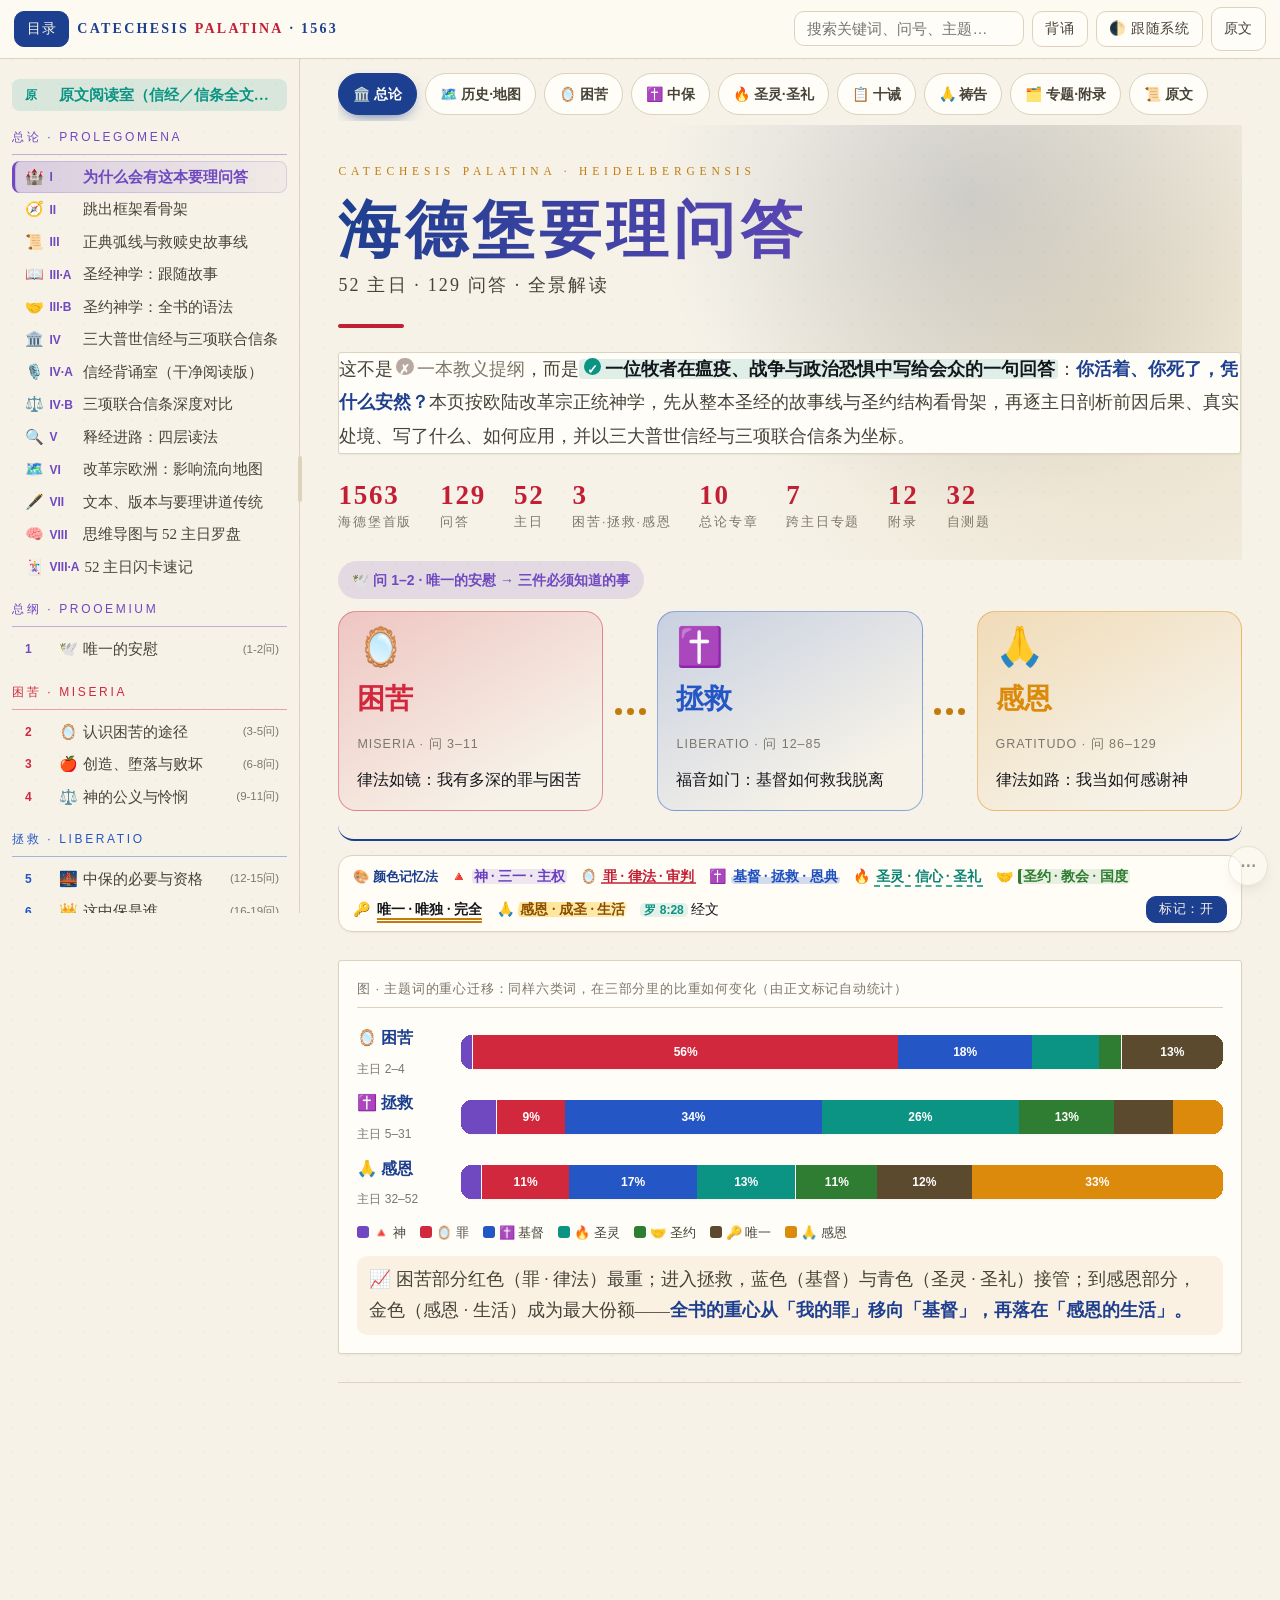
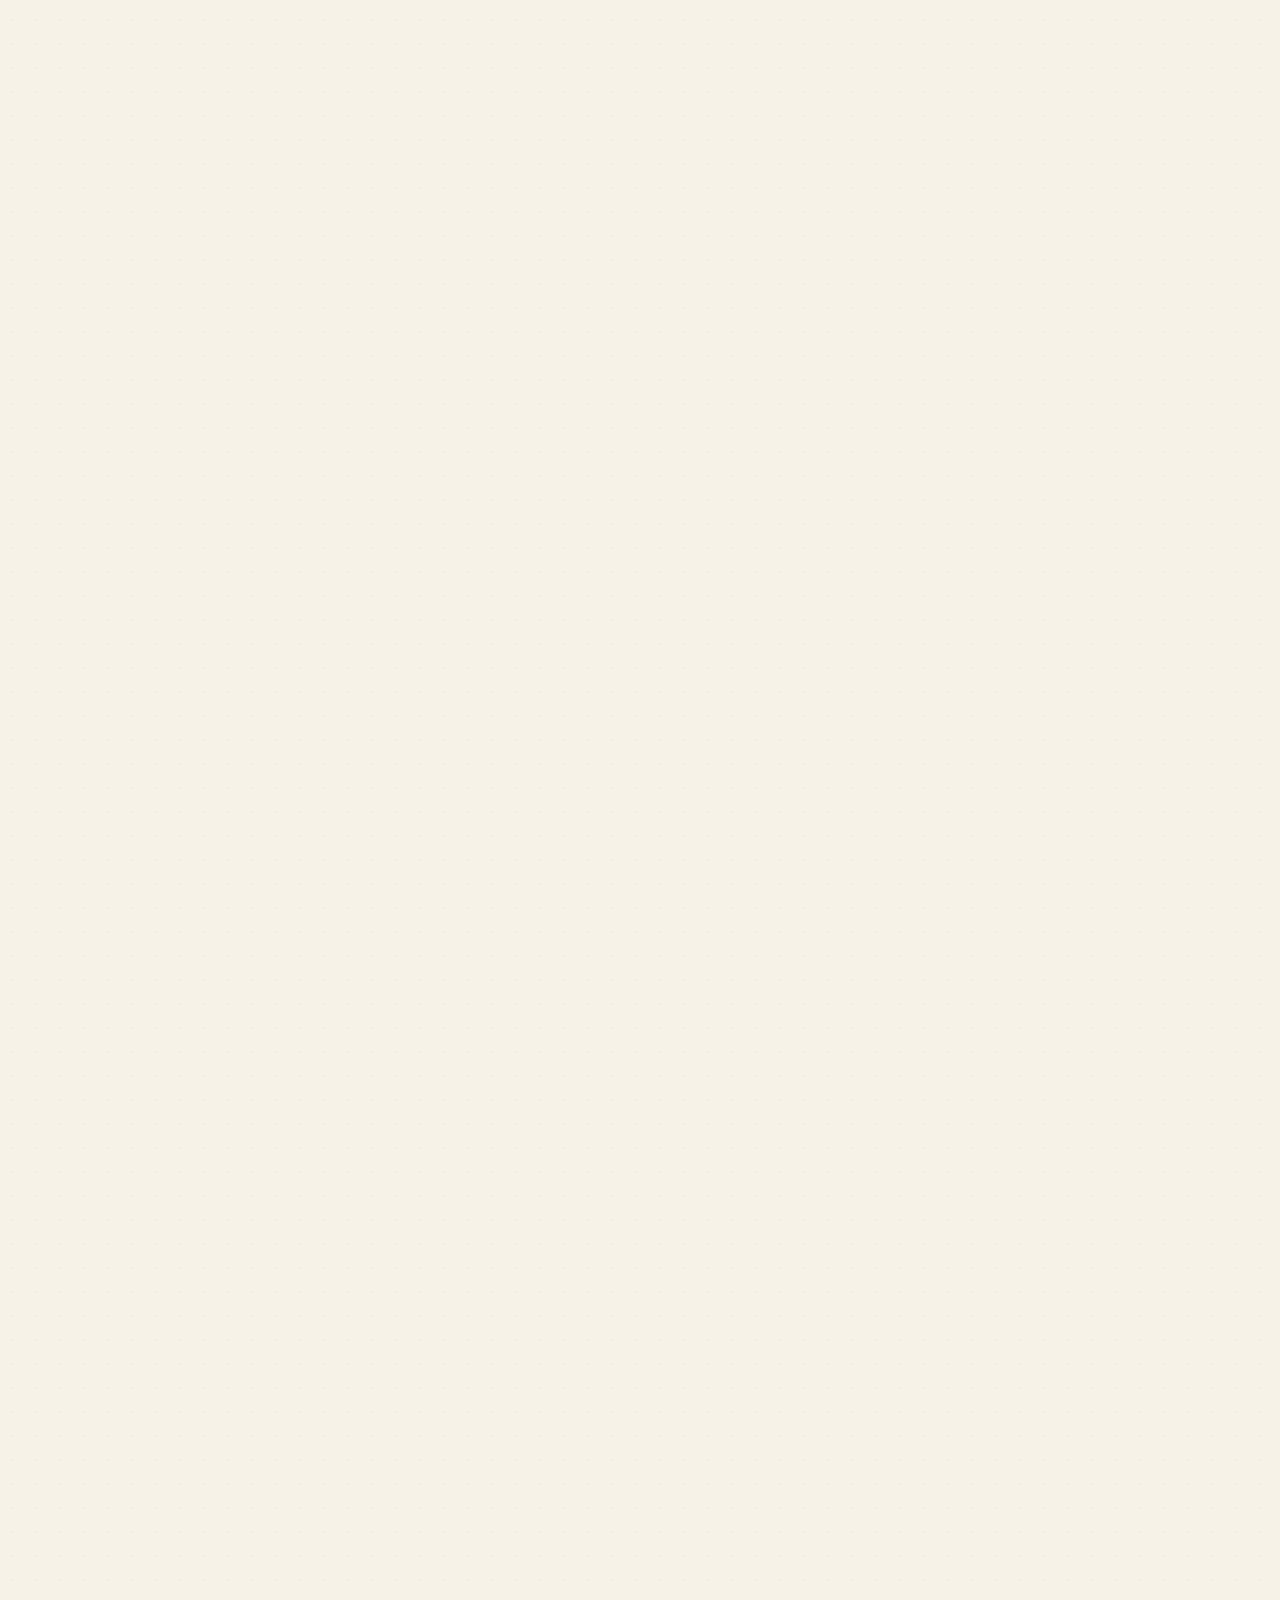
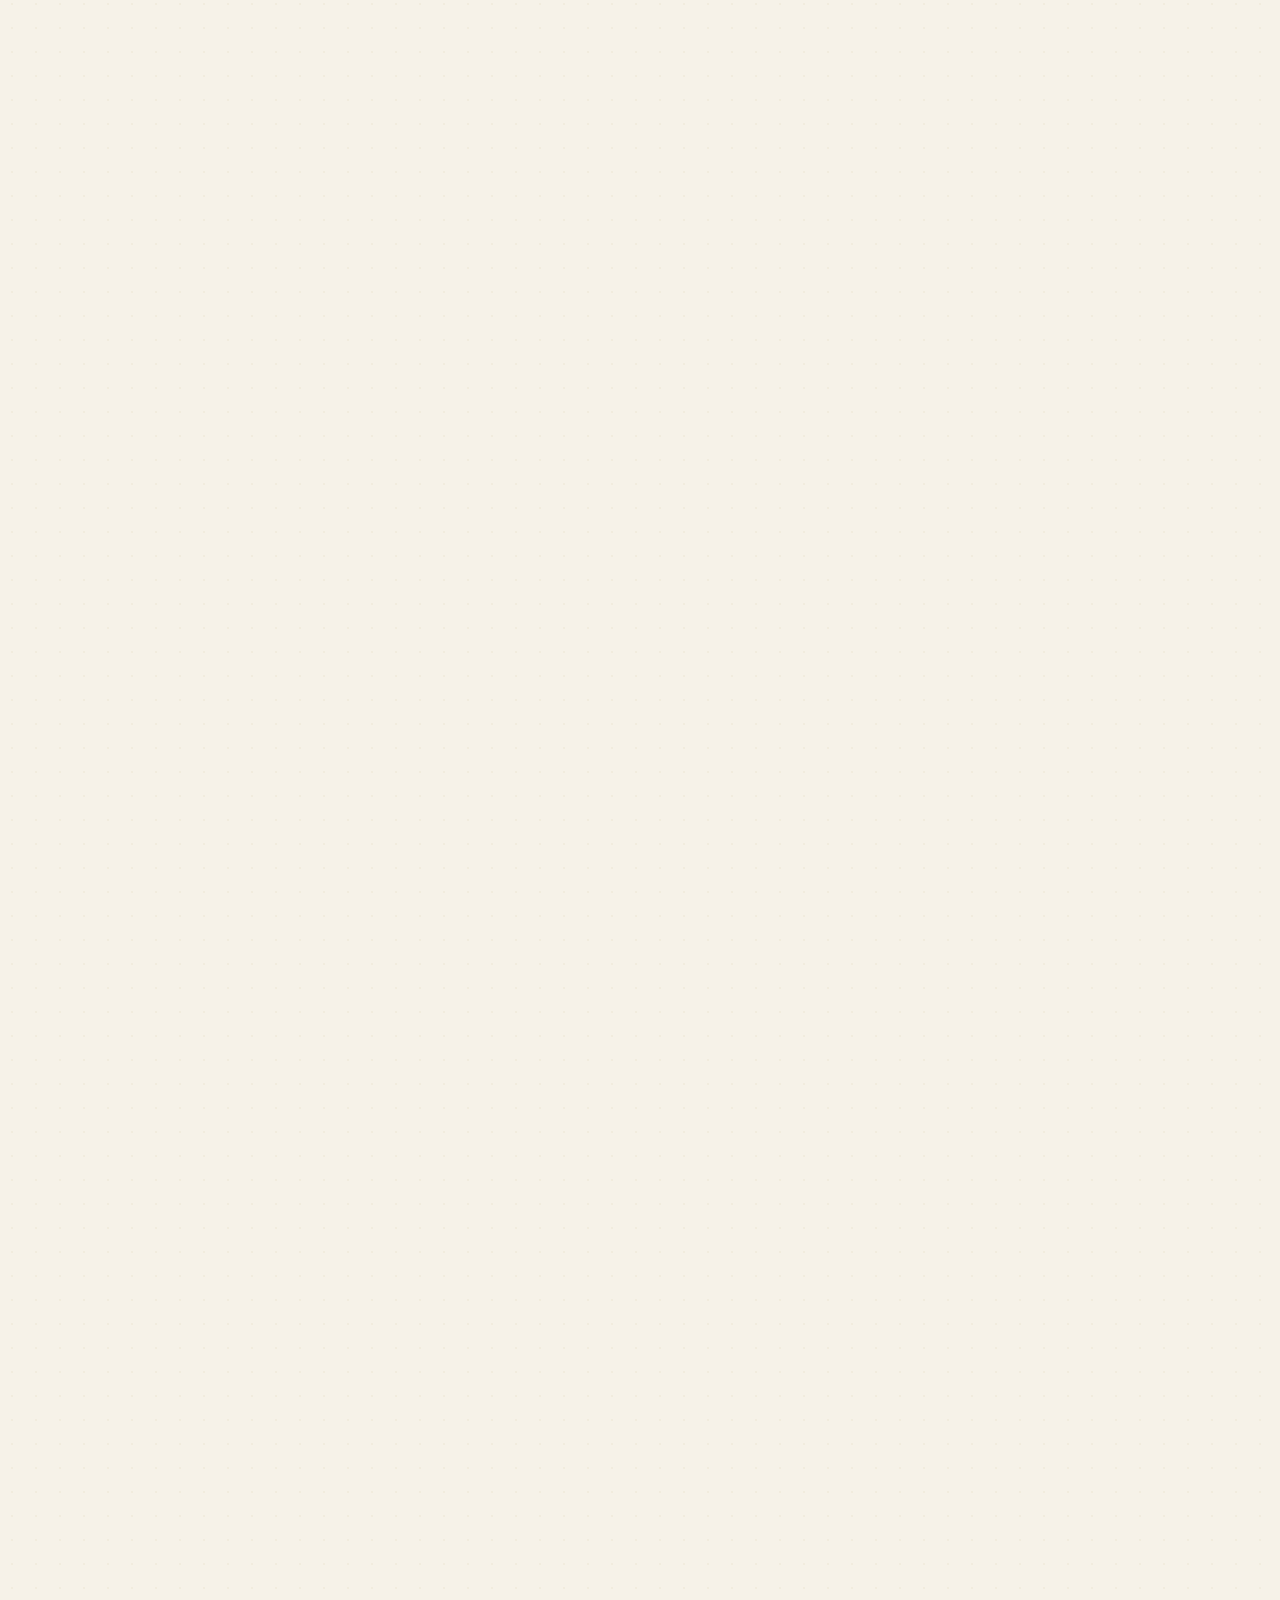
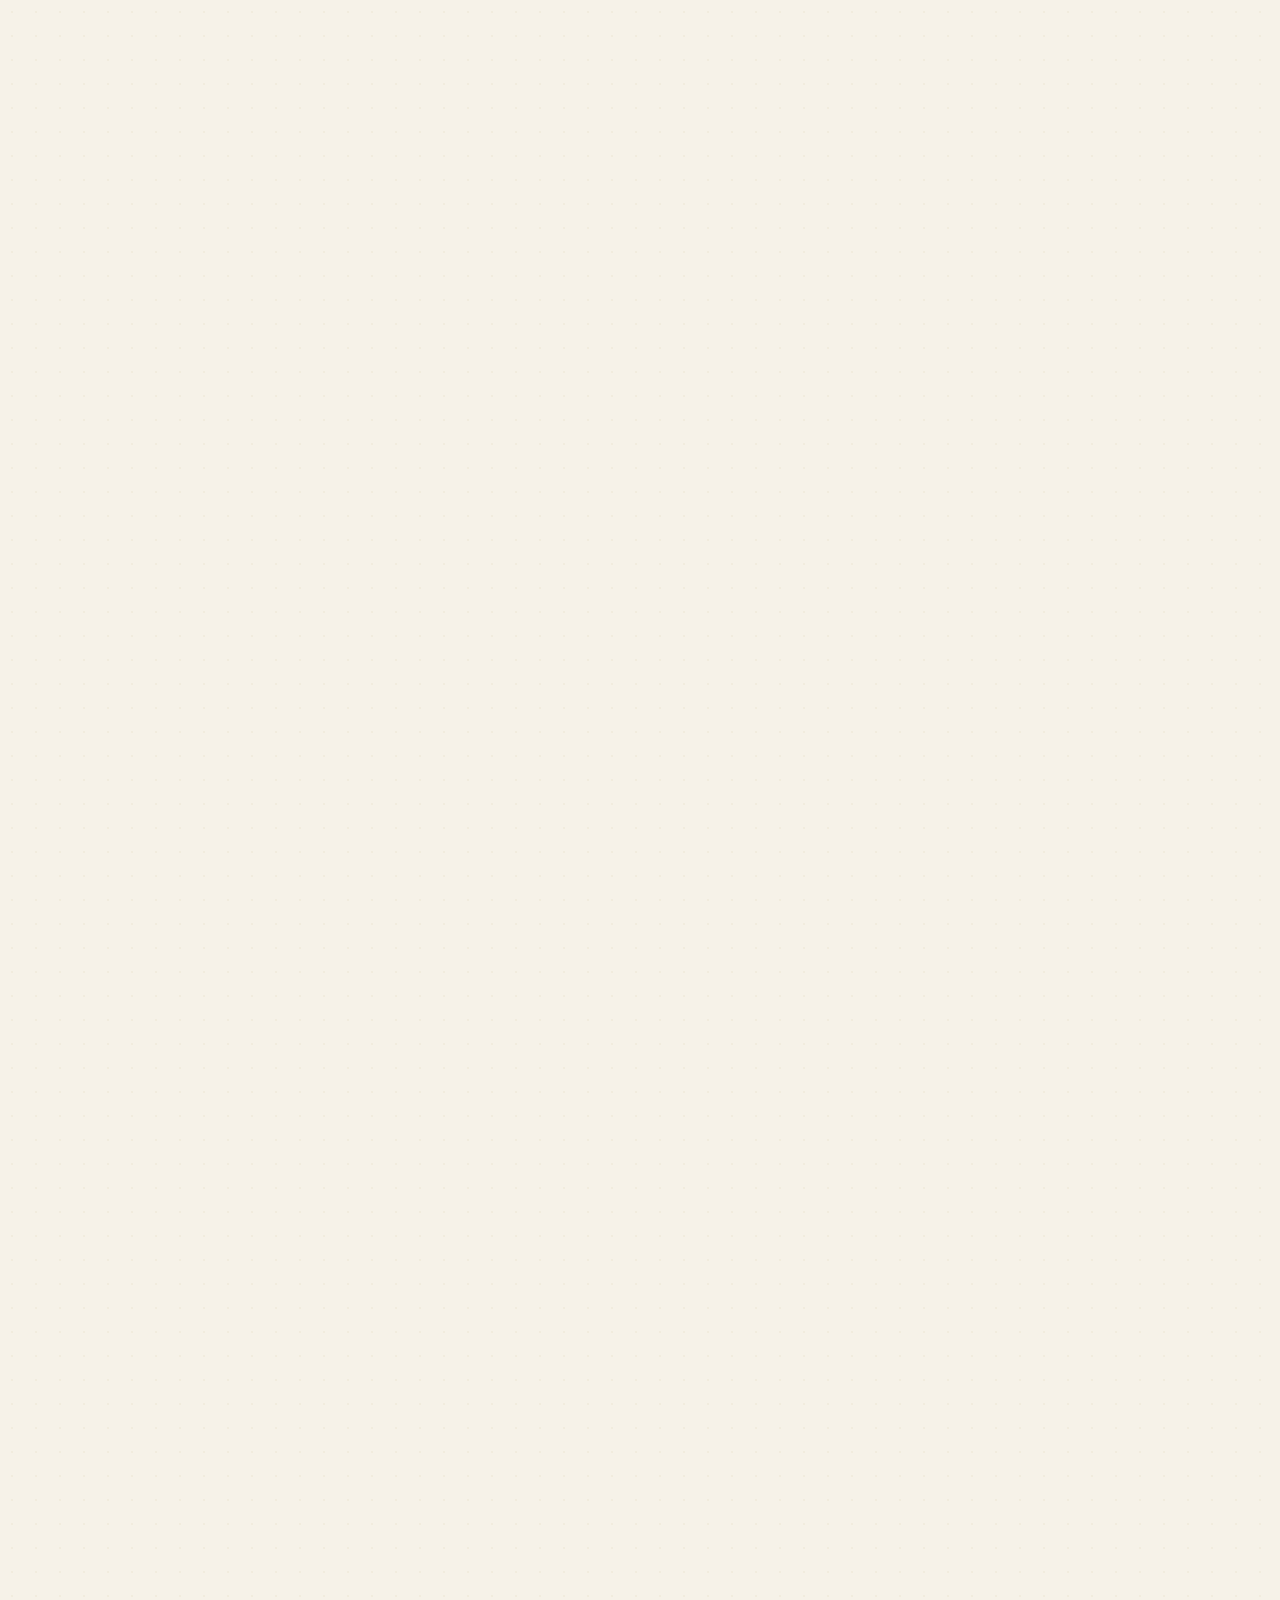
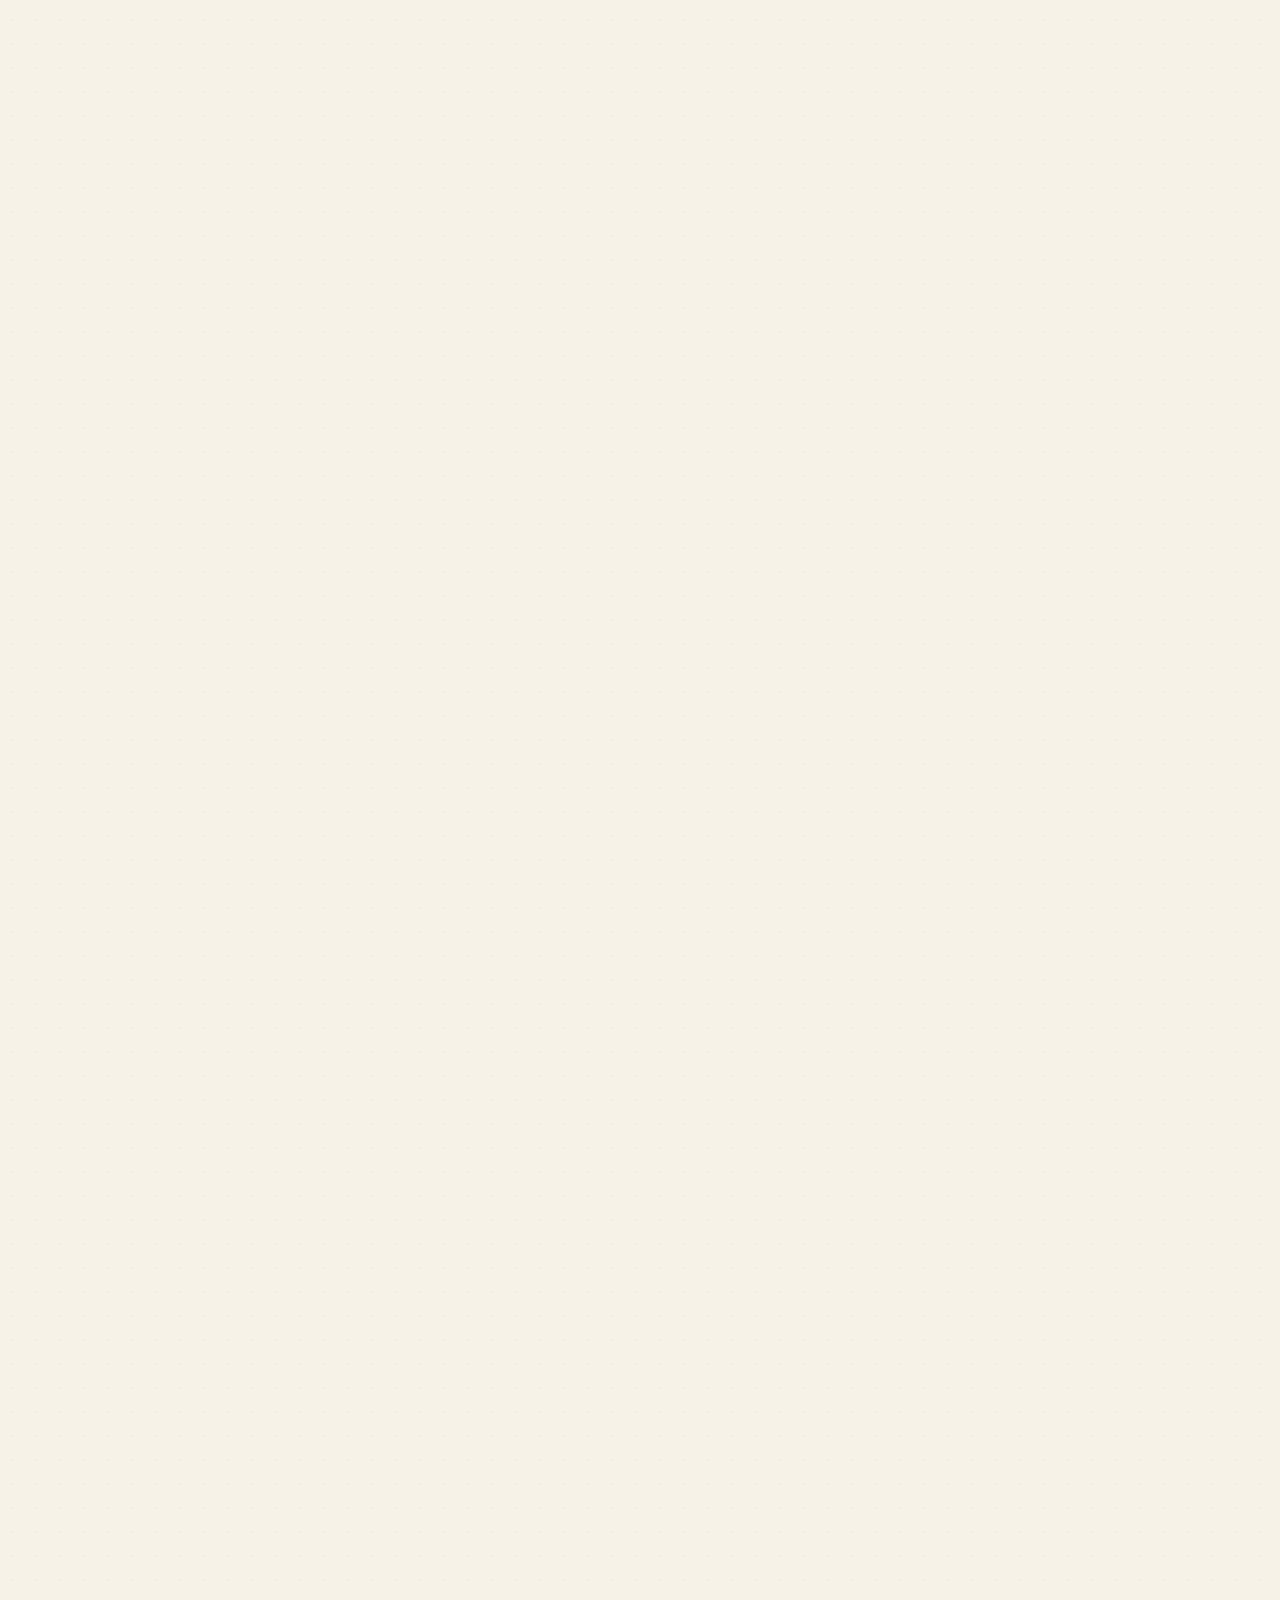
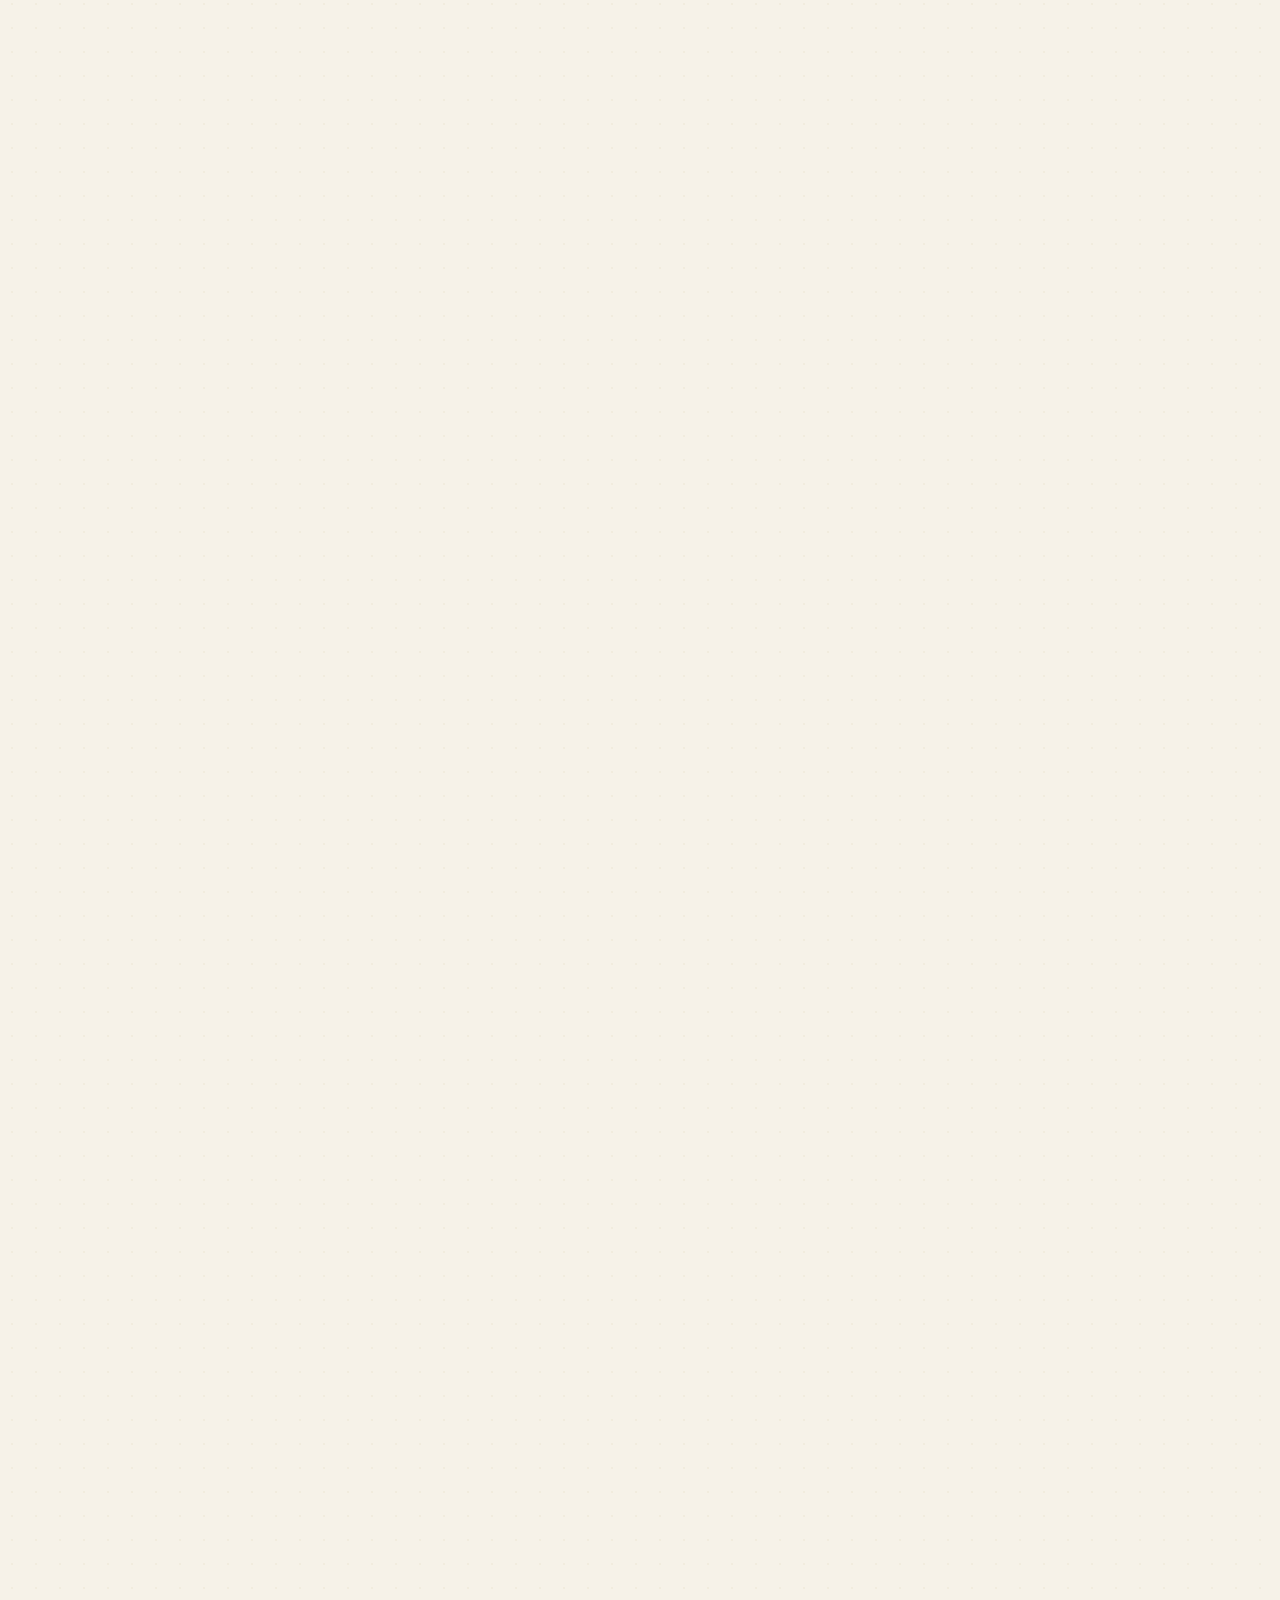
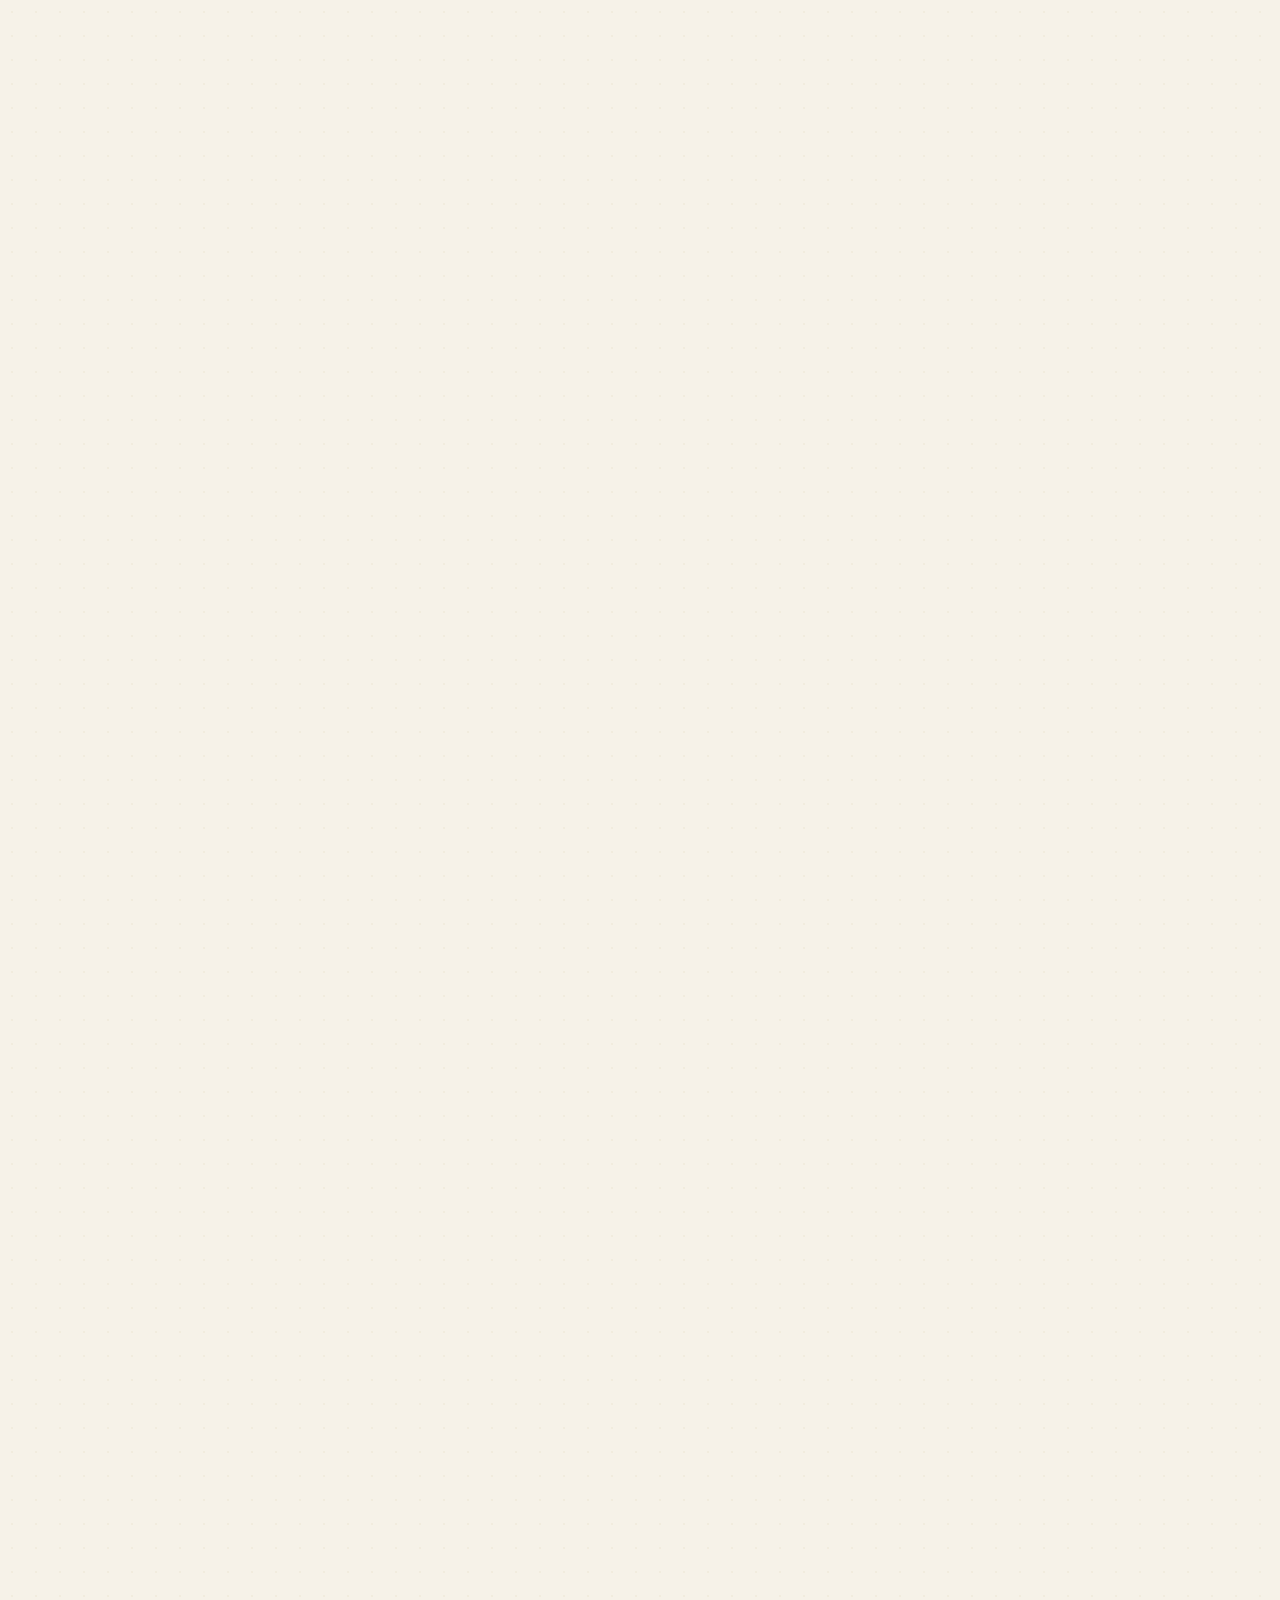
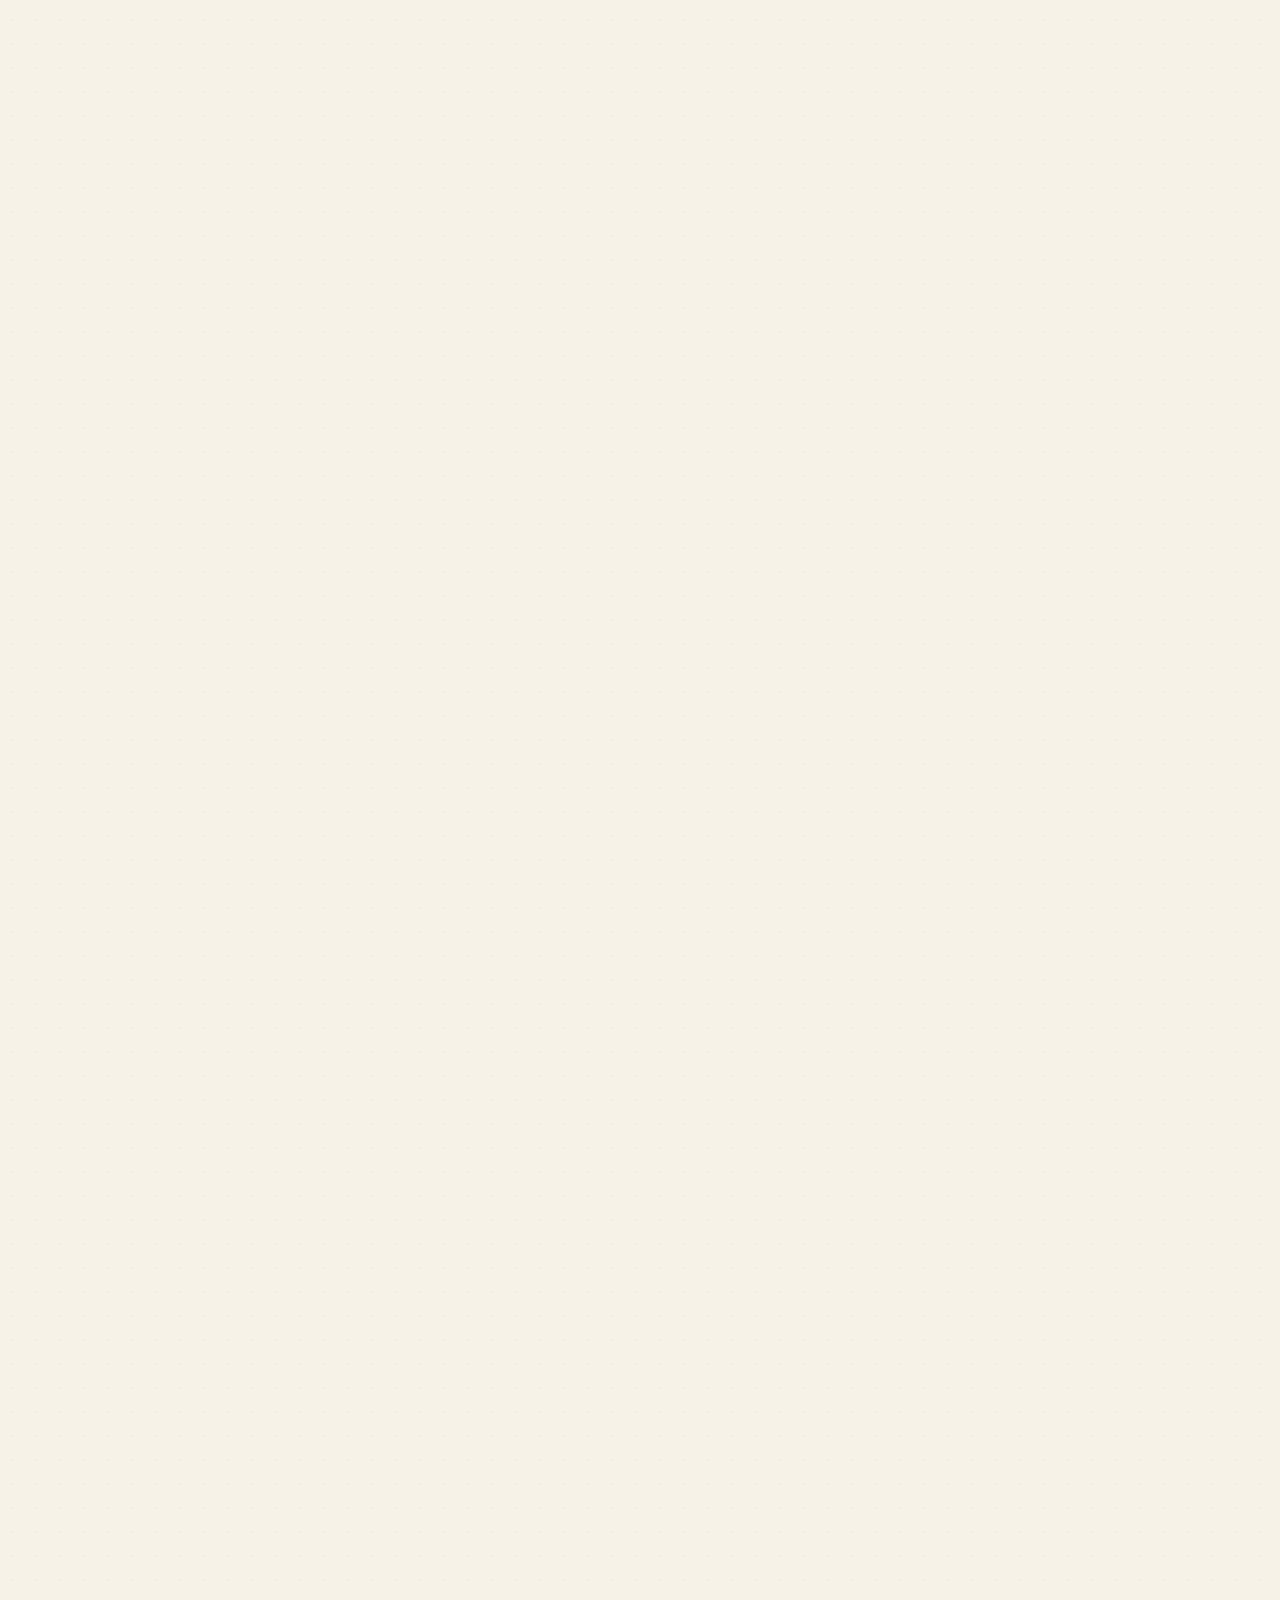
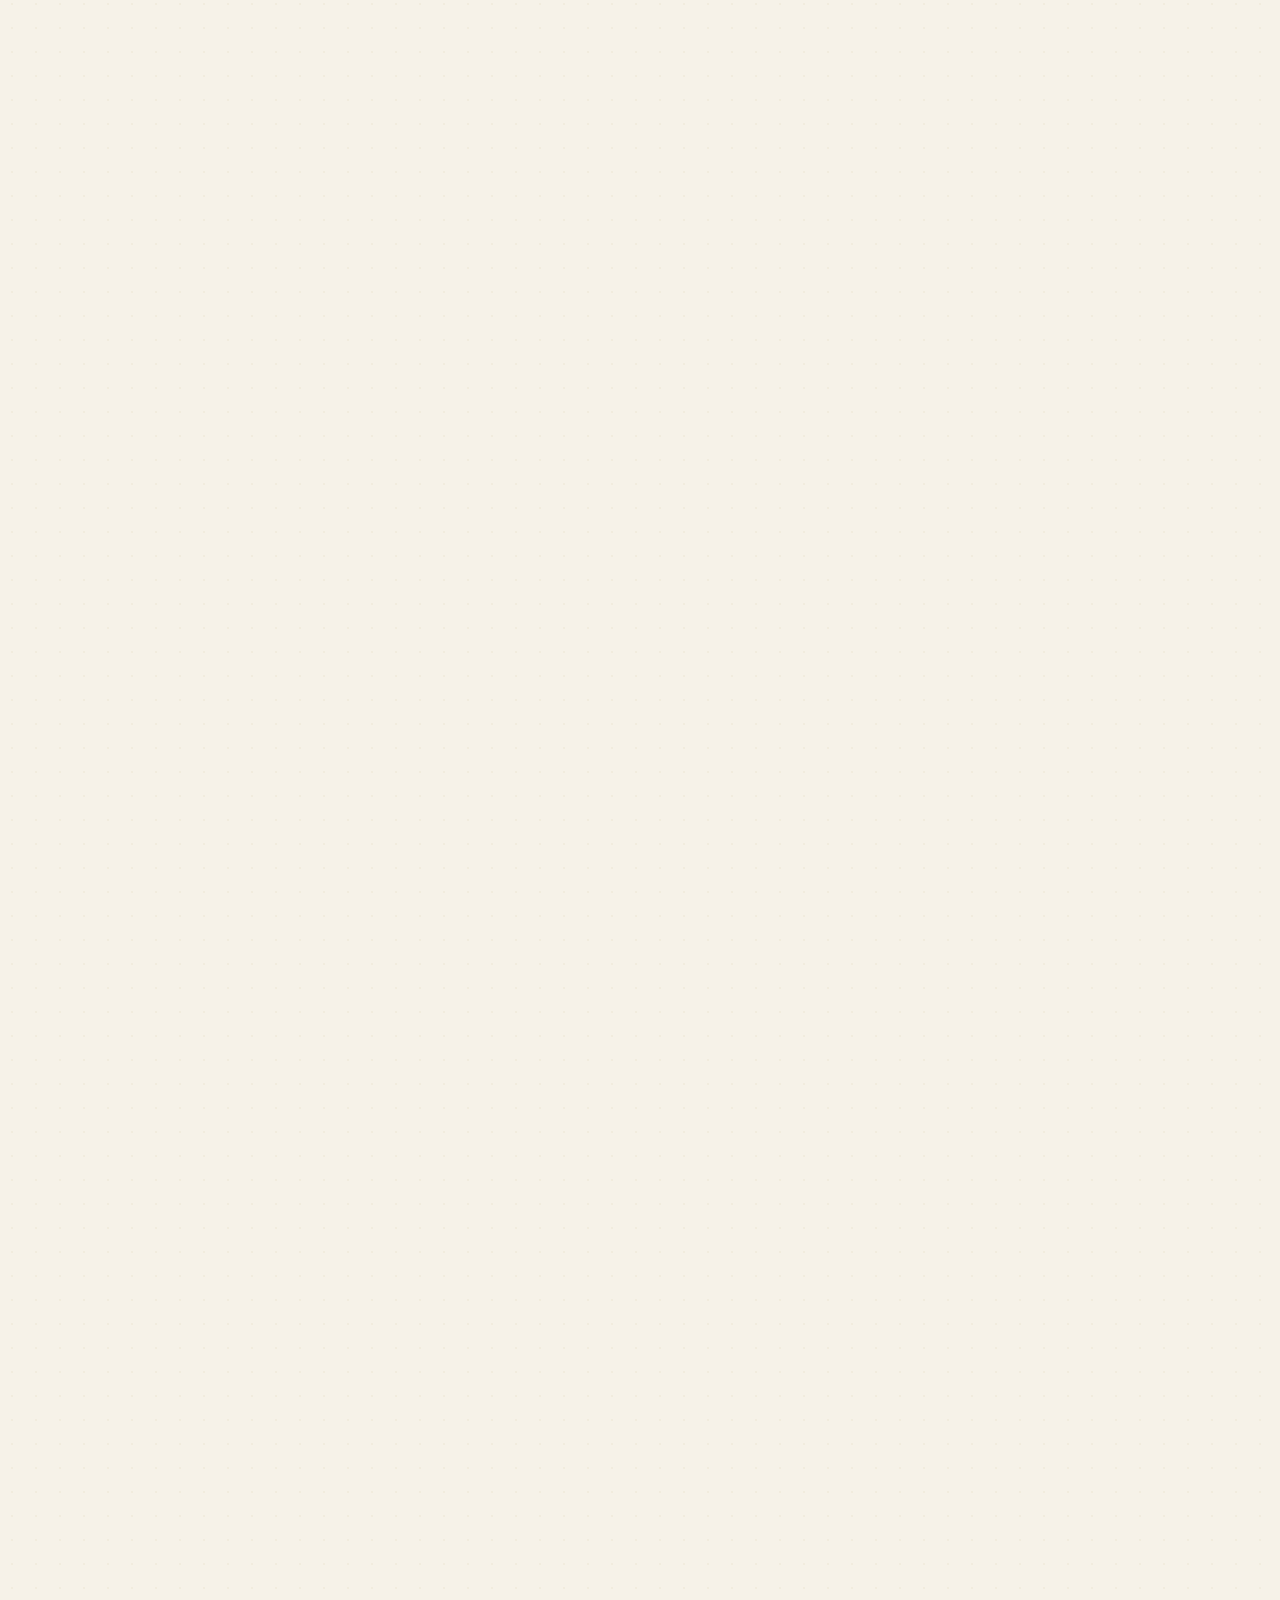
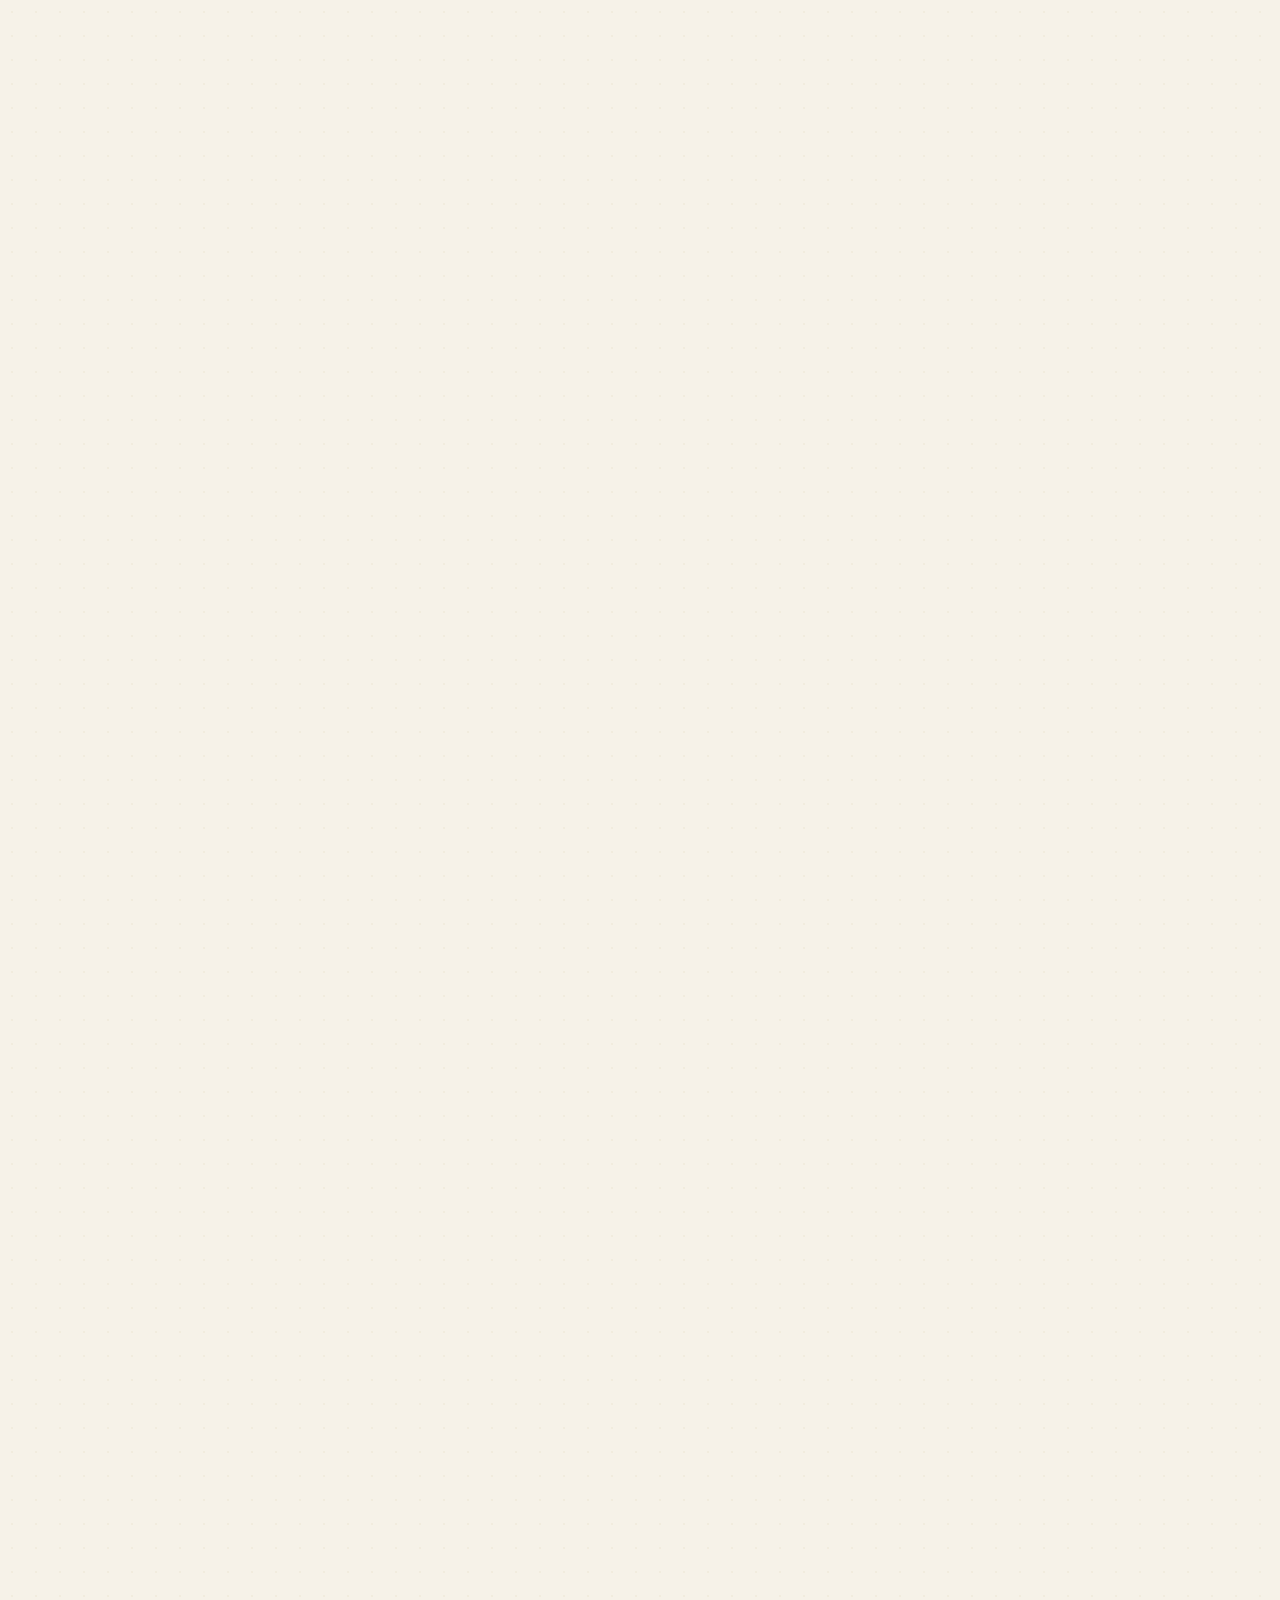
<file: index.html>
<!DOCTYPE html><html lang="zh-Hans"><head><meta charset="utf-8"><meta name="viewport" content="width=device-width,initial-scale=1,viewport-fit=cover"><meta name="theme-color" content="#1F3864"><title>总论 · 圣经全景与历史 · 海德堡要理问答 52 主日</title><meta name="description" content="海德堡要理问答 129 问 52 主日全景解读：时间线、救赎史故事线、圣经神学、圣约神学、三大普世信经与三项联合信条、地图、思维导图、流程图与背诵系统。"><link rel="icon" href="data:image/svg+xml,%3Csvg xmlns=%27http://www.w3.org/2000/svg%27 viewBox=%270 0 32 32%27%3E%3Crect width=%2732%27 height=%2732%27 fill=%27%231F3864%27/%3E%3Ctext x=%2716%27 y=%2723%27 font-size=%2720%27 text-anchor=%27middle%27 fill=%27%23F6F2E8%27%3EH%3C/text%3E%3C/svg%3E"><script>if("IntersectionObserver" in window)document.documentElement.classList.add("io")</script><link rel="stylesheet" href="assets/site.css"><script type="speculationrules">{"prerender": [{"where": {"href_matches": "/*"}, "eagerness": "moderate"}], "prefetch": [{"urls": ["history.html", "p1-misery.html", "p2-christ.html", "p3-spirit.html", "p4-law.html", "p5-prayer.html", "topics.html", "texts.html"], "eagerness": "eager"}]}</script></head><body><svg width="0" height="0" style="position:absolute" aria-hidden="true"><symbol id="i-book" viewBox="0 0 24 24" fill="none" stroke="currentColor" stroke-width="1.8" stroke-linecap="round" stroke-linejoin="round"><path d="M4 4h7a3 3 0 0 1 3 3v13a2 2 0 0 0-2-2H4z"/><path d="M20 4h-6a3 3 0 0 0-3 3v13a2 2 0 0 1 2-2h7z"/></symbol><symbol id="i-cross" viewBox="0 0 24 24" fill="none" stroke="currentColor" stroke-width="1.8" stroke-linecap="round" stroke-linejoin="round"><path d="M12 2v20M5 8h14"/></symbol><symbol id="i-core" viewBox="0 0 24 24" fill="none" stroke="currentColor" stroke-width="1.8" stroke-linecap="round" stroke-linejoin="round"><circle cx="12" cy="12" r="9"/><circle cx="12" cy="12" r="4"/><circle cx="12" cy="12" r="1" fill="currentColor"/></symbol><symbol id="i-flow" viewBox="0 0 24 24" fill="none" stroke="currentColor" stroke-width="1.8" stroke-linecap="round" stroke-linejoin="round"><path d="M5 12h14M13 6l6 6-6 6"/></symbol><symbol id="i-scroll" viewBox="0 0 24 24" fill="none" stroke="currentColor" stroke-width="1.8" stroke-linecap="round" stroke-linejoin="round"><path d="M8 3h11v15a3 3 0 0 1-3 3H6a3 3 0 0 1-3-3V6h5"/><path d="M8 3v13"/></symbol><symbol id="i-lang" viewBox="0 0 24 24" fill="none" stroke="currentColor" stroke-width="1.8" stroke-linecap="round" stroke-linejoin="round"><path d="M4 5h9M8.5 3v2M6 5c1 4 4 7 7 8M11 5c-1 4-4 7-7 8"/><path d="M14 21l4-9 4 9M15.5 18h5"/></symbol><symbol id="i-globe" viewBox="0 0 24 24" fill="none" stroke="currentColor" stroke-width="1.8" stroke-linecap="round" stroke-linejoin="round"><circle cx="12" cy="12" r="9"/><path d="M3 12h18M12 3a14 14 0 0 1 0 18M12 3a14 14 0 0 0 0 18"/></symbol><symbol id="i-brain" viewBox="0 0 24 24" fill="none" stroke="currentColor" stroke-width="1.8" stroke-linecap="round" stroke-linejoin="round"><path d="M9 4a3 3 0 0 0-3 3 3 3 0 0 0-2 5 3 3 0 0 0 2 5 3 3 0 0 0 3 3h1V4z"/><path d="M15 4a3 3 0 0 1 3 3 3 3 0 0 1 2 5 3 3 0 0 1-2 5 3 3 0 0 1-3 3h-1V4z"/></symbol><symbol id="i-arc" viewBox="0 0 24 24" fill="none" stroke="currentColor" stroke-width="1.8" stroke-linecap="round" stroke-linejoin="round"><path d="M3 18c4-12 14-12 18 0"/><circle cx="3" cy="18" r="1.5"/><circle cx="21" cy="18" r="1.5"/></symbol><symbol id="i-eye" viewBox="0 0 24 24" fill="none" stroke="currentColor" stroke-width="1.8" stroke-linecap="round" stroke-linejoin="round"><path d="M2 12s4-7 10-7 10 7 10 7-4 7-10 7S2 12 2 12z"/><circle cx="12" cy="12" r="3"/></symbol><symbol id="i-link" viewBox="0 0 24 24" fill="none" stroke="currentColor" stroke-width="1.8" stroke-linecap="round" stroke-linejoin="round"><path d="M10 14a4 4 0 0 0 6 0l3-3a4 4 0 0 0-6-6l-1 1"/><path d="M14 10a4 4 0 0 0-6 0l-3 3a4 4 0 0 0 6 6l1-1"/></symbol><symbol id="i-alert" viewBox="0 0 24 24" fill="none" stroke="currentColor" stroke-width="1.8" stroke-linecap="round" stroke-linejoin="round"><path d="M12 3l10 18H2z"/><path d="M12 10v5M12 18v.5"/></symbol><symbol id="i-key" viewBox="0 0 24 24" fill="none" stroke="currentColor" stroke-width="1.8" stroke-linecap="round" stroke-linejoin="round"><circle cx="8" cy="15" r="4"/><path d="M11 12l9-9M17 6l3 3"/></symbol><symbol id="i-map" viewBox="0 0 24 24" fill="none" stroke="currentColor" stroke-width="1.8" stroke-linecap="round" stroke-linejoin="round"><path d="M12 21s-7-6-7-12a7 7 0 0 1 14 0c0 6-7 12-7 12z"/><circle cx="12" cy="9" r="2.5"/></symbol><symbol id="i-clock" viewBox="0 0 24 24" fill="none" stroke="currentColor" stroke-width="1.8" stroke-linecap="round" stroke-linejoin="round"><circle cx="12" cy="12" r="9"/><path d="M12 7v5l3 2"/></symbol><symbol id="i-mic" viewBox="0 0 24 24" fill="none" stroke="currentColor" stroke-width="1.8" stroke-linecap="round" stroke-linejoin="round"><rect x="9" y="3" width="6" height="11" rx="3"/><path d="M5 11a7 7 0 0 0 14 0M12 18v3"/></symbol><symbol id="i-layers" viewBox="0 0 24 24" fill="none" stroke="currentColor" stroke-width="1.8" stroke-linecap="round" stroke-linejoin="round"><path d="M12 3l9 5-9 5-9-5z"/><path d="M3 13l9 5 9-5"/></symbol><symbol id="i-chev" viewBox="0 0 24 24" fill="none" stroke="currentColor" stroke-width="1.8" stroke-linecap="round" stroke-linejoin="round"><path d="M6 9l6 6 6-6"/></symbol></svg><div id="prog"></div><div class="topbar"><div class="tb"><button class="btn on" id="tocBtn" title="显示／隐藏目录">目录</button><div class="brand">CATECHESIS <b>PALATINA</b> · 1563</div><div class="sp"></div><div class="tbs"><input id="q" type="search" placeholder="搜索关键词、问号、主题…" aria-label="搜索"></div><button class="btn" id="drillBtn" title="遮盖答案，点按逐问自测">背诵</button><button class="btn" id="themeBtn" title="明／暗／跟随系统">主题</button><a class="btn" href="texts.html" title="信经与信条全文（ccifellowship.org 原文）">原文</a></div></div><div class="scrim"></div><div class="shell"><nav class="side"><div class="toc"><a class="toc-src" href="texts.html"><span class="no">原</span>原文阅读室（信经／信条全文）↗</a><div class="toc-h">总论 · PROLEGOMENA</div><a href="#intro-why"><span class="emo">🏰</span><span class="no">I</span>为什么会有这本要理问答</a><a href="#intro-frame"><span class="emo">🧭</span><span class="no">II</span>跳出框架看骨架</a><a href="#intro-canon"><span class="emo">📜</span><span class="no">III</span>正典弧线与救赎史故事线</a><a href="#bt-canon"><span class="emo">📖</span><span class="no">III·A</span>圣经神学：跟随故事</a><a href="#bt-cov"><span class="emo">🤝</span><span class="no">III·B</span>圣约神学：全书的语法</a><a href="#intro-compare"><span class="emo">🏛️</span><span class="no">IV</span>三大普世信经与三项联合信条</a><a href="#creed-reader"><span class="emo">🎙️</span><span class="no">IV·A</span>信经背诵室（干净阅读版）</a><a href="#forms-cmp"><span class="emo">⚖️</span><span class="no">IV·B</span>三项联合信条深度对比</a><a href="#intro-method"><span class="emo">🔍</span><span class="no">V</span>释经进路：四层读法</a><a href="#intro-map"><span class="emo">🗺️</span><span class="no">VI</span>改革宗欧洲：影响流向地图</a><a href="#intro-text"><span class="emo">🖋️</span><span class="no">VII</span>文本、版本与要理讲道传统</a><a href="#compass"><span class="emo">🧠</span><span class="no">VIII</span>思维导图与 52 主日罗盘</a><a href="#flash"><span class="emo">🃏</span><span class="no">VIII·A</span>52 主日闪卡速记</a><div class="toc-h">总纲 · PROOEMIUM</div><a href="p1-misery.html#ld1" data-n="1"><span class="no">1</span><span class="emo">🕊️</span>唯一的安慰<span class="qr">(1-2问)</span></a><div class="toc-h">困苦 · MISERIA</div><a href="p1-misery.html#ld2" data-n="2"><span class="no">2</span><span class="emo">🪞</span>认识困苦的途径<span class="qr">(3-5问)</span></a><a href="p1-misery.html#ld3" data-n="3"><span class="no">3</span><span class="emo">🍎</span>创造、堕落与败坏<span class="qr">(6-8问)</span></a><a href="p1-misery.html#ld4" data-n="4"><span class="no">4</span><span class="emo">⚖️</span>神的公义与怜悯<span class="qr">(9-11问)</span></a><div class="toc-h">拯救 · LIBERATIO</div><a href="p2-christ.html#ld5" data-n="5"><span class="no">5</span><span class="emo">🌉</span>中保的必要与资格<span class="qr">(12-15问)</span></a><a href="p2-christ.html#ld6" data-n="6"><span class="no">6</span><span class="emo">👑</span>这中保是谁<span class="qr">(16-19问)</span></a><a href="p2-christ.html#ld7" data-n="7"><span class="no">7</span><span class="emo">🔑</span>真信心与使徒信经<span class="qr">(20-23问)</span></a><a href="p2-christ.html#ld8" data-n="8"><span class="no">8</span><span class="emo">🔺</span>三位一体<span class="qr">(24-25问)</span></a><a href="p2-christ.html#ld9" data-n="9"><span class="no">9</span><span class="emo">🌍</span>圣父与创造<span class="qr">(26问)</span></a><a href="p2-christ.html#ld10" data-n="10"><span class="no">10</span><span class="emo">🌧️</span>神的护理<span class="qr">(27-28问)</span></a><a href="p2-christ.html#ld11" data-n="11"><span class="no">11</span><span class="emo">✝️</span>耶稣这名<span class="qr">(29-30问)</span></a><a href="p2-christ.html#ld12" data-n="12"><span class="no">12</span><span class="emo">🫒</span>基督三职与信徒的受膏<span class="qr">(31-32问)</span></a><a href="p2-christ.html#ld13" data-n="13"><span class="no">13</span><span class="emo">👶</span>独生子与我们的主<span class="qr">(33-34问)</span></a><a href="p2-christ.html#ld14" data-n="14"><span class="no">14</span><span class="emo">🌟</span>道成肉身<span class="qr">(35-36问)</span></a><a href="p2-christ.html#ld15" data-n="15"><span class="no">15</span><span class="emo">🩸</span>受苦、彼拉多与十字架<span class="qr">(37-39问)</span></a><a href="p2-christ.html#ld16" data-n="16"><span class="no">16</span><span class="emo">⚰️</span>死、埋葬与降在阴间<span class="qr">(40-44问)</span></a><a href="p2-christ.html#ld17" data-n="17"><span class="no">17</span><span class="emo">🌅</span>复活<span class="qr">(45问)</span></a><a href="p2-christ.html#ld18" data-n="18"><span class="no">18</span><span class="emo">☁️</span>升天与「加尔文之外」<span class="qr">(46-49问)</span></a><a href="p2-christ.html#ld19" data-n="19"><span class="no">19</span><span class="emo">⚖️</span>坐在右边与再来审判<span class="qr">(50-52问)</span></a><a href="p3-spirit.html#ld20" data-n="20"><span class="no">20</span><span class="emo">🔥</span>圣灵<span class="qr">(53问)</span></a><a href="p3-spirit.html#ld21" data-n="21"><span class="no">21</span><span class="emo">⛪</span>教会、相通与赦罪<span class="qr">(54-56问)</span></a><a href="p3-spirit.html#ld22" data-n="22"><span class="no">22</span><span class="emo">🌱</span>身体复活与永生<span class="qr">(57-58问)</span></a><a href="p3-spirit.html#ld23" data-n="23"><span class="no">23</span><span class="emo">🧥</span>因信称义<span class="qr">(59-61问)</span></a><a href="p3-spirit.html#ld24" data-n="24"><span class="no">24</span><span class="emo">🍇</span>善行与功德<span class="qr">(62-64问)</span></a><a href="p3-spirit.html#ld25" data-n="25"><span class="no">25</span><span class="emo">📖</span>圣道、圣礼与信心的来源<span class="qr">(65-68问)</span></a><a href="p3-spirit.html#ld26" data-n="26"><span class="no">26</span><span class="emo">💧</span>洗礼<span class="qr">(69-71问)</span></a><a href="p3-spirit.html#ld27" data-n="27"><span class="no">27</span><span class="emo">👪</span>婴儿洗<span class="qr">(72-74问)</span></a><a href="p3-spirit.html#ld28" data-n="28"><span class="no">28</span><span class="emo">🍞</span>圣餐<span class="qr">(75-77问)</span></a><a href="p3-spirit.html#ld29" data-n="29"><span class="no">29</span><span class="emo">🍷</span>反变质说<span class="qr">(78-79问)</span></a><a href="p3-spirit.html#ld30" data-n="30"><span class="no">30</span><span class="emo">🚫</span>弥撒、圣餐的界限<span class="qr">(80-82问)</span></a><a href="p3-spirit.html#ld31" data-n="31"><span class="no">31</span><span class="emo">🗝️</span>天国的钥匙<span class="qr">(83-85问)</span></a><div class="toc-h">感恩 · GRATITUDO</div><a href="p4-law.html#ld32" data-n="32"><span class="no">32</span><span class="emo">🌳</span>我们为何仍要行善<span class="qr">(86-87问)</span></a><a href="p4-law.html#ld33" data-n="33"><span class="no">33</span><span class="emo">🔄</span>真悔改与善行的定义<span class="qr">(88-91问)</span></a><a href="p4-law.html#ld34" data-n="34"><span class="no">34</span><span class="emo">1️⃣</span>十诫与第一诫<span class="qr">(92-95问)</span></a><a href="p4-law.html#ld35" data-n="35"><span class="no">35</span><span class="emo">🖼️</span>第二诫：敬拜的方式<span class="qr">(96-98问)</span></a><a href="p4-law.html#ld36" data-n="36"><span class="no">36</span><span class="emo">🗣️</span>第三诫：神的名<span class="qr">(99-100问)</span></a><a href="p4-law.html#ld37" data-n="37"><span class="no">37</span><span class="emo">✋</span>合乎圣经的起誓<span class="qr">(101-102问)</span></a><a href="p4-law.html#ld38" data-n="38"><span class="no">38</span><span class="emo">🕯️</span>第四诫：安息日与主日<span class="qr">(103问)</span></a><a href="p4-law.html#ld39" data-n="39"><span class="no">39</span><span class="emo">👨‍👩‍👧</span>第五诫：权柄<span class="qr">(104问)</span></a><a href="p4-law.html#ld40" data-n="40"><span class="no">40</span><span class="emo">🛡️</span>第六诫：生命<span class="qr">(105-107问)</span></a><a href="p4-law.html#ld41" data-n="41"><span class="no">41</span><span class="emo">💍</span>第七诫：贞洁<span class="qr">(108-109问)</span></a><a href="p4-law.html#ld42" data-n="42"><span class="no">42</span><span class="emo">🤲</span>第八诫：财产<span class="qr">(110-111问)</span></a><a href="p4-law.html#ld43" data-n="43"><span class="no">43</span><span class="emo">🗨️</span>第九诫：真理<span class="qr">(112问)</span></a><a href="p4-law.html#ld44" data-n="44"><span class="no">44</span><span class="emo">❤️</span>第十诫与律法的严格<span class="qr">(113-115问)</span></a><a href="p5-prayer.html#ld45" data-n="45"><span class="no">45</span><span class="emo">🙏</span>祷告的必要与要素<span class="qr">(116-119问)</span></a><a href="p5-prayer.html#ld46" data-n="46"><span class="no">46</span><span class="emo">👨‍👦</span>我们在天上的父<span class="qr">(120-121问)</span></a><a href="p5-prayer.html#ld47" data-n="47"><span class="no">47</span><span class="emo">✨</span>第一求：尊名为圣<span class="qr">(122问)</span></a><a href="p5-prayer.html#ld48" data-n="48"><span class="no">48</span><span class="emo">🏰</span>第二求：愿你的国降临<span class="qr">(123问)</span></a><a href="p5-prayer.html#ld49" data-n="49"><span class="no">49</span><span class="emo">🎯</span>第三求：愿你的旨意成就<span class="qr">(124问)</span></a><a href="p5-prayer.html#ld50" data-n="50"><span class="no">50</span><span class="emo">🥖</span>第四求：日用的饮食<span class="qr">(125问)</span></a><a href="p5-prayer.html#ld51" data-n="51"><span class="no">51</span><span class="emo">🧾</span>第五求：免我们的债<span class="qr">(126问)</span></a><a href="p5-prayer.html#ld52" data-n="52"><span class="no">52</span><span class="emo">🗡️</span>第六求、颂赞与阿们<span class="qr">(127-129问)</span></a><div class="toc-h">历史 · 地图 · 文化</div><a href="history.html#hist-intro"><span class="no">史</span>一部要理诞生的现场</a><a href="history.html#hist-map"><span class="no">图</span>互动时间线 × 真实地图</a><a href="history.html#hist-rhine"><span class="no">河</span>莱茵走廊示意图</a><a href="history.html#hist-world"><span class="no">世</span>全球传播地图</a><a href="history.html#hist-culture"><span class="no">文</span>文化区域对照</a><div class="toc-h">跨主日专题 · TOPICA</div><a href="topics.html#tp-assurance"><span class="no">一</span>确据</a><a href="topics.html#tp-chalcedon"><span class="no">二</span>基督论的四条边界</a><a href="topics.html#tp-supper"><span class="no">三</span>圣餐论战一百年</a><a href="topics.html#tp-lawgospel"><span class="no">四</span>律法与福音</a><a href="topics.html#tp-election"><span class="no">五</span>预定论</a><a href="topics.html#tp-worship"><span class="no">六</span>敬拜的规范原则</a><a href="topics.html#tp-german"><span class="no">七</span>德文钥词六则</a><div class="toc-h">结语 · CONCLUSIO</div><a href="topics.html#closure"><span class="emo">♾️</span><span class="no">·</span>三重闭环</a><div class="toc-h">附录 · APPENDIX</div><a href="topics.html#ap-munus"><span class="emo">👑</span><span class="no">A</span>基督三职</a><a href="topics.html#ap-ordo"><span class="emo">⛓️</span><span class="no">B</span>救恩次序与动态链</a><a href="topics.html#ap-sac"><span class="emo">🍞</span><span class="no">C</span>圣餐四立场</a><a href="topics.html#ap-dec"><span class="emo">📋</span><span class="no">D</span>十诫总表</a><a href="topics.html#ap-lp"><span class="emo">🙏</span><span class="no">E</span>主祷文六求</a><a href="topics.html#ap-keys"><span class="emo">🗝️</span><span class="no">F</span>教会纪律流程</a><a href="topics.html#ap-opp"><span class="emo">🛡️</span><span class="no">G</span>对手立场总表</a><a href="topics.html#ap-lex"><span class="emo">🔤</span><span class="no">H</span>原文钥词汇编</a><a href="topics.html#ap-index"><span class="emo">🗂️</span><span class="no">I</span>52 主日速查索引</a><a href="topics.html#ap-pair"><span class="emo">🔗</span><span class="no">J</span>成对记忆与人生处境</a><a href="topics.html#ap-memo"><span class="emo">💡</span><span class="no">K</span>背诵方案 · 口诀 · 数字锚点</a><a href="topics.html#ap-quiz"><span class="emo">✅</span><span class="no">L</span>32 题交互自测</a></div></nav><main class="main"><nav class="pstrip" aria-label="分页"><a href="index.html" class="cur" aria-current="page">🏛️ 总论</a><a href="history.html">🗺️ 历史·地图</a><a href="p1-misery.html">🪞 困苦</a><a href="p2-christ.html">✝️ 中保</a><a href="p3-spirit.html">🔥 圣灵·圣礼</a><a href="p4-law.html">📋 十诫</a><a href="p5-prayer.html">🙏 祷告</a><a href="topics.html">🗂️ 专题·附录</a><a href="texts.html">📜 原文</a></nav><header class="hero"><div class="lat">CATECHESIS PALATINA · HEIDELBERGENSIS</div><h1>海德堡要理问答</h1><div class="zh">52 主日 · 129 问答 · 全景解读</div><div class="rl"></div><p class="ld">这不是<span class="vs-no">一本教义提纲</span>，而是<span class="vs-yes">一位牧者在瘟疫、战争与政治恐惧中写给会众的一句回答</span>：<strong>你活着、你死了，凭什么安然？</strong>本页按欧陆改革宗正统神学，先从整本圣经的故事线与圣约结构看骨架，再逐主日剖析前因后果、真实处境、写了什么、如何应用，并以三大普世信经与三项联合信条为坐标。</p><div class="stats"><div><b>1563</b>海德堡首版</div><div><b>129</b>问答</div><div><b>52</b>主日</div><div><b>3</b>困苦·拯救·感恩</div><div><b>10</b>总论专章</div><div><b>7</b>跨主日专题</div><div><b>12</b>附录</div><div><b>32</b>自测题</div></div><div class="act3wrap"><div class="a3top">🕊️ 问 1–2 · 唯一的安慰 → 三件必须知道的事</div><div class="act3row"><div class="act3 misery" style="animation-delay:0.00s"><div class="a3e">🪞</div><b>困苦</b><i>MISERIA · 问 3–11</i><p>律法如镜：我有多深的罪与困苦</p></div><div class="a3arrow" aria-hidden="true"><span></span><span></span><span></span></div><div class="act3 deliver" style="animation-delay:0.18s"><div class="a3e">✝️</div><b>拯救</b><i>LIBERATIO · 问 12–85</i><p>福音如门：基督如何救我脱离</p></div><div class="a3arrow" aria-hidden="true"><span></span><span></span><span></span></div><div class="act3 gratitude" style="animation-delay:0.36s"><div class="a3e">🙏</div><b>感恩</b><i>GRATITUDO · 问 86–129</i><p>律法如路：我当如何感谢神</p></div></div></div></header><div class="mklegend glass" id="mkLegend"><b>🎨 颜色记忆法</b><span class="mkl">🔺 <mark class="mk mk-god">神 · 三一 · 主权</mark></span><span class="mkl">🪞 <mark class="mk mk-sin">罪 · 律法 · 审判</mark></span><span class="mkl">✝️ <mark class="mk mk-chr">基督 · 拯救 · 恩典</mark></span><span class="mkl">🔥 <mark class="mk mk-spi">圣灵 · 信心 · 圣礼</mark></span><span class="mkl">🤝 <mark class="mk mk-cov">圣约 · 教会 · 国度</mark></span><span class="mkl">🔑 <mark class="mk mk-key">唯一 · 唯独 · 完全</mark></span><span class="mkl">🙏 <mark class="mk mk-gra">感恩 · 成圣 · 生活</mark></span><span class="mkl"><span class="mk-v">罗 8:28</span> 经文</span><button class="btn" id="mkBtn" type="button">标记：开</button></div><figure class="fig7 msfig"><figcaption>图 · 主题词的重心迁移：同样六类词，在三部分里的比重如何变化（由正文标记自动统计）</figcaption><div class="msrow"><b>🪞 困苦</b><em>主日 2–4</em><div class="msbar"><i class="ms-mk-god" style="flex-grow:1" title="神 · 三一 · 主权 1"><span></span></i><i class="ms-mk-sin" style="flex-grow:38" title="罪 · 律法 · 审判 38"><span>56%</span></i><i class="ms-mk-chr" style="flex-grow:12" title="基督 · 拯救 · 恩典 12"><span>18%</span></i><i class="ms-mk-spi" style="flex-grow:6" title="圣灵 · 信心 · 圣礼 6"><span></span></i><i class="ms-mk-cov" style="flex-grow:2" title="圣约 · 教会 · 国度 2"><span></span></i><i class="ms-mk-key" style="flex-grow:9" title="唯一 · 唯独 · 完全 9"><span>13%</span></i></div></div><div class="msrow"><b>✝️ 拯救</b><em>主日 5–31</em><div class="msbar"><i class="ms-mk-god" style="flex-grow:39" title="神 · 三一 · 主权 39"><span></span></i><i class="ms-mk-sin" style="flex-grow:76" title="罪 · 律法 · 审判 76"><span>9%</span></i><i class="ms-mk-chr" style="flex-grow:285" title="基督 · 拯救 · 恩典 285"><span>34%</span></i><i class="ms-mk-spi" style="flex-grow:218" title="圣灵 · 信心 · 圣礼 218"><span>26%</span></i><i class="ms-mk-cov" style="flex-grow:106" title="圣约 · 教会 · 国度 106"><span>13%</span></i><i class="ms-mk-key" style="flex-grow:65" title="唯一 · 唯独 · 完全 65"><span></span></i><i class="ms-mk-gra" style="flex-grow:55" title="感恩 · 成圣 · 生活 55"><span></span></i></div></div><div class="msrow"><b>🙏 感恩</b><em>主日 32–52</em><div class="msbar"><i class="ms-mk-god" style="flex-grow:11" title="神 · 三一 · 主权 11"><span></span></i><i class="ms-mk-sin" style="flex-grow:47" title="罪 · 律法 · 审判 47"><span>11%</span></i><i class="ms-mk-chr" style="flex-grow:69" title="基督 · 拯救 · 恩典 69"><span>17%</span></i><i class="ms-mk-spi" style="flex-grow:53" title="圣灵 · 信心 · 圣礼 53"><span>13%</span></i><i class="ms-mk-cov" style="flex-grow:44" title="圣约 · 教会 · 国度 44"><span>11%</span></i><i class="ms-mk-key" style="flex-grow:51" title="唯一 · 唯独 · 完全 51"><span>12%</span></i><i class="ms-mk-gra" style="flex-grow:135" title="感恩 · 成圣 · 生活 135"><span>33%</span></i></div></div><div class="msleg"><span><i class="ms-mk-god"></i>🔺 神</span><span><i class="ms-mk-sin"></i>🪞 罪</span><span><i class="ms-mk-chr"></i>✝️ 基督</span><span><i class="ms-mk-spi"></i>🔥 圣灵</span><span><i class="ms-mk-cov"></i>🤝 圣约</span><span><i class="ms-mk-key"></i>🔑 唯一</span><span><i class="ms-mk-gra"></i>🙏 感恩</span></div><p class="fnote7">📈 困苦部分红色（罪 · 律法）最重；进入拯救，蓝色（基督）与青色（圣灵 · 圣礼）接管；到感恩部分，金色（感恩 · 生活）成为最大份额——<b>全书的重心从「我的罪」移向「基督」，再落在「感恩的生活」。</b></p></figure><div id="sNote" class="lead hidden" style="margin-top:20px"></div><section class="sec introsec" id="intro-why"><div class="eyebrow">总论 I</div><h2><span class="h2e">🏰</span>为什么会有这本要理问答</h2><p class="lead">《海德堡要理问答》不是<span class="vs-no">书斋里的神学纲要</span>，而是<span class="vs-yes">一场政治—</span><mark class="mk mk-cov">教会</mark>—牧养三重危机中被逼出来的信仰陈述。不了解它的处境，就读不懂它为什么这样开口。</p><div class="blk"><h3>真实背景：一个夹缝中的选侯国</h3><p>1555 年《奥格斯堡和约》确立「教随国定」（cuius regio, eius religio），但和约只承认罗马<mark class="mk mk-cov">教会</mark>与《奥格斯堡信条》路德宗两方，改革宗（加尔文派）在帝国法律上并无生存权。普法尔茨选侯腓特烈三世（Frederick III, 1515–1576）转向改革宗立场，等于把整个选侯国置于帝国法庭的威胁之下。要理问答因此必须同时做三件事：牧养会众、教育儿童、并向帝国议会证明「我们所信的仍是大公、正统、合乎圣经的信仰」。</p></div><div class="blk"><h3>直接导火索：圣餐之争</h3><p>1559–1560 年，海德堡神学家赫斯胡斯（Tilemann Heshusius，路德宗）与克莱布茨（Wilhelm Klebitz，改革宗）在<mark class="mk mk-spi">圣餐</mark>论上公开冲突，甚至在分饼时当众抢夺圣器。腓特烈三世罢免双方，请加尔文与墨兰顿仲裁，随后决定为全国订立统一的要理教材。这就是为什么第 76–82 问的圣餐部分写得如此精细、如此有战斗性。</p></div><div class="blk"><h3>执笔者与文体</h3><p>主要执笔者为乌尔西努（Zacharias Ursinus, 1534–1583，墨兰顿的学生，负责神学骨架与《大要理》《小要理》底稿）与俄利维亚努（Caspar Olevianus, 1536–1587，加尔文的学生，日内瓦背景，长于文体与<mark class="mk mk-cov">圣约</mark>架构），由海德堡神学院与<mark class="mk mk-cov">教会</mark>同工集体审订，腓特烈三世亲自作序。1563 年 1 月出版，同年即出三版；第二版加入著名的第 80 问（论弥撒），第三版将其措辞加重。</p></div><div class="blk"><h3>三重目标</h3><p>① 教理教育——儿童与初信者的要道；② 讲道用书——1563 年《普法尔茨<mark class="mk mk-cov">教会</mark>规程》规定主日下午须按 52 主日轮讲一遍，故有「主日」之名，这是欧陆改革宗「要理讲道」（catechismuspreek）传统的源头；③ 信仰告白——对内合一，对外护教。一书三用，这是它与《比利时信条》（告白性）、《多特信经》（裁决性）分工的原因。</p></div><figure class=""><figcaption>图 · 时间线：从九十五条到合一三信条（红点为直接促成海德堡的三个节点）</figcaption><div class="tl-row"><div class="tl-yr">1517</div><div class="tl-body"><div class="tl-t">路德张贴九十五条</div><div class="tl-d">宗教改革开端</div></div></div><div class="tl-row"><div class="tl-yr">1536</div><div class="tl-body"><div class="tl-t">加尔文《<mark class="mk mk-chr">基督</mark>教要义》初版</div><div class="tl-d">改革宗神学系统化</div></div></div><div class="tl-row"><div class="tl-yr">1555</div><div class="tl-body"><div class="tl-t">奥格斯堡和约</div><div class="tl-d">教随国定；改革宗不在受保护之列</div></div></div><div class="tl-row"><div class="tl-yr">1559</div><div class="tl-body"><div class="tl-t">腓特烈三世继任普法尔茨选侯</div><div class="tl-d">选侯国转向改革宗</div></div></div><div class="tl-row key"><div class="tl-yr">1560</div><div class="tl-body"><div class="tl-t">海德堡<mark class="mk mk-spi">圣餐</mark>之争</div><div class="tl-d">赫斯胡斯 vs 克莱布茨，直接促成编写</div></div></div><div class="tl-row"><div class="tl-yr">1561</div><div class="tl-body"><div class="tl-t">《比利时信条》</div><div class="tl-d">低地国家改革宗告白</div></div></div><div class="tl-row"><div class="tl-yr">1562</div><div class="tl-body"><div class="tl-t">乌尔西努《大要理》《小要理》</div><div class="tl-d">海德堡的直接底稿</div></div></div><div class="tl-row key"><div class="tl-yr">1563</div><div class="tl-body"><div class="tl-t">《海德堡要理问答》出版</div><div class="tl-d">1 月首版；同年三版，加入第 80 问</div></div></div><div class="tl-row"><div class="tl-yr">1566</div><div class="tl-body"><div class="tl-t">奥格斯堡帝国议会</div><div class="tl-d">腓特烈三世为信仰辩护而未被<mark class="mk mk-sin">定罪</mark></div></div></div><div class="tl-row"><div class="tl-yr">1568</div><div class="tl-body"><div class="tl-t">威塞尔会议</div><div class="tl-d">低地<mark class="mk mk-cov">教会</mark>采纳为教理标准</div></div></div><div class="tl-row key"><div class="tl-yr">1618–19</div><div class="tl-body"><div class="tl-t">多特总会</div><div class="tl-d">正式确立为合一三信条之一，逐句审订无误</div></div></div><div class="tl-row"><div class="tl-yr">1647</div><div class="tl-body"><div class="tl-t">威斯敏斯特标准</div><div class="tl-d">英语世界平行的改革宗标准</div></div></div></figure></section><section class="sec introsec" id="intro-frame"><div class="eyebrow">总论 II</div><h2><span class="h2e">🧭</span>跳出框架看骨架：三重结构与三重回环</h2><p class="lead">全书 129 问答只有一个骨架：罗马<span class="mk-v">书 7:24–25</span> 的呼喊与回答。<mark class="mk mk-sin">困苦</mark>—拯救—<mark class="mk mk-gra">感恩</mark>不是<span class="vs-no">三个话题</span>，而是<span class="vs-yes">同一个人在救恩中的三个时刻</span>。</p><div class="blk"><h3>Miseria — Liberatio — Gratitudo</h3><p>第 2 问自陈全书纲目：① 我的罪与<mark class="mk mk-sin">困苦</mark>有多大（问 3–11，<mark class="mk mk-sin">律法</mark>之镜）；② 我如何从一切罪与困苦中得救（问 12–85，信经与<mark class="mk mk-spi">圣礼</mark>）；③ 我当如何为这拯救<mark class="mk mk-gra">感谢</mark>神（问 86–129，<mark class="mk mk-gra">十诫</mark>与主祷文）。注意比例：困苦 9 问，拯救 74 问，<mark class="mk mk-gra">感恩</mark> 44 问——福音占绝对篇幅，律法在首尾各出现一次，功用却<mark class="mk mk-key">完全</mark>不同。</p></div><div class="blk"><h3>律法的两次出现 = 律法的两种用途</h3><p>问 3–4 的<mark class="mk mk-sin">律法</mark>是 usus elenchticus（第二用途，<mark class="mk mk-sin">定罪</mark>之镜），叫人认识<mark class="mk mk-sin">困苦</mark>；问 92–115 的同一部<mark class="mk mk-gra">十诫</mark>却是 tertius usus legis（第三用途，<mark class="mk mk-gra">感恩</mark>之规），叫已得救者知道如何活。这是改革宗与路德宗最深的分歧点之一，也是本书结构本身在做神学论证：律法的位置决定了福音的性质。</p></div><div class="blk"><h3>三重闭环</h3><p>每一主日都同时运行三个回环：① <mark class="mk mk-chr">救赎</mark>历史—<mark class="mk mk-cov">圣约</mark>之环（应许—成全—末世成全）；② 正典故事弧—创造/<mark class="mk mk-sin">堕落</mark>/救赎/新创造之环；③ 罪—恩—感之环（Miseria–Redemptio–Gratitudo）。读任何一问若只解出教义命题而未接回这三环，就仍停在片段。</p></div><div class="blk"><h3>以第一人称写作</h3><p>全书用「我」「我的」发问作答（Was ist dein einiger Trost?），不是「<mark class="mk mk-cov">教会</mark>教导什么」而是「你<mark class="mk mk-key">唯一</mark>的<mark class="mk mk-spi">安慰</mark>是什么」。这在 16 世纪要理书中极为罕见——《特伦特要理问答》是给神父的手册，《罗马教理》是客观陈述。海德堡把客观真理写成主观占有，正是改革宗「<mark class="mk mk-spi">信心</mark>即 fiducia（信靠）」教义的文体化身。</p></div><figure class="fig7"><figcaption>图 · 三重结构与篇幅比例：律法定罪仅占 7%，福音与感恩占 93%</figcaption><div class="tr-quote"><span>罗 7:24</span>「我真是苦啊！谁能救我脱离这取死的身体呢？」<b>→</b><span>罗 7:25</span>「感谢神，靠着我们的主耶稣基督就能脱离了。」</div><div class="tr-bar"><div class="tr-seg misery" style="--w:0;flex-grow:9;--i:0"><span>7%</span></div><div class="tr-seg deliver" style="--w:0;flex-grow:74;--i:1"><span>57%</span></div><div class="tr-seg gratitude" style="--w:0;flex-grow:44;--i:2"><span>34%</span></div></div><div class="tr-cards"><div class="tr-card misery" style="--i:0"><em>🪞</em><b>困苦</b><i>MISERIA</i><p>9 问 · 主日 2–4 · 问 3–11</p></div><div class="tr-card deliver" style="--i:1"><em>✝️</em><b>拯救</b><i>LIBERATIO</i><p>74 问 · 主日 5–31 · 问 12–85</p></div><div class="tr-card gratitude" style="--i:2"><em>🙏</em><b>感恩</b><i>GRATITUDO</i><p>44 问 · 主日 32–52 · 问 86–129</p></div></div><p class="fnote7">⚖️ <mark class="mk mk-gra">十诫</mark>在首（问 3–5）作<b><mark class="mk mk-sin">定罪</mark>之镜</b>，在尾（问 92–115）作<b><mark class="mk mk-gra">感恩</mark>之规</b>——同一部<mark class="mk mk-sin">律法</mark>，位置决定性质。</p></figure></section><section class="sec introsec" id="intro-canon"><div class="eyebrow">总论 III</div><h2><span class="h2e">📜</span>从整本圣经看：正典弧线上的海德堡</h2><p class="lead">要理问答不是<span class="vs-no">从教义体系出发</span>，而是<span class="vs-yes">从圣经故事的走向出发</span>。把 52 主日放回创造—<mark class="mk mk-sin">堕落</mark>—<mark class="mk mk-chr">救赎</mark>—新创造的弧线上，它的每一步都落在故事的某个关节。</p><div class="blk"><h3>创造（问 6, 26）</h3><p>神照自己形像造人「有真理的仁义和圣洁」（<span class="mk-v">弗 4:24</span>；<span class="mk-v">西 3:10</span>）——问 6 直接引这两处，说明《海德堡》的人论从新造回望原造：我们知道原初的形像是什么，是因为在<mark class="mk mk-chr">基督</mark>里已经看见它被恢复。这是典型的改革宗末世论式人论。</p></div><div class="blk"><h3>堕落（问 7–11）</h3><p><mark class="mk mk-sin">堕落</mark>不是本体的<mark class="mk mk-sin">败坏</mark>（人仍是人），而是关系与倾向的全面败坏（totale verdorvenheid）。问 8「除非借神的灵<mark class="mk mk-spi">重生</mark>」——败坏的深度由重生的必要来度量，这是《多特信经》<span class="ord o3">第三</span>、四项教义的胚胎。</p></div><div class="blk"><h3>救赎（问 12–85）</h3><p>以使徒信经为纲，走完<mark class="mk mk-god">三位一体</mark>的<mark class="mk mk-chr">救赎</mark>工作。<mark class="mk mk-chr">基督</mark>的<mark class="mk mk-gra">顺服</mark>分主动与被动（obedientia activa et passiva），职分分先知、祭司、君王（munus triplex），状态分降卑与升高。整个第二部分其实是一部浓缩的基督论—救赎论—<mark class="mk mk-cov">教会</mark>论—<mark class="mk mk-spi">圣礼</mark>论。</p></div><div class="blk"><h3>新创造（问 52, 57, 58, 123, 128）</h3><p>末世不是附录：问 52 以<mark class="mk mk-chr">基督</mark>再来为「我在一切患难逼迫中，昂首等候」的<mark class="mk mk-spi">安慰</mark>；问 58 说今生已经开始感受「<mark class="mk mk-key">永远</mark>喜乐的开端」；问 123 求<mark class="mk mk-cov">国度</mark>降临直到「神成为万有中的主」。海德堡的伦理是末世论伦理——<mark class="mk mk-gra">感恩</mark>之所以可能，是因为结局已定。</p></div><figure class=""><figcaption>图 · 救赎历史故事线：八幕圣经剧与海德堡的落点</figcaption><div class="acts"><div class="act a1"><div class="act-n">第一幕</div><div class="act-t">创造</div><div class="act-r">创 1–2</div><div class="act-g">照形像造人，有真理的仁义与圣洁</div><div class="act-h">问 6, 26</div></div><div class="act a2"><div class="act-n">第二幕</div><div class="act-t"><mark class="mk mk-sin">堕落</mark></div><div class="act-r">创 3</div><div class="act-g">悖逆、<mark class="mk mk-sin">咒诅</mark>、被逐；同时听见第一个福音</div><div class="act-h">问 7–11, 19</div></div><div class="act a3"><div class="act-n">第三幕</div><div class="act-t">应许</div><div class="act-r">创 12–50</div><div class="act-g">亚伯拉罕之约：后裔、地土、万国之福</div><div class="act-h">问 19, 74</div></div><div class="act a4"><div class="act-n">第四幕</div><div class="act-t">出埃及与<mark class="mk mk-sin">律法</mark></div><div class="act-r">出 1–40</div><div class="act-g">先<mark class="mk mk-chr">救赎</mark>，后颁律；会幕中神与人同住</div><div class="act-h">问 92, 103</div></div><div class="act a5"><div class="act-n">第五幕</div><div class="act-t">王国与先知</div><div class="act-r">撒下 7；耶 31</div><div class="act-g"><mark class="mk mk-key">永远</mark>的国位；新约的应许：<mark class="mk mk-sin">律法</mark>写在心上</div><div class="act-h">问 31, 56</div></div><div class="act a6"><div class="act-n">第六幕</div><div class="act-t">成全</div><div class="act-r">路 1–约 20</div><div class="act-g"><mark class="mk mk-chr">道成肉身</mark>、受苦、<mark class="mk mk-chr">复活</mark>、<mark class="mk mk-chr">升天</mark></div><div class="act-h">问 35–49</div></div><div class="act a7"><div class="act-n">第七幕</div><div class="act-t"><mark class="mk mk-cov">教会</mark></div><div class="act-r">徒 2–启 3</div><div class="act-g"><mark class="mk mk-spi">圣灵</mark>浇灌，从万民中召聚保守的会众</div><div class="act-h">问 53–85</div></div><div class="act a8"><div class="act-n">第八幕</div><div class="act-t">新创造</div><div class="act-r">启 21–22</div><div class="act-g">神与人同住，成为万有中的主</div><div class="act-h">问 52, 57–58, 123</div></div></div><p class="fnote">海德堡只在第一、二、六、七、八幕直接发言，第三至五幕则以「福音自乐园即开始、藉族长先知传扬、以献祭礼仪预表」一句总括（问 19）——这是它对旧约最重要的一句表态：旧约不是<mark class="mk mk-sin">律法</mark>的时代，而是同一福音的早期施行。</p></figure><figure class="fig7"><figcaption>图 · 降卑与升高：信经的基督论段落在海德堡中的曲线（主日 14–19）</figcaption><div class="zbox para-svg"><svg viewBox="0 34 960 346" class="svg7 para7" role="img" aria-label="基督降卑与升高曲线"><defs><linearGradient id="pg" x1="0" x2="1"><stop offset="0" stop-color="var(--misery)"/><stop offset=".55" stop-color="var(--deliver)"/><stop offset="1" stop-color="var(--gratitude)"/></linearGradient></defs><rect x="0" y="40" width="960" height="60" class="band up"/><rect x="0" y="270" width="960" height="60" class="band dn"/><text class="ax7" x="16" y="76">⬆ 升高</text><text class="ax7 s" x="16" y="94">exaltatio</text><text class="ax7" x="16" y="306">⬇ 降卑</text><text class="ax7 s" x="16" y="324">humiliatio</text><path class="pline" d="M150 93 C193 93 193 156 236 156 C278 156 278 189 321 189 C364 189 364 231 407 231 C449 231 449 277 492 277 C535 277 535 290 578 290 C621 290 621 227 663 227 C706 227 706 151 749 151 C792 151 792 101 834 101 C877 101 877 80 920 80 "/><rect class="ldband" x="124" y="346" width="52" height="24" rx="12"/><text class="ldl" x="150" y="363" text-anchor="middle">主日 14</text><rect class="ldband" x="210" y="346" width="223" height="24" rx="12"/><text class="ldl" x="321" y="363" text-anchor="middle">主日 15</text><rect class="ldband" x="466" y="346" width="138" height="24" rx="12"/><text class="ldl" x="535" y="363" text-anchor="middle">主日 16</text><rect class="ldband" x="637" y="346" width="52" height="24" rx="12"/><text class="ldl" x="663" y="363" text-anchor="middle">主日 17</text><rect class="ldband" x="723" y="346" width="52" height="24" rx="12"/><text class="ldl" x="749" y="363" text-anchor="middle">主日 18</text><rect class="ldband" x="808" y="346" width="138" height="24" rx="12"/><text class="ldl" x="877" y="363" text-anchor="middle">主日 19</text><circle class="pn" cx="150" cy="93" r="7" style="--i:0"/><text class="pl" x="150" y="75" text-anchor="middle" style="--i:0">道成肉身</text><circle class="pn" cx="236" cy="156" r="7" style="--i:1"/><text class="pl" x="236" y="138" text-anchor="middle" style="--i:1">受苦</text><circle class="pn" cx="321" cy="189" r="7" style="--i:2"/><text class="pl" x="321" y="221" text-anchor="middle" style="--i:2">被定罪</text><circle class="pn" cx="407" cy="231" r="7" style="--i:3"/><text class="pl" x="407" y="263" text-anchor="middle" style="--i:3">十架咒诅</text><circle class="pn" cx="492" cy="277" r="7" style="--i:4"/><text class="pl" x="492" y="309" text-anchor="middle" style="--i:4">死与埋葬</text><circle class="pn" cx="578" cy="290" r="7" style="--i:5"/><text class="pl" x="578" y="322" text-anchor="middle" style="--i:5">地狱之苦</text><circle class="pn" cx="663" cy="227" r="7" style="--i:6"/><text class="pl" x="663" y="259" text-anchor="middle" style="--i:6">复活</text><circle class="pn" cx="749" cy="151" r="7" style="--i:7"/><text class="pl" x="749" y="133" text-anchor="middle" style="--i:7">升天</text><circle class="pn" cx="834" cy="101" r="7" style="--i:8"/><text class="pl" x="834" y="83" text-anchor="middle" style="--i:8">坐右边</text><circle class="pn" cx="920" cy="80" r="7" style="--i:9"/><text class="pl" x="920" y="62" text-anchor="middle" style="--i:9">再来审判</text></svg><button class="zbtn" type="button">⤢ 放大</button></div><div class="para-port"><svg viewBox="0 0 360 600" class="svg7 para7p" role="img" aria-label="基督降卑与升高曲线（竖版）"><defs><linearGradient id="pgp" x1="0" y1="0" x2="0" y2="1"><stop offset="0" stop-color="#D2283E"/><stop offset=".55" stop-color="#2457C5"/><stop offset="1" stop-color="#DB8A0B"/></linearGradient></defs><rect x="44" y="14" width="80" height="30" rx="15" class="pbadge up"/><text class="ax7p" x="84" y="34" text-anchor="middle">⬆ 升高</text><rect x="246" y="14" width="80" height="30" rx="15" class="pbadge dn"/><text class="ax7p" x="286" y="34" text-anchor="middle">⬇ 降卑</text><line x1="70" y1="52" x2="300" y2="52" class="grat"/><path class="pline2" d="M84 70 C84 95 153 95 153 120 C153 145 190 145 190 170 C190 195 236 195 236 220 C236 245 286 245 286 270 C286 295 300 295 300 320 C300 345 231 345 231 370 C231 395 148 395 148 420 C148 445 93 445 93 470 C93 495 70 495 70 520 " stroke="url(#pgp)"/><text class="ldl" x="8" y="75">主日14</text><circle class="pn2" cx="84" cy="70" r="7"/><text class="pl2" x="98" y="76">道成肉身</text><text class="ldl" x="8" y="125">主日15</text><circle class="pn2" cx="153" cy="120" r="7"/><text class="pl2" x="167" y="126">受苦</text><circle class="pn2" cx="190" cy="170" r="7"/><text class="pl2" x="204" y="176">被定罪</text><circle class="pn2" cx="236" cy="220" r="7"/><text class="pl2" x="222" y="226" text-anchor="end">十架咒诅</text><text class="ldl" x="8" y="275">主日16</text><circle class="pn2" cx="286" cy="270" r="7"/><text class="pl2" x="272" y="276" text-anchor="end">死与埋葬</text><circle class="pn2" cx="300" cy="320" r="7"/><text class="pl2" x="286" y="326" text-anchor="end">地狱之苦</text><text class="ldl" x="8" y="375">主日17</text><circle class="pn2" cx="231" cy="370" r="7"/><text class="pl2" x="217" y="376" text-anchor="end">复活</text><text class="ldl" x="8" y="425">主日18</text><circle class="pn2" cx="148" cy="420" r="7"/><text class="pl2" x="162" y="426">升天</text><text class="ldl" x="8" y="475">主日19</text><circle class="pn2" cx="93" cy="470" r="7"/><text class="pl2" x="107" y="476">坐右边</text><circle class="pn2" cx="70" cy="520" r="7"/><text class="pl2" x="84" y="526">再来审判</text></svg></div><p class="fnote7">📉 从<mark class="mk mk-chr">道成肉身</mark>一路下降到「<mark class="mk mk-sin">地狱</mark>之苦」（问 44：<mark class="mk mk-chr">十架</mark>上灵魂的极度痛苦），再从<mark class="mk mk-chr">复活</mark>一路升到再来<mark class="mk mk-sin">审判</mark>——<span class="mk-v">腓 2:6–11</span> 的形状。</p></figure><figure class="fig7"><figcaption>图 · 52 主日的问答密度分布：哪几处海德堡说得最多</figcaption><div class="zbox"><svg viewBox="0 0 900 230" class="svg7" role="img" aria-label="每主日问答数量分布"><line class="grat" x1="46" y1="168" x2="880" y2="168"/><text class="g7" x="34" y="173" text-anchor="end">1</text><line class="grat" x1="46" y1="136" x2="880" y2="136"/><text class="g7" x="34" y="141" text-anchor="end">2</text><line class="grat" x1="46" y1="104" x2="880" y2="104"/><text class="g7" x="34" y="109" text-anchor="end">3</text><line class="grat" x1="46" y1="72" x2="880" y2="72"/><text class="g7" x="34" y="77" text-anchor="end">4</text><line class="grat" x1="46" y1="40" x2="880" y2="40"/><text class="g7" x="34" y="45" text-anchor="end">5</text><rect class="qb7 prologue" x="50.0" y="136.0" width="12.8" height="64.0" rx="3" style="--i:0"><title>主日 1 · 唯一的安慰 · 2 问</title></rect><text class="g7" x="56.9" y="222" text-anchor="middle">1</text><rect class="qb7 misery" x="65.8" y="104.0" width="12.8" height="96.0" rx="3" style="--i:1"><title>主日 2 · 认识困苦的途径 · 3 问</title></rect><rect class="qb7 misery" x="81.5" y="104.0" width="12.8" height="96.0" rx="3" style="--i:2"><title>主日 3 · 创造、堕落与败坏 · 3 问</title></rect><rect class="qb7 misery" x="97.3" y="104.0" width="12.8" height="96.0" rx="3" style="--i:3"><title>主日 4 · 神的公义与怜悯 · 3 问</title></rect><rect class="qb7 deliver" x="113.1" y="72.0" width="12.8" height="128.0" rx="3" style="--i:4"><title>主日 5 · 中保的必要与资格 · 4 问</title></rect><text class="g7" x="120.0" y="222" text-anchor="middle">5</text><rect class="qb7 deliver" x="128.8" y="72.0" width="12.8" height="128.0" rx="3" style="--i:5"><title>主日 6 · 这中保是谁 · 4 问</title></rect><rect class="qb7 deliver" x="144.6" y="72.0" width="12.8" height="128.0" rx="3" style="--i:6"><title>主日 7 · 真信心与使徒信经 · 4 问</title></rect><rect class="qb7 deliver" x="160.4" y="136.0" width="12.8" height="64.0" rx="3" style="--i:7"><title>主日 8 · 三位一体 · 2 问</title></rect><rect class="qb7 deliver" x="176.2" y="168.0" width="12.8" height="32.0" rx="3" style="--i:8"><title>主日 9 · 圣父与创造 · 1 问</title></rect><rect class="qb7 deliver" x="191.9" y="136.0" width="12.8" height="64.0" rx="3" style="--i:9"><title>主日 10 · 神的护理 · 2 问</title></rect><text class="g7" x="198.8" y="222" text-anchor="middle">10</text><rect class="qb7 deliver" x="207.7" y="136.0" width="12.8" height="64.0" rx="3" style="--i:10"><title>主日 11 · 耶稣这名 · 2 问</title></rect><rect class="qb7 deliver" x="223.5" y="136.0" width="12.8" height="64.0" rx="3" style="--i:11"><title>主日 12 · 基督三职与信徒的受膏 · 2 问</title></rect><rect class="qb7 deliver" x="239.2" y="136.0" width="12.8" height="64.0" rx="3" style="--i:12"><title>主日 13 · 独生子与我们的主 · 2 问</title></rect><rect class="qb7 deliver" x="255.0" y="136.0" width="12.8" height="64.0" rx="3" style="--i:13"><title>主日 14 · 道成肉身 · 2 问</title></rect><rect class="qb7 deliver" x="270.8" y="104.0" width="12.8" height="96.0" rx="3" style="--i:14"><title>主日 15 · 受苦、彼拉多与十字架 · 3 问</title></rect><text class="g7" x="277.7" y="222" text-anchor="middle">15</text><rect class="qb7 deliver" x="286.5" y="40.0" width="12.8" height="160.0" rx="3" style="--i:15"><title>主日 16 · 死、埋葬与降在阴间 · 5 问</title></rect><rect class="qb7 deliver" x="302.3" y="168.0" width="12.8" height="32.0" rx="3" style="--i:16"><title>主日 17 · 复活 · 1 问</title></rect><rect class="qb7 deliver" x="318.1" y="72.0" width="12.8" height="128.0" rx="3" style="--i:17"><title>主日 18 · 升天与「加尔文之外」 · 4 问</title></rect><rect class="qb7 deliver" x="333.8" y="104.0" width="12.8" height="96.0" rx="3" style="--i:18"><title>主日 19 · 坐在右边与再来审判 · 3 问</title></rect><rect class="qb7 deliver" x="349.6" y="168.0" width="12.8" height="32.0" rx="3" style="--i:19"><title>主日 20 · 圣灵 · 1 问</title></rect><text class="g7" x="356.5" y="222" text-anchor="middle">20</text><rect class="qb7 deliver" x="365.4" y="104.0" width="12.8" height="96.0" rx="3" style="--i:20"><title>主日 21 · 教会、相通与赦罪 · 3 问</title></rect><rect class="qb7 deliver" x="381.2" y="136.0" width="12.8" height="64.0" rx="3" style="--i:21"><title>主日 22 · 身体复活与永生 · 2 问</title></rect><rect class="qb7 deliver" x="396.9" y="104.0" width="12.8" height="96.0" rx="3" style="--i:22"><title>主日 23 · 因信称义 · 3 问</title></rect><rect class="qb7 deliver" x="412.7" y="104.0" width="12.8" height="96.0" rx="3" style="--i:23"><title>主日 24 · 善行与功德 · 3 问</title></rect><rect class="qb7 deliver" x="428.5" y="72.0" width="12.8" height="128.0" rx="3" style="--i:24"><title>主日 25 · 圣道、圣礼与信心的来源 · 4 问</title></rect><text class="g7" x="435.3" y="222" text-anchor="middle">25</text><rect class="qb7 deliver" x="444.2" y="104.0" width="12.8" height="96.0" rx="3" style="--i:25"><title>主日 26 · 洗礼 · 3 问</title></rect><rect class="qb7 deliver" x="460.0" y="104.0" width="12.8" height="96.0" rx="3" style="--i:26"><title>主日 27 · 婴儿洗 · 3 问</title></rect><rect class="qb7 deliver" x="475.8" y="104.0" width="12.8" height="96.0" rx="3" style="--i:27"><title>主日 28 · 圣餐 · 3 问</title></rect><rect class="qb7 deliver" x="491.5" y="136.0" width="12.8" height="64.0" rx="3" style="--i:28"><title>主日 29 · 反变质说 · 2 问</title></rect><rect class="qb7 deliver" x="507.3" y="104.0" width="12.8" height="96.0" rx="3" style="--i:29"><title>主日 30 · 弥撒、圣餐的界限 · 3 问</title></rect><text class="g7" x="514.2" y="222" text-anchor="middle">30</text><rect class="qb7 deliver" x="523.1" y="104.0" width="12.8" height="96.0" rx="3" style="--i:30"><title>主日 31 · 天国的钥匙 · 3 问</title></rect><rect class="qb7 gratitude" x="538.8" y="136.0" width="12.8" height="64.0" rx="3" style="--i:31"><title>主日 32 · 我们为何仍要行善 · 2 问</title></rect><rect class="qb7 gratitude" x="554.6" y="72.0" width="12.8" height="128.0" rx="3" style="--i:32"><title>主日 33 · 真悔改与善行的定义 · 4 问</title></rect><rect class="qb7 gratitude" x="570.4" y="72.0" width="12.8" height="128.0" rx="3" style="--i:33"><title>主日 34 · 十诫与第一诫 · 4 问</title></rect><rect class="qb7 gratitude" x="586.2" y="104.0" width="12.8" height="96.0" rx="3" style="--i:34"><title>主日 35 · 第二诫：敬拜的方式 · 3 问</title></rect><text class="g7" x="593.0" y="222" text-anchor="middle">35</text><rect class="qb7 gratitude" x="601.9" y="136.0" width="12.8" height="64.0" rx="3" style="--i:35"><title>主日 36 · 第三诫：神的名 · 2 问</title></rect><rect class="qb7 gratitude" x="617.7" y="136.0" width="12.8" height="64.0" rx="3" style="--i:36"><title>主日 37 · 合乎圣经的起誓 · 2 问</title></rect><rect class="qb7 gratitude" x="633.5" y="168.0" width="12.8" height="32.0" rx="3" style="--i:37"><title>主日 38 · 第四诫：安息日与主日 · 1 问</title></rect><rect class="qb7 gratitude" x="649.2" y="168.0" width="12.8" height="32.0" rx="3" style="--i:38"><title>主日 39 · 第五诫：权柄 · 1 问</title></rect><rect class="qb7 gratitude" x="665.0" y="104.0" width="12.8" height="96.0" rx="3" style="--i:39"><title>主日 40 · 第六诫：生命 · 3 问</title></rect><text class="g7" x="671.9" y="222" text-anchor="middle">40</text><rect class="qb7 gratitude" x="680.8" y="136.0" width="12.8" height="64.0" rx="3" style="--i:40"><title>主日 41 · 第七诫：贞洁 · 2 问</title></rect><rect class="qb7 gratitude" x="696.5" y="136.0" width="12.8" height="64.0" rx="3" style="--i:41"><title>主日 42 · 第八诫：财产 · 2 问</title></rect><rect class="qb7 gratitude" x="712.3" y="168.0" width="12.8" height="32.0" rx="3" style="--i:42"><title>主日 43 · 第九诫：真理 · 1 问</title></rect><rect class="qb7 gratitude" x="728.1" y="104.0" width="12.8" height="96.0" rx="3" style="--i:43"><title>主日 44 · 第十诫与律法的严格 · 3 问</title></rect><rect class="qb7 gratitude" x="743.8" y="72.0" width="12.8" height="128.0" rx="3" style="--i:44"><title>主日 45 · 祷告的必要与要素 · 4 问</title></rect><text class="g7" x="750.7" y="222" text-anchor="middle">45</text><rect class="qb7 gratitude" x="759.6" y="136.0" width="12.8" height="64.0" rx="3" style="--i:45"><title>主日 46 · 我们在天上的父 · 2 问</title></rect><rect class="qb7 gratitude" x="775.4" y="168.0" width="12.8" height="32.0" rx="3" style="--i:46"><title>主日 47 · 第一求：尊名为圣 · 1 问</title></rect><rect class="qb7 gratitude" x="791.2" y="168.0" width="12.8" height="32.0" rx="3" style="--i:47"><title>主日 48 · 第二求：愿你的国降临 · 1 问</title></rect><rect class="qb7 gratitude" x="806.9" y="168.0" width="12.8" height="32.0" rx="3" style="--i:48"><title>主日 49 · 第三求：愿你的旨意成就 · 1 问</title></rect><rect class="qb7 gratitude" x="822.7" y="168.0" width="12.8" height="32.0" rx="3" style="--i:49"><title>主日 50 · 第四求：日用的饮食 · 1 问</title></rect><text class="g7" x="829.6" y="222" text-anchor="middle">50</text><rect class="qb7 gratitude" x="838.5" y="168.0" width="12.8" height="32.0" rx="3" style="--i:50"><title>主日 51 · 第五求：免我们的债 · 1 问</title></rect><rect class="qb7 gratitude" x="854.2" y="104.0" width="12.8" height="96.0" rx="3" style="--i:51"><title>主日 52 · 第六求、颂赞与阿们 · 3 问</title></rect></svg><button class="zbtn" type="button" aria-label="全屏查看">⤢ 放大</button></div><p class="fnote7">📊 <mark class="mk mk-key">唯一</mark>的五问峰值在<b>主日 16</b>（死、埋葬、降在阴间）；四问的八处集中在<mark class="mk mk-chr">中保</mark>、<mark class="mk mk-spi">信心</mark>、<mark class="mk mk-chr">升天</mark>、<mark class="mk mk-spi">圣礼</mark>、<mark class="mk mk-gra">悔改</mark>、第一诫与<mark class="mk mk-gra">祷告</mark>——<b>海德堡说得最多的地方，正是历史上争得最凶的地方。</b></p></figure></section><section class="sec introsec" id="bt-canon"><div class="eyebrow">总论 III·A</div><h2><span class="h2e">📖</span>圣经神学：不是证明经文，而是跟随故事</h2><p class="lead">要理问答脚注里的经文不是零散的引证清单。把它们按正典顺序排开，会看见一条完整的故事线——而海德堡的每一个教义判断，都是在这条线上的某个位置作出的。</p><div class="blk"><h3>三种读经方式的区别</h3><p>证明经文式（proof-texting）：把经文当作命题的支撑，取其字面而不问语境。系统神学式：按题目归类，追求逻辑的完整。圣经神学式：跟随<mark class="mk mk-chr">救赎</mark>历史的推进，问「此刻神已启示到哪一步」。海德堡表面上是第二种，骨子里是第三种——问 19 的四阶段启示（乐园、族长先知、献祭礼仪、独生子）就是一份圣经神学的纲要，全书其余部分皆在其内展开。</p></div><div class="blk"><h3>预表的规矩</h3><p>预表解经不是随意的寓意。改革宗对它有三条约束：① 必须有新约明文或清楚的结构对应作依据；② 预表指向<mark class="mk mk-chr">基督</mark>与祂的工作，不指向读者自己的境遇；③ 实体必大于预表，且使预表止息（<span class="mk-v">来 10:9</span>「除去在先的，为要立定在后的」）。问 19「以献祭与<mark class="mk mk-sin">律法</mark>的礼仪预表」一语，既为预表解经提供了信条依据，也划下了这三条边界。</p></div><div class="blk"><h3>旧约不是律法的时代</h3><p>这是海德堡最重要也最常被忽略的一句表态：福音「神自己起初在乐园中就已启示」（问 19）。旧约信徒与新约信徒同属一个<mark class="mk mk-cov">教会</mark>（问 54「从世界之初直到末了」）、同有一位<mark class="mk mk-chr">中保</mark>、同凭一种<mark class="mk mk-spi">信心</mark>得救。差别只在启示的清晰度与记号的形态，不在救恩的方式。取消这一点，婴儿洗（问 74）与整个<mark class="mk mk-cov">圣约</mark>结构都会随之塌陷。</p></div><div class="blk"><h3>末世已经侵入现在</h3><p>问 58 说永生的喜乐「如今心里已经感受到开端」；问 103 说今生就开始那<mark class="mk mk-key">永远</mark>的<mark class="mk mk-gra">安息</mark>；问 32 说信徒「在永世与<mark class="mk mk-chr">基督</mark>一同掌权」。这种「已然—未然」的张力，使海德堡的伦理成为末世论伦理：<mark class="mk mk-gra">感恩</mark>之所以可能，不是<span class="vs-no">因为处境已经改善</span>，而是<span class="vs-yes">因为结局已经确定</span>。</p></div><figure class=""><figcaption>表 · 预表链条：旧约的影子与新约的实体（含改革宗对预表解经的三条约束）</figcaption><div class="tw"><table><thead><tr><th>预表（旧约）</th><th>实体（新约）</th><th>中间的经文枢纽</th><th>海德堡出处</th><th>关键区别</th></tr></thead><tbody><tr><td>亚当：全人类的元首</td><td><mark class="mk mk-chr">基督</mark>：第二亚当</td><td><span class="mk-v">罗 5:12–19</span>；<span class="mk-v">林前 15:22</span>, 45</td><td>问 7, 16, 60</td><td>亚当带来<mark class="mk mk-sin">定罪</mark>，<mark class="mk mk-chr">基督</mark>带来<mark class="mk mk-chr">称义</mark>；结构相同，方向相反</td></tr><tr><td>逾越节羔羊</td><td>神的羔羊，一次献上</td><td>出 12；<span class="mk-v">约 1:29</span>；<span class="mk-v">林前 5:7</span></td><td>问 37, 40, 80</td><td>羔羊年年宰杀，<mark class="mk mk-chr">基督</mark>一次<mark class="mk mk-key">永远</mark>（<span class="mk-v">来 10:10</span>）</td></tr><tr><td>出埃及：脱离为奴之家</td><td>从罪与<mark class="mk mk-sin">魔鬼</mark>权势下被赎</td><td><span class="mk-v">出 6:6</span>；<span class="mk-v">西 1:13</span></td><td>问 1, 34, 92</td><td>前者赎出身体，后者赎出身体与灵魂</td></tr><tr><td>会幕与圣殿：神与人同住</td><td><mark class="mk mk-chr">道成肉身</mark>，支搭帐幕在人间</td><td><span class="mk-v">出 40:34</span>；<span class="mk-v">约 1:14</span>；<span class="mk-v">启 21:3</span></td><td>问 35, 47</td><td>前者神的荣耀充满建筑，后者充满一个位格</td></tr><tr><td>大祭司进入至圣所</td><td><mark class="mk mk-chr">基督</mark>带着人性进入天上的圣所</td><td>利 16；<span class="mk-v">来 9:11–12</span>, 24</td><td>问 31, 46, 49</td><td>前者年年进入，后者一次进入并常在其中代求</td></tr><tr><td>大卫的国位</td><td><mark class="mk mk-key">永远</mark>作王，以圣道<mark class="mk mk-spi">圣灵</mark>治理</td><td><span class="mk-v">撒下 7:12–16</span>；<span class="mk-v">路 1:32–33</span></td><td>问 31, 50, 123</td><td>前者<mark class="mk mk-cov">国度</mark>有疆界，后者「父藉祂治理万有」</td></tr><tr><td>割礼：<mark class="mk mk-cov">圣约</mark>的记号</td><td><mark class="mk mk-spi">洗礼</mark>：<mark class="mk mk-cov">圣约</mark>的记号</td><td><span class="mk-v">创 17:11</span>；<span class="mk-v">罗 4:11</span>；<span class="mk-v">西 2:11–13</span></td><td>问 74</td><td>记号更换，<mark class="mk mk-cov">圣约</mark>不变；故婴孩仍属其中</td></tr><tr><td>吗哪：逐日从天而降</td><td><mark class="mk mk-chr">基督</mark>：从天上降下的真粮</td><td>出 16；<span class="mk-v">约 6:32–35</span></td><td>问 76, 125</td><td>前者养身体一日，后者养灵魂得永生</td></tr><tr><td><mark class="mk mk-gra">安息</mark>日：停止工作</td><td>在<mark class="mk mk-chr">基督</mark>里的<mark class="mk mk-gra">安息</mark>，今生已开始</td><td><span class="mk-v">创 2:2</span>；<span class="mk-v">来 4:9–11</span></td><td>问 103</td><td>前者停下手中之工，后者停下自义之工</td></tr><tr><td>先知、祭司、君王三职分立</td><td>弥赛亚一身兼三职</td><td><span class="mk-v">亚 6:13</span>；<span class="mk-v">赛 61:1</span></td><td>问 31–32</td><td>旧约三职分散且短暂，<mark class="mk mk-chr">基督</mark>一人兼之且<mark class="mk mk-key">永远</mark></td></tr><tr><td>旷野受试探失败的以色列</td><td>旷野胜过试探的<mark class="mk mk-chr">基督</mark></td><td>申 8；<span class="mk-v">太 4:1–11</span></td><td>问 127</td><td>前者四十年跌倒，后者四十日得胜</td></tr><tr><td>先知书：淫乱的妻与信实的丈夫</td><td><mark class="mk mk-chr">基督</mark>与<mark class="mk mk-cov">教会</mark>的婚约</td><td>何 1–3；结 16；<span class="mk-v">弗 5:25–32</span></td><td>问 41, 76</td><td>背约的严重性由婚约的性质决定</td></tr></tbody></table></div></figure><figure class=""><figcaption>表 · 六条正典主题在圣经故事中的推进，与海德堡的落点</figcaption><div class="tw"><table><thead><tr><th>正典主题</th><th>创造</th><th><mark class="mk mk-sin">堕落</mark>后</th><th>以色列</th><th><mark class="mk mk-chr">基督</mark></th><th><mark class="mk mk-cov">教会</mark></th><th>新创造</th><th>海德堡</th></tr></thead><tbody><tr><td>归属</td><td>「神看着一切所造的都甚好」</td><td>人想归自己所有</td><td>「你们要归我作<mark class="mk mk-cov">子民</mark>」</td><td>「我不属自己，乃属<mark class="mk mk-chr">基督</mark>」</td><td>「你们不是自己的人」</td><td>「他们要作祂的<mark class="mk mk-cov">子民</mark>」</td><td>问 1, 34</td></tr><tr><td>形像</td><td>有真理的仁义与圣洁</td><td>形像<mark class="mk mk-sin">败坏</mark>但未除去</td><td><mark class="mk mk-sin">律法</mark>要求反映神的圣洁</td><td><mark class="mk mk-chr">基督</mark>是神本体的真像</td><td>按祂形像被更新</td><td>与祂荣耀的身体相似</td><td>问 6, 86, 57</td></tr><tr><td>同在</td><td>神在园中行走</td><td>被逐出园外</td><td>会幕与圣殿</td><td><mark class="mk mk-chr">道成肉身</mark>住在我们中间</td><td><mark class="mk mk-spi">圣灵</mark>内住</td><td>神与人同住</td><td>问 35, 53, 58</td></tr><tr><td><mark class="mk mk-gra">安息</mark></td><td>第七日<mark class="mk mk-gra">安息</mark></td><td>终身劳苦</td><td><mark class="mk mk-gra">安息</mark>日与安息年</td><td>「我就使你们得<mark class="mk mk-gra">安息</mark>」</td><td>今生开始<mark class="mk mk-key">永远</mark>的<mark class="mk mk-gra">安息</mark></td><td>不再有<mark class="mk mk-sin">咒诅</mark></td><td>问 103, 58</td></tr><tr><td>言语</td><td>神说，就有了</td><td>蛇说：神岂是真说</td><td><mark class="mk mk-sin">律法</mark>与先知的话</td><td>道成了肉身</td><td>信道是从听道来的</td><td>「看哪，我将一切都更新了」</td><td>问 19, 65, 98</td></tr><tr><td><mark class="mk mk-sin">审判</mark></td><td>若吃必定死</td><td>洪水与巴别</td><td><mark class="mk mk-sin">律法</mark>的<mark class="mk mk-sin">咒诅</mark></td><td>祂替我们成了<mark class="mk mk-sin">咒诅</mark></td><td><mark class="mk mk-sin">审判</mark>从神的家起首</td><td>白色大宝座</td><td>问 39, 52, 87</td></tr></tbody></table></div></figure></section><section class="sec introsec" id="bt-cov"><div class="eyebrow">总论 III·B</div><h2><span class="h2e">🤝</span>圣约神学：全书的语法</h2><p class="lead">海德堡没有一问以「<mark class="mk mk-cov">圣约</mark>」为标题，圣约却是它的语法。所有权（问 1）、收养（问 33）、婴儿洗（问 74）、<mark class="mk mk-cov">教会</mark>自世界之初的召聚（问 54）、「我的神与我的父」（问 26）——离开圣约结构，这些句子都无法成立。</p><div class="blk"><h3>三重结构：救赎之约、行为之约、恩典之约</h3><p><mark class="mk mk-chr">救赎</mark>之约（pactum salutis）是永恒中父与子的约定：父赐下<mark class="mk mk-cov">选民</mark>，子担负救赎，<mark class="mk mk-spi">圣灵</mark>施行（<span class="mk-v">约 17:4–6</span>）。<mark class="mk mk-sin">行为之约</mark>以亚当为全人类的元首，条件是<mark class="mk mk-gra">顺服</mark>，违背则死（<span class="mk-v">创 2:17</span>）。<mark class="mk mk-cov">恩典之约</mark>自<span class="mk-v">创 3:15</span> 设立，以<mark class="mk mk-chr">基督</mark>为选民的元首，祂既满足行为之约的要求，又承担其<mark class="mk mk-sin">咒诅</mark>。问 12–19 的整个推论——必须偿付、我不能、受造之物不能、故须真人真神——只有在这三重结构中才是必然的，否则就只是一段关于基督位格的描述。</p></div><div class="blk"><h3>一个实质，多种施行</h3><p>亚伯拉罕、摩西、大卫、新约不是<span class="vs-no">四个不同的约</span>，而是<span class="vs-yes">同一</span><mark class="mk mk-cov">恩典之约</mark>的四种施行方式。记号会更换（割礼→<mark class="mk mk-spi">洗礼</mark>，逾越节→<mark class="mk mk-spi">圣餐</mark>），清晰度会递增，实质始终为一。这正是问 19 与问 74 的共同前提，也是改革宗与时代论、与重洗派的根本分歧所在。</p></div><div class="blk"><h3>圣约与拣选：不可混同，也不可对立</h3><p><mark class="mk mk-god">拣选</mark>是永恒中隐秘的根据，<mark class="mk mk-cov">圣约</mark>是历史中可见的施行。问 54 说<mark class="mk mk-cov">教会</mark>是被拣选的会众（根据），问 74 说婴孩属于圣约（施行）。把二者混同，会得出「凡受洗者必得救」；把二者对立，会得出「圣约无实质意义」。改革宗的路径是：以圣约的应许养育，以生命的果子察验，以神的拣选为最终的<mark class="mk mk-spi">安慰</mark>（问 1, 86）。</p></div><div class="blk"><h3>圣约公式的第一人称化</h3><p>「我要作你的神，你要作我的<mark class="mk mk-cov">子民</mark>」——<span class="mk-v">创 17:7</span>、<span class="mk-v">出 6:7</span>、<span class="mk-v">耶 31:33</span>、<span class="mk-v">结 36:28</span>、<span class="mk-v">启 21:3</span>，这一句在正典中出现二十余次，是圣经最稳定的主题句。海德堡把它改写成第一人称：「祂成了我的神与我的父」（问 26）、「我属我信实的救主<mark class="mk mk-chr">耶稣基督</mark>」（问 1）。整本要理问答，可以读作这一句<mark class="mk mk-cov">圣约</mark>公式的 129 次展开。</p></div><figure class=""><figcaption>图 · 圣约神学结构：海德堡没有一问以「圣约」为题，圣约却是它的语法</figcaption><div class="zbox"><svg viewBox="0 0 900 470" class="svgfig" role="img" aria-label="圣约神学结构图"><rect class="cbox c0" x="300" y="16" width="300" height="58" rx="4"/><text class="cbox-t" x="450" y="40" text-anchor="middle">救赎之约 pactum salutis</text><text class="cbox-s" x="450" y="60" text-anchor="middle">永恒中父与子的约定（约 17:4–6；诗 110）</text><path class="carrow" d="M450 74 L450 106"/><rect class="cbox c1" x="70" y="106" width="320" height="58" rx="4"/><text class="cbox-t" x="230" y="130" text-anchor="middle">行为之约 foedus operum</text><text class="cbox-s" x="230" y="150" text-anchor="middle">亚当为全人类的元首（创 2:17；罗 5:12）</text><rect class="cbox c2" x="510" y="106" width="320" height="58" rx="4"/><text class="cbox-t" x="670" y="130" text-anchor="middle">恩典之约 foedus gratiae</text><text class="cbox-s" x="670" y="150" text-anchor="middle">基督为选民的元首（创 3:15；罗 5:18–19）</text><path class="carrow" d="M450 74 L230 100 M450 74 L670 100"/><text class="clab" x="250" y="188">违背 → 咒诅、死、全然败坏（问 7–11）</text><text class="clab" x="560" y="188">成全 → 主动顺服与被动顺服（问 37, 60）</text><path class="carrow dash" d="M230 196 Q450 226 660 200"/><text class="clab mid" x="450" y="232" text-anchor="middle">第二亚当承担第一亚当所欠（林前 15:22, 45）</text><rect class="cbox c3" x="90" y="266" width="172" height="62" rx="4"/><text class="cbox-t" x="176" y="290" text-anchor="middle">亚伯拉罕</text><text class="cbox-s" x="176" y="310" text-anchor="middle">创 17 · 割礼</text><rect class="cbox c3" x="280" y="266" width="172" height="62" rx="4"/><text class="cbox-t" x="366" y="290" text-anchor="middle">摩西</text><text class="cbox-s" x="366" y="310" text-anchor="middle">出 19–24 · 逾越节</text><path class="carrow" d="M262 297 L278 297"/><rect class="cbox c3" x="470" y="266" width="172" height="62" rx="4"/><text class="cbox-t" x="556" y="290" text-anchor="middle">大卫</text><text class="cbox-s" x="556" y="310" text-anchor="middle">撒下 7 · 王权</text><path class="carrow" d="M452 297 L468 297"/><rect class="cbox c3" x="660" y="266" width="172" height="62" rx="4"/><text class="cbox-t" x="746" y="290" text-anchor="middle">新约</text><text class="cbox-s" x="746" y="310" text-anchor="middle">耶 31 · 洗礼／圣餐</text><path class="carrow" d="M642 297 L658 297"/><text class="clab mid" x="450" y="356" text-anchor="middle">一个实质（substantia），多种施行（administrationes）——同一位中保、同一种信心、同一份产业</text><path class="carrow" d="M450 366 L450 396"/><rect class="cbox c4" x="280" y="396" width="340" height="58" rx="4"/><text class="cbox-t" x="450" y="420" text-anchor="middle">圣约公式</text><text class="cbox-s" x="450" y="440" text-anchor="middle">「我要作你的神，你要作我的子民」→ 问 26「我的神与我的父」</text></svg><button class="zbtn" type="button">⤢ 放大</button></div></figure><figure class=""><figcaption>表 · 恩典之约的施行阶段：一约，多种施行</figcaption><div class="tw"><table><thead><tr><th>阶段</th><th>代表经文</th><th><mark class="mk mk-chr">中保</mark>的启示方式</th><th>记号</th><th>海德堡出处</th></tr></thead><tbody><tr><td>原始福音</td><td><span class="mk-v">创 3:15</span></td><td>女人的后裔（应许）</td><td>（无）</td><td>问 19</td></tr><tr><td>亚伯拉罕</td><td><span class="mk-v">创 17:7</span></td><td>后裔与万国之福</td><td>割礼</td><td>问 74</td></tr><tr><td>摩西</td><td>出 19–24</td><td>献祭与礼仪的预表</td><td>逾越节、赎罪日</td><td>问 19、问 67</td></tr><tr><td>大卫</td><td>撒下 7</td><td><mark class="mk mk-key">永远</mark>的国位</td><td>（王权）</td><td>问 31</td></tr><tr><td>先知</td><td><span class="mk-v">耶 31:31–34</span></td><td>新约的应许：<mark class="mk mk-sin">律法</mark>写在心上</td><td>（应许本身）</td><td>问 56、问 115</td></tr><tr><td>成全</td><td><span class="mk-v">加 4:4</span>；<span class="mk-v">来 1:1–2</span></td><td>独生子亲自成就</td><td><mark class="mk mk-spi">洗礼</mark>、<mark class="mk mk-spi">圣餐</mark></td><td>问 19、问 68</td></tr><tr><td>终局</td><td><span class="mk-v">启 21:3</span></td><td>神与人同住</td><td>（记号止息）</td><td>问 52、问 58、问 123</td></tr></tbody></table></div></figure></section><section class="sec introsec" id="intro-compare"><div class="eyebrow">总论 IV</div><h2><span class="h2e">🏛️</span>在信条家族中的位置：三大普世信经与三项联合信条</h2><p class="lead">欧陆改革宗以「合一三信条」（Drie Formulieren van Enigheid）为准则：《比利时信条》《海德堡要理问答》《多特信经》。三者分工明确，不可互相<mark class="mk mk-chr">替代</mark>。</p><figure class=""><figcaption>图 · 三层权威地基：争论之前，先问「这是哪一层的分歧」</figcaption><div class="zbox"><svg viewBox="0 0 900 320" class="svgfig" role="img" aria-label="三层权威地基图"><rect class="fl f1" x="40" y="240" width="820" height="60" rx="3"/><text class="fl-t" x="450" y="266" text-anchor="middle">三大普世信经 · 使徒信经／尼西亚信经／亚他那修信经</text><text class="fl-s" x="450" y="286" text-anchor="middle">全体正统教会共有——三一与基督论的边界</text><rect class="fl f2" x="110" y="160" width="680" height="60" rx="3"/><text class="fl-t" x="450" y="186" text-anchor="middle">三项联合信条 · 比利时信条／海德堡要理问答／多特信经</text><text class="fl-s" x="450" y="206" text-anchor="middle">欧陆改革宗共有——恩典教义与教会实践</text><rect class="fl f3" x="190" y="80" width="520" height="60" rx="3"/><text class="fl-t" x="450" y="106" text-anchor="middle">地方教会的章程、礼拜规程与教理讲道</text><text class="fl-s" x="450" y="126" text-anchor="middle">在此二层之上建造</text><text class="fl-n" x="450" y="42" text-anchor="middle">norma normata（被规范的规范）——之上唯有圣经：norma normans</text><line class="axis" x1="40" y1="56" x2="860" y2="56"/></svg><p class="fnote"><mark class="mk mk-god">三一</mark>论的分歧动摇第一层，是正统与异端之别；<mark class="mk mk-spi">圣餐</mark>或婴儿洗的分歧属第二层，是宗派之别；礼拜次序与讲道安排属第三层，是自由与智慧之事。把第三层的分歧当作第一层来争，是<mark class="mk mk-cov">教会</mark>冲突最常见的病源。</p><button class="zbtn" type="button">⤢ 放大</button></div></figure><div class="eyebrow" style="margin-top:28px">三大普世信经 · SYMBOLA OECUMENICA</div><div class="cards"><div class="card"><div class="lt">SYMBOLUM APOSTOLICUM</div><h3>使徒信经</h3><div class="dt">约 2–8 世纪定型</div><dl><dt>来历与处境</dt><dd>并非十二使徒各写一句，而是古罗马<mark class="mk mk-cov">教会</mark><mark class="mk mk-spi">洗礼</mark>时的问答式认信（Old Roman Creed，约 2 世纪）逐步定型，最终文本约在 8 世纪的高卢地区成形。它是西方教会洗礼与教理教育的基本骨架。</dd><dt>体裁</dt><dd><mark class="mk mk-spi">洗礼</mark>认信。第一人称单数「我信」，三段式，按父—子—灵排列，简短到可以站在水边背诵。</dd><dt>最值得记住的一处</dt><dd class="kq">「我信……罪得赦免」——问 56 对这一句的解释，把赦免同时扩及行为之罪与「我一生必须与之争战的<mark class="mk mk-sin">败坏</mark>本性」。</dd><dt>与海德堡的关系</dt><dd>海德堡把它整段收入问 23，并以问 26–58 共 26 问逐句注解——全书第二部分的骨架<mark class="mk mk-key">完全</mark>由它支配。换言之，海德堡的<mark class="mk mk-chr">救赎</mark>论不是<span class="vs-no">自创的体系</span>，而是<span class="vs-yes">使徒信经的展开</span>。</dd><dt>须说明的一点</dt><dd>「祂降在阴间」一句在改革宗被解为<mark class="mk mk-chr">十架</mark>上所受的<mark class="mk mk-sin">地狱</mark>之苦（问 44），不是<mark class="mk mk-chr">升天</mark>前的空间行程。</dd></dl></div><div class="card"><div class="lt">SYMBOLUM NICAENO-CONSTANTINOPOLITANUM</div><h3>尼西亚信经</h3><div class="dt">325 / 381</div><dl><dt>来历与处境</dt><dd>325 年尼西亚会议为回应亚流「子是受造之首」而立，确认圣子与父同质（ὁμοούσιος）；381 年君士坦丁堡会议补足<mark class="mk mk-spi">圣灵</mark>段落，确认圣灵「与父子同受敬拜、同受尊荣」。和子句（filioque）为西方<mark class="mk mk-cov">教会</mark>后加，是 1054 年东西分裂的教义焦点之一。</dd><dt>体裁</dt><dd>会议裁定的教义边界。第一人称复数「我们信」，措辞精确到一个字母之差（homoousios / homoiousios）。</dd><dt>最值得记住的一处</dt><dd class="kq">「出于神而为神，出于光而为光，出于真神而为真神；受生而非被造，与父同质。」</dd><dt>与海德堡的关系</dt><dd>海德堡不引其全文，却<mark class="mk mk-key">完全</mark>站在它的结论上：问 25 说三位「乃是独一、真实、<mark class="mk mk-key">永远</mark>的神」；问 33 以「永恒的、本性的儿子」排除一切把<mark class="mk mk-chr">基督</mark>视为受造或职分性称号的读法。没有尼西亚，问 17（为何<mark class="mk mk-chr">中保</mark>必须是真神）的整个论证便无处安放。</dd><dt>须说明的一点</dt><dd>加尔文的 autotheos（子就其神性而言是自有的）并非否认永恒受生，而是强调子的神性不是从父领受的次等神性。</dd></dl></div><div class="card"><div class="lt">SYMBOLUM QUICUNQUE</div><h3>亚他那修信经</h3><div class="dt">约 5–6 世纪</div><dl><dt>来历与处境</dt><dd>非亚他那修所作（他不通拉丁文、东方<mark class="mk mk-cov">教会</mark>长期不知此信经、文体与其著作不合、所对应的是西方后期的争论）。一般认为出于南高卢，用以对抗亚流派蛮族与聂斯托利／欧迪奇两端。</dd><dt>体裁</dt><dd>44 条对句，为唱诵与背诵而写。首尾各有一段<mark class="mk mk-sin">咒诅</mark>条款（damnatory clauses）。</dd><dt>最值得记住的一处</dt><dd class="kq">「不混乱位格，不分割实质」；「如同理性的魂与肉身合为一人，照样，神与人合为一位<mark class="mk mk-chr">基督</mark>」。</dd><dt>与海德堡的关系</dt><dd>海德堡的二性一位表述（问 35）、神性与人性不可混淆的坚持（问 47–48）、以及问 25 对<mark class="mk mk-god">三一</mark>的简洁陈述，其边界全部来自这份信经所守住的迦克墩式分寸。</dd><dt>须说明的一点</dt><dd><mark class="mk mk-sin">咒诅</mark>条款在今日常引起不安。改革宗的通行解释是：它所<mark class="mk mk-sin">定罪</mark>的是坚持错误的立场，而非无知者；且其严厉恰恰说明<mark class="mk mk-god">三一</mark>与<mark class="mk mk-chr">基督</mark>论不是<span class="vs-no">思辨</span>，而是<span class="vs-yes">救恩之所系（参问 17）</span>。</dd></dl></div></div><div class="eyebrow" style="margin-top:28px">三项联合信条 · DRIE FORMULIEREN VAN ENIGHEID</div><div class="cards"><div class="card"><div class="lt">CONFESSIO BELGICA</div><h3>比利时信条</h3><div class="dt">1561　·　归多·德·布雷（Guido de Brès）</div><dl><dt>来历与处境</dt><dd>低地国家在西班牙统治下遭受逼迫。德·布雷写成此信条，1561 年夜里投入图尔奈城墙内，附信向当局说明：改革宗信徒不是叛乱的重洗派，乃是守法的<mark class="mk mk-chr">基督</mark>徒，愿为信仰受苦而非举兵。1567 年他本人被绞死。这份文件是用命写的。</dd><dt>体裁</dt><dd>37 条客观告白，第一人称复数「我们信」。体裁近于《法兰西信条》（1559）。</dd><dt>最值得记住的一处</dt><dd class="kq">第 29 条：真<mark class="mk mk-cov">教会</mark>的三个记号——纯正地传讲福音、按<mark class="mk mk-chr">基督</mark>设立施行<mark class="mk mk-spi">圣礼</mark>、施行教会纪律。海德堡的问 83–85 正是第三个记号的展开。</dd><dt>与海德堡的关系</dt><dd>分工明确：比利时信条回答「<mark class="mk mk-cov">教会</mark>公开相信什么」，海德堡回答「我个人如何得着这信仰的益处」。前者是对外的立场书，后者是对内的教理书。多特总会同时审订二者，正因它们互补而不重叠。</dd><dt>须说明的一点</dt><dd>第 36 条论政府职责，1905 年荷兰<mark class="mk mk-cov">教会</mark>、1910 年北美教会先后修订，删去要求政府剪除偶像崇拜的措辞。</dd></dl></div><div class="card"><div class="lt">CATECHESIS PALATINA</div><h3>海德堡要理问答</h3><div class="dt">1563　·　乌尔西努与俄利维亚努</div><dl><dt>来历与处境</dt><dd>普法尔茨选侯腓特烈三世转向改革宗，在帝国法律上并无生存权；加之 1560 年海德堡<mark class="mk mk-spi">圣餐</mark>之争，遂下令编订统一的教理教材，既教育会众，也向帝国议会证明其信仰的大公与正统。</dd><dt>体裁</dt><dd>129 问答，第一人称单数，为儿童、为讲台、为议会而写，一书三用。</dd><dt>最值得记住的一处</dt><dd class="kq">问 1：「我无论生或死，身体灵魂都不属自己，乃属我信实的救主<mark class="mk mk-chr">耶稣基督</mark>。」</dd><dt>与海德堡的关系</dt><dd>本书自身</dd><dt>须说明的一点</dt><dd>1566 年奥格斯堡帝国议会上，腓特烈三世以此书为据为自己辩护而未被<mark class="mk mk-sin">定罪</mark>，改革宗因此在实际上取得了生存空间。</dd></dl></div><div class="card"><div class="lt">CANONES SYNODI DORDRECHTANAE</div><h3>多特信经</h3><div class="dt">1618–19　·　多特总会（含八国代表）</div><dl><dt>来历与处境</dt><dd>阿民念的门徒于 1610 年上《抗辩书》五条，动摇<mark class="mk mk-god">拣选</mark>、代赎范围、<mark class="mk mk-key">全然</mark><mark class="mk mk-sin">败坏</mark>、<mark class="mk mk-chr">恩典</mark>的有效性与坚忍。多特总会历 154 次会议作出裁决。此会亦审订了《比利时信条》与《海德堡要理问答》，宣告二者与神的话<mark class="mk mk-key">完全</mark>相符——三项联合信条的格局自此确立。</dd><dt>体裁</dt><dd>五项教义（Vijf Artikelen），每项先正面陈述（Articuli），后逐条斥妄（Rejectio Errorum）。判词体裁。</dd><dt>最值得记住的一处</dt><dd class="kq">「确定的<mark class="mk mk-chr">救赎</mark>」而非 limited；「有效的<mark class="mk mk-chr">恩典</mark>」而非 irresistible（多特全文并无 irresistible 一词）；遗弃的动词全部是消极的：越过、留在、不赐、任凭。</dd><dt>与海德堡的关系</dt><dd>多特是海德堡的护栏：海德堡问 1 的「保守」、问 54 的「<mark class="mk mk-god">拣选</mark>、召聚、保护、保守」、问 127 的「直到最终得着<mark class="mk mk-key">完全</mark>的胜利」，在多特第一与第五项教义中被系统化地展开与防守。反过来，多特的措辞是判决性的，海德堡的措辞是牧养性的——欧陆改革宗真正用来背诵的，始终是海德堡。</dd><dt>须说明的一点</dt><dd>多特同时砍掉两头：既<mark class="mk mk-sin">定罪</mark>阿民念主义，也以第二项教义第 5 条与第三／四项第 8 条堵死超级加尔文主义（否认普遍恩召的诚实性）。</dd></dl></div></div><figure class=""><figcaption>图 · 使徒信经十二条目与海德堡主日的逐条对应：第二部分的骨架完全由信经支配</figcaption><div class="zbox"><svg viewBox="0 0 900 516" class="svgfig" role="img" aria-label="使徒信经条目与海德堡主日的对应"><text class="cm-h" x="30" y="30">使徒信经 · 十二条目</text><text class="cm-h" x="700" y="30">海德堡 · 主日／问</text><text class="cm-a" x="30" y="65">我信上帝，全能的父，创造天地的主</text><circle class="cm-n l" cx="560" cy="60" r="4"/><circle class="cm-n r" cx="676" cy="60" r="4"/><path class="cm-l" d="M560 60 C610 60 626 60 676 60"/><text class="cm-b" x="700" y="65">主日 9–10　<tspan class="cm-q">问 26–28</tspan></text><text class="cm-a" x="30" y="103">我信我主耶稣基督，上帝的独生子</text><circle class="cm-n l" cx="560" cy="98" r="4"/><circle class="cm-n r" cx="676" cy="98" r="4"/><path class="cm-l" d="M560 98 C610 98 626 98 676 98"/><text class="cm-b" x="700" y="103">主日 11–13　<tspan class="cm-q">问 29–34</tspan></text><text class="cm-a" x="30" y="141">因圣灵感孕，由童贞女马利亚所生</text><circle class="cm-n l" cx="560" cy="136" r="4"/><circle class="cm-n r" cx="676" cy="136" r="4"/><path class="cm-l" d="M560 136 C610 136 626 136 676 136"/><text class="cm-b" x="700" y="141">主日 14　<tspan class="cm-q">问 35–36</tspan></text><text class="cm-a" x="30" y="179">在本丢彼拉多手下受难，被钉十架，受死，埋葬</text><circle class="cm-n l" cx="560" cy="174" r="4"/><circle class="cm-n r" cx="676" cy="174" r="4"/><path class="cm-l" d="M560 174 C610 174 626 174 676 174"/><text class="cm-b" x="700" y="179">主日 15–16　<tspan class="cm-q">问 37–43</tspan></text><text class="cm-a" x="30" y="217">祂降在阴间</text><circle class="cm-n l" cx="560" cy="212" r="4"/><circle class="cm-n r" cx="676" cy="212" r="4"/><path class="cm-l" d="M560 212 C610 212 626 212 676 212"/><text class="cm-b" x="700" y="217">主日 16　<tspan class="cm-q">问 44</tspan></text><text class="cm-a" x="30" y="255">第三天从死里复活</text><circle class="cm-n l" cx="560" cy="250" r="4"/><circle class="cm-n r" cx="676" cy="250" r="4"/><path class="cm-l" d="M560 250 C610 250 626 250 676 250"/><text class="cm-b" x="700" y="255">主日 17　<tspan class="cm-q">问 45</tspan></text><text class="cm-a" x="30" y="293">升天，坐在全能父上帝的右边</text><circle class="cm-n l" cx="560" cy="288" r="4"/><circle class="cm-n r" cx="676" cy="288" r="4"/><path class="cm-l" d="M560 288 C610 288 626 288 676 288"/><text class="cm-b" x="700" y="293">主日 18–19　<tspan class="cm-q">问 46–51</tspan></text><text class="cm-a" x="30" y="331">将来必从那里降临，审判活人死人</text><circle class="cm-n l" cx="560" cy="326" r="4"/><circle class="cm-n r" cx="676" cy="326" r="4"/><path class="cm-l" d="M560 326 C610 326 626 326 676 326"/><text class="cm-b" x="700" y="331">主日 19　<tspan class="cm-q">问 52</tspan></text><text class="cm-a" x="30" y="369">我信圣灵</text><circle class="cm-n l" cx="560" cy="364" r="4"/><circle class="cm-n r" cx="676" cy="364" r="4"/><path class="cm-l" d="M560 364 C610 364 626 364 676 364"/><text class="cm-b" x="700" y="369">主日 20　<tspan class="cm-q">问 53</tspan></text><text class="cm-a" x="30" y="407">我信圣而公之教会，圣徒相通</text><circle class="cm-n l" cx="560" cy="402" r="4"/><circle class="cm-n r" cx="676" cy="402" r="4"/><path class="cm-l" d="M560 402 C610 402 626 402 676 402"/><text class="cm-b" x="700" y="407">主日 21　<tspan class="cm-q">问 54–55</tspan></text><text class="cm-a" x="30" y="445">我信罪得赦免</text><circle class="cm-n l" cx="560" cy="440" r="4"/><circle class="cm-n r" cx="676" cy="440" r="4"/><path class="cm-l" d="M560 440 C610 440 626 440 676 440"/><text class="cm-b" x="700" y="445">主日 21, 23　<tspan class="cm-q">问 56, 59–61</tspan></text><text class="cm-a" x="30" y="483">身体复活，并且永生</text><circle class="cm-n l" cx="560" cy="478" r="4"/><circle class="cm-n r" cx="676" cy="478" r="4"/><path class="cm-l" d="M560 478 C610 478 626 478 676 478"/><text class="cm-b" x="700" y="483">主日 22　<tspan class="cm-q">问 57–58</tspan></text><line class="axis" x1="560" y1="46" x2="560" y2="492"/></svg><button class="zbtn" type="button">⤢ 放大</button></div></figure><figure class=""><figcaption>表 · 三段同构：使徒信经的骨架如何贯穿海德堡、比利时信条与多特信经</figcaption><div class="tw"><table><thead><tr><th>段落</th><th>使徒信经</th><th>海德堡</th><th>比利时信条</th><th>多特信经</th></tr></thead><tbody><tr><td><mark class="mk mk-god">圣父</mark>与创造</td><td>我信上帝，<mark class="mk mk-god">全能</mark>的父，创造天地的主</td><td>主日 9–10（问 26–28）</td><td>第 12–13 条</td><td>第一项教义（<mark class="mk mk-god">拣选</mark>出于父）</td></tr><tr><td>圣子与<mark class="mk mk-chr">救赎</mark></td><td>我信我主<mark class="mk mk-chr">耶稣基督</mark>……</td><td>主日 11–19（问 29–52）</td><td>第 17–21 条</td><td>第二项教义（<mark class="mk mk-chr">基督</mark>之死的果效）</td></tr><tr><td><mark class="mk mk-spi">圣灵</mark>与<mark class="mk mk-gra">成圣</mark></td><td>我信<mark class="mk mk-spi">圣灵</mark>……</td><td>主日 20（问 53）</td><td>第 11 条</td><td>第三／四项教义（<mark class="mk mk-spi">重生</mark>与有效<mark class="mk mk-chr">恩典</mark>）</td></tr><tr><td><mark class="mk mk-cov">教会</mark>与相通</td><td>圣而公之<mark class="mk mk-cov">教会</mark>，<mark class="mk mk-cov">圣徒相通</mark></td><td>主日 21（问 54–55）</td><td>第 27–29 条</td><td>第一项教义 7–11 条</td></tr><tr><td>赦罪</td><td>我信罪得赦免</td><td>主日 21, 23（问 56, 59–61）</td><td>第 22–23 条</td><td>第二项教义 7–8 条</td></tr><tr><td><mark class="mk mk-chr">复活</mark>与永生</td><td>身体<mark class="mk mk-chr">复活</mark>，永生</td><td>主日 22（问 57–58）</td><td>第 37 条</td><td>第五项教义（坚忍至终）</td></tr></tbody></table></div></figure><figure class=""><figcaption>表 · 家族气质对照：六份文件各自在回答什么问题</figcaption><div class="tw"><table><thead><tr><th>文件</th><th>语气</th><th>读者</th><th>检验的问题</th></tr></thead><tbody><tr><td>使徒信经</td><td>认信</td><td>受洗者</td><td>你所归入的是谁？</td></tr><tr><td>尼西亚信经</td><td>界定</td><td>全<mark class="mk mk-cov">教会</mark></td><td>子与父是同质还是类似？</td></tr><tr><td>亚他那修信经</td><td>警戒</td><td>诵读的会众</td><td>你守住的是大公信仰还是它的赝品？</td></tr><tr><td>比利时信条</td><td>申辩</td><td>当局与外界</td><td>我们所信的是否合乎圣经、是否安分守法？</td></tr><tr><td>海德堡要理问答</td><td>牧养</td><td>会众与儿女</td><td>你生与死<mark class="mk mk-key">唯一</mark>的<mark class="mk mk-spi">安慰</mark>是什么？</td></tr><tr><td>多特信经</td><td>裁决</td><td>争论的双方</td><td><mark class="mk mk-chr">恩典</mark>是充分的供应待人批准，还是有效的达成？</td></tr></tbody></table></div></figure><figure class=""><figcaption>表 · 改革宗信条家族分工</figcaption><div class="tw"><table><thead><tr><th>信条</th><th>年份</th><th>文体与功能</th><th>面对的对手</th><th>在<mark class="mk mk-cov">教会</mark>中的用法</th></tr></thead><tbody><tr><td>比利时信条 (BC)</td><td>1561</td><td>37 条客观告白，第一人称复数「我们信」</td><td>罗马<mark class="mk mk-cov">教会</mark>与重洗派</td><td>教义准则、按牧签署</td></tr><tr><td>海德堡要理问答 (HC)</td><td>1563</td><td>129 问答，第一人称单数「我的<mark class="mk mk-spi">安慰</mark>」</td><td>罗马弥撒论、路德宗<mark class="mk mk-spi">圣餐</mark>论、重洗派</td><td>教理教育 + 主日下午要理讲道</td></tr><tr><td>多特信经 (CoD)</td><td>1619</td><td>五项教义，正面陈述＋斥妄</td><td>阿民念主义抗辩派</td><td>护卫<mark class="mk mk-chr">恩典</mark>教义的裁决文件</td></tr><tr><td>威斯敏斯特标准 (WCF/LC/SC)</td><td>1647</td><td>信条＋大小要理问答</td><td>罗马<mark class="mk mk-cov">教会</mark>、阿民念主义、<mark class="mk mk-sin">律法</mark>主义</td><td>英语长老宗的完整标准</td></tr></tbody></table></div></figure></section><section class="sec introsec" id="creed-reader"><div class="eyebrow">总论 IV·A</div><h2><span class="h2e">🎙️</span>信经背诵室：三大普世信经干净阅读版</h2><p class="lead">去掉一切注释，只留经文般的句子。分段着色标出<mark class="mk mk-god">三一</mark>结构；开启「逐句遮盖」即可逐句自测背诵。</p><div class="reader glass"><div class="rbar"><button class="rtab on" data-r="rd-apostles">使徒信经</button><button class="rtab" data-r="rd-nicene">尼西亚信经</button><button class="rtab" data-r="rd-athan">亚他那修信经</button><span class="sp"></span><button class="btn" id="rHide">逐句遮盖</button><button class="btn" id="rSize">字号</button><a class="btn" href="texts.html#creeds">全文页 ↗</a></div><article class="rpane on" id="rd-apostles"><header><h3>使徒信经</h3><div class="rlat">Symbolum Apostolicum</div><p class="rintro">这一信经被称为《使徒信经》，并不是<span class="vs-no">因为它是使徒写的</span>，而是<span class="vs-yes">因为它是对使徒教导所作的总结</span>。它的阐述“简洁明了、层次优美、严肃庄重，适于敬拜”。今天的《使徒信经》是以公元400年左右罗马教会所使用的信经为基础的，而后者的启用可以再往前追溯二百年。它是当时罗马帝国中西方教会所用信经的典型代表。</p></header><p class="rl" style="--c:var(--deliver)">我信神，全能的父，创造天地的主。</p><p class="rl" style="--c:var(--deliver)">我信我主耶稣基督，神的独生子；</p><p class="rl" style="--c:var(--deliver)">因圣灵感孕，从童贞女马利亚所生；</p><p class="rl" style="--c:var(--deliver)">在本丢·彼拉多手下受难，被钉在十字架上，受死，被埋葬，降在阴间；</p><p class="rl" style="--c:var(--deliver)">第三天从死里复活；</p><p class="rl" style="--c:var(--deliver)">他升天，坐在全能父神的右边；</p><p class="rl" style="--c:var(--deliver)">将来必从那里降临，审判活人死人。</p><p class="rl" style="--c:var(--deliver)">我信圣灵。</p><p class="rl" style="--c:var(--deliver)">我相信圣而公之教会，我相信圣徒相通；</p><p class="rl" style="--c:var(--deliver)">我相信罪得赦免；</p><p class="rl" style="--c:var(--deliver)">我相信身体复活；</p><p class="rl" style="--c:var(--deliver)">我相信永生。阿们！</p></article><article class="rpane" id="rd-nicene"><header><h3>尼西亚信经</h3><div class="rlat">Symbolum Nicaeno-Constantinopolitanum · 381</div><p class="rintro">《尼西亚信经》又称《尼西亚-君士坦丁堡信经》，它是早期基督教会的正统信仰告白，旨在驳斥某些异端，尤其是亚流主义。这些异端质疑神的三位一体，否定基督的神性，后来在尼西亚会议上（公元325年）受到了驳斥。但正式采纳《尼西亚信经》不是<span class="vs-no">在尼西亚会议上</span>，而是<span class="vs-yes">在后来的君士坦丁堡会议（公元381年）上</span>。君士坦丁堡会议将尼西亚会议的各项简明决议合并到它的信经中，并扩充了有关圣灵的内容。《尼西亚信经》是当时罗马帝国中东方教会所用信经的典型代表。东西方教会都推崇这一信经，尽管双方在其中一点上有着重要的不同：西方教会在这信经中说“圣灵从父和子而出”，而东方教会至今都否认圣灵从子而出。</p></header><p class="rl" style="--c:var(--teal)">我们信独一的神，全能的父，创造天地及其中可见不可见之万物的主。</p><p class="rl" style="--c:var(--teal)">我们信独一主耶稣基督，神的独生子，在万世以前为父所生；</p><p class="rl" style="--c:var(--teal)">出于神且是神，出于光且是光，出于真神且是真神；</p><p class="rl" style="--c:var(--teal)">受生却非被造，与父同质；</p><p class="rl" style="--c:var(--teal)">万物都是藉着他造的。</p><p class="rl" style="--c:var(--teal)">为了拯救我们，他从天上降世为人，即藉着从圣灵感孕的童女马利亚道成肉身。 他为了我们，在本丢·彼拉多手下被钉十字架；</p><p class="rl" style="--c:var(--teal)">受难、被埋葬；</p><p class="rl" style="--c:var(--teal)">照着圣经所说，他在第三天复活，并升天、坐在父的右边；</p><p class="rl" style="--c:var(--teal)">将来必在荣耀中再来，审判活人死人；</p><p class="rl" style="--c:var(--teal)">他的国没有穷尽。</p><p class="rl" style="--c:var(--teal)">我们信圣灵，赐生命的主，他从父和子而出，与父和子同受敬拜和尊崇；</p><p class="rl" style="--c:var(--teal)">他曾藉众先知说话。</p><p class="rl" style="--c:var(--teal)">我们相信世上只有一个圣而公之使徒性教会；</p><p class="rl" style="--c:var(--teal)">我们承认印证了罪得赦免的独一洗礼；</p><p class="rl" style="--c:var(--teal)">我们盼望从死里复活，以及完全被更新的世界的到来。阿们！</p></article><article class="rpane" id="rd-athan"><header><h3>亚他那修信经</h3><div class="rlat">Symbolum Quicunque</div><p class="rintro">《亚他那修信经》是以亚他那修（公元293-373年）的名字命名的，他以正统教义驳回了亚流对三位一体教义的攻击。虽然亚他那修不是该信经的作者，以他的名字命名其实并不合适，但这一名字还是被保留了下来，因为17世纪以前，人们普遍认为这是他写的。这一信经又称“Quicunque”，它是原拉丁文版信经的第一个词。撇开信经的开头和结尾，《亚他那修信经》可以分为两个部分：第一部分包括第3-28点，它阐述的是三位一体的正统教义，第二部分包括第29-43点，它阐述了有关基督的教义，尤其是基督的神人二性。信经的第二部分是以奥古斯丁（公元354-430年）的教导为基础的。《亚他那修信经》最早出现于6世纪上半叶，作者不祥。它源于西方教会，东正教对它并不认可。</p></header><p class="rl" style="--c:var(--misery)">1) 所有渴慕得救的人都必须持守大公信仰胜过其他一切。</p><p class="rl" style="--c:var(--misery)">2) 人若不信此信仰中的任何一条，都必永远沉沦。</p><p class="rl" style="--c:var(--misery)">3) 大公信仰是，我们敬拜一体三位又三位一体的神，</p><p class="rl" style="--c:var(--misery)">4) 其位格不紊，其本质不分，</p><p class="rl" style="--c:var(--misery)">5) 因为父是一位，子是一位，圣灵又是一位；</p><p class="rl" style="--c:var(--misery)">6) 但父、子、圣灵同是一位神，三个位格同荣耀，其威严也同永恒。</p><p class="rl" style="--c:var(--misery)">7) 父如何，子就如何，圣灵也如何。</p><p class="rl" style="--c:var(--misery)">8) 父非受造，子非受造，圣灵也非受造。</p><p class="rl" style="--c:var(--misery)">9) 父无限，子无限，圣灵也无限。</p><p class="rl" style="--c:var(--misery)">10) 父永恒，子永恒，圣灵也永恒。</p><p class="rl" style="--c:var(--misery)">11) 父、子、圣灵非三位永恒者，乃一位永恒者；</p><p class="rl" style="--c:var(--misery)">12) 非三位非受造者，乃一位非受造者；非三位无限者，乃一位无限者。</p><p class="rl" style="--c:var(--misery)">13) 同样，父全能，子全能，圣灵也全能；</p><p class="rl" style="--c:var(--misery)">14) 父、子、圣灵非三位全能者，乃一位全能者。</p><p class="rl" style="--c:var(--misery)">15) 因此，父是神，子是神，圣灵也是神；</p><p class="rl" style="--c:var(--misery)">16) 但父、子、圣灵非三位神，乃一位神。</p><p class="rl" style="--c:var(--misery)">17) 因此，父是主，子是主，圣灵也是主；</p><p class="rl" style="--c:var(--misery)">18) 但父、子、圣灵非三位主，乃一位主。</p><p class="rl" style="--c:var(--misery)">19) 正如按照基督教真理我们必须承认每一位都既是神又是主一样，</p><p class="rl" style="--c:var(--misery)">20) 按照大公信仰，我们不可说他们是三位神、三位主。</p><p class="rl" style="--c:var(--misery)">21) 父是自有的，既非受造，也非受生。</p><p class="rl" style="--c:var(--misery)">22) 子独出于父，非受造，乃是受生。</p><p class="rl" style="--c:var(--misery)">23) 圣灵从父和子而出，非受造，也非受生。</p><p class="rl" style="--c:var(--misery)">24) 因此，只有一位父，非三位父；只有一位子，非三位子；只有一位圣灵，非三位圣灵。</p><p class="rl" style="--c:var(--misery)">25) 父、子、圣灵无先后、无尊卑，</p><p class="rl" style="--c:var(--misery)">26) 同永恒，是平等的三个位格。</p><p class="rl" style="--c:var(--misery)">27) 因此如前所述，在凡事上，一体三位又三位一体的神须同受敬拜。</p><p class="rl" style="--c:var(--misery)">28) 渴慕得救的人必须如此思想三位一体的神。</p><p class="rl" style="--c:var(--misery)">29) 同时，要得永远的救赎，就须信道成肉身的主耶稣基督。</p><p class="rl" style="--c:var(--misery)">30) 纯正的信仰就是我们相信并宣告我们的主耶稣基督，神的独生子，既是神又是人。</p><p class="rl" style="--c:var(--misery)">31) 他是神，与父同质，受生于未有世界以先；他又是人，与其母同质，生于这世界。</p><p class="rl" style="--c:var(--misery)">32) 他既是完全的神，又是具有人的灵魂和肉体的完全的人；</p><p class="rl" style="--c:var(--misery)">33) 以其神性，他与父同等，以其人性，他低于父。</p><p class="rl" style="--c:var(--misery)">34) 尽管既是神又是人，基督仍是一位，而非两位。</p><p class="rl" style="--c:var(--misery)">35) 他是一位，并非因他的神性变为人性，乃是在神性中取了人性；</p><p class="rl" style="--c:var(--misery)">36) 他是一位，并非因两质相混，乃是因神人二性合于一个位格。</p><p class="rl" style="--c:var(--misery)">37) 正如人是灵与肉的合一体一样，基督是神与人的合一体。</p><p class="rl" style="--c:var(--misery)">38) 基督为救我们而受难，降在阴间，又从死里复活，</p><p class="rl" style="--c:var(--misery)">39) 升天，坐在父的右边，将来必从那里降临，审判活人死人；</p><p class="rl" style="--c:var(--misery)">40) 他降临时，所有死人都必身体复活，供认所行的一切事；</p><p class="rl" style="--c:var(--misery)">41) 行善者必得永生，作恶者必入永火。</p><p class="rl" style="--c:var(--misery)">42) 这是大公信仰。人若非坚定不移地相信，就不能得救。阿们!</p></article><p class="rnote">信经正文一字不差引自 <a href="https://ccifellowship.org/books/book-of-praise/creeds" target="_blank" rel="noopener">ccifellowship.org · 信经</a>，仅按分号／条号分行以便背诵。点「逐句遮盖」后轻点每句可显示或再遮盖。</p></div></section><section class="sec introsec" id="forms-cmp"><div class="eyebrow">总论 IV·B</div><h2><span class="h2e">⚖️</span>三项联合信条深度对比：为什么需要三份</h2><p class="lead">比利时信条、海德堡要理问答、多特信经：三个地点、三场危机、三种文体，最终在多特被一同采纳为「合一三信条」。</p><div class="fstats"><a class="fst" href="texts.html#bc" style="--c:var(--deliver)"><svg class="ic" aria-hidden="true"><use href="#i-book"/></svg><b>比利时信条</b><span>1561 · 37 条</span><em>认信 · 系统</em></a><a class="fst" href="texts.html#hc" style="--c:var(--gratitude)"><svg class="ic" aria-hidden="true"><use href="#i-mic"/></svg><b>海德堡要理问答</b><span>1563 · 129 问 / 52 主日</span><em>教导 · 安慰</em></a><a class="fst" href="texts.html#cod" style="--c:var(--misery)"><svg class="ic" aria-hidden="true"><use href="#i-alert"/></svg><b>多特信经</b><span>1619 · 4 项教义 · 59 条 + 驳谬</span><em>辩护 · 恩典</em></a></div><figure class=""><figcaption>图 · 三项联合信条：时间与地点（1561 → 1619）</figcaption><div class="zbox"><svg viewBox="0 0 720 150" class="ftl" role="img" aria-label="三项联合信条时间与地理"><line x1="40" y1="75" x2="680" y2="75" stroke="var(--rule)" stroke-width="2"/><g class="pop" style="animation-delay:0.0s"><circle cx="90" cy="75" r="11" fill="var(--deliver)"/><text x="90" y="45" text-anchor="middle" class="t1">1561</text><text x="90" y="112" text-anchor="middle" class="t2">比利时信条</text><text x="90" y="132" text-anchor="middle" class="t3">图尔奈</text></g><g class="pop" style="animation-delay:0.3s"><circle cx="250" cy="75" r="11" fill="var(--gratitude)"/><text x="250" y="45" text-anchor="middle" class="t1">1563</text><text x="250" y="112" text-anchor="middle" class="t2">海德堡要理问答</text><text x="250" y="132" text-anchor="middle" class="t3">海德堡</text></g><g class="pop" style="animation-delay:0.7s"><circle cx="420" cy="75" r="11" fill="var(--muted)"/><text x="420" y="45" text-anchor="middle" class="t1">1610</text><text x="420" y="112" text-anchor="middle" class="t2">抗辩派五条</text><text x="420" y="132" text-anchor="middle" class="t3">豪达</text></g><g class="pop" style="animation-delay:1.0s"><circle cx="610" cy="75" r="11" fill="var(--misery)"/><text x="610" y="45" text-anchor="middle" class="t1">1618–19</text><text x="610" y="112" text-anchor="middle" class="t2">多特信经 · 合一三信条</text><text x="610" y="132" text-anchor="middle" class="t3">多特勒支</text></g></svg><button class="zbtn" type="button">⤢ 放大</button></div></figure><div class="triad"><div class="tri" style="--c:var(--gratitude)"><b>心</b><span>海德堡</span><em><mark class="mk mk-spi">安慰</mark> · 敬虔</em></div><div class="tri" style="--c:var(--deliver)"><b>口</b><span>比利时信条</span><em>认信 · <mark class="mk mk-cov">教会</mark></em></div><div class="tri" style="--c:var(--misery)"><b>思</b><span>多特信经</span><em>辨明 · <mark class="mk mk-chr">恩典</mark></em></div></div><figure class=""><figcaption>表 · 三项联合信条深度对比</figcaption><div class="tw"><table><thead><tr><th>维度</th><th>海德堡要理问答 1563</th><th>比利时信条 1561</th><th>多特信经 1619</th></tr></thead><tbody><tr><td>地理</td><td>普法尔茨 · 海德堡（神圣罗马帝国）</td><td>南尼德兰 · 图尔奈（西班牙治下）</td><td>北尼德兰 · 多特勒支（联省共和国）</td></tr><tr><td>作者</td><td>乌尔西努、俄利维亚努等神学委员会</td><td>圭多·德·布雷斯（1567 殉道）</td><td>国际总会：荷兰与八国代表</td></tr><tr><td>处境</td><td>路德宗—加尔文派<mark class="mk mk-spi">圣餐</mark>之争；选侯须统一教导</td><td>腓力二世逼迫；向国王证明改革宗非叛乱派</td><td>抗辩派五条（1610）动摇<mark class="mk mk-chr">恩典</mark>教义</td></tr><tr><td>体裁</td><td>129 问答 · 第一人称「我」</td><td>37 条 · 第一人称复数「我们」</td><td>五要点 59 条正面教义 + 34 条驳谬</td></tr><tr><td>对象</td><td>孩童、会众、讲台（52 主日轮讲）</td><td>君王与世人（护教 · 公开认信）</td><td>牧者、神学家（教义裁定）</td></tr><tr><td>气质</td><td>牧养 · 温暖 · <mark class="mk mk-spi">安慰</mark></td><td>认信 · 系统 · 勇敢</td><td>精确 · 论辩 · 谦卑而坚定</td></tr><tr><td>核心问题</td><td>我生死<mark class="mk mk-key">唯一</mark>的<mark class="mk mk-spi">安慰</mark>是什么？</td><td><mark class="mk mk-cov">教会</mark>公认信什么？如何辨认真教会？</td><td><mark class="mk mk-chr">恩典</mark>是否真是<mark class="mk mk-god">主权</mark>的、有效的？</td></tr><tr><td>结构</td><td><mark class="mk mk-sin">困苦</mark> → 拯救 → <mark class="mk mk-gra">感恩</mark></td><td>神 → 创造与<mark class="mk mk-sin">堕落</mark> → <mark class="mk mk-chr">基督</mark> → 救恩 → <mark class="mk mk-cov">教会</mark> → 末事</td><td><mark class="mk mk-god">拣选</mark> → 赎罪 → <mark class="mk mk-sin">败坏</mark>与<mark class="mk mk-gra">归正</mark> → 坚忍</td></tr><tr><td>独特贡献</td><td>把教义变成可背诵、可<mark class="mk mk-gra">祷告</mark>的<mark class="mk mk-spi">安慰</mark></td><td>最完整的改革宗<mark class="mk mk-cov">教会</mark>论与圣经论</td><td>TULIP 的正式<mark class="mk mk-cov">教会</mark>表述；<mark class="mk mk-spi">安慰</mark>受试探的良心</td></tr></tbody></table></div></figure><div class="eyebrow" style="margin-top:22px">为什么是三份，而不是一份？</div><div class="bento"><div class="tile"><div class="tl"><svg class="ic" aria-hidden="true"><use href="#i-core"/></svg><span>功能分工</span></div><p>一份教导（要理问答）、一份宣告（信条）、一份裁定（信经）。<mark class="mk mk-cov">教会</mark>需要儿童课本、公开告白和教义判决书，三种文体无法合一。</p></div><div class="tile"><div class="tl"><svg class="ic" aria-hidden="true"><use href="#i-core"/></svg><span>处境分工</span></div><p>三份文件分别回应三个真实危机：<mark class="mk mk-spi">圣餐</mark>之争、政治逼迫、<mark class="mk mk-chr">恩典</mark>之争。每一次危机都迫使<mark class="mk mk-cov">教会</mark>在一个新的点上把信仰说清楚。</p></div><div class="tile"><div class="tl"><svg class="ic" aria-hidden="true"><use href="#i-core"/></svg><span>受众分工</span></div><p>海德堡对着会众的心，比利时信条对着君王与世人，多特对着牧者与神学院。同一真理，三个讲台。</p></div><div class="tile"><div class="tl"><svg class="ic" aria-hidden="true"><use href="#i-core"/></svg><span>合一而非重复</span></div><p>1618–19 年多特总会把三份文件一起采纳为「合一三信条」：不是<span class="vs-no">三套体系</span>，而是<span class="vs-yes">一个信仰的三个面向——心、口、思</span>。</p></div></div><figure class="fig"><figcaption>图 · 信条互参热力图：52 主日的「信条互参」引用了比利时信条哪几条、多特信经哪几项（颜色越深引用越多；悬停看主日，点按读原文）</figcaption><div class="hmh" style="--c:var(--deliver)">比利时信条 · 37 条</div><div class="hm" style="--c:var(--deliver)"><a href="texts.html#bc1" class="" style="--a:0.25"><span><b>1</b><br><i>只有一位</i></span><span class="tip">主日 47</span></a><a href="texts.html#bc2" class="" style="--a:0.00"><span><b>2</b><br><i>神启示自</i></span><span class="tip">未直接引用</span></a><a href="texts.html#bc3" class="" style="--a:0.00"><span><b>3</b><br><i>圣经</i></span><span class="tip">未直接引用</span></a><a href="texts.html#bc4" class="" style="--a:0.00"><span><b>4</b><br><i>圣经正典</i></span><span class="tip">未直接引用</span></a><a href="texts.html#bc5" class="" style="--a:0.00"><span><b>5</b><br><i>圣经的权</i></span><span class="tip">未直接引用</span></a><a href="texts.html#bc6" class="" style="--a:0.00"><span><b>6</b><br><i>圣经正典</i></span><span class="tip">未直接引用</span></a><a href="texts.html#bc7" class="" style="--a:0.25"><span><b>7</b><br><i>圣经的充</i></span><span class="tip">主日 35</span></a><a href="texts.html#bc8" class="" style="--a:0.25"><span><b>8</b><br><i>神的三位</i></span><span class="tip">主日 8</span></a><a href="texts.html#bc9" class="" style="--a:0.25"><span><b>9</b><br><i>三位一体</i></span><span class="tip">主日 8</span></a><a href="texts.html#bc10" class="" style="--a:0.37"><span><b>10</b><br><i>耶稣基督</i></span><span class="tip">主日 8、13</span></a><a href="texts.html#bc11" class="" style="--a:0.37"><span><b>11</b><br><i>圣灵是永</i></span><span class="tip">主日 8、20</span></a><a href="texts.html#bc12" class="" style="--a:0.25"><span><b>12</b><br><i>万物被造</i></span><span class="tip">主日 9</span></a><a href="texts.html#bc13" class="hot" style="--a:0.62"><span><b>13</b><br><i>神的护理</i></span><span class="tip">主日 9、10、49、50</span></a><a href="texts.html#bc14" class="" style="--a:0.37"><span><b>14</b><br><i>人的被造</i></span><span class="tip">主日 2、3</span></a><a href="texts.html#bc15" class="" style="--a:0.00"><span><b>15</b><br><i>原罪</i></span><span class="tip">未直接引用</span></a><a href="texts.html#bc16" class="" style="--a:0.00"><span><b>16</b><br><i>神的拣选</i></span><span class="tip">未直接引用</span></a><a href="texts.html#bc17" class="" style="--a:0.25"><span><b>17</b><br><i>对堕落之</i></span><span class="tip">主日 6</span></a><a href="texts.html#bc18" class="" style="--a:0.25"><span><b>18</b><br><i>耶稣基督</i></span><span class="tip">主日 14</span></a><a href="texts.html#bc19" class="" style="--a:0.50"><span><b>19</b><br><i>基督位格</i></span><span class="tip">主日 14、17、18</span></a><a href="texts.html#bc20" class="hot" style="--a:0.75"><span><b>20</b><br><i>神在基督</i></span><span class="tip">主日 4、5、15、16、17</span></a><a href="texts.html#bc21" class="hot" style="--a:0.75"><span><b>21</b><br><i>我们大祭</i></span><span class="tip">主日 5、11、12、15、16</span></a><a href="texts.html#bc22" class="" style="--a:0.50"><span><b>22</b><br><i>因信基督</i></span><span class="tip">主日 7、11、23</span></a><a href="texts.html#bc23" class="" style="--a:0.50"><span><b>23</b><br><i>我们在神</i></span><span class="tip">主日 7、23、51</span></a><a href="texts.html#bc24" class="hot" style="--a:0.62"><span><b>24</b><br><i>我们的成</i></span><span class="tip">主日 24、32、33、44</span></a><a href="texts.html#bc25" class="" style="--a:0.37"><span><b>25</b><br><i>基督成全</i></span><span class="tip">主日 34、44</span></a><a href="texts.html#bc26" class="hot" style="--a:0.75"><span><b>26</b><br><i>基督的代</i></span><span class="tip">主日 1、19、45、46、52</span></a><a href="texts.html#bc27" class="" style="--a:0.37"><span><b>27</b><br><i>圣而公之</i></span><span class="tip">主日 21、48</span></a><a href="texts.html#bc28" class="" style="--a:0.25"><span><b>28</b><br><i>加入教会</i></span><span class="tip">主日 21</span></a><a href="texts.html#bc29" class="" style="--a:0.50"><span><b>29</b><br><i>真假教会</i></span><span class="tip">主日 21、30、31</span></a><a href="texts.html#bc30" class="" style="--a:0.25"><span><b>30</b><br><i>教会的管</i></span><span class="tip">主日 38</span></a><a href="texts.html#bc31" class="" style="--a:0.00"><span><b>31</b><br><i>教会圣职</i></span><span class="tip">未直接引用</span></a><a href="texts.html#bc32" class="" style="--a:0.00"><span><b>32</b><br><i>教会规章</i></span><span class="tip">未直接引用</span></a><a href="texts.html#bc33" class="" style="--a:0.25"><span><b>33</b><br><i>圣礼</i></span><span class="tip">主日 25</span></a><a href="texts.html#bc34" class="" style="--a:0.37"><span><b>34</b><br><i>圣洗礼</i></span><span class="tip">主日 26、27</span></a><a href="texts.html#bc35" class="" style="--a:0.37"><span><b>35</b><br><i>圣餐</i></span><span class="tip">主日 28、29</span></a><a href="texts.html#bc36" class="hot" style="--a:1.00"><span><b>36</b><br><i>政府治理</i></span><span class="tip">主日 36、37、39、40、41、42、43</span></a><a href="texts.html#bc37" class="" style="--a:0.25"><span><b>37</b><br><i>末日审判</i></span><span class="tip">主日 22</span></a></div><div class="hmh" style="--c:var(--misery)">多特信经 · 四项教义</div><div class="hm cod" style="--c:var(--misery);grid-template-columns:repeat(4,1fr)"><a href="texts.html#cod1" class="hot" style="--a:1.00"><span><b>一</b><br><i>项教义</i></span><span class="tip">主日 1、7、10、19、21、27</span></a><a href="texts.html#cod2" class="hot" style="--a:0.85"><span><b>二</b><br><i>项教义</i></span><span class="tip">主日 4、5、6、15、23</span></a><a href="texts.html#cod3" class="" style="--a:0.56"><span><b>三四</b><br><i>项教义</i></span><span class="tip">主日 2、3、20</span></a><a href="texts.html#cod4" class="hot" style="--a:1.00"><span><b>五</b><br><i>项教义</i></span><span class="tip">主日 24、32、33、44、51、52</span></a></div><div class="hmleg" style="--c:var(--deliver)">少<span></span>多</div></figure></section><section class="sec introsec" id="intro-method"><div class="eyebrow">总论 V</div><h2><span class="h2e">🔍</span>释经进路：先宏观，后微观</h2><p class="lead">读要理问答最常见的失误，是把它当成 129 条彼此独立的教义条目来查。它其实是一条论证，每一问都在前一问的结论上站立。以下是本页所用的四层读法。</p><div class="blk"><h3>第一层｜正典整体：这一问站在圣经故事的哪一段</h3><p>先问：它涉及创造、<mark class="mk mk-sin">堕落</mark>、<mark class="mk mk-chr">救赎</mark>还是新创造？例如问 6 论神的形像，其证据取自<span class="mk-v">弗 4:24</span> 与<span class="mk-v">西 3:10</span>——即从「新人」回望「原人」。这一层若略过，人论就会退化为哲学人类学。</p></div><div class="blk"><h3>第二层｜神学核心：它与哪一条主线相连</h3><p>三条主线贯穿全书：<mark class="mk mk-cov">圣约</mark>（神与祂<mark class="mk mk-cov">子民</mark>的关系）、<mark class="mk mk-chr">中保</mark>（<mark class="mk mk-chr">基督</mark>的位格与工作）、<mark class="mk mk-spi">圣灵</mark>的应用（使基督所成的归于我）。任何一问都可追问：它落在哪一条上？问 74 的婴儿洗属圣约线，问 76 的<mark class="mk mk-spi">圣餐</mark>属应用线，两者的论证方式因此<mark class="mk mk-key">完全</mark>不同。</p></div><div class="blk"><h3>第三层｜历史处境：它在反对什么、护卫什么</h3><p>海德堡的每一处措辞加重，背后几乎都有一个具体的对手：问 30 对罗马的圣徒<mark class="mk mk-chr">中保</mark>，问 47–48 对路德宗的属性相通，问 74 对重洗派，问 80 对特伦特的弥撒论，问 101 对拒绝起誓的激进派。找到对手，就找到了措辞的理由。</p></div><div class="blk"><h3>第四层｜文本细读：动词、限定词、语气</h3><p>海德堡的重量常在小词上：问 30 的「<mark class="mk mk-key">完全</mark>的救主」、问 60 的两个「如同」、问 61 的「不是因为我<mark class="mk mk-spi">信心</mark>的价值」、问 103 的「特别在<mark class="mk mk-gra">安息</mark>日」（而非「<mark class="mk mk-key">唯独</mark>」）、问 104 的「一切美善的教训」、问 114 的「微小的开端」、问 129 的「比我所感觉到的更加<mark class="mk mk-key">确实</mark>」。删掉这些限定词，教义立刻走样。</p></div><figure class=""><figcaption>表 · 律法的三重用途：同一部律法，三种功用</figcaption><div class="tw"><table><thead><tr><th>用途</th><th>拉丁名</th><th>作用对象</th><th>功能</th><th>海德堡出处</th></tr></thead><tbody><tr><td>第一用途</td><td>usus politicus</td><td>全社会</td><td>以刑罚约束外在的恶，维持公共秩序</td><td>问 105（政府佩剑）、问 104</td></tr><tr><td>第二用途</td><td>usus elenchticus</td><td>一切人（含信徒）</td><td>作镜子显明罪，使人绝于自义而奔向<mark class="mk mk-chr">基督</mark></td><td>问 3–5、问 113–114、问 115 第一理由</td></tr><tr><td>第三用途</td><td>tertius usus legis</td><td>已蒙<mark class="mk mk-chr">救赎</mark>者</td><td>作<mark class="mk mk-gra">感恩</mark>的规范，指示如何以生活谢恩</td><td>问 91、问 92–115、问 115 第二理由</td></tr></tbody></table></div></figure></section><section class="sec introsec" id="intro-map"><div class="eyebrow">总论 VI</div><h2><span class="h2e">🗺️</span>改革宗欧洲：海德堡在影响网络中的位置</h2><p class="lead">《海德堡要理问答》不是在真空中写成的。它上承维滕堡的墨兰顿、日内瓦的加尔文与苏黎世的布灵格，下启埃姆登、多特勒支与德布勒森。把这些城市按真实经纬度摆在一张图上，宗教改革的人物流向、文献流向与政治压力便一目了然。</p><figure class="fig7"><figcaption>图 · 改革宗欧洲：海德堡在影响网络中的位置（按真实经纬度定位；虚线为人物与文献流向）</figcaption><div class="zbox"><svg viewBox="0 0 900 585" class="svg7 map7" role="img" aria-label="十六世纪改革宗欧洲影响流向示意图"><line x1="84" y1="20" x2="84" y2="560" class="grat"/><text x="84" y="576" class="g7" text-anchor="middle">-5°E</text><line x1="219" y1="20" x2="219" y2="560" class="grat"/><text x="219" y="576" class="g7" text-anchor="middle">0°E</text><line x1="354" y1="20" x2="354" y2="560" class="grat"/><text x="354" y="576" class="g7" text-anchor="middle">5°E</text><line x1="489" y1="20" x2="489" y2="560" class="grat"/><text x="489" y="576" class="g7" text-anchor="middle">10°E</text><line x1="624" y1="20" x2="624" y2="560" class="grat"/><text x="624" y="576" class="g7" text-anchor="middle">15°E</text><line x1="759" y1="20" x2="759" y2="560" class="grat"/><text x="759" y="576" class="g7" text-anchor="middle">20°E</text><line x1="24" y1="491" x2="876" y2="491" class="grat"/><text x="4" y="495" class="g7">42°N</text><line x1="24" y1="401" x2="876" y2="401" class="grat"/><text x="4" y="405" class="g7">45°N</text><line x1="24" y1="311" x2="876" y2="311" class="grat"/><text x="4" y="315" class="g7">48°N</text><line x1="24" y1="221" x2="876" y2="221" class="grat"/><text x="4" y="225" class="g7">51°N</text><line x1="24" y1="131" x2="876" y2="131" class="grat"/><text x="4" y="135" class="g7">54°N</text><line x1="24" y1="41" x2="876" y2="41" class="grat"/><text x="4" y="45" class="g7">57°N</text><rect class="region" x="380" y="138" width="300" height="190" rx="28"/><text class="rg7" x="600" y="156" text-anchor="middle">神圣罗马帝国</text><rect class="region" x="294" y="156" width="120" height="76" rx="28"/><text class="rg7" x="354" y="224" text-anchor="middle">低地</text><rect class="region" x="376" y="315" width="118" height="58" rx="28"/><text class="rg7" x="435" y="365" text-anchor="middle">瑞士</text><rect class="region" x="94" y="78" width="132" height="130" rx="28"/><text class="rg7" x="160" y="96" text-anchor="middle">不列颠</text><rect class="region" x="203" y="260" width="150" height="150" rx="28"/><text class="rg7" x="278" y="339" text-anchor="middle">法兰西</text><rect class="region" x="714" y="298" width="118" height="62" rx="28"/><text class="rg7" x="772" y="352" text-anchor="middle">匈牙利</text><rect class="region" x="484" y="356" width="108" height="150" rx="28"/><text class="rg7" x="538" y="435" text-anchor="middle">意大利</text><path class="flow7" d="M561 195 Q481 194 454 269"/><path class="flow7" d="M385 365 Q382 290 454 269"/><path class="flow7" d="M450 330 Q406 296 454 269"/><path class="flow7" d="M454 269 Q477 195 414 150"/><path class="flow7" d="M414 150 Q353 135 345 197"/><path class="flow7" d="M454 269 Q636 251 803 325"/><path class="flow7" d="M338 214 Q299 188 345 197"/><circle class="cn7" cx="561" cy="195" r="7"/><text class="cnum" x="561" y="198" text-anchor="middle">1</text><text class="cl7" x="573" y="199" text-anchor="start">维滕堡</text><circle class="cn7" cx="450" cy="330" r="7"/><text class="cnum" x="450" y="333" text-anchor="middle">2</text><text class="cl7" x="462" y="346" text-anchor="start">苏黎世</text><circle class="cn7" cx="385" cy="365" r="7"/><text class="cnum" x="385" y="368" text-anchor="middle">3</text><text class="cl7" x="373" y="369" text-anchor="end">日内瓦</text><circle class="cn7" cx="428" cy="294" r="7"/><text class="cnum" x="428" y="297" text-anchor="middle">4</text><text class="cl7" x="416" y="290" text-anchor="end">斯特拉斯堡</text><circle class="cn7" cx="424" cy="324" r="7"/><text class="cnum" x="424" y="328" text-anchor="middle">5</text><text class="cl7" x="412" y="342" text-anchor="end">巴塞尔</text><circle class="pulse" cx="454" cy="269" r="9"/><circle class="cn7 key" cx="454" cy="269" r="9"/><text class="cnum" x="454" y="272" text-anchor="middle">6</text><text class="cl7 key" x="468" y="265" text-anchor="start">海德堡</text><circle class="cn7" cx="414" cy="150" r="7"/><text class="cnum" x="414" y="153" text-anchor="middle">7</text><text class="cl7" x="426" y="146" text-anchor="start">埃姆登</text><circle class="cn7" cx="345" cy="197" r="7"/><text class="cnum" x="345" y="200" text-anchor="middle">8</text><text class="cl7" x="333" y="189" text-anchor="end">多特勒支</text><circle class="cn7" cx="338" cy="214" r="7"/><text class="cnum" x="338" y="218" text-anchor="middle">9</text><text class="cl7" x="326" y="228" text-anchor="end">安特卫普</text><circle class="cn7" cx="215" cy="206" r="7"/><text class="cnum" x="215" y="210" text-anchor="middle">10</text><text class="cl7" x="203" y="210" text-anchor="end">威斯敏斯特</text><circle class="cn7" cx="133" cy="72" r="7"/><text class="cnum" x="133" y="76" text-anchor="middle">11</text><text class="cl7" x="145" y="76" text-anchor="start">爱丁堡</text><circle class="cn7" cx="803" cy="325" r="7"/><text class="cnum" x="803" y="329" text-anchor="middle">12</text><text class="cl7" x="791" y="315" text-anchor="end">德布勒森</text><circle class="cn7" cx="519" cy="369" r="7"/><text class="cnum" x="519" y="372" text-anchor="middle">13</text><text class="cl7" x="531" y="373" text-anchor="start">特伦特</text><circle class="cn7" cx="556" cy="494" r="7"/><text class="cnum" x="556" y="498" text-anchor="middle">14</text><text class="cl7" x="568" y="498" text-anchor="start">罗马</text></svg><button class="zbtn" type="button">⤢ 放大</button></div><div class="mapleg"><ol class="mlc"><li><b>1</b><span>维滕堡</span><em>1517 九十五条</em></li><li><b>2</b><span>苏黎世</span><em>慈运理／布灵格</em></li><li><b>3</b><span>日内瓦</span><em>加尔文；俄利维亚努受学</em></li><li><b>4</b><span>斯特拉斯堡</span><em>布塞珥；加尔文流寓</em></li><li><b>5</b><span>巴塞尔</span><em>厄科兰帕迪乌斯；印刷中心</em></li><li class="key"><b>6</b><span>海德堡</span><em>1563 要理问答</em></li><li><b>7</b><span>埃姆登</span><em>1571 会议：低地教会母会</em></li><li><b>8</b><span>多特勒支</span><em>1618–19 多特总会</em></li><li><b>9</b><span>安特卫普</span><em>1561 比利时信条投书</em></li><li><b>10</b><span>威斯敏斯特</span><em>1643–49 威敏标准</em></li><li><b>11</b><span>爱丁堡</span><em>诺克斯；苏格兰长老宗</em></li><li><b>12</b><span>德布勒森</span><em>匈牙利改革宗采纳 HC</em></li><li><b>13</b><span>特伦特</span><em>1545–63 特伦特会议</em></li><li><b>14</b><span>罗马</span><em>教廷</em></li></ol><div class="mlf"><b>➰ 流向</b><ul><li>墨兰顿 → 乌尔西努</li><li>加尔文 → 俄利维亚努</li><li>布灵格的支持</li><li>1563 → 低地</li><li>1571 → 1618</li><li>1567 匈牙利采纳</li><li>比利时信条并列审订</li></ul></div></div></figure><div class="blk"><h3>三条上游</h3><p>① 维滕堡—墨兰顿：乌尔西努是墨兰顿的学生，海德堡的条理、温和的语气与教育取向由此而来。② 日内瓦—加尔文：俄利维亚努曾在日内瓦受学，<mark class="mk mk-cov">圣约</mark>架构、<mark class="mk mk-spi">圣灵</mark>论与文体的锋利由此而来。③ 苏黎世—布灵格：在<mark class="mk mk-spi">圣餐</mark>论上提供了《第二瑞士信条》一系的支持，使海德堡的表述不至被视为孤立。</p></div><div class="blk"><h3>三条下游</h3><p>① 低地国家：1563 年经埃姆登流入，1568 年威塞尔会议采纳，1618–19 年多特总会正式列为合一三信条之一。② 匈牙利与特兰西瓦尼亚：1567 年德布勒森总会采纳，至今仍是匈牙利改革宗<mark class="mk mk-cov">教会</mark>的标准。③ 北美与南非：随荷兰移民与差会传出，成为今日全球改革宗教会共用的教理教材。</p></div><div class="blk"><h3>压力来源</h3><p>特伦特（1545–63）在南，其第二十二会期确立弥撒为真实献祭，直接促成第 80 问的加入与加重；帝国议会在东，1566 年奥格斯堡会议上腓特烈三世以此书自辩而未被<mark class="mk mk-sin">定罪</mark>；西班牙军队在西北，低地的改革宗信徒正为同一信仰付出生命。</p></div></section><section class="sec introsec" id="intro-text"><div class="eyebrow">总论 VII</div><h2><span class="h2e">🖋️</span>文本、版本与要理讲道传统</h2><p class="lead">这本书的形态本身就是神学：它为讲台而编，为儿童而写，为帝国议会而辩。三种用途塑造了它的每一个句子。</p><div class="blk"><h3>三个版本（1563 年内）</h3><p>第一版 1563 年 1 月；第二版加入第 80 问（论弥撒），因特伦特会议第二十二会期于 1562 年 9 月正式确立弥撒为真实的赎罪祭；第三版（同年，收入《普法尔茨<mark class="mk mk-cov">教会</mark>规程》）将第 80 问措辞加重，并加上问答编号与经文旁注。今日通行本以第三版为准。</p></div><div class="blk"><h3>德文与拉丁文</h3><p>德文本面向会众，语气亲切、句式绵长；拉丁文本（同年出版）面向学界与帝国议会，术语精确。二者并非译本关系，而是同一内容的两种语域。若某处中译费解，回看拉丁本常能厘清（如问 60 的 imputare、问 78 的 sacramentaliter）。</p></div><div class="blk"><h3>52 主日的由来</h3><p>分为 52 主日不是<span class="vs-no">原稿的结构</span>，而是<span class="vs-yes">《普法尔茨</span><mark class="mk mk-cov">教会</mark>规程》为主日下午的要理讲道所作的划分。这是欧陆改革宗 catechismuspreek（要理讲道）传统的起点：一年讲完一轮，会众一生反复听闻同一条论证——这正是它能被整代人背下来的原因。</p></div><div class="blk"><h3>多特总会的审订</h3><p>1618–19 年多特总会逐问审阅，宣告其与神的话<mark class="mk mk-key">完全</mark>相符，与《比利时信条》《多特信经》并列为合一三信条。此后荷兰、德国、匈牙利、南非以至北美的改革宗<mark class="mk mk-cov">教会</mark>皆以之为教理标准，其影响远超一部地方要理书。</p></div></section><section class="sec introsec" id="compass"><div class="eyebrow">总论 VIII</div><h2><span class="h2e">🧠</span>思维导图与 52 主日罗盘</h2><p class="lead">一年一轮，一主日一问答——这是 1563 年《普法尔茨<mark class="mk mk-cov">教会</mark>规程》的原始设计，也是欧陆改革宗要理讲道传统的起点。下图先给出全书的语义结构，再给出可点按跳转的进度罗盘。</p><figure class="fig"><figcaption>图 · 129 问的比例：拯救占过半，感恩占三分之一，困苦只占 7%——先知罪，但重心在恩典与感恩</figcaption><div class="dwrap"><svg viewBox="0 0 200 200" class="donut" role="img" aria-label="129 问按四部分分布"><g transform="rotate(-90 100 100)"><circle r="70" cx="100" cy="100" fill="none" stroke="var(--prologue)" stroke-width="30" stroke-dasharray="6.8 433.0" stroke-dashoffset="0.0" class="dseg" style="animation-delay:0.00s"/><circle r="70" cx="100" cy="100" fill="none" stroke="var(--misery)" stroke-width="30" stroke-dasharray="30.7 409.1" stroke-dashoffset="-6.8" class="dseg" style="animation-delay:0.25s"/><circle r="70" cx="100" cy="100" fill="none" stroke="var(--deliver)" stroke-width="30" stroke-dasharray="252.3 187.5" stroke-dashoffset="-37.5" class="dseg" style="animation-delay:0.50s"/><circle r="70" cx="100" cy="100" fill="none" stroke="var(--gratitude)" stroke-width="30" stroke-dasharray="150.0 289.8" stroke-dashoffset="-289.8" class="dseg" style="animation-delay:0.75s"/></g><text x="100" y="96" text-anchor="middle" class="dn1">129</text><text x="100" y="118" text-anchor="middle" class="dn2">问 · 52 主日</text></svg><div class="dleg"><div class="dl" style="--c:var(--prologue)"><b>2</b><span>总纲</span><em>2 问 · 1 主日 · 2%</em></div><div class="dl" style="--c:var(--misery)"><b>9</b><span><mark class="mk mk-sin">困苦</mark></span><em>9 问 · 3 主日 · 7%</em></div><div class="dl" style="--c:var(--deliver)"><b>74</b><span>拯救</span><em>74 问 · 27 主日 · 57%</em></div><div class="dl" style="--c:var(--gratitude)"><b>44</b><span><mark class="mk mk-gra">感恩</mark></span><em>44 问 · 21 主日 · 34%</em></div></div></div></figure><figure class=""><figcaption>图 · 52 主日思维导图：三大分支、十六个语义簇（点按任一主日直接跳转）</figcaption><div class="mm"><div class="mm-root"><b>海德堡要理问答</b><span>129 问 · 52 主日 · 3 部分 · 16 个语义簇</span></div><div class="mm-br prologue"><div class="mm-bh"><b>总纲</b><i>PROOEMIUM</i><em>1 簇 · 1 主日</em></div><div class="mm-cls"><div class="mm-cl"><div class="mm-cn">总纲</div><div class="mm-chips"><a class="chip" href="p1-misery.html#ld1"><b>1</b>唯一的安慰</a></div></div></div></div><div class="mm-br misery"><div class="mm-bh"><b><mark class="mk mk-sin">困苦</mark></b><i>MISERIA</i><em>1 簇 · 3 主日</em></div><div class="mm-cls"><div class="mm-cl"><div class="mm-cn"><mark class="mk mk-sin">律法</mark>之镜</div><div class="mm-chips"><a class="chip" href="p1-misery.html#ld2"><b>2</b>认识困苦</a><a class="chip" href="p1-misery.html#ld3"><b>3</b>创造与堕落</a><a class="chip" href="p1-misery.html#ld4"><b>4</b>公义与怜悯</a></div></div></div></div><div class="mm-br deliver"><div class="mm-bh"><b>拯救</b><i>LIBERATIO</i><em>10 簇 · 27 主日</em></div><div class="mm-cls"><div class="mm-cl"><div class="mm-cn"><mark class="mk mk-chr">中保</mark></div><div class="mm-chips"><a class="chip" href="p2-christ.html#ld5"><b>5</b>必要与资格</a><a class="chip" href="p2-christ.html#ld6"><b>6</b>这中保是谁</a></div></div><div class="mm-cl"><div class="mm-cn"><mark class="mk mk-spi">信心</mark>·<mark class="mk mk-god">三一</mark></div><div class="mm-chips"><a class="chip" href="p2-christ.html#ld7"><b>7</b>真信心</a><a class="chip" href="p2-christ.html#ld8"><b>8</b>三位一体</a></div></div><div class="mm-cl"><div class="mm-cn"><mark class="mk mk-god">圣父</mark>·<mark class="mk mk-god">护理</mark></div><div class="mm-chips"><a class="chip" href="p2-christ.html#ld9"><b>9</b>创造之父</a><a class="chip" href="p2-christ.html#ld10"><b>10</b>护理</a></div></div><div class="mm-cl"><div class="mm-cn">圣子·名号</div><div class="mm-chips"><a class="chip" href="p2-christ.html#ld11"><b>11</b>耶稣</a><a class="chip" href="p2-christ.html#ld12"><b>12</b>基督三职</a><a class="chip" href="p2-christ.html#ld13"><b>13</b>独生子与主</a></div></div><div class="mm-cl"><div class="mm-cn">降卑</div><div class="mm-chips"><a class="chip" href="p2-christ.html#ld14"><b>14</b>道成肉身</a><a class="chip" href="p2-christ.html#ld15"><b>15</b>受苦</a><a class="chip" href="p2-christ.html#ld16"><b>16</b>死与阴间</a></div></div><div class="mm-cl"><div class="mm-cn">升高</div><div class="mm-chips"><a class="chip" href="p2-christ.html#ld17"><b>17</b>复活</a><a class="chip" href="p2-christ.html#ld18"><b>18</b>升天</a><a class="chip" href="p2-christ.html#ld19"><b>19</b>右边与再来</a></div></div><div class="mm-cl"><div class="mm-cn"><mark class="mk mk-spi">圣灵</mark>·<mark class="mk mk-cov">教会</mark></div><div class="mm-chips"><a class="chip" href="p3-spirit.html#ld20"><b>20</b>圣灵</a><a class="chip" href="p3-spirit.html#ld21"><b>21</b>教会</a><a class="chip" href="p3-spirit.html#ld22"><b>22</b>复活永生</a></div></div><div class="mm-cl"><div class="mm-cn"><mark class="mk mk-chr">称义</mark></div><div class="mm-chips"><a class="chip" href="p3-spirit.html#ld23"><b>23</b>因信称义</a><a class="chip" href="p3-spirit.html#ld24"><b>24</b>善行与功德</a></div></div><div class="mm-cl"><div class="mm-cn"><mark class="mk mk-spi">圣礼</mark></div><div class="mm-chips"><a class="chip" href="p3-spirit.html#ld25"><b>25</b>圣道圣礼</a><a class="chip" href="p3-spirit.html#ld26"><b>26</b>洗礼</a><a class="chip" href="p3-spirit.html#ld27"><b>27</b>婴儿洗</a><a class="chip" href="p3-spirit.html#ld28"><b>28</b>圣餐</a><a class="chip" href="p3-spirit.html#ld29"><b>29</b>反变质</a><a class="chip" href="p3-spirit.html#ld30"><b>30</b>弥撒与纪律</a></div></div><div class="mm-cl"><div class="mm-cn"><mark class="mk mk-cov">钥匙</mark></div><div class="mm-chips"><a class="chip" href="p3-spirit.html#ld31"><b>31</b>天国钥匙</a></div></div></div></div><div class="mm-br gratitude"><div class="mm-bh"><b><mark class="mk mk-gra">感恩</mark></b><i>GRATITUDO</i><em>3 簇 · 21 主日</em></div><div class="mm-cls"><div class="mm-cl"><div class="mm-cn"><mark class="mk mk-gra">感恩</mark>之因</div><div class="mm-chips"><a class="chip" href="p4-law.html#ld32"><b>32</b>为何行善</a><a class="chip" href="p4-law.html#ld33"><b>33</b>真悔改</a></div></div><div class="mm-cl"><div class="mm-cn"><mark class="mk mk-gra">十诫</mark></div><div class="mm-chips"><a class="chip" href="p4-law.html#ld34"><b>34</b>第一诫</a><a class="chip" href="p4-law.html#ld35"><b>35</b>第二诫</a><a class="chip" href="p4-law.html#ld36"><b>36</b>第三诫</a><a class="chip" href="p4-law.html#ld37"><b>37</b>起誓</a><a class="chip" href="p4-law.html#ld38"><b>38</b>第四诫</a><a class="chip" href="p4-law.html#ld39"><b>39</b>第五诫</a><a class="chip" href="p4-law.html#ld40"><b>40</b>第六诫</a><a class="chip" href="p4-law.html#ld41"><b>41</b>第七诫</a><a class="chip" href="p4-law.html#ld42"><b>42</b>第八诫</a><a class="chip" href="p4-law.html#ld43"><b>43</b>第九诫</a><a class="chip" href="p4-law.html#ld44"><b>44</b>第十诫</a></div></div><div class="mm-cl"><div class="mm-cn"><mark class="mk mk-gra">祷告</mark></div><div class="mm-chips"><a class="chip" href="p5-prayer.html#ld45"><b>45</b>祷告要素</a><a class="chip" href="p5-prayer.html#ld46"><b>46</b>天父</a><a class="chip" href="p5-prayer.html#ld47"><b>47</b>第一求</a><a class="chip" href="p5-prayer.html#ld48"><b>48</b>第二求</a><a class="chip" href="p5-prayer.html#ld49"><b>49</b>第三求</a><a class="chip" href="p5-prayer.html#ld50"><b>50</b>第四求</a><a class="chip" href="p5-prayer.html#ld51"><b>51</b>第五求</a><a class="chip" href="p5-prayer.html#ld52"><b>52</b>第六求与阿们</a></div></div></div></div></div><p class="fnote">注意「拯救」一支独占十簇：从<mark class="mk mk-chr">中保</mark>的必要一路走到<mark class="mk mk-cov">天国的钥匙</mark>，<mark class="mk mk-key">完全</mark>按使徒信经的次序展开。这一支的长度本身就是海德堡的神学宣告——认识罪只需一簇，认识<mark class="mk mk-chr">基督</mark>需要十簇。</p></figure><figure class="fig"><figcaption>图 · 52 句重点记忆墙（每主日一句本质核心；颜色＝困苦／拯救／感恩，点按跳转）</figcaption><div class="mwall"><a class="mw prologue" href="p1-misery.html#ld1"><span class="mwe">🕊️</span><span class="mwn">1</span><b>唯一的安慰</b><i>基督教的起点不是「神存在吗」，而是「我属谁」——救恩首先是所有权的转移。</i><u>→ 遇事先问「我属谁」，不先问「我感觉如何」。</u></a><a class="mw misery" href="p1-misery.html#ld2"><span class="mwe">🪞</span><span class="mwn">2</span><b>认识困苦的途径</b><i>律法在此不是通往救恩的道路，而是照出困苦的镜子——问题的答案不在律法里，但问题只能由律法提出。</i><u>→ 每日以神的律法照镜，不以别人作比较的尺。</u></a><a class="mw misery" href="p1-misery.html#ld3"><span class="mwe">🍎</span><span class="mwn">3</span><b>创造、堕落与败坏</b><i>神的形像用「真理的仁义与圣洁」来定义——所以形像的失落是关系与义的失落，人仍是人，却是废墟中的人。</i><u>→ 停止「我本性还好」的自我辩护，承认败坏之深。</u></a><a class="mw misery" href="p1-misery.html#ld4"><span class="mwe">⚖️</span><span class="mwn">4</span><b>神的公义与怜悯</b><i>神的怜悯不能以牺牲公义的方式施行——这一句是全书通向十字架的门轴。</i><u>→ 不拿神的慈爱抵消祂的公义，十字架两者都成全。</u></a><a class="mw deliver" href="p2-christ.html#ld5"><span class="mwe">🌉</span><span class="mwn">5</span><b>中保的必要与资格</b><i>中保的位格不是抽象教义，而是从公义的算式中被逼出来的唯一解。</i><u>→ 放弃一切自我补偿的宗教努力，只寻求合格的中保。</u></a><a class="mw deliver" href="p2-christ.html#ld6"><span class="mwe">👑</span><span class="mwn">6</span><b>这中保是谁</b><i>福音不是新约才有的新闻，而是从乐园门口就开始宣讲、贯穿整本圣经的同一个应许。</i><u>→ 在痛苦中仰望真神真人的基督，不另找第二个中保。</u></a><a class="mw deliver" href="p2-christ.html#ld7"><span class="mwe">🔑</span><span class="mwn">7</span><b>真信心与使徒信经</b><i>信心的定义里有「我自己也」（mihi quoque）三个字——救恩由普遍真理变为个人占有，全在这三个字。</i><u>→ 信心要有内容：能逐句用使徒信经说出你信什么。</u></a><a class="mw deliver" href="p2-christ.html#ld8"><span class="mwe">🔺</span><span class="mwn">8</span><b>三位一体</b><i>三位一体不是从哲学推出的，而是从神在救赎中的自我启示读出的——救恩的结构就是神本体的启示。</i><u>→ 敬拜与祷告都要三一：向父、借子、靠圣灵。</u></a><a class="mw deliver" href="p2-christ.html#ld9"><span class="mwe">🌍</span><span class="mwn">9</span><b>圣父与创造</b><i>「创造天地的主」在这里的结论不是宇宙论，而是「祂是我的父」——教义的终点是儿子名分。</i><u>→ 物质世界是父的作品，劳动与享受都可献为敬拜。</u></a><a class="mw deliver" href="p2-christ.html#ld10"><span class="mwe">🌧️</span><span class="mwn">10</span><b>神的护理</b><i>护理教义的功用不是解释苦难的原因，而是保证苦难的来源与去向——从父的手中来，向父的爱里去。</i><u>→ 在疾病、贫穷与失败中说：没有一样是偶然。</u></a><a class="mw deliver" href="p2-christ.html#ld11"><span class="mwe">✝️</span><span class="mwn">11</span><b>耶稣这名</b><i>「完全的救主」是一个不容分割的概念——凡在基督之外再加任何一分，就已在逻辑上否认了祂的完全。</i><u>→ 不在圣徒、功德或自己里面寻找救恩的另一部分。</u></a><a class="mw deliver" href="p2-christ.html#ld12"><span class="mwe">🫒</span><span class="mwn">12</span><b>基督三职与信徒的受膏</b><i>三职不是基督的三种角色，而是教会存在形态的模板——信徒的受膏是基督受膏的分享。</i><u>→ 以先知、祭司、君王的身份活着：认信、献己、争战。</u></a><a class="mw deliver" href="p2-christ.html#ld13"><span class="mwe">👶</span><span class="mwn">13</span><b>独生子与我们的主</b><i>祂的儿子名分是本性的，我们的是恩典的——这一区分保证了收养的真实，也保证了神性的独一。</i><u>→ 称呼基督为「主」，就让祂主宰钱包、时间与身体。</u></a><a class="mw deliver" href="p2-christ.html#ld14"><span class="mwe">🌟</span><span class="mwn">14</span><b>道成肉身</b><i>道成肉身不是神变成人，而是神的儿子取了人性——位格不变，本性加增。</i><u>→ 基督取了真人性：你的软弱祂体恤，你的身体有尊贵。</u></a><a class="mw deliver" href="p2-christ.html#ld15"><span class="mwe">🩸</span><span class="mwn">15</span><b>受苦、彼拉多与十字架</b><i>祂一生都在受苦，末了担当忿怒；祂受的是司法性的定罪，不是命运的悲剧。</i><u>→ 被冤枉时记得：无罪者在审判官前被定罪，为了你。</u></a><a class="mw deliver" href="p2-christ.html#ld16"><span class="mwe">⚰️</span><span class="mwn">16</span><b>死、埋葬与降在阴间</b><i>「降在阴间」不是空间的旅程，而是十字架上所受的地狱之苦——改革宗以此把信经的这一句读回各各他。</i><u>→ 面对死亡不再惧怕：它已从刑罚变成进入永生的门。</u></a><a class="mw deliver" href="p2-christ.html#ld17"><span class="mwe">🌅</span><span class="mwn">17</span><b>复活</b><i>复活的三重益处正好对应称义、成圣、得荣——救恩次序的全景压缩在一问之内。</i><u>→ 复活给今天三样东西：称义、新生命、身体复活的凭据。</u></a><a class="mw deliver" href="p2-christ.html#ld18"><span class="mwe">☁️</span><span class="mwn">18</span><b>升天与「加尔文之外」</b><i>祂的人性真在天上，祂的神性从未离开——这两句同时为真，圣餐论的整个格局由此决定。</i><u>→ 心思向上：我们的肉身已在天上，祂的灵在我们里面。</u></a><a class="mw deliver" href="p2-christ.html#ld19"><span class="mwe">⚖️</span><span class="mwn">19</span><b>坐在右边与再来审判</b><i>审判者就是替我受审的那一位——末日对信徒不是恐惧的来源，而是安慰的来源。</i><u>→ 审判日不是威胁而是盼望：审判官就是替你受审者。</u></a><a class="mw deliver" href="p3-spirit.html#ld20"><span class="mwe">🔥</span><span class="mwn">20</span><b>圣灵</b><i>圣灵论只用一问，却完成两件事：确认神性，落实个人的领受（「祂也赐给我」）。</i><u>→ 确据与成圣都是圣灵的工作，不靠情绪也不靠意志。</u></a><a class="mw deliver" href="p3-spirit.html#ld21"><span class="mwe">⛪</span><span class="mwn">21</span><b>教会、相通与赦罪</b><i>教会在此不是机构，而是从创世到末世被拣选、召聚、保守的一群人——「我也是其中一员」是这一问的高潮。</i><u>→ 委身于一间有纯正讲道、圣礼与劝惩的地方教会。</u></a><a class="mw deliver" href="p3-spirit.html#ld22"><span class="mwe">🌱</span><span class="mwn">22</span><b>身体复活与永生</b><i>永生不是死后才开始的东西——「如今心里已经感受到开端」，末世已经侵入现在。</i><u>→ 今天的盼望有身体、有大地：照此看待疾病与环境。</u></a><a class="mw deliver" href="p3-spirit.html#ld23"><span class="mwe">🧥</span><span class="mwn">23</span><b>因信称义</b><i>「如同我从未犯过罪，如同我亲自成就了基督所成就的一切顺服」——两个 als（如同）分别对应赦罪与归义，被动顺服与主动顺服。</i><u>→ 每天回到唯独信心：神看我如同从未犯罪。</u></a><a class="mw deliver" href="p3-spirit.html#ld24"><span class="mwe">🍇</span><span class="mwn">24</span><b>善行与功德</b><i>问 64 是全书的转轴：它预先回答了「白白称义是否导致放纵」，并以此把读者送入第三部分。</i><u>→ 行善出于感恩，不为记账；赏赐也是恩典。</u></a><a class="mw deliver" href="p3-spirit.html#ld25"><span class="mwe">📖</span><span class="mwn">25</span><b>圣道、圣礼与信心的来源</b><i>圣礼不加添新的救恩，只把同一个应许以另一种感官形式印证——它是「可见的道」（verbum visibile，奥古斯丁）。</i><u>→ 珍惜主日的讲道与圣礼：圣灵借此生发并坚固信心。</u></a><a class="mw deliver" href="p3-spirit.html#ld26"><span class="mwe">💧</span><span class="mwn">26</span><b>洗礼</b><i>洗礼的确实性不建立在仪式的效力上，而建立在设立时所附的应许上——是神的话使水成为圣礼。</i><u>→ 犯罪后记住受洗之名：洗净是真实的，回到基督。</u></a><a class="mw deliver" href="p3-spirit.html#ld27"><span class="mwe">👪</span><span class="mwn">27</span><b>婴儿洗</b><i>婴儿洗的论据不是「婴孩有信心」，而是「圣约的应许临到你和你的儿女」——问题的重心在圣约，不在个体的意识。</i><u>→ 以圣约家庭养育儿女：教导、祷告、带他们进教会。</u></a><a class="mw deliver" href="p3-spirit.html#ld28"><span class="mwe">🍞</span><span class="mwn">28</span><b>圣餐</b><i>「虽然基督在天上、我们在地上」——这半句决定了改革宗圣餐论的全部形状：真实的联合，藉圣灵，不藉空间的下降。</i><u>→ 领餐时向上举心：基督真实临在，借圣灵喂养你。</u></a><a class="mw deliver" href="p3-spirit.html#ld29"><span class="mwe">🍷</span><span class="mwn">29</span><b>反变质说</b><i>「按照圣礼的说法与性质，它被称为基督的身体」——圣经使用一种独特的转喻（metonymia sacramentalis），把所表之事的名称加给记号。</i><u>→ 不把饼当成神，也不把圣餐当成空记号。</u></a><a class="mw deliver" href="p3-spirit.html#ld30"><span class="mwe">🚫</span><span class="mwn">30</span><b>弥撒、圣餐的界限</b><i>第 80 问是全书唯一使用「可咒诅」（vermaledeite）的地方——它不是情绪，而是从「一次献上」（ἐφάπαξ）的逻辑推出的必然结论。</i><u>→ 领餐前自省悔改，教会也要守护圣餐的圣洁。</u></a><a class="mw deliver" href="p3-spirit.html#ld31"><span class="mwe">🗝️</span><span class="mwn">31</span><b>天国的钥匙</b><i>钥匙有两把：讲台与劝惩。它们不是两种权柄，而是同一福音的宣告在群体中的两种形式。</i><u>→ 接受教会的劝诫为爱的钥匙，而不是冒犯。</u></a><a class="mw gratitude" href="p4-law.html#ld32"><span class="mwe">🌳</span><span class="mwn">32</span><b>我们为何仍要行善</b><i>善行的四个理由：感恩、荣耀神、确据、见证——没有一个是「为了得救」，也没有一个使善行可有可无。</i><u>→ 善行是信心的果子与见证，也是邻舍得益处的路。</u></a><a class="mw gratitude" href="p4-law.html#ld33"><span class="mwe">🔄</span><span class="mwn">33</span><b>真悔改与善行的定义</b><i>悔改不是一次的转身，而是终身的双重节奏：治死与复活——它是洗礼（问 43、70）在日常生活中的实现。</i><u>→ 悔改是一生的动作：治死旧我，活出新我。</u></a><a class="mw gratitude" href="p4-law.html#ld34"><span class="mwe">1️⃣</span><span class="mwn">34</span><b>十诫与第一诫</b><i>偶像的定义不在材料，而在信靠的方向——凡在真神之外另有所倚靠的，即是偶像，无论它是否有形。</i><u>→ 察验心中何物占据神的位置：钱、名、人、安全感。</u></a><a class="mw gratitude" href="p4-law.html#ld35"><span class="mwe">🖼️</span><span class="mwn">35</span><b>第二诫：敬拜的方式</b><i>敬拜的方式不由人的虔诚决定，而由神的吩咐决定——这就是改革宗的敬拜规范原则（regulative principle）。</i><u>→ 敬拜照神所吩咐的方式，不按自己的创意与口味。</u></a><a class="mw gratitude" href="p4-law.html#ld36"><span class="mwe">🗣️</span><span class="mwn">36</span><b>第三诫：神的名</b><i>神的名就是神的自我启示——妄称祂的名，不是语言失当，而是对祂位格的轻慢。</i><u>→ 说话、玩笑、网络发言都不轻慢神的名。</u></a><a class="mw gratitude" href="p4-law.html#ld37"><span class="mwe">✋</span><span class="mwn">37</span><b>合乎圣经的起誓</b><i>太 5:34「什么誓都不可起」所禁的是日常轻率的赌咒，不是法庭与圣约中庄严的呼求——释经的处境化在此至关重要。</i><u>→ 起誓只在必要且合法时，平日说话诚实如誓。</u></a><a class="mw gratitude" href="p4-law.html#ld38"><span class="mwe">🕯️</span><span class="mwn">38</span><b>第四诫：安息日与主日</b><i>第四诫在海德堡有两层：外在的制度（圣职、学校、聚会、施舍）与内在的实质（终身离弃恶行，进入永远的安息）。</i><u>→ 主日停下工作，进入敬拜；把它当作永远安息的预尝。</u></a><a class="mw gratitude" href="p4-law.html#ld39"><span class="mwe">👨‍👩‍👧</span><span class="mwn">39</span><b>第五诫：权柄</b><i>权柄的正当性来自「神乐意藉他们的手治理我们」——顺服的对象是神所设立的职分，而非人的完美。</i><u>→ 顺服父母与上司，同时为他们祷告并宽容其软弱。</u></a><a class="mw gratitude" href="p4-law.html#ld40"><span class="mwe">🛡️</span><span class="mwn">40</span><b>第六诫：生命</b><i>第六诫的正面要求比其否定要求宽阔得多：不杀人只是底线，爱仇敌才是诫命的实质。</i><u>→ 治死怒气、仇恨与报复：心中的恨就是杀人的根。</u></a><a class="mw gratitude" href="p4-law.html#ld41"><span class="mwe">💍</span><span class="mwn">41</span><b>第七诫：贞洁</b><i>贞洁不是禁欲，而是身体作为圣灵之殿的正当使用——婚姻与独身同为贞洁的两种形式。</i><u>→ 身体是圣灵的殿：远离色情，持守婚约。</u></a><a class="mw gratitude" href="p4-law.html#ld42"><span class="mwe">🤲</span><span class="mwn">42</span><b>第八诫：财产</b><i>偷窃的定义不以合法性为界，而以邻舍的益处为界——「看似合法的手段」这一短语，把整个经济伦理提升到心的层面。</i><u>→ 诚实工作，慷慨施予：私有财产是管家职分。</u></a><a class="mw gratitude" href="p4-law.html#ld43"><span class="mwe">🗨️</span><span class="mwn">43</span><b>第九诫：真理</b><i>第九诫保护的不是抽象的真实性，而是邻舍的名誉——真理与爱在此被绑在一起。</i><u>→ 不传话、不贴标签，替邻舍的名誉说公道话。</u></a><a class="mw gratitude" href="p4-law.html#ld44"><span class="mwe">❤️</span><span class="mwn">44</span><b>第十诫与律法的严格</b><i>问 115 是全书对律法功用最完整的陈述——律法在感恩部分仍继续定罪，也继续驱使人祈求恩典与更新。</i><u>→ 最小的贪念也是罪：在知足中学会感恩。</u></a><a class="mw gratitude" href="p5-prayer.html#ld45"><span class="mwe">🙏</span><span class="mwn">45</span><b>祷告的必要与要素</b><i>祷告被定义为「感恩中最主要的部分」——它不在律法之后作附录，而是感恩生活的核心行动。</i><u>→ 祷告是感恩生活最主要的部分，每日定时开口。</u></a><a class="mw gratitude" href="p5-prayer.html#ld46"><span class="mwe">👨‍👦</span><span class="mwn">46</span><b>我们在天上的父</b><i>「父」给我们亲近的胆量，「在天上」给我们敬畏与能力的保证——两者缺一，祷告必偏。</i><u>→ 开口称「父」：孩子般信靠，不像雇工般讨价。</u></a><a class="mw gratitude" href="p5-prayer.html#ld47"><span class="mwe">✨</span><span class="mwn">47</span><b>第一求：尊名为圣</b><i>第一求的次序即是全部祷告的次序：神的名先于我的需要，认识神先于事奉神。</i><u>→ 所求所行先问：这能否使神的名被尊为圣？</u></a><a class="mw gratitude" href="p5-prayer.html#ld48"><span class="mwe">🏰</span><span class="mwn">48</span><b>第二求：愿你的国降临</b><i>国度的降临有三个层面：在我里面（治理）、在教会中（增长）、在世界与仇敌之上（毁坏与成就）——由内向外，直到万有。</i><u>→ 为讲道、宣教与世界各地的教会代祷。</u></a><a class="mw gratitude" href="p5-prayer.html#ld49"><span class="mwe">🎯</span><span class="mwn">49</span><b>第三求：愿你的旨意成就</b><i>顺服的样板是天使——不是被迫的服从，而是甘心、迅速、按职分的事奉。</i><u>→ 把「我要」换成「愿你的旨意」，从小决定开始。</u></a><a class="mw gratitude" href="p5-prayer.html#ld50"><span class="mwe">🥖</span><span class="mwn">50</span><b>第四求：日用的饮食</b><i>求饼的目的不只是得饼，而是从饼认出赐饼者——这一求的终点是「不再信靠受造之物，唯独信靠你」。</i><u>→ 日用的饮食也要求：承认一切供应都从神手而来。</u></a><a class="mw gratitude" href="p5-prayer.html#ld51"><span class="mwe">🧾</span><span class="mwn">51</span><b>第五求：免我们的债</b><i>「如同」不是条件，而是凭据——饶恕邻舍不是换取赦免的代价，而是已蒙赦免的证明。</i><u>→ 向神求赦免时，同时饶恕得罪你的人。</u></a><a class="mw gratitude" href="p5-prayer.html#ld52"><span class="mwe">🗡️</span><span class="mwn">52</span><b>第六求、颂赞与阿们</b><i>最后一问以「比我所感觉到的更加确实」收尾——全书从「唯一的安慰」开始，到「确实无疑」结束，首尾都是确据。</i><u>→ 在试探中求神扶持，并以「阿们」确信祂必垂听。</u></a></div></figure><figure class=""><figcaption>图 · 52 主日全景罗盘（点按跳转；勾选「已背熟」后变金色，已背 <b id="doneCount">0</b> / 52）</figcaption><div class="grid52"><a class="g52 prologue" data-n="1" href="p1-misery.html#ld1" title="主日1 · 唯一的安慰">1</a><a class="g52 misery" data-n="2" href="p1-misery.html#ld2" title="主日2 · 认识困苦的途径">2</a><a class="g52 misery" data-n="3" href="p1-misery.html#ld3" title="主日3 · 创造、堕落与败坏">3</a><a class="g52 misery" data-n="4" href="p1-misery.html#ld4" title="主日4 · 神的公义与怜悯">4</a><a class="g52 deliver" data-n="5" href="p2-christ.html#ld5" title="主日5 · 中保的必要与资格">5</a><a class="g52 deliver" data-n="6" href="p2-christ.html#ld6" title="主日6 · 这中保是谁">6</a><a class="g52 deliver" data-n="7" href="p2-christ.html#ld7" title="主日7 · 真信心与使徒信经">7</a><a class="g52 deliver" data-n="8" href="p2-christ.html#ld8" title="主日8 · 三位一体">8</a><a class="g52 deliver" data-n="9" href="p2-christ.html#ld9" title="主日9 · 圣父与创造">9</a><a class="g52 deliver" data-n="10" href="p2-christ.html#ld10" title="主日10 · 神的护理">10</a><a class="g52 deliver" data-n="11" href="p2-christ.html#ld11" title="主日11 · 耶稣这名">11</a><a class="g52 deliver" data-n="12" href="p2-christ.html#ld12" title="主日12 · 基督三职与信徒的受膏">12</a><a class="g52 deliver" data-n="13" href="p2-christ.html#ld13" title="主日13 · 独生子与我们的主">13</a><a class="g52 deliver" data-n="14" href="p2-christ.html#ld14" title="主日14 · 道成肉身">14</a><a class="g52 deliver" data-n="15" href="p2-christ.html#ld15" title="主日15 · 受苦、彼拉多与十字架">15</a><a class="g52 deliver" data-n="16" href="p2-christ.html#ld16" title="主日16 · 死、埋葬与降在阴间">16</a><a class="g52 deliver" data-n="17" href="p2-christ.html#ld17" title="主日17 · 复活">17</a><a class="g52 deliver" data-n="18" href="p2-christ.html#ld18" title="主日18 · 升天与「加尔文之外」">18</a><a class="g52 deliver" data-n="19" href="p2-christ.html#ld19" title="主日19 · 坐在右边与再来审判">19</a><a class="g52 deliver" data-n="20" href="p3-spirit.html#ld20" title="主日20 · 圣灵">20</a><a class="g52 deliver" data-n="21" href="p3-spirit.html#ld21" title="主日21 · 教会、相通与赦罪">21</a><a class="g52 deliver" data-n="22" href="p3-spirit.html#ld22" title="主日22 · 身体复活与永生">22</a><a class="g52 deliver" data-n="23" href="p3-spirit.html#ld23" title="主日23 · 因信称义">23</a><a class="g52 deliver" data-n="24" href="p3-spirit.html#ld24" title="主日24 · 善行与功德">24</a><a class="g52 deliver" data-n="25" href="p3-spirit.html#ld25" title="主日25 · 圣道、圣礼与信心的来源">25</a><a class="g52 deliver" data-n="26" href="p3-spirit.html#ld26" title="主日26 · 洗礼">26</a><a class="g52 deliver" data-n="27" href="p3-spirit.html#ld27" title="主日27 · 婴儿洗">27</a><a class="g52 deliver" data-n="28" href="p3-spirit.html#ld28" title="主日28 · 圣餐">28</a><a class="g52 deliver" data-n="29" href="p3-spirit.html#ld29" title="主日29 · 反变质说">29</a><a class="g52 deliver" data-n="30" href="p3-spirit.html#ld30" title="主日30 · 弥撒、圣餐的界限">30</a><a class="g52 deliver" data-n="31" href="p3-spirit.html#ld31" title="主日31 · 天国的钥匙">31</a><a class="g52 gratitude" data-n="32" href="p4-law.html#ld32" title="主日32 · 我们为何仍要行善">32</a><a class="g52 gratitude" data-n="33" href="p4-law.html#ld33" title="主日33 · 真悔改与善行的定义">33</a><a class="g52 gratitude" data-n="34" href="p4-law.html#ld34" title="主日34 · 十诫与第一诫">34</a><a class="g52 gratitude" data-n="35" href="p4-law.html#ld35" title="主日35 · 第二诫：敬拜的方式">35</a><a class="g52 gratitude" data-n="36" href="p4-law.html#ld36" title="主日36 · 第三诫：神的名">36</a><a class="g52 gratitude" data-n="37" href="p4-law.html#ld37" title="主日37 · 合乎圣经的起誓">37</a><a class="g52 gratitude" data-n="38" href="p4-law.html#ld38" title="主日38 · 第四诫：安息日与主日">38</a><a class="g52 gratitude" data-n="39" href="p4-law.html#ld39" title="主日39 · 第五诫：权柄">39</a><a class="g52 gratitude" data-n="40" href="p4-law.html#ld40" title="主日40 · 第六诫：生命">40</a><a class="g52 gratitude" data-n="41" href="p4-law.html#ld41" title="主日41 · 第七诫：贞洁">41</a><a class="g52 gratitude" data-n="42" href="p4-law.html#ld42" title="主日42 · 第八诫：财产">42</a><a class="g52 gratitude" data-n="43" href="p4-law.html#ld43" title="主日43 · 第九诫：真理">43</a><a class="g52 gratitude" data-n="44" href="p4-law.html#ld44" title="主日44 · 第十诫与律法的严格">44</a><a class="g52 gratitude" data-n="45" href="p5-prayer.html#ld45" title="主日45 · 祷告的必要与要素">45</a><a class="g52 gratitude" data-n="46" href="p5-prayer.html#ld46" title="主日46 · 我们在天上的父">46</a><a class="g52 gratitude" data-n="47" href="p5-prayer.html#ld47" title="主日47 · 第一求：尊名为圣">47</a><a class="g52 gratitude" data-n="48" href="p5-prayer.html#ld48" title="主日48 · 第二求：愿你的国降临">48</a><a class="g52 gratitude" data-n="49" href="p5-prayer.html#ld49" title="主日49 · 第三求：愿你的旨意成就">49</a><a class="g52 gratitude" data-n="50" href="p5-prayer.html#ld50" title="主日50 · 第四求：日用的饮食">50</a><a class="g52 gratitude" data-n="51" href="p5-prayer.html#ld51" title="主日51 · 第五求：免我们的债">51</a><a class="g52 gratitude" data-n="52" href="p5-prayer.html#ld52" title="主日52 · 第六求、颂赞与阿们">52</a></div><div class="legend"><span><i style="background:var(--prologue)"></i>总纲</span><span><i style="background:var(--misery)"></i><mark class="mk mk-sin">困苦</mark></span><span><i style="background:var(--deliver)"></i>拯救</span><span><i style="background:var(--gratitude)"></i><mark class="mk mk-gra">感恩</mark></span><span><i style="background:var(--brass)"></i>已背熟</span></div></figure></section><section class="sec introsec" id="flash"><div class="eyebrow">总论 VIII·A</div><h2><span class="h2e">🃏</span>52 主日闪卡速记</h2><p class="lead">正面只给图标与题目，先自己说出本质核心，再翻面核对「重点 · 记忆<mark class="mk mk-cov">钥匙</mark> · 今日应用」。勾选过「已背熟」的主日在下方进度条显示为金色，可只练未背熟的。</p><div class="fc-wrap glass" id="fc"><div class="fc-bar"><button class="btn" data-f="prev" aria-label="上一张">←</button><span class="fc-pos"><b id="fcN">1</b> / <span id="fcT">52</span></span><button class="btn" data-f="next" aria-label="下一张">→</button><button class="btn" data-f="rand">🎲 随机</button><button class="btn" data-f="todo">只练未背熟</button><span class="fc-hint">点卡片或按空格翻面 · ←→ 切换</span></div><div class="fc-stage"><div class="fc-card" id="fcCard" tabindex="0" role="button" aria-label="翻面"><div class="fc-face fc-front"><div class="fc-emo" id="fcE"></div><div class="fc-no" id="fcNo"></div><div class="fc-title" id="fcTi"></div><div class="fc-q" id="fcQ"></div><div class="fc-ask">它的本质核心是什么？</div></div><div class="fc-face fc-back"><div class="fc-row k"><span>重点</span><p id="fcC"></p></div><div class="fc-row m"><span>记忆钥匙</span><p id="fcM"></p></div><div class="fc-row a"><span>今日应用</span><p id="fcA"></p></div><a class="fc-go" id="fcGo" href="p1-misery.html#ld1">读本主日全文 →</a></div></div></div><div class="fc-dots" id="fcDots"></div></div><script type="application/json" id="fcData">[{"n": 1, "e": "🕊️", "t": "唯一的安慰", "p": "总纲", "k": "prologue", "q": "问 1–2", "c": "基督教的起点不是「神存在吗」，而是「我属谁」——救恩首先是所有权的转移。", "m": "三问＝三部分。答 1 记三动词：偿付—救脱—保守；再加两果效：确知—乐意。", "a": "遇事先问「我属谁」，不先问「我感觉如何」。"}, {"n": 2, "e": "🪞", "t": "认识困苦的途径", "p": "困苦", "k": "misery", "q": "问 3–5", "c": "律法在此不是通往救恩的道路，而是照出困苦的镜子——问题的答案不在律法里，但问题只能由律法提出。", "m": "三步：从何知（律法）—要求何（爱神爱人）—能否行（不能，本性倾向恨）。", "a": "每日以神的律法照镜，不以别人作比较的尺。"}, {"n": 3, "e": "🍎", "t": "创造、堕落与败坏", "p": "困苦", "k": "misery", "q": "问 6–8", "c": "神的形像用「真理的仁义与圣洁」来定义——所以形像的失落是关系与义的失落，人仍是人，却是废墟中的人。", "m": "6 造—7 堕—8 坏。形像四目的：识、爱、乐、荣。第 8 问只有两个字是重点：「重生」。", "a": "停止「我本性还好」的自我辩护，承认败坏之深。"}, {"n": 4, "e": "⚖️", "t": "神的公义与怜悯", "p": "困苦", "k": "misery", "q": "问 9–11", "c": "神的怜悯不能以牺牲公义的方式施行——这一句是全书通向十字架的门轴。", "m": "9 人有责—10 必受罚—11 义不可废。一句记忆：至高尊荣的冒犯，需至高的刑罚。", "a": "不拿神的慈爱抵消祂的公义，十字架两者都成全。"}, {"n": 5, "e": "🌉", "t": "中保的必要与资格", "p": "拯救", "k": "deliver", "q": "问 12–15", "c": "中保的位格不是抽象教义，而是从公义的算式中被逼出来的唯一解。", "m": "12 必付—13 我不能—14 他不能—15 真人真神。四步逼出一个人。", "a": "放弃一切自我补偿的宗教努力，只寻求合格的中保。"}, {"n": 6, "e": "👑", "t": "这中保是谁", "p": "拯救", "k": "deliver", "q": "问 16–19", "c": "福音不是新约才有的新闻，而是从乐园门口就开始宣讲、贯穿整本圣经的同一个应许。", "m": "16 真人（同性）—17 真神（能力）—18 是谁（耶稣基督）—19 何以知（福音：园、先知、礼仪、爱子）。", "a": "在痛苦中仰望真神真人的基督，不另找第二个中保。"}, {"n": 7, "e": "🔑", "t": "真信心与使徒信经", "p": "拯救", "k": "deliver", "q": "问 20–23", "c": "信心的定义里有「我自己也」（mihi quoque）三个字——救恩由普遍真理变为个人占有，全在这三个字。", "m": "信心 = 确知的知识 + 坚定的信靠；关键三字「我自己也」。", "a": "信心要有内容：能逐句用使徒信经说出你信什么。"}, {"n": 8, "e": "🔺", "t": "三位一体", "p": "拯救", "k": "deliver", "q": "问 24–25", "c": "三位一体不是从哲学推出的，而是从神在救赎中的自我启示读出的——救恩的结构就是神本体的启示。", "m": "三段：父—造，子—赎，灵—圣。一句理由：因为神在圣道中如此启示自己。", "a": "敬拜与祷告都要三一：向父、借子、靠圣灵。"}, {"n": 9, "e": "🌍", "t": "圣父与创造", "p": "拯救", "k": "deliver", "q": "问 26", "c": "「创造天地的主」在这里的结论不是宇宙论，而是「祂是我的父」——教义的终点是儿子名分。", "m": "造—托—治—父。安慰双柱：全能（能）＋信实（愿）。", "a": "物质世界是父的作品，劳动与享受都可献为敬拜。"}, {"n": 10, "e": "🌧️", "t": "神的护理", "p": "拯救", "k": "deliver", "q": "问 27–28", "c": "护理教义的功用不是解释苦难的原因，而是保证苦难的来源与去向——从父的手中来，向父的爱里去。", "m": "27 定义：托住＋治理，无一偶然。28 三益：忍耐、感恩、盼望。", "a": "在疾病、贫穷与失败中说：没有一样是偶然。"}, {"n": 11, "e": "✝️", "t": "耶稣这名", "p": "拯救", "k": "deliver", "q": "问 29–30", "c": "「完全的救主」是一个不容分割的概念——凡在基督之外再加任何一分，就已在逻辑上否认了祂的完全。", "m": "29 名＝救；30 二难：或祂不全，或你不需再加。", "a": "不在圣徒、功德或自己里面寻找救恩的另一部分。"}, {"n": 12, "e": "🫒", "t": "基督三职与信徒的受膏", "p": "拯救", "k": "deliver", "q": "问 31–32", "c": "三职不是基督的三种角色，而是教会存在形态的模板——信徒的受膏是基督受膏的分享。", "m": "三职：先知—启示；祭司—献祭与代求；君王—治理与保守。信徒对应：认名—献己—争战掌权。", "a": "以先知、祭司、君王的身份活着：认信、献己、争战。"}, {"n": 13, "e": "👶", "t": "独生子与我们的主", "p": "拯救", "k": "deliver", "q": "问 33–34", "c": "祂的儿子名分是本性的，我们的是恩典的——这一区分保证了收养的真实，也保证了神性的独一。", "m": "33 本性之子 vs 恩典之子；34 主 = 用血买回，身体灵魂全归祂。", "a": "称呼基督为「主」，就让祂主宰钱包、时间与身体。"}, {"n": 14, "e": "🌟", "t": "道成肉身", "p": "拯救", "k": "deliver", "q": "问 35–36", "c": "道成肉身不是神变成人，而是神的儿子取了人性——位格不变，本性加增。", "m": "35 取真人性、大卫后裔、无罪；36 益处：以祂的圣洁遮盖我的原罪。", "a": "基督取了真人性：你的软弱祂体恤，你的身体有尊贵。"}, {"n": 15, "e": "🩸", "t": "受苦、彼拉多与十字架", "p": "拯救", "k": "deliver", "q": "问 37–39", "c": "祂一生都在受苦，末了担当忿怒；祂受的是司法性的定罪，不是命运的悲剧。", "m": "37 担当忿怒（全生／末了）—38 被定罪以免我受审—39 十架＝担咒诅。", "a": "被冤枉时记得：无罪者在审判官前被定罪，为了你。"}, {"n": 16, "e": "⚰️", "t": "死、埋葬与降在阴间", "p": "拯救", "k": "deliver", "q": "问 40–44", "c": "「降在阴间」不是空间的旅程，而是十字架上所受的地狱之苦——改革宗以此把信经的这一句读回各各他。", "m": "40 必死—41 真死—42 我死改性—43 老我同钉—44 地狱之苦已代受。", "a": "面对死亡不再惧怕：它已从刑罚变成进入永生的门。"}, {"n": 17, "e": "🌅", "t": "复活", "p": "拯救", "k": "deliver", "q": "问 45", "c": "复活的三重益处正好对应称义、成圣、得荣——救恩次序的全景压缩在一问之内。", "m": "复活三益：得义（称义）—新生（成圣）—必复活（得荣）。", "a": "复活给今天三样东西：称义、新生命、身体复活的凭据。"}, {"n": 18, "e": "☁️", "t": "升天与「加尔文之外」", "p": "拯救", "k": "deliver", "q": "问 46–49", "c": "祂的人性真在天上，祂的神性从未离开——这两句同时为真，圣餐论的整个格局由此决定。", "m": "46 真升天—47 人性不在地、神性从未离—48 超越又内在（extra Calvinisticum）—49 三益：代求、确据、圣灵。", "a": "心思向上：我们的肉身已在天上，祂的灵在我们里面。"}, {"n": 19, "e": "⚖️", "t": "坐在右边与再来审判", "p": "拯救", "k": "deliver", "q": "问 50–52", "c": "审判者就是替我受审的那一位——末日对信徒不是恐惧的来源，而是安慰的来源。", "m": "50 元首治理—51 恩赐＋保护—52 审判者＝我的代赎者，故昂首等候。", "a": "审判日不是威胁而是盼望：审判官就是替你受审者。"}, {"n": 20, "e": "🔥", "t": "圣灵", "p": "拯救", "k": "deliver", "q": "问 53", "c": "圣灵论只用一问，却完成两件事：确认神性，落实个人的领受（「祂也赐给我」）。", "m": "53 两句：真神＋赐给我（有分于基督、安慰、永住）。", "a": "确据与成圣都是圣灵的工作，不靠情绪也不靠意志。"}, {"n": 21, "e": "⛪", "t": "教会、相通与赦罪", "p": "拯救", "k": "deliver", "q": "问 54–56", "c": "教会在此不是机构，而是从创世到末世被拣选、召聚、保守的一群人——「我也是其中一员」是这一问的高潮。", "m": "54 四动词：拣选、召聚、保护、保守；关键句「我也是其中一员」。55 双向：领受＋付出。56 赦行为与赦本性。", "a": "委身于一间有纯正讲道、圣礼与劝惩的地方教会。"}, {"n": 22, "e": "🌱", "t": "身体复活与永生", "p": "拯救", "k": "deliver", "q": "问 57–58", "c": "永生不是死后才开始的东西——「如今心里已经感受到开端」，末世已经侵入现在。", "m": "57 灵魂立即被接＋身体将来复活；58 永生＝现在的开端＋将来的完全。", "a": "今天的盼望有身体、有大地：照此看待疾病与环境。"}, {"n": 23, "e": "🧥", "t": "因信称义", "p": "拯救", "k": "deliver", "q": "问 59–61", "c": "「如同我从未犯过罪，如同我亲自成就了基督所成就的一切顺服」——两个 als（如同）分别对应赦罪与归义，被动顺服与主动顺服。", "m": "两个「如同」：如同从未犯罪（赦免）＋如同亲自守全（归义）。信心是手，不是价。", "a": "每天回到唯独信心：神看我如同从未犯罪。"}, {"n": 24, "e": "🍇", "t": "善行与功德", "p": "拯救", "k": "deliver", "q": "问 62–64", "c": "问 64 是全书的转轴：它预先回答了「白白称义是否导致放纵」，并以此把读者送入第三部分。", "m": "62 不完全→不能称义；63 赏赐出于恩典；64 接枝必结果——不会放纵。", "a": "行善出于感恩，不为记账；赏赐也是恩典。"}, {"n": 25, "e": "📖", "t": "圣道、圣礼与信心的来源", "p": "拯救", "k": "deliver", "q": "问 65–68", "c": "圣礼不加添新的救恩，只把同一个应许以另一种感官形式印证——它是「可见的道」（verbum visibile，奥古斯丁）。", "m": "65 信心：圣灵作成（道）＋坚固（礼）；66 记号＋印证；68 唯二：洗礼、圣餐。", "a": "珍惜主日的讲道与圣礼：圣灵借此生发并坚固信心。"}, {"n": 26, "e": "💧", "t": "洗礼", "p": "拯救", "k": "deliver", "q": "问 69–71", "c": "洗礼的确实性不建立在仪式的效力上，而建立在设立时所附的应许上——是神的话使水成为圣礼。", "m": "69 类比：水洗身体／血灵洗灵魂；70 血＝赦罪、灵＝成圣；71 根据在设立的话。", "a": "犯罪后记住受洗之名：洗净是真实的，回到基督。"}, {"n": 27, "e": "👪", "t": "婴儿洗", "p": "拯救", "k": "deliver", "q": "问 72–74", "c": "婴儿洗的论据不是「婴孩有信心」，而是「圣约的应许临到你和你的儿女」——问题的重心在圣约，不在个体的意识。", "m": "72 水不洗罪—73 为何仍这样说（教导＋保证）—74 婴孩当受洗：同属圣约，洗礼取代割礼。", "a": "以圣约家庭养育儿女：教导、祷告、带他们进教会。"}, {"n": 28, "e": "🍞", "t": "圣餐", "p": "拯救", "k": "deliver", "q": "问 75–77", "c": "「虽然基督在天上、我们在地上」——这半句决定了改革宗圣餐论的全部形状：真实的联合，藉圣灵，不藉空间的下降。", "m": "75 双重类比（看／领）；76 不但功劳，更是联合，藉圣灵；77 根据：设立之言＋林前 10:16。", "a": "领餐时向上举心：基督真实临在，借圣灵喂养你。"}, {"n": 29, "e": "🍷", "t": "反变质说", "p": "拯救", "k": "deliver", "q": "问 78–79", "c": "「按照圣礼的说法与性质，它被称为基督的身体」——圣经使用一种独特的转喻（metonymia sacramentalis），把所表之事的名称加给记号。", "m": "78 水不变血→饼不变体；79 圣礼式转喻：以记号名称所表之事；不但教导，更是保证。", "a": "不把饼当成神，也不把圣餐当成空记号。"}, {"n": 30, "e": "🚫", "t": "弥撒、圣餐的界限", "p": "拯救", "k": "deliver", "q": "问 80–82", "c": "第 80 问是全书唯一使用「可咒诅」（vermaledeite）的地方——它不是情绪，而是从「一次献上」（ἐφάπαξ）的逻辑推出的必然结论。", "m": "80 两争点：一次献上／人性在天。81 三标记：忧伤、相信、渴望更新。82 纪律：护圣约、护会众、寻悔改。", "a": "领餐前自省悔改，教会也要守护圣餐的圣洁。"}, {"n": 31, "e": "🗝️", "t": "天国的钥匙", "p": "拯救", "k": "deliver", "q": "问 83–85", "c": "钥匙有两把：讲台与劝惩。它们不是两种权柄，而是同一福音的宣告在群体中的两种形式。", "m": "两钥匙：讲道（宣告开／关）＋纪律（劝—告—禁—逐—复）。目的：悔改与恢复。", "a": "接受教会的劝诫为爱的钥匙，而不是冒犯。"}, {"n": 32, "e": "🌳", "t": "我们为何仍要行善", "p": "感恩", "k": "gratitude", "q": "问 86–87", "c": "善行的四个理由：感恩、荣耀神、确据、见证——没有一个是「为了得救」，也没有一个使善行可有可无。", "m": "行善四因：感恩、荣耀神、确据、见证。87：不悔改者不能承受神的国。", "a": "善行是信心的果子与见证，也是邻舍得益处的路。"}, {"n": 33, "e": "🔄", "t": "真悔改与善行的定义", "p": "感恩", "k": "gratitude", "q": "问 88–91", "c": "悔改不是一次的转身，而是终身的双重节奏：治死与复活——它是洗礼（问 43、70）在日常生活中的实现。", "m": "88 两面：老我死／新我活。89 忧伤恨罪。90 喜乐乐行。91 三判准：信心、律法、荣耀。", "a": "悔改是一生的动作：治死旧我，活出新我。"}, {"n": 34, "e": "1️⃣", "t": "十诫与第一诫", "p": "感恩", "k": "gratitude", "q": "问 92–95", "c": "偶像的定义不在材料，而在信靠的方向——凡在真神之外另有所倚靠的，即是偶像，无论它是否有形。", "m": "93 分法 4+6。94 逃避（偶像、邪术、迷信、求告圣徒）＋归向（识、靠、望、爱、畏、尊）。95 偶像＝真神之外的信靠对象。", "a": "察验心中何物占据神的位置：钱、名、人、安全感。"}, {"n": 35, "e": "🖼️", "t": "第二诫：敬拜的方式", "p": "感恩", "k": "gratitude", "q": "问 96–98", "c": "敬拜的方式不由人的虔诚决定，而由神的吩咐决定——这就是改革宗的敬拜规范原则（regulative principle）。", "m": "96 不描绘＋不自创方式；97 界线在敬拜用途；98 不用哑巴的像，要活泼的道。", "a": "敬拜照神所吩咐的方式，不按自己的创意与口味。"}, {"n": 36, "e": "🗣️", "t": "第三诫：神的名", "p": "感恩", "k": "gratitude", "q": "问 99–100", "c": "神的名就是神的自我启示——妄称祂的名，不是语言失当，而是对祂位格的轻慢。", "m": "99 禁：咒诅、假誓、滥用、沉默共谋；命：敬畏尊崇，言行荣神。100 亵渎为至重之罪。", "a": "说话、玩笑、网络发言都不轻慢神的名。"}, {"n": 37, "e": "✋", "t": "合乎圣经的起誓", "p": "感恩", "k": "gratitude", "q": "问 101–102", "c": "太 5:34「什么誓都不可起」所禁的是日常轻率的赌咒，不是法庭与圣约中庄严的呼求——释经的处境化在此至关重要。", "m": "101 可起誓：政府要求／维护真理，有经文与圣徒先例。102 只可指神起誓——鉴察、作证、惩罚。", "a": "起誓只在必要且合法时，平日说话诚实如誓。"}, {"n": 38, "e": "🕯️", "t": "第四诫：安息日与主日", "p": "感恩", "k": "gratitude", "q": "问 103", "c": "第四诫在海德堡有两层：外在的制度（圣职、学校、聚会、施舍）与内在的实质（终身离弃恶行，进入永远的安息）。", "m": "103 两层：外（职分、学校、聚会四事、施舍）＋内（终身离恶，今生开始永远的安息）。", "a": "主日停下工作，进入敬拜；把它当作永远安息的预尝。"}, {"n": 39, "e": "👨‍👩‍👧", "t": "第五诫：权柄", "p": "感恩", "k": "gratitude", "q": "问 104", "c": "权柄的正当性来自「神乐意藉他们的手治理我们」——顺服的对象是神所设立的职分，而非人的完美。", "m": "敬重、爱、忠诚＋顺服美善的教训管教＋忍耐软弱；因神藉他们的手治理。", "a": "顺服父母与上司，同时为他们祷告并宽容其软弱。"}, {"n": 40, "e": "🛡️", "t": "第六诫：生命", "p": "感恩", "k": "gratitude", "q": "问 105–107", "c": "第六诫的正面要求比其否定要求宽阔得多：不杀人只是底线，爱仇敌才是诫命的实质。", "m": "105 四层级（念、言、色、行）＋不伤己＋政府佩剑；106 根源＝嫉恨怒仇；107 正面：爱如己、待仇敌以善。", "a": "治死怒气、仇恨与报复：心中的恨就是杀人的根。"}, {"n": 41, "e": "💍", "t": "第七诫：贞洁", "p": "感恩", "k": "gratitude", "q": "问 108–109", "c": "贞洁不是禁欲，而是身体作为圣灵之殿的正当使用——婚姻与独身同为贞洁的两种形式。", "m": "108 婚姻与独身皆当贞洁；109 身体灵魂皆圣灵的殿——禁行为、举止、言语、意念、情欲及一切诱因。", "a": "身体是圣灵的殿：远离色情，持守婚约。"}, {"n": 42, "e": "🤲", "t": "第八诫：财产", "p": "感恩", "k": "gratitude", "q": "问 110–111", "c": "偷窃的定义不以合法性为界，而以邻舍的益处为界——「看似合法的手段」这一短语，把整个经济伦理提升到心的层面。", "m": "110 禁：暴力、诡计、假秤、欺诈、重利、贪婪、浪费；111 命：促进邻舍益处、忠心作工、周济穷人。", "a": "诚实工作，慷慨施予：私有财产是管家职分。"}, {"n": 43, "e": "🗨️", "t": "第九诫：真理", "p": "感恩", "k": "gratitude", "q": "问 112", "c": "第九诫保护的不是抽象的真实性，而是邻舍的名誉——真理与爱在此被绑在一起。", "m": "禁：假见证、歪曲、毁谤、未听先判、一切谎言（魔鬼的作为）；命：爱真理、说真话、护名誉。", "a": "不传话、不贴标签，替邻舍的名誉说公道话。"}, {"n": 44, "e": "❤️", "t": "第十诫与律法的严格", "p": "感恩", "k": "gratitude", "q": "问 113–115", "c": "问 115 是全书对律法功用最完整的陈述——律法在感恩部分仍继续定罪，也继续驱使人祈求恩典与更新。", "m": "113 连意念也不可；114 只有微小开端，却照一切诫命；115 两目的：更知罪切慕基督＋不住求恩得更新。", "a": "最小的贪念也是罪：在知足中学会感恩。"}, {"n": 45, "e": "🙏", "t": "祷告的必要与要素", "p": "感恩", "k": "gratitude", "q": "问 116–119", "c": "祷告被定义为「感恩中最主要的部分」——它不在律法之后作附录，而是感恩生活的核心行动。", "m": "116 祷告＝感恩之首；117 三条件：向真神求所命之事／认识困苦而谦卑／因基督必蒙垂听；118 主祷文含一切所需。", "a": "祷告是感恩生活最主要的部分，每日定时开口。"}, {"n": 46, "e": "👨‍👦", "t": "我们在天上的父", "p": "感恩", "k": "gratitude", "q": "问 120–121", "c": "「父」给我们亲近的胆量，「在天上」给我们敬畏与能力的保证——两者缺一，祷告必偏。", "m": "120 父＝敬畏＋信靠的根基（何况的论证）；121 在天上＝去除属地想象＋期待全能供应。", "a": "开口称「父」：孩子般信靠，不像雇工般讨价。"}, {"n": 47, "e": "✨", "t": "第一求：尊名为圣", "p": "感恩", "k": "gratitude", "q": "问 122", "c": "第一求的次序即是全部祷告的次序：神的名先于我的需要，认识神先于事奉神。", "m": "先认识—后尊崇（六属性）—再求生活荣耀祂的名。对应第三诫。", "a": "所求所行先问：这能否使神的名被尊为圣？"}, {"n": 48, "e": "🏰", "t": "第二求：愿你的国降临", "p": "感恩", "k": "gratitude", "q": "问 123", "c": "国度的降临有三个层面：在我里面（治理）、在教会中（增长）、在世界与仇敌之上（毁坏与成就）——由内向外，直到万有。", "m": "三层：治理我—增长教会—毁坏仇敌；终点：神成为万有中的主。", "a": "为讲道、宣教与世界各地的教会代祷。"}, {"n": 49, "e": "🎯", "t": "第三求：愿你的旨意成就", "p": "感恩", "k": "gratitude", "q": "问 124", "c": "顺服的样板是天使——不是被迫的服从，而是甘心、迅速、按职分的事奉。", "m": "舍己＋无怨顺服＋各尽本分，如同天使。", "a": "把「我要」换成「愿你的旨意」，从小决定开始。"}, {"n": 50, "e": "🥖", "t": "第四求：日用的饮食", "p": "感恩", "k": "gratitude", "q": "问 125", "c": "求饼的目的不只是得饼，而是从饼认出赐饼者——这一求的终点是「不再信靠受造之物，唯独信靠你」。", "m": "求身体所需→认定神是泉源→无祂赐福则劳苦无益→唯独信靠祂（不靠受造物）。", "a": "日用的饮食也要求：承认一切供应都从神手而来。"}, {"n": 51, "e": "🧾", "t": "第五求：免我们的债", "p": "感恩", "k": "gratitude", "q": "问 126", "c": "「如同」不是条件，而是凭据——饶恕邻舍不是换取赦免的代价，而是已蒙赦免的证明。", "m": "因基督宝血，不将过犯与败坏归我；饶恕邻舍＝恩典的凭据（非条件）。", "a": "向神求赦免时，同时饶恕得罪你的人。"}, {"n": 52, "e": "🗡️", "t": "第六求、颂赞与阿们", "p": "感恩", "k": "gratitude", "q": "问 127–129", "c": "最后一问以「比我所感觉到的更加确实」收尾——全书从「唯一的安慰」开始，到「确实无疑」结束，首尾都是确据。", "m": "127 三敌（魔鬼、世界、肉体）＋圣灵扶持至完全得胜；128 王：愿意＋能够，荣耀归祂；129 阿们＝比我的感觉更确实。", "a": "在试探中求神扶持，并以「阿们」确信祂必垂听。"}]</script></section><nav class="pnav"><span></span><a class="nx" href="history.html"><small>下一页 →</small><span>🗺️</span><b>历史 · 地图 · 文化</b></a></nav><div class="foot">《海德堡要理问答》1563 年首版，普法尔茨选侯腓特烈三世颁行，乌尔西努与俄利维亚努主笔，1619 年多特总会审订，列为欧陆改革宗「合一三信条」之一。<br>本页三大信经与三项联合信条正文一字不差引自 <a href="https://ccifellowship.org">ccifellowship.org</a>（全文见<a href="texts.html">原文阅读室</a>）；解读部分依欧陆改革宗正统神学立场撰写，供讲道预备、要理教育与个人背诵之用。<br>BC＝比利时信条　CoD＝多特信经　WCF＝威斯敏斯特信条　WSC/WLC＝威斯敏斯特小／大要理问答<br><br>SOLI DEO GLORIA<span class="vstamp">v13 · 2026-10-23</span></div></main></div><button id="tocOpen">目录</button><button id="toTop" aria-label="回到顶部">↑</button><div class="fab" id="fab"><div class="fset"><a href="index.html" data-tip="主页" aria-label="主页">⌂</a><button type="button" data-f="back" data-tip="返回" aria-label="返回">←</button><button type="button" data-f="fwd" data-tip="前进" aria-label="前进">→</button><button type="button" data-f="top" data-tip="到顶部" aria-label="到顶部">⤒</button><button type="button" data-f="bot" data-tip="到底部" aria-label="到底部">⤓</button></div><button type="button" class="fmain" data-f="tog" data-tip="导航" aria-label="展开导航">⋯</button></div><script src="assets/site.js" defer></script></body></html>
</file>
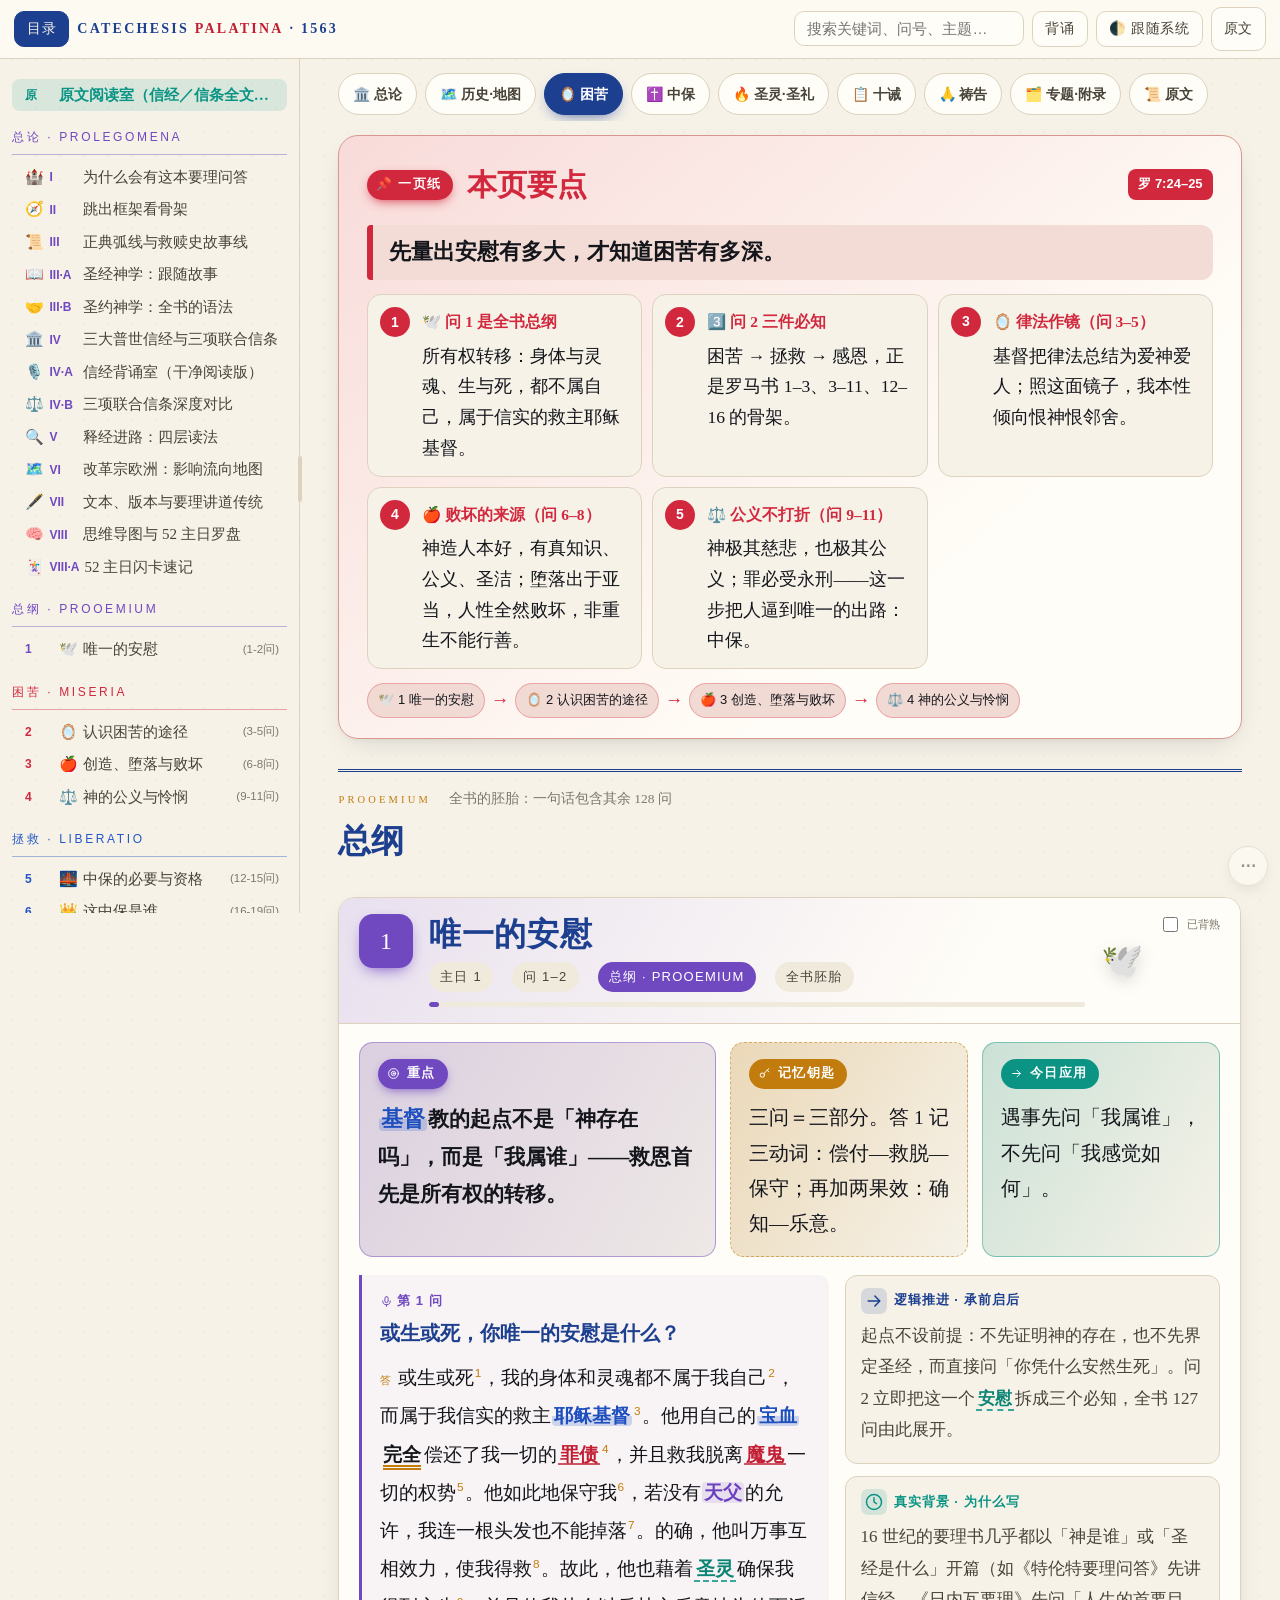
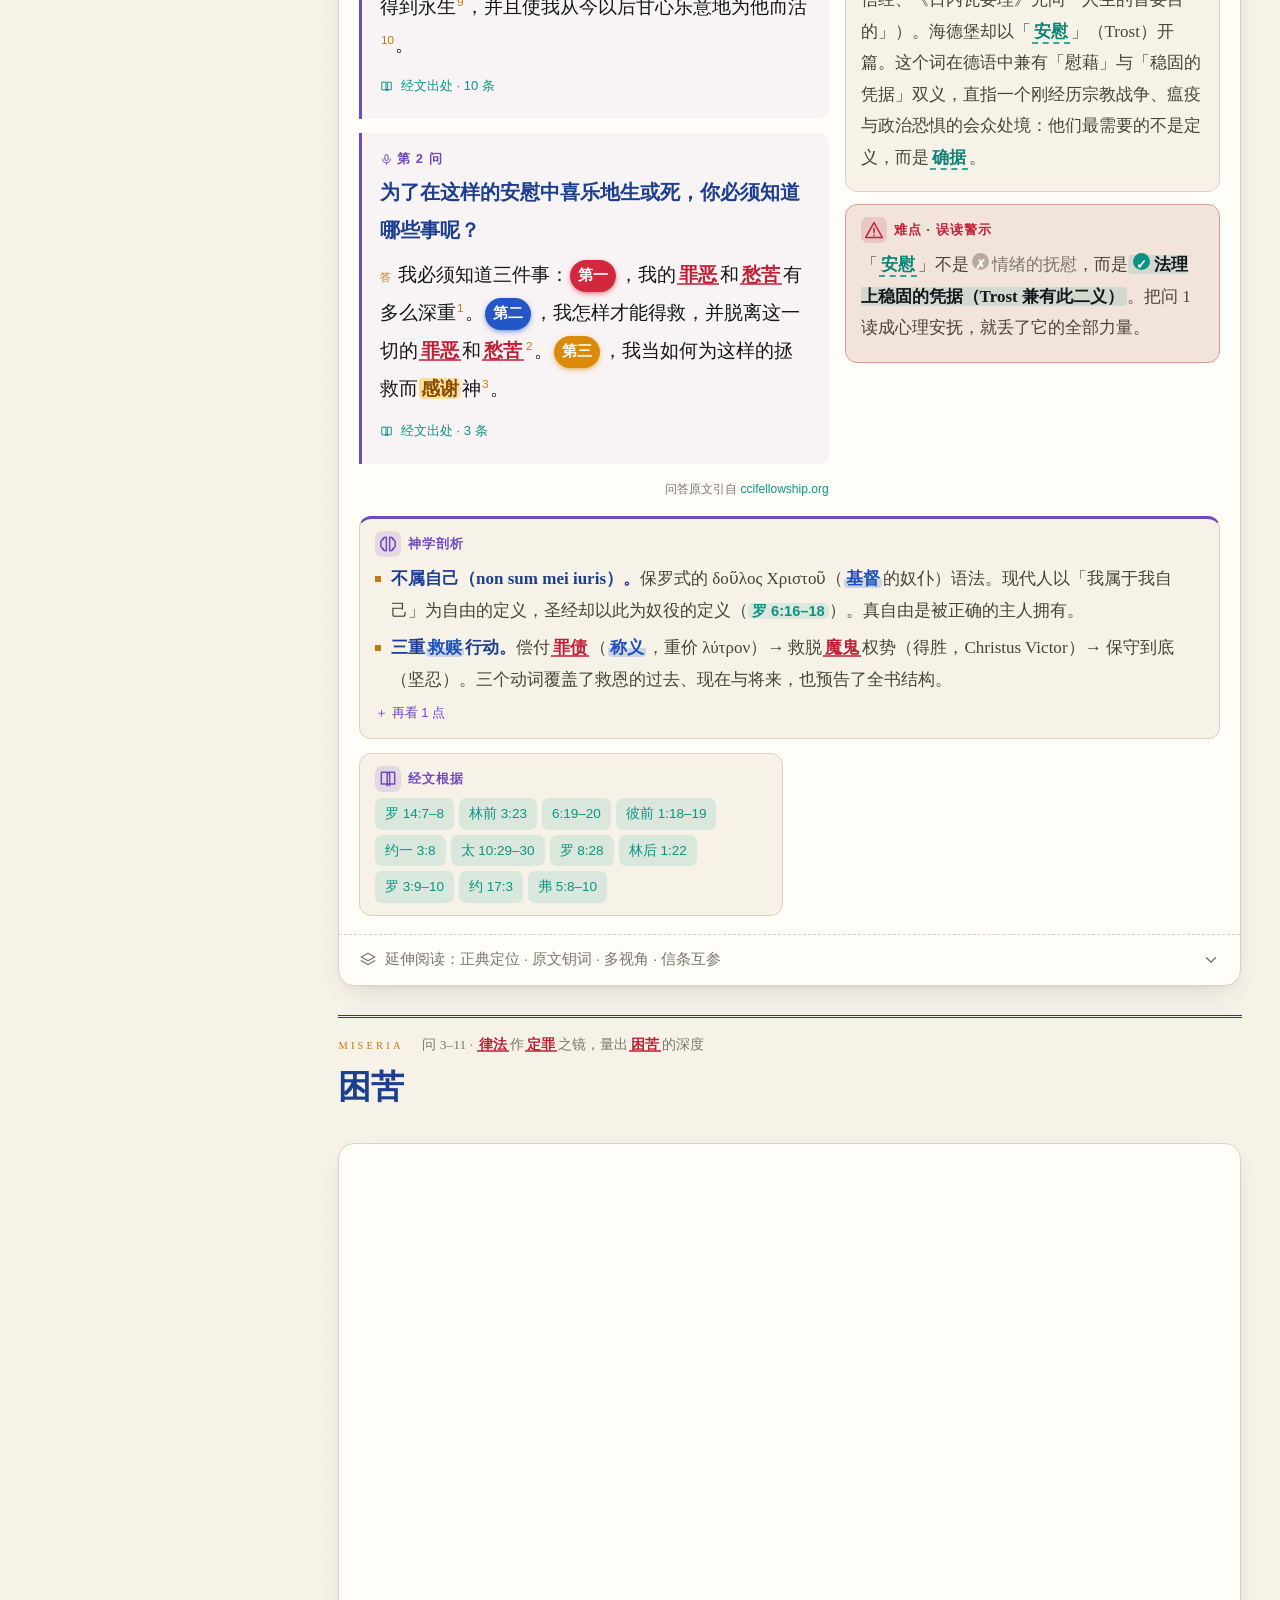
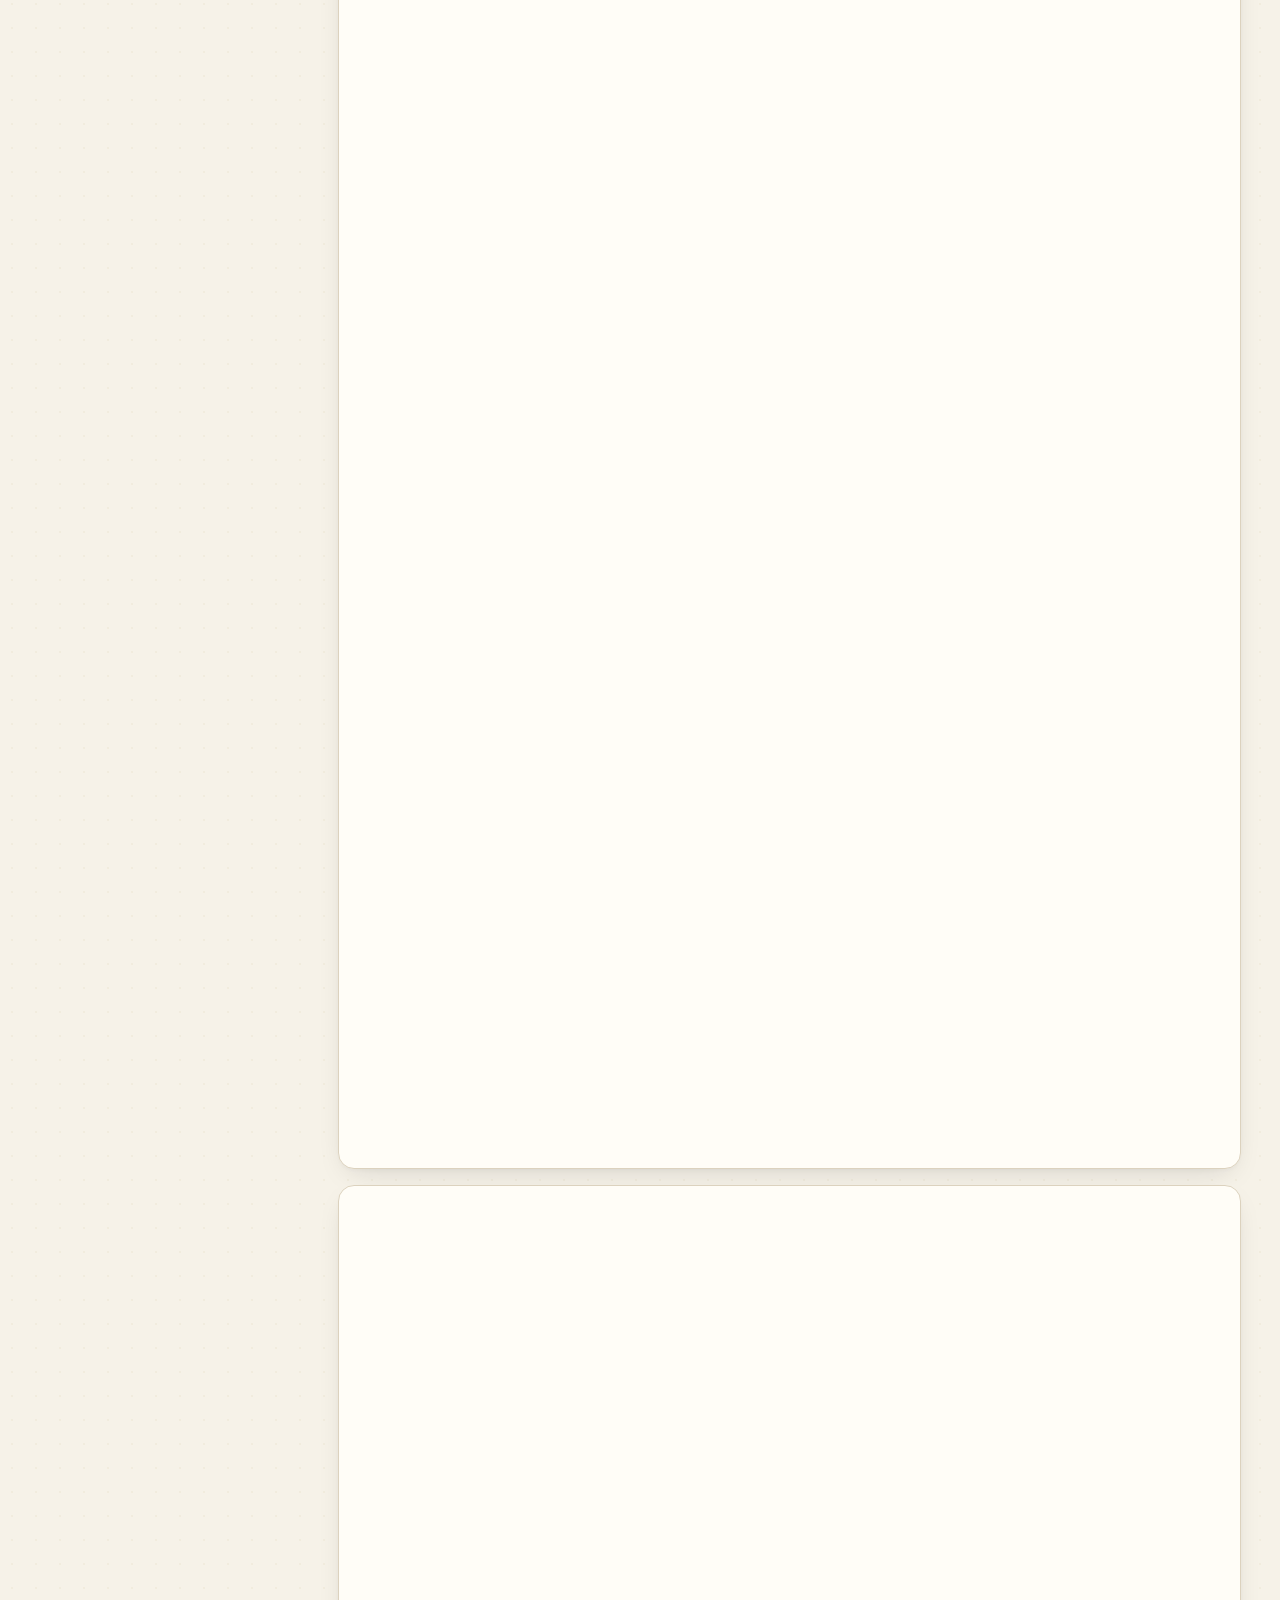
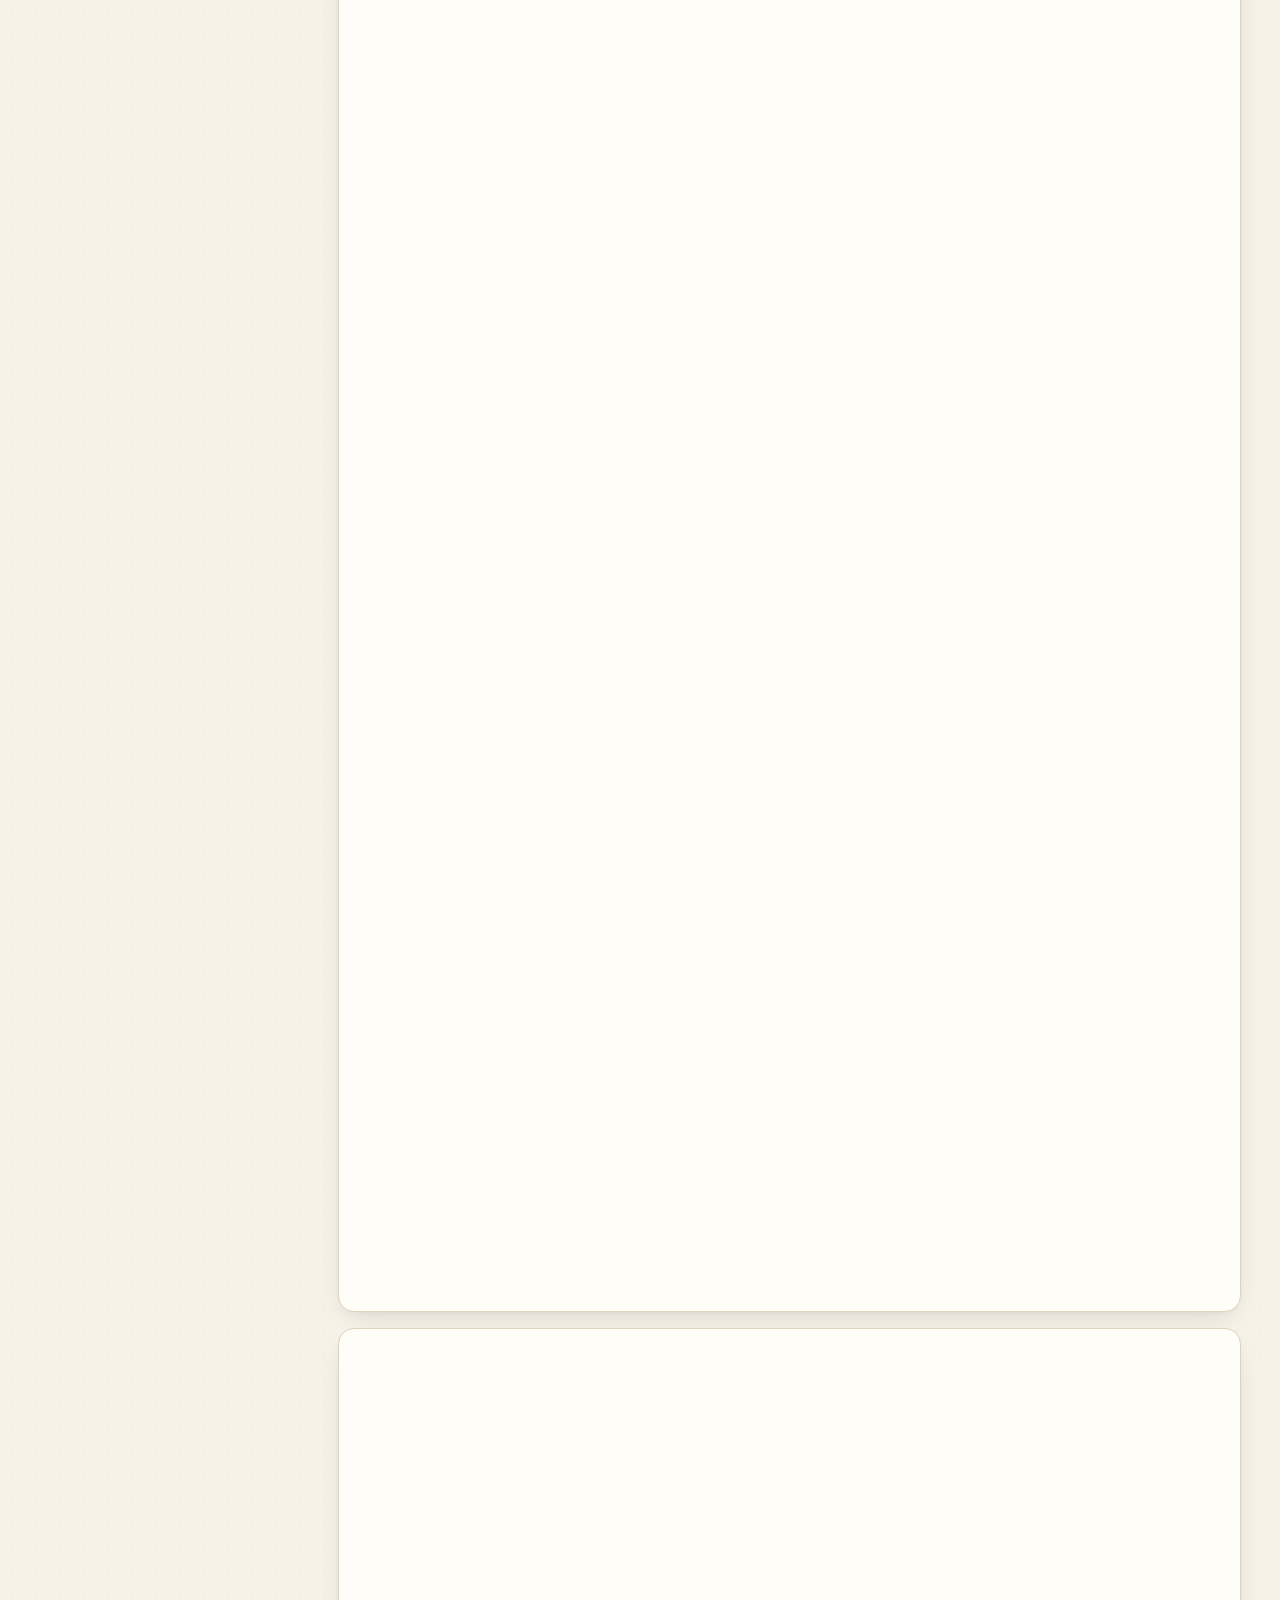
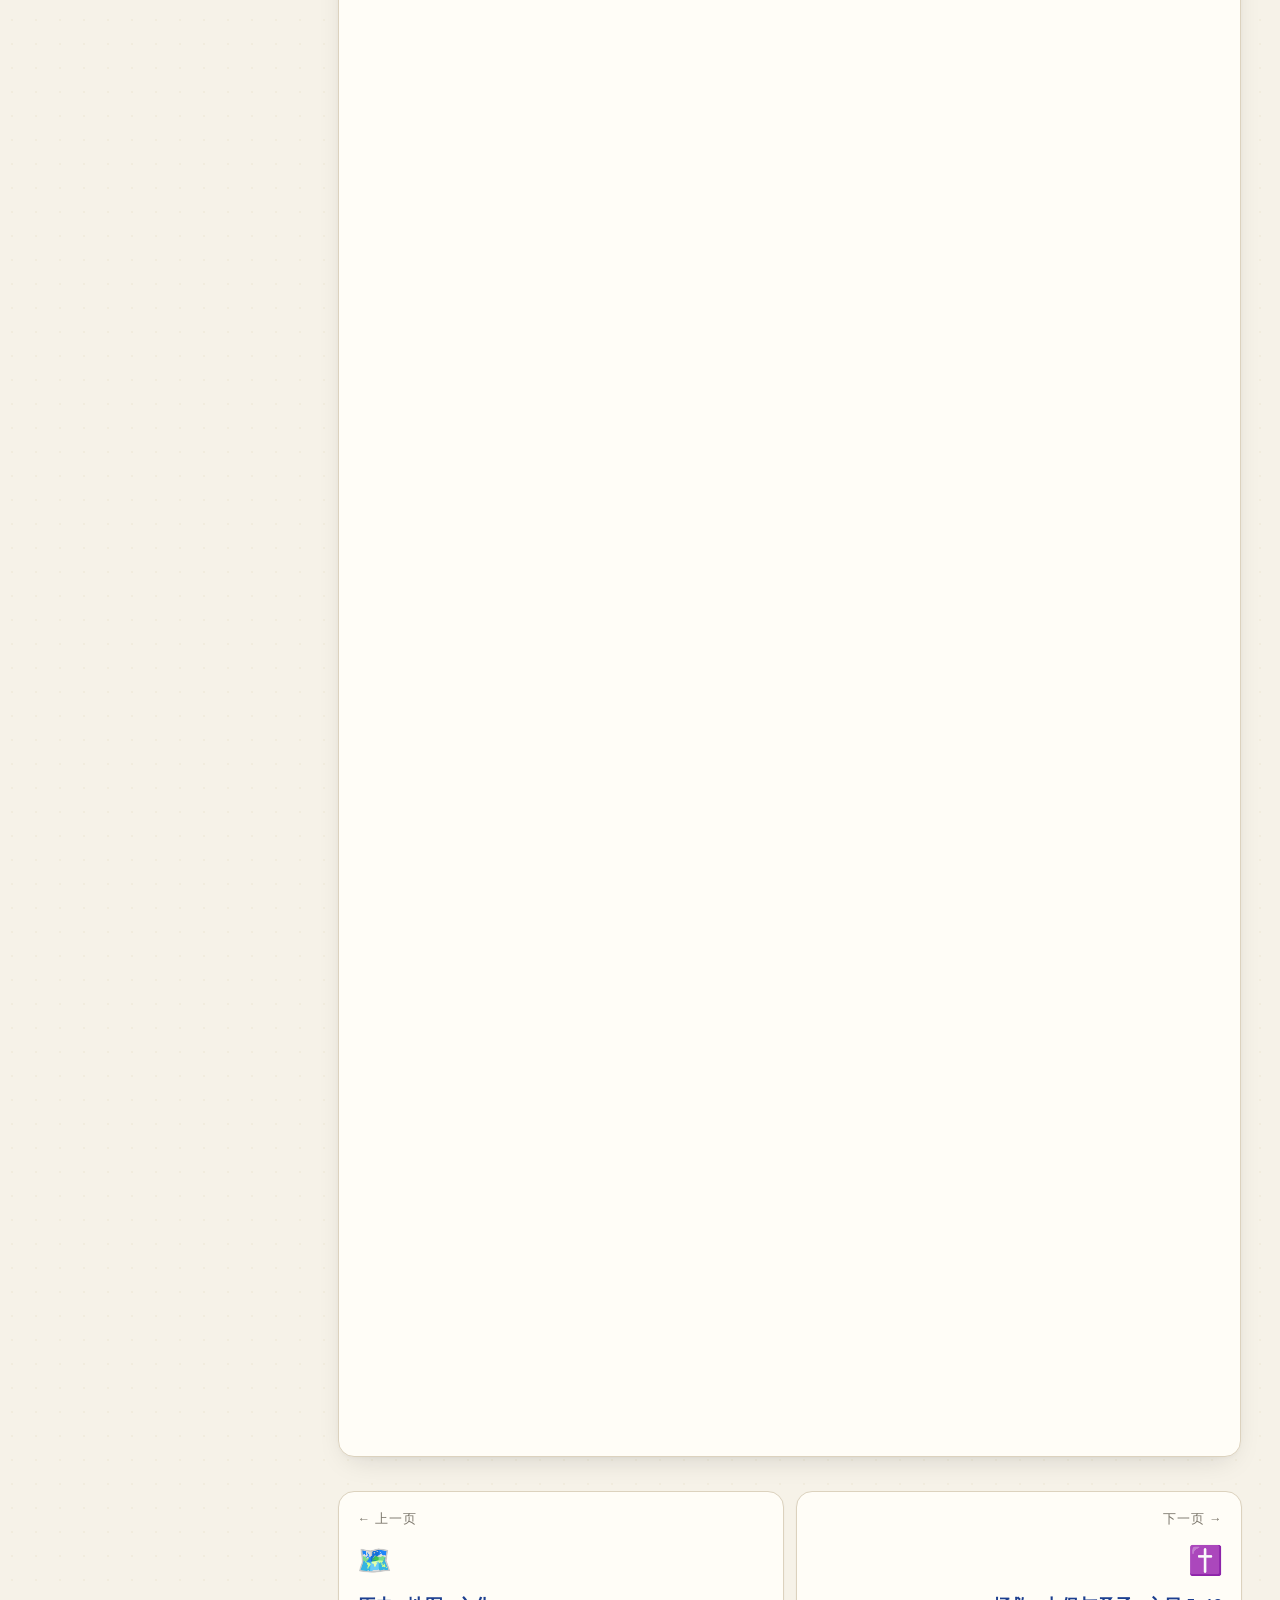
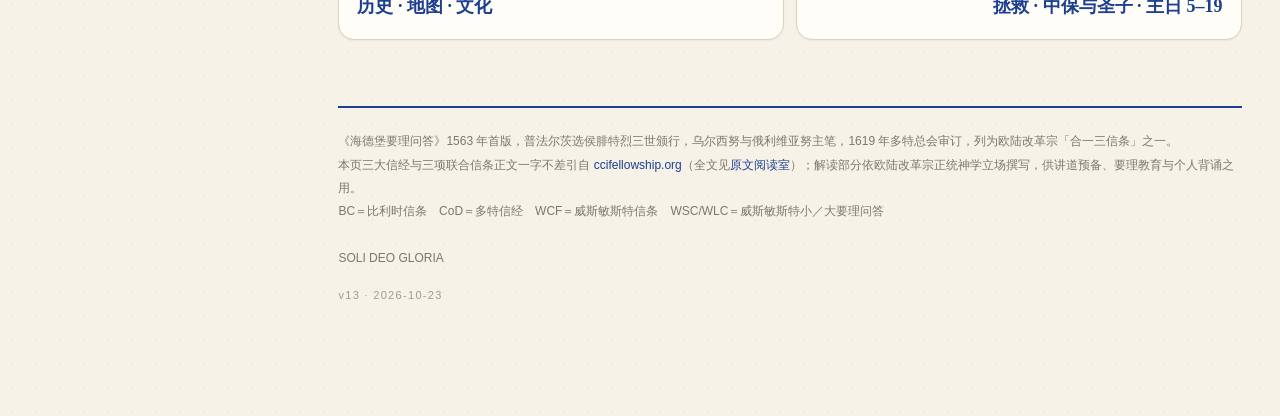
<file: p1-misery.html>
<!DOCTYPE html><html lang="zh-Hans"><head><meta charset="utf-8"><meta name="viewport" content="width=device-width,initial-scale=1,viewport-fit=cover"><meta name="theme-color" content="#1F3864"><title>总纲与困苦 · 主日 1–4 · 海德堡要理问答 52 主日</title><meta name="description" content="海德堡要理问答 129 问 52 主日全景解读：时间线、救赎史故事线、圣经神学、圣约神学、三大普世信经与三项联合信条、地图、思维导图、流程图与背诵系统。"><link rel="icon" href="data:image/svg+xml,%3Csvg xmlns=%27http://www.w3.org/2000/svg%27 viewBox=%270 0 32 32%27%3E%3Crect width=%2732%27 height=%2732%27 fill=%27%231F3864%27/%3E%3Ctext x=%2716%27 y=%2723%27 font-size=%2720%27 text-anchor=%27middle%27 fill=%27%23F6F2E8%27%3EH%3C/text%3E%3C/svg%3E"><script>if("IntersectionObserver" in window)document.documentElement.classList.add("io")</script><link rel="stylesheet" href="assets/site.css"><script type="speculationrules">{"prerender": [{"where": {"href_matches": "/*"}, "eagerness": "moderate"}], "prefetch": [{"urls": ["index.html", "history.html", "p2-christ.html", "p3-spirit.html", "p4-law.html", "p5-prayer.html", "topics.html", "texts.html"], "eagerness": "eager"}]}</script></head><body><svg width="0" height="0" style="position:absolute" aria-hidden="true"><symbol id="i-book" viewBox="0 0 24 24" fill="none" stroke="currentColor" stroke-width="1.8" stroke-linecap="round" stroke-linejoin="round"><path d="M4 4h7a3 3 0 0 1 3 3v13a2 2 0 0 0-2-2H4z"/><path d="M20 4h-6a3 3 0 0 0-3 3v13a2 2 0 0 1 2-2h7z"/></symbol><symbol id="i-cross" viewBox="0 0 24 24" fill="none" stroke="currentColor" stroke-width="1.8" stroke-linecap="round" stroke-linejoin="round"><path d="M12 2v20M5 8h14"/></symbol><symbol id="i-core" viewBox="0 0 24 24" fill="none" stroke="currentColor" stroke-width="1.8" stroke-linecap="round" stroke-linejoin="round"><circle cx="12" cy="12" r="9"/><circle cx="12" cy="12" r="4"/><circle cx="12" cy="12" r="1" fill="currentColor"/></symbol><symbol id="i-flow" viewBox="0 0 24 24" fill="none" stroke="currentColor" stroke-width="1.8" stroke-linecap="round" stroke-linejoin="round"><path d="M5 12h14M13 6l6 6-6 6"/></symbol><symbol id="i-scroll" viewBox="0 0 24 24" fill="none" stroke="currentColor" stroke-width="1.8" stroke-linecap="round" stroke-linejoin="round"><path d="M8 3h11v15a3 3 0 0 1-3 3H6a3 3 0 0 1-3-3V6h5"/><path d="M8 3v13"/></symbol><symbol id="i-lang" viewBox="0 0 24 24" fill="none" stroke="currentColor" stroke-width="1.8" stroke-linecap="round" stroke-linejoin="round"><path d="M4 5h9M8.5 3v2M6 5c1 4 4 7 7 8M11 5c-1 4-4 7-7 8"/><path d="M14 21l4-9 4 9M15.5 18h5"/></symbol><symbol id="i-globe" viewBox="0 0 24 24" fill="none" stroke="currentColor" stroke-width="1.8" stroke-linecap="round" stroke-linejoin="round"><circle cx="12" cy="12" r="9"/><path d="M3 12h18M12 3a14 14 0 0 1 0 18M12 3a14 14 0 0 0 0 18"/></symbol><symbol id="i-brain" viewBox="0 0 24 24" fill="none" stroke="currentColor" stroke-width="1.8" stroke-linecap="round" stroke-linejoin="round"><path d="M9 4a3 3 0 0 0-3 3 3 3 0 0 0-2 5 3 3 0 0 0 2 5 3 3 0 0 0 3 3h1V4z"/><path d="M15 4a3 3 0 0 1 3 3 3 3 0 0 1 2 5 3 3 0 0 1-2 5 3 3 0 0 1-3 3h-1V4z"/></symbol><symbol id="i-arc" viewBox="0 0 24 24" fill="none" stroke="currentColor" stroke-width="1.8" stroke-linecap="round" stroke-linejoin="round"><path d="M3 18c4-12 14-12 18 0"/><circle cx="3" cy="18" r="1.5"/><circle cx="21" cy="18" r="1.5"/></symbol><symbol id="i-eye" viewBox="0 0 24 24" fill="none" stroke="currentColor" stroke-width="1.8" stroke-linecap="round" stroke-linejoin="round"><path d="M2 12s4-7 10-7 10 7 10 7-4 7-10 7S2 12 2 12z"/><circle cx="12" cy="12" r="3"/></symbol><symbol id="i-link" viewBox="0 0 24 24" fill="none" stroke="currentColor" stroke-width="1.8" stroke-linecap="round" stroke-linejoin="round"><path d="M10 14a4 4 0 0 0 6 0l3-3a4 4 0 0 0-6-6l-1 1"/><path d="M14 10a4 4 0 0 0-6 0l-3 3a4 4 0 0 0 6 6l1-1"/></symbol><symbol id="i-alert" viewBox="0 0 24 24" fill="none" stroke="currentColor" stroke-width="1.8" stroke-linecap="round" stroke-linejoin="round"><path d="M12 3l10 18H2z"/><path d="M12 10v5M12 18v.5"/></symbol><symbol id="i-key" viewBox="0 0 24 24" fill="none" stroke="currentColor" stroke-width="1.8" stroke-linecap="round" stroke-linejoin="round"><circle cx="8" cy="15" r="4"/><path d="M11 12l9-9M17 6l3 3"/></symbol><symbol id="i-map" viewBox="0 0 24 24" fill="none" stroke="currentColor" stroke-width="1.8" stroke-linecap="round" stroke-linejoin="round"><path d="M12 21s-7-6-7-12a7 7 0 0 1 14 0c0 6-7 12-7 12z"/><circle cx="12" cy="9" r="2.5"/></symbol><symbol id="i-clock" viewBox="0 0 24 24" fill="none" stroke="currentColor" stroke-width="1.8" stroke-linecap="round" stroke-linejoin="round"><circle cx="12" cy="12" r="9"/><path d="M12 7v5l3 2"/></symbol><symbol id="i-mic" viewBox="0 0 24 24" fill="none" stroke="currentColor" stroke-width="1.8" stroke-linecap="round" stroke-linejoin="round"><rect x="9" y="3" width="6" height="11" rx="3"/><path d="M5 11a7 7 0 0 0 14 0M12 18v3"/></symbol><symbol id="i-layers" viewBox="0 0 24 24" fill="none" stroke="currentColor" stroke-width="1.8" stroke-linecap="round" stroke-linejoin="round"><path d="M12 3l9 5-9 5-9-5z"/><path d="M3 13l9 5 9-5"/></symbol><symbol id="i-chev" viewBox="0 0 24 24" fill="none" stroke="currentColor" stroke-width="1.8" stroke-linecap="round" stroke-linejoin="round"><path d="M6 9l6 6 6-6"/></symbol></svg><div id="prog"></div><div class="topbar"><div class="tb"><button class="btn on" id="tocBtn" title="显示／隐藏目录">目录</button><div class="brand">CATECHESIS <b>PALATINA</b> · 1563</div><div class="sp"></div><div class="tbs"><input id="q" type="search" placeholder="搜索关键词、问号、主题…" aria-label="搜索"></div><button class="btn" id="drillBtn" title="遮盖答案，点按逐问自测">背诵</button><button class="btn" id="themeBtn" title="明／暗／跟随系统">主题</button><a class="btn" href="texts.html" title="信经与信条全文（ccifellowship.org 原文）">原文</a></div></div><div class="scrim"></div><div class="shell"><nav class="side"><div class="toc"><a class="toc-src" href="texts.html"><span class="no">原</span>原文阅读室（信经／信条全文）↗</a><div class="toc-h">总论 · PROLEGOMENA</div><a href="index.html#intro-why"><span class="emo">🏰</span><span class="no">I</span>为什么会有这本要理问答</a><a href="index.html#intro-frame"><span class="emo">🧭</span><span class="no">II</span>跳出框架看骨架</a><a href="index.html#intro-canon"><span class="emo">📜</span><span class="no">III</span>正典弧线与救赎史故事线</a><a href="index.html#bt-canon"><span class="emo">📖</span><span class="no">III·A</span>圣经神学：跟随故事</a><a href="index.html#bt-cov"><span class="emo">🤝</span><span class="no">III·B</span>圣约神学：全书的语法</a><a href="index.html#intro-compare"><span class="emo">🏛️</span><span class="no">IV</span>三大普世信经与三项联合信条</a><a href="index.html#creed-reader"><span class="emo">🎙️</span><span class="no">IV·A</span>信经背诵室（干净阅读版）</a><a href="index.html#forms-cmp"><span class="emo">⚖️</span><span class="no">IV·B</span>三项联合信条深度对比</a><a href="index.html#intro-method"><span class="emo">🔍</span><span class="no">V</span>释经进路：四层读法</a><a href="index.html#intro-map"><span class="emo">🗺️</span><span class="no">VI</span>改革宗欧洲：影响流向地图</a><a href="index.html#intro-text"><span class="emo">🖋️</span><span class="no">VII</span>文本、版本与要理讲道传统</a><a href="index.html#compass"><span class="emo">🧠</span><span class="no">VIII</span>思维导图与 52 主日罗盘</a><a href="index.html#flash"><span class="emo">🃏</span><span class="no">VIII·A</span>52 主日闪卡速记</a><div class="toc-h">总纲 · PROOEMIUM</div><a href="#ld1" data-n="1"><span class="no">1</span><span class="emo">🕊️</span>唯一的安慰<span class="qr">(1-2问)</span></a><div class="toc-h">困苦 · MISERIA</div><a href="#ld2" data-n="2"><span class="no">2</span><span class="emo">🪞</span>认识困苦的途径<span class="qr">(3-5问)</span></a><a href="#ld3" data-n="3"><span class="no">3</span><span class="emo">🍎</span>创造、堕落与败坏<span class="qr">(6-8问)</span></a><a href="#ld4" data-n="4"><span class="no">4</span><span class="emo">⚖️</span>神的公义与怜悯<span class="qr">(9-11问)</span></a><div class="toc-h">拯救 · LIBERATIO</div><a href="p2-christ.html#ld5" data-n="5"><span class="no">5</span><span class="emo">🌉</span>中保的必要与资格<span class="qr">(12-15问)</span></a><a href="p2-christ.html#ld6" data-n="6"><span class="no">6</span><span class="emo">👑</span>这中保是谁<span class="qr">(16-19问)</span></a><a href="p2-christ.html#ld7" data-n="7"><span class="no">7</span><span class="emo">🔑</span>真信心与使徒信经<span class="qr">(20-23问)</span></a><a href="p2-christ.html#ld8" data-n="8"><span class="no">8</span><span class="emo">🔺</span>三位一体<span class="qr">(24-25问)</span></a><a href="p2-christ.html#ld9" data-n="9"><span class="no">9</span><span class="emo">🌍</span>圣父与创造<span class="qr">(26问)</span></a><a href="p2-christ.html#ld10" data-n="10"><span class="no">10</span><span class="emo">🌧️</span>神的护理<span class="qr">(27-28问)</span></a><a href="p2-christ.html#ld11" data-n="11"><span class="no">11</span><span class="emo">✝️</span>耶稣这名<span class="qr">(29-30问)</span></a><a href="p2-christ.html#ld12" data-n="12"><span class="no">12</span><span class="emo">🫒</span>基督三职与信徒的受膏<span class="qr">(31-32问)</span></a><a href="p2-christ.html#ld13" data-n="13"><span class="no">13</span><span class="emo">👶</span>独生子与我们的主<span class="qr">(33-34问)</span></a><a href="p2-christ.html#ld14" data-n="14"><span class="no">14</span><span class="emo">🌟</span>道成肉身<span class="qr">(35-36问)</span></a><a href="p2-christ.html#ld15" data-n="15"><span class="no">15</span><span class="emo">🩸</span>受苦、彼拉多与十字架<span class="qr">(37-39问)</span></a><a href="p2-christ.html#ld16" data-n="16"><span class="no">16</span><span class="emo">⚰️</span>死、埋葬与降在阴间<span class="qr">(40-44问)</span></a><a href="p2-christ.html#ld17" data-n="17"><span class="no">17</span><span class="emo">🌅</span>复活<span class="qr">(45问)</span></a><a href="p2-christ.html#ld18" data-n="18"><span class="no">18</span><span class="emo">☁️</span>升天与「加尔文之外」<span class="qr">(46-49问)</span></a><a href="p2-christ.html#ld19" data-n="19"><span class="no">19</span><span class="emo">⚖️</span>坐在右边与再来审判<span class="qr">(50-52问)</span></a><a href="p3-spirit.html#ld20" data-n="20"><span class="no">20</span><span class="emo">🔥</span>圣灵<span class="qr">(53问)</span></a><a href="p3-spirit.html#ld21" data-n="21"><span class="no">21</span><span class="emo">⛪</span>教会、相通与赦罪<span class="qr">(54-56问)</span></a><a href="p3-spirit.html#ld22" data-n="22"><span class="no">22</span><span class="emo">🌱</span>身体复活与永生<span class="qr">(57-58问)</span></a><a href="p3-spirit.html#ld23" data-n="23"><span class="no">23</span><span class="emo">🧥</span>因信称义<span class="qr">(59-61问)</span></a><a href="p3-spirit.html#ld24" data-n="24"><span class="no">24</span><span class="emo">🍇</span>善行与功德<span class="qr">(62-64问)</span></a><a href="p3-spirit.html#ld25" data-n="25"><span class="no">25</span><span class="emo">📖</span>圣道、圣礼与信心的来源<span class="qr">(65-68问)</span></a><a href="p3-spirit.html#ld26" data-n="26"><span class="no">26</span><span class="emo">💧</span>洗礼<span class="qr">(69-71问)</span></a><a href="p3-spirit.html#ld27" data-n="27"><span class="no">27</span><span class="emo">👪</span>婴儿洗<span class="qr">(72-74问)</span></a><a href="p3-spirit.html#ld28" data-n="28"><span class="no">28</span><span class="emo">🍞</span>圣餐<span class="qr">(75-77问)</span></a><a href="p3-spirit.html#ld29" data-n="29"><span class="no">29</span><span class="emo">🍷</span>反变质说<span class="qr">(78-79问)</span></a><a href="p3-spirit.html#ld30" data-n="30"><span class="no">30</span><span class="emo">🚫</span>弥撒、圣餐的界限<span class="qr">(80-82问)</span></a><a href="p3-spirit.html#ld31" data-n="31"><span class="no">31</span><span class="emo">🗝️</span>天国的钥匙<span class="qr">(83-85问)</span></a><div class="toc-h">感恩 · GRATITUDO</div><a href="p4-law.html#ld32" data-n="32"><span class="no">32</span><span class="emo">🌳</span>我们为何仍要行善<span class="qr">(86-87问)</span></a><a href="p4-law.html#ld33" data-n="33"><span class="no">33</span><span class="emo">🔄</span>真悔改与善行的定义<span class="qr">(88-91问)</span></a><a href="p4-law.html#ld34" data-n="34"><span class="no">34</span><span class="emo">1️⃣</span>十诫与第一诫<span class="qr">(92-95问)</span></a><a href="p4-law.html#ld35" data-n="35"><span class="no">35</span><span class="emo">🖼️</span>第二诫：敬拜的方式<span class="qr">(96-98问)</span></a><a href="p4-law.html#ld36" data-n="36"><span class="no">36</span><span class="emo">🗣️</span>第三诫：神的名<span class="qr">(99-100问)</span></a><a href="p4-law.html#ld37" data-n="37"><span class="no">37</span><span class="emo">✋</span>合乎圣经的起誓<span class="qr">(101-102问)</span></a><a href="p4-law.html#ld38" data-n="38"><span class="no">38</span><span class="emo">🕯️</span>第四诫：安息日与主日<span class="qr">(103问)</span></a><a href="p4-law.html#ld39" data-n="39"><span class="no">39</span><span class="emo">👨‍👩‍👧</span>第五诫：权柄<span class="qr">(104问)</span></a><a href="p4-law.html#ld40" data-n="40"><span class="no">40</span><span class="emo">🛡️</span>第六诫：生命<span class="qr">(105-107问)</span></a><a href="p4-law.html#ld41" data-n="41"><span class="no">41</span><span class="emo">💍</span>第七诫：贞洁<span class="qr">(108-109问)</span></a><a href="p4-law.html#ld42" data-n="42"><span class="no">42</span><span class="emo">🤲</span>第八诫：财产<span class="qr">(110-111问)</span></a><a href="p4-law.html#ld43" data-n="43"><span class="no">43</span><span class="emo">🗨️</span>第九诫：真理<span class="qr">(112问)</span></a><a href="p4-law.html#ld44" data-n="44"><span class="no">44</span><span class="emo">❤️</span>第十诫与律法的严格<span class="qr">(113-115问)</span></a><a href="p5-prayer.html#ld45" data-n="45"><span class="no">45</span><span class="emo">🙏</span>祷告的必要与要素<span class="qr">(116-119问)</span></a><a href="p5-prayer.html#ld46" data-n="46"><span class="no">46</span><span class="emo">👨‍👦</span>我们在天上的父<span class="qr">(120-121问)</span></a><a href="p5-prayer.html#ld47" data-n="47"><span class="no">47</span><span class="emo">✨</span>第一求：尊名为圣<span class="qr">(122问)</span></a><a href="p5-prayer.html#ld48" data-n="48"><span class="no">48</span><span class="emo">🏰</span>第二求：愿你的国降临<span class="qr">(123问)</span></a><a href="p5-prayer.html#ld49" data-n="49"><span class="no">49</span><span class="emo">🎯</span>第三求：愿你的旨意成就<span class="qr">(124问)</span></a><a href="p5-prayer.html#ld50" data-n="50"><span class="no">50</span><span class="emo">🥖</span>第四求：日用的饮食<span class="qr">(125问)</span></a><a href="p5-prayer.html#ld51" data-n="51"><span class="no">51</span><span class="emo">🧾</span>第五求：免我们的债<span class="qr">(126问)</span></a><a href="p5-prayer.html#ld52" data-n="52"><span class="no">52</span><span class="emo">🗡️</span>第六求、颂赞与阿们<span class="qr">(127-129问)</span></a><div class="toc-h">历史 · 地图 · 文化</div><a href="history.html#hist-intro"><span class="no">史</span>一部要理诞生的现场</a><a href="history.html#hist-map"><span class="no">图</span>互动时间线 × 真实地图</a><a href="history.html#hist-rhine"><span class="no">河</span>莱茵走廊示意图</a><a href="history.html#hist-world"><span class="no">世</span>全球传播地图</a><a href="history.html#hist-culture"><span class="no">文</span>文化区域对照</a><div class="toc-h">跨主日专题 · TOPICA</div><a href="topics.html#tp-assurance"><span class="no">一</span>确据</a><a href="topics.html#tp-chalcedon"><span class="no">二</span>基督论的四条边界</a><a href="topics.html#tp-supper"><span class="no">三</span>圣餐论战一百年</a><a href="topics.html#tp-lawgospel"><span class="no">四</span>律法与福音</a><a href="topics.html#tp-election"><span class="no">五</span>预定论</a><a href="topics.html#tp-worship"><span class="no">六</span>敬拜的规范原则</a><a href="topics.html#tp-german"><span class="no">七</span>德文钥词六则</a><div class="toc-h">结语 · CONCLUSIO</div><a href="topics.html#closure"><span class="emo">♾️</span><span class="no">·</span>三重闭环</a><div class="toc-h">附录 · APPENDIX</div><a href="topics.html#ap-munus"><span class="emo">👑</span><span class="no">A</span>基督三职</a><a href="topics.html#ap-ordo"><span class="emo">⛓️</span><span class="no">B</span>救恩次序与动态链</a><a href="topics.html#ap-sac"><span class="emo">🍞</span><span class="no">C</span>圣餐四立场</a><a href="topics.html#ap-dec"><span class="emo">📋</span><span class="no">D</span>十诫总表</a><a href="topics.html#ap-lp"><span class="emo">🙏</span><span class="no">E</span>主祷文六求</a><a href="topics.html#ap-keys"><span class="emo">🗝️</span><span class="no">F</span>教会纪律流程</a><a href="topics.html#ap-opp"><span class="emo">🛡️</span><span class="no">G</span>对手立场总表</a><a href="topics.html#ap-lex"><span class="emo">🔤</span><span class="no">H</span>原文钥词汇编</a><a href="topics.html#ap-index"><span class="emo">🗂️</span><span class="no">I</span>52 主日速查索引</a><a href="topics.html#ap-pair"><span class="emo">🔗</span><span class="no">J</span>成对记忆与人生处境</a><a href="topics.html#ap-memo"><span class="emo">💡</span><span class="no">K</span>背诵方案 · 口诀 · 数字锚点</a><a href="topics.html#ap-quiz"><span class="emo">✅</span><span class="no">L</span>32 题交互自测</a></div></nav><main class="main"><nav class="pstrip" aria-label="分页"><a href="index.html">🏛️ 总论</a><a href="history.html">🗺️ 历史·地图</a><a href="p1-misery.html" class="cur" aria-current="page">🪞 困苦</a><a href="p2-christ.html">✝️ 中保</a><a href="p3-spirit.html">🔥 圣灵·圣礼</a><a href="p4-law.html">📋 十诫</a><a href="p5-prayer.html">🙏 祷告</a><a href="topics.html">🗂️ 专题·附录</a><a href="texts.html">📜 原文</a></nav><div id="sNote" class="lead hidden"></div><section class="onepage misery" id="onepage"><div class="op-h"><span class="badge b-key">📌 一页纸</span><h2>本页要点</h2><span class="op-verse">罗 7:24–25</span></div><div class="op-thesis">先量出安慰有多大，才知道困苦有多深。</div><div class="op-pts"><div class="op-pt" style="--i:0"><b><em>🕊️</em>问 1 是全书总纲</b><p>所有权转移：身体与灵魂、生与死，都不属自己，属于信实的救主耶稣基督。</p></div><div class="op-pt" style="--i:1"><b><em>3️⃣</em>问 2 三件必知</b><p>困苦 → 拯救 → 感恩，正是罗马书 1–3、3–11、12–16 的骨架。</p></div><div class="op-pt" style="--i:2"><b><em>🪞</em>律法作镜（问 3–5）</b><p>基督把律法总结为爱神爱人；照这面镜子，我本性倾向恨神恨邻舍。</p></div><div class="op-pt" style="--i:3"><b><em>🍎</em>败坏的来源（问 6–8）</b><p>神造人本好，有真知识、公义、圣洁；堕落出于亚当，人性全然败坏，非重生不能行善。</p></div><div class="op-pt" style="--i:4"><b><em>⚖️</em>公义不打折（问 9–11）</b><p>神极其慈悲，也极其公义；罪必受永刑——这一步把人逼到唯一的出路：中保。</p></div></div><div class="op-chain"><a href="#ld1">🕊️ 1 唯一的安慰</a><i>→</i><a href="#ld2">🪞 2 认识困苦的途径</a><i>→</i><a href="#ld3">🍎 3 创造、堕落与败坏</a><i>→</i><a href="#ld4">⚖️ 4 神的公义与怜悯</a></div></section><div class="part-div"><div><div class="n">PROOEMIUM</div><h2>总纲</h2></div><div class="zh">全书的胚胎：一句话包含其余 128 问</div></div><section class="ld v2 v3 prologue rv" id="ld1" data-n="1">
<div class="ld-h"><div class="ld-no">1</div><div class="ld-ht"><h3>唯一的安慰</h3>
<div class="ld-meta"><span>主日 1</span><span>问 1–2</span><span class="pp">总纲 · PROOEMIUM</span><span>全书胚胎</span></div>
<div class="qpos" title="在 129 问中的位置"><i style="left:0.00%;width:1.55%"></i></div></div>
<div class="ld-emo" aria-hidden="true">🕊️</div><label class="chk"><input type="checkbox" data-n="1">已背熟</label></div>
<div class="keyline"><div class="kb kb-core"><span class="badge b-key"><svg class="ic s" aria-hidden="true"><use href="#i-core"/></svg>重点</span><p><mark class="mk mk-chr">基督</mark>教的起点不是「神存在吗」，而是「我属谁」——救恩首先是所有权的转移。</p></div>
<div class="kb kb-memo"><span class="badge b-memo"><svg class="ic s" aria-hidden="true"><use href="#i-key"/></svg>记忆钥匙</span><p>三问＝三部分。答 1 记三动词：偿付—救脱—保守；再加两果效：确知—乐意。</p></div>
<div class="kb kb-app"><span class="badge b-app"><svg class="ic s" aria-hidden="true"><use href="#i-flow"/></svg>今日应用</span><p>遇事先问「我属谁」，不先问「我感觉如何」。</p></div></div>
<div class="ld-g">
 <div class="ld-main"><div class="qa"><div class="qn"><svg class="ic s" aria-hidden="true"><use href="#i-mic"/></svg>第 1 问</div><div class="q">或生或死，你唯一的安慰是什么？</div><p class="a">或生或死<sup>1</sup>，我的身体和灵魂都不属于我自己<sup>2</sup>，而属于我信实的救主<mark class="mk mk-chr">耶稣基督</mark><sup>3</sup>。他用自己的<mark class="mk mk-chr">宝血</mark><mark class="mk mk-key">完全</mark>偿还了我一切的<mark class="mk mk-sin">罪债</mark><sup>4</sup>，并且救我脱离<mark class="mk mk-sin">魔鬼</mark>一切的权势<sup>5</sup>。他如此地保守我<sup>6</sup>，若没有<mark class="mk mk-god">天父</mark>的允许，我连一根头发也不能掉落<sup>7</sup>。的确，他叫万事互相效力，使我得救<sup>8</sup>。故此，他也藉着<mark class="mk mk-spi">圣灵</mark>确保我得到永生<sup>9</sup>，并且使我从今以后甘心乐意地为他而活<sup>10</sup>。</p><details class="refs"><summary><svg class="ic s" aria-hidden="true"><use href="#i-book"/></svg>经文出处 · 10 条</summary><ol><li>罗14:7-9</li><li>林前6:19-20</li><li>林前3:23； 多2:14</li><li>彼前1:18-19； 约壹1:7；2:2</li><li>约8:34-36； 来2:14-15； 约壹3:8</li><li>约6:39-40，10:27-30； 帖后3:3； 彼前1:5</li><li>太10:29-31； 路21:16-18</li><li>罗8:28</li><li>罗8:15-16； 林后1:21-22；5:5； 弗1:13-14</li><li>罗8:14</li></ol></details></div><div class="qa"><div class="qn"><svg class="ic s" aria-hidden="true"><use href="#i-mic"/></svg>第 2 问</div><div class="q">为了在这样的安慰中喜乐地生或死，你必须知道哪些事呢？</div><p class="a">我必须知道三件事：<span class="ord o1">第一</span>，我的<mark class="mk mk-sin">罪恶</mark>和<mark class="mk mk-sin">愁苦</mark>有多么深重<sup>1</sup>。<span class="ord o2">第二</span>，我怎样才能得救，并脱离这一切的<mark class="mk mk-sin">罪恶</mark>和<mark class="mk mk-sin">愁苦</mark><sup>2</sup>。<span class="ord o3">第三</span>，我当如何为这样的拯救而<mark class="mk mk-gra">感谢</mark>神<sup>3</sup>。</p><details class="refs"><summary><svg class="ic s" aria-hidden="true"><use href="#i-book"/></svg>经文出处 · 3 条</summary><ol><li>罗3:9-10； 约壹1:10</li><li>约17:3； 徒4:12；10:43</li><li>太5:16； 罗6:13； 弗5:8-10； 彼前2:9-10</li></ol></details></div><div class="srcnote">问答原文引自 <a href="https://ccifellowship.org/books/book-of-praise/confessions/heidelberg-catechism" target="_blank" rel="noopener">ccifellowship.org</a></div></div>
 <div class="ld-side">
  <div class="tile t-logic"><div class="tl"><svg class="ic" aria-hidden="true"><use href="#i-flow"/></svg><span>逻辑推进 · 承前启后</span></div><p>起点不设前提：不先证明神的存在，也不先界定圣经，而直接问「你凭什么安然生死」。问 2 立即把这一个<mark class="mk mk-spi">安慰</mark>拆成三个必知，全书 127 问由此展开。</p></div>
  <div class="tile t-ctx"><div class="tl"><svg class="ic" aria-hidden="true"><use href="#i-clock"/></svg><span>真实背景 · 为什么写</span></div><p>16 世纪的要理书几乎都以「神是谁」或「圣经是什么」开篇（如《特伦特要理问答》先讲信经、《日内瓦要理》先问「人生的首要目的」）。海德堡却以「<mark class="mk mk-spi">安慰</mark>」（Trost）开篇。这个词在德语中兼有「慰藉」与「稳固的凭据」双义，直指一个刚经历宗教战争、瘟疫与政治恐惧的会众处境：他们最需要的不是定义，而是<mark class="mk mk-spi">确据</mark>。</p></div>
  <div class="tile t-warn"><div class="tl"><svg class="ic" aria-hidden="true"><use href="#i-alert"/></svg><span>难点 · 误读警示</span></div><p>「<mark class="mk mk-spi">安慰</mark>」不是<span class="vs-no">情绪的抚慰</span>，而是<span class="vs-yes">法理上稳固的凭据（Trost 兼有此二义）</span>。把问 1 读成心理安抚，就丢了它的全部力量。</p></div>
 </div>
</div>
<div class="ld-g3">
 <div class="tile wide t-ana"><div class="tl"><svg class="ic" aria-hidden="true"><use href="#i-brain"/></svg><span>神学剖析</span></div><p class="pt"><b>不属自己（non sum mei iuris）。</b>保罗式的 δοῦλος Χριστοῦ（<mark class="mk mk-chr">基督</mark>的奴仆）语法。现代人以「我属于我自己」为自由的定义，圣经却以此为奴役的定义（<span class="mk-v">罗 6:16–18</span>）。真自由是被正确的主人拥有。</p><p class="pt"><b>三重<mark class="mk mk-chr">救赎</mark>行动。</b>偿付<mark class="mk mk-sin">罪债</mark>（<mark class="mk mk-chr">称义</mark>，重价 λύτρον）→ 救脱<mark class="mk mk-sin">魔鬼</mark>权势（得胜，Christus Victor）→ 保守到底（坚忍）。三个动词覆盖了救恩的过去、现在与将来，也预告了全书结构。</p><details class="ana-more"><summary>＋ 再看 1 点</summary><p class="pt"><b><mark class="mk mk-spi">圣灵</mark>作证与甘心。</b>「借<mark class="mk mk-spi">圣灵</mark>使我确知」＝救恩的主观<mark class="mk mk-spi">确据</mark>；「甘心乐意为祂而活」＝第三部分<mark class="mk mk-gra">感恩</mark>的伏笔。确据不导致放纵，而生出乐意——这是改革宗伦理的根。</p></details></div>
 <div class="tile "><div class="tl"><svg class="ic" aria-hidden="true"><use href="#i-book"/></svg><span>经文根据</span></div><div class="vchips"><span class="vchip">罗 14:7–8</span><span class="vchip">林前 3:23</span><span class="vchip">6:19–20</span><span class="vchip">彼前 1:18–19</span><span class="vchip">约一 3:8</span><span class="vchip">太 10:29–30</span><span class="vchip">罗 8:28</span><span class="vchip">林后 1:22</span><span class="vchip">罗 3:9–10</span><span class="vchip">约 17:3</span><span class="vchip">弗 5:8–10</span></div></div>
</div>
<details class="deep"><summary><svg class="ic" aria-hidden="true"><use href="#i-layers"/></svg><span>延伸阅读：正典定位 · 原文钥词 · 多视角 · 信条互参</span><svg class="ic chev" aria-hidden="true"><use href="#i-chev"/></svg></summary>
<div class="ld-g3">
 <div class="tile "><div class="tl"><svg class="ic" aria-hidden="true"><use href="#i-arc"/></svg><span>正典定位</span></div><p>从创世记的「你是属我的」（<span class="mk-v">创 17:7</span> <mark class="mk mk-cov">圣约</mark>公式）到启示录「他们要作祂的<mark class="mk mk-cov">子民</mark>」（<span class="mk-v">启 21:3</span>），整本圣经的主线是归属。问 1 把这条主线压缩成第一人称告白。</p></div>
 <div class="tile "><div class="tl"><svg class="ic" aria-hidden="true"><use href="#i-lang"/></svg><span>原文钥词</span></div><div class="terms"><div class="term"><span class="gk">παράκλησις</span><span class="tgloss"><i>paraklēsis</i>安慰／扶助——同源词即圣灵的称号 παράκλητος，安慰有位格</span></div><div class="term"><span class="gk">λύτρον</span><span class="tgloss"><i>lytron</i>赎价（太 20:28）——「完全偿付」的原文背景</span></div></div></div>
 <div class="tile wide"><div class="tl"><svg class="ic" aria-hidden="true"><use href="#i-eye"/></svg><span>多视角对照</span></div><p class="pt"><b>对照罗马天主教。</b>特伦特要求信徒不可确知自己得救（Trent, Sess. VI, ch.9, can.13–16）；海德堡开篇即以「确知」为常态。这是宗教改革<mark class="mk mk-spi">确据</mark>论的宣言。</p><p class="pt"><b>牧养视角。</b>注意问题的措辞是「生与死」——不是「你相信什么」，而是「你临终时靠什么」。这是一份为病榻与坟墓预备的要理。</p><p class="pt"><b>末世视角。</b>「万事互相效力」（<span class="mk-v">罗 8:28</span>）在原文语境中紧接<mark class="mk mk-god">预定</mark>的金链（<span class="mk-v">罗 8:29–30</span>）；<mark class="mk mk-spi">安慰</mark>的根基是永恒的<mark class="mk mk-god">拣选</mark>，不是眼前的顺境。</p></div>
 <div class="tile "><div class="tl"><svg class="ic" aria-hidden="true"><use href="#i-link"/></svg><span>信条互参</span></div><p class="cf"><a class="cfa bc" href="texts.html#bc26" title="比利时信条原文">BC 26</a>；<a class="cfa cod" href="texts.html#cod1" title="多特信经原文">CoD I</a>.12–13, V.9–11；WCF 18.1–3；WSC 1</p></div>
</div></details></section><div class="part-div"><div><div class="n">MISERIA</div><h2>困苦</h2></div><div class="zh">问 3–11 · <mark class="mk mk-sin">律法</mark>作<mark class="mk mk-sin">定罪</mark>之镜，量出<mark class="mk mk-sin">困苦</mark>的深度</div></div><section class="ld v2 v3 misery rv" id="ld2" data-n="2">
<div class="ld-h"><div class="ld-no">2</div><div class="ld-ht"><h3>认识困苦的途径</h3>
<div class="ld-meta"><span>主日 2</span><span>问 3–5</span><span class="pp">困苦 · MISERIA</span><span>律法之镜</span></div>
<div class="qpos" title="在 129 问中的位置"><i style="left:1.55%;width:2.33%"></i></div></div>
<div class="ld-emo" aria-hidden="true">🪞</div><label class="chk"><input type="checkbox" data-n="2">已背熟</label></div>
<div class="keyline"><div class="kb kb-core"><span class="badge b-key"><svg class="ic s" aria-hidden="true"><use href="#i-core"/></svg>重点</span><p><mark class="mk mk-sin">律法</mark>在此不是<span class="vs-no">通往救恩的道路</span>，而是<span class="vs-yes">照出</span><mark class="mk mk-sin">困苦</mark>的镜子——问题的答案不在律法里，但问题只能由律法提出。</p></div>
<div class="kb kb-memo"><span class="badge b-memo"><svg class="ic s" aria-hidden="true"><use href="#i-key"/></svg>记忆钥匙</span><p>三步：从何知（<mark class="mk mk-sin">律法</mark>）—要求何（爱神爱人）—能否行（不能，本性倾向恨）。</p></div>
<div class="kb kb-app"><span class="badge b-app"><svg class="ic s" aria-hidden="true"><use href="#i-flow"/></svg>今日应用</span><p>每日以神的<mark class="mk mk-sin">律法</mark>照镜，不以别人作比较的尺。</p></div></div>
<div class="ld-g">
 <div class="ld-main"><div class="qa"><div class="qn"><svg class="ic s" aria-hidden="true"><use href="#i-mic"/></svg>第 3 问</div><div class="q">你从何处得知你的罪恶和愁苦呢？</div><p class="a">从神的<mark class="mk mk-sin">律法</mark><sup>1</sup>。</p><details class="refs"><summary><svg class="ic s" aria-hidden="true"><use href="#i-book"/></svg>经文出处 · 1 条</summary><ol><li>罗3:20；7:7-25</li></ol></details></div><div class="qa"><div class="qn"><svg class="ic s" aria-hidden="true"><use href="#i-mic"/></svg>第 4 问</div><div class="q">神的律法对我们有什么要求呢？</div><p class="a"><mark class="mk mk-chr">基督</mark>就此在马太福音第22章中概括地教导我们：“你要尽心、尽性、尽意，爱主你的神<sup>1</sup>。这是诫命中的第一，且是最大的。其次也相仿，就是要爱人如己<sup>2</sup>。这两条诫命是<mark class="mk mk-sin">律法</mark>和先知一切道理的总纲。”</p><details class="refs"><summary><svg class="ic s" aria-hidden="true"><use href="#i-book"/></svg>经文出处 · 2 条</summary><ol><li>申6:5</li><li>利19:18</li></ol></details></div><div class="qa"><div class="qn"><svg class="ic s" aria-hidden="true"><use href="#i-mic"/></svg>第 5 问</div><div class="q">你能完全遵守这些诫命吗？</div><p class="a">不能<sup>1</sup>，因为我的本性是倾向于憎恨神和我的邻舍的<sup>2</sup>。</p><details class="refs"><summary><svg class="ic s" aria-hidden="true"><use href="#i-book"/></svg>经文出处 · 2 条</summary><ol><li>罗3:10,23； 约壹1:8,10</li><li>创6:5；8:21； 耶17:9； 罗7:23；8:7； 弗2:3； 多3:3</li></ol></details></div><div class="srcnote">问答原文引自 <a href="https://ccifellowship.org/books/book-of-praise/confessions/heidelberg-catechism" target="_blank" rel="noopener">ccifellowship.org</a></div></div>
 <div class="ld-side">
  <div class="tile t-logic"><div class="tl"><svg class="ic" aria-hidden="true"><use href="#i-flow"/></svg><span>逻辑推进 · 承前启后</span></div><p>承问 2 的第一必知。方法上先立标准（<mark class="mk mk-sin">律法</mark>）再验能力（不能），使自义在起点即崩塌，为问 12 的「必须有人代付」备好前提。</p></div>
  <div class="tile t-ctx"><div class="tl"><svg class="ic" aria-hidden="true"><use href="#i-clock"/></svg><span>真实背景 · 为什么写</span></div><p>针对两类对手：一是罗马<mark class="mk mk-cov">教会</mark>的功德体系（守<mark class="mk mk-sin">律法</mark>可积功德），二是当时的道德乐观主义。海德堡的策略是先抬高律法的标准（爱的总纲，而非行为清单），使一切自义在起点即崩塌。</p></div>
  <div class="tile t-warn"><div class="tl"><svg class="ic" aria-hidden="true"><use href="#i-alert"/></svg><span>难点 · 误读警示</span></div><p>不可读成「<mark class="mk mk-sin">律法</mark>是救恩的备选途径而人恰好失败」。律法从未被设计为救恩之路（<span class="mk-v">加 3:21</span>），它的功用自始即是显明。</p></div>
 </div>
</div>
<div class="ld-g3">
 <div class="tile wide t-ana"><div class="tl"><svg class="ic" aria-hidden="true"><use href="#i-brain"/></svg><span>神学剖析</span></div><p class="pt"><b>以爱的总纲代替行为清单。</b>若<mark class="mk mk-sin">律法</mark>只是外在条文，人尚可自欺；一旦律法被定义为「尽心尽性的爱」，则无人能站立。这是登山宝训的解经进路（<span class="mk-v">太 5:21–28</span>）。</p><p class="pt"><b>「倾向」（geneigt / propensus）。</b>问 5 不说「我偶尔犯罪」，而说「我本性倾向恨」。这是<mark class="mk mk-sin">原罪</mark>论的核心：罪首先是本性的方向，其次才是行为的数量。</p><details class="ana-more"><summary>＋ 再看 1 点</summary><p class="pt"><b><mark class="mk mk-sin">困苦</mark>（ellende / miseria）。</b>德文 Elend 原意为「被逐出本土、流亡在外」。人的<mark class="mk mk-sin">困苦</mark>不只是有罪，更是被逐离伊甸、离乡背井（<span class="mk-v">创 3:24</span>）。</p></details></div>
 <div class="tile "><div class="tl"><svg class="ic" aria-hidden="true"><use href="#i-book"/></svg><span>经文根据</span></div><div class="vchips"><span class="vchip">罗 3:20</span><span class="vchip">7:7</span><span class="vchip">太 22:37–40</span><span class="vchip">申 6:5</span><span class="vchip">利 19:18</span><span class="vchip">罗 3:10–12</span><span class="vchip">多 3:3</span></div></div>
</div>
<details class="deep"><summary><svg class="ic" aria-hidden="true"><use href="#i-layers"/></svg><span>延伸阅读：正典定位 · 原文钥词 · 多视角 · 信条互参</span><svg class="ic chev" aria-hidden="true"><use href="#i-chev"/></svg></summary>
<div class="ld-g3">
 <div class="tile "><div class="tl"><svg class="ic" aria-hidden="true"><use href="#i-arc"/></svg><span>正典定位</span></div><p><mark class="mk mk-sin">律法</mark>在西奈山颁布，其目的不是使以色列成为义人，而是「叫过犯显多」（<span class="mk-v">罗 5:20</span>），把人逼向应许（<span class="mk-v">加 3:19–24</span>）。海德堡<mark class="mk mk-key">完全</mark>依循加拉太书的<mark class="mk mk-chr">救赎</mark>历史逻辑。</p></div>
 <div class="tile "><div class="tl"><svg class="ic" aria-hidden="true"><use href="#i-lang"/></svg><span>原文钥词</span></div><div class="terms"><div class="term"><span class="hb">תּוֹרָה</span><span class="tgloss"><i>torah</i>训诲／律法——不只是禁令，更是圣约中的教导</span></div><div class="term"><span class="gk">ἐπίγνωσις ἁμαρτίας</span><span class="tgloss"><i>epignōsis hamartias</i>罪的知识（罗 3:20）——律法的产物是认识，不是义</span></div></div></div>
 <div class="tile wide"><div class="tl"><svg class="ic" aria-hidden="true"><use href="#i-eye"/></svg><span>多视角对照</span></div><p class="pt"><b>对照路德宗。</b>二者同意<mark class="mk mk-sin">律法</mark>的第二用途（<mark class="mk mk-sin">定罪</mark>）。分歧在于律法是否还有第三用途；海德堡在问 115 给出明确的「是」。</p><p class="pt"><b>护教视角。</b>「你能<mark class="mk mk-key">完全</mark>遵守吗」是全书<mark class="mk mk-key">唯一</mark>一个要求读者自我裁决的问题。要理问答在此把<mark class="mk mk-sin">审判</mark>交到读者手中。</p><p class="pt"><b>牧养视角。</b>不先讲罪，<mark class="mk mk-chr">恩典</mark>必被误听为宽容。<mark class="mk mk-sin">困苦</mark>只用 9 问，却是其余 120 问能被听懂的前提。</p></div>
 <div class="tile "><div class="tl"><svg class="ic" aria-hidden="true"><use href="#i-link"/></svg><span>信条互参</span></div><p class="cf"><a class="cfa bc" href="texts.html#bc14" title="比利时信条原文">BC 14</a>；<a class="cfa cod" href="texts.html#cod3" title="多特信经原文">CoD III/IV</a>.1–5；WCF 19.6；WSC 40–42</p></div>
</div></details></section><section class="ld v2 v3 misery rv" id="ld3" data-n="3">
<div class="ld-h"><div class="ld-no">3</div><div class="ld-ht"><h3>创造、堕落与败坏</h3>
<div class="ld-meta"><span>主日 3</span><span>问 6–8</span><span class="pp">困苦 · MISERIA</span><span>人论根基</span></div>
<div class="qpos" title="在 129 问中的位置"><i style="left:3.88%;width:2.33%"></i></div></div>
<div class="ld-emo" aria-hidden="true">🍎</div><label class="chk"><input type="checkbox" data-n="3">已背熟</label></div>
<div class="keyline"><div class="kb kb-core"><span class="badge b-key"><svg class="ic s" aria-hidden="true"><use href="#i-core"/></svg>重点</span><p>神的形像用「真理的仁义与圣洁」来定义——所以形像的失落是关系与义的失落，人仍是人，却是废墟中的人。</p></div>
<div class="kb kb-memo"><span class="badge b-memo"><svg class="ic s" aria-hidden="true"><use href="#i-key"/></svg>记忆钥匙</span><p>6 造—7 堕—8 坏。形像四目的：识、爱、乐、荣。第 8 问只有两个字是重点：「<mark class="mk mk-spi">重生</mark>」。</p></div>
<div class="kb kb-app"><span class="badge b-app"><svg class="ic s" aria-hidden="true"><use href="#i-flow"/></svg>今日应用</span><p>停止「我本性还好」的自我辩护，承认<mark class="mk mk-sin">败坏</mark>之深。</p></div></div>
<div class="ld-g">
 <div class="ld-main"><div class="qa"><div class="qn"><svg class="ic s" aria-hidden="true"><use href="#i-mic"/></svg>第 6 问</div><div class="q">神原本就把人造得如此邪恶和悖逆吗？</div><p class="a">不是。恰恰相反，神将人造得甚好<sup>1</sup>，且是按照他自己形像造的<sup>2</sup>，换言之，人有公义和真实的圣洁<sup>3</sup>；目的是要人能正确地认识他的创造者神<sup>4</sup>，衷心地爱他，与他同住在<mark class="mk mk-key">永远</mark>的福乐中，并赞美和荣耀他<sup>5</sup>。</p><details class="refs"><summary><svg class="ic s" aria-hidden="true"><use href="#i-book"/></svg>经文出处 · 5 条</summary><ol><li>创1:31</li><li>创1:26-27</li><li>弗4:24</li><li>西3:10</li><li>诗8</li></ol></details></div><div class="qa"><div class="qn"><svg class="ic s" aria-hidden="true"><use href="#i-mic"/></svg>第 7 问</div><div class="q">那么，败坏的人性从何而来呢？</div><p class="a">从我们的始祖亚当和夏娃在伊甸园中的悖逆和<mark class="mk mk-sin">堕落</mark>而来<sup>1</sup>。人性因始祖的悖逆和<mark class="mk mk-sin">堕落</mark>而变得<mark class="mk mk-sin">败坏</mark><sup>2</sup>，以至于我们都在罪中成孕而生<sup>3</sup>。</p><details class="refs"><summary><svg class="ic s" aria-hidden="true"><use href="#i-book"/></svg>经文出处 · 3 条</summary><ol><li>创3</li><li>罗5:12,18-19</li><li>诗51:5</li></ol></details></div><div class="qa"><div class="qn"><svg class="ic s" aria-hidden="true"><use href="#i-mic"/></svg>第 8 问</div><div class="q">我们是否如此败坏，以致完全没有能力行任何的善，反倒倾向于诸般的恶呢？</div><p class="a">是的<sup>1</sup>。除非神的灵使我们<mark class="mk mk-spi">重生</mark><sup>2</sup>。</p><details class="refs"><summary><svg class="ic s" aria-hidden="true"><use href="#i-book"/></svg>经文出处 · 2 条</summary><ol><li>创6:5；8:21； 伯14:4； 赛53:6</li><li>约3:3-5</li></ol></details></div><div class="srcnote">问答原文引自 <a href="https://ccifellowship.org/books/book-of-praise/confessions/heidelberg-catechism" target="_blank" rel="noopener">ccifellowship.org</a></div></div>
 <div class="ld-side">
  <div class="tile t-logic"><div class="tl"><svg class="ic" aria-hidden="true"><use href="#i-flow"/></svg><span>逻辑推进 · 承前启后</span></div><p>承问 5 的「本性倾向恨」，追问其来源：不是神造之如此（6），乃是<mark class="mk mk-sin">堕落</mark>所致（7），且其深度须以<mark class="mk mk-spi">重生</mark>为度量（8）。</p></div>
  <div class="tile t-ctx"><div class="tl"><svg class="ic" aria-hidden="true"><use href="#i-clock"/></svg><span>真实背景 · 为什么写</span></div><p>1560 年代正逢反<mark class="mk mk-god">三一</mark>论者与人文主义乐观人论抬头。海德堡以<span class="mk-v">弗 4:24</span>、<span class="mk-v">西 3:10</span> 定义形像，等于宣告：我们能知道原初形像的内容，唯因在<mark class="mk mk-chr">基督</mark>里已见其恢复。</p></div>
  <div class="tile t-warn"><div class="tl"><svg class="ic" aria-hidden="true"><use href="#i-alert"/></svg><span>难点 · 误读警示</span></div><p>「<mark class="mk mk-key">全然</mark><mark class="mk mk-sin">败坏</mark>」不等于「一切人都同等邪恶」或「人无残余的良知与文化能力」。它指的是败坏的范围遍及全人，不是程度上的极恶。</p></div>
 </div>
</div>
<div class="ld-g3">
 <div class="tile wide t-ana"><div class="tl"><svg class="ic" aria-hidden="true"><use href="#i-brain"/></svg><span>神学剖析</span></div><p class="pt"><b>形像的四重目的。</b>真认识神—衷心爱祂—与祂同享福乐—颂赞荣耀祂。认识、爱、交通、荣耀：这四项在问 1 与问 129 处再度出现，形成全书首尾闭环。</p><p class="pt"><b><mark class="mk mk-sin">原罪</mark>的传递。</b>问 7 用「本性<mark class="mk mk-sin">败坏</mark>」而非「模仿」，斩断伯拉纠主义；<span class="mk-v">罗 5:12</span> 的联盟元首论（亚当—<mark class="mk mk-chr">基督</mark>）是背后的<mark class="mk mk-cov">圣约</mark>结构。</p><details class="ana-more"><summary>＋ 再看 1 点</summary><p class="pt"><b><mark class="mk mk-key">全然</mark><mark class="mk mk-sin">败坏</mark>的度量。</b>问 8 的「除非…<mark class="mk mk-spi">重生</mark>」是关键从句：<mark class="mk mk-sin">败坏</mark>的彻底性由重生的必要性反证。这正是《多特信经》<span class="ord o3">第三</span>、四项教义的种子。</p></details></div>
 <div class="tile "><div class="tl"><svg class="ic" aria-hidden="true"><use href="#i-book"/></svg><span>经文根据</span></div><div class="vchips"><span class="vchip">创 1:26–27</span><span class="vchip">弗 4:24</span><span class="vchip">西 3:10</span><span class="vchip">创 3</span><span class="vchip">罗 5:12, 18–19</span><span class="vchip">诗 51:5</span><span class="vchip">约 3:3–5</span><span class="vchip">创 6:5</span><span class="vchip">赛 53:6</span></div></div>
</div>
<details class="deep"><summary><svg class="ic" aria-hidden="true"><use href="#i-layers"/></svg><span>延伸阅读：正典定位 · 原文钥词 · 多视角 · 信条互参</span><svg class="ic chev" aria-hidden="true"><use href="#i-chev"/></svg></summary>
<div class="ld-g3">
 <div class="tile "><div class="tl"><svg class="ic" aria-hidden="true"><use href="#i-arc"/></svg><span>正典定位</span></div><p>创 1 的「甚好」与创 3 的「你在哪里」之间的断裂，决定了整本圣经的走向；而<span class="mk-v">弗 4:24</span> 的新人正是创 1 形像的末世恢复。</p></div>
 <div class="tile "><div class="tl"><svg class="ic" aria-hidden="true"><use href="#i-lang"/></svg><span>原文钥词</span></div><div class="terms"><div class="term"><span class="hb">צֶלֶם</span><span class="tgloss"><i>tselem</i>形像——雕像般的代表性存在，人是神在地上的代表</span></div><div class="term"><span class="hb">דְּמוּת</span><span class="tgloss"><i>demuth</i>样式——与 tselem 互补，强调相似而非等同</span></div><div class="term"><span class="gk">ἀνακαινόω</span><span class="tgloss"><i>anakainoō</i>更新（西 3:10）——形像的恢复用同一词根</span></div></div></div>
 <div class="tile wide"><div class="tl"><svg class="ic" aria-hidden="true"><use href="#i-eye"/></svg><span>多视角对照</span></div><p class="pt"><b>对照重洗派/伯拉纠。</b>若人仍有自由行善之力，<mark class="mk mk-chr">恩典</mark>即为辅助而非再造。海德堡把恩典定位为「<mark class="mk mk-spi">重生</mark>」，即新的存在，而非道德修补。</p><p class="pt"><b>哲学视角。</b>本体未毁、方向全坏——这一区分使改革宗既不落入摩尼教（物质本恶），也不落入乐观主义。</p><p class="pt"><b>牧养视角。</b>问 6 先说「神造人本为良善」，才说<mark class="mk mk-sin">堕落</mark>。神学次序必须是善在先，恶为寄生；否则会把罪归给神。</p></div>
 <div class="tile "><div class="tl"><svg class="ic" aria-hidden="true"><use href="#i-link"/></svg><span>信条互参</span></div><p class="cf"><a class="cfa bc" href="texts.html#bc14" title="比利时信条原文">BC 14</a>；<a class="cfa cod" href="texts.html#cod3" title="多特信经原文">CoD III/IV</a>.1–4；WCF 4.2, 6.1–6；WSC 10, 13, 18</p></div>
</div></details></section><section class="ld v2 v3 misery rv" id="ld4" data-n="4">
<div class="ld-h"><div class="ld-no">4</div><div class="ld-ht"><h3>神的公义与怜悯</h3>
<div class="ld-meta"><span>主日 4</span><span>问 9–11</span><span class="pp">困苦 · MISERIA</span><span>神义论</span></div>
<div class="qpos" title="在 129 问中的位置"><i style="left:6.20%;width:2.33%"></i></div></div>
<div class="ld-emo" aria-hidden="true">⚖️</div><label class="chk"><input type="checkbox" data-n="4">已背熟</label></div>
<div class="keyline"><div class="kb kb-core"><span class="badge b-key"><svg class="ic s" aria-hidden="true"><use href="#i-core"/></svg>重点</span><p>神的怜悯不能以牺牲公义的方式施行——这一句是全书通向<mark class="mk mk-chr">十字架</mark>的门轴。</p></div>
<div class="kb kb-memo"><span class="badge b-memo"><svg class="ic s" aria-hidden="true"><use href="#i-key"/></svg>记忆钥匙</span><p>9 人有责—10 必受罚—11 义不可废。一句记忆：至高尊荣的冒犯，需至高的刑罚。</p></div>
<div class="kb kb-app"><span class="badge b-app"><svg class="ic s" aria-hidden="true"><use href="#i-flow"/></svg>今日应用</span><p>不拿神的慈爱抵消祂的公义，<mark class="mk mk-chr">十字架</mark>两者都成全。</p></div></div>
<div class="ld-g">
 <div class="ld-main"><div class="qa"><div class="qn"><svg class="ic s" aria-hidden="true"><use href="#i-mic"/></svg>第 9 问</div><div class="q">神在律法中要求人做他们所做不到的事，这岂不是不公平吗？</div><p class="a">并非如此！因为神造的人本来有能力遵行<mark class="mk mk-sin">律法</mark><sup>1</sup>，但人因受了<mark class="mk mk-sin">魔鬼</mark>的引诱<sup>2</sup>，自甘悖逆<sup>3</sup>，强夺了神赐给他们以及他们所有后裔遵行<mark class="mk mk-sin">律法</mark>的能力<sup>4</sup>。</p><details class="refs"><summary><svg class="ic s" aria-hidden="true"><use href="#i-book"/></svg>经文出处 · 4 条</summary><ol><li>创1:31</li><li>创3:13； 约8:44； 提前2:13-14</li><li>创3:6</li><li>罗5:12,18-19</li></ol></details></div><div class="qa"><div class="qn"><svg class="ic s" aria-hidden="true"><use href="#i-mic"/></svg>第 10 问</div><div class="q">神会任凭这种悖逆和反叛不受惩罚吗?</div><p class="a">当然不会。神极其恨恶我们的<mark class="mk mk-sin">原罪</mark>和实际的罪，所以神要在今生和永恒中，以公义的<mark class="mk mk-sin">审判</mark>来刑罚这些罪<sup>1</sup>，正如神所宣告的<sup>2</sup>：“凡不常照<mark class="mk mk-sin">律法</mark>书上所记一切之事去行的，就被<mark class="mk mk-sin">咒诅</mark>。”（<span class="mk-v">加3:10</span>）</p><details class="refs"><summary><svg class="ic s" aria-hidden="true"><use href="#i-book"/></svg>经文出处 · 2 条</summary><ol><li>出34:7； 诗5:4-6；7:11； 鸿1:2； 罗1:18；5:12； 弗 5:6； 来9:27</li><li>申27:26</li></ol></details></div><div class="qa"><div class="qn"><svg class="ic s" aria-hidden="true"><use href="#i-mic"/></svg>第 11 问</div><div class="q">但是，神不也是慈爱的吗？</div><p class="a">神<mark class="mk mk-key">确实</mark>是慈爱的<sup>1</sup>，但同时他也是公义的<sup>2</sup>。按着他的公义，凡干犯他至高威严的罪都必须受到最严厉的刑罚，就是身体和灵魂都要受永刑<sup>3</sup>。</p><details class="refs"><summary><svg class="ic s" aria-hidden="true"><use href="#i-book"/></svg>经文出处 · 3 条</summary><ol><li>出20:6；34:6-7； 诗103:8-9</li><li>出20:5；34:7； 申7:9-11； 诗5:4-6； 来10:30-31</li><li>太25:45-46</li></ol></details></div><div class="srcnote">问答原文引自 <a href="https://ccifellowship.org/books/book-of-praise/confessions/heidelberg-catechism" target="_blank" rel="noopener">ccifellowship.org</a></div></div>
 <div class="ld-side">
  <div class="tile t-logic"><div class="tl"><svg class="ic" aria-hidden="true"><use href="#i-flow"/></svg><span>逻辑推进 · 承前启后</span></div><p>人既有责（9）、罪既必罚（10）、公义既不可废（11），则<mark class="mk mk-key">唯一</mark>出路是有人代付——问 12 的「所以」直接从此推出。</p></div>
  <div class="tile t-ctx"><div class="tl"><svg class="ic" aria-hidden="true"><use href="#i-clock"/></svg><span>真实背景 · 为什么写</span></div><p>这是全书<mark class="mk mk-key">唯一</mark>一处正面处理神义论质疑（「神岂不是不义吗」）。文体上模仿罗马书 3 与 9 章的假想论敌（διατριβή 对话体），显示乌尔西努熟悉保罗的辩论修辞。</p></div>
  <div class="tile t-warn"><div class="tl"><svg class="ic" aria-hidden="true"><use href="#i-alert"/></svg><span>难点 · 误读警示</span></div><p>不可把公义与怜悯读成神内部的两种冲突倾向。神的属性单纯不可分，故<mark class="mk mk-chr">十字架</mark>不是<span class="vs-no">慈爱战胜公义</span>，而是<span class="vs-yes">二者同时得着满足</span>。</p></div>
 </div>
</div>
<div class="ld-g3">
 <div class="tile wide t-ana"><div class="tl"><svg class="ic" aria-hidden="true"><use href="#i-brain"/></svg><span>神学剖析</span></div><p class="pt"><b>责任的定位。</b>问 9 用「神造人时使他能够」堵住了「无能即无责」的推论。人的无能是自招的（non posse non peccare 是<mark class="mk mk-sin">堕落</mark>后的状态，不是受造时的状态）。</p><p class="pt"><b>罪的度量以对象计。</b>问 11 的关键逻辑：刑罚的轻重取决于被冒犯者的尊荣。得罪无限尊荣的神，故需无限的刑罚。这正是安瑟伦《神为何成为人》的论证结构，被改革宗吸收。</p><details class="ana-more"><summary>＋ 再看 1 点</summary><p class="pt"><b>公义与怜悯并非对立属性。</b>神的属性单纯（simplicitas Dei），不可分割地兼有二者。故<mark class="mk mk-chr">十字架</mark>不是<span class="vs-no">怜悯战胜公义</span>，而是<span class="vs-yes">二者在一处得着满足（</span><span class="mk-v">罗 3:26</span>）。</p></details></div>
 <div class="tile "><div class="tl"><svg class="ic" aria-hidden="true"><use href="#i-book"/></svg><span>经文根据</span></div><div class="vchips"><span class="vchip">弗 4:24</span><span class="vchip">创 3:13</span><span class="vchip">罗 5:12</span><span class="vchip">出 34:7</span><span class="vchip">诗 5:5</span><span class="vchip">鸿 1:2</span><span class="vchip">申 27:26</span><span class="vchip">加 3:10</span><span class="vchip">出 34:6–7</span><span class="vchip">来 10:31</span></div></div>
</div>
<details class="deep"><summary><svg class="ic" aria-hidden="true"><use href="#i-layers"/></svg><span>延伸阅读：正典定位 · 原文钥词 · 多视角 · 信条互参</span><svg class="ic chev" aria-hidden="true"><use href="#i-chev"/></svg></summary>
<div class="ld-g3">
 <div class="tile "><div class="tl"><svg class="ic" aria-hidden="true"><use href="#i-arc"/></svg><span>正典定位</span></div><p><span class="mk-v">出 34:6–7</span> 的自我启示——「有怜悯…万不以有罪的为无罪」——同一句话包含两半。整本圣经在等待一个能同时成全这两半的事件，那就是各各他。</p></div>
 <div class="tile "><div class="tl"><svg class="ic" aria-hidden="true"><use href="#i-lang"/></svg><span>原文钥词</span></div><div class="terms"><div class="term"><span class="hb">חֶסֶד וֶאֱמֶת</span><span class="tgloss"><i>chesed we'emeth</i>慈爱与信实（出 34:6）——与「万不以有罪的为无罪」同出一口</span></div><div class="term"><span class="gk">ἐπικατάρατος</span><span class="tgloss"><i>epikataratos</i>被咒诅的（加 3:10 引申 27:26 LXX）</span></div></div></div>
 <div class="tile wide"><div class="tl"><svg class="ic" aria-hidden="true"><use href="#i-eye"/></svg><span>多视角对照</span></div><p class="pt"><b>对照现代情感神学。</b>把神化约为「爱」而取消忿怒，实则取消了<mark class="mk mk-chr">十字架</mark>的必要性。问 11 是对廉价<mark class="mk mk-chr">恩典</mark>最古老的反驳。</p><p class="pt"><b>逻辑视角。</b>第 12 问的「所以…」正是从此处推出的：既然必须有满足，就必须问谁能满足。<mark class="mk mk-sin">困苦</mark>部分在此把读者交给拯救部分。</p><p class="pt"><b>牧养视角。</b>对良心受责的人，问 11 是压力；但正因压力真实，问 18 的答案才是真<mark class="mk mk-spi">安慰</mark>。</p></div>
 <div class="tile "><div class="tl"><svg class="ic" aria-hidden="true"><use href="#i-link"/></svg><span>信条互参</span></div><p class="cf"><a class="cfa bc" href="texts.html#bc20" title="比利时信条原文">BC 20</a>；<a class="cfa cod" href="texts.html#cod2" title="多特信经原文">CoD II</a>.1；WCF 2.1, 6.6；WSC 19, 84</p></div>
</div></details></section><nav class="pnav"><a class="pv" href="history.html"><small>← 上一页</small><span>🗺️</span><b>历史 · 地图 · 文化</b></a><a class="nx" href="p2-christ.html"><small>下一页 →</small><span>✝️</span><b>拯救 · 中保与圣子 · 主日 5–19</b></a></nav><div class="foot">《海德堡要理问答》1563 年首版，普法尔茨选侯腓特烈三世颁行，乌尔西努与俄利维亚努主笔，1619 年多特总会审订，列为欧陆改革宗「合一三信条」之一。<br>本页三大信经与三项联合信条正文一字不差引自 <a href="https://ccifellowship.org">ccifellowship.org</a>（全文见<a href="texts.html">原文阅读室</a>）；解读部分依欧陆改革宗正统神学立场撰写，供讲道预备、要理教育与个人背诵之用。<br>BC＝比利时信条　CoD＝多特信经　WCF＝威斯敏斯特信条　WSC/WLC＝威斯敏斯特小／大要理问答<br><br>SOLI DEO GLORIA<span class="vstamp">v13 · 2026-10-23</span></div></main></div><button id="tocOpen">目录</button><button id="toTop" aria-label="回到顶部">↑</button><div class="fab" id="fab"><div class="fset"><a href="index.html" data-tip="主页" aria-label="主页">⌂</a><button type="button" data-f="back" data-tip="返回" aria-label="返回">←</button><button type="button" data-f="fwd" data-tip="前进" aria-label="前进">→</button><button type="button" data-f="top" data-tip="到顶部" aria-label="到顶部">⤒</button><button type="button" data-f="bot" data-tip="到底部" aria-label="到底部">⤓</button></div><button type="button" class="fmain" data-f="tog" data-tip="导航" aria-label="展开导航">⋯</button></div><script src="assets/site.js" defer></script></body></html>
</file>
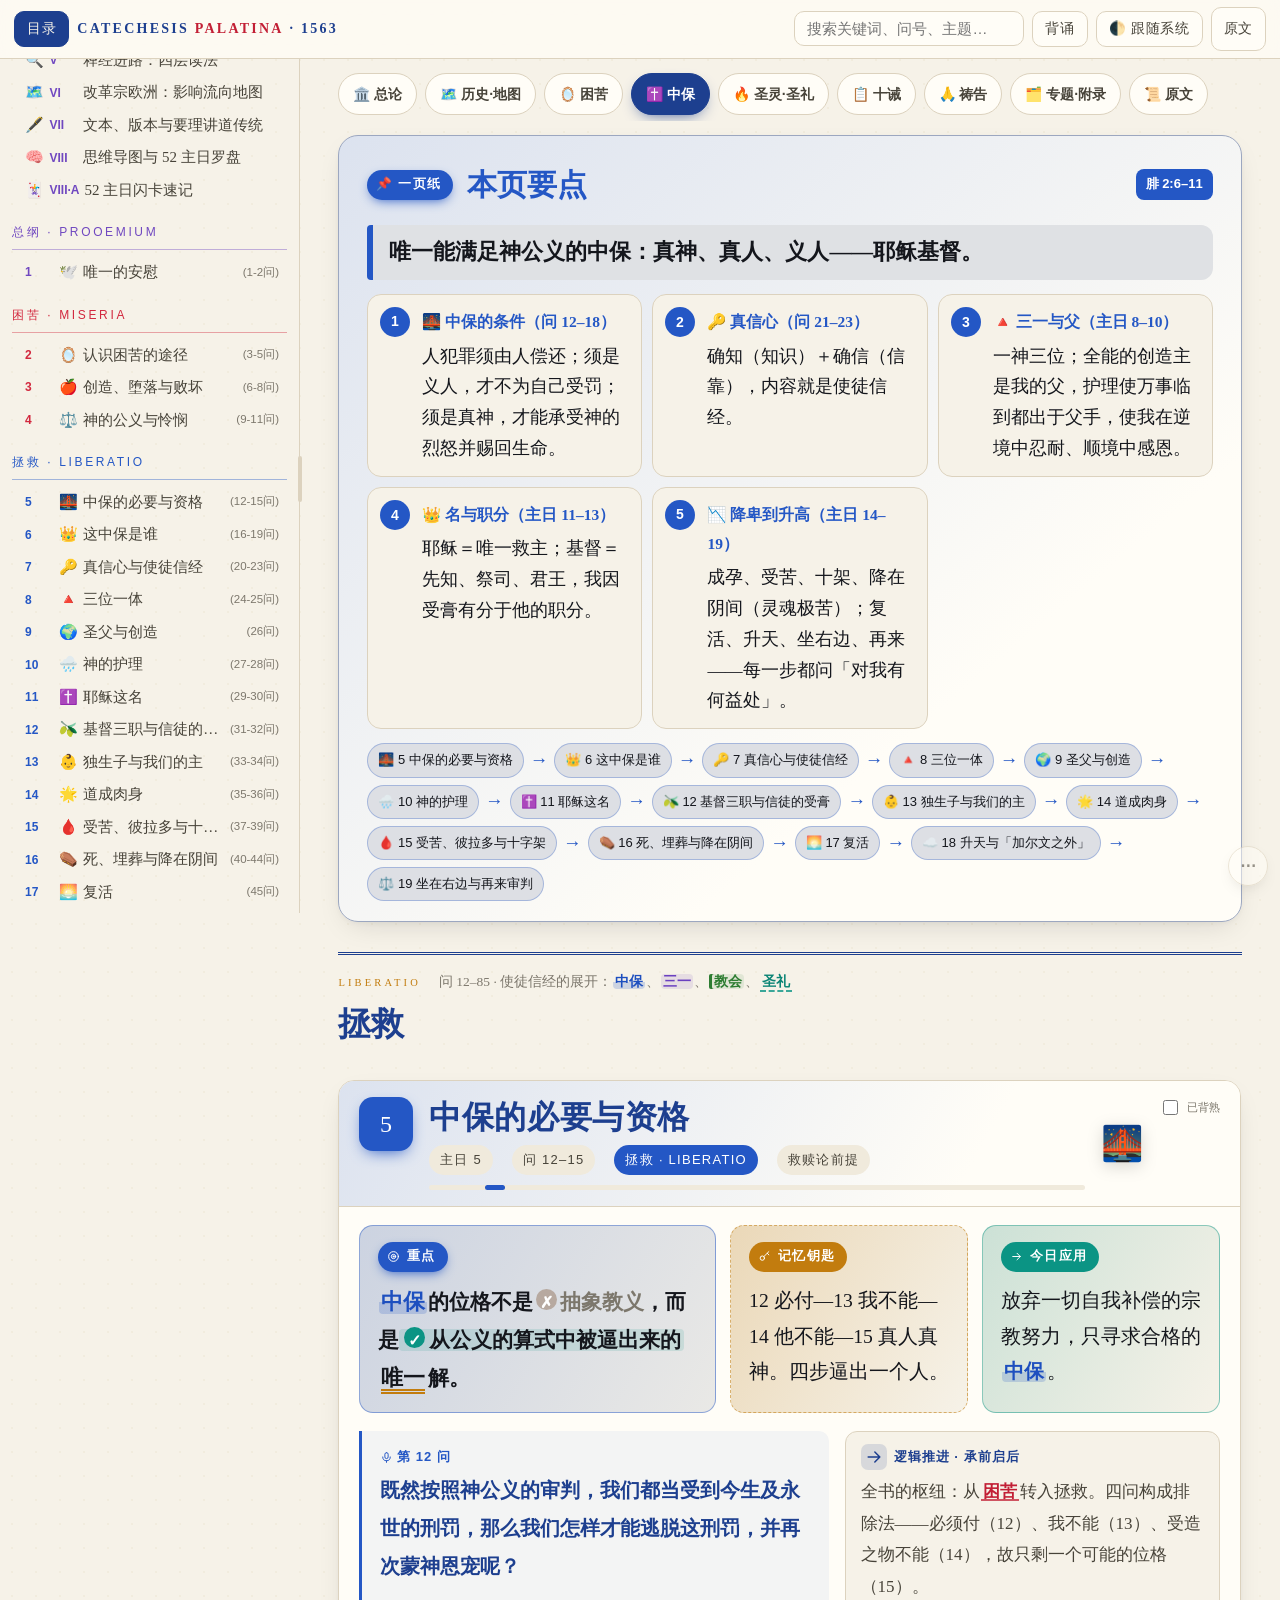
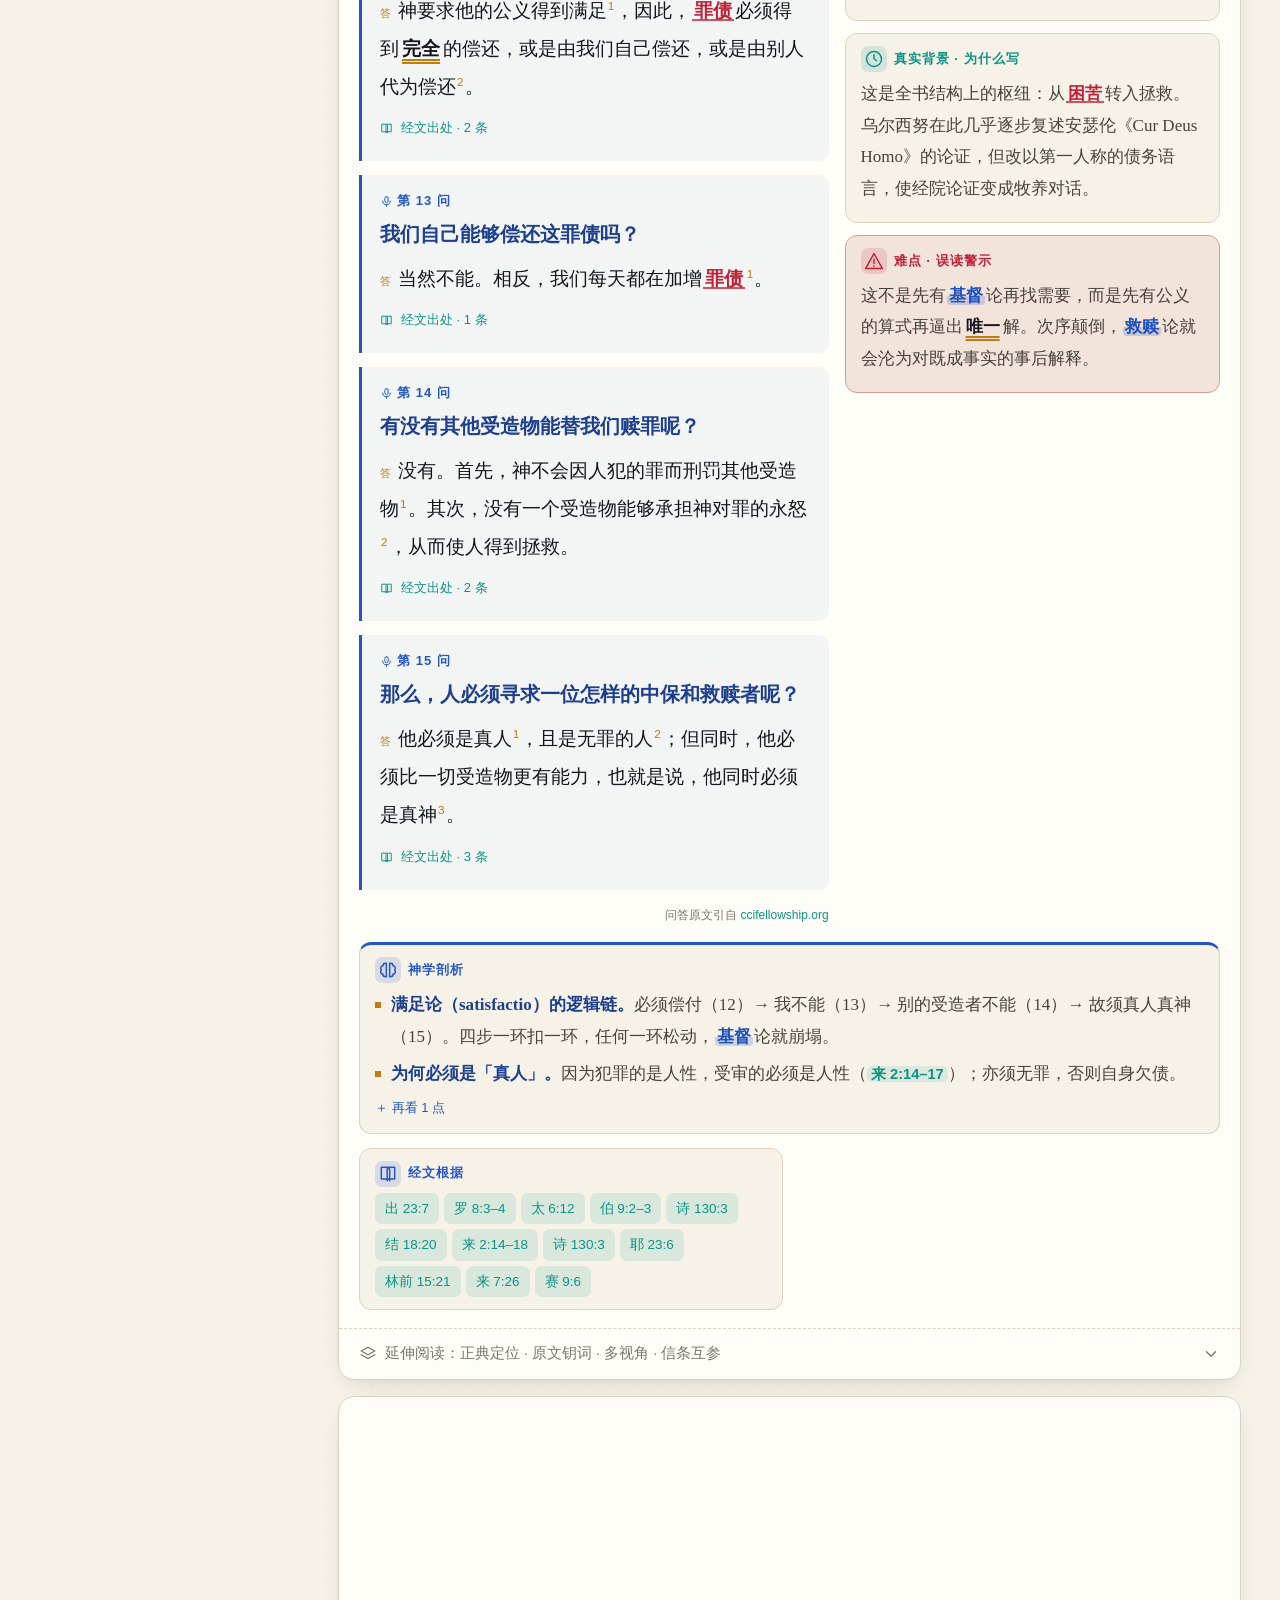
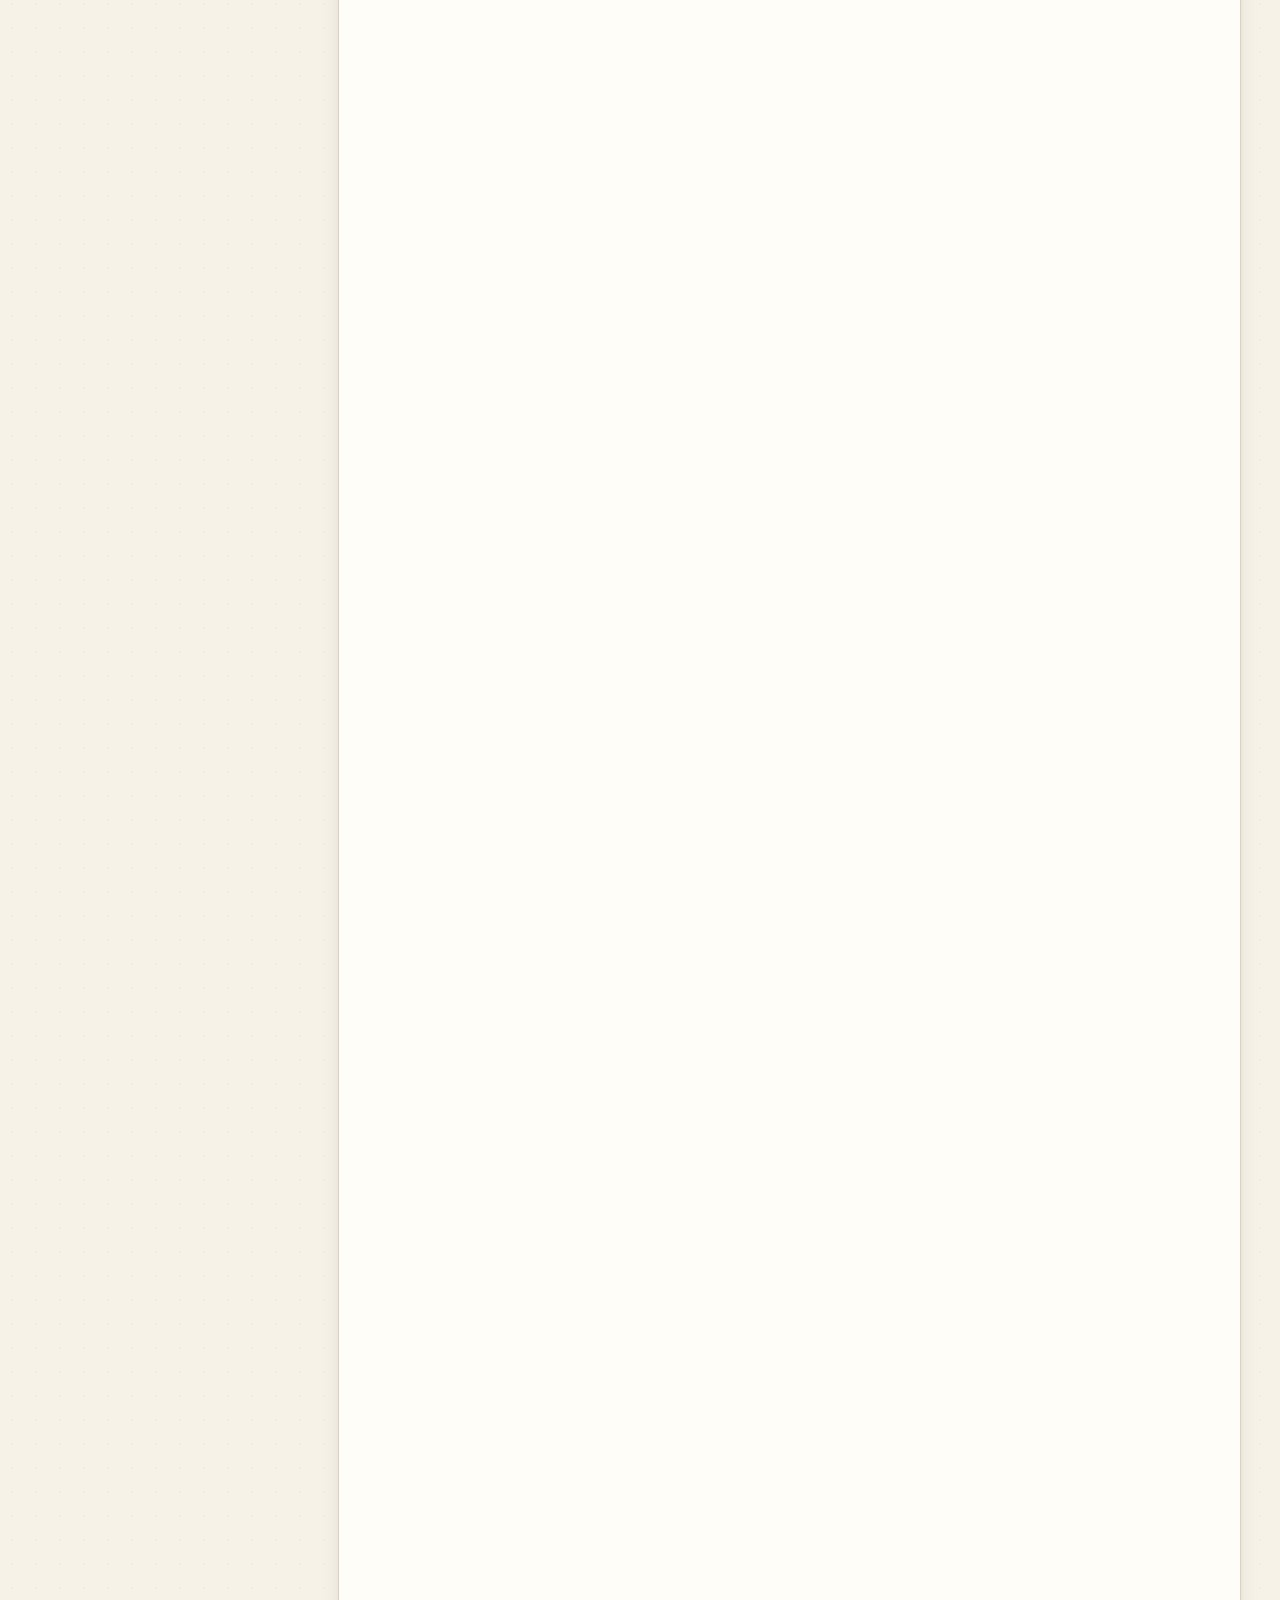
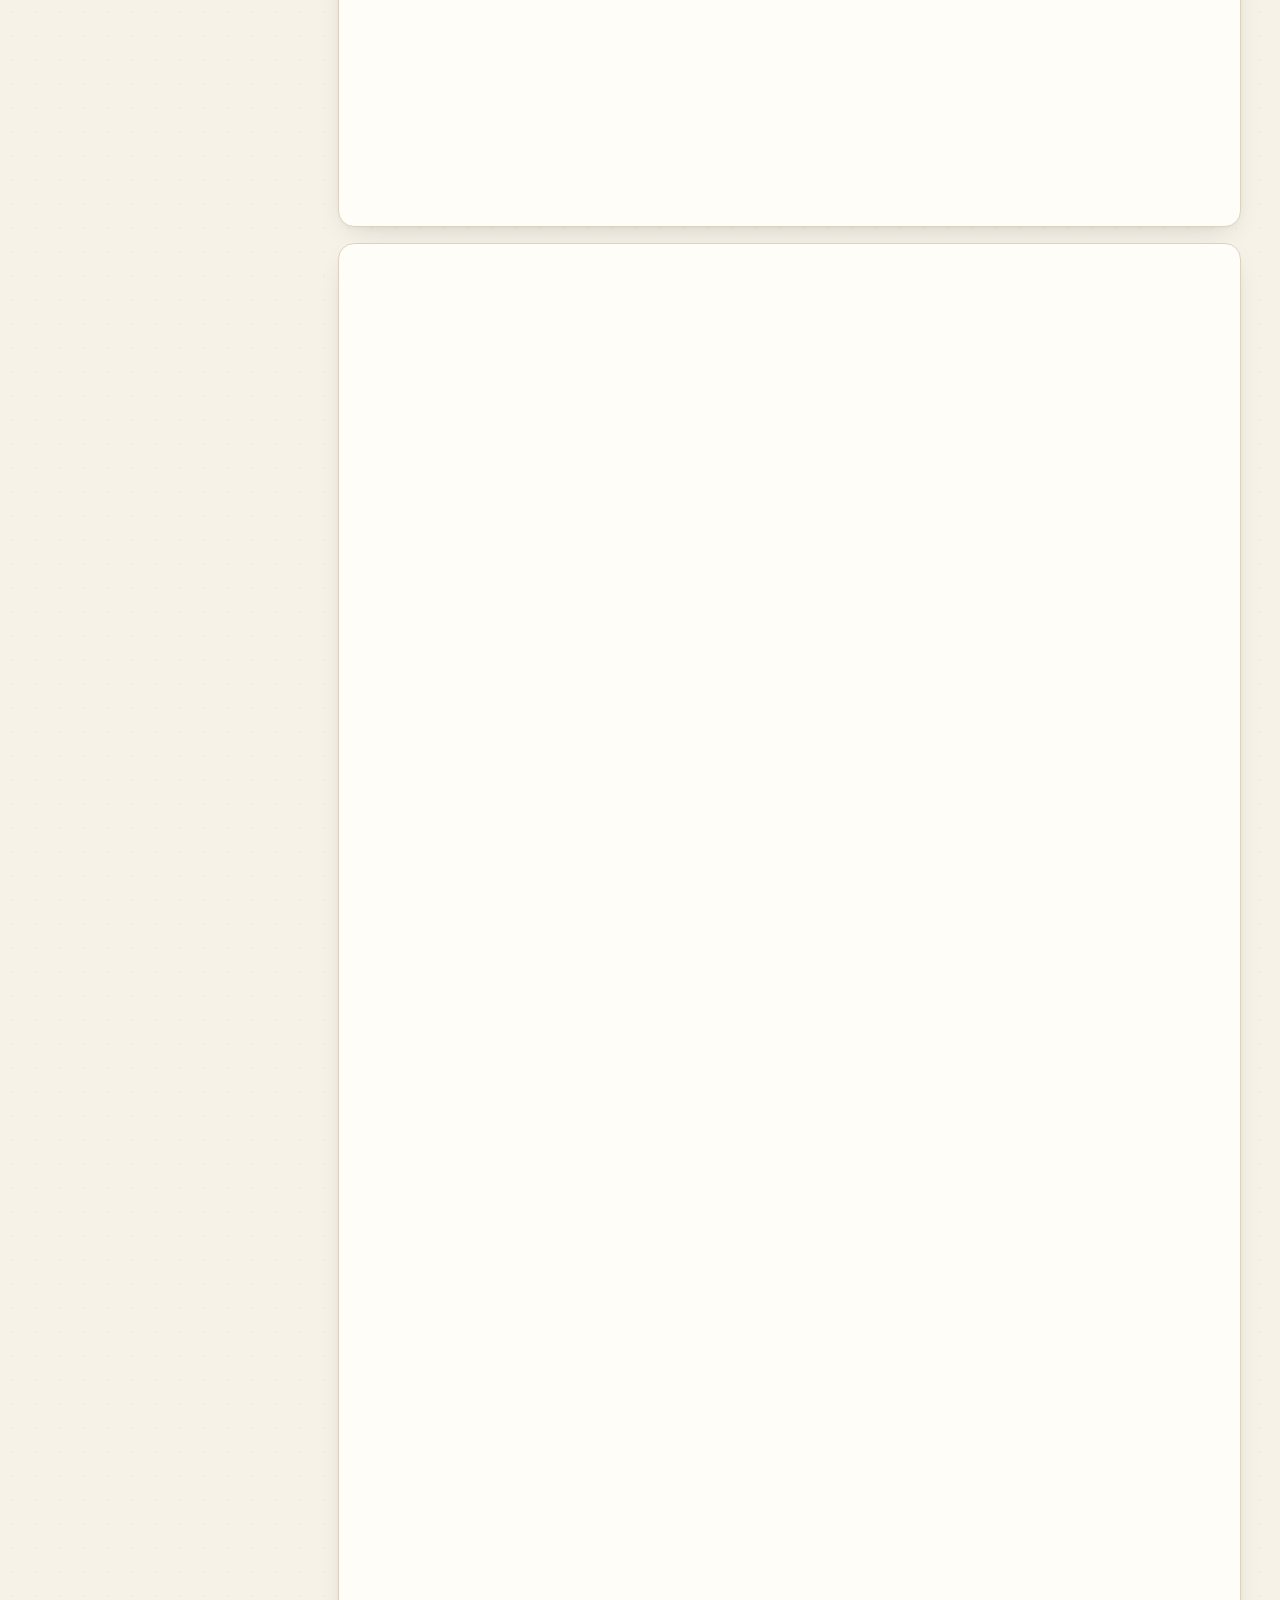
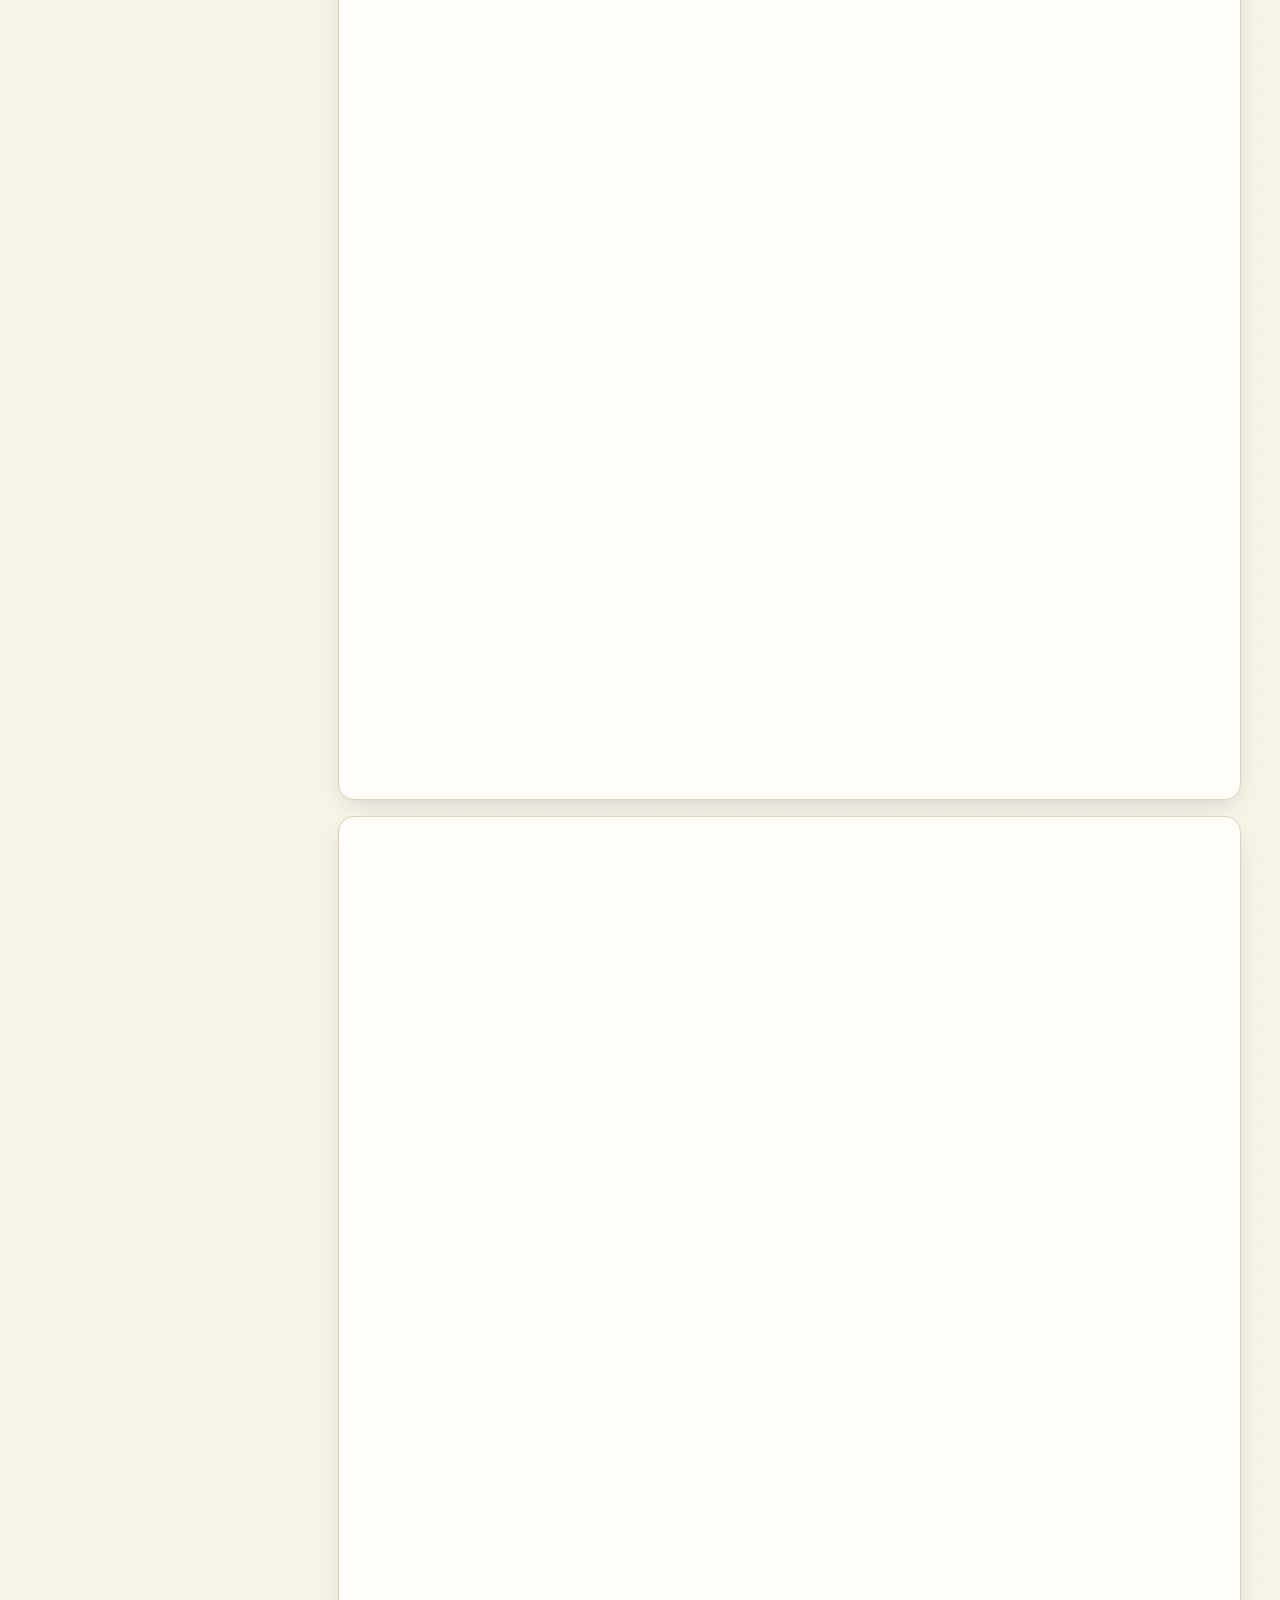
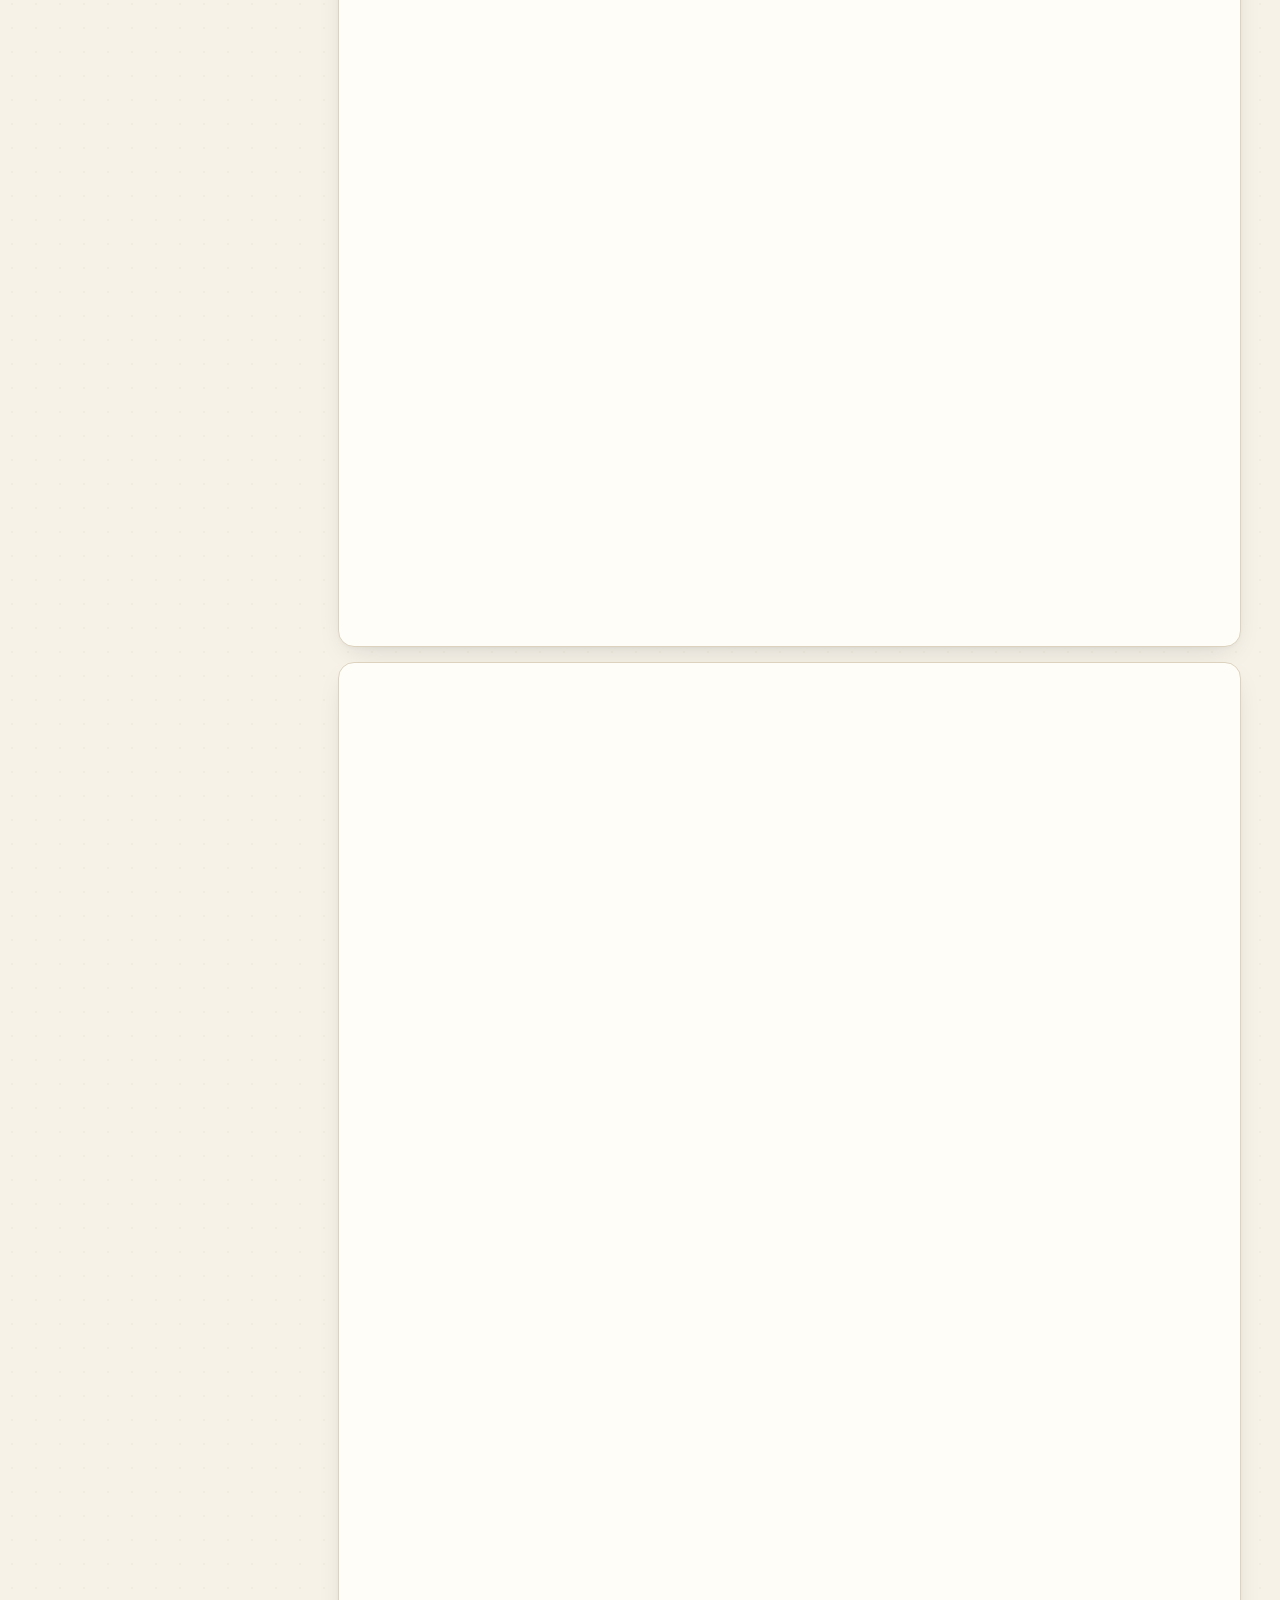
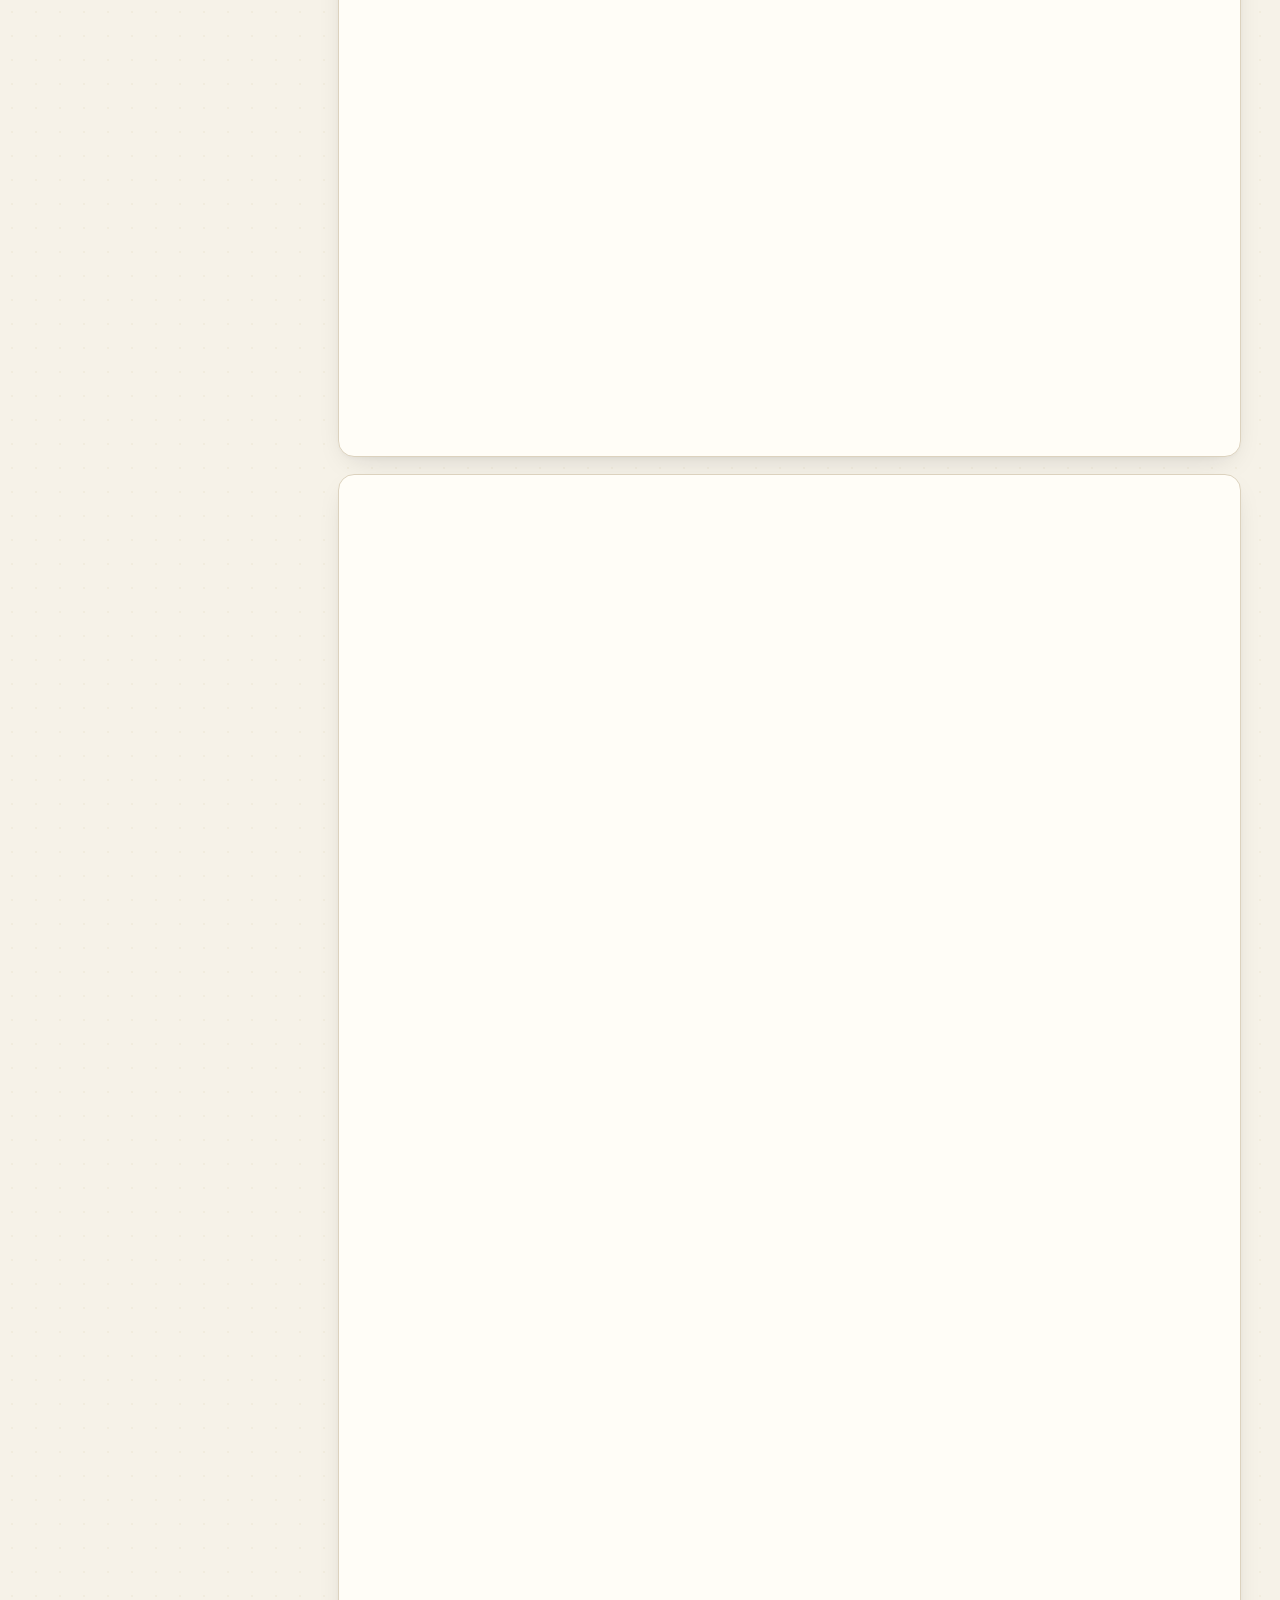
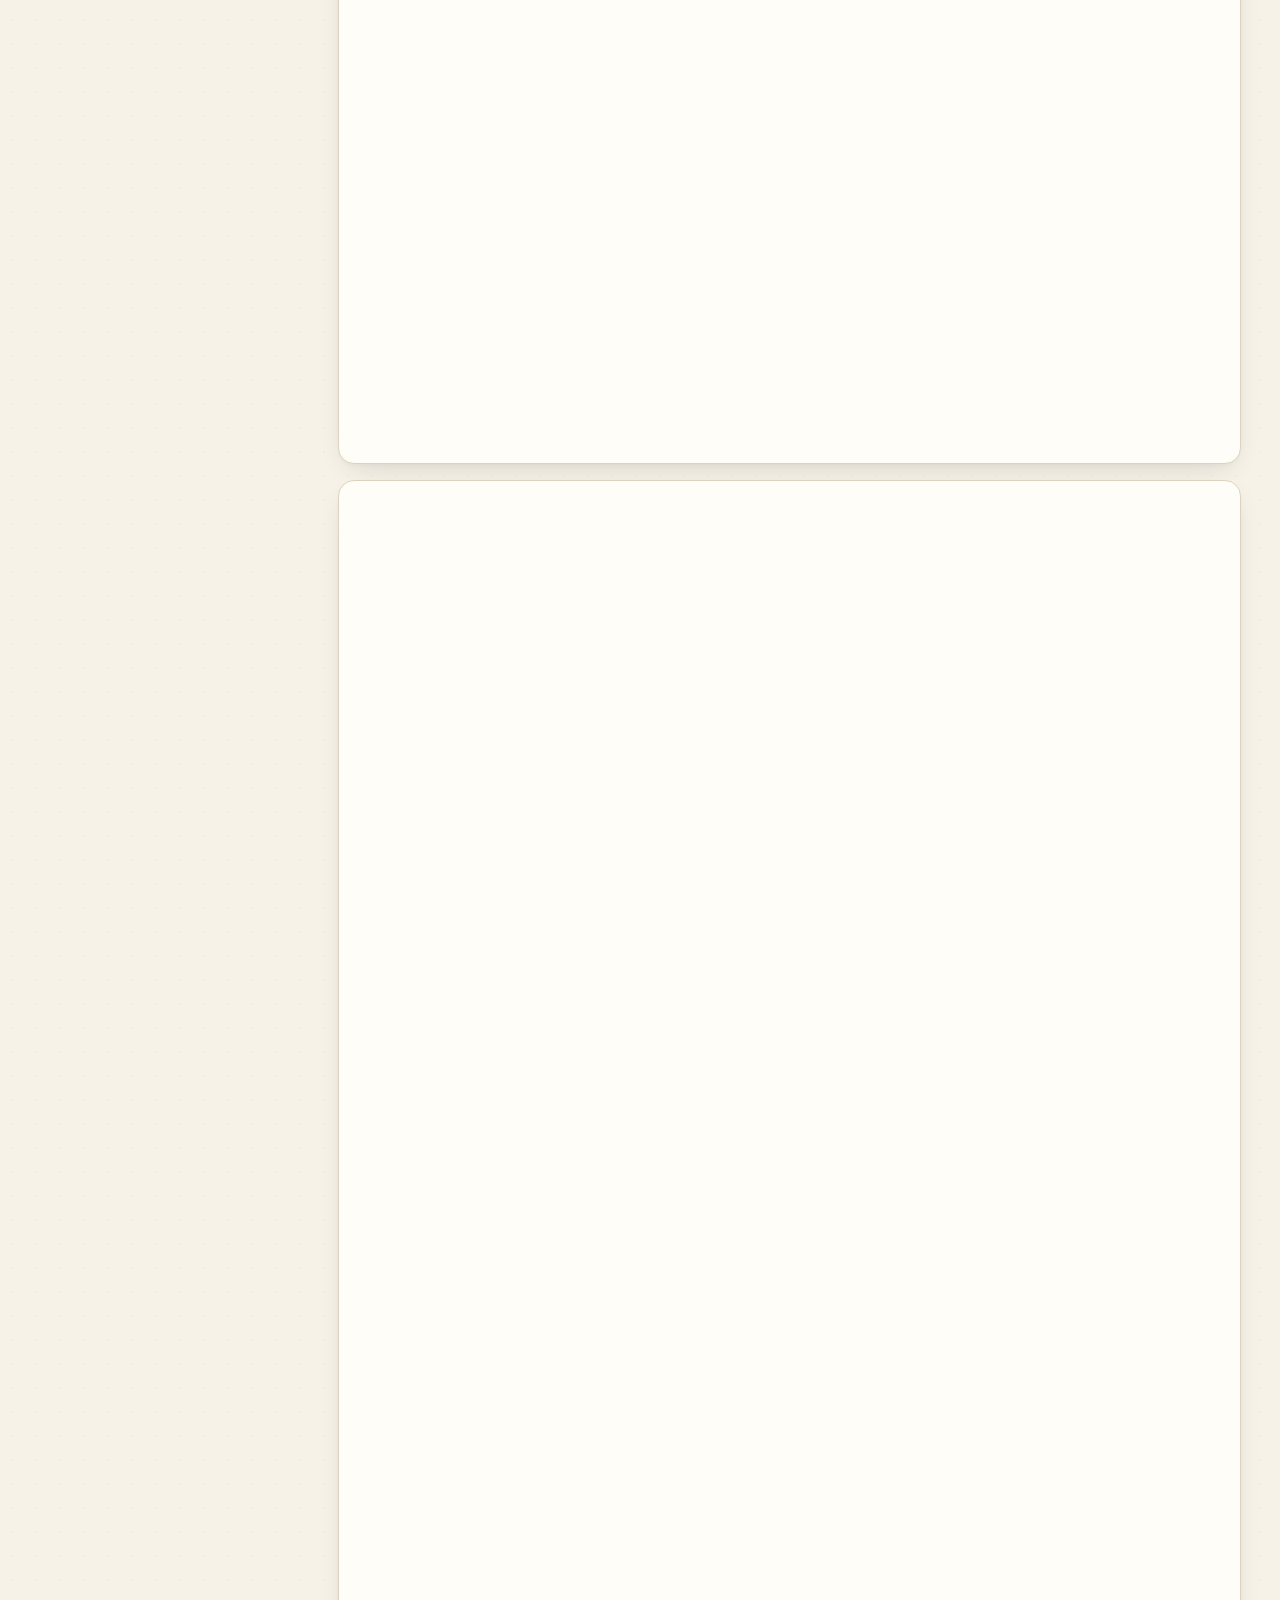
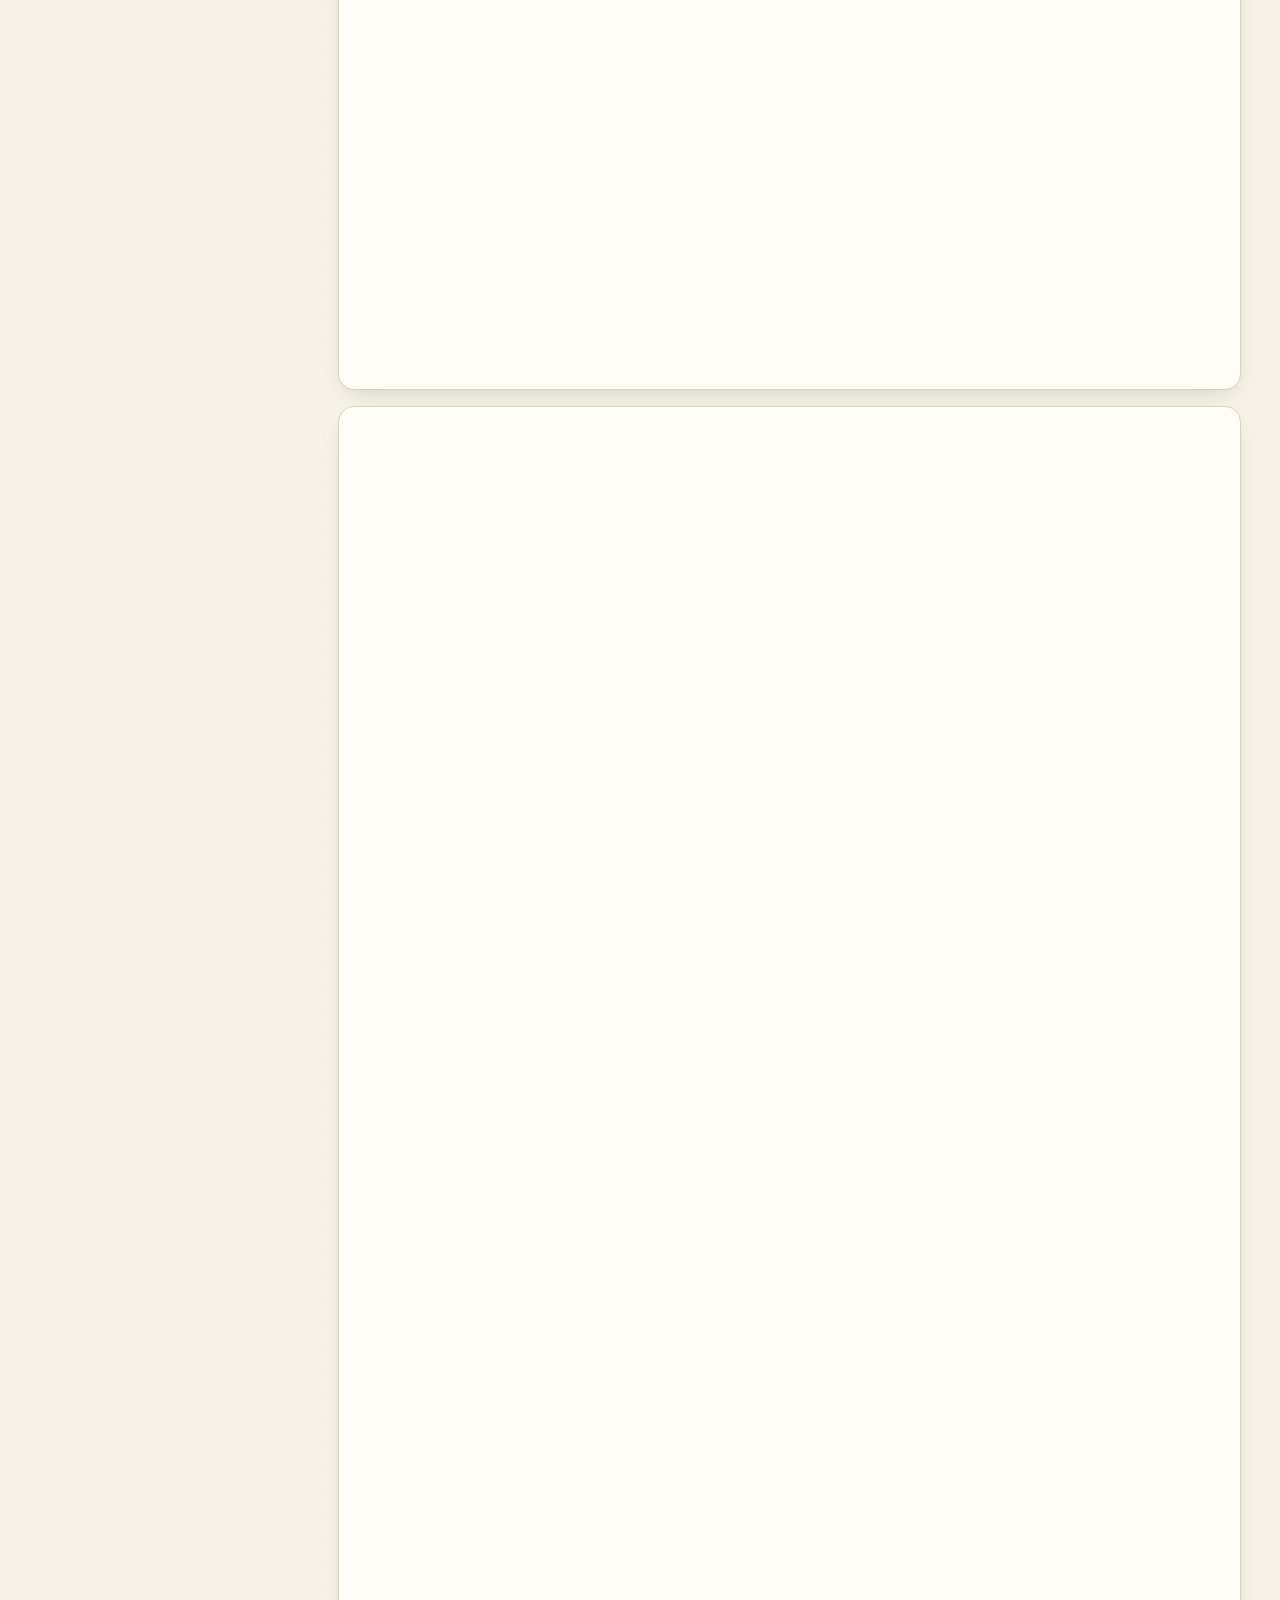
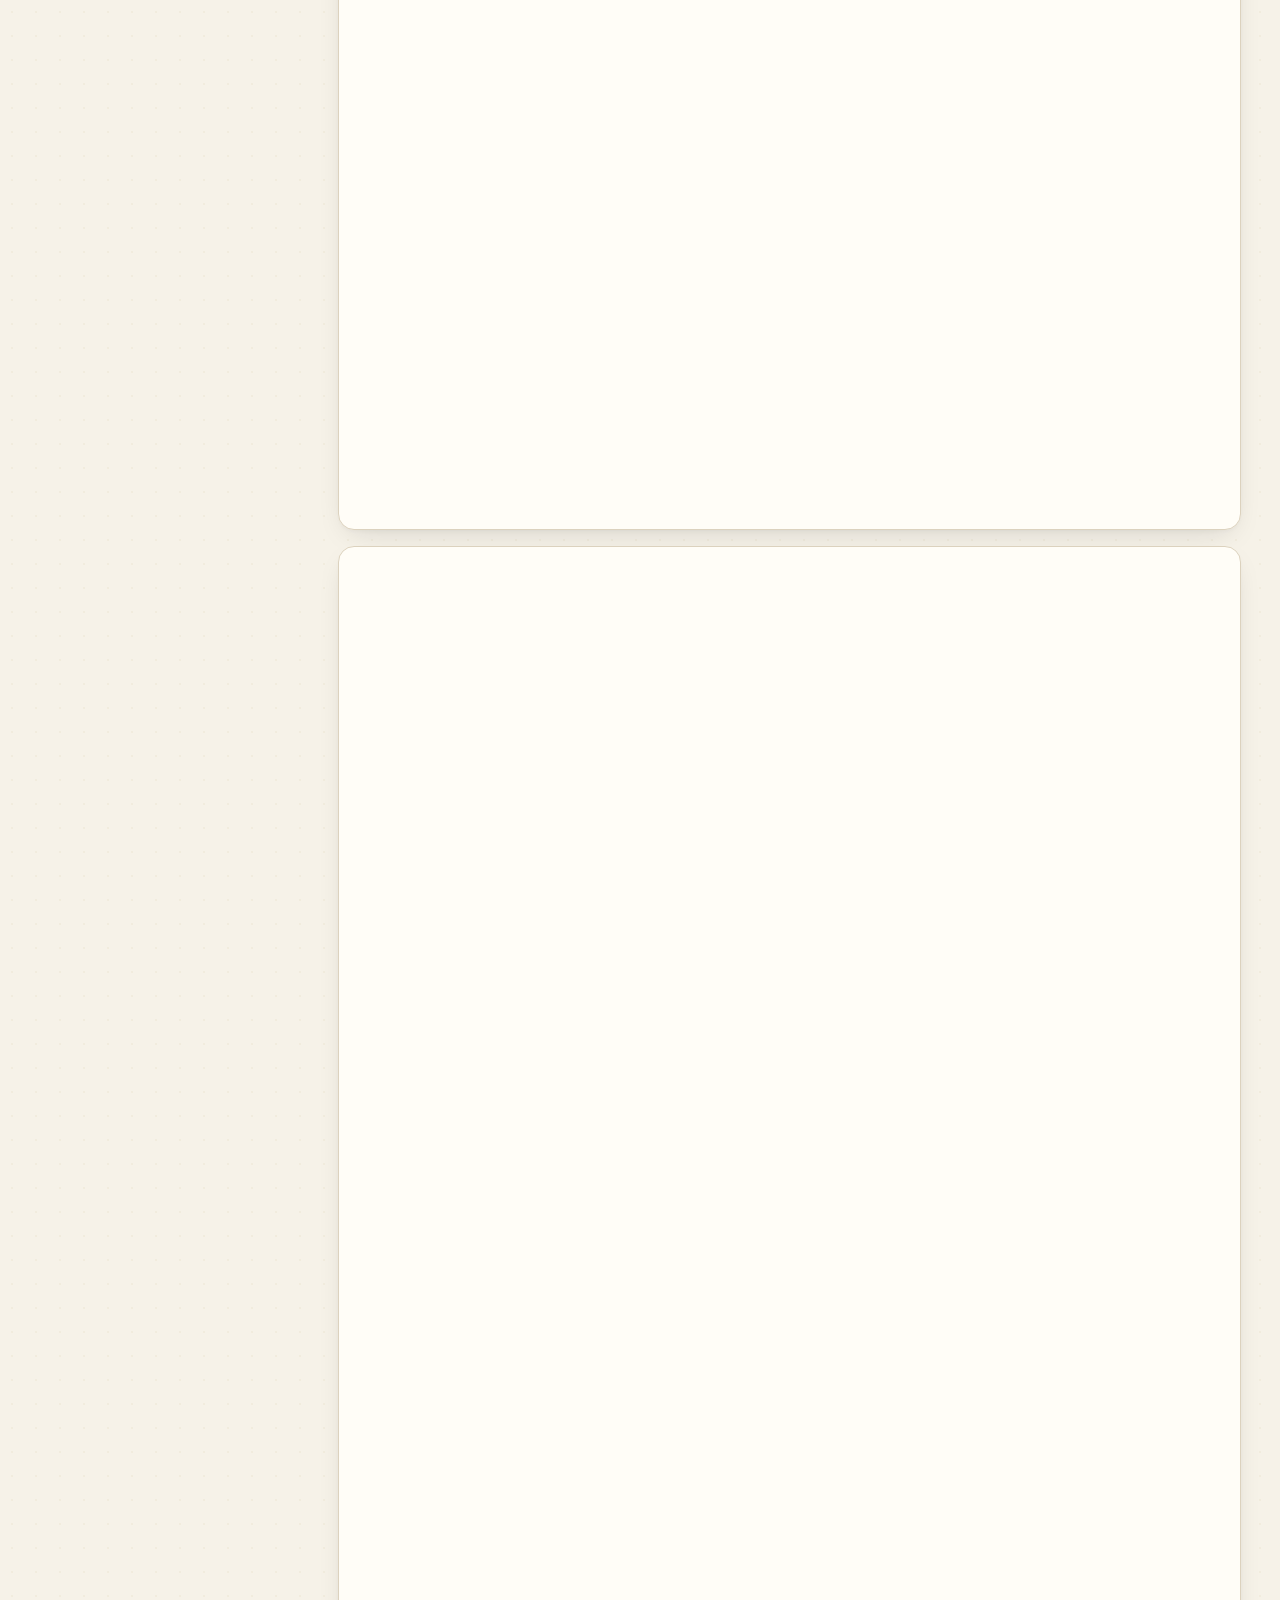
<file: p2-christ.html>
<!DOCTYPE html><html lang="zh-Hans"><head><meta charset="utf-8"><meta name="viewport" content="width=device-width,initial-scale=1,viewport-fit=cover"><meta name="theme-color" content="#1F3864"><title>拯救 · 中保与圣子 · 主日 5–19 · 海德堡要理问答 52 主日</title><meta name="description" content="海德堡要理问答 129 问 52 主日全景解读：时间线、救赎史故事线、圣经神学、圣约神学、三大普世信经与三项联合信条、地图、思维导图、流程图与背诵系统。"><link rel="icon" href="data:image/svg+xml,%3Csvg xmlns=%27http://www.w3.org/2000/svg%27 viewBox=%270 0 32 32%27%3E%3Crect width=%2732%27 height=%2732%27 fill=%27%231F3864%27/%3E%3Ctext x=%2716%27 y=%2723%27 font-size=%2720%27 text-anchor=%27middle%27 fill=%27%23F6F2E8%27%3EH%3C/text%3E%3C/svg%3E"><script>if("IntersectionObserver" in window)document.documentElement.classList.add("io")</script><link rel="stylesheet" href="assets/site.css"><script type="speculationrules">{"prerender": [{"where": {"href_matches": "/*"}, "eagerness": "moderate"}], "prefetch": [{"urls": ["index.html", "history.html", "p1-misery.html", "p3-spirit.html", "p4-law.html", "p5-prayer.html", "topics.html", "texts.html"], "eagerness": "eager"}]}</script></head><body><svg width="0" height="0" style="position:absolute" aria-hidden="true"><symbol id="i-book" viewBox="0 0 24 24" fill="none" stroke="currentColor" stroke-width="1.8" stroke-linecap="round" stroke-linejoin="round"><path d="M4 4h7a3 3 0 0 1 3 3v13a2 2 0 0 0-2-2H4z"/><path d="M20 4h-6a3 3 0 0 0-3 3v13a2 2 0 0 1 2-2h7z"/></symbol><symbol id="i-cross" viewBox="0 0 24 24" fill="none" stroke="currentColor" stroke-width="1.8" stroke-linecap="round" stroke-linejoin="round"><path d="M12 2v20M5 8h14"/></symbol><symbol id="i-core" viewBox="0 0 24 24" fill="none" stroke="currentColor" stroke-width="1.8" stroke-linecap="round" stroke-linejoin="round"><circle cx="12" cy="12" r="9"/><circle cx="12" cy="12" r="4"/><circle cx="12" cy="12" r="1" fill="currentColor"/></symbol><symbol id="i-flow" viewBox="0 0 24 24" fill="none" stroke="currentColor" stroke-width="1.8" stroke-linecap="round" stroke-linejoin="round"><path d="M5 12h14M13 6l6 6-6 6"/></symbol><symbol id="i-scroll" viewBox="0 0 24 24" fill="none" stroke="currentColor" stroke-width="1.8" stroke-linecap="round" stroke-linejoin="round"><path d="M8 3h11v15a3 3 0 0 1-3 3H6a3 3 0 0 1-3-3V6h5"/><path d="M8 3v13"/></symbol><symbol id="i-lang" viewBox="0 0 24 24" fill="none" stroke="currentColor" stroke-width="1.8" stroke-linecap="round" stroke-linejoin="round"><path d="M4 5h9M8.5 3v2M6 5c1 4 4 7 7 8M11 5c-1 4-4 7-7 8"/><path d="M14 21l4-9 4 9M15.5 18h5"/></symbol><symbol id="i-globe" viewBox="0 0 24 24" fill="none" stroke="currentColor" stroke-width="1.8" stroke-linecap="round" stroke-linejoin="round"><circle cx="12" cy="12" r="9"/><path d="M3 12h18M12 3a14 14 0 0 1 0 18M12 3a14 14 0 0 0 0 18"/></symbol><symbol id="i-brain" viewBox="0 0 24 24" fill="none" stroke="currentColor" stroke-width="1.8" stroke-linecap="round" stroke-linejoin="round"><path d="M9 4a3 3 0 0 0-3 3 3 3 0 0 0-2 5 3 3 0 0 0 2 5 3 3 0 0 0 3 3h1V4z"/><path d="M15 4a3 3 0 0 1 3 3 3 3 0 0 1 2 5 3 3 0 0 1-2 5 3 3 0 0 1-3 3h-1V4z"/></symbol><symbol id="i-arc" viewBox="0 0 24 24" fill="none" stroke="currentColor" stroke-width="1.8" stroke-linecap="round" stroke-linejoin="round"><path d="M3 18c4-12 14-12 18 0"/><circle cx="3" cy="18" r="1.5"/><circle cx="21" cy="18" r="1.5"/></symbol><symbol id="i-eye" viewBox="0 0 24 24" fill="none" stroke="currentColor" stroke-width="1.8" stroke-linecap="round" stroke-linejoin="round"><path d="M2 12s4-7 10-7 10 7 10 7-4 7-10 7S2 12 2 12z"/><circle cx="12" cy="12" r="3"/></symbol><symbol id="i-link" viewBox="0 0 24 24" fill="none" stroke="currentColor" stroke-width="1.8" stroke-linecap="round" stroke-linejoin="round"><path d="M10 14a4 4 0 0 0 6 0l3-3a4 4 0 0 0-6-6l-1 1"/><path d="M14 10a4 4 0 0 0-6 0l-3 3a4 4 0 0 0 6 6l1-1"/></symbol><symbol id="i-alert" viewBox="0 0 24 24" fill="none" stroke="currentColor" stroke-width="1.8" stroke-linecap="round" stroke-linejoin="round"><path d="M12 3l10 18H2z"/><path d="M12 10v5M12 18v.5"/></symbol><symbol id="i-key" viewBox="0 0 24 24" fill="none" stroke="currentColor" stroke-width="1.8" stroke-linecap="round" stroke-linejoin="round"><circle cx="8" cy="15" r="4"/><path d="M11 12l9-9M17 6l3 3"/></symbol><symbol id="i-map" viewBox="0 0 24 24" fill="none" stroke="currentColor" stroke-width="1.8" stroke-linecap="round" stroke-linejoin="round"><path d="M12 21s-7-6-7-12a7 7 0 0 1 14 0c0 6-7 12-7 12z"/><circle cx="12" cy="9" r="2.5"/></symbol><symbol id="i-clock" viewBox="0 0 24 24" fill="none" stroke="currentColor" stroke-width="1.8" stroke-linecap="round" stroke-linejoin="round"><circle cx="12" cy="12" r="9"/><path d="M12 7v5l3 2"/></symbol><symbol id="i-mic" viewBox="0 0 24 24" fill="none" stroke="currentColor" stroke-width="1.8" stroke-linecap="round" stroke-linejoin="round"><rect x="9" y="3" width="6" height="11" rx="3"/><path d="M5 11a7 7 0 0 0 14 0M12 18v3"/></symbol><symbol id="i-layers" viewBox="0 0 24 24" fill="none" stroke="currentColor" stroke-width="1.8" stroke-linecap="round" stroke-linejoin="round"><path d="M12 3l9 5-9 5-9-5z"/><path d="M3 13l9 5 9-5"/></symbol><symbol id="i-chev" viewBox="0 0 24 24" fill="none" stroke="currentColor" stroke-width="1.8" stroke-linecap="round" stroke-linejoin="round"><path d="M6 9l6 6 6-6"/></symbol></svg><div id="prog"></div><div class="topbar"><div class="tb"><button class="btn on" id="tocBtn" title="显示／隐藏目录">目录</button><div class="brand">CATECHESIS <b>PALATINA</b> · 1563</div><div class="sp"></div><div class="tbs"><input id="q" type="search" placeholder="搜索关键词、问号、主题…" aria-label="搜索"></div><button class="btn" id="drillBtn" title="遮盖答案，点按逐问自测">背诵</button><button class="btn" id="themeBtn" title="明／暗／跟随系统">主题</button><a class="btn" href="texts.html" title="信经与信条全文（ccifellowship.org 原文）">原文</a></div></div><div class="scrim"></div><div class="shell"><nav class="side"><div class="toc"><a class="toc-src" href="texts.html"><span class="no">原</span>原文阅读室（信经／信条全文）↗</a><div class="toc-h">总论 · PROLEGOMENA</div><a href="index.html#intro-why"><span class="emo">🏰</span><span class="no">I</span>为什么会有这本要理问答</a><a href="index.html#intro-frame"><span class="emo">🧭</span><span class="no">II</span>跳出框架看骨架</a><a href="index.html#intro-canon"><span class="emo">📜</span><span class="no">III</span>正典弧线与救赎史故事线</a><a href="index.html#bt-canon"><span class="emo">📖</span><span class="no">III·A</span>圣经神学：跟随故事</a><a href="index.html#bt-cov"><span class="emo">🤝</span><span class="no">III·B</span>圣约神学：全书的语法</a><a href="index.html#intro-compare"><span class="emo">🏛️</span><span class="no">IV</span>三大普世信经与三项联合信条</a><a href="index.html#creed-reader"><span class="emo">🎙️</span><span class="no">IV·A</span>信经背诵室（干净阅读版）</a><a href="index.html#forms-cmp"><span class="emo">⚖️</span><span class="no">IV·B</span>三项联合信条深度对比</a><a href="index.html#intro-method"><span class="emo">🔍</span><span class="no">V</span>释经进路：四层读法</a><a href="index.html#intro-map"><span class="emo">🗺️</span><span class="no">VI</span>改革宗欧洲：影响流向地图</a><a href="index.html#intro-text"><span class="emo">🖋️</span><span class="no">VII</span>文本、版本与要理讲道传统</a><a href="index.html#compass"><span class="emo">🧠</span><span class="no">VIII</span>思维导图与 52 主日罗盘</a><a href="index.html#flash"><span class="emo">🃏</span><span class="no">VIII·A</span>52 主日闪卡速记</a><div class="toc-h">总纲 · PROOEMIUM</div><a href="p1-misery.html#ld1" data-n="1"><span class="no">1</span><span class="emo">🕊️</span>唯一的安慰<span class="qr">(1-2问)</span></a><div class="toc-h">困苦 · MISERIA</div><a href="p1-misery.html#ld2" data-n="2"><span class="no">2</span><span class="emo">🪞</span>认识困苦的途径<span class="qr">(3-5问)</span></a><a href="p1-misery.html#ld3" data-n="3"><span class="no">3</span><span class="emo">🍎</span>创造、堕落与败坏<span class="qr">(6-8问)</span></a><a href="p1-misery.html#ld4" data-n="4"><span class="no">4</span><span class="emo">⚖️</span>神的公义与怜悯<span class="qr">(9-11问)</span></a><div class="toc-h">拯救 · LIBERATIO</div><a href="#ld5" data-n="5"><span class="no">5</span><span class="emo">🌉</span>中保的必要与资格<span class="qr">(12-15问)</span></a><a href="#ld6" data-n="6"><span class="no">6</span><span class="emo">👑</span>这中保是谁<span class="qr">(16-19问)</span></a><a href="#ld7" data-n="7"><span class="no">7</span><span class="emo">🔑</span>真信心与使徒信经<span class="qr">(20-23问)</span></a><a href="#ld8" data-n="8"><span class="no">8</span><span class="emo">🔺</span>三位一体<span class="qr">(24-25问)</span></a><a href="#ld9" data-n="9"><span class="no">9</span><span class="emo">🌍</span>圣父与创造<span class="qr">(26问)</span></a><a href="#ld10" data-n="10"><span class="no">10</span><span class="emo">🌧️</span>神的护理<span class="qr">(27-28问)</span></a><a href="#ld11" data-n="11"><span class="no">11</span><span class="emo">✝️</span>耶稣这名<span class="qr">(29-30问)</span></a><a href="#ld12" data-n="12"><span class="no">12</span><span class="emo">🫒</span>基督三职与信徒的受膏<span class="qr">(31-32问)</span></a><a href="#ld13" data-n="13"><span class="no">13</span><span class="emo">👶</span>独生子与我们的主<span class="qr">(33-34问)</span></a><a href="#ld14" data-n="14"><span class="no">14</span><span class="emo">🌟</span>道成肉身<span class="qr">(35-36问)</span></a><a href="#ld15" data-n="15"><span class="no">15</span><span class="emo">🩸</span>受苦、彼拉多与十字架<span class="qr">(37-39问)</span></a><a href="#ld16" data-n="16"><span class="no">16</span><span class="emo">⚰️</span>死、埋葬与降在阴间<span class="qr">(40-44问)</span></a><a href="#ld17" data-n="17"><span class="no">17</span><span class="emo">🌅</span>复活<span class="qr">(45问)</span></a><a href="#ld18" data-n="18"><span class="no">18</span><span class="emo">☁️</span>升天与「加尔文之外」<span class="qr">(46-49问)</span></a><a href="#ld19" data-n="19"><span class="no">19</span><span class="emo">⚖️</span>坐在右边与再来审判<span class="qr">(50-52问)</span></a><a href="p3-spirit.html#ld20" data-n="20"><span class="no">20</span><span class="emo">🔥</span>圣灵<span class="qr">(53问)</span></a><a href="p3-spirit.html#ld21" data-n="21"><span class="no">21</span><span class="emo">⛪</span>教会、相通与赦罪<span class="qr">(54-56问)</span></a><a href="p3-spirit.html#ld22" data-n="22"><span class="no">22</span><span class="emo">🌱</span>身体复活与永生<span class="qr">(57-58问)</span></a><a href="p3-spirit.html#ld23" data-n="23"><span class="no">23</span><span class="emo">🧥</span>因信称义<span class="qr">(59-61问)</span></a><a href="p3-spirit.html#ld24" data-n="24"><span class="no">24</span><span class="emo">🍇</span>善行与功德<span class="qr">(62-64问)</span></a><a href="p3-spirit.html#ld25" data-n="25"><span class="no">25</span><span class="emo">📖</span>圣道、圣礼与信心的来源<span class="qr">(65-68问)</span></a><a href="p3-spirit.html#ld26" data-n="26"><span class="no">26</span><span class="emo">💧</span>洗礼<span class="qr">(69-71问)</span></a><a href="p3-spirit.html#ld27" data-n="27"><span class="no">27</span><span class="emo">👪</span>婴儿洗<span class="qr">(72-74问)</span></a><a href="p3-spirit.html#ld28" data-n="28"><span class="no">28</span><span class="emo">🍞</span>圣餐<span class="qr">(75-77问)</span></a><a href="p3-spirit.html#ld29" data-n="29"><span class="no">29</span><span class="emo">🍷</span>反变质说<span class="qr">(78-79问)</span></a><a href="p3-spirit.html#ld30" data-n="30"><span class="no">30</span><span class="emo">🚫</span>弥撒、圣餐的界限<span class="qr">(80-82问)</span></a><a href="p3-spirit.html#ld31" data-n="31"><span class="no">31</span><span class="emo">🗝️</span>天国的钥匙<span class="qr">(83-85问)</span></a><div class="toc-h">感恩 · GRATITUDO</div><a href="p4-law.html#ld32" data-n="32"><span class="no">32</span><span class="emo">🌳</span>我们为何仍要行善<span class="qr">(86-87问)</span></a><a href="p4-law.html#ld33" data-n="33"><span class="no">33</span><span class="emo">🔄</span>真悔改与善行的定义<span class="qr">(88-91问)</span></a><a href="p4-law.html#ld34" data-n="34"><span class="no">34</span><span class="emo">1️⃣</span>十诫与第一诫<span class="qr">(92-95问)</span></a><a href="p4-law.html#ld35" data-n="35"><span class="no">35</span><span class="emo">🖼️</span>第二诫：敬拜的方式<span class="qr">(96-98问)</span></a><a href="p4-law.html#ld36" data-n="36"><span class="no">36</span><span class="emo">🗣️</span>第三诫：神的名<span class="qr">(99-100问)</span></a><a href="p4-law.html#ld37" data-n="37"><span class="no">37</span><span class="emo">✋</span>合乎圣经的起誓<span class="qr">(101-102问)</span></a><a href="p4-law.html#ld38" data-n="38"><span class="no">38</span><span class="emo">🕯️</span>第四诫：安息日与主日<span class="qr">(103问)</span></a><a href="p4-law.html#ld39" data-n="39"><span class="no">39</span><span class="emo">👨‍👩‍👧</span>第五诫：权柄<span class="qr">(104问)</span></a><a href="p4-law.html#ld40" data-n="40"><span class="no">40</span><span class="emo">🛡️</span>第六诫：生命<span class="qr">(105-107问)</span></a><a href="p4-law.html#ld41" data-n="41"><span class="no">41</span><span class="emo">💍</span>第七诫：贞洁<span class="qr">(108-109问)</span></a><a href="p4-law.html#ld42" data-n="42"><span class="no">42</span><span class="emo">🤲</span>第八诫：财产<span class="qr">(110-111问)</span></a><a href="p4-law.html#ld43" data-n="43"><span class="no">43</span><span class="emo">🗨️</span>第九诫：真理<span class="qr">(112问)</span></a><a href="p4-law.html#ld44" data-n="44"><span class="no">44</span><span class="emo">❤️</span>第十诫与律法的严格<span class="qr">(113-115问)</span></a><a href="p5-prayer.html#ld45" data-n="45"><span class="no">45</span><span class="emo">🙏</span>祷告的必要与要素<span class="qr">(116-119问)</span></a><a href="p5-prayer.html#ld46" data-n="46"><span class="no">46</span><span class="emo">👨‍👦</span>我们在天上的父<span class="qr">(120-121问)</span></a><a href="p5-prayer.html#ld47" data-n="47"><span class="no">47</span><span class="emo">✨</span>第一求：尊名为圣<span class="qr">(122问)</span></a><a href="p5-prayer.html#ld48" data-n="48"><span class="no">48</span><span class="emo">🏰</span>第二求：愿你的国降临<span class="qr">(123问)</span></a><a href="p5-prayer.html#ld49" data-n="49"><span class="no">49</span><span class="emo">🎯</span>第三求：愿你的旨意成就<span class="qr">(124问)</span></a><a href="p5-prayer.html#ld50" data-n="50"><span class="no">50</span><span class="emo">🥖</span>第四求：日用的饮食<span class="qr">(125问)</span></a><a href="p5-prayer.html#ld51" data-n="51"><span class="no">51</span><span class="emo">🧾</span>第五求：免我们的债<span class="qr">(126问)</span></a><a href="p5-prayer.html#ld52" data-n="52"><span class="no">52</span><span class="emo">🗡️</span>第六求、颂赞与阿们<span class="qr">(127-129问)</span></a><div class="toc-h">历史 · 地图 · 文化</div><a href="history.html#hist-intro"><span class="no">史</span>一部要理诞生的现场</a><a href="history.html#hist-map"><span class="no">图</span>互动时间线 × 真实地图</a><a href="history.html#hist-rhine"><span class="no">河</span>莱茵走廊示意图</a><a href="history.html#hist-world"><span class="no">世</span>全球传播地图</a><a href="history.html#hist-culture"><span class="no">文</span>文化区域对照</a><div class="toc-h">跨主日专题 · TOPICA</div><a href="topics.html#tp-assurance"><span class="no">一</span>确据</a><a href="topics.html#tp-chalcedon"><span class="no">二</span>基督论的四条边界</a><a href="topics.html#tp-supper"><span class="no">三</span>圣餐论战一百年</a><a href="topics.html#tp-lawgospel"><span class="no">四</span>律法与福音</a><a href="topics.html#tp-election"><span class="no">五</span>预定论</a><a href="topics.html#tp-worship"><span class="no">六</span>敬拜的规范原则</a><a href="topics.html#tp-german"><span class="no">七</span>德文钥词六则</a><div class="toc-h">结语 · CONCLUSIO</div><a href="topics.html#closure"><span class="emo">♾️</span><span class="no">·</span>三重闭环</a><div class="toc-h">附录 · APPENDIX</div><a href="topics.html#ap-munus"><span class="emo">👑</span><span class="no">A</span>基督三职</a><a href="topics.html#ap-ordo"><span class="emo">⛓️</span><span class="no">B</span>救恩次序与动态链</a><a href="topics.html#ap-sac"><span class="emo">🍞</span><span class="no">C</span>圣餐四立场</a><a href="topics.html#ap-dec"><span class="emo">📋</span><span class="no">D</span>十诫总表</a><a href="topics.html#ap-lp"><span class="emo">🙏</span><span class="no">E</span>主祷文六求</a><a href="topics.html#ap-keys"><span class="emo">🗝️</span><span class="no">F</span>教会纪律流程</a><a href="topics.html#ap-opp"><span class="emo">🛡️</span><span class="no">G</span>对手立场总表</a><a href="topics.html#ap-lex"><span class="emo">🔤</span><span class="no">H</span>原文钥词汇编</a><a href="topics.html#ap-index"><span class="emo">🗂️</span><span class="no">I</span>52 主日速查索引</a><a href="topics.html#ap-pair"><span class="emo">🔗</span><span class="no">J</span>成对记忆与人生处境</a><a href="topics.html#ap-memo"><span class="emo">💡</span><span class="no">K</span>背诵方案 · 口诀 · 数字锚点</a><a href="topics.html#ap-quiz"><span class="emo">✅</span><span class="no">L</span>32 题交互自测</a></div></nav><main class="main"><nav class="pstrip" aria-label="分页"><a href="index.html">🏛️ 总论</a><a href="history.html">🗺️ 历史·地图</a><a href="p1-misery.html">🪞 困苦</a><a href="p2-christ.html" class="cur" aria-current="page">✝️ 中保</a><a href="p3-spirit.html">🔥 圣灵·圣礼</a><a href="p4-law.html">📋 十诫</a><a href="p5-prayer.html">🙏 祷告</a><a href="topics.html">🗂️ 专题·附录</a><a href="texts.html">📜 原文</a></nav><div id="sNote" class="lead hidden"></div><section class="onepage deliver" id="onepage"><div class="op-h"><span class="badge b-key">📌 一页纸</span><h2>本页要点</h2><span class="op-verse">腓 2:6–11</span></div><div class="op-thesis">唯一能满足神公义的中保：真神、真人、义人——耶稣基督。</div><div class="op-pts"><div class="op-pt" style="--i:0"><b><em>🌉</em>中保的条件（问 12–18）</b><p>人犯罪须由人偿还；须是义人，才不为自己受罚；须是真神，才能承受神的烈怒并赐回生命。</p></div><div class="op-pt" style="--i:1"><b><em>🔑</em>真信心（问 21–23）</b><p>确知（知识）＋确信（信靠），内容就是使徒信经。</p></div><div class="op-pt" style="--i:2"><b><em>🔺</em>三一与父（主日 8–10）</b><p>一神三位；全能的创造主是我的父，护理使万事临到都出于父手，使我在逆境中忍耐、顺境中感恩。</p></div><div class="op-pt" style="--i:3"><b><em>👑</em>名与职分（主日 11–13）</b><p>耶稣＝唯一救主；基督＝先知、祭司、君王，我因受膏有分于他的职分。</p></div><div class="op-pt" style="--i:4"><b><em>📉</em>降卑到升高（主日 14–19）</b><p>成孕、受苦、十架、降在阴间（灵魂极苦）；复活、升天、坐右边、再来——每一步都问「对我有何益处」。</p></div></div><div class="op-chain"><a href="#ld5">🌉 5 中保的必要与资格</a><i>→</i><a href="#ld6">👑 6 这中保是谁</a><i>→</i><a href="#ld7">🔑 7 真信心与使徒信经</a><i>→</i><a href="#ld8">🔺 8 三位一体</a><i>→</i><a href="#ld9">🌍 9 圣父与创造</a><i>→</i><a href="#ld10">🌧️ 10 神的护理</a><i>→</i><a href="#ld11">✝️ 11 耶稣这名</a><i>→</i><a href="#ld12">🫒 12 基督三职与信徒的受膏</a><i>→</i><a href="#ld13">👶 13 独生子与我们的主</a><i>→</i><a href="#ld14">🌟 14 道成肉身</a><i>→</i><a href="#ld15">🩸 15 受苦、彼拉多与十字架</a><i>→</i><a href="#ld16">⚰️ 16 死、埋葬与降在阴间</a><i>→</i><a href="#ld17">🌅 17 复活</a><i>→</i><a href="#ld18">☁️ 18 升天与「加尔文之外」</a><i>→</i><a href="#ld19">⚖️ 19 坐在右边与再来审判</a></div></section><div class="part-div"><div><div class="n">LIBERATIO</div><h2>拯救</h2></div><div class="zh">问 12–85 · 使徒信经的展开：<mark class="mk mk-chr">中保</mark>、<mark class="mk mk-god">三一</mark>、<mark class="mk mk-cov">教会</mark>、<mark class="mk mk-spi">圣礼</mark></div></div><section class="ld v2 v3 deliver rv" id="ld5" data-n="5">
<div class="ld-h"><div class="ld-no">5</div><div class="ld-ht"><h3>中保的必要与资格</h3>
<div class="ld-meta"><span>主日 5</span><span>问 12–15</span><span class="pp">拯救 · LIBERATIO</span><span>救赎论前提</span></div>
<div class="qpos" title="在 129 问中的位置"><i style="left:8.53%;width:3.10%"></i></div></div>
<div class="ld-emo" aria-hidden="true">🌉</div><label class="chk"><input type="checkbox" data-n="5">已背熟</label></div>
<div class="keyline"><div class="kb kb-core"><span class="badge b-key"><svg class="ic s" aria-hidden="true"><use href="#i-core"/></svg>重点</span><p><mark class="mk mk-chr">中保</mark>的位格不是<span class="vs-no">抽象教义</span>，而是<span class="vs-yes">从公义的算式中被逼出来的</span><mark class="mk mk-key">唯一</mark>解。</p></div>
<div class="kb kb-memo"><span class="badge b-memo"><svg class="ic s" aria-hidden="true"><use href="#i-key"/></svg>记忆钥匙</span><p>12 必付—13 我不能—14 他不能—15 真人真神。四步逼出一个人。</p></div>
<div class="kb kb-app"><span class="badge b-app"><svg class="ic s" aria-hidden="true"><use href="#i-flow"/></svg>今日应用</span><p>放弃一切自我补偿的宗教努力，只寻求合格的<mark class="mk mk-chr">中保</mark>。</p></div></div>
<div class="ld-g">
 <div class="ld-main"><div class="qa"><div class="qn"><svg class="ic s" aria-hidden="true"><use href="#i-mic"/></svg>第 12 问</div><div class="q">既然按照神公义的审判，我们都当受到今生及永世的刑罚，那么我们怎样才能逃脱这刑罚，并再次蒙神恩宠呢？</div><p class="a">神要求他的公义得到满足<sup>1</sup>，因此，<mark class="mk mk-sin">罪债</mark>必须得到<mark class="mk mk-key">完全</mark>的偿还，或是由我们自己偿还，或是由别人代为偿还<sup>2</sup>。</p><details class="refs"><summary><svg class="ic s" aria-hidden="true"><use href="#i-book"/></svg>经文出处 · 2 条</summary><ol><li>出20:5；23:7； 罗2:1-11</li><li>赛53:11； 罗8:3-4</li></ol></details></div><div class="qa"><div class="qn"><svg class="ic s" aria-hidden="true"><use href="#i-mic"/></svg>第 13 问</div><div class="q">我们自己能够偿还这罪债吗？</div><p class="a">当然不能。相反，我们每天都在加增<mark class="mk mk-sin">罪债</mark><sup>1</sup>。</p><details class="refs"><summary><svg class="ic s" aria-hidden="true"><use href="#i-book"/></svg>经文出处 · 1 条</summary><ol><li>诗130:3； 太6:12； 罗2:4-5</li></ol></details></div><div class="qa"><div class="qn"><svg class="ic s" aria-hidden="true"><use href="#i-mic"/></svg>第 14 问</div><div class="q">有没有其他受造物能替我们赎罪呢？</div><p class="a">没有。首先，神不会因人犯的罪而刑罚其他受造物<sup>1</sup>。其次，没有一个受造物能够承担神对罪的永怒<sup>2</sup>，从而使人得到拯救。</p><details class="refs"><summary><svg class="ic s" aria-hidden="true"><use href="#i-book"/></svg>经文出处 · 2 条</summary><ol><li>结18:4,20； 来2:14-18</li><li>诗130:3； 鸿1:6</li></ol></details></div><div class="qa"><div class="qn"><svg class="ic s" aria-hidden="true"><use href="#i-mic"/></svg>第 15 问</div><div class="q">那么，人必须寻求一位怎样的中保和救赎者呢？</div><p class="a">他必须是真人<sup>1</sup>，且是无罪的人<sup>2</sup>；但同时，他必须比一切受造物更有能力，也就是说，他同时必须是真神<sup>3</sup>。</p><details class="refs"><summary><svg class="ic s" aria-hidden="true"><use href="#i-book"/></svg>经文出处 · 3 条</summary><ol><li>林前15:21； 来2:17</li><li>赛53:9； 林后5:21； 来7:26</li><li>赛7:14；9:6；耶23:6； 约1:1； 罗8:3-4</li></ol></details></div><div class="srcnote">问答原文引自 <a href="https://ccifellowship.org/books/book-of-praise/confessions/heidelberg-catechism" target="_blank" rel="noopener">ccifellowship.org</a></div></div>
 <div class="ld-side">
  <div class="tile t-logic"><div class="tl"><svg class="ic" aria-hidden="true"><use href="#i-flow"/></svg><span>逻辑推进 · 承前启后</span></div><p>全书的枢纽：从<mark class="mk mk-sin">困苦</mark>转入拯救。四问构成排除法——必须付（12）、我不能（13）、受造之物不能（14），故只剩一个可能的位格（15）。</p></div>
  <div class="tile t-ctx"><div class="tl"><svg class="ic" aria-hidden="true"><use href="#i-clock"/></svg><span>真实背景 · 为什么写</span></div><p>这是全书结构上的枢纽：从<mark class="mk mk-sin">困苦</mark>转入拯救。乌尔西努在此几乎逐步复述安瑟伦《Cur Deus Homo》的论证，但改以第一人称的债务语言，使经院论证变成牧养对话。</p></div>
  <div class="tile t-warn"><div class="tl"><svg class="ic" aria-hidden="true"><use href="#i-alert"/></svg><span>难点 · 误读警示</span></div><p>这不是先有<mark class="mk mk-chr">基督</mark>论再找需要，而是先有公义的算式再逼出<mark class="mk mk-key">唯一</mark>解。次序颠倒，<mark class="mk mk-chr">救赎</mark>论就会沦为对既成事实的事后解释。</p></div>
 </div>
</div>
<div class="ld-g3">
 <div class="tile wide t-ana"><div class="tl"><svg class="ic" aria-hidden="true"><use href="#i-brain"/></svg><span>神学剖析</span></div><p class="pt"><b>满足论（satisfactio）的逻辑链。</b>必须偿付（12）→ 我不能（13）→ 别的受造者不能（14）→ 故须真人真神（15）。四步一环扣一环，任何一环松动，<mark class="mk mk-chr">基督</mark>论就崩塌。</p><p class="pt"><b>为何必须是「真人」。</b>因为犯罪的是人性，受审的必须是人性（<span class="mk-v">来 2:14–17</span>）；亦须无罪，否则自身欠债。</p><details class="ana-more"><summary>＋ 再看 1 点</summary><p class="pt"><b>为何必须是「真神」。</b>唯有神性能承受无限忿怒而不被毁灭，并能使有限的受苦具有无限的价值。位格的联合（unio personalis）使这两者合一而不混乱。</p></details></div>
 <div class="tile "><div class="tl"><svg class="ic" aria-hidden="true"><use href="#i-book"/></svg><span>经文根据</span></div><div class="vchips"><span class="vchip">出 23:7</span><span class="vchip">罗 8:3–4</span><span class="vchip">太 6:12</span><span class="vchip">伯 9:2–3</span><span class="vchip">诗 130:3</span><span class="vchip">结 18:20</span><span class="vchip">来 2:14–18</span><span class="vchip">诗 130:3</span><span class="vchip">耶 23:6</span><span class="vchip">林前 15:21</span><span class="vchip">来 7:26</span><span class="vchip">赛 9:6</span></div></div>
</div>
<details class="deep"><summary><svg class="ic" aria-hidden="true"><use href="#i-layers"/></svg><span>延伸阅读：正典定位 · 原文钥词 · 多视角 · 信条互参</span><svg class="ic chev" aria-hidden="true"><use href="#i-chev"/></svg></summary>
<div class="ld-g3">
 <div class="tile "><div class="tl"><svg class="ic" aria-hidden="true"><use href="#i-arc"/></svg><span>正典定位</span></div><p>从利未记的赎罪祭（受造之物的血只能预表）到以赛亚 53 的仆人，再到希伯来书「公牛山羊的血断不能除罪」（<span class="mk-v">来 10:4</span>），整本圣经在排除一切不合格的<mark class="mk mk-chr">中保</mark>。</p></div>
 <div class="tile "><div class="tl"><svg class="ic" aria-hidden="true"><use href="#i-lang"/></svg><span>原文钥词</span></div><div class="terms"><div class="term"><span class="gk">μεσίτης</span><span class="tgloss"><i>mesitēs</i>中保（提前 2:5）——立于两方之间并使双方和好者</span></div><div class="term"><span class="hb">כֹּפֶר</span><span class="tgloss"><i>kopher</i>赎价／遮盖——出 21:30、伯 33:24，与 kippur（赎罪）同根</span></div></div></div>
 <div class="tile wide"><div class="tl"><svg class="ic" aria-hidden="true"><use href="#i-eye"/></svg><span>多视角对照</span></div><p class="pt"><b>对照苏西尼派。</b>苏西尼主义否认满足论，主张神可径直赦免。海德堡的回答在问 11：那将使神的公义成为可有可无。</p><p class="pt"><b>法理视角。</b>债务—偿付—代付的语言取自罗马法与商业契约，是当时会众最能理解的日常隐喻。</p><p class="pt"><b>敬拜视角。</b>问 14「神不会因人的罪去惩罚别的受造之物」——这一句同时废除了一切以动物、金钱、苦行代赎的宗教想象。</p></div>
 <div class="tile "><div class="tl"><svg class="ic" aria-hidden="true"><use href="#i-link"/></svg><span>信条互参</span></div><p class="cf"><a class="cfa bc" href="texts.html#bc20" title="比利时信条原文">BC 20</a>–21；<a class="cfa cod" href="texts.html#cod2" title="多特信经原文">CoD II</a>.1–4；WCF 8.1–3；WSC 21</p></div>
</div></details></section><section class="ld v2 v3 deliver rv" id="ld6" data-n="6">
<div class="ld-h"><div class="ld-no">6</div><div class="ld-ht"><h3>这中保是谁</h3>
<div class="ld-meta"><span>主日 6</span><span>问 16–19</span><span class="pp">拯救 · LIBERATIO</span><span>基督论核心</span></div>
<div class="qpos" title="在 129 问中的位置"><i style="left:11.63%;width:3.10%"></i></div></div>
<div class="ld-emo" aria-hidden="true">👑</div><label class="chk"><input type="checkbox" data-n="6">已背熟</label></div>
<div class="keyline"><div class="kb kb-core"><span class="badge b-key"><svg class="ic s" aria-hidden="true"><use href="#i-core"/></svg>重点</span><p>福音不是<span class="vs-no">新约才有的新闻</span>，而是<span class="vs-yes">从乐园门口就开始宣讲、贯穿整本圣经的同一个应许</span>。</p></div>
<div class="kb kb-memo"><span class="badge b-memo"><svg class="ic s" aria-hidden="true"><use href="#i-key"/></svg>记忆钥匙</span><p>16 真人（同性）—17 真神（能力）—18 是谁（<mark class="mk mk-chr">耶稣基督</mark>）—19 何以知（福音：园、先知、礼仪、爱子）。</p></div>
<div class="kb kb-app"><span class="badge b-app"><svg class="ic s" aria-hidden="true"><use href="#i-flow"/></svg>今日应用</span><p>在痛苦中仰望真神真人的<mark class="mk mk-chr">基督</mark>，不另找第二个<mark class="mk mk-chr">中保</mark>。</p></div></div>
<div class="ld-g">
 <div class="ld-main"><div class="qa"><div class="qn"><svg class="ic s" aria-hidden="true"><use href="#i-mic"/></svg>第 16 问</div><div class="q">为什么他必须是真人，且是无罪的人？</div><p class="a">他必须是真人，因为按着神公义的要求，人犯罪，必须由人来偿还<mark class="mk mk-sin">罪债</mark><sup>1</sup>；他必须是无罪的人，因为罪人不能为他人偿还<mark class="mk mk-sin">罪债</mark><sup>2</sup>。</p><details class="refs"><summary><svg class="ic s" aria-hidden="true"><use href="#i-book"/></svg>经文出处 · 2 条</summary><ol><li>罗5:12,15； 林前15:21； 来2:14-16</li><li>来7:26-27； 彼前3:18</li></ol></details></div><div class="qa"><div class="qn"><svg class="ic s" aria-hidden="true"><use href="#i-mic"/></svg>第 17 问</div><div class="q">为什么他必须同时是真神呢？</div><p class="a">他必须是真神，才能藉着他神性的大能<sup>1</sup>，在他的人性中担当起神的忿怒<sup>2</sup>，并使我们重获他为我们赢得的公义和生命<sup>3</sup>。</p><details class="refs"><summary><svg class="ic s" aria-hidden="true"><use href="#i-book"/></svg>经文出处 · 3 条</summary><ol><li>赛9:6</li><li>申4:24； 鸿1:6； 诗130:3</li><li>赛53:5,11； 约3:16； 林后5:21</li></ol></details></div><div class="qa"><div class="qn"><svg class="ic s" aria-hidden="true"><use href="#i-mic"/></svg>第 18 问</div><div class="q">那么，谁是那位中保，既是真神，同时又是真实而无罪的人呢？</div><p class="a">就是我们的主<mark class="mk mk-chr">耶稣基督</mark><sup>1</sup>，神使“他成为我们的智慧、公义、圣洁、<mark class="mk mk-chr">救赎</mark>”（<span class="mk-v">林前1:30</span>）。</p><details class="refs"><summary><svg class="ic s" aria-hidden="true"><use href="#i-book"/></svg>经文出处 · 1 条</summary><ol><li>太1:21-23； 路2:11； 提前2:5；3:16</li></ol></details></div><div class="qa"><div class="qn"><svg class="ic s" aria-hidden="true"><use href="#i-mic"/></svg>第 19 问</div><div class="q">你从哪里得知这事呢？</div><p class="a">从神圣的福音中得知。这福音是神首先在伊甸园里亲自启示<sup>1</sup>，后来由族长<sup>2</sup>和众先知<sup>3</sup>宣告，并由<mark class="mk mk-sin">律法</mark>中所论及的献祭和其他礼仪来预表<sup>4</sup>，最后藉着他的独生子来成就的<sup>5</sup>。</p><details class="refs"><summary><svg class="ic s" aria-hidden="true"><use href="#i-book"/></svg>经文出处 · 5 条</summary><ol><li>创3:15</li><li>创12:3；22:18；49:10</li><li>赛53； 耶23:5-6； 弥7:18-20； 徒10:43； 来1:1</li><li>利1:7； 约5:46； 来10:1-10</li><li>罗10:4； 加4:4-5； 西2:17</li></ol></details></div><div class="srcnote">问答原文引自 <a href="https://ccifellowship.org/books/book-of-praise/confessions/heidelberg-catechism" target="_blank" rel="noopener">ccifellowship.org</a></div></div>
 <div class="ld-side">
  <div class="tile t-logic"><div class="tl"><svg class="ic" aria-hidden="true"><use href="#i-flow"/></svg><span>逻辑推进 · 承前启后</span></div><p>接问 15 的资格清单，指认其人（18），再追问知识来源（19）。问 19 把答案的根据从<mark class="mk mk-cov">教会</mark>权柄转到福音，为第二部分全部的圣经论证定调。</p></div>
  <div class="tile t-ctx"><div class="tl"><svg class="ic" aria-hidden="true"><use href="#i-clock"/></svg><span>真实背景 · 为什么写</span></div><p>问 19 是全书最重要的圣经神学陈述。它把「福音」定义为一条从<span class="mk-v">创 3:15</span> 延伸到<mark class="mk mk-chr">基督</mark>的连续启示线，直接对抗两种错误：把旧约当作纯<mark class="mk mk-sin">律法</mark>书（马吉安倾向），以及把新约当作与旧约无关的新宗教。</p></div>
  <div class="tile t-warn"><div class="tl"><svg class="ic" aria-hidden="true"><use href="#i-alert"/></svg><span>难点 · 误读警示</span></div><p>「福音自乐园即开始」不可被稀释为「旧约也有<mark class="mk mk-chr">恩典</mark>的例子」。海德堡的主张更强：旧约与新约是同一个福音的不同施行阶段。</p></div>
 </div>
</div>
<div class="ld-g3">
 <div class="tile wide t-ana"><div class="tl"><svg class="ic" aria-hidden="true"><use href="#i-brain"/></svg><span>神学剖析</span></div><p class="pt"><b>原始福音（protoevangelium）。</b><span class="mk-v">创 3:15</span> 被定为福音的第一次宣讲。这使<mark class="mk mk-chr">救赎</mark>历史的起点不在西奈，而在伊甸的<mark class="mk mk-sin">审判</mark>之中——<mark class="mk mk-sin">咒诅</mark>的话语里已藏着应许。</p><p class="pt"><b>四阶段启示。</b>乐园（应许）→ 族长与先知（宣讲）→ 献祭与礼仪（预表）→ 独生子（成全）。这是改革宗<mark class="mk mk-cov">圣约</mark>神学「一约多administration」的雏形。</p><details class="ana-more"><summary>＋ 再看 1 点</summary><p class="pt"><b>「被赐给我们」（datus est nobis）。</b>问 18 的动词是被动的：<mark class="mk mk-chr">中保</mark>不是<span class="vs-no">人类寻得的</span>，而是<span class="vs-yes">神赐下的</span>。救恩的主动权全在神。</p></details></div>
 <div class="tile "><div class="tl"><svg class="ic" aria-hidden="true"><use href="#i-book"/></svg><span>经文根据</span></div><div class="vchips"><span class="vchip">罗 5:15</span><span class="vchip">来 7:26–27</span><span class="vchip">赛 53:11</span><span class="vchip">诗 130:3</span><span class="vchip">约一 1:2</span><span class="vchip">林前 1:30</span><span class="vchip">创 3:15</span><span class="vchip">罗 1:2</span><span class="vchip">来 1:1</span><span class="vchip">徒 10:43</span><span class="vchip">来 10:1</span><span class="vchip">罗 10:4</span></div></div>
</div>
<details class="deep"><summary><svg class="ic" aria-hidden="true"><use href="#i-layers"/></svg><span>延伸阅读：正典定位 · 原文钥词 · 多视角 · 信条互参</span><svg class="ic chev" aria-hidden="true"><use href="#i-chev"/></svg></summary>
<div class="ld-g3">
 <div class="tile "><div class="tl"><svg class="ic" aria-hidden="true"><use href="#i-arc"/></svg><span>正典定位</span></div><p>从<span class="mk-v">创 3:15</span> 的女人后裔，到亚伯拉罕之约的万国之福，到大卫之约的<mark class="mk mk-key">永远</mark>国位，到耶利米的新约，全部在<mark class="mk mk-chr">基督</mark>里聚焦（<span class="mk-v">林后 1:20</span>）。问 19 就是这条弧线的目录。</p></div>
 <div class="tile "><div class="tl"><svg class="ic" aria-hidden="true"><use href="#i-lang"/></svg><span>原文钥词</span></div><div class="terms"><div class="term"><span class="hb">זֶרַע</span><span class="tgloss"><i>zera</i>后裔（创 3:15）——单数集合名词，加 3:16 据此解为基督</span></div><div class="term"><span class="gk">τύπος</span><span class="tgloss"><i>typos</i>预表（罗 5:14）——预表解经的圣经用词</span></div></div></div>
 <div class="tile wide"><div class="tl"><svg class="ic" aria-hidden="true"><use href="#i-eye"/></svg><span>多视角对照</span></div><p class="pt"><b>对照罗马天主教。</b>问 19 的知识来源是「福音」，不是<mark class="mk mk-cov">教会</mark>传统。这是形式原则（sola Scriptura）在要理问答中的落点。</p><p class="pt"><b>释经学视角。</b>「以献祭与礼仪预表」为预表解经（typologia）提供了信条依据，同时约束它：预表须指向<mark class="mk mk-chr">基督</mark>，不可任意寓意化。</p><p class="pt"><b>宣教视角。</b>若福音自乐园即开始，则宣讲福音是延续一场已进行数千年的宣告，而非发明新道理。</p></div>
 <div class="tile "><div class="tl"><svg class="ic" aria-hidden="true"><use href="#i-link"/></svg><span>信条互参</span></div><p class="cf"><a class="cfa bc" href="texts.html#bc17" title="比利时信条原文">BC 17</a>, 19；<a class="cfa cod" href="texts.html#cod2" title="多特信经原文">CoD II</a>.5；WCF 7.5–6, 8.2；WSC 20–22</p></div>
</div></details></section><section class="ld v2 v3 deliver rv" id="ld7" data-n="7">
<div class="ld-h"><div class="ld-no">7</div><div class="ld-ht"><h3>真信心与使徒信经</h3>
<div class="ld-meta"><span>主日 7</span><span>问 20–23</span><span class="pp">拯救 · LIBERATIO</span><span>信心论</span></div>
<div class="qpos" title="在 129 问中的位置"><i style="left:14.73%;width:3.10%"></i></div></div>
<div class="ld-emo" aria-hidden="true">🔑</div><label class="chk"><input type="checkbox" data-n="7">已背熟</label></div>
<div class="keyline"><div class="kb kb-core"><span class="badge b-key"><svg class="ic s" aria-hidden="true"><use href="#i-core"/></svg>重点</span><p><mark class="mk mk-spi">信心</mark>的定义里有「我自己也」（mihi quoque）三个字——救恩由普遍真理变为个人占有，全在这三个字。</p></div>
<div class="kb kb-memo"><span class="badge b-memo"><svg class="ic s" aria-hidden="true"><use href="#i-key"/></svg>记忆钥匙</span><p><mark class="mk mk-spi">信心</mark> = 确知的知识 + 坚定的信靠；关键三字「我自己也」。</p></div>
<div class="kb kb-app"><span class="badge b-app"><svg class="ic s" aria-hidden="true"><use href="#i-flow"/></svg>今日应用</span><p><mark class="mk mk-spi">信心</mark>要有内容：能逐句用使徒信经说出你信什么。</p></div></div>
<div class="ld-g">
 <div class="ld-main"><div class="qa"><div class="qn"><svg class="ic s" aria-hidden="true"><use href="#i-mic"/></svg>第 20 问</div><div class="q">因着亚当，众人都灭亡了。那么是否藉着基督，众人都得救了呢？</div><p class="a">不是。只有那些凭<mark class="mk mk-spi">真信心</mark>连于<mark class="mk mk-chr">基督</mark>，并接受他一切恩惠的人才会得救<sup>1</sup>。</p><details class="refs"><summary><svg class="ic s" aria-hidden="true"><use href="#i-book"/></svg>经文出处 · 1 条</summary><ol><li>太7:14； 约1:12；3:16,18,36； 罗11:16-21</li></ol></details></div><div class="qa"><div class="qn"><svg class="ic s" aria-hidden="true"><use href="#i-mic"/></svg>第 21 问</div><div class="q">什么是真信心？</div><p class="a"><mark class="mk mk-spi">真信心</mark>是一种确知，藉此我认定神在圣经中向我们启示的一切皆为真理<sup>1</sup>；同时，<mark class="mk mk-spi">真信心</mark>也是一种确信<sup>2</sup>，坚信神<mark class="mk mk-key">完全</mark>是出于他的<mark class="mk mk-chr">恩典</mark>，且单单因着<mark class="mk mk-chr">基督</mark>的功劳<sup>3</sup>，把赦罪之恩<sup>4</sup>、<mark class="mk mk-key">永远</mark>的公义和<mark class="mk mk-chr">救赎</mark>，不仅赐给其他信徒，也赐给了我<sup>5</sup>。这<mark class="mk mk-spi">信心</mark>是<mark class="mk mk-spi">圣灵</mark>藉着福音在我心中做成的<sup>6</sup>。</p><details class="refs"><summary><svg class="ic s" aria-hidden="true"><use href="#i-book"/></svg>经文出处 · 6 条</summary><ol><li>约17:3,17； 来11:1-3； 雅2:19</li><li>罗4:18-21；5:1；10:10； 来4:16</li><li>罗3:20-26； 加2:16； 弗2:8-10</li><li>罗1:17； 来10:10</li><li>加2:20</li><li>徒16:14； 罗1:16；10:17； 林前1:21</li></ol></details></div><div class="qa"><div class="qn"><svg class="ic s" aria-hidden="true"><use href="#i-mic"/></svg>第 22 问</div><div class="q">那么，基督徒必须相信什么？</div><p class="a"><mark class="mk mk-chr">基督</mark>徒必须相信福音的一切应许<sup>1</sup>，也就是《使徒信经》总结并教导的内容。</p><details class="refs"><summary><svg class="ic s" aria-hidden="true"><use href="#i-book"/></svg>经文出处 · 1 条</summary><ol><li>太28:19； 约20:30-31</li></ol></details></div><div class="qa"><div class="qn"><svg class="ic s" aria-hidden="true"><use href="#i-mic"/></svg>第 23 问</div><div class="q">这一信经包括哪些内容？</div><p class="a">我信神，<mark class="mk mk-god">全能</mark>的父，创造天地的主。我信我主<mark class="mk mk-chr">耶稣基督</mark>，神的独生子；因<mark class="mk mk-spi">圣灵</mark>感孕，从童贞女马利亚所生；在本丢·彼拉多手下受难，被钉在<mark class="mk mk-chr">十字架</mark>上，受死，被埋葬，降在阴间；第三天从死里<mark class="mk mk-chr">复活</mark>；他<mark class="mk mk-chr">升天</mark>，坐在全能父神的右边；将来必从那里降临，<mark class="mk mk-sin">审判</mark>活人死人。我信圣灵。我相信圣而公之<mark class="mk mk-cov">教会</mark>，我相信<mark class="mk mk-cov">圣徒相通</mark>；我相信罪得赦免；我相信身体复活；我相信永生。阿们！</p></div><div class="srcnote">问答原文引自 <a href="https://ccifellowship.org/books/book-of-praise/confessions/heidelberg-catechism" target="_blank" rel="noopener">ccifellowship.org</a></div></div>
 <div class="ld-side">
  <div class="tile t-logic"><div class="tl"><svg class="ic" aria-hidden="true"><use href="#i-flow"/></svg><span>逻辑推进 · 承前启后</span></div><p>救恩既已备妥（18），随即划界：并非所有人自动得救（20），其领受方式是<mark class="mk mk-spi">信心</mark>（21），信心的内容是信经（22–23）。第 8–22 主日整段是问 23 的注解。</p></div>
  <div class="tile t-ctx"><div class="tl"><svg class="ic" aria-hidden="true"><use href="#i-clock"/></svg><span>真实背景 · 为什么写</span></div><p>针对罗马<mark class="mk mk-cov">教会</mark>将<mark class="mk mk-spi">信心</mark>定义为 fides implicita（默从教会所信）与 assensus（理智赞同）。海德堡加入 fiducia（心的信靠），并明言其作者是<mark class="mk mk-spi">圣灵</mark>，其工具是福音。</p></div>
  <div class="tile t-warn"><div class="tl"><svg class="ic" aria-hidden="true"><use href="#i-alert"/></svg><span>难点 · 误读警示</span></div><p>三要素（知识—赞同—信靠）不是<span class="vs-no">三个阶段可分别持有</span>，而是<span class="vs-yes">同一</span><mark class="mk mk-spi">信心</mark>的三个不可分的面。缺信靠者非「信心较弱」，乃根本不是得救之信。</p></div>
 </div>
</div>
<div class="ld-g3">
 <div class="tile wide t-ana"><div class="tl"><svg class="ic" aria-hidden="true"><use href="#i-brain"/></svg><span>神学剖析</span></div><p class="pt"><b><mark class="mk mk-spi">信心</mark>三要素。</b>notitia（知识）—assensus（赞同）—fiducia（信靠）。前二者<mark class="mk mk-sin">魔鬼</mark>也有（<span class="mk-v">雅 2:19</span>），唯第三者是得救之信。</p><p class="pt"><b><mark class="mk mk-spi">信心</mark>的来源不在人。</b>「<mark class="mk mk-spi">圣灵</mark>借福音在我心里作成」——<mark class="mk mk-spi">信心</mark>是果效，不是条件；这防止了把信心变成新的功德。</p><details class="ana-more"><summary>＋ 再看 1 点</summary><p class="pt"><b><mark class="mk mk-spi">信心</mark>的对象是<mark class="mk mk-chr">基督</mark>的功劳。</b>不是我<mark class="mk mk-spi">信心</mark>的强度，而是我信心所抓住的对象。软弱的手抓住坚固的绳，仍然得救。</p></details></div>
 <div class="tile "><div class="tl"><svg class="ic" aria-hidden="true"><use href="#i-book"/></svg><span>经文根据</span></div><div class="vchips"><span class="vchip">太 7:14</span><span class="vchip">可 16:16</span><span class="vchip">约 1:12</span><span class="vchip">来 11:1–3</span><span class="vchip">雅 2:19</span><span class="vchip">罗 4:16–21</span><span class="vchip">10:10</span><span class="vchip">弗 2:8–10</span><span class="vchip">加 2:16</span><span class="vchip">约 20:31</span></div></div>
</div>
<details class="deep"><summary><svg class="ic" aria-hidden="true"><use href="#i-layers"/></svg><span>延伸阅读：正典定位 · 原文钥词 · 多视角 · 信条互参</span><svg class="ic chev" aria-hidden="true"><use href="#i-chev"/></svg></summary>
<div class="ld-g3">
 <div class="tile "><div class="tl"><svg class="ic" aria-hidden="true"><use href="#i-arc"/></svg><span>正典定位</span></div><p>亚伯拉罕「信神，这就算为他的义」（<span class="mk-v">创 15:6</span>）被罗 4 与加 3 立为整本圣经的<mark class="mk mk-spi">信心</mark>范式；信经则是<mark class="mk mk-cov">教会</mark>对这一信心内容的历代摘要。</p></div>
 <div class="tile "><div class="tl"><svg class="ic" aria-hidden="true"><use href="#i-lang"/></svg><span>原文钥词</span></div><div class="terms"><div class="term"><span class="gk">πίστις</span><span class="tgloss"><i>pistis</i>信心／信实——兼含「所信之事」与「信靠之举」</span></div><div class="term"><span class="gk">ὑπόστασις</span><span class="tgloss"><i>hypostasis</i>实底（来 11:1）——立于其下的支撑，非主观感受</span></div><div class="term"><span class="gk">πληροφορία</span><span class="tgloss"><i>plērophoria</i>确信——与 fiducia 相应的新约语汇</span></div></div></div>
 <div class="tile wide"><div class="tl"><svg class="ic" aria-hidden="true"><use href="#i-eye"/></svg><span>多视角对照</span></div><p class="pt"><b>对照罗马天主教。</b>特伦特第六会期把<mark class="mk mk-spi">信心</mark>与爱德混为<mark class="mk mk-chr">称义</mark>之因；海德堡在问 21 严格区分：信心得着义，爱心随之而出（问 86）。</p><p class="pt"><b>大公视角。</b>采用使徒信经，表明改革宗自认是大公<mark class="mk mk-cov">教会</mark>的继承者，而非新宗派。这在帝国议会的政治处境中至关重要。</p><p class="pt"><b>牧养视角。</b>问 20 先设界（不是所有人）——救恩不是自动的普世主义；但问 21 立即把界内的门开到「我自己也」。</p></div>
 <div class="tile "><div class="tl"><svg class="ic" aria-hidden="true"><use href="#i-link"/></svg><span>信条互参</span></div><p class="cf"><a class="cfa bc" href="texts.html#bc22" title="比利时信条原文">BC 22</a>–23；<a class="cfa cod" href="texts.html#cod1" title="多特信经原文">CoD I</a>.7, V.9–13；WCF 14.1–3；WSC 86</p></div>
</div></details></section><section class="ld v2 v3 deliver rv" id="ld8" data-n="8">
<div class="ld-h"><div class="ld-no">8</div><div class="ld-ht"><h3>三位一体</h3>
<div class="ld-meta"><span>主日 8</span><span>问 24–25</span><span class="pp">拯救 · LIBERATIO</span><span>神论</span></div>
<div class="qpos" title="在 129 问中的位置"><i style="left:17.83%;width:1.55%"></i></div></div>
<div class="ld-emo" aria-hidden="true">🔺</div><label class="chk"><input type="checkbox" data-n="8">已背熟</label></div>
<div class="keyline"><div class="kb kb-core"><span class="badge b-key"><svg class="ic s" aria-hidden="true"><use href="#i-core"/></svg>重点</span><p><mark class="mk mk-god">三位一体</mark>不是<span class="vs-no">从哲学推出的</span>，而是<span class="vs-yes">从神在</span><mark class="mk mk-chr">救赎</mark>中的自我启示读出的——救恩的结构就是神本体的启示。</p></div>
<div class="kb kb-memo"><span class="badge b-memo"><svg class="ic s" aria-hidden="true"><use href="#i-key"/></svg>记忆钥匙</span><p>三段：父—造，子—赎，灵—圣。一句理由：因为神在圣道中如此启示自己。</p></div>
<div class="kb kb-app"><span class="badge b-app"><svg class="ic s" aria-hidden="true"><use href="#i-flow"/></svg>今日应用</span><p>敬拜与<mark class="mk mk-gra">祷告</mark>都要<mark class="mk mk-god">三一</mark>：向父、借子、靠<mark class="mk mk-spi">圣灵</mark>。</p></div></div>
<div class="ld-g">
 <div class="ld-main"><div class="qa"><div class="qn"><svg class="ic s" aria-hidden="true"><use href="#i-mic"/></svg>第 24 问</div><div class="q">这一信经是怎样划分的呢？</div><p class="a">分为三部分：第一部分论及父神和我们的受造；第二部分论及子神和我们的得赎；第三部分论及<mark class="mk mk-spi">圣灵</mark>和我们的<mark class="mk mk-gra">成圣</mark>。</p></div><div class="qa"><div class="qn"><svg class="ic s" aria-hidden="true"><use href="#i-mic"/></svg>第 25 问</div><div class="q">既然神只有一位1，那么你为什么说有三位，即圣父、圣子和圣灵呢？</div><p class="a">因为神在圣经里就是这样启示他自己的<sup>2</sup>，这三个不同的位格乃是独一、真实、永在的神。</p><details class="refs"><summary><svg class="ic s" aria-hidden="true"><use href="#i-book"/></svg>经文出处 · 2 条</summary><ol><li>申6:4； 赛44:6；45:5； 林前8:4,6</li><li>创1:2-3； 赛61:1；63:8-10； 太3:16-17；28:18-19；路4:18；约14:26；15:26； 林后13:14； 加4:6； 多3:5-6</li></ol></details></div><div class="srcnote">问答原文引自 <a href="https://ccifellowship.org/books/book-of-praise/confessions/heidelberg-catechism" target="_blank" rel="noopener">ccifellowship.org</a></div></div>
 <div class="ld-side">
  <div class="tile t-logic"><div class="tl"><svg class="ic" aria-hidden="true"><use href="#i-flow"/></svg><span>逻辑推进 · 承前启后</span></div><p>信经既分三段（24），必须解释三段何以仍是一神（25）；此后主日 9–22 按父、子、灵三段逐条展开，结构<mark class="mk mk-key">完全</mark>受信经支配。</p></div>
  <div class="tile t-ctx"><div class="tl"><svg class="ic" aria-hidden="true"><use href="#i-clock"/></svg><span>真实背景 · 为什么写</span></div><p>1553 年塞尔维特（Servetus）在日内瓦被处死，1560 年代意大利反<mark class="mk mk-god">三一</mark>论者（Blandrata、Gentile）在东欧活跃。问 25 的「因为神在祂的圣道中如此启示自己」是<mark class="mk mk-key">唯一</mark>给出的理由——认识论上拒绝一切思辨的三一论。</p></div>
  <div class="tile t-warn"><div class="tl"><svg class="ic" aria-hidden="true"><use href="#i-alert"/></svg><span>难点 · 误读警示</span></div><p>信经三段的分法是教学归属（appropriatio），不是工作分工。父不单独创造，子不单独<mark class="mk mk-chr">救赎</mark>，灵不单独<mark class="mk mk-gra">成圣</mark>。</p></div>
 </div>
</div>
<div class="ld-g3">
 <div class="tile wide t-ana"><div class="tl"><svg class="ic" aria-hidden="true"><use href="#i-brain"/></svg><span>神学剖析</span></div><p class="pt"><b>以<mark class="mk mk-chr">救赎</mark>经世划分本体。</b>24 问按「受造—<mark class="mk mk-chr">救赎</mark>—<mark class="mk mk-gra">成圣</mark>」分配三位，是 opera Trinitatis ad extra（<mark class="mk mk-god">三一</mark>对外的工作）的appropriatio（专属归属）法：三位共作一切外在工作，但按位格特性归属之。</p><p class="pt"><b>不可分割（indivisa）。</b>父不单独创造，子不单独<mark class="mk mk-chr">救赎</mark>；创造中有道与灵（<span class="mk-v">创 1:2</span>；<span class="mk-v">约 1:3</span>），救赎中有父的差遣与灵的施行。信经的分段是教学法，不是分工表。</p><details class="ana-more"><summary>＋ 再看 1 点</summary><p class="pt"><b>认识论的边界。</b>问 25 不解释「如何三而一」，只说「神如此启示」。改革宗的<mark class="mk mk-god">三一</mark>论以启示为界，拒绝以类比穷尽奥秘。</p></details></div>
 <div class="tile "><div class="tl"><svg class="ic" aria-hidden="true"><use href="#i-book"/></svg><span>经文根据</span></div><div class="vchips"><span class="vchip">申 6:4</span><span class="vchip">赛 61:1</span><span class="vchip">诗 110:1</span><span class="vchip">太 3:16–17</span><span class="vchip">28:19</span><span class="vchip">林后 13:14</span><span class="vchip">约一 5:7</span><span class="vchip">加 4:6</span></div></div>
</div>
<details class="deep"><summary><svg class="ic" aria-hidden="true"><use href="#i-layers"/></svg><span>延伸阅读：正典定位 · 原文钥词 · 多视角 · 信条互参</span><svg class="ic chev" aria-hidden="true"><use href="#i-chev"/></svg></summary>
<div class="ld-g3">
 <div class="tile "><div class="tl"><svg class="ic" aria-hidden="true"><use href="#i-arc"/></svg><span>正典定位</span></div><p>从<span class="mk-v">创 1:26</span> 的「我们」，到主的受洗时三位同显（<span class="mk-v">太 3:16–17</span>），到大使命的「奉父子<mark class="mk mk-spi">圣灵</mark>的名」（单数「名」配三个位格），启示是渐进而一致的。</p></div>
 <div class="tile "><div class="tl"><svg class="ic" aria-hidden="true"><use href="#i-lang"/></svg><span>原文钥词</span></div><div class="terms"><div class="term"><span class="gk">ὁμοούσιος</span><span class="tgloss"><i>homoousios</i>同质（尼西亚 325）——非同类，乃同一本质</span></div><div class="term"><span class="hb">אֱלֹהִים</span><span class="tgloss"><i>'Elohim</i>神——复数形式配单数动词，创 1:1 的语法张力</span></div><div class="term"><span class="gk">ὄνομα</span><span class="tgloss"><i>onoma</i>名（太 28:19）——单数「名」统辖三个位格</span></div></div></div>
 <div class="tile wide"><div class="tl"><svg class="ic" aria-hidden="true"><use href="#i-eye"/></svg><span>多视角对照</span></div><p class="pt"><b>对照反<mark class="mk mk-god">三一</mark>论。</b>若<mark class="mk mk-chr">基督</mark>非真神，则问 17 的<mark class="mk mk-chr">救赎</mark>逻辑立即崩塌；<mark class="mk mk-god">三一</mark>论不是<span class="vs-no">附加教义</span>，而是<span class="vs-yes">救恩论的承重墙</span>。</p><p class="pt"><b>敬拜视角。</b><mark class="mk mk-god">三位一体</mark>决定了敬拜的形状：因<mark class="mk mk-spi">圣灵</mark>、藉圣子、向<mark class="mk mk-god">圣父</mark>（<span class="mk-v">弗 2:18</span>）。这是改革宗礼拜的内在结构。</p><p class="pt"><b>护教视角。</b>问 24–25 只用两问处理最大的奥秘，正显示要理问答的克制：奥秘当敬拜，不当解剖。</p></div>
 <div class="tile "><div class="tl"><svg class="ic" aria-hidden="true"><use href="#i-link"/></svg><span>信条互参</span></div><p class="cf"><a class="cfa bc" href="texts.html#bc8" title="比利时信条原文">BC 8</a>–11；WCF 2.3；WSC 6</p></div>
</div></details></section><section class="ld v2 v3 deliver rv" id="ld9" data-n="9">
<div class="ld-h"><div class="ld-no">9</div><div class="ld-ht"><h3>圣父与创造</h3>
<div class="ld-meta"><span>主日 9</span><span>问 26</span><span class="pp">拯救 · LIBERATIO</span><span>护理之父</span></div>
<div class="qpos" title="在 129 问中的位置"><i style="left:19.38%;width:1.20%"></i></div></div>
<div class="ld-emo" aria-hidden="true">🌍</div><label class="chk"><input type="checkbox" data-n="9">已背熟</label></div>
<div class="keyline"><div class="kb kb-core"><span class="badge b-key"><svg class="ic s" aria-hidden="true"><use href="#i-core"/></svg>重点</span><p>「创造天地的主」在这里的结论不是宇宙论，而是「祂是我的父」——教义的终点是儿子名分。</p></div>
<div class="kb kb-memo"><span class="badge b-memo"><svg class="ic s" aria-hidden="true"><use href="#i-key"/></svg>记忆钥匙</span><p>造—托—治—父。<mark class="mk mk-spi">安慰</mark>双柱：<mark class="mk mk-god">全能</mark>（能）＋信实（愿）。</p></div>
<div class="kb kb-app"><span class="badge b-app"><svg class="ic s" aria-hidden="true"><use href="#i-flow"/></svg>今日应用</span><p>物质世界是父的作品，劳动与享受都可献为敬拜。</p></div></div>
<div class="ld-g">
 <div class="ld-main"><div class="qa"><div class="qn"><svg class="ic s" aria-hidden="true"><use href="#i-mic"/></svg>第 26 问</div><div class="q">当你宣告“我信神，全能的父，创造天地的主”时，你相信什么？</div><p class="a">我相信我主<mark class="mk mk-chr">耶稣基督</mark>永在的父也是我的神、我的父。虽然他有大能从无有中创造了天地并其中的万有<sup>1</sup>，又以他永恒的计划和<mark class="mk mk-god">护理</mark>托住并管理着这一切<sup>2</sup>，但他因他儿子<mark class="mk mk-chr">基督</mark>的缘故作了我的神和<mark class="mk mk-god">天父</mark><sup>3</sup>。我毫无疑惑、<mark class="mk mk-key">完全</mark>相信他必供应我身体和灵魂一切的需要<sup>4</sup>；此外，在我经过今生的流泪谷时，无论他给予我什么样的逆境，他都会使之变为于我有益<sup>5</sup>。他之所以能如此行，乃因他是<mark class="mk mk-god">全能</mark>的神<sup>6</sup>；他也乐意如此行，因他是我信实的<mark class="mk mk-god">天父</mark><sup>7</sup>。</p><details class="refs"><summary><svg class="ic s" aria-hidden="true"><use href="#i-book"/></svg>经文出处 · 7 条</summary><ol><li>创1；2； 出20:11； 伯38-39； 诗33:6； 赛44:24； 徒4:24；14:15</li><li>诗104:27-30； 太6:30；10:29； 弗1:11</li><li>约1:12-13； 罗8:15-16； 加4:4-7； 弗1:5</li><li>诗55:22； 太6:25-26； 路12:22-31</li><li>罗8:28</li><li>创18:14； 罗8:31-39</li><li>太6:32-33；7:9-11</li></ol></details></div><div class="srcnote">问答原文引自 <a href="https://ccifellowship.org/books/book-of-praise/confessions/heidelberg-catechism" target="_blank" rel="noopener">ccifellowship.org</a></div></div>
 <div class="ld-side">
  <div class="tile t-logic"><div class="tl"><svg class="ic" aria-hidden="true"><use href="#i-flow"/></svg><span>逻辑推进 · 承前启后</span></div><p>进入信经第一段。先立神论（创造与<mark class="mk mk-god">护理</mark>），再以「因祂儿子的缘故成了我的父」把神论收束于救恩论；问 27–28 随即把护理具体化。</p></div>
  <div class="tile t-ctx"><div class="tl"><svg class="ic" aria-hidden="true"><use href="#i-clock"/></svg><span>真实背景 · 为什么写</span></div><p>这是全书最长的单问之一。腓特烈三世的选侯国正面临帝国的军事威胁，会众读到「无论祂加给我什么灾祸」时，所指的是极具体的战争、瘟疫与流亡。</p></div>
  <div class="tile t-warn"><div class="tl"><svg class="ic" aria-hidden="true"><use href="#i-alert"/></svg><span>难点 · 误读警示</span></div><p>次序不可倒转：不是<span class="vs-no">先有普遍的父性再推出救恩</span>，而是<span class="vs-yes">先在</span><mark class="mk mk-chr">基督</mark>里被收养，才有权称祂为父（<span class="mk-v">约 1:12</span>）。</p></div>
 </div>
</div>
<div class="ld-g3">
 <div class="tile wide t-ana"><div class="tl"><svg class="ic" aria-hidden="true"><use href="#i-brain"/></svg><span>神学剖析</span></div><p class="pt"><b>次序：永恒的父 → 创造者 → 我的父。</b>先说祂是<mark class="mk mk-chr">基督</mark>永恒的父，再说创造，最后说「因祂儿子的缘故成了我的父」。父性先于创造性，收养以基督为中介——这是彻底的以基督为中心的神论。</p><p class="pt"><b>能力＋意愿的双重保证。</b>「祂是<mark class="mk mk-god">全能</mark>的神，能够如此行；也是信实的父，愿意如此行。」<mark class="mk mk-spi">安慰</mark>须有两条腿：若只有能力而无慈爱则可怖，若只有慈爱而无能力则无用。</p><details class="ana-more"><summary>＋ 再看 1 点</summary><p class="pt"><b>从无造有（ex nihilo）。</b>排除了物质永恒论与流溢论；受造界既非神的一部分，亦非偶然，故一切遭遇都在祂治理之下。</p></details></div>
 <div class="tile "><div class="tl"><svg class="ic" aria-hidden="true"><use href="#i-book"/></svg><span>经文根据</span></div><div class="vchips"><span class="vchip">创 1–2</span><span class="vchip">诗 33:6</span><span class="vchip">西 1:16–17</span><span class="vchip">来 1:3</span><span class="vchip">诗 104</span><span class="vchip">约 1:12</span><span class="vchip">罗 8:15</span><span class="vchip">加 4:5–7</span><span class="vchip">弗 1:5</span><span class="vchip">罗 8:28</span><span class="vchip">太 6:25–26</span><span class="vchip">罗 10:12</span></div></div>
</div>
<details class="deep"><summary><svg class="ic" aria-hidden="true"><use href="#i-layers"/></svg><span>延伸阅读：正典定位 · 原文钥词 · 多视角 · 信条互参</span><svg class="ic chev" aria-hidden="true"><use href="#i-chev"/></svg></summary>
<div class="ld-g3">
 <div class="tile "><div class="tl"><svg class="ic" aria-hidden="true"><use href="#i-arc"/></svg><span>正典定位</span></div><p>创 1 的创造之工，在诗 104 中成为持续的<mark class="mk mk-god">护理</mark>，在罗 8 中成为儿子名分的舞台，最终在启 21 中成为新天新地。创造之父与<mark class="mk mk-chr">救赎</mark>之父是同一位。</p></div>
 <div class="tile "><div class="tl"><svg class="ic" aria-hidden="true"><use href="#i-lang"/></svg><span>原文钥词</span></div><div class="terms"><div class="term"><span class="gk">πατήρ</span><span class="tgloss"><i>patēr</i>父——先是子的永恒之父，后才是我们收养的父</span></div><div class="term"><span class="gk">συνέστηκεν</span><span class="tgloss"><i>synestēken</i>被联结、得以维系（西 1:17）——现在完成式，持续状态</span></div></div></div>
 <div class="tile wide"><div class="tl"><svg class="ic" aria-hidden="true"><use href="#i-eye"/></svg><span>多视角对照</span></div><p class="pt"><b>对照自然神论。</b>神不是造完即退的钟表匠：「托住并治理」（sustinet et gubernat）是现在时态的持续动作。</p><p class="pt"><b>受苦视角。</b>要理问答不说灾祸不会临到，而说灾祸必被转化。这不是乐观主义，是<mark class="mk mk-chr">十架</mark>神学。</p><p class="pt"><b><mark class="mk mk-cov">圣约</mark>视角。</b>「我的神与我的父」正是<mark class="mk mk-cov">圣约</mark>公式（<span class="mk-v">创 17:7</span>；<span class="mk-v">耶 31:33</span>；<span class="mk-v">启 21:3</span>）的第一人称形式。</p></div>
 <div class="tile "><div class="tl"><svg class="ic" aria-hidden="true"><use href="#i-link"/></svg><span>信条互参</span></div><p class="cf"><a class="cfa bc" href="texts.html#bc12" title="比利时信条原文">BC 12</a>–13；WCF 4–5；WSC 9, 11</p></div>
</div></details></section><section class="ld v2 v3 deliver rv" id="ld10" data-n="10">
<div class="ld-h"><div class="ld-no">10</div><div class="ld-ht"><h3>神的护理</h3>
<div class="ld-meta"><span>主日 10</span><span>问 27–28</span><span class="pp">拯救 · LIBERATIO</span><span>providentia</span></div>
<div class="qpos" title="在 129 问中的位置"><i style="left:20.16%;width:1.55%"></i></div></div>
<div class="ld-emo" aria-hidden="true">🌧️</div><label class="chk"><input type="checkbox" data-n="10">已背熟</label></div>
<div class="keyline"><div class="kb kb-core"><span class="badge b-key"><svg class="ic s" aria-hidden="true"><use href="#i-core"/></svg>重点</span><p><mark class="mk mk-god">护理</mark>教义的功用不是<span class="vs-no">解释苦难的原因</span>，而是<span class="vs-yes">保证苦难的来源与去向——从父的手中来</span>，向父的爱里去。</p></div>
<div class="kb kb-memo"><span class="badge b-memo"><svg class="ic s" aria-hidden="true"><use href="#i-key"/></svg>记忆钥匙</span><p>27 定义：托住＋治理，无一偶然。28 三益：忍耐、<mark class="mk mk-gra">感恩</mark>、盼望。</p></div>
<div class="kb kb-app"><span class="badge b-app"><svg class="ic s" aria-hidden="true"><use href="#i-flow"/></svg>今日应用</span><p>在疾病、贫穷与失败中说：没有一样是偶然。</p></div></div>
<div class="ld-g">
 <div class="ld-main"><div class="qa"><div class="qn"><svg class="ic s" aria-hidden="true"><use href="#i-mic"/></svg>第 27 问</div><div class="q">你如何理解“神的护理”？</div><p class="a">神的<mark class="mk mk-god">护理</mark>是指神藉着他<mark class="mk mk-god">全能</mark>、永在的能力<sup>1</sup>，仍然托住天地万有，如同他用手托住一般<sup>2</sup>；他也管理着这一切——不论一草一木、雨水干旱、丰年荒年、日用饮食、健康疾病、富足贫穷<sup>3</sup>，所临到我们的一切，皆非出于偶然<sup>4</sup>，乃是出于<mark class="mk mk-god">天父</mark>大能的手<sup>5</sup>。</p><details class="refs"><summary><svg class="ic s" aria-hidden="true"><use href="#i-book"/></svg>经文出处 · 5 条</summary><ol><li>耶23:23-24； 徒17:24-28</li><li>来1:3</li><li>耶5:24； 徒14:15-17； 约9:3； 箴22:2</li><li>箴16:33</li><li>太10:29</li></ol></details></div><div class="qa"><div class="qn"><svg class="ic s" aria-hidden="true"><use href="#i-mic"/></svg>第 28 问</div><div class="q">知道神创造万有并且仍护理、托住万有对我们有何益处呢？</div><p class="a">这让我们可以在逆境中忍耐<sup>1</sup>，在顺境中<mark class="mk mk-gra">感恩</mark><sup>2</sup>；对于未来，我们可以深信这位信实的父神，任何受造之物都不能叫我们与神的爱隔绝<sup>3</sup>，因万有都在他的手中；若不是出于神的旨意，万有都不能转动<sup>4</sup>。</p><details class="refs"><summary><svg class="ic s" aria-hidden="true"><use href="#i-book"/></svg>经文出处 · 4 条</summary><ol><li>伯1:21-22； 诗39:10； 雅1:3</li><li>申8:10； 帖前5:18</li><li>诗55:22； 罗5:3-5；8:38-39</li><li>伯1:12；2:6； 箴21:1； 徒17:24-28</li></ol></details></div><div class="srcnote">问答原文引自 <a href="https://ccifellowship.org/books/book-of-praise/confessions/heidelberg-catechism" target="_blank" rel="noopener">ccifellowship.org</a></div></div>
 <div class="ld-side">
  <div class="tile t-logic"><div class="tl"><svg class="ic" aria-hidden="true"><use href="#i-flow"/></svg><span>逻辑推进 · 承前启后</span></div><p>承问 26 的「托住并治理」，先给定义（27），再问功用（28）。功用的三项（忍耐、<mark class="mk mk-gra">感恩</mark>、盼望）即是<mark class="mk mk-god">护理</mark>教义的正确检验。</p></div>
  <div class="tile t-ctx"><div class="tl"><svg class="ic" aria-hidden="true"><use href="#i-clock"/></svg><span>真实背景 · 为什么写</span></div><p>16 世纪民间盛行占星、命运（Fortuna）与巫术。问 27 逐一列举日常事物（叶、草、雨、旱、病、贫），是有意夺回被「偶然」殖民的生活领域。</p></div>
  <div class="tile t-warn"><div class="tl"><svg class="ic" aria-hidden="true"><use href="#i-alert"/></svg><span>难点 · 误读警示</span></div><p><mark class="mk mk-god">护理</mark>不使次因失效。神的<mark class="mk mk-god">主权</mark>与人的责任并存（concursus），故<mark class="mk mk-gra">祷告</mark>、劳作、医疗、防备皆非多余，反是护理施行的方式。</p></div>
 </div>
</div>
<div class="ld-g3">
 <div class="tile wide t-ana"><div class="tl"><svg class="ic" aria-hidden="true"><use href="#i-brain"/></svg><span>神学剖析</span></div><p class="pt"><b>否定「偶然」（zufall / fortuna）。</b>不是<span class="vs-no">说事件没有次因</span>，而是<span class="vs-yes">说没有一个次因逃出神的治理</span>。改革宗同时肯定第一因的绝对与第二因的真实（concursus）。</p><p class="pt"><b>「如同用手一般」。</b>强调的是亲密而非机械。<mark class="mk mk-god">护理</mark>不是<span class="vs-no">冷酷的宿命</span>，而是<span class="vs-yes">父的手</span>。</p><details class="ana-more"><summary>＋ 再看 1 点</summary><p class="pt"><b>三重益处（问 28）。</b>患难中忍耐—顺境中<mark class="mk mk-gra">感恩</mark>—将来有盼望。<mark class="mk mk-god">护理</mark>教义的检验标准是它是否生出这三样；若生出宿命的冷漠，则必是误解。</p></details></div>
 <div class="tile "><div class="tl"><svg class="ic" aria-hidden="true"><use href="#i-book"/></svg><span>经文根据</span></div><div class="vchips"><span class="vchip">徒 17:25–28</span><span class="vchip">来 1:3</span><span class="vchip">耶 5:24</span><span class="vchip">徒 14:17</span><span class="vchip">约 9:3</span><span class="vchip">箴 22:2</span><span class="vchip">太 10:29</span><span class="vchip">箴 16:33</span><span class="vchip">罗 5:3–5</span><span class="vchip">帖前 5:18</span><span class="vchip">罗 8:38–39</span><span class="vchip">伯 1:12</span></div></div>
</div>
<details class="deep"><summary><svg class="ic" aria-hidden="true"><use href="#i-layers"/></svg><span>延伸阅读：正典定位 · 原文钥词 · 多视角 · 信条互参</span><svg class="ic chev" aria-hidden="true"><use href="#i-chev"/></svg></summary>
<div class="ld-g3">
 <div class="tile "><div class="tl"><svg class="ic" aria-hidden="true"><use href="#i-arc"/></svg><span>正典定位</span></div><p>约瑟对弟兄说「你们的意思是要害我，神的意思原是好的」（<span class="mk-v">创 50:20</span>）是<mark class="mk mk-god">护理</mark>论的正典范式；使徒行<span class="mk-v">传 2:23</span> 把这一句用在<mark class="mk mk-chr">十字架</mark>上——最大的<mark class="mk mk-sin">罪恶</mark>同时是最深的护理。</p></div>
 <div class="tile "><div class="tl"><svg class="ic" aria-hidden="true"><use href="#i-lang"/></svg><span>原文钥词</span></div><div class="terms"><div class="term"><span class="gk">πρόνοια</span><span class="tgloss"><i>pronoia</i>护理——预先的看顾，非被动的默许</span></div><div class="term"><span class="gk">συνεργεῖ</span><span class="tgloss"><i>synergei</i>互相效力（罗 8:28）——现在时，持续进行</span></div><div class="term"><span class="hb">גּוֹרָל</span><span class="tgloss"><i>goral</i>签（箴 16:33）——连最随机之事亦由耶和华定</span></div></div></div>
 <div class="tile wide"><div class="tl"><svg class="ic" aria-hidden="true"><use href="#i-eye"/></svg><span>多视角对照</span></div><p class="pt"><b>对照斯多亚主义。</b>斯多亚的<mark class="mk mk-gra">顺服</mark>是对无位格必然性的屈从；海德堡的顺服是对有位格之父的信靠。表面相似，内核相反。</p><p class="pt"><b>苦难神学。</b>要理问答不回答「为什么是我」，只回答「从谁而来」。它把神义论问题转化为信靠问题。</p><p class="pt"><b>伦理视角。</b>若万事在神手中，则忧虑（太 6）与操纵（占卜）同为不信的两种形态。</p></div>
 <div class="tile "><div class="tl"><svg class="ic" aria-hidden="true"><use href="#i-link"/></svg><span>信条互参</span></div><p class="cf"><a class="cfa bc" href="texts.html#bc13" title="比利时信条原文">BC 13</a>；<a class="cfa cod" href="texts.html#cod1" title="多特信经原文">CoD I</a>.6；WCF 5.1–7；WSC 11</p></div>
</div></details></section><section class="ld v2 v3 deliver rv" id="ld11" data-n="11">
<div class="ld-h"><div class="ld-no">11</div><div class="ld-ht"><h3>耶稣这名</h3>
<div class="ld-meta"><span>主日 11</span><span>问 29–30</span><span class="pp">拯救 · LIBERATIO</span><span>solus Christus</span></div>
<div class="qpos" title="在 129 问中的位置"><i style="left:21.71%;width:1.55%"></i></div></div>
<div class="ld-emo" aria-hidden="true">✝️</div><label class="chk"><input type="checkbox" data-n="11">已背熟</label></div>
<div class="keyline"><div class="kb kb-core"><span class="badge b-key"><svg class="ic s" aria-hidden="true"><use href="#i-core"/></svg>重点</span><p>「<mark class="mk mk-key">完全</mark>的救主」是一个不容分割的概念——凡在<mark class="mk mk-chr">基督</mark>之外再加任何一分，就已在逻辑上否认了祂的完全。</p></div>
<div class="kb kb-memo"><span class="badge b-memo"><svg class="ic s" aria-hidden="true"><use href="#i-key"/></svg>记忆钥匙</span><p>29 名＝救；30 二难：或祂不全，或你不需再加。</p></div>
<div class="kb kb-app"><span class="badge b-app"><svg class="ic s" aria-hidden="true"><use href="#i-flow"/></svg>今日应用</span><p>不在圣徒、功德或自己里面寻找救恩的另一部分。</p></div></div>
<div class="ld-g">
 <div class="ld-main"><div class="qa"><div class="qn"><svg class="ic s" aria-hidden="true"><use href="#i-mic"/></svg>第 29 问</div><div class="q">为什么神的儿子被称为“耶稣”，即救主呢？</div><p class="a">因为他把我们从一切的罪中拯救出来<sup>1</sup>，又因为除他以外别无拯救<sup>2</sup>。</p><details class="refs"><summary><svg class="ic s" aria-hidden="true"><use href="#i-book"/></svg>经文出处 · 2 条</summary><ol><li>太1:21； 来7:25</li><li>赛43:11； 约15:4-5； 徒4:11-12； 提前2:5</li></ol></details></div><div class="qa"><div class="qn"><svg class="ic s" aria-hidden="true"><use href="#i-mic"/></svg>第 30 问</div><div class="q">那些从圣徒身上、从自身或从别处寻找拯救或福乐的人，也信独一的救主耶稣吗？</div><p class="a">他们不信。虽然，在言语上，他们指着耶稣夸口，但实际上却否认独一的救主耶稣<sup>1</sup>。然而，耶稣是不是一位<mark class="mk mk-key">完全</mark>的救主，二者之一必是真理：要么耶稣不是一位完全的救主，要么凡凭<mark class="mk mk-spi">真信心</mark>接受这位救主的人，就必定在他里面得着<mark class="mk mk-chr">救赎</mark>所必需的一切<sup>2</sup>。</p><details class="refs"><summary><svg class="ic s" aria-hidden="true"><use href="#i-book"/></svg>经文出处 · 2 条</summary><ol><li>林前1:12-13； 加5:4</li><li>西1:19-20；2:10； 约壹1:7</li></ol></details></div><div class="srcnote">问答原文引自 <a href="https://ccifellowship.org/books/book-of-praise/confessions/heidelberg-catechism" target="_blank" rel="noopener">ccifellowship.org</a></div></div>
 <div class="ld-side">
  <div class="tile t-logic"><div class="tl"><svg class="ic" aria-hidden="true"><use href="#i-flow"/></svg><span>逻辑推进 · 承前启后</span></div><p>信经第二段开始。先解「耶稣」之名（29），随即推出排他性结论（30）；此结论将在问 80 论弥撒时再次被引用执行。</p></div>
  <div class="tile t-ctx"><div class="tl"><svg class="ic" aria-hidden="true"><use href="#i-clock"/></svg><span>真实背景 · 为什么写</span></div><p>直指罗马<mark class="mk mk-cov">教会</mark>的圣徒代求、功德库、赎罪券与善功补赎体系。问 30 用的是一个严密的二难推理（dilemma），这是当时神学论辩的标准武器。</p></div>
  <div class="tile t-warn"><div class="tl"><svg class="ic" aria-hidden="true"><use href="#i-alert"/></svg><span>难点 · 误读警示</span></div><p>问 30 不是<span class="vs-no">判定个别信徒的永恒命运</span>，而是<span class="vs-yes">揭示一个立场的内在矛盾</span>：凡在<mark class="mk mk-chr">基督</mark>之外另有倚靠者，其立场已否认祂的<mark class="mk mk-key">完全</mark>。</p></div>
 </div>
</div>
<div class="ld-g3">
 <div class="tile wide t-ana"><div class="tl"><svg class="ic" aria-hidden="true"><use href="#i-brain"/></svg><span>神学剖析</span></div><p class="pt"><b>名的意义即使命。</b>יֵשׁוּעַ（Yeshua）＝「耶和华拯救」。<span class="mk-v">太 1:21</span> 的解释性从句「因祂要将自己的百姓从<mark class="mk mk-sin">罪恶</mark>里救出来」是这一问的直接注脚。</p><p class="pt"><b>加法即减法。</b>任何补充性的<mark class="mk mk-chr">中保</mark>、功德或仪式，都在宣告<mark class="mk mk-chr">基督</mark>的工作不足。宗教改革的 solus 不是<span class="vs-no">排他的傲慢</span>，而是<span class="vs-yes">逻辑的必然</span>。</p><details class="ana-more"><summary>＋ 再看 1 点</summary><p class="pt"><b>以<mark class="mk mk-spi">真信心</mark>接受。</b>问 30 的对比不在「信多信少」，而在「信谁」。<mark class="mk mk-spi">真信心</mark>的标记之一，就是不再寻求第二个来源。</p></details></div>
 <div class="tile "><div class="tl"><svg class="ic" aria-hidden="true"><use href="#i-book"/></svg><span>经文根据</span></div><div class="vchips"><span class="vchip">太 1:21</span><span class="vchip">来 7:25</span><span class="vchip">徒 4:12</span><span class="vchip">约 1:16</span><span class="vchip">西 1:19–20</span><span class="vchip">2:10</span><span class="vchip">林前 1:13, 30</span><span class="vchip">加 5:4</span></div></div>
</div>
<details class="deep"><summary><svg class="ic" aria-hidden="true"><use href="#i-layers"/></svg><span>延伸阅读：正典定位 · 原文钥词 · 多视角 · 信条互参</span><svg class="ic chev" aria-hidden="true"><use href="#i-chev"/></svg></summary>
<div class="ld-g3">
 <div class="tile "><div class="tl"><svg class="ic" aria-hidden="true"><use href="#i-arc"/></svg><span>正典定位</span></div><p>从旧约中神屡次宣告「除我以外再没有救主」（<span class="mk-v">赛 43:11</span>；<span class="mk-v">何 13:4</span>），到彼得在公会前的「除祂以外别无拯救」（<span class="mk-v">徒 4:12</span>），独一性是圣经一贯的排他宣告。</p></div>
 <div class="tile "><div class="tl"><svg class="ic" aria-hidden="true"><use href="#i-lang"/></svg><span>原文钥词</span></div><div class="terms"><div class="term"><span class="hb">יְשׁוּעַ</span><span class="tgloss"><i>Yeshua'</i>耶稣——「耶和华拯救」，太 1:21 的解释性从句即其注脚</span></div><div class="term"><span class="gk">σωτήρ</span><span class="tgloss"><i>sōtēr</i>救主——当时亦为罗马皇帝尊号，宣告具政治锋芒</span></div></div></div>
 <div class="tile wide"><div class="tl"><svg class="ic" aria-hidden="true"><use href="#i-eye"/></svg><span>多视角对照</span></div><p class="pt"><b>对照圣徒论。</b>改革宗不否认圣徒的榜样与<mark class="mk mk-cov">教会</mark>的相通（问 55），只否认他们在救恩上的<mark class="mk mk-chr">中保</mark>功能。</p><p class="pt"><b>现代应用。</b>「在自己身上寻求救恩」直接切中自我实现式的宗教；问 30 的批判不只对准 16 世纪。</p><p class="pt"><b>逻辑视角。</b>二难推理的锋利处在于：它不指控对方的动机，只揭示其立场的内在矛盾。</p></div>
 <div class="tile "><div class="tl"><svg class="ic" aria-hidden="true"><use href="#i-link"/></svg><span>信条互参</span></div><p class="cf"><a class="cfa bc" href="texts.html#bc21" title="比利时信条原文">BC 21</a>–22, 26；WCF 8.5, 11.1；WSC 21</p></div>
</div></details></section><section class="ld v2 v3 deliver rv" id="ld12" data-n="12">
<div class="ld-h"><div class="ld-no">12</div><div class="ld-ht"><h3>基督三职与信徒的受膏</h3>
<div class="ld-meta"><span>主日 12</span><span>问 31–32</span><span class="pp">拯救 · LIBERATIO</span><span>munus triplex</span></div>
<div class="qpos" title="在 129 问中的位置"><i style="left:23.26%;width:1.55%"></i></div></div>
<div class="ld-emo" aria-hidden="true">🫒</div><label class="chk"><input type="checkbox" data-n="12">已背熟</label></div>
<div class="keyline"><div class="kb kb-core"><span class="badge b-key"><svg class="ic s" aria-hidden="true"><use href="#i-core"/></svg>重点</span><p>三职不是<mark class="mk mk-chr">基督</mark>的三种角色，而是<mark class="mk mk-cov">教会</mark>存在形态的模板——信徒的受膏是基督受膏的分享。</p></div>
<div class="kb kb-memo"><span class="badge b-memo"><svg class="ic s" aria-hidden="true"><use href="#i-key"/></svg>记忆钥匙</span><p>三职：先知—启示；祭司—献祭与代求；君王—治理与保守。信徒对应：认名—献己—争战掌权。</p></div>
<div class="kb kb-app"><span class="badge b-app"><svg class="ic s" aria-hidden="true"><use href="#i-flow"/></svg>今日应用</span><p>以先知、祭司、君王的身份活着：认信、献己、争战。</p></div></div>
<div class="ld-g">
 <div class="ld-main"><div class="qa"><div class="qn"><svg class="ic s" aria-hidden="true"><use href="#i-mic"/></svg>第 31 问</div><div class="q">为什么称他为“基督”，即受膏者呢？</div><p class="a">因为他被父神所立，又被<mark class="mk mk-spi">圣灵</mark>所膏<sup>1</sup>，作我们的大先知和教师<sup>2</sup>，向我们<mark class="mk mk-key">完全</mark>启示神在我们的救恩上<mark class="mk mk-god">预定</mark>的奥秘计划和旨意<sup>3</sup>；他是我们<mark class="mk mk-key">唯一</mark>的大祭司<sup>4</sup>，藉着他一次献上的身体<mark class="mk mk-chr">救赎</mark>了我们<sup>5</sup>，又在父神面前不住地为我们代求<sup>6</sup>；他是我们<mark class="mk mk-key">永远</mark>的君王<sup>7</sup>，用他的话语和<mark class="mk mk-spi">圣灵</mark>统管我们，护卫并保守我们不失去他为我们获得的救恩<sup>8</sup>。</p><details class="refs"><summary><svg class="ic s" aria-hidden="true"><use href="#i-book"/></svg>经文出处 · 8 条</summary><ol><li>诗45:7（来1:9）； 赛61:1（路4:18）； 路3:21-22</li><li>申18:15（徒3:22）</li><li>约1:18；15:15</li><li>诗110:4（来7:17）</li><li>来9:12；10:11-14</li><li>罗8:34； 来9:24； 约壹2:1</li><li>亚9:9（太21:5）； 路1:33</li><li>太28:18-20； 约10:28； 启12:10-11</li></ol></details></div><div class="qa"><div class="qn"><svg class="ic s" aria-hidden="true"><use href="#i-mic"/></svg>第 32 问</div><div class="q">为什么你被称为基督徒呢？</div><p class="a">因为藉着信，我成为<mark class="mk mk-chr">基督</mark>肢体的一部分<sup>1</sup>，从而在他的受膏上有份<sup>2</sup>，以至于我作为先知宣告他的名<sup>3</sup>；作为祭司把自己献给他，当作<mark class="mk mk-gra">感恩</mark>的活祭<sup>4</sup>；又作为君王，用自由和无亏的良心在今生与罪和<mark class="mk mk-sin">魔鬼</mark>争战<sup>5</sup>，并且从此以后，与他一同作王，<mark class="mk mk-key">永远</mark>统治万物<sup>6</sup>。</p><details class="refs"><summary><svg class="ic s" aria-hidden="true"><use href="#i-book"/></svg>经文出处 · 6 条</summary><ol><li>林前12:12-27</li><li>珥2:28（徒2:17）； 约壹2:27</li><li>太10:32； 罗10:9-10； 来13:15</li><li>罗12:1； 彼前2:5,9</li><li>加5:16-17； 弗6:11； 提前1:18-19</li><li>太25:34； 提后2:12</li></ol></details></div><div class="srcnote">问答原文引自 <a href="https://ccifellowship.org/books/book-of-praise/confessions/heidelberg-catechism" target="_blank" rel="noopener">ccifellowship.org</a></div></div>
 <div class="ld-side">
  <div class="tile t-logic"><div class="tl"><svg class="ic" aria-hidden="true"><use href="#i-flow"/></svg><span>逻辑推进 · 承前启后</span></div><p>解「<mark class="mk mk-chr">基督</mark>」之名（31），立即推出信徒的名分（32）。这是全书第一次把基督论直接转为<mark class="mk mk-cov">教会</mark>论与伦理，为第三部分预备。</p></div>
  <div class="tile t-ctx"><div class="tl"><svg class="ic" aria-hidden="true"><use href="#i-clock"/></svg><span>真实背景 · 为什么写</span></div><p>「<mark class="mk mk-chr">基督</mark>」（Χριστός）＝ מָשִׁיחַ（受膏者）。旧约中受膏的正是先知、祭司、君王三种职分。加尔文在《要义》II.15 系统化此说，海德堡是其最简洁的信条化表达。</p></div>
  <div class="tile t-warn"><div class="tl"><svg class="ic" aria-hidden="true"><use href="#i-alert"/></svg><span>难点 · 误读警示</span></div><p>信徒的三职是「有分于祂的受膏」，不是自立的职权。以万民皆祭司废除<mark class="mk mk-cov">教会</mark>职分，是把分享读成取代。</p></div>
 </div>
</div>
<div class="ld-g3">
 <div class="tile wide t-ana"><div class="tl"><svg class="ic" aria-hidden="true"><use href="#i-brain"/></svg><span>神学剖析</span></div><p class="pt"><b>三职对应三重困境。</b>无知 → 先知（启示）；罪疚 → 祭司（赎罪与代求）；捆绑 → 君王（治理与保守）。人的三重<mark class="mk mk-sin">困苦</mark>由<mark class="mk mk-chr">基督</mark>的三重职分对应解决。</p><p class="pt"><b>一次献上与常常代求。</b>来 10 的 ἐφάπαξ（一次<mark class="mk mk-key">永远</mark>）排除弥撒的重复献祭；<span class="mk-v">罗 8:34</span> 的现在时代求则保证祂工作的持续。二者不冲突：献祭已完成，代求在继续。</p><details class="ana-more"><summary>＋ 再看 1 点</summary><p class="pt"><b>信徒三职。</b>承认（先知）—献己为祭（祭司）—争战与掌权（君王）。万民皆祭司在此得到信条形式，并同时被约束：它是「有分于祂的受膏」，不是自立门户。</p></details></div>
 <div class="tile "><div class="tl"><svg class="ic" aria-hidden="true"><use href="#i-book"/></svg><span>经文根据</span></div><div class="vchips"><span class="vchip">诗 45:7</span><span class="vchip">来 1:9</span><span class="vchip">申 18:15</span><span class="vchip">约 1:18</span><span class="vchip">15:15</span><span class="vchip">诗 110:4</span><span class="vchip">来 10:12–14</span><span class="vchip">罗 8:34</span><span class="vchip">亚 9:9</span><span class="vchip">太 28:18</span><span class="vchip">启 1:6</span><span class="vchip">罗 12:1</span><span class="vchip">提前 1:18–19</span><span class="vchip">启 5:10</span></div></div>
</div>
<details class="deep"><summary><svg class="ic" aria-hidden="true"><use href="#i-layers"/></svg><span>延伸阅读：正典定位 · 原文钥词 · 多视角 · 信条互参</span><svg class="ic chev" aria-hidden="true"><use href="#i-chev"/></svg></summary>
<div class="ld-g3">
 <div class="tile "><div class="tl"><svg class="ic" aria-hidden="true"><use href="#i-arc"/></svg><span>正典定位</span></div><p>旧约三职分散于摩西/以利亚、亚伦、大卫；在弥赛亚身上合一（<span class="mk-v">亚 6:13</span>「他必在位上作祭司」）；再在<mark class="mk mk-cov">教会</mark>中分享（<span class="mk-v">彼前 2:9</span>「有君尊的祭司」）。</p></div>
 <div class="tile "><div class="tl"><svg class="ic" aria-hidden="true"><use href="#i-lang"/></svg><span>原文钥词</span></div><div class="terms"><div class="term"><span class="hb">מָשִׁיחַ</span><span class="tgloss"><i>mashiach</i>受膏者——旧约中受膏者正是先知、祭司、君王</span></div><div class="term"><span class="gk">Χριστός</span><span class="tgloss"><i>Christos</i>基督——mashiach 的希腊对译</span></div><div class="term"><span class="gk">ἔχρισεν</span><span class="tgloss"><i>echrisen</i>膏了（路 4:18 引赛 61:1）</span></div></div></div>
 <div class="tile wide"><div class="tl"><svg class="ic" aria-hidden="true"><use href="#i-eye"/></svg><span>多视角对照</span></div><p class="pt"><b><mark class="mk mk-cov">教会</mark>论视角。</b>三职观使<mark class="mk mk-cov">教会</mark>既非纯粹的听众（先知职），亦非纯粹的祭司阶层（祭司职），而是全体受膏者的团契。</p><p class="pt"><b>对照罗马圣品制。</b>若全体信徒有分于祭司职，则圣品与平信徒的本体区分被取消，只余职分（office）的区分。</p><p class="pt"><b>末世视角。</b>「在永世与<mark class="mk mk-chr">基督</mark>一同掌权」——问 32 的动词从今生延伸到永世，<mark class="mk mk-gra">感恩</mark>的生活有末世的兑现。</p></div>
 <div class="tile "><div class="tl"><svg class="ic" aria-hidden="true"><use href="#i-link"/></svg><span>信条互参</span></div><p class="cf"><a class="cfa bc" href="texts.html#bc21" title="比利时信条原文">BC 21</a>, 26；WCF 8.1；WSC 23–26</p></div>
</div></details></section><section class="ld v2 v3 deliver rv" id="ld13" data-n="13">
<div class="ld-h"><div class="ld-no">13</div><div class="ld-ht"><h3>独生子与我们的主</h3>
<div class="ld-meta"><span>主日 13</span><span>问 33–34</span><span class="pp">拯救 · LIBERATIO</span><span>名分与主权</span></div>
<div class="qpos" title="在 129 问中的位置"><i style="left:24.81%;width:1.55%"></i></div></div>
<div class="ld-emo" aria-hidden="true">👶</div><label class="chk"><input type="checkbox" data-n="13">已背熟</label></div>
<div class="keyline"><div class="kb kb-core"><span class="badge b-key"><svg class="ic s" aria-hidden="true"><use href="#i-core"/></svg>重点</span><p>祂的儿子名分是本性的，我们的是<mark class="mk mk-chr">恩典</mark>的——这一区分保证了收养的真实，也保证了神性的独一。</p></div>
<div class="kb kb-memo"><span class="badge b-memo"><svg class="ic s" aria-hidden="true"><use href="#i-key"/></svg>记忆钥匙</span><p>33 本性之子 vs <mark class="mk mk-chr">恩典</mark>之子；34 主 = 用血买回，身体灵魂全归祂。</p></div>
<div class="kb kb-app"><span class="badge b-app"><svg class="ic s" aria-hidden="true"><use href="#i-flow"/></svg>今日应用</span><p>称呼<mark class="mk mk-chr">基督</mark>为「主」，就让祂主宰钱包、时间与身体。</p></div></div>
<div class="ld-g">
 <div class="ld-main"><div class="qa"><div class="qn"><svg class="ic s" aria-hidden="true"><use href="#i-mic"/></svg>第 33 问</div><div class="q">既然我们也是神的儿女，为什么基督还被称为神的独生子呢？</div><p class="a">因为唯有<mark class="mk mk-chr">基督</mark>是神永恒的、本来的儿子<sup>1</sup>；而我们是因着<mark class="mk mk-chr">基督</mark>，靠着<mark class="mk mk-chr">恩典</mark>，蒙神收纳，成为他的儿女的<sup>2</sup>。</p><details class="refs"><summary><svg class="ic s" aria-hidden="true"><use href="#i-book"/></svg>经文出处 · 2 条</summary><ol><li>约1:1-3,14,18； 3:16； 罗8:32； 来1； 约壹4:9</li><li>约1:12； 罗8:14-17； 加4:6； 弗1:5-6</li></ol></details></div><div class="qa"><div class="qn"><svg class="ic s" aria-hidden="true"><use href="#i-mic"/></svg>第 34 问</div><div class="q">你为什么称他为“我们的主”呢？</div><p class="a">因为他不是<span class="vs-no">用金银</span>，而是<span class="vs-yes">用他的</span><mark class="mk mk-chr">宝血</mark><sup>1</sup>买赎了我们，使我们的身体和灵魂<sup>2</sup>脱离罪的捆绑；他又将我们从撒但一切的权势中解救出来，使我们作他自己的产业<sup>3</sup>。</p><details class="refs"><summary><svg class="ic s" aria-hidden="true"><use href="#i-book"/></svg>经文出处 · 3 条</summary><ol><li>彼前1:18-19</li><li>林前6:20； 提前2:5-6</li><li>西1:13-14； 来2:14-15</li></ol></details></div><div class="srcnote">问答原文引自 <a href="https://ccifellowship.org/books/book-of-praise/confessions/heidelberg-catechism" target="_blank" rel="noopener">ccifellowship.org</a></div></div>
 <div class="ld-side">
  <div class="tile t-logic"><div class="tl"><svg class="ic" aria-hidden="true"><use href="#i-flow"/></svg><span>逻辑推进 · 承前启后</span></div><p>结束「<mark class="mk mk-chr">耶稣基督</mark>」的名号解释：祂是本性之子（33），我们是被赎的产业（34）。问 34 的「归祂自己所有」回应问 1 的「不属自己」，第二部分的暗线在此闭合一次。</p></div>
  <div class="tile t-ctx"><div class="tl"><svg class="ic" aria-hidden="true"><use href="#i-clock"/></svg><span>真实背景 · 为什么写</span></div><p>针对当时反<mark class="mk mk-god">三一</mark>论者把「神的儿子」解为道德或职分意义上的称号。问 33 用「永恒的、本性的」（ewig, natürlich）明确尼西亚立场：受生而非受造。</p></div>
  <div class="tile t-warn"><div class="tl"><svg class="ic" aria-hidden="true"><use href="#i-alert"/></svg><span>难点 · 误读警示</span></div><p>本性之子与<mark class="mk mk-chr">恩典</mark>之子的区分不可抹平。抹平的一端是把<mark class="mk mk-chr">基督</mark>降为最高的受造者，另一端是把信徒神化。</p></div>
 </div>
</div>
<div class="ld-g3">
 <div class="tile wide t-ana"><div class="tl"><svg class="ic" aria-hidden="true"><use href="#i-brain"/></svg><span>神学剖析</span></div><p class="pt"><b>filius naturalis vs filii adoptivi。</b>本性之子与嗣子。前者与父同质（ὁμοούσιος），后者因<mark class="mk mk-chr">恩典</mark>被算入。若混淆二者，则或是把<mark class="mk mk-chr">基督</mark>降格，或是把信徒神化。</p><p class="pt"><b>「主」的定义是赎买。</b>问 34 不以权势定义<mark class="mk mk-god">主权</mark>，而以代价定义。祂作主的凭据是<mark class="mk mk-chr">十字架</mark>（<span class="mk-v">腓 2:8–11</span>）。</p><details class="ana-more"><summary>＋ 再看 1 点</summary><p class="pt"><b>身体与灵魂。</b>再次出现问 1 的整全人观。<mark class="mk mk-chr">救赎</mark>的范围包括身体，故<mark class="mk mk-chr">复活</mark>（问 57）是必然的结论，禁欲主义式的属灵化则被排除。</p></details></div>
 <div class="tile "><div class="tl"><svg class="ic" aria-hidden="true"><use href="#i-book"/></svg><span>经文根据</span></div><div class="vchips"><span class="vchip">约 1:1–3, 14, 18</span><span class="vchip">来 1</span><span class="vchip">罗 8:15–17</span><span class="vchip">弗 1:5–6</span><span class="vchip">约一 3:1</span><span class="vchip">彼前 1:18–19</span><span class="vchip">林前 6:20</span><span class="vchip">西 1:13–14</span><span class="vchip">提前 2:6</span></div></div>
</div>
<details class="deep"><summary><svg class="ic" aria-hidden="true"><use href="#i-layers"/></svg><span>延伸阅读：正典定位 · 原文钥词 · 多视角 · 信条互参</span><svg class="ic chev" aria-hidden="true"><use href="#i-chev"/></svg></summary>
<div class="ld-g3">
 <div class="tile "><div class="tl"><svg class="ic" aria-hidden="true"><use href="#i-arc"/></svg><span>正典定位</span></div><p><span class="mk-v">诗 2:7</span>「你是我的儿子」在受洗、登山变像与来 1 中反复应用；而「买赎」的语言从出埃及（<span class="mk-v">出 6:6</span>）到<span class="mk-v">启 5:9</span>「用自己的血买了人来」贯穿始终。</p></div>
 <div class="tile "><div class="tl"><svg class="ic" aria-hidden="true"><use href="#i-lang"/></svg><span>原文钥词</span></div><div class="terms"><div class="term"><span class="gk">μονογενής</span><span class="tgloss"><i>monogenēs</i>独生——独一无二地出于父，非「首先被造」</span></div><div class="term"><span class="gk">υἱοθεσία</span><span class="tgloss"><i>huiothesia</i>儿子的名分／收养（罗 8:15）</span></div><div class="term"><span class="gk">ἀγοράζω</span><span class="tgloss"><i>agorazō</i>买来（启 5:9）——市场用语，强调付价</span></div></div></div>
 <div class="tile wide"><div class="tl"><svg class="ic" aria-hidden="true"><use href="#i-eye"/></svg><span>多视角对照</span></div><p class="pt"><b>对照阿里乌主义。</b>「独生」（μονογενής）不是「首先被造」，而是「独一无二地出于父」。<span class="mk-v">约 1:18</span> 的语法排除受造之义。</p><p class="pt"><b>伦理视角。</b>「归祂自己所有」＝问 1 的「不属自己」。所有权语言在此第二次出现，构成第二部分的暗线。</p><p class="pt"><b>牧养视角。</b>被买赎者的身分是<mark class="mk mk-chr">恩典</mark>的<mark class="mk mk-spi">确据</mark>：<mark class="mk mk-chr">赎价</mark>既已付清，主必不弃其产业。</p></div>
 <div class="tile "><div class="tl"><svg class="ic" aria-hidden="true"><use href="#i-link"/></svg><span>信条互参</span></div><p class="cf"><a class="cfa bc" href="texts.html#bc10" title="比利时信条原文">BC 10</a>, 20；WCF 8.2, 12；WSC 21, 34</p></div>
</div></details></section><section class="ld v2 v3 deliver rv" id="ld14" data-n="14">
<div class="ld-h"><div class="ld-no">14</div><div class="ld-ht"><h3>道成肉身</h3>
<div class="ld-meta"><span>主日 14</span><span>问 35–36</span><span class="pp">拯救 · LIBERATIO</span><span>降卑之始</span></div>
<div class="qpos" title="在 129 问中的位置"><i style="left:26.36%;width:1.55%"></i></div></div>
<div class="ld-emo" aria-hidden="true">🌟</div><label class="chk"><input type="checkbox" data-n="14">已背熟</label></div>
<div class="keyline"><div class="kb kb-core"><span class="badge b-key"><svg class="ic s" aria-hidden="true"><use href="#i-core"/></svg>重点</span><p><mark class="mk mk-chr">道成肉身</mark>不是<span class="vs-no">神变成人</span>，而是<span class="vs-yes">神的儿子取了人性——位格不变</span>，本性加增。</p></div>
<div class="kb kb-memo"><span class="badge b-memo"><svg class="ic s" aria-hidden="true"><use href="#i-key"/></svg>记忆钥匙</span><p>35 取真人性、大卫后裔、无罪；36 益处：以祂的圣洁遮盖我的<mark class="mk mk-sin">原罪</mark>。</p></div>
<div class="kb kb-app"><span class="badge b-app"><svg class="ic s" aria-hidden="true"><use href="#i-flow"/></svg>今日应用</span><p><mark class="mk mk-chr">基督</mark>取了真人性：你的软弱祂体恤，你的身体有尊贵。</p></div></div>
<div class="ld-g">
 <div class="ld-main"><div class="qa"><div class="qn"><svg class="ic s" aria-hidden="true"><use href="#i-mic"/></svg>第 35 问</div><div class="q">你宣告说“因圣灵感孕，从童贞女马利亚所生”，这句话是什么意思？</div><p class="a">这句话的意思是：神的永恒儿子，从现在到<mark class="mk mk-key">永远</mark>都是永恒的真神<sup>1</sup>；因<mark class="mk mk-spi">圣灵</mark>的运行<sup>2</sup>，他从童贞女马利亚的血肉之身取了人的样式<sup>3</sup>，从而成为大卫的真正后裔<sup>4</sup>，凡事与他的弟兄相同<sup>5</sup>，只是没有罪<sup>6</sup>。</p><details class="refs"><summary><svg class="ic s" aria-hidden="true"><use href="#i-book"/></svg>经文出处 · 6 条</summary><ol><li>约1:1； 10:30-36； 罗1:3； 9:5； 西1:15-17； 约壹5:20</li><li>路1:35</li><li>太1:18-23； 约1:14； 加4:4； 来2:14</li><li>撒下7:12-16； 诗132:11； 太1:1； 路1:32； 罗1:3</li><li>腓2:7； 来2:17</li><li>来4:15； 7:26-27</li></ol></details></div><div class="qa"><div class="qn"><svg class="ic s" aria-hidden="true"><use href="#i-mic"/></svg>第 36 问</div><div class="q">基督因圣灵感孕而生对你有什么益处呢？</div><p class="a"><mark class="mk mk-chr">基督</mark>是我们的<mark class="mk mk-chr">中保</mark><sup>1</sup>， 他以自己的无罪和<mark class="mk mk-key">全然</mark>圣洁，在神的面前遮盖了我成孕出生时就有的罪<sup>2</sup>。</p><details class="refs"><summary><svg class="ic s" aria-hidden="true"><use href="#i-book"/></svg>经文出处 · 2 条</summary><ol><li>提前2:5-6； 来9:13-15</li><li>罗8:3-4； 林后5:21； 加4:4-5； 彼前1:18-19</li></ol></details></div><div class="srcnote">问答原文引自 <a href="https://ccifellowship.org/books/book-of-praise/confessions/heidelberg-catechism" target="_blank" rel="noopener">ccifellowship.org</a></div></div>
 <div class="ld-side">
  <div class="tile t-logic"><div class="tl"><svg class="ic" aria-hidden="true"><use href="#i-flow"/></svg><span>逻辑推进 · 承前启后</span></div><p>从名号转入生平：信经的「因<mark class="mk mk-spi">圣灵</mark>感孕、由童贞女马利亚所生」（35），并给出其救恩功用（36）。二性一位的界限在此立定，问 47–48 将据此裁决<mark class="mk mk-spi">圣餐</mark>之争。</p></div>
  <div class="tile t-ctx"><div class="tl"><svg class="ic" aria-hidden="true"><use href="#i-clock"/></svg><span>真实背景 · 为什么写</span></div><p>迦克墩（451）的「二性一位、不混乱、不改变、不分开、不离散」是背后的边界。16 世纪路德宗的属性相通（communicatio idiomatum）论把神性属性（如无所不在）实体地传给人性，改革宗则坚守二性各存其属性，这一分歧在问 47–48 爆发。</p></div>
  <div class="tile t-warn"><div class="tl"><svg class="ic" aria-hidden="true"><use href="#i-alert"/></svg><span>难点 · 误读警示</span></div><p><mark class="mk mk-chr">道成肉身</mark>不是神性转变为人性，也不是二性混合为第三种性质。位格是一，本性是二，各存其属性。</p></div>
 </div>
</div>
<div class="ld-g3">
 <div class="tile wide t-ana"><div class="tl"><svg class="ic" aria-hidden="true"><use href="#i-brain"/></svg><span>神学剖析</span></div><p class="pt"><b>「本是且<mark class="mk mk-key">永远</mark>是」。</b>强调<mark class="mk mk-chr">道成肉身</mark>没有中断祂的神性。这一句为后面的 extra Calvinisticum 埋下伏笔。</p><p class="pt"><b>取真实人性（vera humana natura）。</b>不是幻影（反幻影说），不是只取身体而无理性魂（反亚波里拿留），乃是完整人性。「与弟兄相同，只是没有罪」（<span class="mk-v">来 4:15</span>）。</p><details class="ana-more"><summary>＋ 再看 1 点</summary><p class="pt"><b>童贞女受孕的神学功用。</b>问 36 给出的益处不是<span class="vs-no">生物学奇迹的惊叹</span>，而是<span class="vs-yes">无罪性的保证——祂若同在</span><mark class="mk mk-sin">原罪</mark>之下，就无法作<mark class="mk mk-chr">中保</mark>（参问 16）。</p></details></div>
 <div class="tile "><div class="tl"><svg class="ic" aria-hidden="true"><use href="#i-book"/></svg><span>经文根据</span></div><div class="vchips"><span class="vchip">约 1:14</span><span class="vchip">罗 1:3</span><span class="vchip">加 4:4</span><span class="vchip">路 1:35</span><span class="vchip">来 2:14–17</span><span class="vchip">4:15</span><span class="vchip">诗 51:5</span><span class="vchip">林前 1:30</span><span class="vchip">彼前 1:18–19</span></div></div>
</div>
<details class="deep"><summary><svg class="ic" aria-hidden="true"><use href="#i-layers"/></svg><span>延伸阅读：正典定位 · 原文钥词 · 多视角 · 信条互参</span><svg class="ic chev" aria-hidden="true"><use href="#i-chev"/></svg></summary>
<div class="ld-g3">
 <div class="tile "><div class="tl"><svg class="ic" aria-hidden="true"><use href="#i-arc"/></svg><span>正典定位</span></div><p>从<span class="mk-v">创 3:15</span> 的「女人的后裔」，经<span class="mk-v">赛 7:14</span> 的童女，到<span class="mk-v">路 1:35</span> 的<mark class="mk mk-spi">圣灵</mark>荫庇，再到<span class="mk-v">加 4:4</span>「及至时候满足」，<mark class="mk mk-chr">道成肉身</mark>是<mark class="mk mk-cov">圣约</mark>应许在时间中的落点。</p></div>
 <div class="tile "><div class="tl"><svg class="ic" aria-hidden="true"><use href="#i-lang"/></svg><span>原文钥词</span></div><div class="terms"><div class="term"><span class="gk">σὰρξ ἐγένετο</span><span class="tgloss"><i>sarx egeneto</i>成了肉身（约 1:14）——不是<span class="vs-no">变成</span>，而是<span class="vs-yes">取用</span></span></div><div class="term"><span class="hb">עַלְמָה</span><span class="tgloss"><i>'almah</i>少女（赛 7:14）——LXX 译为 παρθένος（童女），太 1:23 沿用</span></div><div class="term"><span class="gk">χωρὶς ἁμαρτίας</span><span class="tgloss"><i>chōris hamartias</i>只是没有罪（来 4:15）</span></div></div></div>
 <div class="tile wide"><div class="tl"><svg class="ic" aria-hidden="true"><use href="#i-eye"/></svg><span>多视角对照</span></div><p class="pt"><b>反诺斯底。</b>肉身既被神的儿子取用，就不可能本质邪恶。<mark class="mk mk-chr">道成肉身</mark>是对一切轻看物质与身体之灵性主义的最终否定。</p><p class="pt"><b>对照路德宗。</b>二者同认迦克墩；分歧在于人性的属性是否被神性吞没。改革宗坚持有限不能容纳无限（finitum non capax infiniti）。</p><p class="pt"><b>牧养视角。</b>问 36 用「遮盖」（bedecken）——不是<span class="vs-no">抹除我的过去</span>，而是<span class="vs-yes">以祂的圣洁覆盖它</span>。这是归算（imputatio）的图像语言。</p></div>
 <div class="tile "><div class="tl"><svg class="ic" aria-hidden="true"><use href="#i-link"/></svg><span>信条互参</span></div><p class="cf"><a class="cfa bc" href="texts.html#bc18" title="比利时信条原文">BC 18</a>–19；WCF 8.2；WSC 22</p></div>
</div></details></section><section class="ld v2 v3 deliver rv" id="ld15" data-n="15">
<div class="ld-h"><div class="ld-no">15</div><div class="ld-ht"><h3>受苦、彼拉多与十字架</h3>
<div class="ld-meta"><span>主日 15</span><span>问 37–39</span><span class="pp">拯救 · LIBERATIO</span><span>被动顺服</span></div>
<div class="qpos" title="在 129 问中的位置"><i style="left:27.91%;width:2.33%"></i></div></div>
<div class="ld-emo" aria-hidden="true">🩸</div><label class="chk"><input type="checkbox" data-n="15">已背熟</label></div>
<div class="keyline"><div class="kb kb-core"><span class="badge b-key"><svg class="ic s" aria-hidden="true"><use href="#i-core"/></svg>重点</span><p>祂一生都在受苦，末了担当忿怒；祂受的是司法性的<mark class="mk mk-sin">定罪</mark>，不是命运的悲剧。</p></div>
<div class="kb kb-memo"><span class="badge b-memo"><svg class="ic s" aria-hidden="true"><use href="#i-key"/></svg>记忆钥匙</span><p>37 担当忿怒（全生／末了）—38 被<mark class="mk mk-sin">定罪</mark>以免我受审—39 <mark class="mk mk-chr">十架</mark>＝担<mark class="mk mk-sin">咒诅</mark>。</p></div>
<div class="kb kb-app"><span class="badge b-app"><svg class="ic s" aria-hidden="true"><use href="#i-flow"/></svg>今日应用</span><p>被冤枉时记得：无罪者在<mark class="mk mk-sin">审判</mark>官前被<mark class="mk mk-sin">定罪</mark>，为了你。</p></div></div>
<div class="ld-g">
 <div class="ld-main"><div class="qa"><div class="qn"><svg class="ic s" aria-hidden="true"><use href="#i-mic"/></svg>第 37 问</div><div class="q">你如何理解他“受难”？</div><p class="a"><mark class="mk mk-chr">基督</mark>在地上生活的整个时期，特别是最后阶段，用他的肉体与灵魂担当了神对全人类<mark class="mk mk-sin">罪恶</mark>的忿怒<sup>1</sup>。因此，藉着他的受难，<mark class="mk mk-chr">基督</mark>成为<mark class="mk mk-key">唯一</mark>的赎罪祭<sup>2</sup>，他已将我们的身体和灵魂从<mark class="mk mk-key">永远</mark>的<mark class="mk mk-sin">咒诅</mark>下<mark class="mk mk-chr">救赎</mark>出来<sup>3</sup>，并从父神那里为我们获得了<mark class="mk mk-chr">恩典</mark>、公义和永生<sup>4</sup>。</p><details class="refs"><summary><svg class="ic s" aria-hidden="true"><use href="#i-book"/></svg>经文出处 · 4 条</summary><ol><li>赛53； 提前2:6； 彼前2:24； 3:18</li><li>罗3:25； 林前5:7； 弗5:2； 来10:14； 约壹2:2；4:10</li><li>罗8:1-4； 加3:13； 西1:13； 来9:12； 彼前1:18-19</li><li>约3:16； 罗3:24-26； 林后5:21； 来9:15</li></ol></details></div><div class="qa"><div class="qn"><svg class="ic s" aria-hidden="true"><use href="#i-mic"/></svg>第 38 问</div><div class="q">为什么基督在“本丢·彼拉多手下受难”？</div><p class="a"><mark class="mk mk-chr">基督</mark>本是无辜，却被属世的官长定了罪<sup>1</sup>。正因如此，他使我们免受神本要施行在我们身上的严厉<mark class="mk mk-sin">审判</mark><sup>2</sup>。</p><details class="refs"><summary><svg class="ic s" aria-hidden="true"><use href="#i-book"/></svg>经文出处 · 2 条</summary><ol><li>路23:13-24； 约19:4,12-16</li><li>赛53:4-5； 林后5:21； 加3:13</li></ol></details></div><div class="qa"><div class="qn"><svg class="ic s" aria-hidden="true"><use href="#i-mic"/></svg>第 39 问</div><div class="q">基督被钉死在十字架上，而非以其他方式受死有什么特殊意义吗？</div><p class="a">有。藉此我确信，他担当了本该加在我身上的<mark class="mk mk-sin">咒诅</mark>，因为凡钉在<mark class="mk mk-chr">十字架</mark>上的是受神咒诅的<sup>1</sup>。</p><details class="refs"><summary><svg class="ic s" aria-hidden="true"><use href="#i-book"/></svg>经文出处 · 1 条</summary><ol><li>申21:23； 加3:13</li></ol></details></div><div class="srcnote">问答原文引自 <a href="https://ccifellowship.org/books/book-of-praise/confessions/heidelberg-catechism" target="_blank" rel="noopener">ccifellowship.org</a></div></div>
 <div class="ld-side">
  <div class="tile t-logic"><div class="tl"><svg class="ic" aria-hidden="true"><use href="#i-flow"/></svg><span>逻辑推进 · 承前启后</span></div><p>降卑的进程：受苦（37）—被<mark class="mk mk-sin">定罪</mark>（38）—钉<mark class="mk mk-chr">十字架</mark>（39）。每一步都被赋予司法意义，为问 40–44 的死与埋葬铺路。</p></div>
  <div class="tile t-ctx"><div class="tl"><svg class="ic" aria-hidden="true"><use href="#i-clock"/></svg><span>真实背景 · 为什么写</span></div><p>信经中「本丢彼拉多」一名常被视为历史锚点，海德堡却给它神学功用：世上合法<mark class="mk mk-sin">审判</mark>官的判决，成为神审判的可见形式。这也回应了当时对受苦是否为真实代赎的争论。</p></div>
  <div class="tile t-warn"><div class="tl"><svg class="ic" aria-hidden="true"><use href="#i-alert"/></svg><span>难点 · 误读警示</span></div><p>祂所受的不是<span class="vs-no">抽象的痛苦总量</span>，而是<span class="vs-yes">司法性的</span><mark class="mk mk-sin">定罪</mark>。把<mark class="mk mk-chr">十字架</mark>读成「爱的极致示范」，则问 11 的公义要求仍然悬空。</p></div>
 </div>
</div>
<div class="ld-g3">
 <div class="tile wide t-ana"><div class="tl"><svg class="ic" aria-hidden="true"><use href="#i-brain"/></svg><span>神学剖析</span></div><p class="pt"><b>被动<mark class="mk mk-gra">顺服</mark>（obedientia passiva）。</b>问 37「在世为人的全部时间，特别在末了」——受苦不限于六小时，涵盖全生；这为主动<mark class="mk mk-gra">顺服</mark>（问 60 的义之归算）留下空间。</p><p class="pt"><b>担当忿怒（ira Dei）。</b>代赎不只是受苦，而是承受神的忿怒。这是刑罚<mark class="mk mk-chr">替代</mark>（poena vicaria）的明确表述，也是海德堡与道德影响说的分界。</p><details class="ana-more"><summary>＋ 再看 1 点</summary><p class="pt"><b><mark class="mk mk-sin">咒诅</mark>之死。</b><span class="mk-v">申 21:23</span>＋<span class="mk-v">加 3:13</span> 的引用，使<mark class="mk mk-chr">十字架</mark>不是酷刑的偶然，而是<mark class="mk mk-sin">律法</mark><mark class="mk mk-sin">咒诅</mark>的司法执行。行刑方式本身承载神学意义。</p></details></div>
 <div class="tile "><div class="tl"><svg class="ic" aria-hidden="true"><use href="#i-book"/></svg><span>经文根据</span></div><div class="vchips"><span class="vchip">赛 53:4</span><span class="vchip">彼前 2:24</span><span class="vchip">3:18</span><span class="vchip">罗 3:25</span><span class="vchip">约一 2:2</span><span class="vchip">4:10</span><span class="vchip">路 23:13–24</span><span class="vchip">约 19:4</span><span class="vchip">诗 69:4</span><span class="vchip">申 21:23</span><span class="vchip">加 3:13</span><span class="vchip">西 2:13–14</span></div></div>
</div>
<details class="deep"><summary><svg class="ic" aria-hidden="true"><use href="#i-layers"/></svg><span>延伸阅读：正典定位 · 原文钥词 · 多视角 · 信条互参</span><svg class="ic chev" aria-hidden="true"><use href="#i-chev"/></svg></summary>
<div class="ld-g3">
 <div class="tile "><div class="tl"><svg class="ic" aria-hidden="true"><use href="#i-arc"/></svg><span>正典定位</span></div><p>逾越节羔羊（出 12）、赎罪日（利 16）、以赛亚 53 的受苦仆人，全在各各他汇合；被挂在木头上的<mark class="mk mk-sin">咒诅</mark>（申 21）则由加 3 揭示为福音的核心机制。</p></div>
 <div class="tile "><div class="tl"><svg class="ic" aria-hidden="true"><use href="#i-lang"/></svg><span>原文钥词</span></div><div class="terms"><div class="term"><span class="gk">ὀργὴ θεοῦ</span><span class="tgloss"><i>orgē theou</i>神的忿怒——代赎所承担的对象</span></div><div class="term"><span class="hb">קְלָלָה</span><span class="tgloss"><i>qelalah</i>咒诅（申 21:23）</span></div><div class="term"><span class="gk">ἱλαστήριον</span><span class="tgloss"><i>hilastērion</i>挽回祭／施恩座（罗 3:25）——平息忿怒并遮盖罪</span></div></div></div>
 <div class="tile wide"><div class="tl"><svg class="ic" aria-hidden="true"><use href="#i-eye"/></svg><span>多视角对照</span></div><p class="pt"><b>对照道德影响说。</b>若<mark class="mk mk-chr">十字架</mark>只是爱的示范，问 11 的公义要求便落空。海德堡的代赎论是从神义论推出的，不是从情感推出的。</p><p class="pt"><b>政治视角。</b>「在本丢彼拉多手下」把福音钉入具体历史与政治秩序中，反对一切把<mark class="mk mk-chr">基督</mark>教神话化的读法。</p><p class="pt"><b>牧养视角。</b>「压在我身上的<mark class="mk mk-sin">咒诅</mark>」——祂受的是我本该受的，故良心不再需要重复偿付。</p></div>
 <div class="tile "><div class="tl"><svg class="ic" aria-hidden="true"><use href="#i-link"/></svg><span>信条互参</span></div><p class="cf"><a class="cfa bc" href="texts.html#bc20" title="比利时信条原文">BC 20</a>–21；<a class="cfa cod" href="texts.html#cod2" title="多特信经原文">CoD II</a>.1–4；WCF 8.4；WSC 25, 27</p></div>
</div></details></section><section class="ld v2 v3 deliver rv" id="ld16" data-n="16">
<div class="ld-h"><div class="ld-no">16</div><div class="ld-ht"><h3>死、埋葬与降在阴间</h3>
<div class="ld-meta"><span>主日 16</span><span>问 40–44</span><span class="pp">拯救 · LIBERATIO</span><span>降卑之极</span></div>
<div class="qpos" title="在 129 问中的位置"><i style="left:30.23%;width:3.88%"></i></div></div>
<div class="ld-emo" aria-hidden="true">⚰️</div><label class="chk"><input type="checkbox" data-n="16">已背熟</label></div>
<div class="keyline"><div class="kb kb-core"><span class="badge b-key"><svg class="ic s" aria-hidden="true"><use href="#i-core"/></svg>重点</span><p>「降在阴间」不是空间的旅程，而是<mark class="mk mk-chr">十字架</mark>上所受的<mark class="mk mk-sin">地狱</mark>之苦——改革宗以此把信经的这一句读回各各他。</p></div>
<div class="kb kb-memo"><span class="badge b-memo"><svg class="ic s" aria-hidden="true"><use href="#i-key"/></svg>记忆钥匙</span><p>40 必死—41 真死—42 我死改性—43 老我同钉—44 <mark class="mk mk-sin">地狱</mark>之苦已代受。</p></div>
<div class="kb kb-app"><span class="badge b-app"><svg class="ic s" aria-hidden="true"><use href="#i-flow"/></svg>今日应用</span><p>面对<mark class="mk mk-sin">死亡</mark>不再惧怕：它已从刑罚变成进入永生的门。</p></div></div>
<div class="ld-g">
 <div class="ld-main"><div class="qa"><div class="qn"><svg class="ic s" aria-hidden="true"><use href="#i-mic"/></svg>第 40 问</div><div class="q">基督为什么必须自己卑微， 以至于死呢？</div><p class="a">因为神的公义和真理<sup>1</sup>要求如此：除了神子的死以外的任何方法都不能为我们偿还<mark class="mk mk-sin">罪债</mark><sup>2</sup>。</p><details class="refs"><summary><svg class="ic s" aria-hidden="true"><use href="#i-book"/></svg>经文出处 · 2 条</summary><ol><li>创2:17</li><li>罗8:3； 腓2:8； 来2:9,14-15</li></ol></details></div><div class="qa"><div class="qn"><svg class="ic s" aria-hidden="true"><use href="#i-mic"/></svg>第 41 问</div><div class="q">为什么耶稣要被“埋葬”呢？</div><p class="a">他被埋葬，证明他<mark class="mk mk-key">确实</mark>死了<sup>1</sup>。</p><details class="refs"><summary><svg class="ic s" aria-hidden="true"><use href="#i-book"/></svg>经文出处 · 1 条</summary><ol><li>赛53:9； 约19:38-42； 徒13:29； 林前15:3-4</li></ol></details></div><div class="qa"><div class="qn"><svg class="ic s" aria-hidden="true"><use href="#i-mic"/></svg>第 42 问</div><div class="q">既然基督已经为我们死了，为什么我们还必须死呢？</div><p class="a">我们的死不是为自己的罪作<mark class="mk mk-chr">赎价</mark>，而是终止犯罪，是进入永生的门<sup>1</sup>。</p><details class="refs"><summary><svg class="ic s" aria-hidden="true"><use href="#i-book"/></svg>经文出处 · 1 条</summary><ol><li>约5:24； 腓1:21-23； 帖前5:9-10</li></ol></details></div><div class="qa"><div class="qn"><svg class="ic s" aria-hidden="true"><use href="#i-mic"/></svg>第 43 问</div><div class="q">从基督在十字架上的献祭和受死，我们还得到了哪些益处呢？</div><p class="a">藉着<mark class="mk mk-chr">基督</mark>的死，我们的旧人与他同钉<mark class="mk mk-chr">十字架</mark>，并与他同死、同埋葬<sup>1</sup>，以至于肉体的邪情私欲不能再在我们里面作王<sup>2</sup>；相反，我们可以将自己当作<mark class="mk mk-gra">感恩</mark>的祭献给他<sup>3</sup>。</p><details class="refs"><summary><svg class="ic s" aria-hidden="true"><use href="#i-book"/></svg>经文出处 · 3 条</summary><ol><li>罗6:5-11； 西2:11-12</li><li>罗6:12-14</li><li>罗12:1； 弗5:1-2</li></ol></details></div><div class="qa"><div class="qn"><svg class="ic s" aria-hidden="true"><use href="#i-mic"/></svg>第 44 问</div><div class="q">为什么加上“降在阴间”这句话呢？</div><p class="a">好使我在极大的悲痛和试探中能够坚信，藉着他在遭受这一切苦难<sup>1</sup>时所忍受的无法言表的痛苦、疼痛、恐惧和苦楚，尤其是在<mark class="mk mk-chr">十字架</mark>上所忍受的，我主<mark class="mk mk-chr">耶稣基督</mark>已经拯救我脱离了<mark class="mk mk-sin">地狱</mark>的痛苦和折磨<sup>2</sup>；也使我能因信这一切而得着<mark class="mk mk-spi">安慰</mark>。</p><details class="refs"><summary><svg class="ic s" aria-hidden="true"><use href="#i-book"/></svg>经文出处 · 2 条</summary><ol><li>诗18:5-6； 116:3； 太26:36-46； 27:45-46； 来5:7-10</li><li>赛53</li></ol></details></div><div class="srcnote">问答原文引自 <a href="https://ccifellowship.org/books/book-of-praise/confessions/heidelberg-catechism" target="_blank" rel="noopener">ccifellowship.org</a></div></div>
 <div class="ld-side">
  <div class="tile t-logic"><div class="tl"><svg class="ic" aria-hidden="true"><use href="#i-flow"/></svg><span>逻辑推进 · 承前启后</span></div><p>降卑至极点。死的必要（40）、真实（41）、我死的转性（42）、与祂同死的果效（43）、以及<mark class="mk mk-sin">地狱</mark>之苦（44）。问 43 首次把<mark class="mk mk-chr">救赎</mark>转为<mark class="mk mk-gra">成圣</mark>，问 88–90 将全面展开。</p></div>
  <div class="tile t-ctx"><div class="tl"><svg class="ic" aria-hidden="true"><use href="#i-clock"/></svg><span>真实背景 · 为什么写</span></div><p>「降在阴间」（descendit ad inferna）历来解释纷纭：罗马<mark class="mk mk-cov">教会</mark>解为往灵薄狱（limbus patrum）释放旧约圣徒；路德解为得胜的宣告；加尔文解为承受神弃绝之苦。问 44 <mark class="mk mk-key">全然</mark>采纳加尔文进路，并给出牧养理由。</p></div>
  <div class="tile t-warn"><div class="tl"><svg class="ic" aria-hidden="true"><use href="#i-alert"/></svg><span>难点 · 误读警示</span></div><p>「降在阴间」在改革宗读法中不是<mark class="mk mk-chr">升天</mark>前的一段行程，而是对<mark class="mk mk-chr">十架</mark>之苦的追述。把它读成空间旅程，会引出灵薄狱与二次得胜论。</p></div>
 </div>
</div>
<div class="ld-g3">
 <div class="tile wide t-ana"><div class="tl"><svg class="ic" aria-hidden="true"><use href="#i-brain"/></svg><span>神学剖析</span></div><p class="pt"><b>死的必要（问 40）。</b>再一次是公义的算式：不是神任意选择死为方式，而是<mark class="mk mk-sin">罪债</mark>的性质要求死。</p><p class="pt"><b>死的转性（问 42）。</b>信徒仍死，但死的意义被改变：从刑罚变为「罪的了结、进入永生的通道」。这是最典型的海德堡式<mark class="mk mk-spi">安慰</mark>逻辑——不取消处境，而重定其意义。</p><details class="ana-more"><summary>＋ 再看 2 点</summary><p class="pt"><b>与<mark class="mk mk-chr">基督</mark>同死（问 43）。</b>罗 6 的联合（unio cum Christo）在此进入要理问答：<mark class="mk mk-gra">成圣</mark>不是模仿<mark class="mk mk-chr">基督</mark>，而是分享祂的死与<mark class="mk mk-chr">复活</mark>。第三部分的伦理由此奠基。</p><p class="pt"><b><mark class="mk mk-sin">地狱</mark>之苦（问 44）。</b>「我的神，我的神，为什么离弃我」（<span class="mk-v">太 27:46</span>）是这一问的经文核心。祂被弃绝，故我永不被弃绝。</p></details></div>
 <div class="tile "><div class="tl"><svg class="ic" aria-hidden="true"><use href="#i-book"/></svg><span>经文根据</span></div><div class="vchips"><span class="vchip">创 2:17</span><span class="vchip">来 9:15–22</span><span class="vchip">太 27:59–60</span><span class="vchip">徒 13:29</span><span class="vchip">约 5:24</span><span class="vchip">腓 1:23</span><span class="vchip">罗 6:6–11</span><span class="vchip">西 2:12</span><span class="vchip">赛 53:5</span><span class="vchip">诗 18:5</span><span class="vchip">太 26:38</span><span class="vchip">27:46</span></div></div>
</div>
<details class="deep"><summary><svg class="ic" aria-hidden="true"><use href="#i-layers"/></svg><span>延伸阅读：正典定位 · 原文钥词 · 多视角 · 信条互参</span><svg class="ic chev" aria-hidden="true"><use href="#i-chev"/></svg></summary>
<div class="ld-g3">
 <div class="tile "><div class="tl"><svg class="ic" aria-hidden="true"><use href="#i-arc"/></svg><span>正典定位</span></div><p>从<span class="mk-v">创 2:17</span> 的「必定死」，到罗 6 的<mark class="mk mk-spi">洗礼</mark>归入祂的死，到启 20 的第二次死于信徒无权——死的主题在圣经中被逐层解构。</p></div>
 <div class="tile "><div class="tl"><svg class="ic" aria-hidden="true"><use href="#i-lang"/></svg><span>原文钥词</span></div><div class="terms"><div class="term"><span class="hb">שְׁאוֹל</span><span class="tgloss"><i>She'ol</i>阴间——旧约的死者之域，非拉丁传统的 limbus</span></div><div class="term"><span class="gk">ᾅδης</span><span class="tgloss"><i>hadēs</i>阴间（徒 2:27 引诗 16:10）</span></div><div class="term"><span class="gk">ἐγκατέλιπες</span><span class="tgloss"><i>enkatelipes</i>离弃了（太 27:46 引诗 22:1 עֲזַבְתָּנִי）</span></div></div></div>
 <div class="tile wide"><div class="tl"><svg class="ic" aria-hidden="true"><use href="#i-eye"/></svg><span>多视角对照</span></div><p class="pt"><b>对照罗马炼狱论。</b>若信徒的死不再是偿付，则炼狱式的补赎便无立足之地。问 42 是对炼狱论最简短的驳斥。</p><p class="pt"><b>受苦视角。</b>问 44 的对象是「在极大的试炼中」的人。这是要理问答中最贴近属灵黑夜的一问。</p><p class="pt"><b>伦理视角。</b>问 43 把<mark class="mk mk-chr">十字架</mark>与日常<mark class="mk mk-gra">成圣</mark>直接连接：老我同钉，故私欲不再作王。</p></div>
 <div class="tile "><div class="tl"><svg class="ic" aria-hidden="true"><use href="#i-link"/></svg><span>信条互参</span></div><p class="cf"><a class="cfa bc" href="texts.html#bc20" title="比利时信条原文">BC 20</a>–21；WCF 8.4；WSC 27, 37；HC 88–90 呼应</p></div>
</div></details></section><section class="ld v2 v3 deliver rv" id="ld17" data-n="17">
<div class="ld-h"><div class="ld-no">17</div><div class="ld-ht"><h3>复活</h3>
<div class="ld-meta"><span>主日 17</span><span>问 45</span><span class="pp">拯救 · LIBERATIO</span><span>升高之始</span></div>
<div class="qpos" title="在 129 问中的位置"><i style="left:34.11%;width:1.20%"></i></div></div>
<div class="ld-emo" aria-hidden="true">🌅</div><label class="chk"><input type="checkbox" data-n="17">已背熟</label></div>
<div class="keyline"><div class="kb kb-core"><span class="badge b-key"><svg class="ic s" aria-hidden="true"><use href="#i-core"/></svg>重点</span><p><mark class="mk mk-chr">复活</mark>的三重益处正好对应<mark class="mk mk-chr">称义</mark>、<mark class="mk mk-gra">成圣</mark>、得荣——救恩次序的全景压缩在一问之内。</p></div>
<div class="kb kb-memo"><span class="badge b-memo"><svg class="ic s" aria-hidden="true"><use href="#i-key"/></svg>记忆钥匙</span><p><mark class="mk mk-chr">复活</mark>三益：得义（<mark class="mk mk-chr">称义</mark>）—新生（<mark class="mk mk-gra">成圣</mark>）—必复活（得荣）。</p></div>
<div class="kb kb-app"><span class="badge b-app"><svg class="ic s" aria-hidden="true"><use href="#i-flow"/></svg>今日应用</span><p><mark class="mk mk-chr">复活</mark>给今天三样东西：<mark class="mk mk-chr">称义</mark>、新生命、身体复活的凭据。</p></div></div>
<div class="ld-g">
 <div class="ld-main"><div class="qa"><div class="qn"><svg class="ic s" aria-hidden="true"><use href="#i-mic"/></svg>第 45 问</div><div class="q">基督的复活使我们得到了哪些益处呢？</div><p class="a"><span class="ord o1">第一</span>，他藉着<mark class="mk mk-chr">复活</mark>战胜了<mark class="mk mk-sin">死亡</mark>，叫我们在他以死为我们获得的义上有份<sup>1</sup>。<span class="ord o2">第二</span>，藉着他的能力，我们也得以活过来，得着新生命<sup>2</sup>。<span class="ord o3">第三</span>，<mark class="mk mk-chr">基督</mark>的<mark class="mk mk-chr">复活</mark>是我们将来荣耀复活的<mark class="mk mk-spi">确据</mark><sup>3</sup>。</p><details class="refs"><summary><svg class="ic s" aria-hidden="true"><use href="#i-book"/></svg>经文出处 · 3 条</summary><ol><li>罗4:25； 林前15:16-20； 彼前1:3-5</li><li>罗6:5-11； 弗2:4-6； 西3:1-4</li><li>罗8:11； 林前15:12-23； 腓3:20-21</li></ol></details></div><div class="srcnote">问答原文引自 <a href="https://ccifellowship.org/books/book-of-praise/confessions/heidelberg-catechism" target="_blank" rel="noopener">ccifellowship.org</a></div></div>
 <div class="ld-side">
  <div class="tile t-logic"><div class="tl"><svg class="ic" aria-hidden="true"><use href="#i-flow"/></svg><span>逻辑推进 · 承前启后</span></div><p>降卑结束，升高开始。<mark class="mk mk-chr">复活</mark>的三重益处正好对应<mark class="mk mk-chr">称义</mark>、<mark class="mk mk-gra">成圣</mark>、得荣，是救恩次序的压缩，也是问 45 何以能独占一整个主日的原因。</p></div>
  <div class="tile t-ctx"><div class="tl"><svg class="ic" aria-hidden="true"><use href="#i-clock"/></svg><span>真实背景 · 为什么写</span></div><p>当时有人把<mark class="mk mk-chr">复活</mark>仅视为神迹凭据（护教用途）。海德堡坚持复活具有<mark class="mk mk-chr">救赎</mark>效力（<span class="mk-v">罗 4:25</span>「为叫我们<mark class="mk mk-chr">称义</mark>复活」），而非仅是证明。</p></div>
  <div class="tile t-warn"><div class="tl"><svg class="ic" aria-hidden="true"><use href="#i-alert"/></svg><span>难点 · 误读警示</span></div><p><mark class="mk mk-chr">复活</mark>不只是神迹的证据。若只作护教凭据，则<span class="mk-v">罗 4:25</span> 的「为叫我们<mark class="mk mk-chr">称义</mark>」与<span class="mk-v">罗 6:4</span> 的「一举一动有新生的样式」都无从安放。</p></div>
 </div>
</div>
<div class="ld-g3">
 <div class="tile wide t-ana"><div class="tl"><svg class="ic" aria-hidden="true"><use href="#i-brain"/></svg><span>神学剖析</span></div><p class="pt"><b><mark class="mk mk-chr">称义</mark>之维。</b>「有分于祂赢得的义」——<mark class="mk mk-chr">复活</mark>是父对子之工的公开宣判（<span class="mk-v">提前 3:16</span>「在灵性<mark class="mk mk-chr">称义</mark>」）。祂被称义，故在祂里面的人被称义。</p><p class="pt"><b><mark class="mk mk-gra">成圣</mark>之维。</b>「被激动进入新的生命」——<span class="mk-v">罗 6:4</span> 的直接引用。<mark class="mk mk-gra">成圣</mark>的动力是<mark class="mk mk-chr">复活</mark>的能力，不是意志的努力。</p><details class="ana-more"><summary>＋ 再看 1 点</summary><p class="pt"><b>得荣之维。</b>「必将<mark class="mk mk-chr">复活</mark>的<mark class="mk mk-key">确实</mark>凭据」——<span class="mk-v">林前 15:20</span> 的初熟果子（ἀπαρχή）。初熟果子与全体收成是同一收割的两个时刻。</p></details></div>
 <div class="tile "><div class="tl"><svg class="ic" aria-hidden="true"><use href="#i-book"/></svg><span>经文根据</span></div><div class="vchips"><span class="vchip">林前 15:16–20, 54–55</span><span class="vchip">罗 4:25</span><span class="vchip">6:4</span><span class="vchip">8:11</span><span class="vchip">西 3:1–4</span><span class="vchip">彼前 1:3–5</span></div></div>
</div>
<details class="deep"><summary><svg class="ic" aria-hidden="true"><use href="#i-layers"/></svg><span>延伸阅读：正典定位 · 原文钥词 · 多视角 · 信条互参</span><svg class="ic chev" aria-hidden="true"><use href="#i-chev"/></svg></summary>
<div class="ld-g3">
 <div class="tile "><div class="tl"><svg class="ic" aria-hidden="true"><use href="#i-arc"/></svg><span>正典定位</span></div><p><mark class="mk mk-chr">复活</mark>在旧约以「第三日」的模式反复出现（<span class="mk-v">何 6:2</span>；约拿）；在新约成为使徒宣讲的中心（徒 2, 13, 17）；在启示录中扩展为新创造的开端。</p></div>
 <div class="tile "><div class="tl"><svg class="ic" aria-hidden="true"><use href="#i-lang"/></svg><span>原文钥词</span></div><div class="terms"><div class="term"><span class="gk">ἀπαρχή</span><span class="tgloss"><i>aparchē</i>初熟的果子（林前 15:20）——与全体收成属同一收割</span></div><div class="term"><span class="gk">ἠγέρθη</span><span class="tgloss"><i>ēgerthē</i>祂被兴起——被动式，父的作为</span></div><div class="term"><span class="gk">δικαίωσις</span><span class="tgloss"><i>dikaiōsis</i>称义（罗 4:25「为叫我们称义复活」）</span></div></div></div>
 <div class="tile wide"><div class="tl"><svg class="ic" aria-hidden="true"><use href="#i-eye"/></svg><span>多视角对照</span></div><p class="pt"><b>对照理性主义。</b>若<mark class="mk mk-chr">复活</mark>只是象征，则<span class="mk-v">林前 15:17</span> 的结论成立：我们仍在罪里。海德堡以三重益处证明复活的不可<mark class="mk mk-chr">替代</mark>。</p><p class="pt"><b>敬拜视角。</b>主日敬拜的根据即在此（参问 103）。<mark class="mk mk-cov">教会</mark>的日历本身是<mark class="mk mk-chr">复活</mark>教义的实践。</p><p class="pt"><b>牧养视角。</b>三重益处覆盖了信徒的三种焦虑：罪疚（义）、无力（新生命）、<mark class="mk mk-sin">死亡</mark>（<mark class="mk mk-chr">复活</mark>）。</p></div>
 <div class="tile "><div class="tl"><svg class="ic" aria-hidden="true"><use href="#i-link"/></svg><span>信条互参</span></div><p class="cf"><a class="cfa bc" href="texts.html#bc19" title="比利时信条原文">BC 19</a>–20；WCF 8.4；WSC 28</p></div>
</div></details></section><section class="ld v2 v3 deliver rv" id="ld18" data-n="18">
<div class="ld-h"><div class="ld-no">18</div><div class="ld-ht"><h3>升天与「加尔文之外」</h3>
<div class="ld-meta"><span>主日 18</span><span>问 46–49</span><span class="pp">拯救 · LIBERATIO</span><span>基督论的分水岭</span></div>
<div class="qpos" title="在 129 问中的位置"><i style="left:34.88%;width:3.10%"></i></div></div>
<div class="ld-emo" aria-hidden="true">☁️</div><label class="chk"><input type="checkbox" data-n="18">已背熟</label></div>
<div class="keyline"><div class="kb kb-core"><span class="badge b-key"><svg class="ic s" aria-hidden="true"><use href="#i-core"/></svg>重点</span><p>祂的人性真在天上，祂的神性从未离开——这两句同时为真，<mark class="mk mk-spi">圣餐</mark>论的整个格局由此决定。</p></div>
<div class="kb kb-memo"><span class="badge b-memo"><svg class="ic s" aria-hidden="true"><use href="#i-key"/></svg>记忆钥匙</span><p>46 真<mark class="mk mk-chr">升天</mark>—47 人性不在地、神性从未离—48 超越又内在（extra Calvinisticum）—49 三益：代求、<mark class="mk mk-spi">确据</mark>、<mark class="mk mk-spi">圣灵</mark>。</p></div>
<div class="kb kb-app"><span class="badge b-app"><svg class="ic s" aria-hidden="true"><use href="#i-flow"/></svg>今日应用</span><p>心思向上：我们的肉身已在天上，祂的灵在我们里面。</p></div></div>
<div class="ld-g">
 <div class="ld-main"><div class="qa"><div class="qn"><svg class="ic s" aria-hidden="true"><use href="#i-mic"/></svg>第 46 问</div><div class="q">你如何理解他“升天”？</div><p class="a"><mark class="mk mk-chr">基督</mark>在门徒眼前从地上被接<mark class="mk mk-chr">升天</mark><sup>1</sup>；他为我们的益处<sup>2</sup>留在那里，直到他再来，<mark class="mk mk-sin">审判</mark>活人死人<sup>3</sup>。</p><details class="refs"><summary><svg class="ic s" aria-hidden="true"><use href="#i-book"/></svg>经文出处 · 3 条</summary><ol><li>可16:19； 路24:50-51； 徒1:9-11</li><li>罗8:34； 来4:14；7:23-25；9:24</li><li>太24:30； 徒1:11</li></ol></details></div><div class="qa"><div class="qn"><svg class="ic s" aria-hidden="true"><use href="#i-mic"/></svg>第 47 问</div><div class="q">这样，基督岂不是没有照他所应许的，与我们同在直到世界的末了吗1？</div><p class="a"><mark class="mk mk-chr">基督</mark>是真人，也是真神。就他的人性而言，他已经不在地上了<sup>2</sup>；但就他的神性、威严、<mark class="mk mk-chr">恩典</mark>和灵而言，他从未离开过我们<sup>3</sup>。</p><details class="refs"><summary><svg class="ic s" aria-hidden="true"><use href="#i-book"/></svg>经文出处 · 3 条</summary><ol><li>太28:20</li><li>太26:11； 约16:28；17:11； 徒3:19-21； 来8:4</li><li>太28:18-20； 约14:16-19；16:13</li></ol></details></div><div class="qa"><div class="qn"><svg class="ic s" aria-hidden="true"><use href="#i-mic"/></svg>第 48 问</div><div class="q">但如果基督的神性所在之处不都有人性同在的话，他的神人二性岂不是彼此分离了吗？这岂不是说他的神人二性是彼此分开的吗？</div><p class="a">绝非如此！因为他的神性是不受限制、无处不在的<sup>1</sup>。因此，他的神性必然超乎他所取的人性，却又在人性之内，并且仍与之联合<sup>2</sup>。</p><details class="refs"><summary><svg class="ic s" aria-hidden="true"><use href="#i-book"/></svg>经文出处 · 2 条</summary><ol><li>耶23:23-24； 徒7:48-49</li><li>约1:14；3:13； 西2:9</li></ol></details></div><div class="qa"><div class="qn"><svg class="ic s" aria-hidden="true"><use href="#i-mic"/></svg>第 49 问</div><div class="q">基督升天对我们有什么益处呢？</div><p class="a"><span class="ord o1">第一</span>，他在天上他父面前作我们的代求者<sup>1</sup>；<span class="ord o2">第二</span>，我们的主<mark class="mk mk-chr">耶稣基督</mark>的肉身在天上，这就确保了<mark class="mk mk-chr">基督</mark>作为我们的头，也要把我们这些作他肢体的带到他那里去<sup>2</sup>；<span class="ord o3">第三</span>，他差遣<mark class="mk mk-spi">圣灵</mark>作为担保<sup>3</sup>，使我们藉着<mark class="mk mk-spi">圣灵</mark>的能力不求地上的事，但求天上的事，那里有<mark class="mk mk-chr">基督</mark>坐在神的右边<sup>4</sup>。</p><details class="refs"><summary><svg class="ic s" aria-hidden="true"><use href="#i-book"/></svg>经文出处 · 4 条</summary><ol><li>罗8:34； 约壹2:1</li><li>约14:2；17:24； 弗2:4-6</li><li>约14:16； 徒2:33； 林后1:21-22；5:5</li><li>西3:1-4</li></ol></details></div><div class="srcnote">问答原文引自 <a href="https://ccifellowship.org/books/book-of-praise/confessions/heidelberg-catechism" target="_blank" rel="noopener">ccifellowship.org</a></div></div>
 <div class="ld-side">
  <div class="tile t-logic"><div class="tl"><svg class="ic" aria-hidden="true"><use href="#i-flow"/></svg><span>逻辑推进 · 承前启后</span></div><p>升高的第二步，也是全书技术性最高之处。祂人性真在天上（46–48），故<mark class="mk mk-spi">圣餐</mark>中的相通须由<mark class="mk mk-spi">圣灵</mark>成就（问 76），弥撒中的实体临在与敬拜须被否定（问 80）。</p></div>
  <div class="tile t-ctx"><div class="tl"><svg class="ic" aria-hidden="true"><use href="#i-clock"/></svg><span>真实背景 · 为什么写</span></div><p>这是全书最具争议、也最具技术性的部分。路德宗主张<mark class="mk mk-chr">基督</mark>人性因属性相通而无所不在（ubiquitas），故能实体临在于每一处<mark class="mk mk-spi">圣餐</mark>的饼酒中。问 47–48 的回答被后世路德宗神学家讥称为 extra Calvinisticum（加尔文之外），改革宗则视之为大公传统（奥古斯丁、亚他那修已有此说）。</p></div>
  <div class="tile t-warn"><div class="tl"><svg class="ic" aria-hidden="true"><use href="#i-alert"/></svg><span>难点 · 误读警示</span></div><p>extra Calvinisticum 不是<span class="vs-no">把二性分开</span>，而是<span class="vs-yes">主张神性不被人性所限</span>。否认它的代价是使人性不再真是人性。</p></div>
 </div>
</div>
<div class="ld-g3">
 <div class="tile wide t-ana"><div class="tl"><svg class="ic" aria-hidden="true"><use href="#i-brain"/></svg><span>神学剖析</span></div><p class="pt"><b>finitum non capax infiniti。</b>有限不能容纳无限。人性即使被高举，仍是受造、有限、在特定处所的。否认这一点，即在实质上取消真实人性。</p><p class="pt"><b>totus / totum 的区分。</b><mark class="mk mk-chr">基督</mark>整个位格（totus Christus）无所不在，但祂人性的全部（totum Christi）不在任何处所之外。这一经院区分是问 48 的精确内涵。</p><details class="ana-more"><summary>＋ 再看 1 点</summary><p class="pt"><b><mark class="mk mk-chr">升天</mark>的三益。</b>代求—肉身在天的<mark class="mk mk-spi">确据</mark>—<mark class="mk mk-spi">圣灵</mark>为凭据（ἀρραβών，<span class="mk-v">弗 1:14</span>）。第三点直接连向问 76 的<mark class="mk mk-spi">圣餐</mark>论：不是<mark class="mk mk-chr">基督</mark>下来，而是圣灵把我们举上去（sursum corda）。</p></details></div>
 <div class="tile "><div class="tl"><svg class="ic" aria-hidden="true"><use href="#i-book"/></svg><span>经文根据</span></div><div class="vchips"><span class="vchip">徒 1:9–11</span><span class="vchip">来 4:14</span><span class="vchip">9:24</span><span class="vchip">太 28:20</span><span class="vchip">约 16:28</span><span class="vchip">17:11</span><span class="vchip">西 3:1</span><span class="vchip">罗 8:34</span><span class="vchip">约 14:2–3, 16</span><span class="vchip">弗 4:8–10</span></div></div>
</div>
<details class="deep"><summary><svg class="ic" aria-hidden="true"><use href="#i-layers"/></svg><span>延伸阅读：正典定位 · 原文钥词 · 多视角 · 信条互参</span><svg class="ic chev" aria-hidden="true"><use href="#i-chev"/></svg></summary>
<div class="ld-g3">
 <div class="tile "><div class="tl"><svg class="ic" aria-hidden="true"><use href="#i-arc"/></svg><span>正典定位</span></div><p>以利亚被接<mark class="mk mk-chr">升天</mark>是预表；但只有<mark class="mk mk-chr">基督</mark>的升天带着人性进入至圣所（<span class="mk-v">来 9:24</span>），成就了大祭司进入幔内的终极形式。</p></div>
 <div class="tile "><div class="tl"><svg class="ic" aria-hidden="true"><use href="#i-lang"/></svg><span>原文钥词</span></div><div class="terms"><div class="term"><span class="gk">ἀνελήμφθη</span><span class="tgloss"><i>anelēmphthē</i>被接上升（徒 1:2）</span></div><div class="term"><span class="gk">ἀρραβών</span><span class="tgloss"><i>arrabōn</i>质押／定金（弗 1:14）——圣灵是产业的首付</span></div><div class="term"><span class="ltn">finitum non capax infiniti</span><span class="tgloss">有限不能容纳无限——改革宗基督论的公式</span></div></div></div>
 <div class="tile wide"><div class="tl"><svg class="ic" aria-hidden="true"><use href="#i-eye"/></svg><span>多视角对照</span></div><p class="pt"><b>对照路德宗。</b>分歧不在于是否真实临在，而在于临在的方式：藉<mark class="mk mk-spi">圣灵</mark>与<mark class="mk mk-spi">信心</mark>（改革宗）还是藉人性的无所不在（路德宗）。</p><p class="pt"><b>敬拜视角。</b>「求那在上面的事」（<span class="mk-v">西 3:1</span>）——<mark class="mk mk-chr">升天</mark>塑造了改革宗礼拜的方向性：会众的心被举向天上的<mark class="mk mk-chr">基督</mark>。</p><p class="pt"><b>末世视角。</b>「仍在那里，直到祂再来」——<mark class="mk mk-chr">升天</mark>与再来之间的时段，正是<mark class="mk mk-cov">教会</mark>存在的时间。</p></div>
 <div class="tile "><div class="tl"><svg class="ic" aria-hidden="true"><use href="#i-link"/></svg><span>信条互参</span></div><p class="cf"><a class="cfa bc" href="texts.html#bc19" title="比利时信条原文">BC 19</a>, 26；WCF 8.4；WSC 28</p></div>
</div></details></section><section class="ld v2 v3 deliver rv" id="ld19" data-n="19">
<div class="ld-h"><div class="ld-no">19</div><div class="ld-ht"><h3>坐在右边与再来审判</h3>
<div class="ld-meta"><span>主日 19</span><span>问 50–52</span><span class="pp">拯救 · LIBERATIO</span><span>君王与审判</span></div>
<div class="qpos" title="在 129 问中的位置"><i style="left:37.98%;width:2.33%"></i></div></div>
<div class="ld-emo" aria-hidden="true">⚖️</div><label class="chk"><input type="checkbox" data-n="19">已背熟</label></div>
<div class="keyline"><div class="kb kb-core"><span class="badge b-key"><svg class="ic s" aria-hidden="true"><use href="#i-core"/></svg>重点</span><p><mark class="mk mk-sin">审判</mark>者就是替我受审的那一位——末日对信徒不是恐惧的来源，而是<mark class="mk mk-spi">安慰</mark>的来源。</p></div>
<div class="kb kb-memo"><span class="badge b-memo"><svg class="ic s" aria-hidden="true"><use href="#i-key"/></svg>记忆钥匙</span><p>50 元首治理—51 恩赐＋保护—52 <mark class="mk mk-sin">审判</mark>者＝我的代赎者，故昂首等候。</p></div>
<div class="kb kb-app"><span class="badge b-app"><svg class="ic s" aria-hidden="true"><use href="#i-flow"/></svg>今日应用</span><p><mark class="mk mk-sin">审判</mark>日不是威胁而是盼望：审判官就是替你受审者。</p></div></div>
<div class="ld-g">
 <div class="ld-main"><div class="qa"><div class="qn"><svg class="ic s" aria-hidden="true"><use href="#i-mic"/></svg>第 50 问</div><div class="q">为什么加上“坐在全能父神的右边”呢？</div><p class="a">因为<mark class="mk mk-chr">基督</mark>升到天上，为的是要在那里彰显他是<mark class="mk mk-cov">教会</mark>的头<sup>1</sup>，父藉着他管理万有<sup>2</sup>。</p><details class="refs"><summary><svg class="ic s" aria-hidden="true"><use href="#i-book"/></svg>经文出处 · 2 条</summary><ol><li>弗1:20-23； 西1:18</li><li>太28:18； 约5:22-23</li></ol></details></div><div class="qa"><div class="qn"><svg class="ic s" aria-hidden="true"><use href="#i-mic"/></svg>第 51 问</div><div class="q">我们从元首基督的这种荣耀中得到哪些益处呢？</div><p class="a"><span class="ord o1">第一</span>，藉着他的<mark class="mk mk-spi">圣灵</mark>，<mark class="mk mk-chr">基督</mark>将诸般属天的恩赐浇灌给我们这些作他肢体的人<sup>1</sup>；<span class="ord o2">第二</span>，藉着他的权能，<mark class="mk mk-chr">基督</mark>护卫并保守我们免遭一切仇敌的苦害<sup>2</sup>。</p><details class="refs"><summary><svg class="ic s" aria-hidden="true"><use href="#i-book"/></svg>经文出处 · 2 条</summary><ol><li>徒2:33； 弗4:7-12</li><li>诗2:9； 110:1-2； 约10:27-30； 启19:11-16</li></ol></details></div><div class="qa"><div class="qn"><svg class="ic s" aria-hidden="true"><use href="#i-mic"/></svg>第 52 问</div><div class="q">基督“将来必从那里降临，审判活人死人”，这对你有什么安慰呢？</div><p class="a">这使我能在诸般的忧愁和逼迫中，仰望并迫切地等候曾为我的缘故甘愿受神的<mark class="mk mk-sin">审判</mark>，又除去我一切<mark class="mk mk-sin">咒诅</mark>的那一位来作从天降临的审判官<sup>1</sup>。那时，他必要将他的和我的一切仇敌都丢入永刑中，却要将他所有的<mark class="mk mk-cov">选民</mark>，包括我，都带到他自己那里，得享天上的喜乐和荣耀<sup>2</sup>。</p><details class="refs"><summary><svg class="ic s" aria-hidden="true"><use href="#i-book"/></svg>经文出处 · 2 条</summary><ol><li>路21:28； 罗8:22-25； 腓3:20-21； 多2:13-14</li><li>太25:31-46； 帖前4:16-17； 帖后1:6-10</li></ol></details></div><div class="srcnote">问答原文引自 <a href="https://ccifellowship.org/books/book-of-praise/confessions/heidelberg-catechism" target="_blank" rel="noopener">ccifellowship.org</a></div></div>
 <div class="ld-side">
  <div class="tile t-logic"><div class="tl"><svg class="ic" aria-hidden="true"><use href="#i-flow"/></svg><span>逻辑推进 · 承前启后</span></div><p>升高的完成：得权（50）、其果效（51）、再来<mark class="mk mk-sin">审判</mark>（52）。问 52 把审判者认定为替我受审者，与问 38 首尾相扣，第二部分的<mark class="mk mk-chr">救赎</mark>论在此闭环。</p></div>
  <div class="tile t-ctx"><div class="tl"><svg class="ic" aria-hidden="true"><use href="#i-clock"/></svg><span>真实背景 · 为什么写</span></div><p>1560 年代改革宗信徒在法国、低地国家正遭受实际逼迫（1562 年法国宗教战争爆发）。「在一切<mark class="mk mk-sin">愁苦</mark>逼迫中昂首等候」不是<span class="vs-no">抽象末世论</span>，而是<span class="vs-yes">受逼迫</span><mark class="mk mk-cov">教会</mark>的呼吸。</p></div>
  <div class="tile t-warn"><div class="tl"><svg class="ic" aria-hidden="true"><use href="#i-alert"/></svg><span>难点 · 误读警示</span></div><p>末日对信徒的性质由问 38 决定。若忽略「祂曾为我站在<mark class="mk mk-sin">审判</mark>台前」，等候便退化为恐惧，问 52 的整个语气就无法成立。</p></div>
 </div>
</div>
<div class="ld-g3">
 <div class="tile wide t-ana"><div class="tl"><svg class="ic" aria-hidden="true"><use href="#i-brain"/></svg><span>神学剖析</span></div><p class="pt"><b>右边＝权柄的位置。</b><span class="mk-v">诗 110:1</span> 的坐席，在<span class="mk-v">弗 1:20–23</span> 被解为元首治理万有。这是<mark class="mk mk-chr">基督</mark>君王职的行使地点。</p><p class="pt"><b>两重益处。</b>恩赐（对内建造）＋保护（对外抵挡）。<mark class="mk mk-cov">教会</mark>的两种需要，由同一位元首供应。</p><details class="ana-more"><summary>＋ 再看 1 点</summary><p class="pt"><b><mark class="mk mk-sin">审判</mark>的<mark class="mk mk-spi">安慰</mark>逻辑。</b>「曾为我站在神<mark class="mk mk-sin">审判</mark>台前」（问 38 的回响）→ 故祂再来时不可能定我的罪（<span class="mk-v">罗 8:33–34</span>）。这是全书最漂亮的首尾呼应之一。</p></details></div>
 <div class="tile "><div class="tl"><svg class="ic" aria-hidden="true"><use href="#i-book"/></svg><span>经文根据</span></div><div class="vchips"><span class="vchip">弗 1:20–23</span><span class="vchip">西 1:18</span><span class="vchip">徒 2:33</span><span class="vchip">弗 4:8</span><span class="vchip">诗 2:9</span><span class="vchip">约 10:28</span><span class="vchip">路 21:28</span><span class="vchip">帖后 1:6–10</span><span class="vchip">罗 8:33–34</span><span class="vchip">太 25:31–46</span><span class="vchip">提后 4:8</span></div></div>
</div>
<details class="deep"><summary><svg class="ic" aria-hidden="true"><use href="#i-layers"/></svg><span>延伸阅读：正典定位 · 原文钥词 · 多视角 · 信条互参</span><svg class="ic chev" aria-hidden="true"><use href="#i-chev"/></svg></summary>
<div class="ld-g3">
 <div class="tile "><div class="tl"><svg class="ic" aria-hidden="true"><use href="#i-arc"/></svg><span>正典定位</span></div><p><span class="mk-v">但 7:13–14</span> 的人子得国，在<span class="mk-v">太 26:64</span> 被<mark class="mk mk-chr">基督</mark>自称，在<span class="mk-v">启 1:7</span> 成为再来的宣告；被<mark class="mk mk-sin">审判</mark>者成为审判者，是圣经最深的反转。</p></div>
 <div class="tile "><div class="tl"><svg class="ic" aria-hidden="true"><use href="#i-lang"/></svg><span>原文钥词</span></div><div class="terms"><div class="term"><span class="hb">יָמִין</span><span class="tgloss"><i>yamin</i>右手（诗 110:1）——权能与恩宠之位</span></div><div class="term"><span class="gk">ἀνακύψατε</span><span class="tgloss"><i>anakypsate</i>当挺身昂首（路 21:28）——命令式</span></div><div class="term"><span class="gk">κεφαλή</span><span class="tgloss"><i>kephalē</i>元首（弗 1:22）——兼含源头与治理</span></div></div></div>
 <div class="tile wide"><div class="tl"><svg class="ic" aria-hidden="true"><use href="#i-eye"/></svg><span>多视角对照</span></div><p class="pt"><b>政治视角。</b>「父藉祂治理万有」——<mark class="mk mk-chr">基督</mark>的王权不限于<mark class="mk mk-cov">教会</mark>。这为改革宗的公共神学（Kuyper 所谓「无一寸不属基督」）提供了信条根据。</p><p class="pt"><b>末世视角。</b>海德堡不作年代推算，只作立场表述：等候的姿态是「昂首」（<span class="mk-v">路 21:28</span> 的 ἀνακύψατε）。</p><p class="pt"><b>对照恐惧型末世论。</b>若<mark class="mk mk-sin">审判</mark>者与<mark class="mk mk-chr">救赎</mark>者不是同一位，则末世必生恐惧；正因是同一位，故生<mark class="mk mk-spi">安慰</mark>。</p></div>
 <div class="tile "><div class="tl"><svg class="ic" aria-hidden="true"><use href="#i-link"/></svg><span>信条互参</span></div><p class="cf"><a class="cfa bc" href="texts.html#bc26" title="比利时信条原文">BC 26</a>, 37；<a class="cfa cod" href="texts.html#cod1" title="多特信经原文">CoD I</a>.7；WCF 8.4, 33；WSC 28</p></div>
</div></details></section><nav class="pnav"><a class="pv" href="p1-misery.html"><small>← 上一页</small><span>🪞</span><b>总纲与困苦 · 主日 1–4</b></a><a class="nx" href="p3-spirit.html"><small>下一页 →</small><span>🔥</span><b>拯救 · 圣灵、教会与圣礼 · 主日 20–31</b></a></nav><div class="foot">《海德堡要理问答》1563 年首版，普法尔茨选侯腓特烈三世颁行，乌尔西努与俄利维亚努主笔，1619 年多特总会审订，列为欧陆改革宗「合一三信条」之一。<br>本页三大信经与三项联合信条正文一字不差引自 <a href="https://ccifellowship.org">ccifellowship.org</a>（全文见<a href="texts.html">原文阅读室</a>）；解读部分依欧陆改革宗正统神学立场撰写，供讲道预备、要理教育与个人背诵之用。<br>BC＝比利时信条　CoD＝多特信经　WCF＝威斯敏斯特信条　WSC/WLC＝威斯敏斯特小／大要理问答<br><br>SOLI DEO GLORIA<span class="vstamp">v13 · 2026-10-23</span></div></main></div><button id="tocOpen">目录</button><button id="toTop" aria-label="回到顶部">↑</button><div class="fab" id="fab"><div class="fset"><a href="index.html" data-tip="主页" aria-label="主页">⌂</a><button type="button" data-f="back" data-tip="返回" aria-label="返回">←</button><button type="button" data-f="fwd" data-tip="前进" aria-label="前进">→</button><button type="button" data-f="top" data-tip="到顶部" aria-label="到顶部">⤒</button><button type="button" data-f="bot" data-tip="到底部" aria-label="到底部">⤓</button></div><button type="button" class="fmain" data-f="tog" data-tip="导航" aria-label="展开导航">⋯</button></div><script src="assets/site.js" defer></script></body></html>
</file>
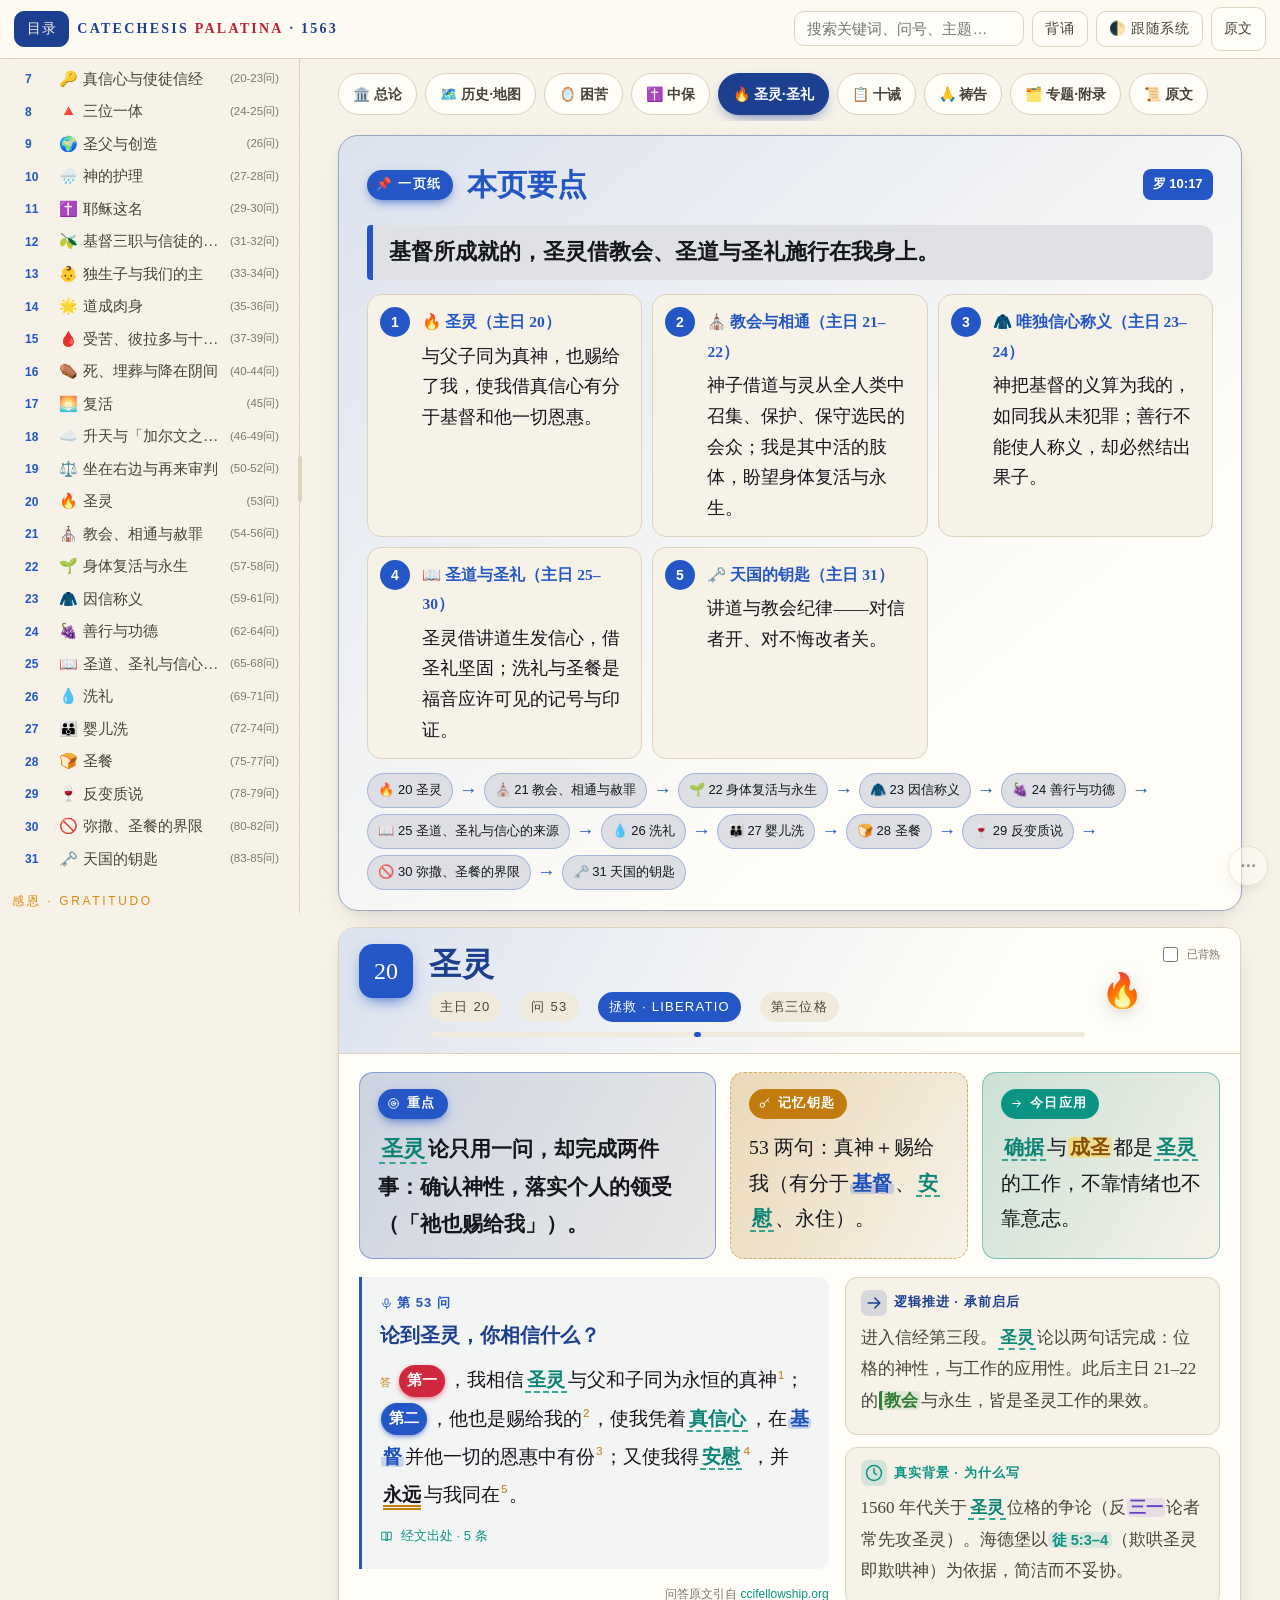
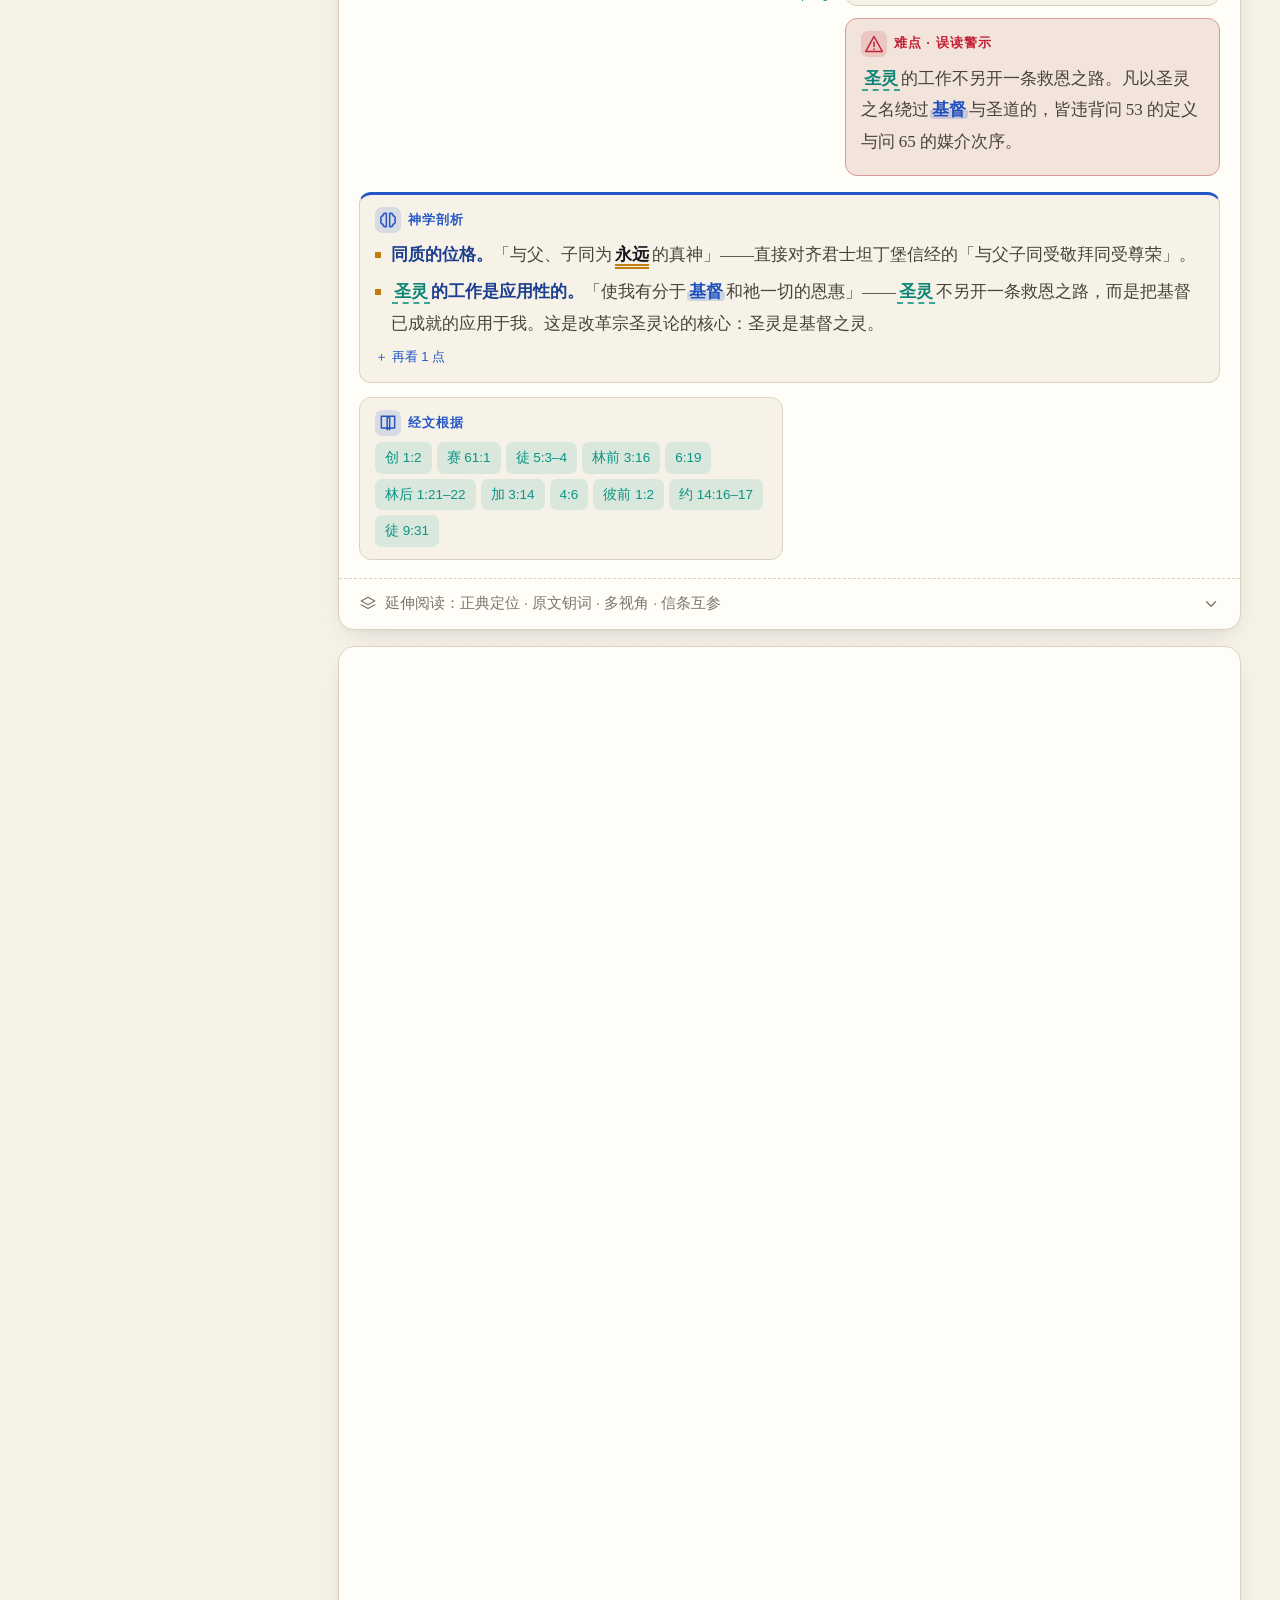
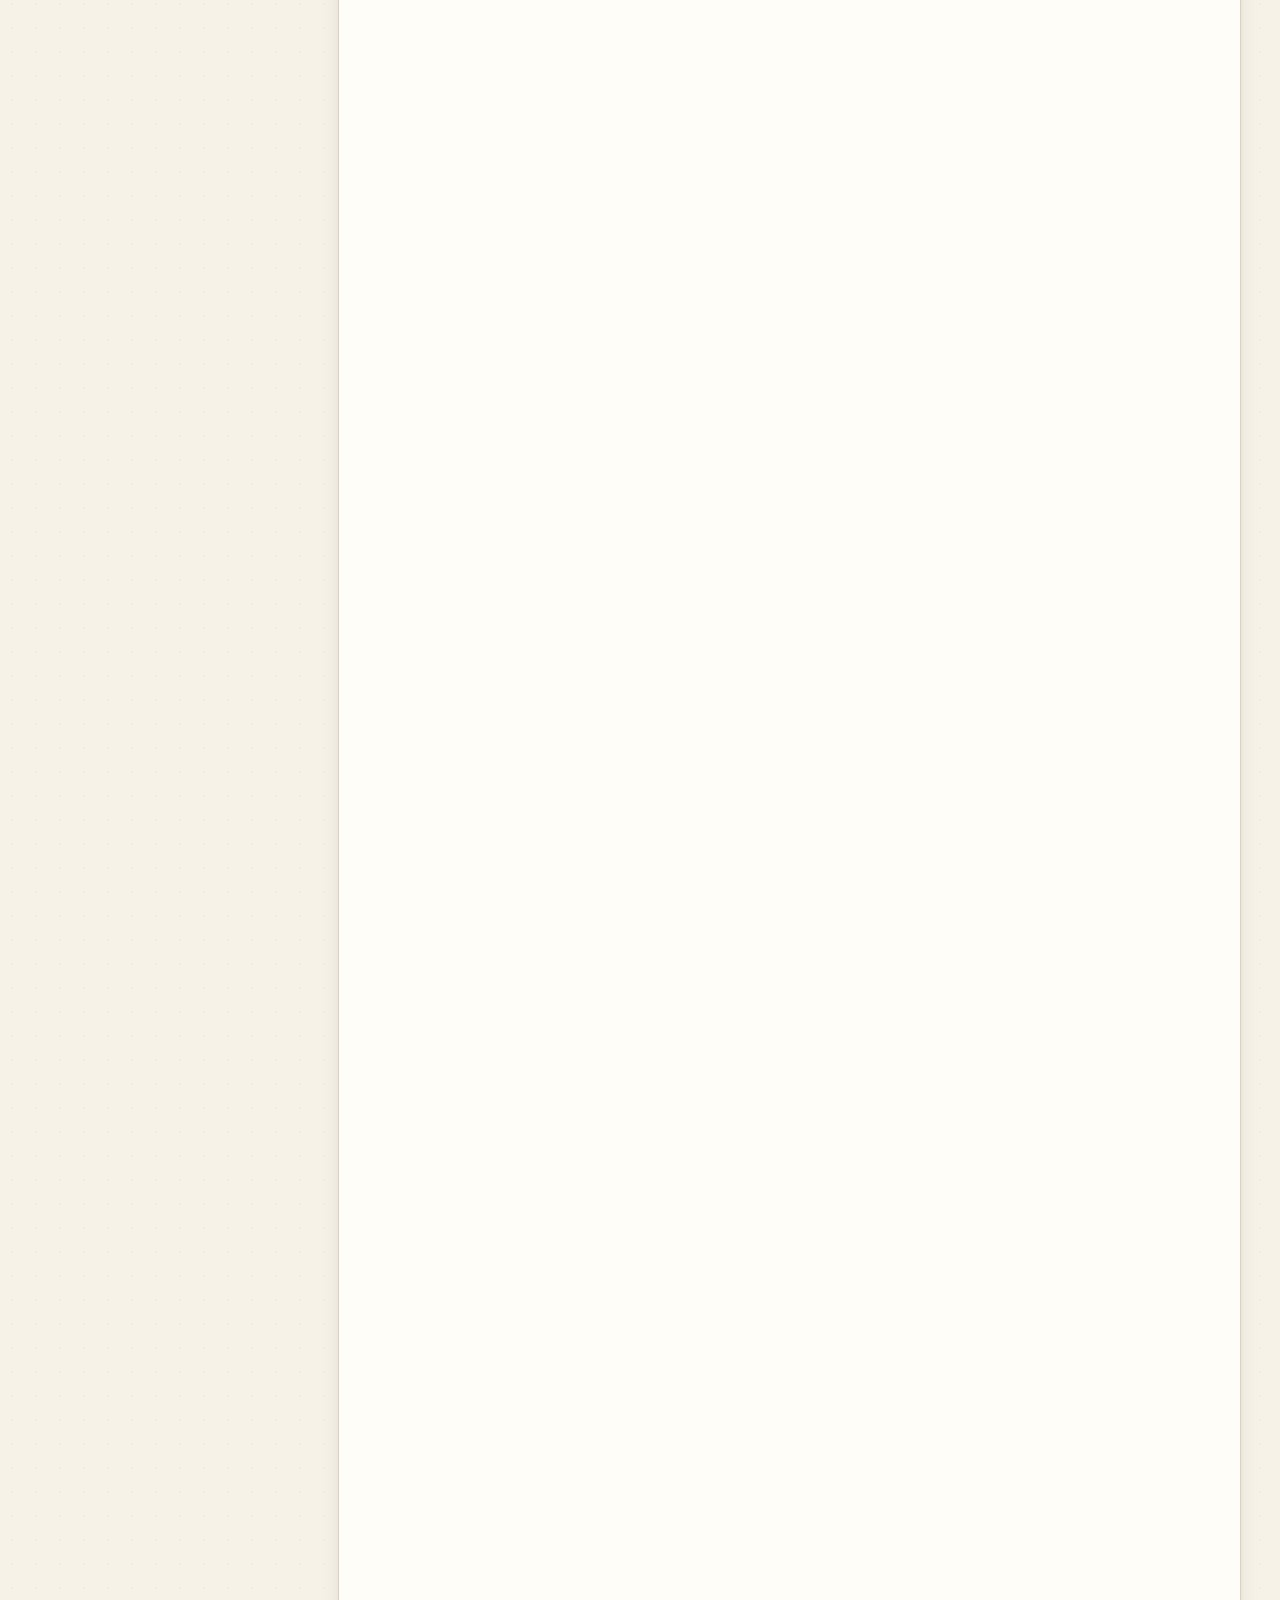
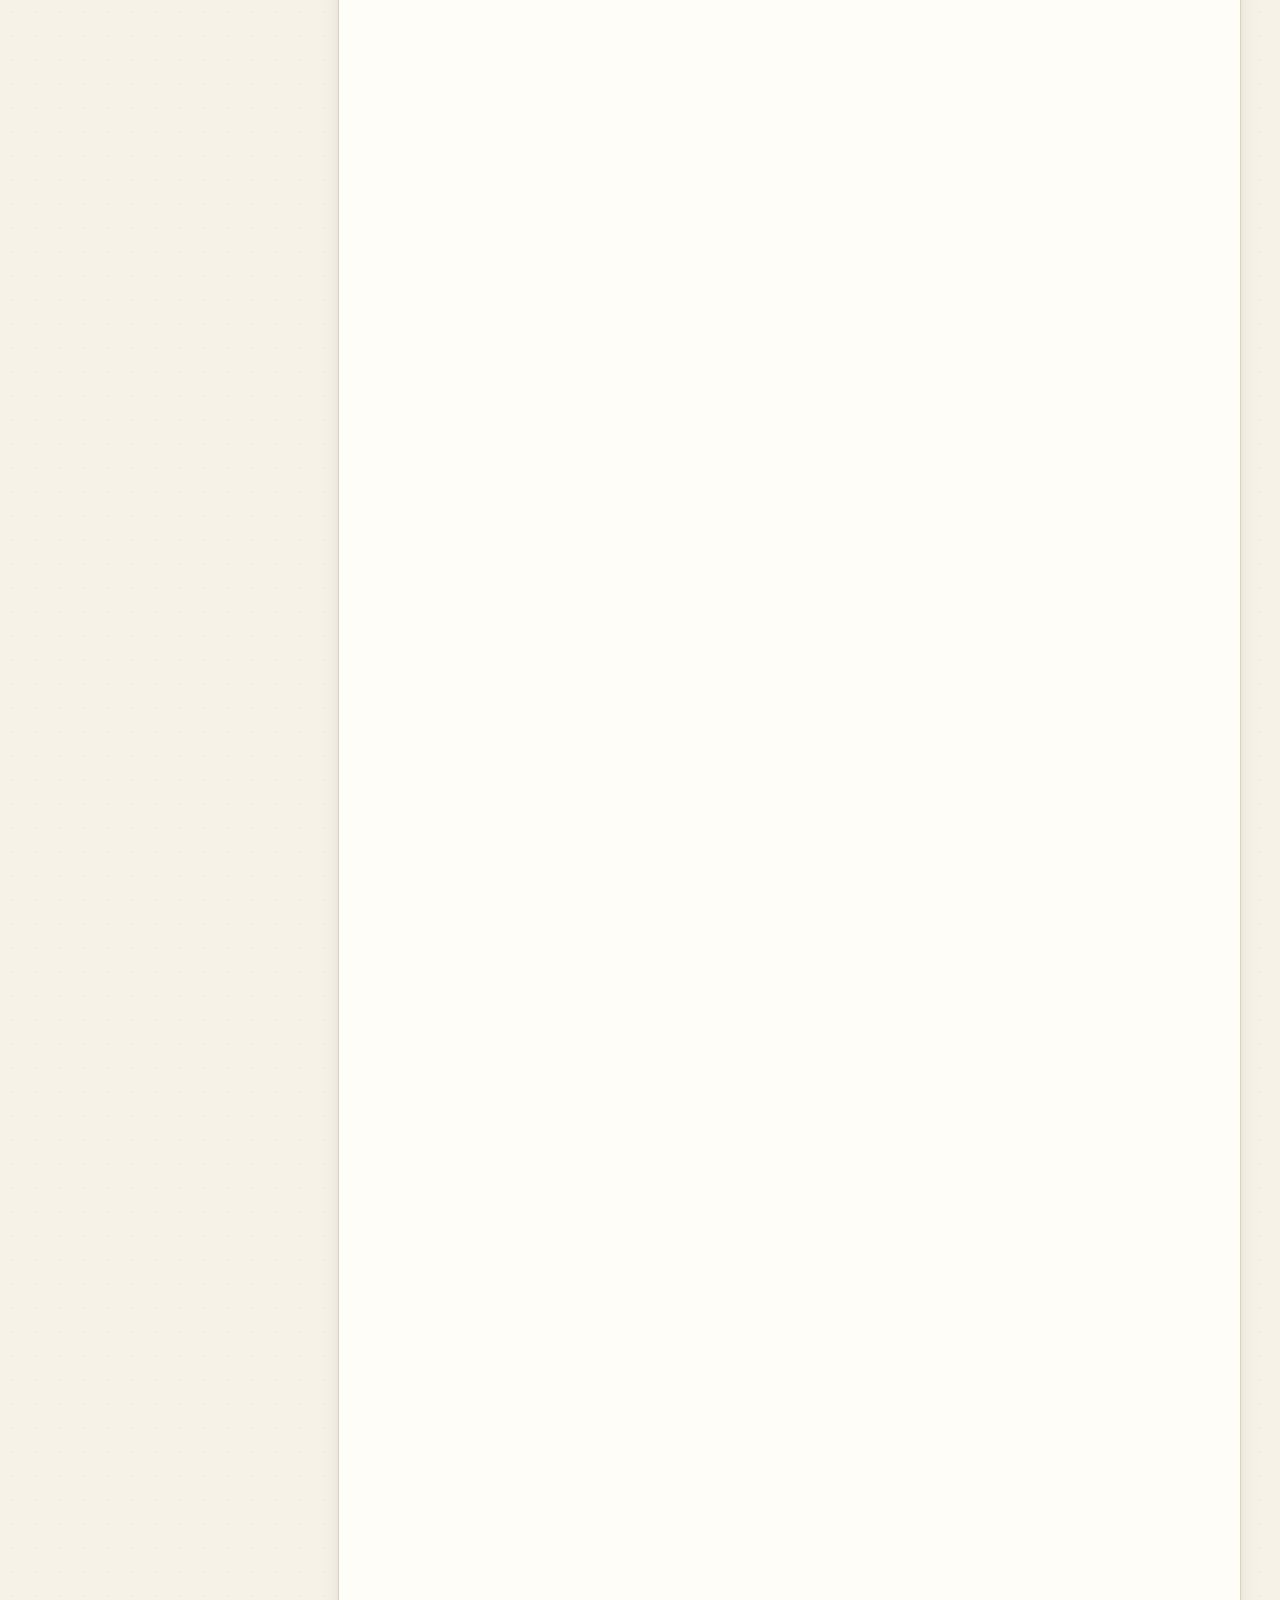
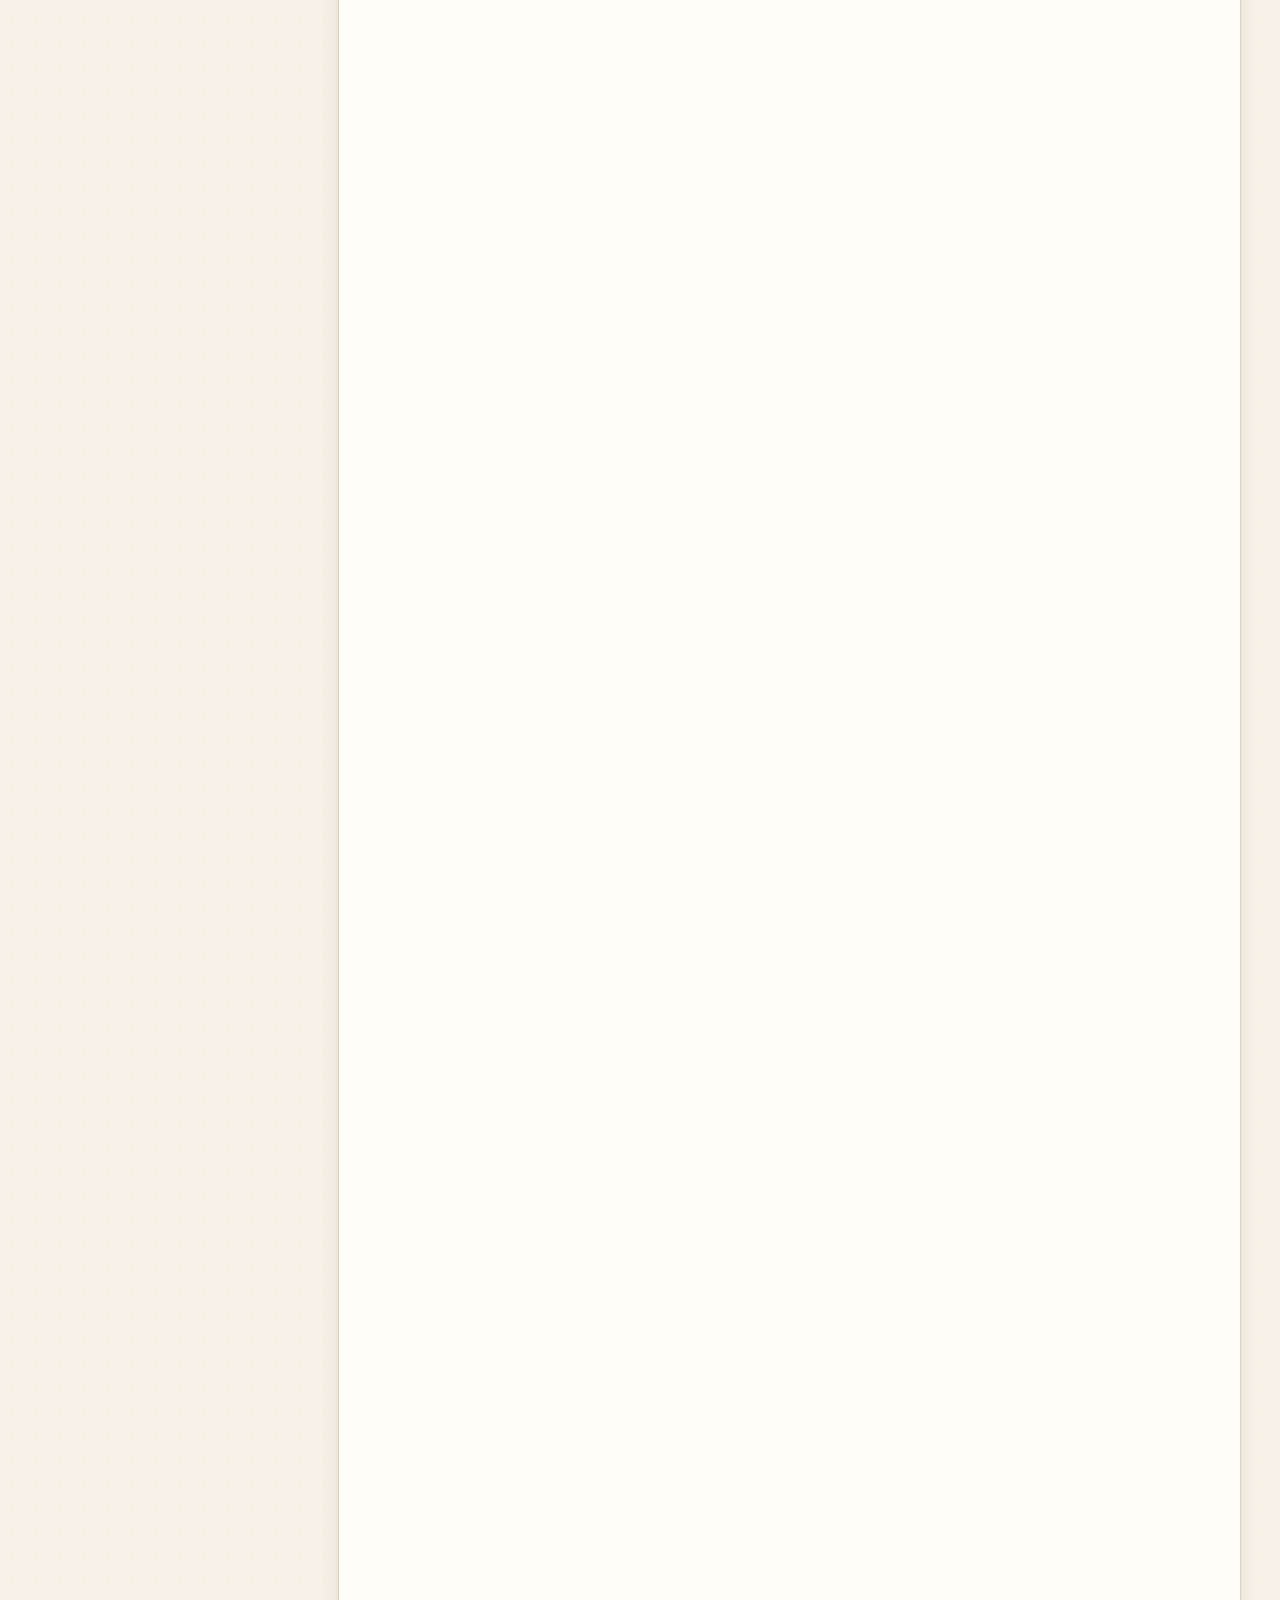
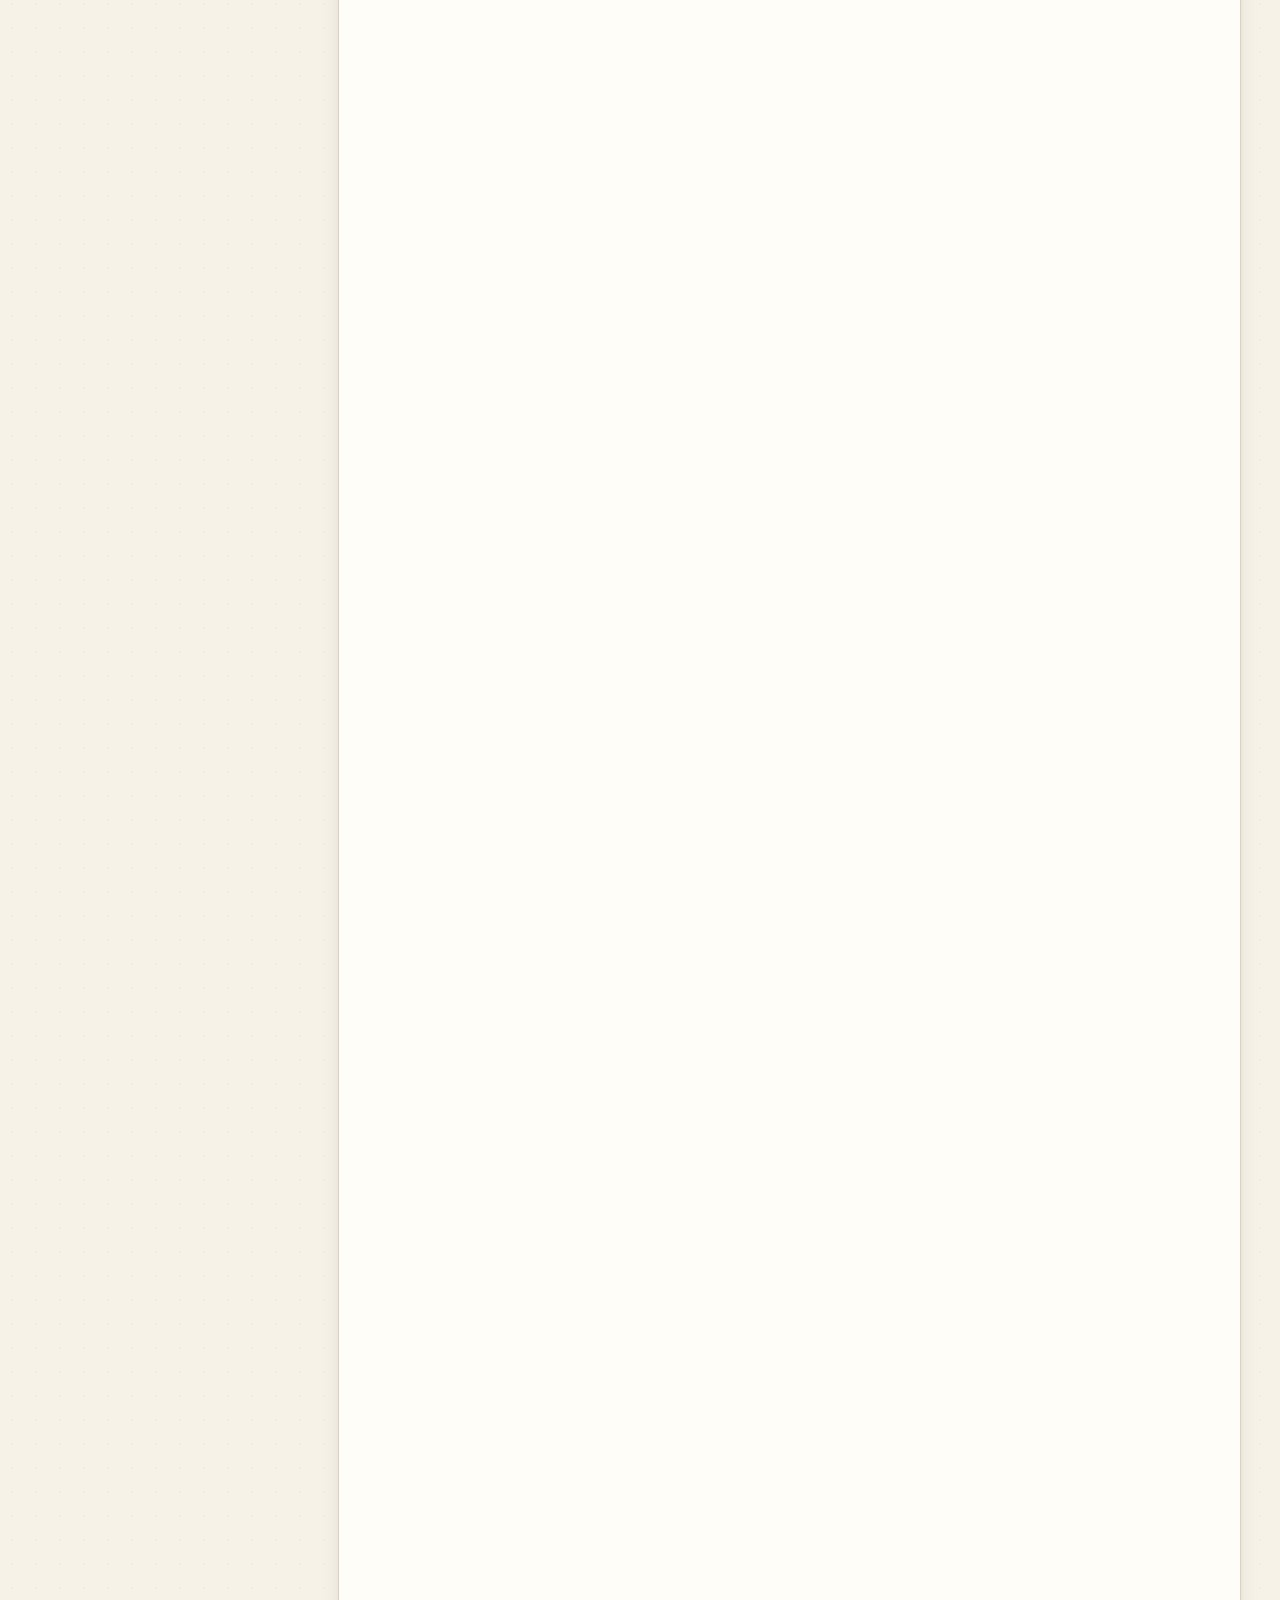
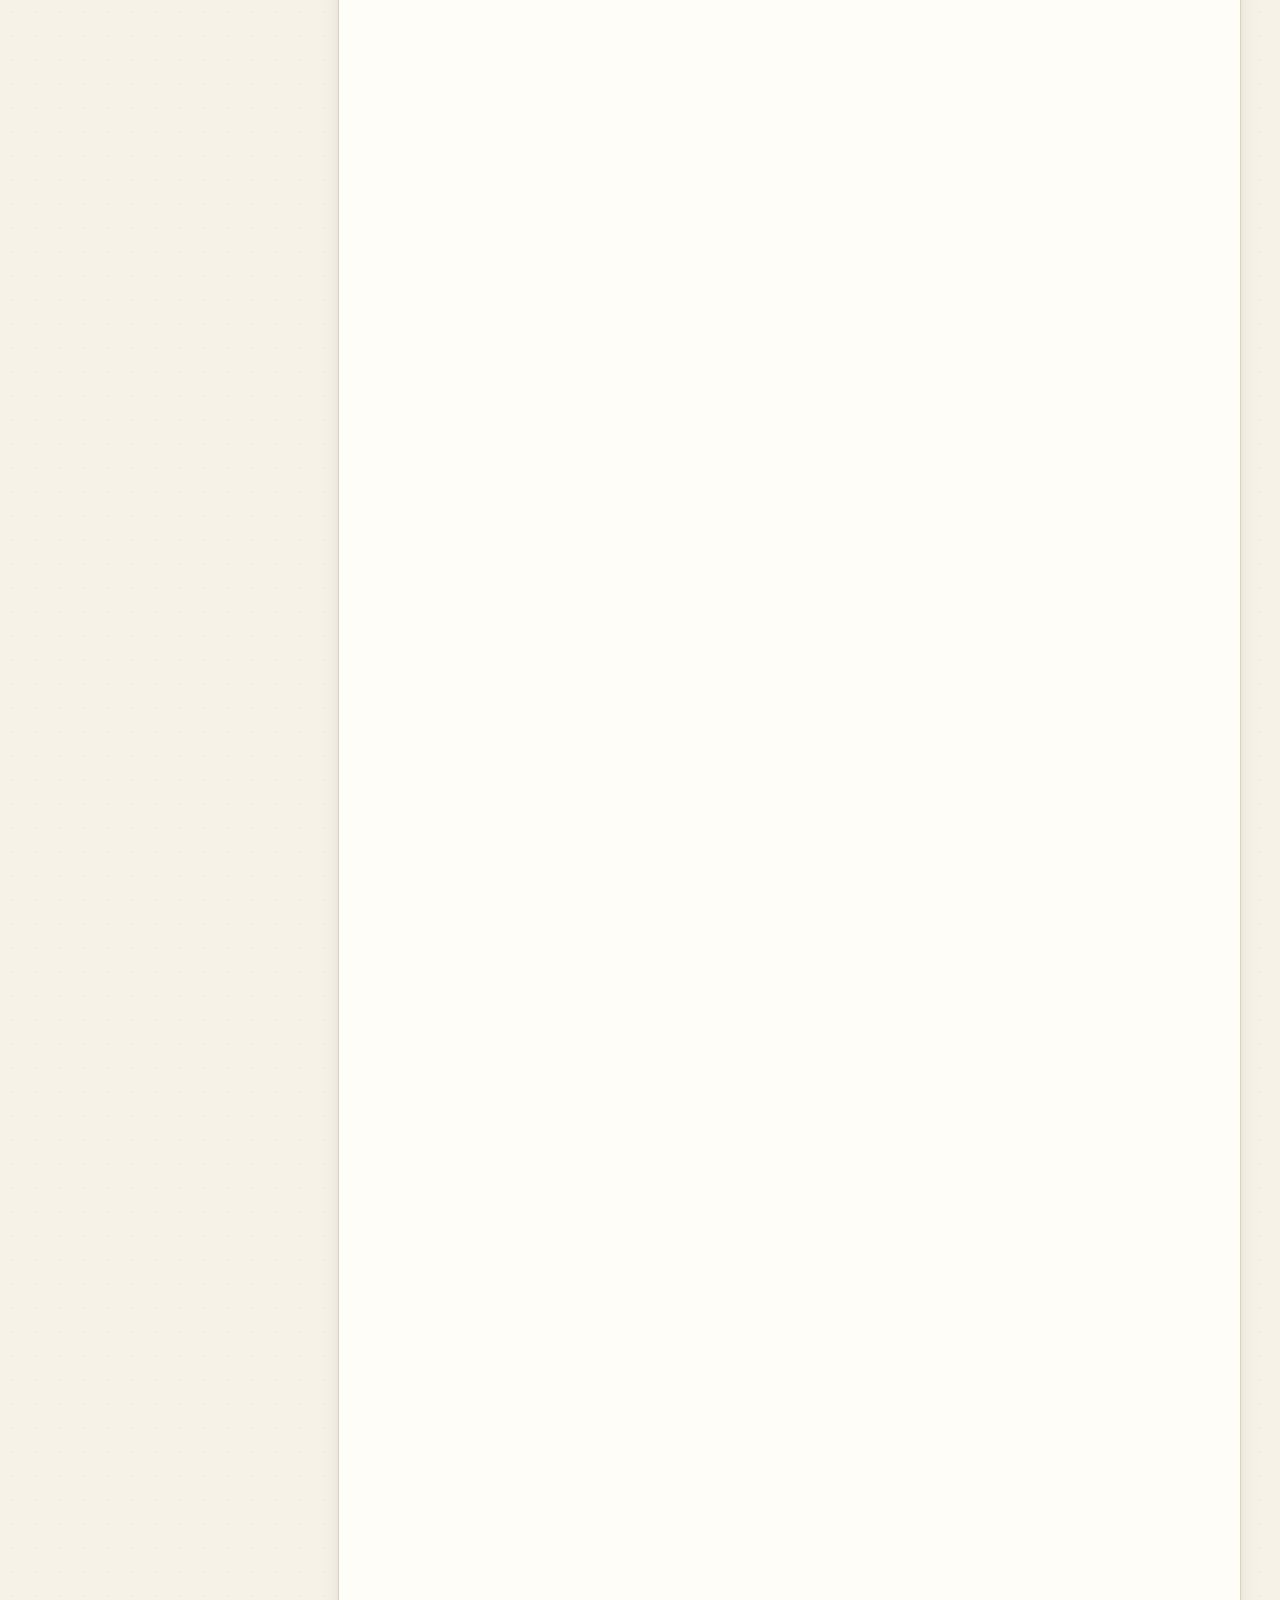
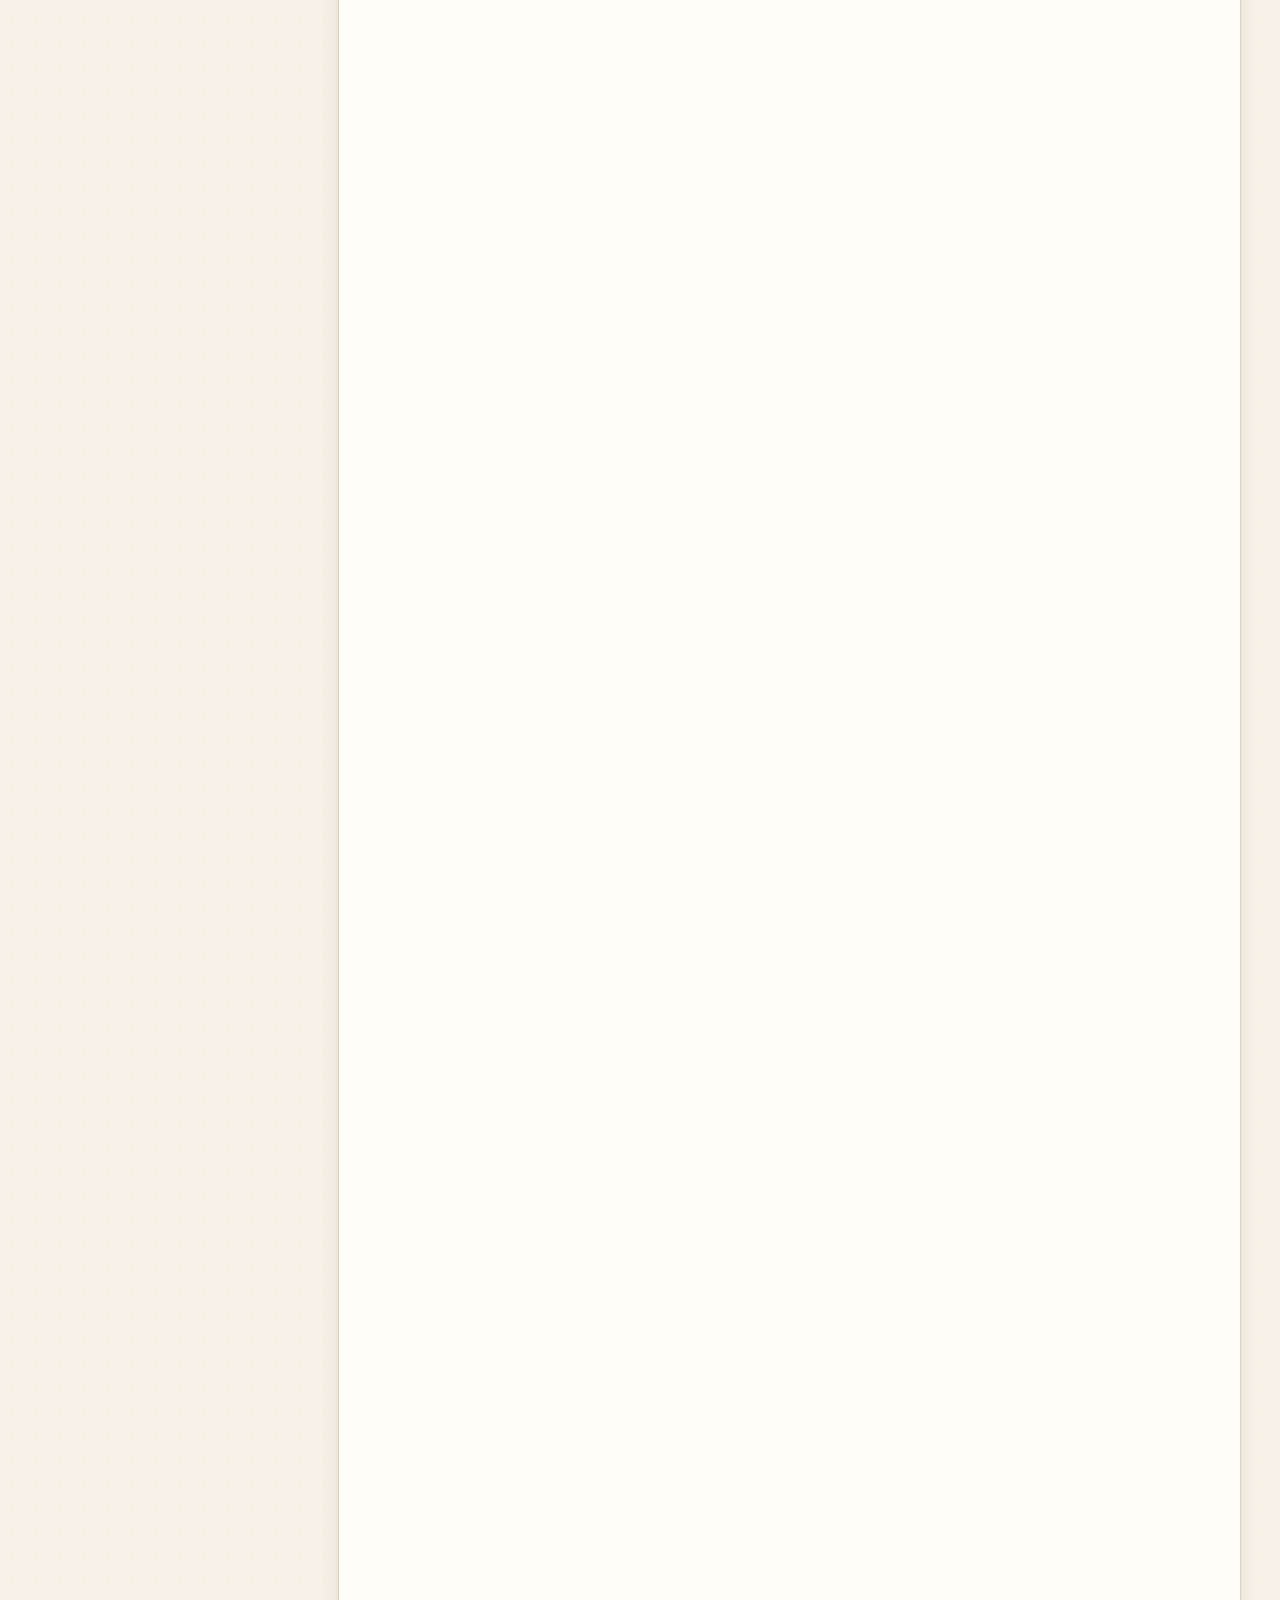
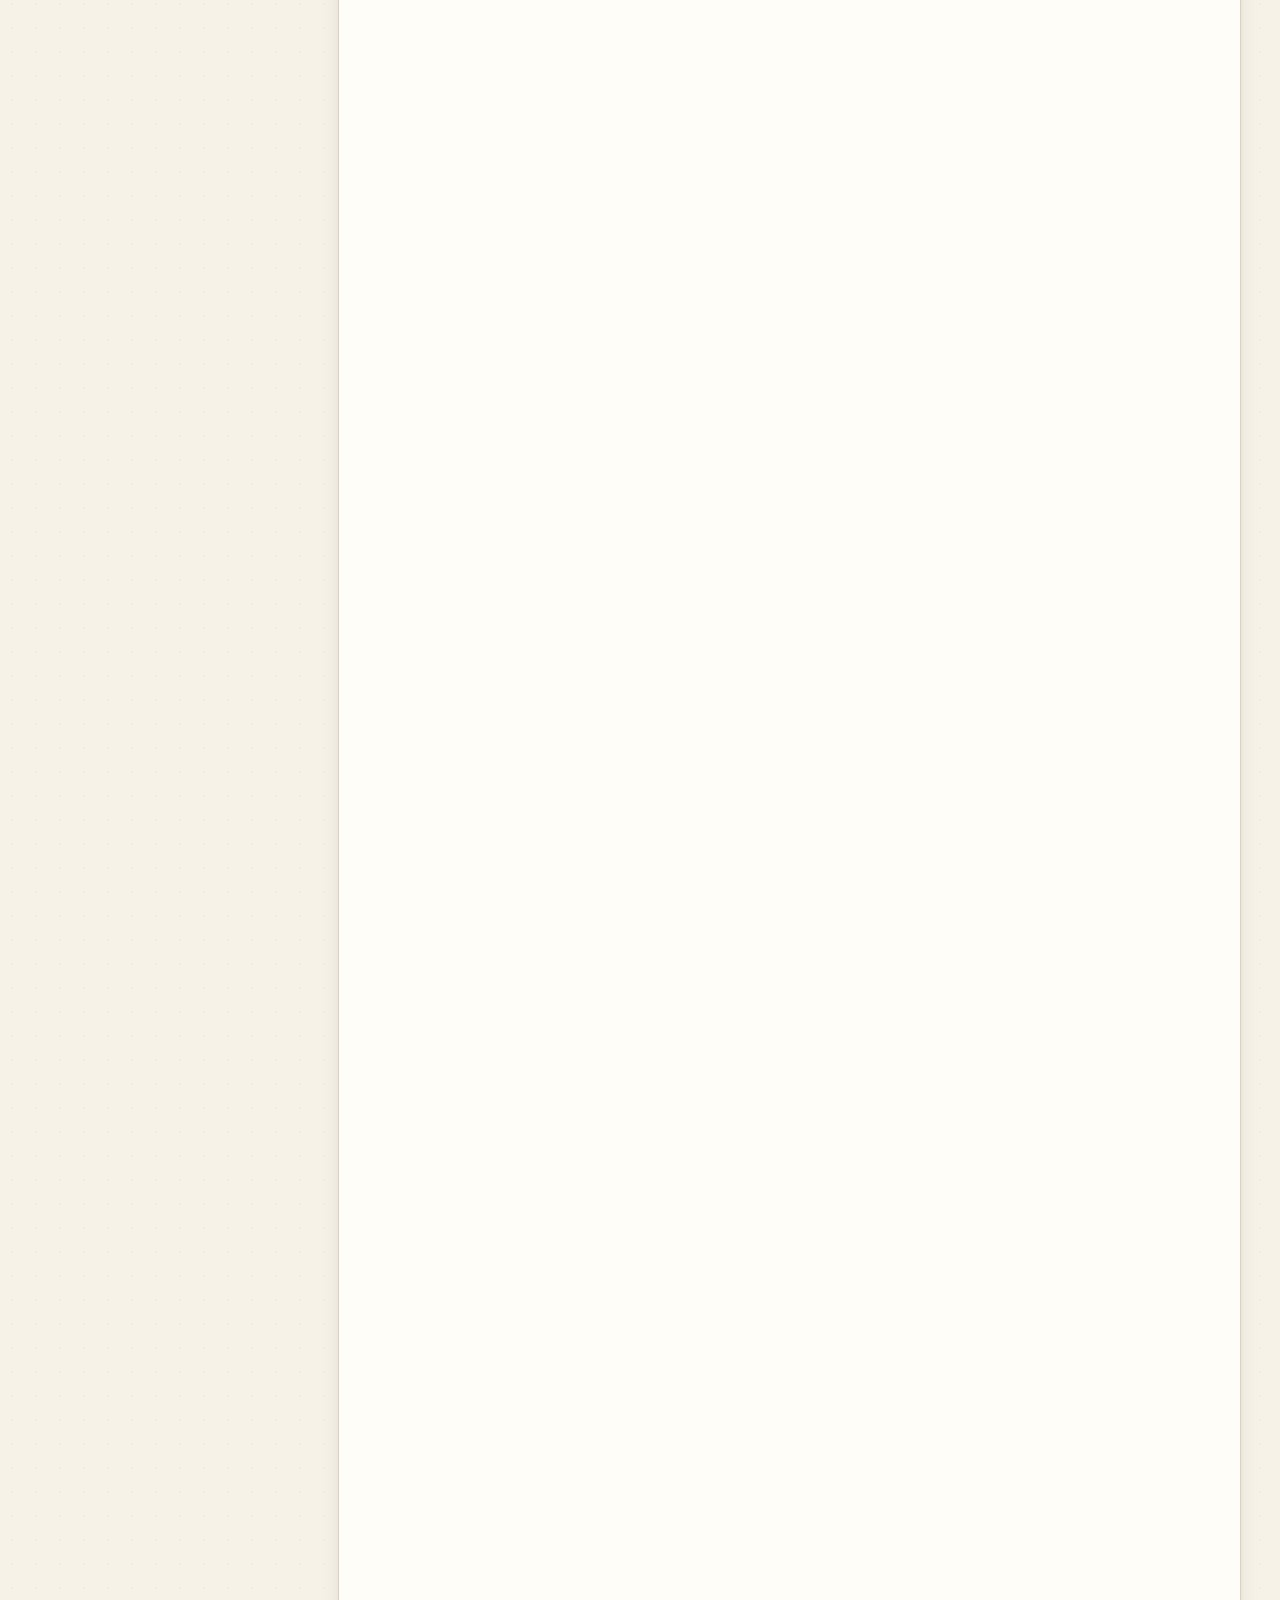
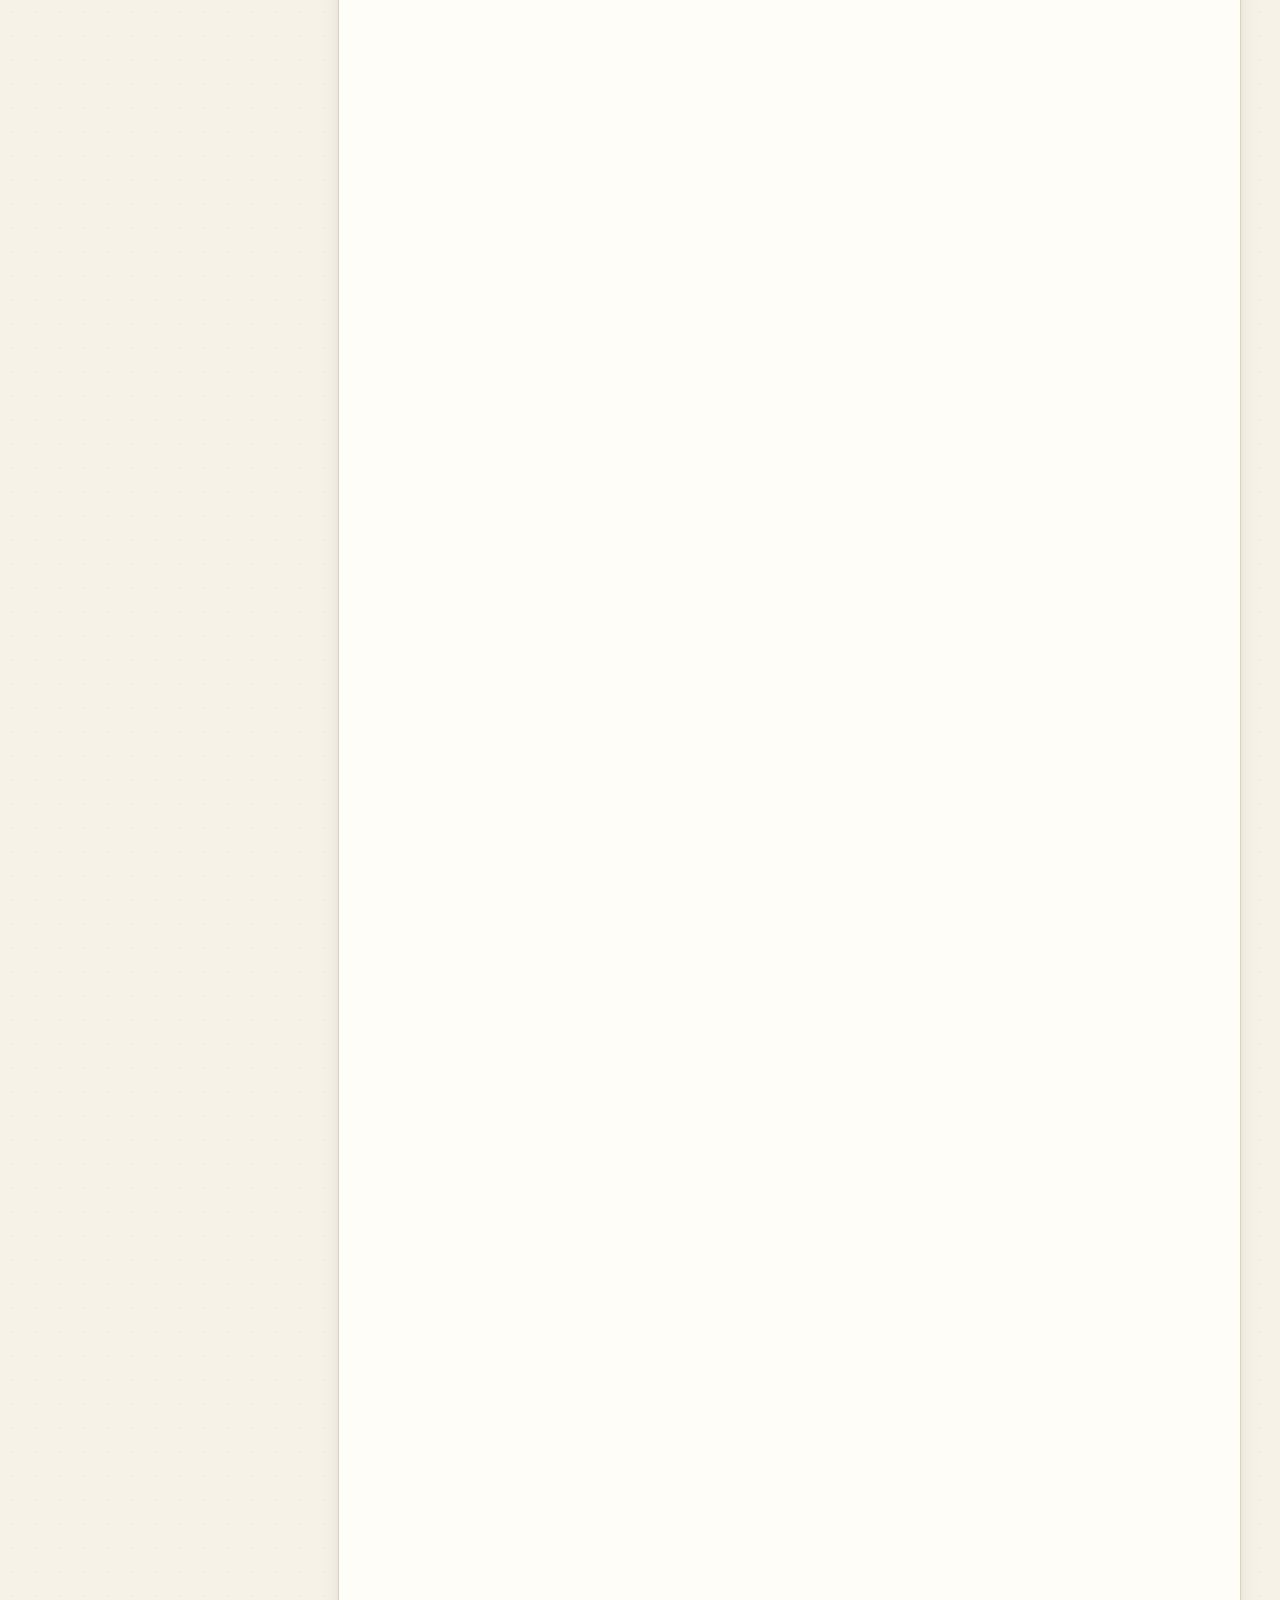
<file: p3-spirit.html>
<!DOCTYPE html><html lang="zh-Hans"><head><meta charset="utf-8"><meta name="viewport" content="width=device-width,initial-scale=1,viewport-fit=cover"><meta name="theme-color" content="#1F3864"><title>拯救 · 圣灵、教会与圣礼 · 主日 20–31 · 海德堡要理问答 52 主日</title><meta name="description" content="海德堡要理问答 129 问 52 主日全景解读：时间线、救赎史故事线、圣经神学、圣约神学、三大普世信经与三项联合信条、地图、思维导图、流程图与背诵系统。"><link rel="icon" href="data:image/svg+xml,%3Csvg xmlns=%27http://www.w3.org/2000/svg%27 viewBox=%270 0 32 32%27%3E%3Crect width=%2732%27 height=%2732%27 fill=%27%231F3864%27/%3E%3Ctext x=%2716%27 y=%2723%27 font-size=%2720%27 text-anchor=%27middle%27 fill=%27%23F6F2E8%27%3EH%3C/text%3E%3C/svg%3E"><script>if("IntersectionObserver" in window)document.documentElement.classList.add("io")</script><link rel="stylesheet" href="assets/site.css"><script type="speculationrules">{"prerender": [{"where": {"href_matches": "/*"}, "eagerness": "moderate"}], "prefetch": [{"urls": ["index.html", "history.html", "p1-misery.html", "p2-christ.html", "p4-law.html", "p5-prayer.html", "topics.html", "texts.html"], "eagerness": "eager"}]}</script></head><body><svg width="0" height="0" style="position:absolute" aria-hidden="true"><symbol id="i-book" viewBox="0 0 24 24" fill="none" stroke="currentColor" stroke-width="1.8" stroke-linecap="round" stroke-linejoin="round"><path d="M4 4h7a3 3 0 0 1 3 3v13a2 2 0 0 0-2-2H4z"/><path d="M20 4h-6a3 3 0 0 0-3 3v13a2 2 0 0 1 2-2h7z"/></symbol><symbol id="i-cross" viewBox="0 0 24 24" fill="none" stroke="currentColor" stroke-width="1.8" stroke-linecap="round" stroke-linejoin="round"><path d="M12 2v20M5 8h14"/></symbol><symbol id="i-core" viewBox="0 0 24 24" fill="none" stroke="currentColor" stroke-width="1.8" stroke-linecap="round" stroke-linejoin="round"><circle cx="12" cy="12" r="9"/><circle cx="12" cy="12" r="4"/><circle cx="12" cy="12" r="1" fill="currentColor"/></symbol><symbol id="i-flow" viewBox="0 0 24 24" fill="none" stroke="currentColor" stroke-width="1.8" stroke-linecap="round" stroke-linejoin="round"><path d="M5 12h14M13 6l6 6-6 6"/></symbol><symbol id="i-scroll" viewBox="0 0 24 24" fill="none" stroke="currentColor" stroke-width="1.8" stroke-linecap="round" stroke-linejoin="round"><path d="M8 3h11v15a3 3 0 0 1-3 3H6a3 3 0 0 1-3-3V6h5"/><path d="M8 3v13"/></symbol><symbol id="i-lang" viewBox="0 0 24 24" fill="none" stroke="currentColor" stroke-width="1.8" stroke-linecap="round" stroke-linejoin="round"><path d="M4 5h9M8.5 3v2M6 5c1 4 4 7 7 8M11 5c-1 4-4 7-7 8"/><path d="M14 21l4-9 4 9M15.5 18h5"/></symbol><symbol id="i-globe" viewBox="0 0 24 24" fill="none" stroke="currentColor" stroke-width="1.8" stroke-linecap="round" stroke-linejoin="round"><circle cx="12" cy="12" r="9"/><path d="M3 12h18M12 3a14 14 0 0 1 0 18M12 3a14 14 0 0 0 0 18"/></symbol><symbol id="i-brain" viewBox="0 0 24 24" fill="none" stroke="currentColor" stroke-width="1.8" stroke-linecap="round" stroke-linejoin="round"><path d="M9 4a3 3 0 0 0-3 3 3 3 0 0 0-2 5 3 3 0 0 0 2 5 3 3 0 0 0 3 3h1V4z"/><path d="M15 4a3 3 0 0 1 3 3 3 3 0 0 1 2 5 3 3 0 0 1-2 5 3 3 0 0 1-3 3h-1V4z"/></symbol><symbol id="i-arc" viewBox="0 0 24 24" fill="none" stroke="currentColor" stroke-width="1.8" stroke-linecap="round" stroke-linejoin="round"><path d="M3 18c4-12 14-12 18 0"/><circle cx="3" cy="18" r="1.5"/><circle cx="21" cy="18" r="1.5"/></symbol><symbol id="i-eye" viewBox="0 0 24 24" fill="none" stroke="currentColor" stroke-width="1.8" stroke-linecap="round" stroke-linejoin="round"><path d="M2 12s4-7 10-7 10 7 10 7-4 7-10 7S2 12 2 12z"/><circle cx="12" cy="12" r="3"/></symbol><symbol id="i-link" viewBox="0 0 24 24" fill="none" stroke="currentColor" stroke-width="1.8" stroke-linecap="round" stroke-linejoin="round"><path d="M10 14a4 4 0 0 0 6 0l3-3a4 4 0 0 0-6-6l-1 1"/><path d="M14 10a4 4 0 0 0-6 0l-3 3a4 4 0 0 0 6 6l1-1"/></symbol><symbol id="i-alert" viewBox="0 0 24 24" fill="none" stroke="currentColor" stroke-width="1.8" stroke-linecap="round" stroke-linejoin="round"><path d="M12 3l10 18H2z"/><path d="M12 10v5M12 18v.5"/></symbol><symbol id="i-key" viewBox="0 0 24 24" fill="none" stroke="currentColor" stroke-width="1.8" stroke-linecap="round" stroke-linejoin="round"><circle cx="8" cy="15" r="4"/><path d="M11 12l9-9M17 6l3 3"/></symbol><symbol id="i-map" viewBox="0 0 24 24" fill="none" stroke="currentColor" stroke-width="1.8" stroke-linecap="round" stroke-linejoin="round"><path d="M12 21s-7-6-7-12a7 7 0 0 1 14 0c0 6-7 12-7 12z"/><circle cx="12" cy="9" r="2.5"/></symbol><symbol id="i-clock" viewBox="0 0 24 24" fill="none" stroke="currentColor" stroke-width="1.8" stroke-linecap="round" stroke-linejoin="round"><circle cx="12" cy="12" r="9"/><path d="M12 7v5l3 2"/></symbol><symbol id="i-mic" viewBox="0 0 24 24" fill="none" stroke="currentColor" stroke-width="1.8" stroke-linecap="round" stroke-linejoin="round"><rect x="9" y="3" width="6" height="11" rx="3"/><path d="M5 11a7 7 0 0 0 14 0M12 18v3"/></symbol><symbol id="i-layers" viewBox="0 0 24 24" fill="none" stroke="currentColor" stroke-width="1.8" stroke-linecap="round" stroke-linejoin="round"><path d="M12 3l9 5-9 5-9-5z"/><path d="M3 13l9 5 9-5"/></symbol><symbol id="i-chev" viewBox="0 0 24 24" fill="none" stroke="currentColor" stroke-width="1.8" stroke-linecap="round" stroke-linejoin="round"><path d="M6 9l6 6 6-6"/></symbol></svg><div id="prog"></div><div class="topbar"><div class="tb"><button class="btn on" id="tocBtn" title="显示／隐藏目录">目录</button><div class="brand">CATECHESIS <b>PALATINA</b> · 1563</div><div class="sp"></div><div class="tbs"><input id="q" type="search" placeholder="搜索关键词、问号、主题…" aria-label="搜索"></div><button class="btn" id="drillBtn" title="遮盖答案，点按逐问自测">背诵</button><button class="btn" id="themeBtn" title="明／暗／跟随系统">主题</button><a class="btn" href="texts.html" title="信经与信条全文（ccifellowship.org 原文）">原文</a></div></div><div class="scrim"></div><div class="shell"><nav class="side"><div class="toc"><a class="toc-src" href="texts.html"><span class="no">原</span>原文阅读室（信经／信条全文）↗</a><div class="toc-h">总论 · PROLEGOMENA</div><a href="index.html#intro-why"><span class="emo">🏰</span><span class="no">I</span>为什么会有这本要理问答</a><a href="index.html#intro-frame"><span class="emo">🧭</span><span class="no">II</span>跳出框架看骨架</a><a href="index.html#intro-canon"><span class="emo">📜</span><span class="no">III</span>正典弧线与救赎史故事线</a><a href="index.html#bt-canon"><span class="emo">📖</span><span class="no">III·A</span>圣经神学：跟随故事</a><a href="index.html#bt-cov"><span class="emo">🤝</span><span class="no">III·B</span>圣约神学：全书的语法</a><a href="index.html#intro-compare"><span class="emo">🏛️</span><span class="no">IV</span>三大普世信经与三项联合信条</a><a href="index.html#creed-reader"><span class="emo">🎙️</span><span class="no">IV·A</span>信经背诵室（干净阅读版）</a><a href="index.html#forms-cmp"><span class="emo">⚖️</span><span class="no">IV·B</span>三项联合信条深度对比</a><a href="index.html#intro-method"><span class="emo">🔍</span><span class="no">V</span>释经进路：四层读法</a><a href="index.html#intro-map"><span class="emo">🗺️</span><span class="no">VI</span>改革宗欧洲：影响流向地图</a><a href="index.html#intro-text"><span class="emo">🖋️</span><span class="no">VII</span>文本、版本与要理讲道传统</a><a href="index.html#compass"><span class="emo">🧠</span><span class="no">VIII</span>思维导图与 52 主日罗盘</a><a href="index.html#flash"><span class="emo">🃏</span><span class="no">VIII·A</span>52 主日闪卡速记</a><div class="toc-h">总纲 · PROOEMIUM</div><a href="p1-misery.html#ld1" data-n="1"><span class="no">1</span><span class="emo">🕊️</span>唯一的安慰<span class="qr">(1-2问)</span></a><div class="toc-h">困苦 · MISERIA</div><a href="p1-misery.html#ld2" data-n="2"><span class="no">2</span><span class="emo">🪞</span>认识困苦的途径<span class="qr">(3-5问)</span></a><a href="p1-misery.html#ld3" data-n="3"><span class="no">3</span><span class="emo">🍎</span>创造、堕落与败坏<span class="qr">(6-8问)</span></a><a href="p1-misery.html#ld4" data-n="4"><span class="no">4</span><span class="emo">⚖️</span>神的公义与怜悯<span class="qr">(9-11问)</span></a><div class="toc-h">拯救 · LIBERATIO</div><a href="p2-christ.html#ld5" data-n="5"><span class="no">5</span><span class="emo">🌉</span>中保的必要与资格<span class="qr">(12-15问)</span></a><a href="p2-christ.html#ld6" data-n="6"><span class="no">6</span><span class="emo">👑</span>这中保是谁<span class="qr">(16-19问)</span></a><a href="p2-christ.html#ld7" data-n="7"><span class="no">7</span><span class="emo">🔑</span>真信心与使徒信经<span class="qr">(20-23问)</span></a><a href="p2-christ.html#ld8" data-n="8"><span class="no">8</span><span class="emo">🔺</span>三位一体<span class="qr">(24-25问)</span></a><a href="p2-christ.html#ld9" data-n="9"><span class="no">9</span><span class="emo">🌍</span>圣父与创造<span class="qr">(26问)</span></a><a href="p2-christ.html#ld10" data-n="10"><span class="no">10</span><span class="emo">🌧️</span>神的护理<span class="qr">(27-28问)</span></a><a href="p2-christ.html#ld11" data-n="11"><span class="no">11</span><span class="emo">✝️</span>耶稣这名<span class="qr">(29-30问)</span></a><a href="p2-christ.html#ld12" data-n="12"><span class="no">12</span><span class="emo">🫒</span>基督三职与信徒的受膏<span class="qr">(31-32问)</span></a><a href="p2-christ.html#ld13" data-n="13"><span class="no">13</span><span class="emo">👶</span>独生子与我们的主<span class="qr">(33-34问)</span></a><a href="p2-christ.html#ld14" data-n="14"><span class="no">14</span><span class="emo">🌟</span>道成肉身<span class="qr">(35-36问)</span></a><a href="p2-christ.html#ld15" data-n="15"><span class="no">15</span><span class="emo">🩸</span>受苦、彼拉多与十字架<span class="qr">(37-39问)</span></a><a href="p2-christ.html#ld16" data-n="16"><span class="no">16</span><span class="emo">⚰️</span>死、埋葬与降在阴间<span class="qr">(40-44问)</span></a><a href="p2-christ.html#ld17" data-n="17"><span class="no">17</span><span class="emo">🌅</span>复活<span class="qr">(45问)</span></a><a href="p2-christ.html#ld18" data-n="18"><span class="no">18</span><span class="emo">☁️</span>升天与「加尔文之外」<span class="qr">(46-49问)</span></a><a href="p2-christ.html#ld19" data-n="19"><span class="no">19</span><span class="emo">⚖️</span>坐在右边与再来审判<span class="qr">(50-52问)</span></a><a href="#ld20" data-n="20"><span class="no">20</span><span class="emo">🔥</span>圣灵<span class="qr">(53问)</span></a><a href="#ld21" data-n="21"><span class="no">21</span><span class="emo">⛪</span>教会、相通与赦罪<span class="qr">(54-56问)</span></a><a href="#ld22" data-n="22"><span class="no">22</span><span class="emo">🌱</span>身体复活与永生<span class="qr">(57-58问)</span></a><a href="#ld23" data-n="23"><span class="no">23</span><span class="emo">🧥</span>因信称义<span class="qr">(59-61问)</span></a><a href="#ld24" data-n="24"><span class="no">24</span><span class="emo">🍇</span>善行与功德<span class="qr">(62-64问)</span></a><a href="#ld25" data-n="25"><span class="no">25</span><span class="emo">📖</span>圣道、圣礼与信心的来源<span class="qr">(65-68问)</span></a><a href="#ld26" data-n="26"><span class="no">26</span><span class="emo">💧</span>洗礼<span class="qr">(69-71问)</span></a><a href="#ld27" data-n="27"><span class="no">27</span><span class="emo">👪</span>婴儿洗<span class="qr">(72-74问)</span></a><a href="#ld28" data-n="28"><span class="no">28</span><span class="emo">🍞</span>圣餐<span class="qr">(75-77问)</span></a><a href="#ld29" data-n="29"><span class="no">29</span><span class="emo">🍷</span>反变质说<span class="qr">(78-79问)</span></a><a href="#ld30" data-n="30"><span class="no">30</span><span class="emo">🚫</span>弥撒、圣餐的界限<span class="qr">(80-82问)</span></a><a href="#ld31" data-n="31"><span class="no">31</span><span class="emo">🗝️</span>天国的钥匙<span class="qr">(83-85问)</span></a><div class="toc-h">感恩 · GRATITUDO</div><a href="p4-law.html#ld32" data-n="32"><span class="no">32</span><span class="emo">🌳</span>我们为何仍要行善<span class="qr">(86-87问)</span></a><a href="p4-law.html#ld33" data-n="33"><span class="no">33</span><span class="emo">🔄</span>真悔改与善行的定义<span class="qr">(88-91问)</span></a><a href="p4-law.html#ld34" data-n="34"><span class="no">34</span><span class="emo">1️⃣</span>十诫与第一诫<span class="qr">(92-95问)</span></a><a href="p4-law.html#ld35" data-n="35"><span class="no">35</span><span class="emo">🖼️</span>第二诫：敬拜的方式<span class="qr">(96-98问)</span></a><a href="p4-law.html#ld36" data-n="36"><span class="no">36</span><span class="emo">🗣️</span>第三诫：神的名<span class="qr">(99-100问)</span></a><a href="p4-law.html#ld37" data-n="37"><span class="no">37</span><span class="emo">✋</span>合乎圣经的起誓<span class="qr">(101-102问)</span></a><a href="p4-law.html#ld38" data-n="38"><span class="no">38</span><span class="emo">🕯️</span>第四诫：安息日与主日<span class="qr">(103问)</span></a><a href="p4-law.html#ld39" data-n="39"><span class="no">39</span><span class="emo">👨‍👩‍👧</span>第五诫：权柄<span class="qr">(104问)</span></a><a href="p4-law.html#ld40" data-n="40"><span class="no">40</span><span class="emo">🛡️</span>第六诫：生命<span class="qr">(105-107问)</span></a><a href="p4-law.html#ld41" data-n="41"><span class="no">41</span><span class="emo">💍</span>第七诫：贞洁<span class="qr">(108-109问)</span></a><a href="p4-law.html#ld42" data-n="42"><span class="no">42</span><span class="emo">🤲</span>第八诫：财产<span class="qr">(110-111问)</span></a><a href="p4-law.html#ld43" data-n="43"><span class="no">43</span><span class="emo">🗨️</span>第九诫：真理<span class="qr">(112问)</span></a><a href="p4-law.html#ld44" data-n="44"><span class="no">44</span><span class="emo">❤️</span>第十诫与律法的严格<span class="qr">(113-115问)</span></a><a href="p5-prayer.html#ld45" data-n="45"><span class="no">45</span><span class="emo">🙏</span>祷告的必要与要素<span class="qr">(116-119问)</span></a><a href="p5-prayer.html#ld46" data-n="46"><span class="no">46</span><span class="emo">👨‍👦</span>我们在天上的父<span class="qr">(120-121问)</span></a><a href="p5-prayer.html#ld47" data-n="47"><span class="no">47</span><span class="emo">✨</span>第一求：尊名为圣<span class="qr">(122问)</span></a><a href="p5-prayer.html#ld48" data-n="48"><span class="no">48</span><span class="emo">🏰</span>第二求：愿你的国降临<span class="qr">(123问)</span></a><a href="p5-prayer.html#ld49" data-n="49"><span class="no">49</span><span class="emo">🎯</span>第三求：愿你的旨意成就<span class="qr">(124问)</span></a><a href="p5-prayer.html#ld50" data-n="50"><span class="no">50</span><span class="emo">🥖</span>第四求：日用的饮食<span class="qr">(125问)</span></a><a href="p5-prayer.html#ld51" data-n="51"><span class="no">51</span><span class="emo">🧾</span>第五求：免我们的债<span class="qr">(126问)</span></a><a href="p5-prayer.html#ld52" data-n="52"><span class="no">52</span><span class="emo">🗡️</span>第六求、颂赞与阿们<span class="qr">(127-129问)</span></a><div class="toc-h">历史 · 地图 · 文化</div><a href="history.html#hist-intro"><span class="no">史</span>一部要理诞生的现场</a><a href="history.html#hist-map"><span class="no">图</span>互动时间线 × 真实地图</a><a href="history.html#hist-rhine"><span class="no">河</span>莱茵走廊示意图</a><a href="history.html#hist-world"><span class="no">世</span>全球传播地图</a><a href="history.html#hist-culture"><span class="no">文</span>文化区域对照</a><div class="toc-h">跨主日专题 · TOPICA</div><a href="topics.html#tp-assurance"><span class="no">一</span>确据</a><a href="topics.html#tp-chalcedon"><span class="no">二</span>基督论的四条边界</a><a href="topics.html#tp-supper"><span class="no">三</span>圣餐论战一百年</a><a href="topics.html#tp-lawgospel"><span class="no">四</span>律法与福音</a><a href="topics.html#tp-election"><span class="no">五</span>预定论</a><a href="topics.html#tp-worship"><span class="no">六</span>敬拜的规范原则</a><a href="topics.html#tp-german"><span class="no">七</span>德文钥词六则</a><div class="toc-h">结语 · CONCLUSIO</div><a href="topics.html#closure"><span class="emo">♾️</span><span class="no">·</span>三重闭环</a><div class="toc-h">附录 · APPENDIX</div><a href="topics.html#ap-munus"><span class="emo">👑</span><span class="no">A</span>基督三职</a><a href="topics.html#ap-ordo"><span class="emo">⛓️</span><span class="no">B</span>救恩次序与动态链</a><a href="topics.html#ap-sac"><span class="emo">🍞</span><span class="no">C</span>圣餐四立场</a><a href="topics.html#ap-dec"><span class="emo">📋</span><span class="no">D</span>十诫总表</a><a href="topics.html#ap-lp"><span class="emo">🙏</span><span class="no">E</span>主祷文六求</a><a href="topics.html#ap-keys"><span class="emo">🗝️</span><span class="no">F</span>教会纪律流程</a><a href="topics.html#ap-opp"><span class="emo">🛡️</span><span class="no">G</span>对手立场总表</a><a href="topics.html#ap-lex"><span class="emo">🔤</span><span class="no">H</span>原文钥词汇编</a><a href="topics.html#ap-index"><span class="emo">🗂️</span><span class="no">I</span>52 主日速查索引</a><a href="topics.html#ap-pair"><span class="emo">🔗</span><span class="no">J</span>成对记忆与人生处境</a><a href="topics.html#ap-memo"><span class="emo">💡</span><span class="no">K</span>背诵方案 · 口诀 · 数字锚点</a><a href="topics.html#ap-quiz"><span class="emo">✅</span><span class="no">L</span>32 题交互自测</a></div></nav><main class="main"><nav class="pstrip" aria-label="分页"><a href="index.html">🏛️ 总论</a><a href="history.html">🗺️ 历史·地图</a><a href="p1-misery.html">🪞 困苦</a><a href="p2-christ.html">✝️ 中保</a><a href="p3-spirit.html" class="cur" aria-current="page">🔥 圣灵·圣礼</a><a href="p4-law.html">📋 十诫</a><a href="p5-prayer.html">🙏 祷告</a><a href="topics.html">🗂️ 专题·附录</a><a href="texts.html">📜 原文</a></nav><div id="sNote" class="lead hidden"></div><section class="onepage deliver" id="onepage"><div class="op-h"><span class="badge b-key">📌 一页纸</span><h2>本页要点</h2><span class="op-verse">罗 10:17</span></div><div class="op-thesis">基督所成就的，圣灵借教会、圣道与圣礼施行在我身上。</div><div class="op-pts"><div class="op-pt" style="--i:0"><b><em>🔥</em>圣灵（主日 20）</b><p>与父子同为真神，也赐给了我，使我借真信心有分于基督和他一切恩惠。</p></div><div class="op-pt" style="--i:1"><b><em>⛪</em>教会与相通（主日 21–22）</b><p>神子借道与灵从全人类中召集、保护、保守选民的会众；我是其中活的肢体，盼望身体复活与永生。</p></div><div class="op-pt" style="--i:2"><b><em>🧥</em>唯独信心称义（主日 23–24）</b><p>神把基督的义算为我的，如同我从未犯罪；善行不能使人称义，却必然结出果子。</p></div><div class="op-pt" style="--i:3"><b><em>📖</em>圣道与圣礼（主日 25–30）</b><p>圣灵借讲道生发信心，借圣礼坚固；洗礼与圣餐是福音应许可见的记号与印证。</p></div><div class="op-pt" style="--i:4"><b><em>🗝️</em>天国的钥匙（主日 31）</b><p>讲道与教会纪律——对信者开、对不悔改者关。</p></div></div><div class="op-chain"><a href="#ld20">🔥 20 圣灵</a><i>→</i><a href="#ld21">⛪ 21 教会、相通与赦罪</a><i>→</i><a href="#ld22">🌱 22 身体复活与永生</a><i>→</i><a href="#ld23">🧥 23 因信称义</a><i>→</i><a href="#ld24">🍇 24 善行与功德</a><i>→</i><a href="#ld25">📖 25 圣道、圣礼与信心的来源</a><i>→</i><a href="#ld26">💧 26 洗礼</a><i>→</i><a href="#ld27">👪 27 婴儿洗</a><i>→</i><a href="#ld28">🍞 28 圣餐</a><i>→</i><a href="#ld29">🍷 29 反变质说</a><i>→</i><a href="#ld30">🚫 30 弥撒、圣餐的界限</a><i>→</i><a href="#ld31">🗝️ 31 天国的钥匙</a></div></section><section class="ld v2 v3 deliver rv" id="ld20" data-n="20">
<div class="ld-h"><div class="ld-no">20</div><div class="ld-ht"><h3>圣灵</h3>
<div class="ld-meta"><span>主日 20</span><span>问 53</span><span class="pp">拯救 · LIBERATIO</span><span>第三位格</span></div>
<div class="qpos" title="在 129 问中的位置"><i style="left:40.31%;width:1.20%"></i></div></div>
<div class="ld-emo" aria-hidden="true">🔥</div><label class="chk"><input type="checkbox" data-n="20">已背熟</label></div>
<div class="keyline"><div class="kb kb-core"><span class="badge b-key"><svg class="ic s" aria-hidden="true"><use href="#i-core"/></svg>重点</span><p><mark class="mk mk-spi">圣灵</mark>论只用一问，却完成两件事：确认神性，落实个人的领受（「祂也赐给我」）。</p></div>
<div class="kb kb-memo"><span class="badge b-memo"><svg class="ic s" aria-hidden="true"><use href="#i-key"/></svg>记忆钥匙</span><p>53 两句：真神＋赐给我（有分于<mark class="mk mk-chr">基督</mark>、<mark class="mk mk-spi">安慰</mark>、永住）。</p></div>
<div class="kb kb-app"><span class="badge b-app"><svg class="ic s" aria-hidden="true"><use href="#i-flow"/></svg>今日应用</span><p><mark class="mk mk-spi">确据</mark>与<mark class="mk mk-gra">成圣</mark>都是<mark class="mk mk-spi">圣灵</mark>的工作，不靠情绪也不靠意志。</p></div></div>
<div class="ld-g">
 <div class="ld-main"><div class="qa"><div class="qn"><svg class="ic s" aria-hidden="true"><use href="#i-mic"/></svg>第 53 问</div><div class="q">论到圣灵，你相信什么？</div><p class="a"><span class="ord o1">第一</span>，我相信<mark class="mk mk-spi">圣灵</mark>与父和子同为永恒的真神<sup>1</sup>；<span class="ord o2">第二</span>，他也是赐给我的<sup>2</sup>，使我凭着<mark class="mk mk-spi">真信心</mark>，在<mark class="mk mk-chr">基督</mark>并他一切的恩惠中有份<sup>3</sup>；又使我得<mark class="mk mk-spi">安慰</mark><sup>4</sup>，并<mark class="mk mk-key">永远</mark>与我同在<sup>5</sup>。</p><details class="refs"><summary><svg class="ic s" aria-hidden="true"><use href="#i-book"/></svg>经文出处 · 5 条</summary><ol><li>创1:1-2； 太28:19； 徒5:3-4； 林前3:16</li><li>林前6:19； 林后1:21-22； 加4:6； 弗1:13</li><li>加3:14； 彼前1:2</li><li>约15:26； 徒9:31</li><li>约14:16-17； 彼前4:14</li></ol></details></div><div class="srcnote">问答原文引自 <a href="https://ccifellowship.org/books/book-of-praise/confessions/heidelberg-catechism" target="_blank" rel="noopener">ccifellowship.org</a></div></div>
 <div class="ld-side">
  <div class="tile t-logic"><div class="tl"><svg class="ic" aria-hidden="true"><use href="#i-flow"/></svg><span>逻辑推进 · 承前启后</span></div><p>进入信经第三段。<mark class="mk mk-spi">圣灵</mark>论以两句话完成：位格的神性，与工作的应用性。此后主日 21–22 的<mark class="mk mk-cov">教会</mark>与永生，皆是圣灵工作的果效。</p></div>
  <div class="tile t-ctx"><div class="tl"><svg class="ic" aria-hidden="true"><use href="#i-clock"/></svg><span>真实背景 · 为什么写</span></div><p>1560 年代关于<mark class="mk mk-spi">圣灵</mark>位格的争论（反<mark class="mk mk-god">三一</mark>论者常先攻圣灵）。海德堡以<span class="mk-v">徒 5:3–4</span>（欺哄圣灵即欺哄神）为依据，简洁而不妥协。</p></div>
  <div class="tile t-warn"><div class="tl"><svg class="ic" aria-hidden="true"><use href="#i-alert"/></svg><span>难点 · 误读警示</span></div><p><mark class="mk mk-spi">圣灵</mark>的工作不另开一条救恩之路。凡以圣灵之名绕过<mark class="mk mk-chr">基督</mark>与圣道的，皆违背问 53 的定义与问 65 的媒介次序。</p></div>
 </div>
</div>
<div class="ld-g3">
 <div class="tile wide t-ana"><div class="tl"><svg class="ic" aria-hidden="true"><use href="#i-brain"/></svg><span>神学剖析</span></div><p class="pt"><b>同质的位格。</b>「与父、子同为<mark class="mk mk-key">永远</mark>的真神」——直接对齐君士坦丁堡信经的「与父子同受敬拜同受尊荣」。</p><p class="pt"><b><mark class="mk mk-spi">圣灵</mark>的工作是应用性的。</b>「使我有分于<mark class="mk mk-chr">基督</mark>和祂一切的恩惠」——<mark class="mk mk-spi">圣灵</mark>不另开一条救恩之路，而是把基督已成就的应用于我。这是改革宗圣灵论的核心：圣灵是基督之灵。</p><details class="ana-more"><summary>＋ 再看 1 点</summary><p class="pt"><b><mark class="mk mk-key">永远</mark>与我同住。</b><span class="mk-v">约 14:16</span> 的 εἰς τὸν αἰῶνα。这句是坚忍教义（问 1、54）的<mark class="mk mk-spi">圣灵</mark>论根基。</p></details></div>
 <div class="tile "><div class="tl"><svg class="ic" aria-hidden="true"><use href="#i-book"/></svg><span>经文根据</span></div><div class="vchips"><span class="vchip">创 1:2</span><span class="vchip">赛 61:1</span><span class="vchip">徒 5:3–4</span><span class="vchip">林前 3:16</span><span class="vchip">6:19</span><span class="vchip">林后 1:21–22</span><span class="vchip">加 3:14</span><span class="vchip">4:6</span><span class="vchip">彼前 1:2</span><span class="vchip">约 14:16–17</span><span class="vchip">徒 9:31</span></div></div>
</div>
<details class="deep"><summary><svg class="ic" aria-hidden="true"><use href="#i-layers"/></svg><span>延伸阅读：正典定位 · 原文钥词 · 多视角 · 信条互参</span><svg class="ic chev" aria-hidden="true"><use href="#i-chev"/></svg></summary>
<div class="ld-g3">
 <div class="tile "><div class="tl"><svg class="ic" aria-hidden="true"><use href="#i-arc"/></svg><span>正典定位</span></div><p>从<span class="mk-v">创 1:2</span> 的运行，到旧约的临时性受膏，到约珥书的应许，到五旬节的浇灌，到<span class="mk-v">启 22:17</span> 的「<mark class="mk mk-spi">圣灵</mark>和新妇都说来」——圣灵的工作贯穿创造与新创造。</p></div>
 <div class="tile "><div class="tl"><svg class="ic" aria-hidden="true"><use href="#i-lang"/></svg><span>原文钥词</span></div><div class="terms"><div class="term"><span class="hb">רוּחַ</span><span class="tgloss"><i>ruach</i>灵／气／风——创 1:2 的运行</span></div><div class="term"><span class="gk">πνεῦμα</span><span class="tgloss"><i>pneuma</i>灵</span></div><div class="term"><span class="gk">παράκλητος</span><span class="tgloss"><i>paraklētos</i>保惠师（约 14:16）——与问 1 的「安慰」同根</span></div></div></div>
 <div class="tile wide"><div class="tl"><svg class="ic" aria-hidden="true"><use href="#i-eye"/></svg><span>多视角对照</span></div><p class="pt"><b>对照灵恩式自主<mark class="mk mk-spi">圣灵</mark>论。</b>若<mark class="mk mk-spi">圣灵</mark>的工作可脱离<mark class="mk mk-chr">基督</mark>与圣道独立衡量，即违反问 53 的定义与问 65 的媒介论。</p><p class="pt"><b>信条对照。</b>BC 11 论<mark class="mk mk-spi">圣灵</mark>的神性，HC 53 论圣灵与我的关系；告白性与要理性的分工在此清晰可见。</p><p class="pt"><b>牧养视角。</b>「<mark class="mk mk-spi">安慰</mark>我」（Trost）——与问 1 的安慰同一个词，<mark class="mk mk-spi">圣灵</mark>是那安慰的施行者。</p></div>
 <div class="tile "><div class="tl"><svg class="ic" aria-hidden="true"><use href="#i-link"/></svg><span>信条互参</span></div><p class="cf"><a class="cfa bc" href="texts.html#bc11" title="比利时信条原文">BC 11</a>；<a class="cfa cod" href="texts.html#cod3" title="多特信经原文">CoD III/IV</a>.11–12, V.6–8；WCF 2.3；WSC 6</p></div>
</div></details></section><section class="ld v2 v3 deliver rv" id="ld21" data-n="21">
<div class="ld-h"><div class="ld-no">21</div><div class="ld-ht"><h3>教会、相通与赦罪</h3>
<div class="ld-meta"><span>主日 21</span><span>问 54–56</span><span class="pp">拯救 · LIBERATIO</span><span>教会论</span></div>
<div class="qpos" title="在 129 问中的位置"><i style="left:41.09%;width:2.33%"></i></div></div>
<div class="ld-emo" aria-hidden="true">⛪</div><label class="chk"><input type="checkbox" data-n="21">已背熟</label></div>
<div class="keyline"><div class="kb kb-core"><span class="badge b-key"><svg class="ic s" aria-hidden="true"><use href="#i-core"/></svg>重点</span><p><mark class="mk mk-cov">教会</mark>在此不是<span class="vs-no">机构</span>，而是<span class="vs-yes">从创世到末世被</span><mark class="mk mk-god">拣选</mark>、召聚、保守的一群人——「我也是其中一员」是这一问的高潮。</p></div>
<div class="kb kb-memo"><span class="badge b-memo"><svg class="ic s" aria-hidden="true"><use href="#i-key"/></svg>记忆钥匙</span><p>54 四动词：<mark class="mk mk-god">拣选</mark>、召聚、保护、保守；关键句「我也是其中一员」。55 双向：领受＋付出。56 赦行为与赦本性。</p></div>
<div class="kb kb-app"><span class="badge b-app"><svg class="ic s" aria-hidden="true"><use href="#i-flow"/></svg>今日应用</span><p>委身于一间有纯正讲道、<mark class="mk mk-spi">圣礼</mark>与劝惩的地方<mark class="mk mk-cov">教会</mark>。</p></div></div>
<div class="ld-g">
 <div class="ld-main"><div class="qa"><div class="qn"><svg class="ic s" aria-hidden="true"><use href="#i-mic"/></svg>第 54 问</div><div class="q">论到“圣而公之教会”，你相信什么？</div><p class="a">我相信神的儿子<sup>1</sup>一直在藉着他的<mark class="mk mk-spi">圣灵</mark>和圣言<sup>2</sup>，从全人类中<sup>3</sup> ，从世界的起初到末了<sup>4</sup>为他自己召聚、护卫、保守，并存留他的<mark class="mk mk-cov">子民</mark><sup>5</sup>，使之在<mark class="mk mk-spi">真信心</mark>上合一<sup>6</sup>，成为一个蒙选得永生的<mark class="mk mk-cov">教会</mark><sup>7</sup>。我相信我现在是<sup>8</sup>，也<mark class="mk mk-key">永远</mark>是这<mark class="mk mk-cov">教会</mark>中活泼的一员<sup>9</sup>。</p><details class="refs"><summary><svg class="ic s" aria-hidden="true"><use href="#i-book"/></svg>经文出处 · 9 条</summary><ol><li>约10:11； 徒20:28； 弗4:11-13； 西1:18</li><li>罗1:16； 10:14-17； 弗5:26</li><li>创26:4； 启5:9</li><li>赛59:21； 林前11:26</li><li>诗129:1-5； 太16:18； 约10:28-30</li><li>徒2:42-47； 弗4:1-6</li><li>罗8:29； 弗1:3-14</li><li>约壹3:14,19-21</li><li>诗23:6； 约10:27-28； 林前1:4-9； 彼前1:3-5</li></ol></details></div><div class="qa"><div class="qn"><svg class="ic s" aria-hidden="true"><use href="#i-mic"/></svg>第 55 问</div><div class="q">你怎样理解“圣徒相通”？</div><p class="a"><span class="ord o1">第一</span>，作为<mark class="mk mk-chr">基督</mark>的肢体，每一个信徒都与他联合，并在他一切的丰富与恩赐上有份<sup>1</sup>。<span class="ord o2">第二</span>，每一个信徒都有义务为其他肢体的益处和福祉随时随地、甘心乐意地使用自己的恩赐<sup>2</sup>。</p><details class="refs"><summary><svg class="ic s" aria-hidden="true"><use href="#i-book"/></svg>经文出处 · 2 条</summary><ol><li>罗8:32； 林前6:17； 12:4-7,12-13； 约壹1:3</li><li>罗12:4-8； 林前12:20-27； 13:1-7； 腓2:4-8</li></ol></details></div><div class="qa"><div class="qn"><svg class="ic s" aria-hidden="true"><use href="#i-mic"/></svg>第 56 问</div><div class="q">论到“罪得赦免”，你相信什么？</div><p class="a">我相信，因<mark class="mk mk-chr">基督</mark>满足了神的公义，神将不再记念我的诸罪<sup>1</sup>，也不再记念我一生必须与之争战的罪性<sup>2</sup>；反而仁慈地将<mark class="mk mk-chr">基督</mark>的义赐给我，使我永不被神<mark class="mk mk-sin">定罪</mark><sup>3</sup>。</p><details class="refs"><summary><svg class="ic s" aria-hidden="true"><use href="#i-book"/></svg>经文出处 · 3 条</summary><ol><li>诗103:3-4,10,12； 弥7:18-19； 林后5:18-21； 约壹1:7；2:2</li><li>罗7:21-25</li><li>约3:17-18，5:24； 罗8:1-2</li></ol></details></div><div class="srcnote">问答原文引自 <a href="https://ccifellowship.org/books/book-of-praise/confessions/heidelberg-catechism" target="_blank" rel="noopener">ccifellowship.org</a></div></div>
 <div class="ld-side">
  <div class="tile t-logic"><div class="tl"><svg class="ic" aria-hidden="true"><use href="#i-flow"/></svg><span>逻辑推进 · 承前启后</span></div><p><mark class="mk mk-spi">圣灵</mark>的第一果效是<mark class="mk mk-cov">教会</mark>（54），教会内的相通（55），相通中所领受的首要恩惠是赦罪（56）。问 56 直接引向问 60 的<mark class="mk mk-chr">称义</mark>论。</p></div>
  <div class="tile t-ctx"><div class="tl"><svg class="ic" aria-hidden="true"><use href="#i-clock"/></svg><span>真实背景 · 为什么写</span></div><p>「圣而公」（catholica）的归属权是当时最激烈的争夺点：罗马<mark class="mk mk-cov">教会</mark>指改革宗为分裂者。问 54 以<mark class="mk mk-god">拣选</mark>与圣道重新定义大公性——教会的连续性不在主教序列，而在<mark class="mk mk-chr">基督</mark>的召聚工作。</p></div>
  <div class="tile t-warn"><div class="tl"><svg class="ic" aria-hidden="true"><use href="#i-alert"/></svg><span>难点 · 误读警示</span></div><p>「我也是其中一员」是<mark class="mk mk-spi">信心</mark>的告白，不是对可见<mark class="mk mk-cov">教会</mark>名册的推论。可见与不可见的区分既阻止机构主义，也不许人以此轻看具体教会。</p></div>
 </div>
</div>
<div class="ld-g3">
 <div class="tile wide t-ana"><div class="tl"><svg class="ic" aria-hidden="true"><use href="#i-brain"/></svg><span>神学剖析</span></div><p class="pt"><b>四个动词。</b><mark class="mk mk-god">拣选</mark>（electio）—召聚（congregatio）—保护—保守。前一个属永恒，后三个属历史。<mark class="mk mk-cov">教会</mark>论直接建立在<mark class="mk mk-god">预定</mark>论上。</p><p class="pt"><b>范围：从世界之初到末了。</b><mark class="mk mk-cov">教会</mark>不始于五旬节；旧约信徒与新约信徒同属一个教会，因同一位<mark class="mk mk-chr">中保</mark>。这是改革宗<mark class="mk mk-cov">圣约</mark>神学的关键结论，也是婴儿洗（问 74）的根据。</p><details class="ana-more"><summary>＋ 再看 2 点</summary><p class="pt"><b>相通的双向性。</b>问 55 前半是领受（有分于<mark class="mk mk-chr">基督</mark>的珍宝），后半是付出（运用恩赐服事肢体）。恩赐的私有化违反<mark class="mk mk-cov">圣徒相通</mark>的定义。</p><p class="pt"><b>赦罪的彻底性。</b>问 56 不只赦免行为之罪，也赦免「一生必须与之争战的<mark class="mk mk-sin">败坏</mark>本性」——这一句是对<mark class="mk mk-key">完全</mark>主义与绝望主义的双重回答。</p></details></div>
 <div class="tile "><div class="tl"><svg class="ic" aria-hidden="true"><use href="#i-book"/></svg><span>经文根据</span></div><div class="vchips"><span class="vchip">约 10:14–16</span><span class="vchip">徒 20:28</span><span class="vchip">弗 1:10–13</span><span class="vchip">4:3–6</span><span class="vchip">罗 8:29–30</span><span class="vchip">林前 12:12–27</span><span class="vchip">腓 2:4–8</span><span class="vchip">约一 1:3</span><span class="vchip">诗 103:3, 10, 12</span><span class="vchip">耶 31:34</span><span class="vchip">罗 7:23–25</span><span class="vchip">8:1–4</span></div></div>
</div>
<details class="deep"><summary><svg class="ic" aria-hidden="true"><use href="#i-layers"/></svg><span>延伸阅读：正典定位 · 原文钥词 · 多视角 · 信条互参</span><svg class="ic chev" aria-hidden="true"><use href="#i-chev"/></svg></summary>
<div class="ld-g3">
 <div class="tile "><div class="tl"><svg class="ic" aria-hidden="true"><use href="#i-arc"/></svg><span>正典定位</span></div><p>从亚伯拉罕的一族到启 7 的各族各方各民，<mark class="mk mk-cov">教会</mark>是同一棵橄榄树（罗 11）；「不再记念」出自<span class="mk-v">耶 31:34</span> 的新约应许，在来 8, 10 被引用为已成之事。</p></div>
 <div class="tile "><div class="tl"><svg class="ic" aria-hidden="true"><use href="#i-lang"/></svg><span>原文钥词</span></div><div class="terms"><div class="term"><span class="hb">קָהָל</span><span class="tgloss"><i>qahal</i>会众——LXX 常译作 ἐκκλησία，新旧约教会的连续性由此可见</span></div><div class="term"><span class="gk">ἐκκλησία</span><span class="tgloss"><i>ekklēsia</i>被召出来的会众</span></div><div class="term"><span class="hb">לֹא אֶזְכֹּר</span><span class="tgloss"><i>lo' 'ezkor</i>我必不再记念（耶 31:34）——新约应许的核心动词</span></div></div></div>
 <div class="tile wide"><div class="tl"><svg class="ic" aria-hidden="true"><use href="#i-eye"/></svg><span>多视角对照</span></div><p class="pt"><b>对照罗马<mark class="mk mk-cov">教会</mark>论。</b>可见<mark class="mk mk-cov">教会</mark>（ecclesia visibilis）与不可见教会（invisibilis）的区分使人既委身具体教会，又不以机构为救恩的分配者。</p><p class="pt"><b><mark class="mk mk-god">预定</mark>论视角。</b>问 54 是海德堡最明确的<mark class="mk mk-god">拣选</mark>陈述，措辞牧养而非思辨——拣选出现在<mark class="mk mk-cov">教会</mark>论中，而非神论中，故是<mark class="mk mk-spi">安慰</mark>而非焦虑。</p><p class="pt"><b>伦理视角。</b>问 55 使<mark class="mk mk-cov">教会</mark>成员的恩赐成为义务而非选项。</p></div>
 <div class="tile "><div class="tl"><svg class="ic" aria-hidden="true"><use href="#i-link"/></svg><span>信条互参</span></div><p class="cf"><a class="cfa bc" href="texts.html#bc27" title="比利时信条原文">BC 27</a>–29；<a class="cfa cod" href="texts.html#cod1" title="多特信经原文">CoD I</a>.7–11, V.9；WCF 25–26；WSC 82, 88</p></div>
</div></details></section><section class="ld v2 v3 deliver rv" id="ld22" data-n="22">
<div class="ld-h"><div class="ld-no">22</div><div class="ld-ht"><h3>身体复活与永生</h3>
<div class="ld-meta"><span>主日 22</span><span>问 57–58</span><span class="pp">拯救 · LIBERATIO</span><span>末世盼望</span></div>
<div class="qpos" title="在 129 问中的位置"><i style="left:43.41%;width:1.55%"></i></div></div>
<div class="ld-emo" aria-hidden="true">🌱</div><label class="chk"><input type="checkbox" data-n="22">已背熟</label></div>
<div class="keyline"><div class="kb kb-core"><span class="badge b-key"><svg class="ic s" aria-hidden="true"><use href="#i-core"/></svg>重点</span><p>永生不是死后才开始的东西——「如今心里已经感受到开端」，末世已经侵入现在。</p></div>
<div class="kb kb-memo"><span class="badge b-memo"><svg class="ic s" aria-hidden="true"><use href="#i-key"/></svg>记忆钥匙</span><p>57 灵魂立即被接＋身体将来<mark class="mk mk-chr">复活</mark>；58 永生＝现在的开端＋将来的<mark class="mk mk-key">完全</mark>。</p></div>
<div class="kb kb-app"><span class="badge b-app"><svg class="ic s" aria-hidden="true"><use href="#i-flow"/></svg>今日应用</span><p>今天的盼望有身体、有大地：照此看待疾病与环境。</p></div></div>
<div class="ld-g">
 <div class="ld-main"><div class="qa"><div class="qn"><svg class="ic s" aria-hidden="true"><use href="#i-mic"/></svg>第 57 问</div><div class="q">“身体复活”带给你什么安慰？</div><p class="a">在我死后，不仅我的灵魂会立刻被提到<mark class="mk mk-chr">基督</mark>——我的元首那里<sup>1</sup>，而且我的身体也将因着<mark class="mk mk-chr">基督</mark>的大能而<mark class="mk mk-chr">复活</mark>，与我的灵魂再次联合，并与基督荣耀的身体相似<sup>2</sup>。</p><details class="refs"><summary><svg class="ic s" aria-hidden="true"><use href="#i-book"/></svg>经文出处 · 2 条</summary><ol><li>路16:22；23:43； 腓1:21-23</li><li>伯19:25-26； 林前15:20,42-46,54； 腓3:21； 约壹3:2</li></ol></details></div><div class="qa"><div class="qn"><svg class="ic s" aria-hidden="true"><use href="#i-mic"/></svg>第 58 问</div><div class="q">你从“我相信永生”这句话中得着什么安慰？</div><p class="a">既然现在我的心已经初尝到<mark class="mk mk-key">永远</mark>福乐的滋味<sup>1</sup>，那么此生之后，我必得享<mark class="mk mk-key">完全</mark>的福乐，就是那眼睛未曾看见、耳朵未曾听见、人心也未曾想到的福乐；我要在这样的福乐中<mark class="mk mk-key">永远</mark>赞美神<sup>2</sup>。</p><details class="refs"><summary><svg class="ic s" aria-hidden="true"><use href="#i-book"/></svg>经文出处 · 2 条</summary><ol><li>约17:3； 罗14:17； 林后5:2-3</li><li>约17:24； 林前2:9</li></ol></details></div><div class="srcnote">问答原文引自 <a href="https://ccifellowship.org/books/book-of-praise/confessions/heidelberg-catechism" target="_blank" rel="noopener">ccifellowship.org</a></div></div>
 <div class="ld-side">
  <div class="tile t-logic"><div class="tl"><svg class="ic" aria-hidden="true"><use href="#i-flow"/></svg><span>逻辑推进 · 承前启后</span></div><p><mark class="mk mk-cov">教会</mark>论的终局：身体<mark class="mk mk-chr">复活</mark>（57）与永生（58）。问 58 的「已经感受到开端」使第二部分不以将来收尾，而以已然与未然的张力收尾，为<mark class="mk mk-gra">感恩</mark>部分提供动力。</p></div>
  <div class="tile t-ctx"><div class="tl"><svg class="ic" aria-hidden="true"><use href="#i-clock"/></svg><span>真实背景 · 为什么写</span></div><p>当时流行「灵魂沉睡说」（psychopannychia，加尔文的第一部著作即驳斥此说）。问 57 明确：灵魂立即被接，身体将来<mark class="mk mk-chr">复活</mark>。中间状态与终末状态被区分而不割裂。</p></div>
  <div class="tile t-warn"><div class="tl"><svg class="ic" aria-hidden="true"><use href="#i-alert"/></svg><span>难点 · 误读警示</span></div><p>「属灵的身体」不是「非物质的存在」。以灵魂不朽取代身体<mark class="mk mk-chr">复活</mark>，是以希腊人的盼望取代圣经的盼望。</p></div>
 </div>
</div>
<div class="ld-g3">
 <div class="tile wide t-ana"><div class="tl"><svg class="ic" aria-hidden="true"><use href="#i-brain"/></svg><span>神学剖析</span></div><p class="pt"><b>整全的人观。</b><mark class="mk mk-chr">救赎</mark>的对象是身体与灵魂（呼应问 1、34、37）。<mark class="mk mk-chr">基督</mark>教的盼望不是<span class="vs-no">脱离身体</span>，而是<span class="vs-yes">身体的赎回（</span><span class="mk-v">罗 8:23</span>）。</p><p class="pt"><b>「与<mark class="mk mk-chr">基督</mark>荣耀的身体相似」。</b><span class="mk-v">腓 3:21</span>。<mark class="mk mk-chr">复活</mark>的模型是<mark class="mk mk-chr">基督</mark>的复活身体：可辨认、可触摸、却已变化。</p><details class="ana-more"><summary>＋ 再看 1 点</summary><p class="pt"><b>已然与未然（already / not yet）。</b>问 58 的「开端」（anfang）是改革宗末世论的核心张力：<mark class="mk mk-key">完全</mark>的福乐在将来，真实的初尝在现在。</p></details></div>
 <div class="tile "><div class="tl"><svg class="ic" aria-hidden="true"><use href="#i-book"/></svg><span>经文根据</span></div><div class="vchips"><span class="vchip">路 23:43</span><span class="vchip">腓 1:21–23</span><span class="vchip">林前 15:20, 42–46, 53–54</span><span class="vchip">约一 3:2</span><span class="vchip">伯 19:25–26</span><span class="vchip">罗 14:17</span><span class="vchip">林后 5:2–3</span><span class="vchip">林前 2:9</span><span class="vchip">约 17:3</span></div></div>
</div>
<details class="deep"><summary><svg class="ic" aria-hidden="true"><use href="#i-layers"/></svg><span>延伸阅读：正典定位 · 原文钥词 · 多视角 · 信条互参</span><svg class="ic chev" aria-hidden="true"><use href="#i-chev"/></svg></summary>
<div class="ld-g3">
 <div class="tile "><div class="tl"><svg class="ic" aria-hidden="true"><use href="#i-arc"/></svg><span>正典定位</span></div><p>约伯的「我这皮肉灭绝之后，我必在肉体之外得见神」（<span class="mk-v">伯 19:26</span>），到林前 15 的<mark class="mk mk-chr">复活</mark>次序，到启 21–22 的新天新地——身体的<mark class="mk mk-chr">救赎</mark>是圣经盼望的形态。</p></div>
 <div class="tile "><div class="tl"><svg class="ic" aria-hidden="true"><use href="#i-lang"/></svg><span>原文钥词</span></div><div class="terms"><div class="term"><span class="gk">ἀνάστασις</span><span class="tgloss"><i>anastasis</i>复活——起立，非灵魂脱壳</span></div><div class="term"><span class="gk">σῶμα πνευματικόν</span><span class="tgloss"><i>sōma pneumatikon</i>属灵的身体（林前 15:44）——被圣灵所治理的身体，非无形之体</span></div><div class="term"><span class="gk">ζωὴ αἰώνιος</span><span class="tgloss"><i>zōē aiōnios</i>永生——约 17:3 定义为认识神</span></div></div></div>
 <div class="tile wide"><div class="tl"><svg class="ic" aria-hidden="true"><use href="#i-eye"/></svg><span>多视角对照</span></div><p class="pt"><b>对照柏拉图主义。</b>希腊思想以灵魂不朽为盼望，圣经以身体<mark class="mk mk-chr">复活</mark>为盼望。二者不可混淆，虽然<mark class="mk mk-chr">基督</mark>教亦肯定灵魂的存续。</p><p class="pt"><b>伦理视角。</b>若身体要<mark class="mk mk-chr">复活</mark>，则今生的身体使用（问 108–111）具有末世意义。</p><p class="pt"><b>牧养视角。</b>问 57 是丧礼中最常被引用的一问：立即被接＋将来<mark class="mk mk-chr">复活</mark>，两重<mark class="mk mk-spi">安慰</mark>同时给予。</p></div>
 <div class="tile "><div class="tl"><svg class="ic" aria-hidden="true"><use href="#i-link"/></svg><span>信条互参</span></div><p class="cf"><a class="cfa bc" href="texts.html#bc37" title="比利时信条原文">BC 37</a>；WCF 32–33；WSC 37–38</p></div>
</div></details></section><section class="ld v2 v3 deliver rv" id="ld23" data-n="23">
<div class="ld-h"><div class="ld-no">23</div><div class="ld-ht"><h3>因信称义</h3>
<div class="ld-meta"><span>主日 23</span><span>问 59–61</span><span class="pp">拯救 · LIBERATIO</span><span>sola fide</span></div>
<div class="qpos" title="在 129 问中的位置"><i style="left:44.96%;width:2.33%"></i></div></div>
<div class="ld-emo" aria-hidden="true">🧥</div><label class="chk"><input type="checkbox" data-n="23">已背熟</label></div>
<div class="keyline"><div class="kb kb-core"><span class="badge b-key"><svg class="ic s" aria-hidden="true"><use href="#i-core"/></svg>重点</span><p>「如同我从未犯过罪，如同我亲自成就了<mark class="mk mk-chr">基督</mark>所成就的一切<mark class="mk mk-gra">顺服</mark>」——两个 als（如同）分别对应赦罪与归义，被动顺服与主动顺服。</p></div>
<div class="kb kb-memo"><span class="badge b-memo"><svg class="ic s" aria-hidden="true"><use href="#i-key"/></svg>记忆钥匙</span><p>两个「如同」：如同从未犯罪（赦免）＋如同亲自守全（归义）。<mark class="mk mk-spi">信心</mark>是手，不是价。</p></div>
<div class="kb kb-app"><span class="badge b-app"><svg class="ic s" aria-hidden="true"><use href="#i-flow"/></svg>今日应用</span><p>每天回到<mark class="mk mk-key">唯独</mark><mark class="mk mk-spi">信心</mark>：神看我如同从未犯罪。</p></div></div>
<div class="ld-g">
 <div class="ld-main"><div class="qa"><div class="qn"><svg class="ic s" aria-hidden="true"><use href="#i-mic"/></svg>第 59 问</div><div class="q">相信这一信经所宣告的内容对你有什么帮助？</div><p class="a">这使我在<mark class="mk mk-chr">基督</mark>里得以在神面前<mark class="mk mk-chr">称义</mark>，并且成为永生的承受者<sup>1</sup>。</p><details class="refs"><summary><svg class="ic s" aria-hidden="true"><use href="#i-book"/></svg>经文出处 · 1 条</summary><ol><li>哈2:4； 约3:36； 罗1:17；5:1-2</li></ol></details></div><div class="qa"><div class="qn"><svg class="ic s" aria-hidden="true"><use href="#i-mic"/></svg>第 60 问</div><div class="q">你怎样在神面前称义呢？</div><p class="a"><mark class="mk mk-key">唯独</mark>藉着真心信靠<mark class="mk mk-chr">耶稣基督</mark><sup>1</sup>。尽管我的良心控告我严重地干犯了神的一切诫命，从未守住任何一条<sup>2</sup>，并且仍然倾向于行诸般的恶<sup>3</sup>，但是神以他<mark class="mk mk-key">白白</mark>的<mark class="mk mk-chr">恩典</mark><sup>4</sup>，而非因我的任何功德<sup>5</sup>，将<mark class="mk mk-chr">基督</mark>按<mark class="mk mk-sin">律法</mark>要求<mark class="mk mk-key">完全</mark>偿还一切罪而成就的，以及他的义和圣洁都归给了我<sup>6</sup>，好像我从来没有罪，也从未犯过任何罪，又像我自己已经做到了<mark class="mk mk-chr">基督</mark>为我成就的<mark class="mk mk-key">完全</mark>的<mark class="mk mk-gra">顺服</mark>一样<sup>7</sup>，只要我凭<mark class="mk mk-spi">信心</mark>接受这个<mark class="mk mk-chr">恩典</mark>就够了<sup>8</sup>。</p><details class="refs"><summary><svg class="ic s" aria-hidden="true"><use href="#i-book"/></svg>经文出处 · 8 条</summary><ol><li>罗3:21-28； 加2:16； 弗2:8-9； 腓3:8-11</li><li>罗3:9-10</li><li>罗7:23</li><li>罗3:24； 弗2:8</li><li>申9:6； 结36:22； 多3:4-5</li><li>罗4:3-5； 林后5:17-19； 约壹2:1-2</li><li>罗4:24-25； 林后5:21</li><li>约3:18； 徒16:30-31； 罗3:22</li></ol></details></div><div class="qa"><div class="qn"><svg class="ic s" aria-hidden="true"><use href="#i-mic"/></svg>第 61 问</div><div class="q">你为什么说唯独因信称义呢？</div><p class="a">我在神面前蒙悦纳、得称为义，不是因为我的<mark class="mk mk-spi">信心</mark>有什么价值，而是<mark class="mk mk-key">唯独</mark>因着<mark class="mk mk-chr">基督</mark>的<mark class="mk mk-gra">顺服</mark>、义和圣洁<sup>1</sup>。<mark class="mk mk-key">唯独</mark>藉着<mark class="mk mk-spi">信心</mark>，我才能得着此义，并使之成为我自己的义<sup>2</sup>。</p><details class="refs"><summary><svg class="ic s" aria-hidden="true"><use href="#i-book"/></svg>经文出处 · 2 条</summary><ol><li>林前1:30-31；2:2</li><li>罗10:10； 约壹5:10-12</li></ol></details></div><div class="srcnote">问答原文引自 <a href="https://ccifellowship.org/books/book-of-praise/confessions/heidelberg-catechism" target="_blank" rel="noopener">ccifellowship.org</a></div></div>
 <div class="ld-side">
  <div class="tile t-logic"><div class="tl"><svg class="ic" aria-hidden="true"><use href="#i-flow"/></svg><span>逻辑推进 · 承前启后</span></div><p>信经既讲完，随即回答其对我的效力：我如何为义（59–61）。问 60 的两个「如同」把前面全部<mark class="mk mk-chr">基督</mark>论转为个人的法理地位；问 62–64 立即防守其被误用。</p></div>
  <div class="tile t-ctx"><div class="tl"><svg class="ic" aria-hidden="true"><use href="#i-clock"/></svg><span>真实背景 · 为什么写</span></div><p>这是宗教改革实质原则的信条化表述，直接对抗特伦特会议第六会期（1547）的成义论（<mark class="mk mk-chr">称义</mark>是被灌注的义，可增可失）。问 60 的每一分句都可对应特伦特的一条法令。</p></div>
  <div class="tile t-warn"><div class="tl"><svg class="ic" aria-hidden="true"><use href="#i-alert"/></svg><span>难点 · 误读警示</span></div><p><mark class="mk mk-chr">称义</mark>不是<span class="vs-no">被灌注的品质</span>，而是<span class="vs-yes">被归算的地位</span>；也不是「神视我为义」的法律虚构，因所归算的义是<mark class="mk mk-chr">基督</mark>真实的<mark class="mk mk-gra">顺服</mark>。</p></div>
 </div>
</div>
<div class="ld-g3">
 <div class="tile wide t-ana"><div class="tl"><svg class="ic" aria-hidden="true"><use href="#i-brain"/></svg><span>神学剖析</span></div><p class="pt"><b>双重归算（duplex imputatio）。</b>罪归于<mark class="mk mk-chr">基督</mark>（<span class="mk-v">林后 5:21</span>a）＋义归于我（5:21b）。两个「如同」正是这一双向交换（admirabile commercium）的通俗表达。</p><p class="pt"><b>主动<mark class="mk mk-gra">顺服</mark>的归算。</b>「如同我亲自成就了<mark class="mk mk-chr">基督</mark>为我成就的一切<mark class="mk mk-gra">顺服</mark>」——这是改革宗与后来某些立场的分界：<mark class="mk mk-chr">称义</mark>不只是赦免，更是被算为已守全<mark class="mk mk-sin">律法</mark>。</p><details class="ana-more"><summary>＋ 再看 1 点</summary><p class="pt"><b><mark class="mk mk-spi">信心</mark>不是<mark class="mk mk-chr">称义</mark>的根据。</b>问 61 精确切割：<mark class="mk mk-spi">信心</mark>是接受的手（instrumentum），不是被接受的价值（meritum）。这一句防止 sola fide 蜕变为新的功德论。</p></details></div>
 <div class="tile "><div class="tl"><svg class="ic" aria-hidden="true"><use href="#i-book"/></svg><span>经文根据</span></div><div class="vchips"><span class="vchip">哈 2:4</span><span class="vchip">罗 1:17</span><span class="vchip">3:21–28</span><span class="vchip">4:5</span><span class="vchip">5:1–2</span><span class="vchip">8:1</span><span class="vchip">林前 1:30</span><span class="vchip">2:2</span><span class="vchip">林后 5:19, 21</span><span class="vchip">加 2:16</span><span class="vchip">弗 2:8–9</span><span class="vchip">多 3:5</span></div></div>
</div>
<details class="deep"><summary><svg class="ic" aria-hidden="true"><use href="#i-layers"/></svg><span>延伸阅读：正典定位 · 原文钥词 · 多视角 · 信条互参</span><svg class="ic chev" aria-hidden="true"><use href="#i-chev"/></svg></summary>
<div class="ld-g3">
 <div class="tile "><div class="tl"><svg class="ic" aria-hidden="true"><use href="#i-arc"/></svg><span>正典定位</span></div><p><span class="mk-v">创 15:6</span> 的亚伯拉罕、<span class="mk-v">哈 2:4</span> 的义人因信得生，被罗 1、罗 4、加 3、来 10 四次引用——这是圣经自证的救恩机制。</p></div>
 <div class="tile "><div class="tl"><svg class="ic" aria-hidden="true"><use href="#i-lang"/></svg><span>原文钥词</span></div><div class="terms"><div class="term"><span class="gk">δικαιόω</span><span class="tgloss"><i>dikaioō</i>称义——法庭宣告为义，非使之逐渐成义</span></div><div class="term"><span class="gk">λογίζομαι</span><span class="tgloss"><i>logizomai</i>算入／归算（罗 4:5）——记账用语</span></div><div class="term"><span class="hb">צַדִּיק בֶּאֱמוּנָתוֹ יִחְיֶה</span><span class="tgloss"><i>tsaddiq be'emunatho yichyeh</i>义人因信得生（哈 2:4）——新约三次引用</span></div></div></div>
 <div class="tile wide"><div class="tl"><svg class="ic" aria-hidden="true"><use href="#i-eye"/></svg><span>多视角对照</span></div><p class="pt"><b>对照特伦特。</b>罗马<mark class="mk mk-cov">教会</mark>的义是内在被灌注的（infusa），可因大罪失去；改革宗的义是外在归算的（imputata），因在<mark class="mk mk-chr">基督</mark>里而不动摇。这决定了<mark class="mk mk-spi">确据</mark>是否可能。</p><p class="pt"><b>良心视角。</b>问 60 特意保留「良心控告我」的现实：<mark class="mk mk-chr">称义</mark>不是<span class="vs-no">良心不再说话</span>，而是<span class="vs-yes">良心的控告被更高的判决压过</span>。</p><p class="pt"><b><mark class="mk mk-gra">成圣</mark>衔接。</b>「圣洁」也被归算，说明<mark class="mk mk-chr">基督</mark>不只解决罪疚，也是我们<mark class="mk mk-gra">成圣</mark>的根源（<span class="mk-v">林前 1:30</span>），为问 86 铺路。</p></div>
 <div class="tile "><div class="tl"><svg class="ic" aria-hidden="true"><use href="#i-link"/></svg><span>信条互参</span></div><p class="cf"><a class="cfa bc" href="texts.html#bc22" title="比利时信条原文">BC 22</a>–23；<a class="cfa cod" href="texts.html#cod2" title="多特信经原文">CoD II</a>.7；WCF 11；WSC 33</p></div>
</div></details></section><section class="ld v2 v3 deliver rv" id="ld24" data-n="24">
<div class="ld-h"><div class="ld-no">24</div><div class="ld-ht"><h3>善行与功德</h3>
<div class="ld-meta"><span>主日 24</span><span>问 62–64</span><span class="pp">拯救 · LIBERATIO</span><span>反功德论</span></div>
<div class="qpos" title="在 129 问中的位置"><i style="left:47.29%;width:2.33%"></i></div></div>
<div class="ld-emo" aria-hidden="true">🍇</div><label class="chk"><input type="checkbox" data-n="24">已背熟</label></div>
<div class="keyline"><div class="kb kb-core"><span class="badge b-key"><svg class="ic s" aria-hidden="true"><use href="#i-core"/></svg>重点</span><p>问 64 是全书的转轴：它预先回答了「<mark class="mk mk-key">白白</mark><mark class="mk mk-chr">称义</mark>是否导致放纵」，并以此把读者送入第三部分。</p></div>
<div class="kb kb-memo"><span class="badge b-memo"><svg class="ic s" aria-hidden="true"><use href="#i-key"/></svg>记忆钥匙</span><p>62 不<mark class="mk mk-key">完全</mark>→不能<mark class="mk mk-chr">称义</mark>；63 赏赐出于<mark class="mk mk-chr">恩典</mark>；64 接枝必结果——不会放纵。</p></div>
<div class="kb kb-app"><span class="badge b-app"><svg class="ic s" aria-hidden="true"><use href="#i-flow"/></svg>今日应用</span><p>行善出于<mark class="mk mk-gra">感恩</mark>，不为记账；赏赐也是<mark class="mk mk-chr">恩典</mark>。</p></div></div>
<div class="ld-g">
 <div class="ld-main"><div class="qa"><div class="qn"><svg class="ic s" aria-hidden="true"><use href="#i-mic"/></svg>第 62 问</div><div class="q">为什么我们的善行不能成为我们在神面前的义，或者至少是部分的义呢？</div><p class="a">因为能在神的<mark class="mk mk-sin">审判</mark>台前站得住的义必须是绝对完美且<mark class="mk mk-key">完全</mark>合乎神<mark class="mk mk-sin">律法</mark>的<sup>1</sup>；然而，即使我们今生最好的<mark class="mk mk-gra">善行</mark>都是不完美的，且是被罪玷污了的<sup>2</sup>。</p><details class="refs"><summary><svg class="ic s" aria-hidden="true"><use href="#i-book"/></svg>经文出处 · 2 条</summary><ol><li>申27:26； 加3:10</li><li>赛64:6</li></ol></details></div><div class="qa"><div class="qn"><svg class="ic s" aria-hidden="true"><use href="#i-mic"/></svg>第 63 问</div><div class="q">神应许按着各人所行的在今生和来世奖赏各人。即便如此，我们的善行还是不能为我们赚取什么吗1？</div><p class="a">不能，因为这奖赏不是<span class="vs-no">赚得的</span>，而是<span class="vs-yes">出于神的</span><mark class="mk mk-chr">恩典</mark><sup>2</sup>。</p><details class="refs"><summary><svg class="ic s" aria-hidden="true"><use href="#i-book"/></svg>经文出处 · 2 条</summary><ol><li>太5:12； 来11:6</li><li>路17:10； 提后4:7-8</li></ol></details></div><div class="qa"><div class="qn"><svg class="ic s" aria-hidden="true"><use href="#i-mic"/></svg>第 64 问</div><div class="q">这个教导岂不会使人随性而为，甚至道德败坏吗？</div><p class="a">不会。因为凡凭<mark class="mk mk-spi">真信心</mark>连于<mark class="mk mk-chr">基督</mark>的人，不可能不结出<mark class="mk mk-gra">感恩</mark>的果子<sup>1</sup>。</p><details class="refs"><summary><svg class="ic s" aria-hidden="true"><use href="#i-book"/></svg>经文出处 · 1 条</summary><ol><li>太7:18； 路6:43-45； 约15:5</li></ol></details></div><div class="srcnote">问答原文引自 <a href="https://ccifellowship.org/books/book-of-praise/confessions/heidelberg-catechism" target="_blank" rel="noopener">ccifellowship.org</a></div></div>
 <div class="ld-side">
  <div class="tile t-logic"><div class="tl"><svg class="ic" aria-hidden="true"><use href="#i-flow"/></svg><span>逻辑推进 · 承前启后</span></div><p><mark class="mk mk-chr">称义</mark>既是<mark class="mk mk-key">白白</mark>的，立即处理三个必然的质疑：<mark class="mk mk-gra">善行</mark>能否算一部分（62）、赏赐是否即功德（63）、<mark class="mk mk-chr">恩典</mark>是否导致放纵（64）。问 64 的答案是第三部分的门。</p></div>
  <div class="tile t-ctx"><div class="tl"><svg class="ic" aria-hidden="true"><use href="#i-clock"/></svg><span>真实背景 · 为什么写</span></div><p>「因信<mark class="mk mk-chr">称义</mark>会导致道德崩溃」是罗马<mark class="mk mk-cov">教会</mark>对改革宗最常见的指控（antinomianism 之讥）。海德堡不以规条回答，而以有机比喻回答——接枝的树不可能不结果。</p></div>
  <div class="tile t-warn"><div class="tl"><svg class="ic" aria-hidden="true"><use href="#i-alert"/></svg><span>难点 · 误读警示</span></div><p>否认功德不等于否认赏赐。神以<mark class="mk mk-chr">恩典</mark>冠冕祂自己在我们里面所作之工——这是奥古斯丁的定式，也是问 63 的全部内容。</p></div>
 </div>
</div>
<div class="ld-g3">
 <div class="tile wide t-ana"><div class="tl"><svg class="ic" aria-hidden="true"><use href="#i-brain"/></svg><span>神学剖析</span></div><p class="pt"><b>不<mark class="mk mk-key">完全</mark>即不合格。</b>问 62 的标准是「<mark class="mk mk-key">完全</mark>合乎<mark class="mk mk-sin">律法</mark>」；只要有一分不完全，即不能作<mark class="mk mk-chr">称义</mark>之根据。<span class="mk-v">雅 2:10</span> 的逻辑。</p><p class="pt"><b>赏赐 vs 功德。</b>问 63 保留了圣经中真实的赏赐语言，同时否认其功德性。神以<mark class="mk mk-chr">恩典</mark>冠冕祂自己的恩赐（奥古斯丁语）。</p><details class="ana-more"><summary>＋ 再看 1 点</summary><p class="pt"><b>接枝的比喻（约 15）。</b>「不可能不结出<mark class="mk mk-gra">感恩</mark>的果子」——使用双重否定，语气极强。<mark class="mk mk-gra">善行</mark>的必然性由联合的性质保证，不由律令的强制保证。</p></details></div>
 <div class="tile "><div class="tl"><svg class="ic" aria-hidden="true"><use href="#i-book"/></svg><span>经文根据</span></div><div class="vchips"><span class="vchip">加 3:10</span><span class="vchip">申 27:26</span><span class="vchip">赛 64:6</span><span class="vchip">路 17:10</span><span class="vchip">太 5:12</span><span class="vchip">来 11:6</span><span class="vchip">路 17:10</span><span class="vchip">约 15:5</span><span class="vchip">太 7:18</span><span class="vchip">罗 6:1–2</span><span class="vchip">彼后 1:8–10</span></div></div>
</div>
<details class="deep"><summary><svg class="ic" aria-hidden="true"><use href="#i-layers"/></svg><span>延伸阅读：正典定位 · 原文钥词 · 多视角 · 信条互参</span><svg class="ic chev" aria-hidden="true"><use href="#i-chev"/></svg></summary>
<div class="ld-g3">
 <div class="tile "><div class="tl"><svg class="ic" aria-hidden="true"><use href="#i-arc"/></svg><span>正典定位</span></div><p>以赛<span class="mk-v">亚 64:6</span> 的「污秽的衣服」与马<span class="mk-v">太 7:18</span> 的「好树不能结坏果子」并列，构<mark class="mk mk-gra">成圣</mark>经对人行为的双重判断：不足以<mark class="mk mk-chr">称义</mark>，却必然随称义而生。</p></div>
 <div class="tile "><div class="tl"><svg class="ic" aria-hidden="true"><use href="#i-lang"/></svg><span>原文钥词</span></div><div class="terms"><div class="term"><span class="gk">χάρις</span><span class="tgloss"><i>charis</i>恩典——与 ὀφείλημα（所欠的债）相对，罗 4:4</span></div><div class="term"><span class="gk">μισθός</span><span class="tgloss"><i>misthos</i>赏赐——圣经保留此语，海德堡否认其功德性</span></div><div class="term"><span class="gk">καρπός</span><span class="tgloss"><i>karpos</i>果子——有机而非交易的语汇</span></div></div></div>
 <div class="tile wide"><div class="tl"><svg class="ic" aria-hidden="true"><use href="#i-eye"/></svg><span>多视角对照</span></div><p class="pt"><b>对照反律主义。</b>海德堡在此堵住了廉价<mark class="mk mk-chr">恩典</mark>：若无果子，则可疑其未接枝（<span class="mk-v">彼后 1:10</span>）。</p><p class="pt"><b>对照功德神学。</b>「今生最好的行为」——连圣人的行为也在评判之列，这取消了「超额功德」（opera supererogationis）的可能。</p><p class="pt"><b>结构视角。</b>问 64 是从「拯救」通向「<mark class="mk mk-gra">感恩</mark>」的桥；紧接其后的问 86 会以同一逻辑正式展开第三部分。</p></div>
 <div class="tile "><div class="tl"><svg class="ic" aria-hidden="true"><use href="#i-link"/></svg><span>信条互参</span></div><p class="cf"><a class="cfa bc" href="texts.html#bc24" title="比利时信条原文">BC 24</a>；<a class="cfa cod" href="texts.html#cod4" title="多特信经原文">CoD V</a>.12–13；WCF 16.5–6；WSC 35</p></div>
</div></details></section><section class="ld v2 v3 deliver rv" id="ld25" data-n="25">
<div class="ld-h"><div class="ld-no">25</div><div class="ld-ht"><h3>圣道、圣礼与信心的来源</h3>
<div class="ld-meta"><span>主日 25</span><span>问 65–68</span><span class="pp">拯救 · LIBERATIO</span><span>恩典的媒介</span></div>
<div class="qpos" title="在 129 问中的位置"><i style="left:49.61%;width:3.10%"></i></div></div>
<div class="ld-emo" aria-hidden="true">📖</div><label class="chk"><input type="checkbox" data-n="25">已背熟</label></div>
<div class="keyline"><div class="kb kb-core"><span class="badge b-key"><svg class="ic s" aria-hidden="true"><use href="#i-core"/></svg>重点</span><p><mark class="mk mk-spi">圣礼</mark>不加添新的救恩，只把同一个应许以另一种感官形式<mark class="mk mk-spi">印证</mark>——它是「可见的道」（verbum visibile，奥古斯丁）。</p></div>
<div class="kb kb-memo"><span class="badge b-memo"><svg class="ic s" aria-hidden="true"><use href="#i-key"/></svg>记忆钥匙</span><p>65 <mark class="mk mk-spi">信心</mark>：<mark class="mk mk-spi">圣灵</mark>作成（道）＋坚固（礼）；66 记号＋<mark class="mk mk-spi">印证</mark>；68 唯二：<mark class="mk mk-spi">洗礼</mark>、<mark class="mk mk-spi">圣餐</mark>。</p></div>
<div class="kb kb-app"><span class="badge b-app"><svg class="ic s" aria-hidden="true"><use href="#i-flow"/></svg>今日应用</span><p>珍惜主日的讲道与<mark class="mk mk-spi">圣礼</mark>：<mark class="mk mk-spi">圣灵</mark>借此生发并坚固<mark class="mk mk-spi">信心</mark>。</p></div></div>
<div class="ld-g">
 <div class="ld-main"><div class="qa"><div class="qn"><svg class="ic s" aria-hidden="true"><use href="#i-mic"/></svg>第 65 问</div><div class="q">如此说来，我们唯独因信才有份于基督及其一切的恩惠。那么这信是从何而来的呢？</div><p class="a">它是从<mark class="mk mk-spi">圣灵</mark>而来的<sup>1</sup>。<mark class="mk mk-spi">圣灵</mark>藉着福音的传讲在我们心里做工，生发<mark class="mk mk-spi">信心</mark><sup>2</sup>，并藉着<mark class="mk mk-spi">圣礼</mark>的施行使之得以坚固<sup>3</sup>。</p><details class="refs"><summary><svg class="ic s" aria-hidden="true"><use href="#i-book"/></svg>经文出处 · 3 条</summary><ol><li>约3:5； 林前2:10-14； 弗2:8； 腓1:29</li><li>罗10:17； 彼前1:23-25</li><li>太28:19-20； 林前10:16</li></ol></details></div><div class="qa"><div class="qn"><svg class="ic s" aria-hidden="true"><use href="#i-mic"/></svg>第 66 问</div><div class="q">什么是圣礼？</div><p class="a"><mark class="mk mk-spi">圣礼</mark>是圣洁的、可见的标志和印记。神设立圣礼是为了用它们更完整地向我们宣告和<mark class="mk mk-spi">印证</mark>福音的应许<sup>1</sup>。这应许就是，因着<mark class="mk mk-chr">基督</mark>在<mark class="mk mk-chr">十字架</mark>上一次完成的献祭，神仁慈地赦免了我们的罪，并赐给了我们永生<sup>2</sup>。</p><details class="refs"><summary><svg class="ic s" aria-hidden="true"><use href="#i-book"/></svg>经文出处 · 2 条</summary><ol><li>创17:11； 申30:6； 罗4:11</li><li>太26:27-28； 徒2:38； 来10:10</li></ol></details></div><div class="qa"><div class="qn"><svg class="ic s" aria-hidden="true"><use href="#i-mic"/></svg>第 67 问</div><div class="q">圣言和圣礼都是为了使我们专心相信耶稣基督在十字架上的献祭是我们得救的唯一根基吗？</div><p class="a">是的，的确如此。<mark class="mk mk-spi">圣灵</mark>藉着福音教导我们，又藉着<mark class="mk mk-spi">圣礼</mark>向我们保证，我们得救<mark class="mk mk-key">完全</mark>是基于<mark class="mk mk-chr">基督</mark>在<mark class="mk mk-chr">十字架</mark>上一次完成的献祭<sup>1</sup>。</p><details class="refs"><summary><svg class="ic s" aria-hidden="true"><use href="#i-book"/></svg>经文出处 · 1 条</summary><ol><li>罗6:3； 林前11:26； 加3:27</li></ol></details></div><div class="qa"><div class="qn"><svg class="ic s" aria-hidden="true"><use href="#i-mic"/></svg>第 68 问</div><div class="q">基督在新约中设立了几个圣礼？</div><p class="a">设立了两个<mark class="mk mk-spi">圣礼</mark>：<mark class="mk mk-spi">洗礼</mark>和<mark class="mk mk-spi">圣餐</mark><sup>1</sup>。</p><details class="refs"><summary><svg class="ic s" aria-hidden="true"><use href="#i-book"/></svg>经文出处 · 1 条</summary><ol><li>太28:19-20； 林前11:23-26</li></ol></details></div><div class="srcnote">问答原文引自 <a href="https://ccifellowship.org/books/book-of-praise/confessions/heidelberg-catechism" target="_blank" rel="noopener">ccifellowship.org</a></div></div>
 <div class="ld-side">
  <div class="tile t-logic"><div class="tl"><svg class="ic" aria-hidden="true"><use href="#i-flow"/></svg><span>逻辑推进 · 承前启后</span></div><p><mark class="mk mk-spi">信心</mark>既是<mark class="mk mk-key">唯一</mark>的领受方式（问 61），必须交代信心从何而来：圣道产生，<mark class="mk mk-spi">圣礼</mark>坚固（65）。圣礼的定义（66–67）与数目（68）随之确立，主日 26–30 逐一展开。</p></div>
  <div class="tile t-ctx"><div class="tl"><svg class="ic" aria-hidden="true"><use href="#i-clock"/></svg><span>真实背景 · 为什么写</span></div><p>针对两端：罗马<mark class="mk mk-cov">教会</mark>的七件<mark class="mk mk-spi">圣礼</mark>与事效性（ex opere operato），以及某些激进派对圣礼的贬低。海德堡把圣礼牢牢绑在「福音的应许」上：无道则无礼。</p></div>
  <div class="tile t-warn"><div class="tl"><svg class="ic" aria-hidden="true"><use href="#i-alert"/></svg><span>难点 · 误读警示</span></div><p><mark class="mk mk-spi">圣礼</mark>不加添新的<mark class="mk mk-chr">恩典</mark>种类，只以另一种感官形式<mark class="mk mk-spi">印证</mark>同一应许。故无道之礼是空的，而轻看圣礼则是轻看神对人有形性的体恤。</p></div>
 </div>
</div>
<div class="ld-g3">
 <div class="tile wide t-ana"><div class="tl"><svg class="ic" aria-hidden="true"><use href="#i-brain"/></svg><span>神学剖析</span></div><p class="pt"><b><mark class="mk mk-spi">信心</mark>的来源与工具。</b><mark class="mk mk-spi">圣灵</mark>是作者，福音的宣讲是产生的工具，<mark class="mk mk-spi">圣礼</mark>是坚固的工具。次序不可颠倒：先有道，后有礼。</p><p class="pt"><b>记号与<mark class="mk mk-spi">印证</mark>（signum et sigillum）。</b>取自<span class="mk-v">罗 4:11</span> 对割礼的定义。记号指向所表征之事，<mark class="mk mk-spi">印证</mark>使应许对个人有效。这一对概念是改革宗<mark class="mk mk-spi">圣礼</mark>论的骨架。</p><details class="ana-more"><summary>＋ 再看 1 点</summary><p class="pt"><b>二礼之据。</b>问 68 的标准是「<mark class="mk mk-chr">基督</mark>在新约设立」。七礼中的五件缺乏设立命令与可见记号，故被排除。</p></details></div>
 <div class="tile "><div class="tl"><svg class="ic" aria-hidden="true"><use href="#i-book"/></svg><span>经文根据</span></div><div class="vchips"><span class="vchip">罗 10:17</span><span class="vchip">彼前 1:23</span><span class="vchip">太 28:19</span><span class="vchip">创 17:11</span><span class="vchip">罗 4:11</span><span class="vchip">来 9:12</span><span class="vchip">结 20:12</span><span class="vchip">罗 6:3</span><span class="vchip">林前 10:16</span><span class="vchip">太 26:26–28</span></div></div>
</div>
<details class="deep"><summary><svg class="ic" aria-hidden="true"><use href="#i-layers"/></svg><span>延伸阅读：正典定位 · 原文钥词 · 多视角 · 信条互参</span><svg class="ic chev" aria-hidden="true"><use href="#i-chev"/></svg></summary>
<div class="ld-g3">
 <div class="tile "><div class="tl"><svg class="ic" aria-hidden="true"><use href="#i-arc"/></svg><span>正典定位</span></div><p>从伊甸的生命树、挪亚的虹、亚伯拉罕的割礼、逾越节的筵席，到<mark class="mk mk-spi">洗礼</mark>与<mark class="mk mk-spi">圣餐</mark>——<mark class="mk mk-cov">圣约</mark>总有记号，<mark class="mk mk-spi">圣礼</mark>是圣约的印记。</p></div>
 <div class="tile "><div class="tl"><svg class="ic" aria-hidden="true"><use href="#i-lang"/></svg><span>原文钥词</span></div><div class="terms"><div class="term"><span class="gk">σφραγίς</span><span class="tgloss"><i>sphragis</i>印证（罗 4:11）——割礼是「记号与印证」，圣礼论的原型</span></div><div class="term"><span class="gk">μυστήριον</span><span class="tgloss"><i>mystērion</i>奥秘——拉丁译作 sacramentum，圣礼一词的来源</span></div><div class="term"><span class="gk">ῥῆμα</span><span class="tgloss"><i>rhēma</i>所传的道（罗 10:17）——信心由此而生</span></div></div></div>
 <div class="tile wide"><div class="tl"><svg class="ic" aria-hidden="true"><use href="#i-eye"/></svg><span>多视角对照</span></div><p class="pt"><b>对照事效论。</b>若<mark class="mk mk-spi">圣礼</mark>自动生效而不需<mark class="mk mk-spi">信心</mark>，则问 65 的次序被破坏。改革宗坚持圣礼藉信心得益，但其有效性在于神的应许，不在人的信心强度。</p><p class="pt"><b>讲道视角。</b>问 65 使讲道具有<mark class="mk mk-spi">圣礼</mark>性的地位：<mark class="mk mk-spi">信心</mark>「藉福音的宣讲」被作成。这是改革宗礼拜以讲道为中心的信条根据。</p><p class="pt"><b>感官视角。</b>神顾念人的软弱，故不只用耳（道），也用眼、口、手（礼）。<mark class="mk mk-spi">圣礼</mark>是对人受造有形性的体恤。</p></div>
 <div class="tile "><div class="tl"><svg class="ic" aria-hidden="true"><use href="#i-link"/></svg><span>信条互参</span></div><p class="cf"><a class="cfa bc" href="texts.html#bc33" title="比利时信条原文">BC 33</a>；WCF 27；WSC 88, 91–93</p></div>
</div></details></section><section class="ld v2 v3 deliver rv" id="ld26" data-n="26">
<div class="ld-h"><div class="ld-no">26</div><div class="ld-ht"><h3>洗礼</h3>
<div class="ld-meta"><span>主日 26</span><span>问 69–71</span><span class="pp">拯救 · LIBERATIO</span><span>归入基督的死</span></div>
<div class="qpos" title="在 129 问中的位置"><i style="left:52.71%;width:2.33%"></i></div></div>
<div class="ld-emo" aria-hidden="true">💧</div><label class="chk"><input type="checkbox" data-n="26">已背熟</label></div>
<div class="keyline"><div class="kb kb-core"><span class="badge b-key"><svg class="ic s" aria-hidden="true"><use href="#i-core"/></svg>重点</span><p><mark class="mk mk-spi">洗礼</mark>的<mark class="mk mk-key">确实</mark>性不建立在仪式的效力上，而建立在设立时所附的应许上——是神的话使水成为<mark class="mk mk-spi">圣礼</mark>。</p></div>
<div class="kb kb-memo"><span class="badge b-memo"><svg class="ic s" aria-hidden="true"><use href="#i-key"/></svg>记忆钥匙</span><p>69 类比：水洗身体／血灵洗灵魂；70 血＝赦罪、灵＝<mark class="mk mk-gra">成圣</mark>；71 根据在设立的话。</p></div>
<div class="kb kb-app"><span class="badge b-app"><svg class="ic s" aria-hidden="true"><use href="#i-flow"/></svg>今日应用</span><p>犯罪后记住受洗之名：洗净是真实的，回到<mark class="mk mk-chr">基督</mark>。</p></div></div>
<div class="ld-g">
 <div class="ld-main"><div class="qa"><div class="qn"><svg class="ic s" aria-hidden="true"><use href="#i-mic"/></svg>第 69 问</div><div class="q">洗礼是如何向你表明并印证基督在十字架上一次的献祭于你有益的呢？</div><p class="a">乃是这样：<mark class="mk mk-chr">基督</mark>设立这外在的水洗<sup>1</sup>，并以此应许，他的<mark class="mk mk-chr">宝血</mark>和<mark class="mk mk-spi">圣灵</mark>必洗去我灵魂中一切的污秽，即所有的罪，正如水洗去人身体的污秽一样<sup>2</sup>。</p><details class="refs"><summary><svg class="ic s" aria-hidden="true"><use href="#i-book"/></svg>经文出处 · 2 条</summary><ol><li>太28:19</li><li>太3:11； 可16:16； 约1:33； 徒2:38； 罗6:3-4； 彼前3:21</li></ol></details></div><div class="qa"><div class="qn"><svg class="ic s" aria-hidden="true"><use href="#i-mic"/></svg>第 70 问</div><div class="q">受基督宝血和圣灵的洗是什么意思呢？</div><p class="a">受<mark class="mk mk-chr">基督</mark><mark class="mk mk-chr">宝血</mark>的洗是指藉着<mark class="mk mk-chr">恩典</mark>，因基督在<mark class="mk mk-chr">十字架</mark>上牺牲而为我们流的宝血，我们<mark class="mk mk-key">白白</mark>得蒙神的赦罪<sup>1</sup>。受他<mark class="mk mk-spi">圣灵</mark>的洗是指我们被圣灵更新，成为圣洁，作<mark class="mk mk-chr">基督</mark>的肢体，叫我们越来越向罪死，且敬虔度日，无有瑕疵<sup>2</sup>。</p><details class="refs"><summary><svg class="ic s" aria-hidden="true"><use href="#i-book"/></svg>经文出处 · 2 条</summary><ol><li>结36:25； 亚13:1； 弗1:7； 来12:24； 彼前1:2； 启1:5；7:14</li><li>约3:5-8； 罗6:4； 林前6:11； 西2:11-12</li></ol></details></div><div class="qa"><div class="qn"><svg class="ic s" aria-hidden="true"><use href="#i-mic"/></svg>第 71 问</div><div class="q">基督在哪里应许我们，他要用他的宝血与圣灵洗涤我们，正如洗礼的水洗涤我们一样呢？</div><p class="a">在<mark class="mk mk-chr">基督</mark>设立<mark class="mk mk-spi">洗礼</mark>时，他说“所以，你们要去使万民作我的门徒，奉父、子、<mark class="mk mk-spi">圣灵</mark>的名给他们施洗”（<span class="mk-v">太28:19</span>）；“信而受洗的必然得救，不信的必被<mark class="mk mk-sin">定罪</mark>”（<span class="mk-v">可16:16</span>）。圣经上称洗礼为<mark class="mk mk-spi">重生</mark>的洗和除罪的洗之处，也都重申了这个应许。（<span class="mk-v">多3:5</span>；<span class="mk-v">徒22:16</span>）</p></div><div class="srcnote">问答原文引自 <a href="https://ccifellowship.org/books/book-of-praise/confessions/heidelberg-catechism" target="_blank" rel="noopener">ccifellowship.org</a></div></div>
 <div class="ld-side">
  <div class="tile t-logic"><div class="tl"><svg class="ic" aria-hidden="true"><use href="#i-flow"/></svg><span>逻辑推进 · 承前启后</span></div><p><mark class="mk mk-spi">洗礼</mark>先立正面神学：所表征的事（69）、双重果效（70）、设立的根据（71）。有此基础，问 72–74 才能处理误解与婴儿洗。</p></div>
  <div class="tile t-ctx"><div class="tl"><svg class="ic" aria-hidden="true"><use href="#i-clock"/></svg><span>真实背景 · 为什么写</span></div><p>1560 年代重洗派在低地与莱茵地区活跃，主张只有信而受洗方为有效，并否认婴儿洗。海德堡在问 69–71 先建立<mark class="mk mk-spi">洗礼</mark>的普遍神学，再在问 72–74 处理婴儿洗，次序上先立论后驳论。</p></div>
  <div class="tile t-warn"><div class="tl"><svg class="ic" aria-hidden="true"><use href="#i-alert"/></svg><span>难点 · 误读警示</span></div><p>「<mark class="mk mk-key">确实</mark>洗去我灵魂的污秽」是类比句，不是等同句。水不作洁净的因，血与灵才是；混淆二者即滑向事效论。</p></div>
 </div>
</div>
<div class="ld-g3">
 <div class="tile wide t-ana"><div class="tl"><svg class="ic" aria-hidden="true"><use href="#i-brain"/></svg><span>神学剖析</span></div><p class="pt"><b>类比而非等同。</b>「正如水洗去身体的污秽…也<mark class="mk mk-key">确实</mark>洗去我灵魂的污秽」——类比结构（gleichwie…also）保证了记号与所表之事的联系（sacramental union），却不使二者混同。</p><p class="pt"><b>血与灵的双重洗。</b>血＝<mark class="mk mk-chr">称义</mark>（赦罪），灵＝<mark class="mk mk-gra">成圣</mark>（更新）。<mark class="mk mk-spi">洗礼</mark>一次性地<mark class="mk mk-spi">印证</mark>了救恩的两个层面。</p><details class="ana-more"><summary>＋ 再看 1 点</summary><p class="pt"><b>应许的经文根据。</b>问 71 特意问「<mark class="mk mk-chr">基督</mark>在何处应许」——<mark class="mk mk-spi">圣礼</mark>的效力必须能追溯到明文的设立与应许，不能诉诸<mark class="mk mk-cov">教会</mark>权柄。</p></details></div>
 <div class="tile "><div class="tl"><svg class="ic" aria-hidden="true"><use href="#i-book"/></svg><span>经文根据</span></div><div class="vchips"><span class="vchip">太 28:19</span><span class="vchip">可 16:16</span><span class="vchip">徒 2:38</span><span class="vchip">罗 6:3–4</span><span class="vchip">弗 5:26</span><span class="vchip">来 12:24</span><span class="vchip">彼前 1:2</span><span class="vchip">结 36:25–27</span><span class="vchip">多 3:5</span><span class="vchip">林前 6:11</span></div></div>
</div>
<details class="deep"><summary><svg class="ic" aria-hidden="true"><use href="#i-layers"/></svg><span>延伸阅读：正典定位 · 原文钥词 · 多视角 · 信条互参</span><svg class="ic chev" aria-hidden="true"><use href="#i-chev"/></svg></summary>
<div class="ld-g3">
 <div class="tile "><div class="tl"><svg class="ic" aria-hidden="true"><use href="#i-arc"/></svg><span>正典定位</span></div><p>从洪水（<span class="mk-v">彼前 3:20–21</span>）、过红海（<span class="mk-v">林前 10:2</span>）、洁净礼（民 19），到<mark class="mk mk-chr">基督</mark>的受洗与<mark class="mk mk-chr">十架</mark>的「洗」（<span class="mk-v">路 12:50</span>），水的主题在正典中层层积累，在<mark class="mk mk-spi">洗礼</mark>中汇合。</p></div>
 <div class="tile "><div class="tl"><svg class="ic" aria-hidden="true"><use href="#i-lang"/></svg><span>原文钥词</span></div><div class="terms"><div class="term"><span class="gk">βάπτισμα</span><span class="tgloss"><i>baptisma</i>洗礼</span></div><div class="term"><span class="gk">λουτρόν</span><span class="tgloss"><i>loutron</i>洗涤（弗 5:26）——「用水藉着道」</span></div><div class="term"><span class="hb">טָהֵר</span><span class="tgloss"><i>taher</i>洁净（结 36:25）——洒清水与赐新灵并列</span></div></div></div>
 <div class="tile wide"><div class="tl"><svg class="ic" aria-hidden="true"><use href="#i-eye"/></svg><span>多视角对照</span></div><p class="pt"><b>对照事效论。</b>水本身不洗罪；若如此，则问 72 的答案会是「是」。海德堡明言：<mark class="mk mk-key">唯独</mark><mark class="mk mk-chr">基督</mark>的血与<mark class="mk mk-spi">圣灵</mark>洗净。</p><p class="pt"><b><mark class="mk mk-cov">圣约</mark>视角。</b><mark class="mk mk-spi">洗礼</mark>是加入<mark class="mk mk-cov">圣约</mark>群体的记号，其重点是神的作为向我宣告，而非我的决志向神表明。</p><p class="pt"><b>牧养视角。</b><mark class="mk mk-spi">洗礼</mark>一生只受一次，却是一生反复回忆的对象——路德临终所倚的「我已受洗」正是这一逻辑。</p></div>
 <div class="tile "><div class="tl"><svg class="ic" aria-hidden="true"><use href="#i-link"/></svg><span>信条互参</span></div><p class="cf"><a class="cfa bc" href="texts.html#bc34" title="比利时信条原文">BC 34</a>；WCF 28.1–3；WSC 94</p></div>
</div></details></section><section class="ld v2 v3 deliver rv" id="ld27" data-n="27">
<div class="ld-h"><div class="ld-no">27</div><div class="ld-ht"><h3>婴儿洗</h3>
<div class="ld-meta"><span>主日 27</span><span>问 72–74</span><span class="pp">拯救 · LIBERATIO</span><span>圣约的记号</span></div>
<div class="qpos" title="在 129 问中的位置"><i style="left:55.04%;width:2.33%"></i></div></div>
<div class="ld-emo" aria-hidden="true">👪</div><label class="chk"><input type="checkbox" data-n="27">已背熟</label></div>
<div class="keyline"><div class="kb kb-core"><span class="badge b-key"><svg class="ic s" aria-hidden="true"><use href="#i-core"/></svg>重点</span><p>婴儿洗的论据不是「婴孩有<mark class="mk mk-spi">信心</mark>」，而是「<mark class="mk mk-cov">圣约</mark>的应许临到你和你的儿女」——问题的重心在圣约，不在个体的意识。</p></div>
<div class="kb kb-memo"><span class="badge b-memo"><svg class="ic s" aria-hidden="true"><use href="#i-key"/></svg>记忆钥匙</span><p>72 水不洗罪—73 为何仍这样说（教导＋保证）—74 婴孩当受洗：同属<mark class="mk mk-cov">圣约</mark>，<mark class="mk mk-spi">洗礼</mark>取代割礼。</p></div>
<div class="kb kb-app"><span class="badge b-app"><svg class="ic s" aria-hidden="true"><use href="#i-flow"/></svg>今日应用</span><p>以<mark class="mk mk-cov">圣约</mark>家庭养育儿女：教导、<mark class="mk mk-gra">祷告</mark>、带他们进<mark class="mk mk-cov">教会</mark>。</p></div></div>
<div class="ld-g">
 <div class="ld-main"><div class="qa"><div class="qn"><svg class="ic s" aria-hidden="true"><use href="#i-mic"/></svg>第 72 问</div><div class="q">外在的水洗能除去罪吗？</div><p class="a">不能。唯有<mark class="mk mk-chr">耶稣基督</mark>的<mark class="mk mk-chr">宝血</mark>和<mark class="mk mk-spi">圣灵</mark>才能洗去我们一切的罪<sup>1</sup>。</p><details class="refs"><summary><svg class="ic s" aria-hidden="true"><use href="#i-book"/></svg>经文出处 · 1 条</summary><ol><li>太3:11； 彼前3:21； 约壹1:7</li></ol></details></div><div class="qa"><div class="qn"><svg class="ic s" aria-hidden="true"><use href="#i-mic"/></svg>第 73 问</div><div class="q">既然如此，圣灵为什么称洗礼是重生和除罪的洗呢？</div><p class="a">神如此说是有充分理由的。他要教导我们，<mark class="mk mk-chr">基督</mark>的<mark class="mk mk-chr">宝血</mark>和<mark class="mk mk-spi">圣灵</mark>洗去我们一切的罪，正如水洗去身体上的污秽一样<sup>1</sup>。但更重要的是，他要藉此神圣的保证和标志使我们确信，我们灵魂中的罪污<mark class="mk mk-key">确实</mark>得以洗除，正如我们身体上的污秽被水洗去一样<sup>2</sup>。</p><details class="refs"><summary><svg class="ic s" aria-hidden="true"><use href="#i-book"/></svg>经文出处 · 2 条</summary><ol><li>林前6:11； 启1:5；7:14</li><li>可16:16； 徒2:38； 罗6:3-4； 加3:27</li></ol></details></div><div class="qa"><div class="qn"><svg class="ic s" aria-hidden="true"><use href="#i-mic"/></svg>第 74 问</div><div class="q">婴孩也要受洗吗？</div><p class="a">是的，因为他们与父母同属于神的<mark class="mk mk-cov">圣约</mark>和<mark class="mk mk-cov">教会</mark><sup>1</sup>。藉着<mark class="mk mk-chr">基督</mark>的<mark class="mk mk-chr">宝血</mark>，神将得救的<mark class="mk mk-chr">恩典</mark>和赐人<mark class="mk mk-spi">信心</mark>的<mark class="mk mk-spi">圣灵</mark>应许给了他们，正如应许给他们的父母一样<sup>2</sup>。因此，藉着<mark class="mk mk-spi">洗礼</mark>这一<mark class="mk mk-cov">圣约</mark>记号，婴孩也必须被纳入<mark class="mk mk-chr">基督</mark>的<mark class="mk mk-cov">教会</mark>，从而从非信徒的儿女中被分别出来<sup>3</sup>。在旧约中，这是藉着割礼完成的<sup>4</sup>，而在新约时代，割礼已被<mark class="mk mk-spi">洗礼</mark>所取代<sup>5</sup>。</p><details class="refs"><summary><svg class="ic s" aria-hidden="true"><use href="#i-book"/></svg>经文出处 · 5 条</summary><ol><li>创17:7； 太19:14</li><li>诗22:10； 赛44:1-3； 徒2:38-39；16:31</li><li>徒10:47； 林前7:14</li><li>创17:9-14</li><li>西2: 11-13</li></ol></details></div><div class="srcnote">问答原文引自 <a href="https://ccifellowship.org/books/book-of-praise/confessions/heidelberg-catechism" target="_blank" rel="noopener">ccifellowship.org</a></div></div>
 <div class="ld-side">
  <div class="tile t-logic"><div class="tl"><svg class="ic" aria-hidden="true"><use href="#i-flow"/></svg><span>逻辑推进 · 承前启后</span></div><p>先排除误解（72–73），再论婴儿洗（74）。次序极关键：唯有先否认水的自动效力，婴儿洗才不至被读成使婴孩自动<mark class="mk mk-spi">重生</mark>的仪式。</p></div>
  <div class="tile t-ctx"><div class="tl"><svg class="ic" aria-hidden="true"><use href="#i-clock"/></svg><span>真实背景 · 为什么写</span></div><p>重洗派（Anabaptists）在 1520 年代后席卷德语区，明斯特事件（1534–35）使其在帝国内被视为社会威胁。海德堡的回应克制而神学化：不诉诸秩序，只诉诸<mark class="mk mk-cov">圣约</mark>的连续性。</p></div>
  <div class="tile t-warn"><div class="tl"><svg class="ic" aria-hidden="true"><use href="#i-alert"/></svg><span>难点 · 误读警示</span></div><p>婴儿洗的根据是<mark class="mk mk-cov">圣约</mark>的应许，不是婴孩的<mark class="mk mk-spi">信心</mark>，也不是父母的功德；<mark class="mk mk-spi">洗礼</mark>所印的应许须一生以信心领受，否则记号反成<mark class="mk mk-sin">审判</mark>的凭据。</p></div>
 </div>
</div>
<div class="ld-g3">
 <div class="tile wide t-ana"><div class="tl"><svg class="ic" aria-hidden="true"><use href="#i-brain"/></svg><span>神学剖析</span></div><p class="pt"><b><mark class="mk mk-cov">圣约</mark>的连续性。</b><span class="mk-v">创 17:7</span>「我要作你和你后裔的神」＋<span class="mk-v">徒 2:39</span>「因为这应许是给你们和你们的儿女」。新旧两约是同一<mark class="mk mk-cov">恩典之约</mark>的两种施行方式（una substantia, diversa administratio）。</p><p class="pt"><b>割礼→<mark class="mk mk-spi">洗礼</mark>的替换。</b><span class="mk-v">西 2:11–13</span> 把<mark class="mk mk-spi">洗礼</mark>与「<mark class="mk mk-chr">基督</mark>的割礼」并置。若<mark class="mk mk-cov">圣约</mark>记号在旧约施于婴孩，而新约的<mark class="mk mk-chr">恩典</mark>更丰盛，则排除婴孩需要明文命令——而无此命令。</p><details class="ana-more"><summary>＋ 再看 2 点</summary><p class="pt"><b>「与不信者的儿女分别出来」。</b><mark class="mk mk-spi">洗礼</mark>具有可见的分别功能（<span class="mk-v">林前 7:14</span> 的「圣洁」＝<mark class="mk mk-cov">圣约</mark>上的分别，非个人得救的保证）。这防止把婴儿洗读成自动得救。</p><p class="pt"><b>问 72 的防线。</b>在论婴儿洗之前先说「水本身不洗罪」，堵住了<mark class="mk mk-spi">圣礼</mark>主义的误读：婴儿洗不是使婴孩自动<mark class="mk mk-spi">重生</mark>的仪式。</p></details></div>
 <div class="tile "><div class="tl"><svg class="ic" aria-hidden="true"><use href="#i-book"/></svg><span>经文根据</span></div><div class="vchips"><span class="vchip">太 3:11</span><span class="vchip">彼前 3:21</span><span class="vchip">林前 6:11</span><span class="vchip">启 1:5</span><span class="vchip">启 7:14</span><span class="vchip">徒 22:16</span><span class="vchip">创 17:7</span><span class="vchip">太 19:14</span><span class="vchip">徒 2:39</span><span class="vchip">16:15, 33</span><span class="vchip">西 2:11–13</span><span class="vchip">林前 7:14</span></div></div>
</div>
<details class="deep"><summary><svg class="ic" aria-hidden="true"><use href="#i-layers"/></svg><span>延伸阅读：正典定位 · 原文钥词 · 多视角 · 信条互参</span><svg class="ic chev" aria-hidden="true"><use href="#i-chev"/></svg></summary>
<div class="ld-g3">
 <div class="tile "><div class="tl"><svg class="ic" aria-hidden="true"><use href="#i-arc"/></svg><span>正典定位</span></div><p><mark class="mk mk-cov">圣约</mark>的家庭原则贯穿全经：挪亚与全家、亚伯拉罕与全家、逾越节以家为单位、使徒行传中「他和全家」受洗五次出现。</p></div>
 <div class="tile "><div class="tl"><svg class="ic" aria-hidden="true"><use href="#i-lang"/></svg><span>原文钥词</span></div><div class="terms"><div class="term"><span class="hb">בְּרִית</span><span class="tgloss"><i>berith</i>约——创 17:7「我要作你和你后裔的神」</span></div><div class="term"><span class="gk">διαθήκη</span><span class="tgloss"><i>diathēkē</i>约（LXX 译 berith）</span></div><div class="term"><span class="gk">περιτομή</span><span class="tgloss"><i>peritomē</i>割礼（西 2:11「基督的割礼」）</span></div></div></div>
 <div class="tile wide"><div class="tl"><svg class="ic" aria-hidden="true"><use href="#i-eye"/></svg><span>多视角对照</span></div><p class="pt"><b>对照重洗派。</b>分歧的根不在婴孩，而在新旧约的关系。若新约取消了<mark class="mk mk-cov">圣约</mark>的家庭结构，重洗派为是；若延续，则改革宗为是。</p><p class="pt"><b>教牧视角。</b>婴儿洗要求父母与<mark class="mk mk-cov">教会</mark>承担教养之责（教理问答本身即为此设）——<mark class="mk mk-spi">洗礼</mark>与要理教育是同一制度的两端。</p><p class="pt"><b>对照罗马事效论。</b>改革宗行婴儿洗，却否认其自动<mark class="mk mk-spi">重生</mark>；<mark class="mk mk-spi">洗礼</mark>的应许须一生以<mark class="mk mk-spi">信心</mark>领受。</p></div>
 <div class="tile "><div class="tl"><svg class="ic" aria-hidden="true"><use href="#i-link"/></svg><span>信条互参</span></div><p class="cf"><a class="cfa bc" href="texts.html#bc34" title="比利时信条原文">BC 34</a>；<a class="cfa cod" href="texts.html#cod1" title="多特信经原文">CoD I</a>.17；WCF 28.4–6；WSC 95</p></div>
</div></details></section><section class="ld v2 v3 deliver rv" id="ld28" data-n="28">
<div class="ld-h"><div class="ld-no">28</div><div class="ld-ht"><h3>圣餐</h3>
<div class="ld-meta"><span>主日 28</span><span>问 75–77</span><span class="pp">拯救 · LIBERATIO</span><span>属灵的喂养</span></div>
<div class="qpos" title="在 129 问中的位置"><i style="left:57.36%;width:2.33%"></i></div></div>
<div class="ld-emo" aria-hidden="true">🍞</div><label class="chk"><input type="checkbox" data-n="28">已背熟</label></div>
<div class="keyline"><div class="kb kb-core"><span class="badge b-key"><svg class="ic s" aria-hidden="true"><use href="#i-core"/></svg>重点</span><p>「虽然<mark class="mk mk-chr">基督</mark>在天上、我们在地上」——这半句决定了改革宗<mark class="mk mk-spi">圣餐</mark>论的全部形状：真实的联合，藉<mark class="mk mk-spi">圣灵</mark>，不藉空间的下降。</p></div>
<div class="kb kb-memo"><span class="badge b-memo"><svg class="ic s" aria-hidden="true"><use href="#i-key"/></svg>记忆钥匙</span><p>75 双重类比（看／领）；76 不但功劳，更是联合，藉<mark class="mk mk-spi">圣灵</mark>；77 根据：设立之言＋<span class="mk-v">林前 10:16</span>。</p></div>
<div class="kb kb-app"><span class="badge b-app"><svg class="ic s" aria-hidden="true"><use href="#i-flow"/></svg>今日应用</span><p>领餐时向上举心：<mark class="mk mk-chr">基督</mark>真实临在，借<mark class="mk mk-spi">圣灵</mark>喂养你。</p></div></div>
<div class="ld-g">
 <div class="ld-main"><div class="qa"><div class="qn"><svg class="ic s" aria-hidden="true"><use href="#i-mic"/></svg>第 75 问</div><div class="q">圣餐是如何向你表明并印证，你有份于基督在十字架上一次的献祭及其一切恩惠的呢？</div><p class="a">乃是这样：<mark class="mk mk-chr">基督</mark>吩咐我和众信徒吃这擘开的饼、喝这杯，为的是记念他。藉此，他赐下了两个应许<sup>1</sup>：其一，正如我亲眼看见主的饼为我擘开，主的杯递给了我一样，<mark class="mk mk-chr">基督</mark>的身体在<mark class="mk mk-chr">十字架</mark>上为我而舍，他的<mark class="mk mk-chr">宝血</mark>为我而流也是确凿无疑的；其二，正如我从牧师的手里接过并亲口尝了象征基督身体和宝血的饼和杯一样，基督亲自用他那被钉的身体和流出的宝血喂养和更新我的灵魂，直到<mark class="mk mk-key">永远</mark>。</p><details class="refs"><summary><svg class="ic s" aria-hidden="true"><use href="#i-book"/></svg>经文出处 · 1 条</summary><ol><li>太26:26-28； 可14:22-24； 路22:19-20； 林前11:23-25</li></ol></details></div><div class="qa"><div class="qn"><svg class="ic s" aria-hidden="true"><use href="#i-mic"/></svg>第 76 问</div><div class="q">吃基督被钉的身体，喝他所流的宝血是什么意思？</div><p class="a">首先，这意味着我们相信并接受<mark class="mk mk-chr">基督</mark>所受的一切苦和他的受死，并因此获得赦罪和永生<sup>1</sup>。其次，这意味着藉着住在<mark class="mk mk-chr">基督</mark>和我们里面的<mark class="mk mk-spi">圣灵</mark>，我们越来越与他圣洁的身体合一<sup>2</sup>。因此，虽然<mark class="mk mk-chr">基督</mark>在天上<sup>3</sup>，我们在地上，我们还是他肉中的肉，骨中的骨<sup>4</sup>；我们<mark class="mk mk-key">永远</mark>靠着这一位<mark class="mk mk-spi">圣灵</mark>而活，且受他掌管，正如我们身上的肢体靠着一个灵魂生存，由同一个灵魂掌管一样<sup>5</sup>。</p><details class="refs"><summary><svg class="ic s" aria-hidden="true"><use href="#i-book"/></svg>经文出处 · 5 条</summary><ol><li>约6:35,40,50-54</li><li>约6:55-56； 林前12:13</li><li>徒1:9-11；3:21； 林前11:26； 西3:1</li><li>林前6:15,17； 弗5:29-30； 约壹4:13</li><li>约6:56-58；15:1-6； 弗4:15-16； 约壹3:24</li></ol></details></div><div class="qa"><div class="qn"><svg class="ic s" aria-hidden="true"><use href="#i-mic"/></svg>第 77 问</div><div class="q">基督在何处应许说，他要用自己的身体和宝血使信徒得喂养和更新，就像使他们从吃这擘开的饼、喝这杯中得喂养一样？</div><p class="a">在设立<mark class="mk mk-spi">圣餐</mark>时。经上记着说：“主耶稣被卖的那一夜， 拿起饼来，祝谢了，就擘开，说：‘这是我的身体，为你们舍的。你们应当如此行，为的是记念我。’饭后，也照样拿起杯来，说：‘这杯是用我的血所立的新约。你们每逢喝的时候，要如此行，为的是记念我。’你们每逢吃这饼，喝这杯，是表明主的死，直等到他来。”（<span class="mk-v">林前11:23-26</span>）后来，保罗重申了这一应许，说：“我们所祝福的杯，岂不是同领<mark class="mk mk-chr">基督</mark>的血吗？我们所擘开的饼，岂不是同领基督的身体吗？我们虽多，仍是一个饼、一个身体，因为我们都是分受这一个饼。”（<span class="mk-v">林前10:16-17</span>）</p></div><div class="srcnote">问答原文引自 <a href="https://ccifellowship.org/books/book-of-praise/confessions/heidelberg-catechism" target="_blank" rel="noopener">ccifellowship.org</a></div></div>
 <div class="ld-side">
  <div class="tile t-logic"><div class="tl"><svg class="ic" aria-hidden="true"><use href="#i-flow"/></svg><span>逻辑推进 · 承前启后</span></div><p><mark class="mk mk-spi">圣餐</mark>承接<mark class="mk mk-spi">洗礼</mark>：一次归入（洗礼）与不断喂养（圣餐）。问 76 的「虽然<mark class="mk mk-chr">基督</mark>在天上、我们在地上」直接引用主日 18 的结论，两处必须合读。</p></div>
  <div class="tile t-ctx"><div class="tl"><svg class="ic" aria-hidden="true"><use href="#i-clock"/></svg><span>真实背景 · 为什么写</span></div><p>直接承接问 47–48。<mark class="mk mk-spi">圣餐</mark>论是 16 世纪新教内部最深的裂痕（1529 马尔堡会谈破裂）。海德堡的措辞既拒绝质变说，也拒绝纯象征说，力求表达「真实而属灵」的领受。</p></div>
  <div class="tile t-warn"><div class="tl"><svg class="ic" aria-hidden="true"><use href="#i-alert"/></svg><span>难点 · 误读警示</span></div><p>改革宗否认的是临在的方式，不是临在的事实。以「只是象征」概括改革宗<mark class="mk mk-spi">圣餐</mark>论，是把海德堡读成慈运理。</p></div>
 </div>
</div>
<div class="ld-g3">
 <div class="tile wide t-ana"><div class="tl"><svg class="ic" aria-hidden="true"><use href="#i-brain"/></svg><span>神学剖析</span></div><p class="pt"><b>双重类比结构。</b>看见饼被擘开／祂的身体被擘开；用口领受饼／祂喂养我的灵魂。类比中「<mark class="mk mk-key">确实</mark>」（gewiss）一词是关键：确定性来自应许，不来自感官。</p><p class="pt"><b>联合（unio mystica）的语言。</b>「祂身上的骨、祂肉中的肉」引自<span class="mk-v">弗 5:30</span>（回溯<span class="mk-v">创 2:23</span> 亚当与夏娃）。<mark class="mk mk-spi">圣餐</mark>论建立在婚约式的联合上，不只在功劳的转让上。</p><details class="ana-more"><summary>＋ 再看 2 点</summary><p class="pt"><b><mark class="mk mk-spi">圣灵</mark>为纽带（vinculum）。</b>「由同一位<mark class="mk mk-spi">圣灵</mark>所活、所治理」——加尔文的核心论点：圣灵跨越天地的距离，使真实的相通成为可能。故<mark class="mk mk-spi">圣餐</mark>是圣灵论事件。</p><p class="pt"><b>身体与灵魂的类比。</b>如同一身上的肢体由一个灵魂所活——<mark class="mk mk-cov">教会</mark>的合一（<span class="mk-v">林前 10:17</span>）由此推出：同领一饼，故成一体。</p></details></div>
 <div class="tile "><div class="tl"><svg class="ic" aria-hidden="true"><use href="#i-book"/></svg><span>经文根据</span></div><div class="vchips"><span class="vchip">太 26:26–28</span><span class="vchip">可 14:22–24</span><span class="vchip">路 22:19–20</span><span class="vchip">林前 10:16–17</span><span class="vchip">11:23–26</span><span class="vchip">约 6:35, 51–55</span><span class="vchip">弗 5:29–30</span><span class="vchip">约一 3:24</span><span class="vchip">4:13</span><span class="vchip">徒 3:21</span></div></div>
</div>
<details class="deep"><summary><svg class="ic" aria-hidden="true"><use href="#i-layers"/></svg><span>延伸阅读：正典定位 · 原文钥词 · 多视角 · 信条互参</span><svg class="ic chev" aria-hidden="true"><use href="#i-chev"/></svg></summary>
<div class="ld-g3">
 <div class="tile "><div class="tl"><svg class="ic" aria-hidden="true"><use href="#i-arc"/></svg><span>正典定位</span></div><p>逾越节的筵席（出 12）、西奈山下在神面前吃喝（<span class="mk-v">出 24:11</span>）、旷野的吗哪（约 6）、以赛亚的筵席（<span class="mk-v">赛 25:6</span>）、羔羊的婚筵（<span class="mk-v">启 19:9</span>）——<mark class="mk mk-spi">圣餐</mark>处于这条筵席线的中段，回望与前瞻并存。</p></div>
 <div class="tile "><div class="tl"><svg class="ic" aria-hidden="true"><use href="#i-lang"/></svg><span>原文钥词</span></div><div class="terms"><div class="term"><span class="gk">κοινωνία</span><span class="tgloss"><i>koinōnia</i>同领／相通（林前 10:16）——不只是记念，乃有分</span></div><div class="term"><span class="gk">σῶμα</span><span class="tgloss"><i>sōma</i>身体——林前 10:17 由一饼推出一体</span></div><div class="term"><span class="ltn">sursum corda</span><span class="tgloss">「你们当举心向上」——古礼词，改革宗以此表达圣灵把我们举向天上的基督</span></div></div></div>
 <div class="tile wide"><div class="tl"><svg class="ic" aria-hidden="true"><use href="#i-eye"/></svg><span>多视角对照</span></div><p class="pt"><b>对照路德宗。</b>路德以「这是我的身体」的字面性为准；改革宗以「<mark class="mk mk-chr">基督</mark>人性在天上」为约束，主张属灵的真实临在。两者都反对纯象征。</p><p class="pt"><b>对照记念说。</b>问 76 的「不但…更是」（nicht allein…sondern auch）明确超越单纯记念。</p><p class="pt"><b><mark class="mk mk-cov">教会</mark>论视角。</b><span class="mk-v">林前 10:17</span> 使<mark class="mk mk-spi">圣餐</mark>成为<mark class="mk mk-cov">教会</mark>合一的可见表达，故第 82 问的圣餐纪律有其必然性。</p></div>
 <div class="tile "><div class="tl"><svg class="ic" aria-hidden="true"><use href="#i-link"/></svg><span>信条互参</span></div><p class="cf"><a class="cfa bc" href="texts.html#bc35" title="比利时信条原文">BC 35</a>；WCF 29.1–7；WSC 96</p></div>
</div></details></section><section class="ld v2 v3 deliver rv" id="ld29" data-n="29">
<div class="ld-h"><div class="ld-no">29</div><div class="ld-ht"><h3>反变质说</h3>
<div class="ld-meta"><span>主日 29</span><span>问 78–79</span><span class="pp">拯救 · LIBERATIO</span><span>记号与实体</span></div>
<div class="qpos" title="在 129 问中的位置"><i style="left:59.69%;width:1.55%"></i></div></div>
<div class="ld-emo" aria-hidden="true">🍷</div><label class="chk"><input type="checkbox" data-n="29">已背熟</label></div>
<div class="keyline"><div class="kb kb-core"><span class="badge b-key"><svg class="ic s" aria-hidden="true"><use href="#i-core"/></svg>重点</span><p>「按照<mark class="mk mk-spi">圣礼</mark>的说法与性质，它被称为<mark class="mk mk-chr">基督</mark>的身体」——圣经使用一种独特的转喻（metonymia sacramentalis），把所表之事的名称加给记号。</p></div>
<div class="kb kb-memo"><span class="badge b-memo"><svg class="ic s" aria-hidden="true"><use href="#i-key"/></svg>记忆钥匙</span><p>78 水不变血→饼不变体；79 <mark class="mk mk-spi">圣礼</mark>式转喻：以记号名称所表之事；不但教导，更是保证。</p></div>
<div class="kb kb-app"><span class="badge b-app"><svg class="ic s" aria-hidden="true"><use href="#i-flow"/></svg>今日应用</span><p>不把饼当成神，也不把<mark class="mk mk-spi">圣餐</mark>当成空记号。</p></div></div>
<div class="ld-g">
 <div class="ld-main"><div class="qa"><div class="qn"><svg class="ic s" aria-hidden="true"><use href="#i-mic"/></svg>第 78 问</div><div class="q">那么，这饼和酒真的是变成基督的身体和宝血了吗？</div><p class="a">绝对不是！<mark class="mk mk-spi">洗礼</mark>中的水并不变成<mark class="mk mk-chr">基督</mark>的<mark class="mk mk-chr">宝血</mark>，水本身也无法洗去罪，只不过是神所设立的记号和保证而已<sup>1</sup>。同样，<mark class="mk mk-spi">圣餐</mark>中的饼也不变成<mark class="mk mk-chr">基督</mark>真正的身体<sup>2</sup>，而只是按<mark class="mk mk-spi">圣礼</mark>的本质和特性<sup>3</sup>，被称为<mark class="mk mk-chr">基督</mark>的身体<sup>4</sup>。</p><details class="refs"><summary><svg class="ic s" aria-hidden="true"><use href="#i-book"/></svg>经文出处 · 4 条</summary><ol><li>弗5:26； 多3:5</li><li>太26:26-29</li><li>创17:10-11； 出12:11,13； 林前10:3-4； 彼前3:21</li><li>林前10:16-17；11:26-28</li></ol></details></div><div class="qa"><div class="qn"><svg class="ic s" aria-hidden="true"><use href="#i-mic"/></svg>第 79 问</div><div class="q">那么，基督为什么称这饼是他的身体，这杯是他的血，是用他的血所立的新约呢？另外，为什么保罗也说到同领基督的身体和血呢？</div><p class="a"><mark class="mk mk-chr">基督</mark>这样说是有充分理由的，因为他想藉此<mark class="mk mk-spi">圣餐</mark>教导我们，正如饼和酒维持我们今世的生命一样，他那被钉的身体和流出的<mark class="mk mk-chr">宝血</mark>是那喂养我们灵魂，使之存到永生的真正饮食<sup>1</sup>。但更重要的是，他要藉这有形的记号和保证向我们担保：<span class="ord o1">第一</span>，藉着<mark class="mk mk-spi">圣灵</mark>的做工，我们的确是在分享他的真身体和<mark class="mk mk-chr">宝血</mark><sup>2</sup>，正如我们口里承认这为记念他而设立的神圣标志一样确定无疑；<span class="ord o2">第二</span>，他的一切苦难和<mark class="mk mk-gra">顺服</mark>也<mark class="mk mk-key">确实</mark>成为我们的，好像我们受了苦，并偿还了自己的<mark class="mk mk-sin">罪债</mark>一样<sup>3</sup>。</p><details class="refs"><summary><svg class="ic s" aria-hidden="true"><use href="#i-book"/></svg>经文出处 · 3 条</summary><ol><li>约6:51,55</li><li>林前10:16-17；11:26</li><li>罗6:5-11</li></ol></details></div><div class="srcnote">问答原文引自 <a href="https://ccifellowship.org/books/book-of-praise/confessions/heidelberg-catechism" target="_blank" rel="noopener">ccifellowship.org</a></div></div>
 <div class="ld-side">
  <div class="tile t-logic"><div class="tl"><svg class="ic" aria-hidden="true"><use href="#i-flow"/></svg><span>逻辑推进 · 承前启后</span></div><p>承问 76 的真实相通，处理其方式：饼不变质（78），但圣经何以仍如此称呼（79）。答案是<mark class="mk mk-spi">圣礼</mark>式转喻，此原则将在问 80 用于判定弥撒。</p></div>
  <div class="tile t-ctx"><div class="tl"><svg class="ic" aria-hidden="true"><use href="#i-clock"/></svg><span>真实背景 · 为什么写</span></div><p>针对特伦特会议（1551，第十三会期）确立的质变说（transsubstantiatio）与圣体崇拜。问 78 以<mark class="mk mk-spi">洗礼</mark>类比作论证：若水不变血，则同一<mark class="mk mk-spi">圣礼</mark>逻辑下饼不变身体。</p></div>
  <div class="tile t-warn"><div class="tl"><svg class="ic" aria-hidden="true"><use href="#i-alert"/></svg><span>难点 · 误读警示</span></div><p>否认质变不是<span class="vs-no">以理性削减奥秘</span>，而是<span class="vs-yes">以圣经自身的记号语法读圣经</span>。若「这是我的身体」必须字面，则「我是门」亦然。</p></div>
 </div>
</div>
<div class="ld-g3">
 <div class="tile wide t-ana"><div class="tl"><svg class="ic" aria-hidden="true"><use href="#i-brain"/></svg><span>神学剖析</span></div><p class="pt"><b><mark class="mk mk-spi">圣礼</mark>式转喻。</b>圣经常以记号之名称所表之事，或反之：割礼被称为「约」（<span class="mk-v">创 17:10</span>）、羔羊被称为「逾越节」（<span class="mk-v">出 12:11</span>）、磐石被称为「<mark class="mk mk-chr">基督</mark>」（<span class="mk-v">林前 10:4</span>）。「这是我的身体」属同类语法。</p><p class="pt"><b><span class="mk-v">徒 3:21</span> 的约束。</b>「天必留祂，等到万物复兴的时候」——这节经文在改革宗<mark class="mk mk-spi">圣餐</mark>论中反复出现，是空间性的界限。</p><details class="ana-more"><summary>＋ 再看 2 点</summary><p class="pt"><b>不减损真实性。</b>问 79 的「不但…更是」再次出现：否定质变绝不等于否定真实领受。改革宗否定的是方式，不是事实。</p><p class="pt"><b>双重目的。</b>教导（如同饼养身体）＋保证（真实有分）。<mark class="mk mk-spi">圣礼</mark>既是教学的图像，也是有效的<mark class="mk mk-spi">印证</mark>。</p></details></div>
 <div class="tile "><div class="tl"><svg class="ic" aria-hidden="true"><use href="#i-book"/></svg><span>经文根据</span></div><div class="vchips"><span class="vchip">太 26:26–29</span><span class="vchip">出 12:11, 13</span><span class="vchip">林前 10:1–4</span><span class="vchip">创 17:10–11</span><span class="vchip">多 3:5</span><span class="vchip">林前 10:16–17</span><span class="vchip">约 6:55</span><span class="vchip">徒 3:21</span></div></div>
</div>
<details class="deep"><summary><svg class="ic" aria-hidden="true"><use href="#i-layers"/></svg><span>延伸阅读：正典定位 · 原文钥词 · 多视角 · 信条互参</span><svg class="ic chev" aria-hidden="true"><use href="#i-chev"/></svg></summary>
<div class="ld-g3">
 <div class="tile "><div class="tl"><svg class="ic" aria-hidden="true"><use href="#i-arc"/></svg><span>正典定位</span></div><p>约 6 的「吃人子的肉」在第 63 节被<mark class="mk mk-chr">基督</mark>自己解释：「叫人活着的乃是灵，肉体是无益的」——这是改革宗对约 6 的关键释经依据。</p></div>
 <div class="tile "><div class="tl"><svg class="ic" aria-hidden="true"><use href="#i-lang"/></svg><span>原文钥词</span></div><div class="terms"><div class="term"><span class="gk">μετωνυμία</span><span class="tgloss"><i>metōnymia</i>转喻——以记号之名称所表之事</span></div><div class="term"><span class="hb">פֶּסַח</span><span class="tgloss"><i>pesach</i>逾越节——出 12:11 直称羔羊为「逾越节」，同类语法</span></div><div class="term"><span class="gk">ἡ πέτρα ἦν ὁ Χριστός</span><span class="tgloss"><i>hē petra ēn ho Christos</i>那磐石就是基督（林前 10:4）</span></div></div></div>
 <div class="tile wide"><div class="tl"><svg class="ic" aria-hidden="true"><use href="#i-eye"/></svg><span>多视角对照</span></div><p class="pt"><b>哲学视角。</b>质变说依赖亚里士多德的实体／偶性区分。改革宗拒绝以哲学范畴规定<mark class="mk mk-spi">圣礼</mark>奥秘，回到圣经的记号语言。</p><p class="pt"><b>敬拜视角。</b>否定质变即否定圣体游行与圣体崇拜——问 80 将由此推进。</p><p class="pt"><b>释经视角。</b>若「这是我的身体」必须字面理解，则「我是门」「我是真葡萄树」亦然。释经的一致性是此处的核心论据。</p></div>
 <div class="tile "><div class="tl"><svg class="ic" aria-hidden="true"><use href="#i-link"/></svg><span>信条互参</span></div><p class="cf"><a class="cfa bc" href="texts.html#bc35" title="比利时信条原文">BC 35</a>；WCF 29.5–6；WSC 96</p></div>
</div></details></section><section class="ld v2 v3 deliver rv" id="ld30" data-n="30">
<div class="ld-h"><div class="ld-no">30</div><div class="ld-ht"><h3>弥撒、圣餐的界限</h3>
<div class="ld-meta"><span>主日 30</span><span>问 80–82</span><span class="pp">拯救 · LIBERATIO</span><span>最锋利的一问</span></div>
<div class="qpos" title="在 129 问中的位置"><i style="left:61.24%;width:2.33%"></i></div></div>
<div class="ld-emo" aria-hidden="true">🚫</div><label class="chk"><input type="checkbox" data-n="30">已背熟</label></div>
<div class="keyline"><div class="kb kb-core"><span class="badge b-key"><svg class="ic s" aria-hidden="true"><use href="#i-core"/></svg>重点</span><p>第 80 问是全书<mark class="mk mk-key">唯一</mark>使用「可<mark class="mk mk-sin">咒诅</mark>」（vermaledeite）的地方——它不是情绪，而是从「一次献上」（ἐφάπαξ）的逻辑推出的必然结论。</p></div>
<div class="kb kb-memo"><span class="badge b-memo"><svg class="ic s" aria-hidden="true"><use href="#i-key"/></svg>记忆钥匙</span><p>80 两争点：一次献上／人性在天。81 三标记：忧伤、相信、渴望更新。82 纪律：护<mark class="mk mk-cov">圣约</mark>、护会众、寻<mark class="mk mk-gra">悔改</mark>。</p></div>
<div class="kb kb-app"><span class="badge b-app"><svg class="ic s" aria-hidden="true"><use href="#i-flow"/></svg>今日应用</span><p>领餐前自省<mark class="mk mk-gra">悔改</mark>，<mark class="mk mk-cov">教会</mark>也要守护<mark class="mk mk-spi">圣餐</mark>的圣洁。</p></div></div>
<div class="ld-g">
 <div class="ld-main"><div class="qa"><div class="qn"><svg class="ic s" aria-hidden="true"><use href="#i-mic"/></svg>第 80 问</div><div class="q">圣餐与天主教的弥撒有什么不同？</div><p class="a"><mark class="mk mk-spi">圣餐</mark>向我们证明：<span class="ord o1">第一</span>，藉着<mark class="mk mk-chr">耶稣基督</mark>在<mark class="mk mk-chr">十字架</mark>上一次的献祭，我们所有的罪都<mark class="mk mk-key">完全</mark>得了赦免<sup>1</sup>；<span class="ord o2">第二</span>，藉着<mark class="mk mk-spi">圣灵</mark>，我们被连于<mark class="mk mk-chr">基督</mark><sup>2</sup>，如今他的真身体在天上父神的右边<sup>3</sup>，他要在那里接受我们的敬拜<sup>4</sup>。但天主教的弥撒却教导说：<span class="ord o1">第一</span>，活人死人都不能因<mark class="mk mk-chr">基督</mark>的受难而罪得赦免，除非神甫每天为人献上基督；<span class="ord o2">第二</span>，基督的身体是以饼和酒的形式呈现的，因此基督应在饼和酒中受敬拜。由上可知，弥撒基本上否定了<mark class="mk mk-chr">耶稣基督</mark>的一次献祭和他的受难。它不过是一种当受<mark class="mk mk-sin">咒诅</mark>的偶像崇拜而已。</p><details class="refs"><summary><svg class="ic s" aria-hidden="true"><use href="#i-book"/></svg>经文出处 · 4 条</summary><ol><li>太26:28； 约19:30； 来7:27； 9:12,25-26；10:10-18</li><li>林前6:17；10:16-17</li><li>约20:17； 徒7:55-56； 来1:3；8:1</li><li>约4:21-24； 腓3:20； 西3:1； 帖前1:10</li></ol></details></div><div class="qa"><div class="qn"><svg class="ic s" aria-hidden="true"><use href="#i-mic"/></svg>第 81 问</div><div class="q">什么人可以到主的桌前领圣餐呢？</div><p class="a">这样的人可以领<mark class="mk mk-spi">圣餐</mark>：他们因自己的罪厌恶自己，但相信因<mark class="mk mk-chr">基督</mark>的缘故，自己的罪已得赦免，尚存的软弱也因基督的受苦和受死得蒙遮盖；他们也越来越渴慕<mark class="mk mk-spi">信心</mark>得坚固，生命得更新。但那假冒为善和不<mark class="mk mk-gra">悔改</mark>的人来领圣餐，就是吃喝自己的罪了<sup>1</sup>。</p><details class="refs"><summary><svg class="ic s" aria-hidden="true"><use href="#i-book"/></svg>经文出处 · 1 条</summary><ol><li>林前10:19-22； 11:26-32</li></ol></details></div><div class="qa"><div class="qn"><svg class="ic s" aria-hidden="true"><use href="#i-mic"/></svg>第 82 问</div><div class="q">那些在言行上显为不信不虔的人，也可以领圣餐吗？</div><p class="a">绝不可以，因为如此行就是亵渎神的<mark class="mk mk-cov">圣约</mark>，神的忿怒会降在全会众身上<sup>1</sup>。所以，照着<mark class="mk mk-chr">基督</mark>和他众使徒的吩咐，基督的<mark class="mk mk-cov">教会</mark>有责任使用掌管天国<mark class="mk mk-cov">钥匙</mark>的权柄，不许这等人领<mark class="mk mk-spi">圣餐</mark>，直到他们的生活<mark class="mk mk-gra">归正</mark>为止。</p><details class="refs"><summary><svg class="ic s" aria-hidden="true"><use href="#i-book"/></svg>经文出处 · 1 条</summary><ol><li>诗50:16； 赛1:11-17； 林前11:17-34.</li></ol></details></div><div class="srcnote">问答原文引自 <a href="https://ccifellowship.org/books/book-of-praise/confessions/heidelberg-catechism" target="_blank" rel="noopener">ccifellowship.org</a></div></div>
 <div class="ld-side">
  <div class="tile t-logic"><div class="tl"><svg class="ic" aria-hidden="true"><use href="#i-flow"/></svg><span>逻辑推进 · 承前启后</span></div><p>三条结论同时落下：对弥撒的判定（80）、领受者的资格（81）、<mark class="mk mk-cov">教会</mark>的责任（82）。问 82 引入天国<mark class="mk mk-cov">钥匙</mark>，直接开启主日 31。</p></div>
  <div class="tile t-ctx"><div class="tl"><svg class="ic" aria-hidden="true"><use href="#i-clock"/></svg><span>真实背景 · 为什么写</span></div><p>第 80 问在 1563 年第一版中并不存在；第二版加入，第三版加重措辞。促因是特伦特会议第二十二会期（1562 年 9 月）正式确立弥撒为真实的赎罪祭，并<mark class="mk mk-sin">咒诅</mark>否认者。海德堡的强硬是对被咒诅一方的回应，属于当时神学论战的对等语体。今日许多改革宗<mark class="mk mk-cov">教会</mark>仍逐字保留，同时说明其历史处境与所针对的教义（而非个别信徒）。</p></div>
  <div class="tile t-warn"><div class="tl"><svg class="ic" aria-hidden="true"><use href="#i-alert"/></svg><span>难点 · 误读警示</span></div><p>第 80 问所<mark class="mk mk-sin">定罪</mark>的是一套教义主张（重复献祭与实体临在受敬拜），不是逐一定罪每一位罗马天主教信徒。宣讲时须说明其历史处境与所指对象。</p></div>
 </div>
</div>
<div class="ld-g3">
 <div class="tile wide t-ana"><div class="tl"><svg class="ic" aria-hidden="true"><use href="#i-brain"/></svg><span>神学剖析</span></div><p class="pt"><b>神学争点有二。</b>① 献祭的重复性 vs 一次性（<span class="mk-v">来 10:14</span> 的完成时态 τετελείωκεν）；② 敬拜的对象与地点（人性在天上 vs 临在于饼酒中）。二者皆直接承接问 47–48 与问 78。</p><p class="pt"><b>拜偶像的定义。</b>问 80 的指控是「敬拜受造之物」，与问 95 的偶像定义<mark class="mk mk-key">完全</mark>一致——这不是<span class="vs-no">修辞</span>，而是<span class="vs-yes">要理问答内部的一致推论</span>。</p><details class="ana-more"><summary>＋ 再看 2 点</summary><p class="pt"><b><mark class="mk mk-spi">圣餐</mark>的资格（问 81）。</b>三个标记：为罪忧伤—相信已蒙赦免—渴望更新。注意第一与第二并列：忧伤而不信是绝望，相信而无忧伤是轻慢。</p><p class="pt"><b><mark class="mk mk-spi">圣餐</mark>纪律（问 82）。</b>纪律的目的有三：护卫<mark class="mk mk-cov">圣约</mark>的圣洁、保护会众免于神的忿怒、寻求犯罪者的<mark class="mk mk-gra">悔改</mark>。第三项使纪律成为爱的行动，而非惩罚制度。</p></details></div>
 <div class="tile "><div class="tl"><svg class="ic" aria-hidden="true"><use href="#i-book"/></svg><span>经文根据</span></div><div class="vchips"><span class="vchip">来 7:27</span><span class="vchip">9:12, 25–28</span><span class="vchip">10:10–18</span><span class="vchip">约 4:21–24</span><span class="vchip">徒 7:55–56</span><span class="vchip">西 3:1</span><span class="vchip">林前 10:19–22</span><span class="vchip">11:26–32</span><span class="vchip">诗 50:16</span><span class="vchip">赛 1:11–15</span><span class="vchip">耶 7:21–23</span><span class="vchip">提前 1:20</span></div></div>
</div>
<details class="deep"><summary><svg class="ic" aria-hidden="true"><use href="#i-layers"/></svg><span>延伸阅读：正典定位 · 原文钥词 · 多视角 · 信条互参</span><svg class="ic chev" aria-hidden="true"><use href="#i-chev"/></svg></summary>
<div class="ld-g3">
 <div class="tile "><div class="tl"><svg class="ic" aria-hidden="true"><use href="#i-arc"/></svg><span>正典定位</span></div><p>利未记规定不洁者不可吃圣物；<span class="mk-v">林前 11:27–32</span> 把这一原则移入新约；来 10 则以「一次献上」终结一切重复献祭的可能。</p></div>
 <div class="tile "><div class="tl"><svg class="ic" aria-hidden="true"><use href="#i-lang"/></svg><span>原文钥词</span></div><div class="terms"><div class="term"><span class="gk">ἐφάπαξ</span><span class="tgloss"><i>ephapax</i>一次而永远（来 10:10）</span></div><div class="term"><span class="gk">τετελείωκεν</span><span class="tgloss"><i>teteleiōken</i>已经成全（来 10:14）——完成式，效力持续</span></div><div class="term"><span class="gk">εἰδωλολατρία</span><span class="tgloss"><i>eidōlolatria</i>拜偶像——与问 95 的定义一致</span></div></div></div>
 <div class="tile wide"><div class="tl"><svg class="ic" aria-hidden="true"><use href="#i-eye"/></svg><span>多视角对照</span></div><p class="pt"><b>历史—处境视角。</b>理解第 80 问必须知道特伦特的<mark class="mk mk-sin">咒诅</mark>在先。这是两个宣称为大公的<mark class="mk mk-cov">教会</mark>互相宣告对方所传为异福音的时代。</p><p class="pt"><b>牧养视角。</b>问 81 使<mark class="mk mk-spi">圣餐</mark>既不向不<mark class="mk mk-gra">悔改</mark>者敞开，也不向软弱者关闭。判准是悔改与<mark class="mk mk-spi">信心</mark>的方向，不是<mark class="mk mk-gra">成圣</mark>的程度。</p><p class="pt"><b><mark class="mk mk-cov">教会</mark>论视角。</b>问 82 引入「<mark class="mk mk-cov">天国的钥匙</mark>」，直接过渡到主日 31。<mark class="mk mk-spi">圣餐</mark>纪律与讲道是同一权柄的两种运用。</p></div>
 <div class="tile "><div class="tl"><svg class="ic" aria-hidden="true"><use href="#i-link"/></svg><span>信条互参</span></div><p class="cf"><a class="cfa bc" href="texts.html#bc29" title="比利时信条原文">BC 29</a>, 32, 35；WCF 29.2, 30；WSC 96–97</p></div>
</div></details></section><section class="ld v2 v3 deliver rv" id="ld31" data-n="31">
<div class="ld-h"><div class="ld-no">31</div><div class="ld-ht"><h3>天国的钥匙</h3>
<div class="ld-meta"><span>主日 31</span><span>问 83–85</span><span class="pp">拯救 · LIBERATIO</span><span>教会权柄</span></div>
<div class="qpos" title="在 129 问中的位置"><i style="left:63.57%;width:2.33%"></i></div></div>
<div class="ld-emo" aria-hidden="true">🗝️</div><label class="chk"><input type="checkbox" data-n="31">已背熟</label></div>
<div class="keyline"><div class="kb kb-core"><span class="badge b-key"><svg class="ic s" aria-hidden="true"><use href="#i-core"/></svg>重点</span><p><mark class="mk mk-cov">钥匙</mark>有两把：讲台与劝惩。它们不是<span class="vs-no">两种权柄</span>，而是<span class="vs-yes">同一福音的宣告在群体中的两种形式</span>。</p></div>
<div class="kb kb-memo"><span class="badge b-memo"><svg class="ic s" aria-hidden="true"><use href="#i-key"/></svg>记忆钥匙</span><p>两<mark class="mk mk-cov">钥匙</mark>：讲道（宣告开／关）＋纪律（劝—告—禁—逐—复）。目的：<mark class="mk mk-gra">悔改</mark>与恢复。</p></div>
<div class="kb kb-app"><span class="badge b-app"><svg class="ic s" aria-hidden="true"><use href="#i-flow"/></svg>今日应用</span><p>接受<mark class="mk mk-cov">教会</mark>的劝诫为爱的<mark class="mk mk-cov">钥匙</mark>，而不是冒犯。</p></div></div>
<div class="ld-g">
 <div class="ld-main"><div class="qa"><div class="qn"><svg class="ic s" aria-hidden="true"><use href="#i-mic"/></svg>第 83 问</div><div class="q">什么是天国的钥匙？</div><p class="a">就是神圣福音的宣讲和<mark class="mk mk-cov">教会</mark>的纪律。藉此两者，天国向信者开放，向不信者关闭<sup>1</sup>。</p><details class="refs"><summary><svg class="ic s" aria-hidden="true"><use href="#i-book"/></svg>经文出处 · 1 条</summary><ol><li>太16:19； 约20:21-23</li></ol></details></div><div class="qa"><div class="qn"><svg class="ic s" aria-hidden="true"><use href="#i-mic"/></svg>第 84 问</div><div class="q">天国是如何藉着神圣福音的宣讲开放或关闭的呢？</div><p class="a"><mark class="mk mk-chr">基督</mark>是这样吩咐的：当<mark class="mk mk-cov">教会</mark>宣讲并公开作见证说，因着基督的功德，神已经真正赦免了每一个信徒所有的罪时，天国就向凡凭<mark class="mk mk-spi">真信心</mark>接受这福音应许的人敞开；当教会宣讲并公开作见证说，神的忿怒和<mark class="mk mk-key">永远</mark>的<mark class="mk mk-sin">定罪</mark>加在一切不信的和假冒为善的人身上时，天国就向所有不<mark class="mk mk-gra">悔改</mark>的人关闭。根据这福音的见证，神会在今生和来世施行<mark class="mk mk-sin">审判</mark><sup>1</sup>。</p><details class="refs"><summary><svg class="ic s" aria-hidden="true"><use href="#i-book"/></svg>经文出处 · 1 条</summary><ol><li>太16:19； 约3:31-36；20:21-23</li></ol></details></div><div class="qa"><div class="qn"><svg class="ic s" aria-hidden="true"><use href="#i-mic"/></svg>第 85 问</div><div class="q">天国是如何藉着教会纪律开放或关闭的呢？</div><p class="a">按照<mark class="mk mk-chr">基督</mark>的命令，对那些自称是基督徒，却在教义和生活上显为不信的人，首先要以兄弟般的爱反复劝诫。他们若不弃恶离罪，就当上报<mark class="mk mk-cov">教会</mark>，即向长老们汇报。他们若对长老们的警告也置若罔闻，就当被禁止领<mark class="mk mk-spi">圣餐</mark>，然后，被长老们排除于教会之外，因此，他们也就被神拒绝于基督<mark class="mk mk-cov">国度</mark>的门外<sup>1</sup>。当他们承诺并表现出真正的<mark class="mk mk-gra">悔改</mark>时，便可重新被接纳为<mark class="mk mk-chr">基督</mark>的肢体和<mark class="mk mk-cov">教会</mark>的会员<sup>2</sup>。</p><details class="refs"><summary><svg class="ic s" aria-hidden="true"><use href="#i-book"/></svg>经文出处 · 2 条</summary><ol><li>太18:15-20； 林前5:3-5,11-13； 帖后3:14-15</li><li>路15:20-24； 林后2:6-11</li></ol></details></div><div class="srcnote">问答原文引自 <a href="https://ccifellowship.org/books/book-of-praise/confessions/heidelberg-catechism" target="_blank" rel="noopener">ccifellowship.org</a></div></div>
 <div class="ld-side">
  <div class="tile t-logic"><div class="tl"><svg class="ic" aria-hidden="true"><use href="#i-flow"/></svg><span>逻辑推进 · 承前启后</span></div><p><mark class="mk mk-cov">教会</mark>既有拒于<mark class="mk mk-spi">圣餐</mark>之外的责任（82），必须交代此权柄的性质与运作：讲道与纪律（83），各自如何开启与关闭（84–85）。第二部分至此收束。</p></div>
  <div class="tile t-ctx"><div class="tl"><svg class="ic" aria-hidden="true"><use href="#i-clock"/></svg><span>真实背景 · 为什么写</span></div><p>改革宗坚持<mark class="mk mk-cov">教会</mark>纪律为真教会的第三个记号（BC 29：纯正讲道、正确施行<mark class="mk mk-spi">圣礼</mark>、施行纪律）。这与路德宗（多以两记号）不同，也与罗马教会的教会法体系不同——权柄不在教阶，而在圣道。</p></div>
  <div class="tile t-warn"><div class="tl"><svg class="ic" aria-hidden="true"><use href="#i-alert"/></svg><span>难点 · 误读警示</span></div><p><mark class="mk mk-cov">钥匙</mark>是宣告性的，不是制造性的。<mark class="mk mk-cov">教会</mark>宣布神已成之事；把它读成教会自身握有赦免的分配权，即回到罗马的立场。</p></div>
 </div>
</div>
<div class="ld-g3">
 <div class="tile wide t-ana"><div class="tl"><svg class="ic" aria-hidden="true"><use href="#i-brain"/></svg><span>神学剖析</span></div><p class="pt"><b><mark class="mk mk-cov">钥匙</mark>的性质是宣告性的。</b>问 84 用「宣告并见证」（verkündigt und bezeugt）——<mark class="mk mk-cov">教会</mark>不制造赦免，只宣告神已成之事。这是对罗马赦罪权的关键修正。</p><p class="pt"><b>讲道是第一把<mark class="mk mk-cov">钥匙</mark>。</b>把讲道置于纪律之前，说明纪律的正常运作依赖于圣道的先行。没有讲道的纪律是暴政；没有纪律的讲道是纵容。</p><details class="ana-more"><summary>＋ 再看 2 点</summary><p class="pt"><b>太 18 的程序。</b>私下—两三人—告诉<mark class="mk mk-cov">教会</mark>—逐出。海德堡<mark class="mk mk-key">完全</mark>依循此程序，强调「多次弟兄式的劝戒」，防止纪律成为迅速的排除机制。</p><p class="pt"><b>目的是恢复。</b>「他们若真诚应许并显出改正，就再被接纳」——问 85 以复合的结局收尾。<span class="mk-v">林后 2:6–8</span> 的赦免与<mark class="mk mk-spi">安慰</mark>是纪律的正当终点。</p></details></div>
 <div class="tile "><div class="tl"><svg class="ic" aria-hidden="true"><use href="#i-book"/></svg><span>经文根据</span></div><div class="vchips"><span class="vchip">太 16:19</span><span class="vchip">约 20:21–23</span><span class="vchip">赛 59:2</span><span class="vchip">太 18:15–18</span><span class="vchip">林前 5:3–5, 11–13</span><span class="vchip">帖后 3:14–15</span><span class="vchip">林后 2:6–11</span><span class="vchip">提前 1:20</span></div></div>
</div>
<details class="deep"><summary><svg class="ic" aria-hidden="true"><use href="#i-layers"/></svg><span>延伸阅读：正典定位 · 原文钥词 · 多视角 · 信条互参</span><svg class="ic chev" aria-hidden="true"><use href="#i-chev"/></svg></summary>
<div class="ld-g3">
 <div class="tile "><div class="tl"><svg class="ic" aria-hidden="true"><use href="#i-arc"/></svg><span>正典定位</span></div><p>从民数记的营外，到旧约的除灭之刑，到太 18 的<mark class="mk mk-cov">教会</mark>程序，到林前 5 的交给撒但「使他的灵魂得救」——分别始终以<mark class="mk mk-chr">挽回</mark>为目的。</p></div>
 <div class="tile "><div class="tl"><svg class="ic" aria-hidden="true"><use href="#i-lang"/></svg><span>原文钥词</span></div><div class="terms"><div class="term"><span class="gk">κλεῖς</span><span class="tgloss"><i>kleis</i>钥匙（太 16:19）</span></div><div class="term"><span class="gk">δέω / λύω</span><span class="tgloss"><i>deō / lyō</i>捆绑／释放——完成式被动，天上已定，地上宣告</span></div><div class="term"><span class="gk">ἐκκλησίᾳ εἰπέ</span><span class="tgloss"><i>ekklēsia eipe</i>告诉教会（太 18:17）</span></div></div></div>
 <div class="tile wide"><div class="tl"><svg class="ic" aria-hidden="true"><use href="#i-eye"/></svg><span>多视角对照</span></div><p class="pt"><b>对照罗马圣职权。</b>改革宗的<mark class="mk mk-cov">钥匙</mark>交给「<mark class="mk mk-cov">教会</mark>或所设立的职分」（长老团），不交给单一祭司；权柄是团体性与宣告性的。</p><p class="pt"><b>现代应用。</b>在纪律普遍失落的处境中，问 82–85 是最被忽略却最能界定<mark class="mk mk-cov">教会</mark>属灵性的部分。</p><p class="pt"><b>牧养视角。</b>逐出并非<mark class="mk mk-sin">咒诅</mark>，而是最后的呼召；其严厉正是为着不容人自欺。</p></div>
 <div class="tile "><div class="tl"><svg class="ic" aria-hidden="true"><use href="#i-link"/></svg><span>信条互参</span></div><p class="cf"><a class="cfa bc" href="texts.html#bc29" title="比利时信条原文">BC 29</a>, 32；WCF 30；WLC 45</p></div>
</div></details></section><nav class="pnav"><a class="pv" href="p2-christ.html"><small>← 上一页</small><span>✝️</span><b>拯救 · 中保与圣子 · 主日 5–19</b></a><a class="nx" href="p4-law.html"><small>下一页 →</small><span>📋</span><b>感恩 · 十诫 · 主日 32–44</b></a></nav><div class="foot">《海德堡要理问答》1563 年首版，普法尔茨选侯腓特烈三世颁行，乌尔西努与俄利维亚努主笔，1619 年多特总会审订，列为欧陆改革宗「合一三信条」之一。<br>本页三大信经与三项联合信条正文一字不差引自 <a href="https://ccifellowship.org">ccifellowship.org</a>（全文见<a href="texts.html">原文阅读室</a>）；解读部分依欧陆改革宗正统神学立场撰写，供讲道预备、要理教育与个人背诵之用。<br>BC＝比利时信条　CoD＝多特信经　WCF＝威斯敏斯特信条　WSC/WLC＝威斯敏斯特小／大要理问答<br><br>SOLI DEO GLORIA<span class="vstamp">v13 · 2026-10-23</span></div></main></div><button id="tocOpen">目录</button><button id="toTop" aria-label="回到顶部">↑</button><div class="fab" id="fab"><div class="fset"><a href="index.html" data-tip="主页" aria-label="主页">⌂</a><button type="button" data-f="back" data-tip="返回" aria-label="返回">←</button><button type="button" data-f="fwd" data-tip="前进" aria-label="前进">→</button><button type="button" data-f="top" data-tip="到顶部" aria-label="到顶部">⤒</button><button type="button" data-f="bot" data-tip="到底部" aria-label="到底部">⤓</button></div><button type="button" class="fmain" data-f="tog" data-tip="导航" aria-label="展开导航">⋯</button></div><script src="assets/site.js" defer></script></body></html>
</file>
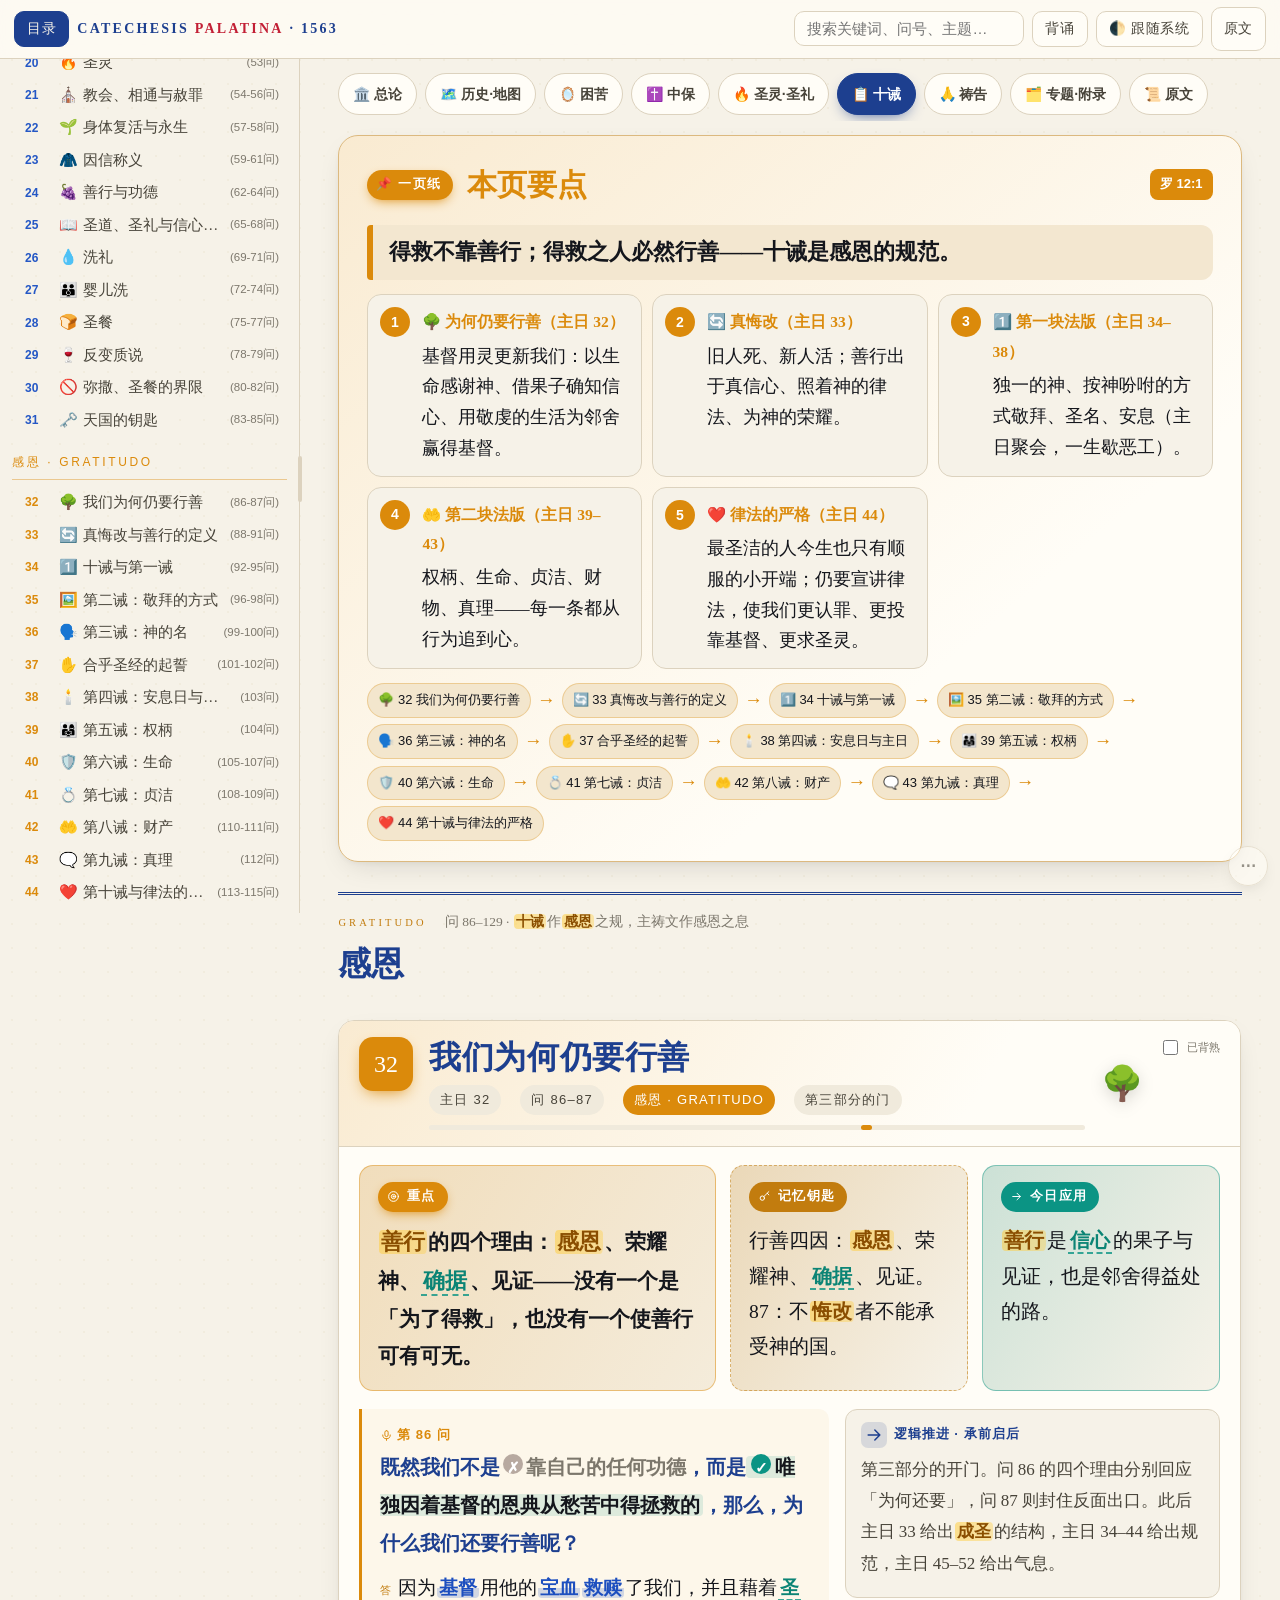
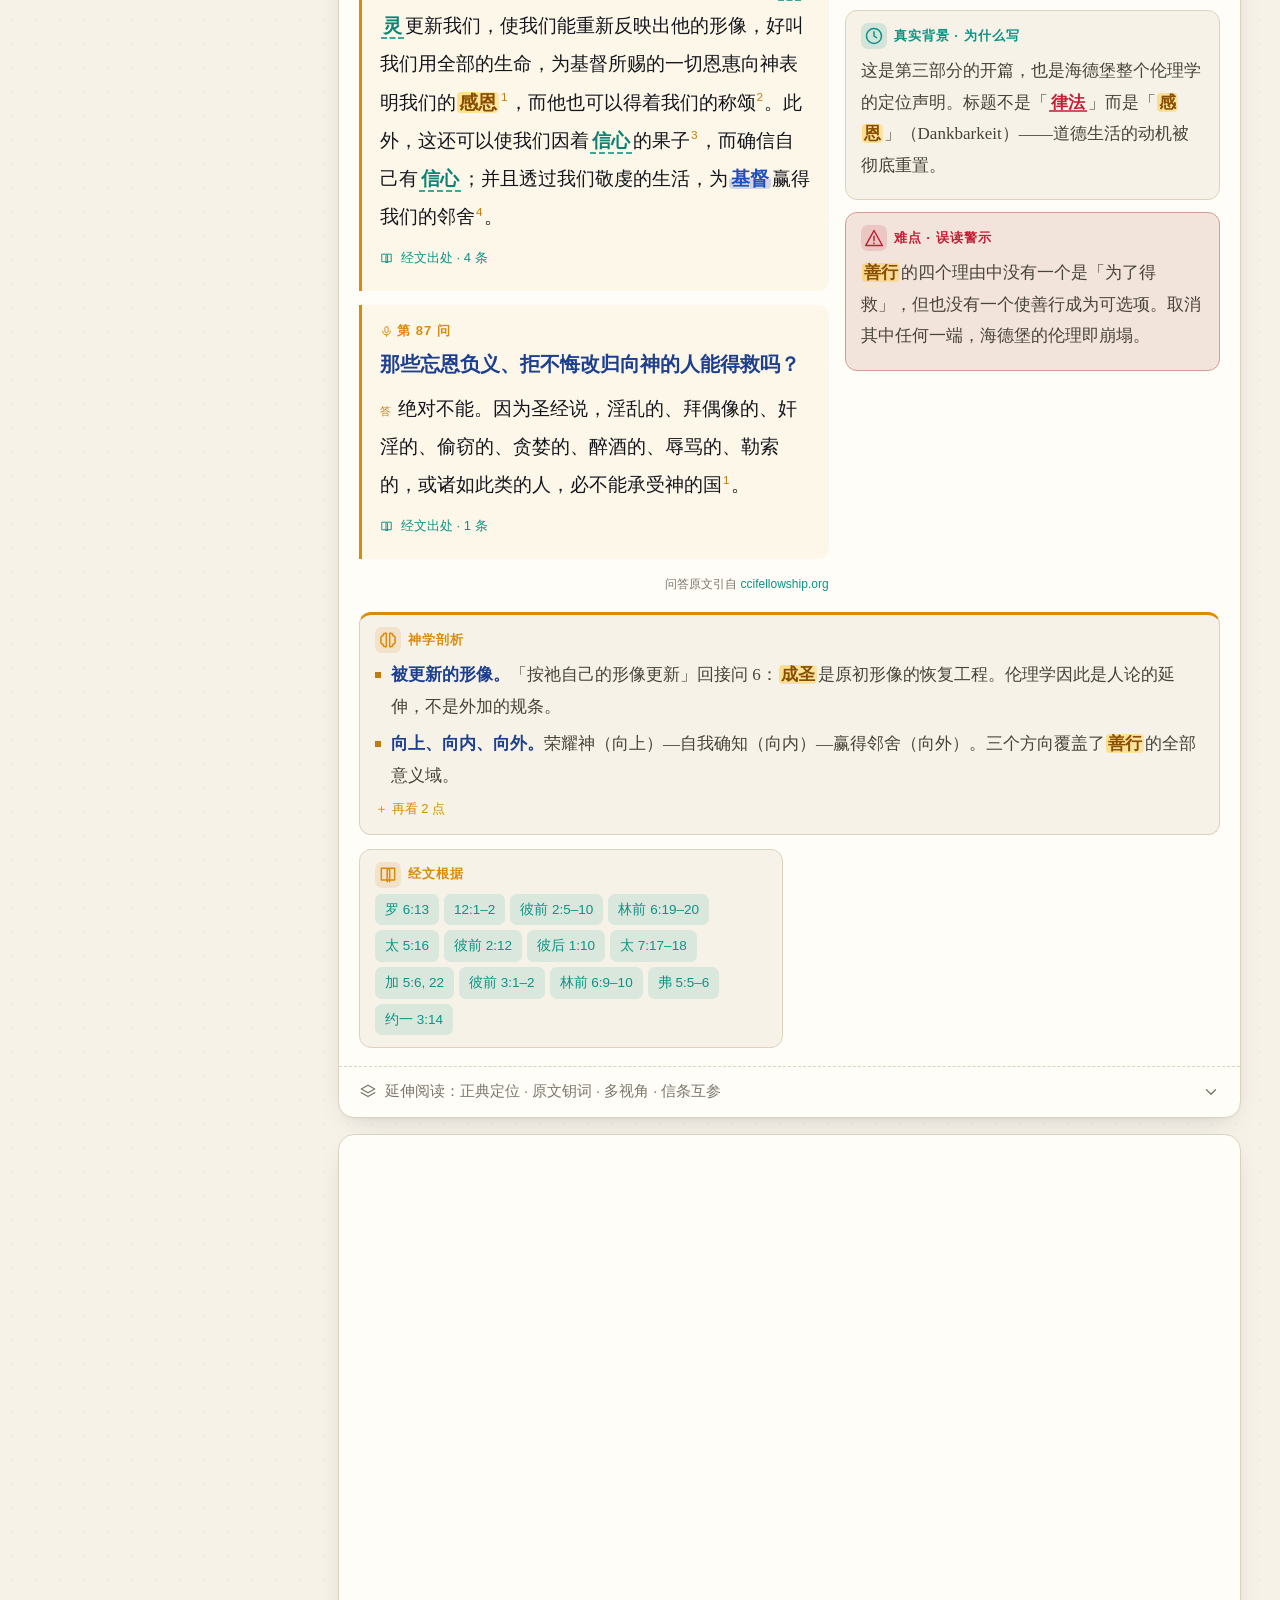
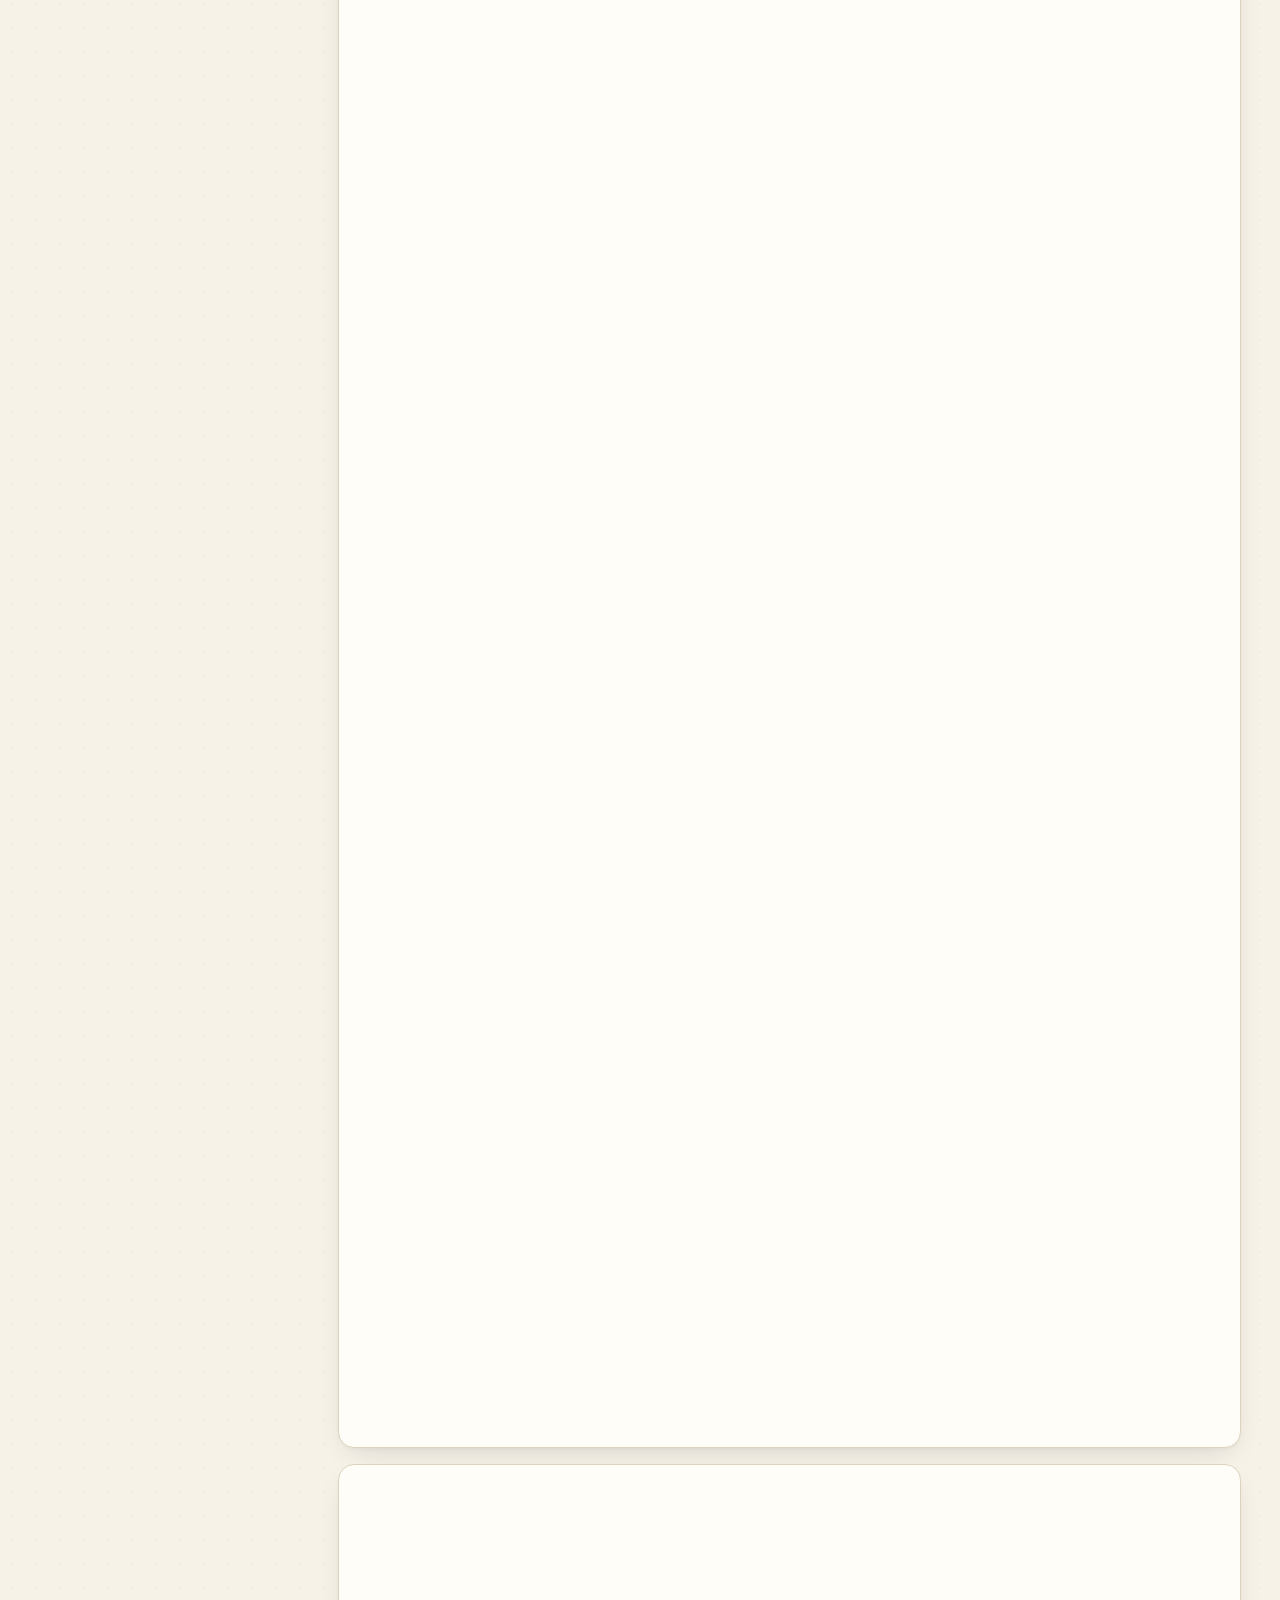
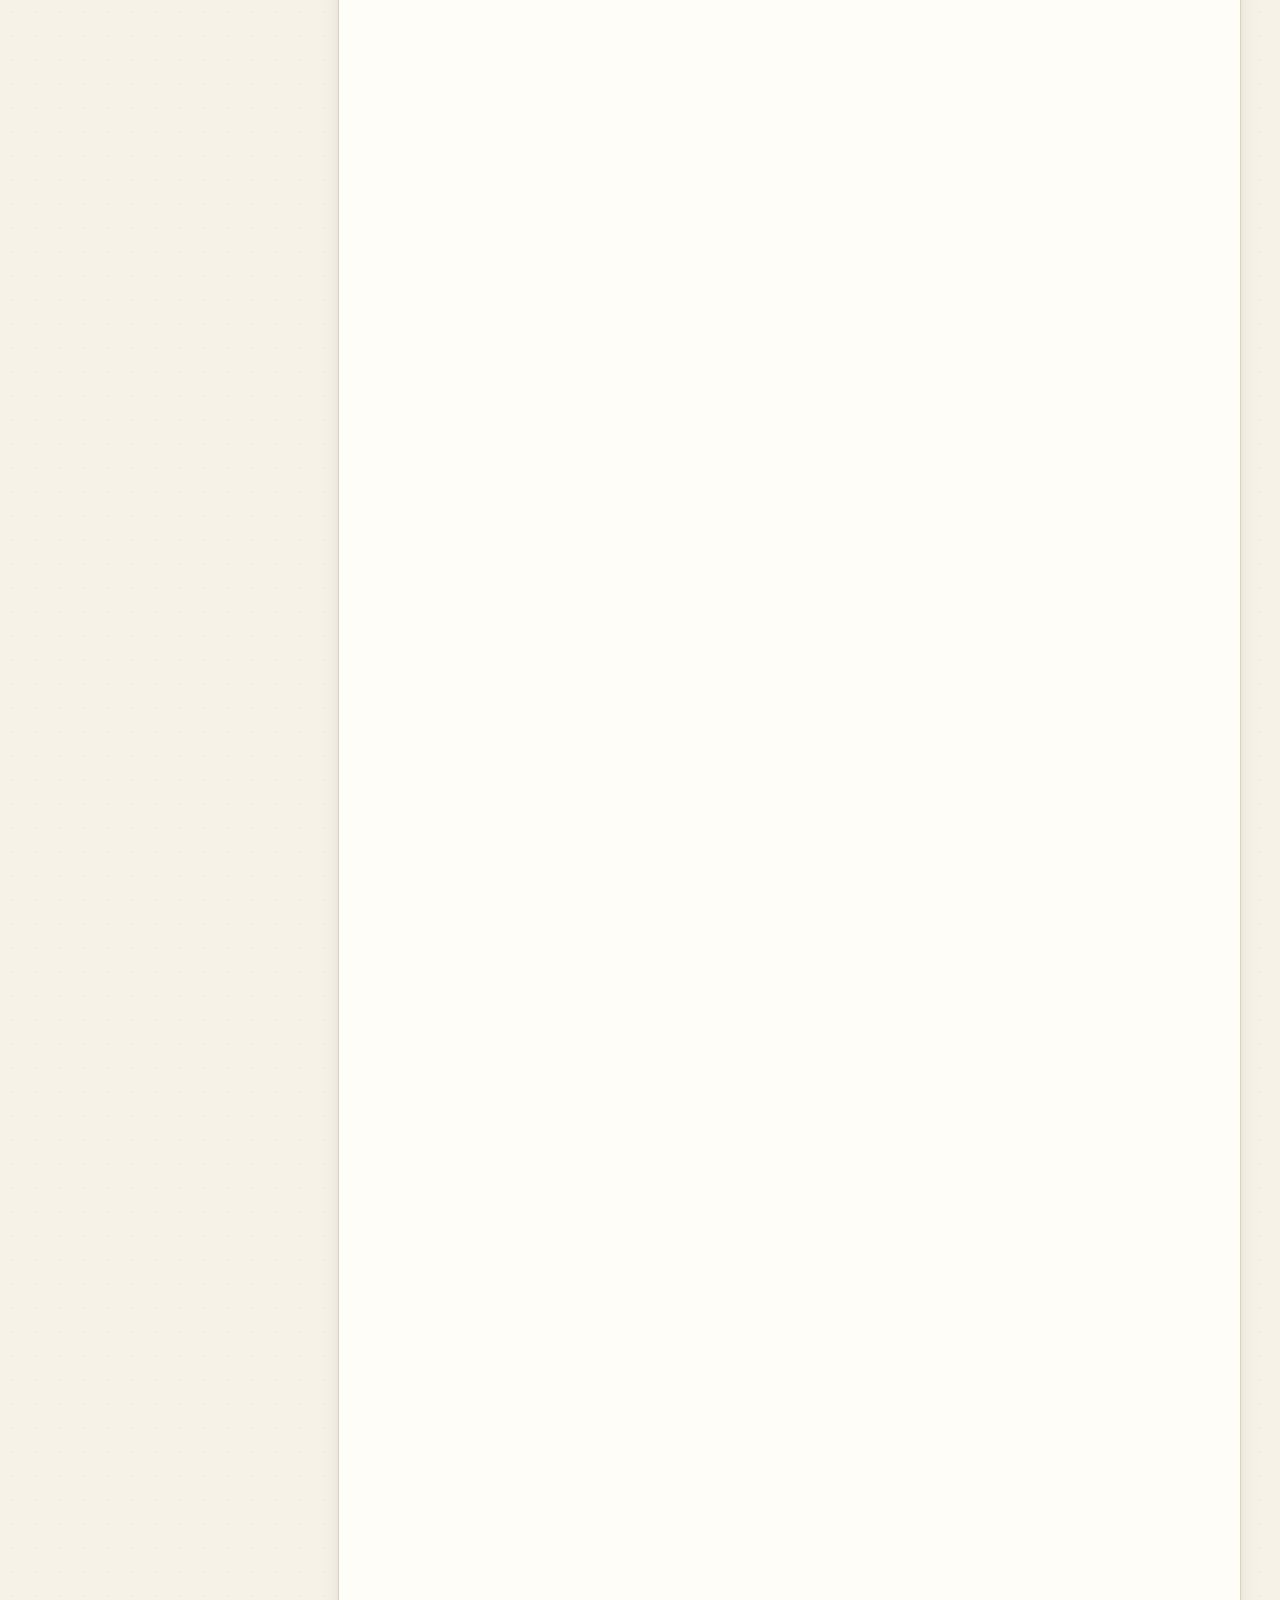
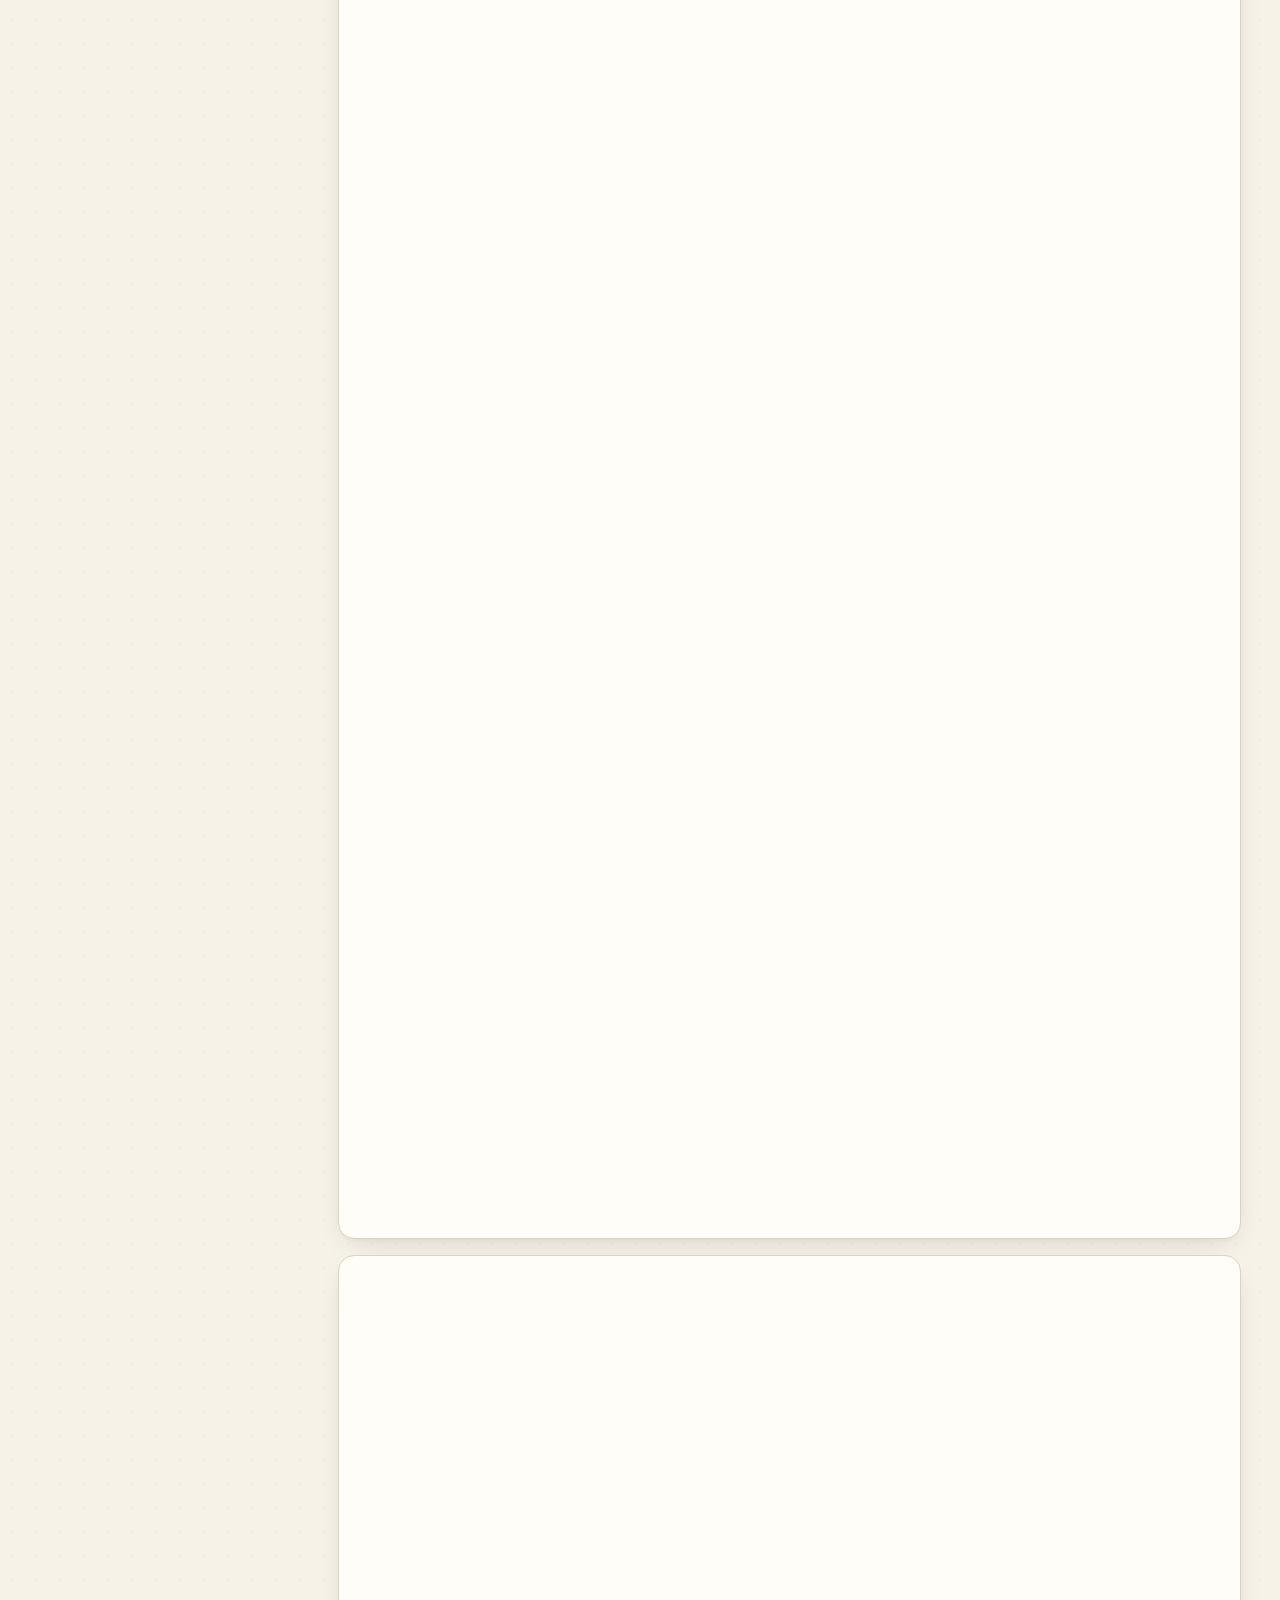
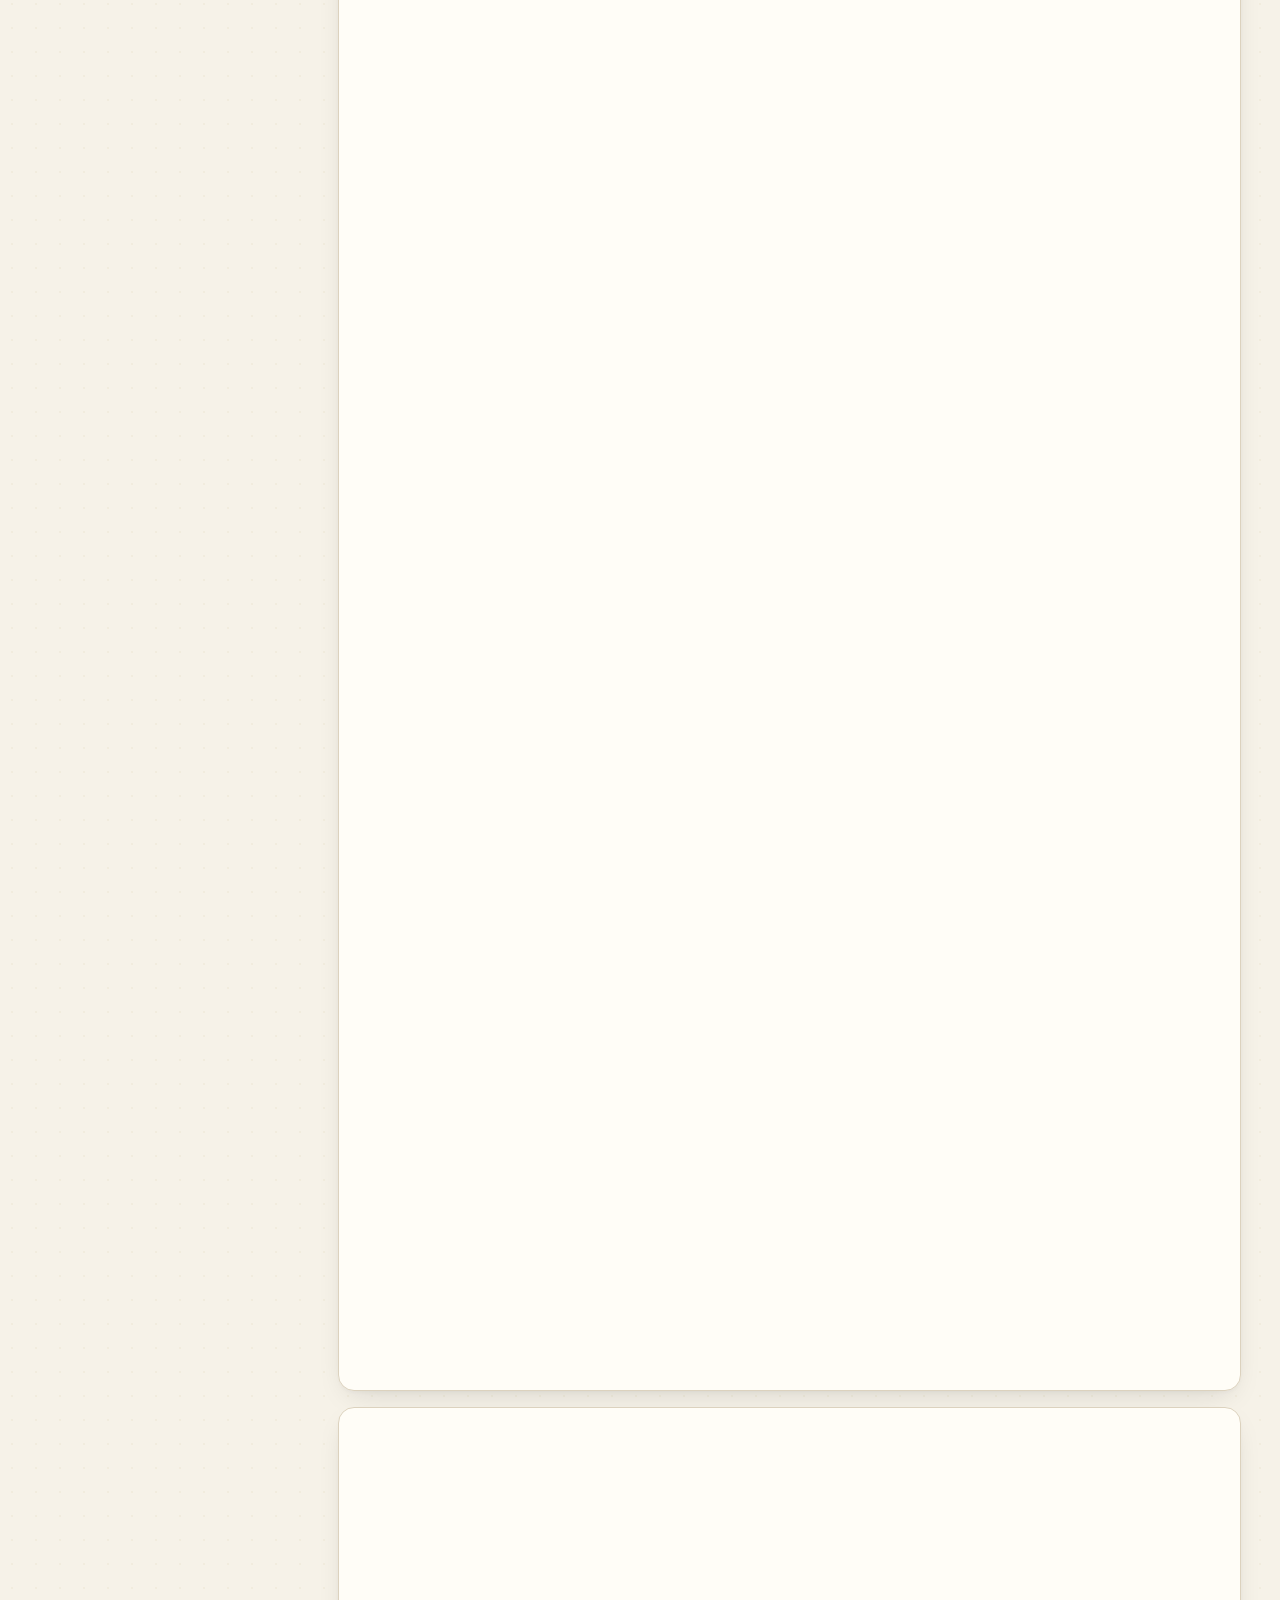
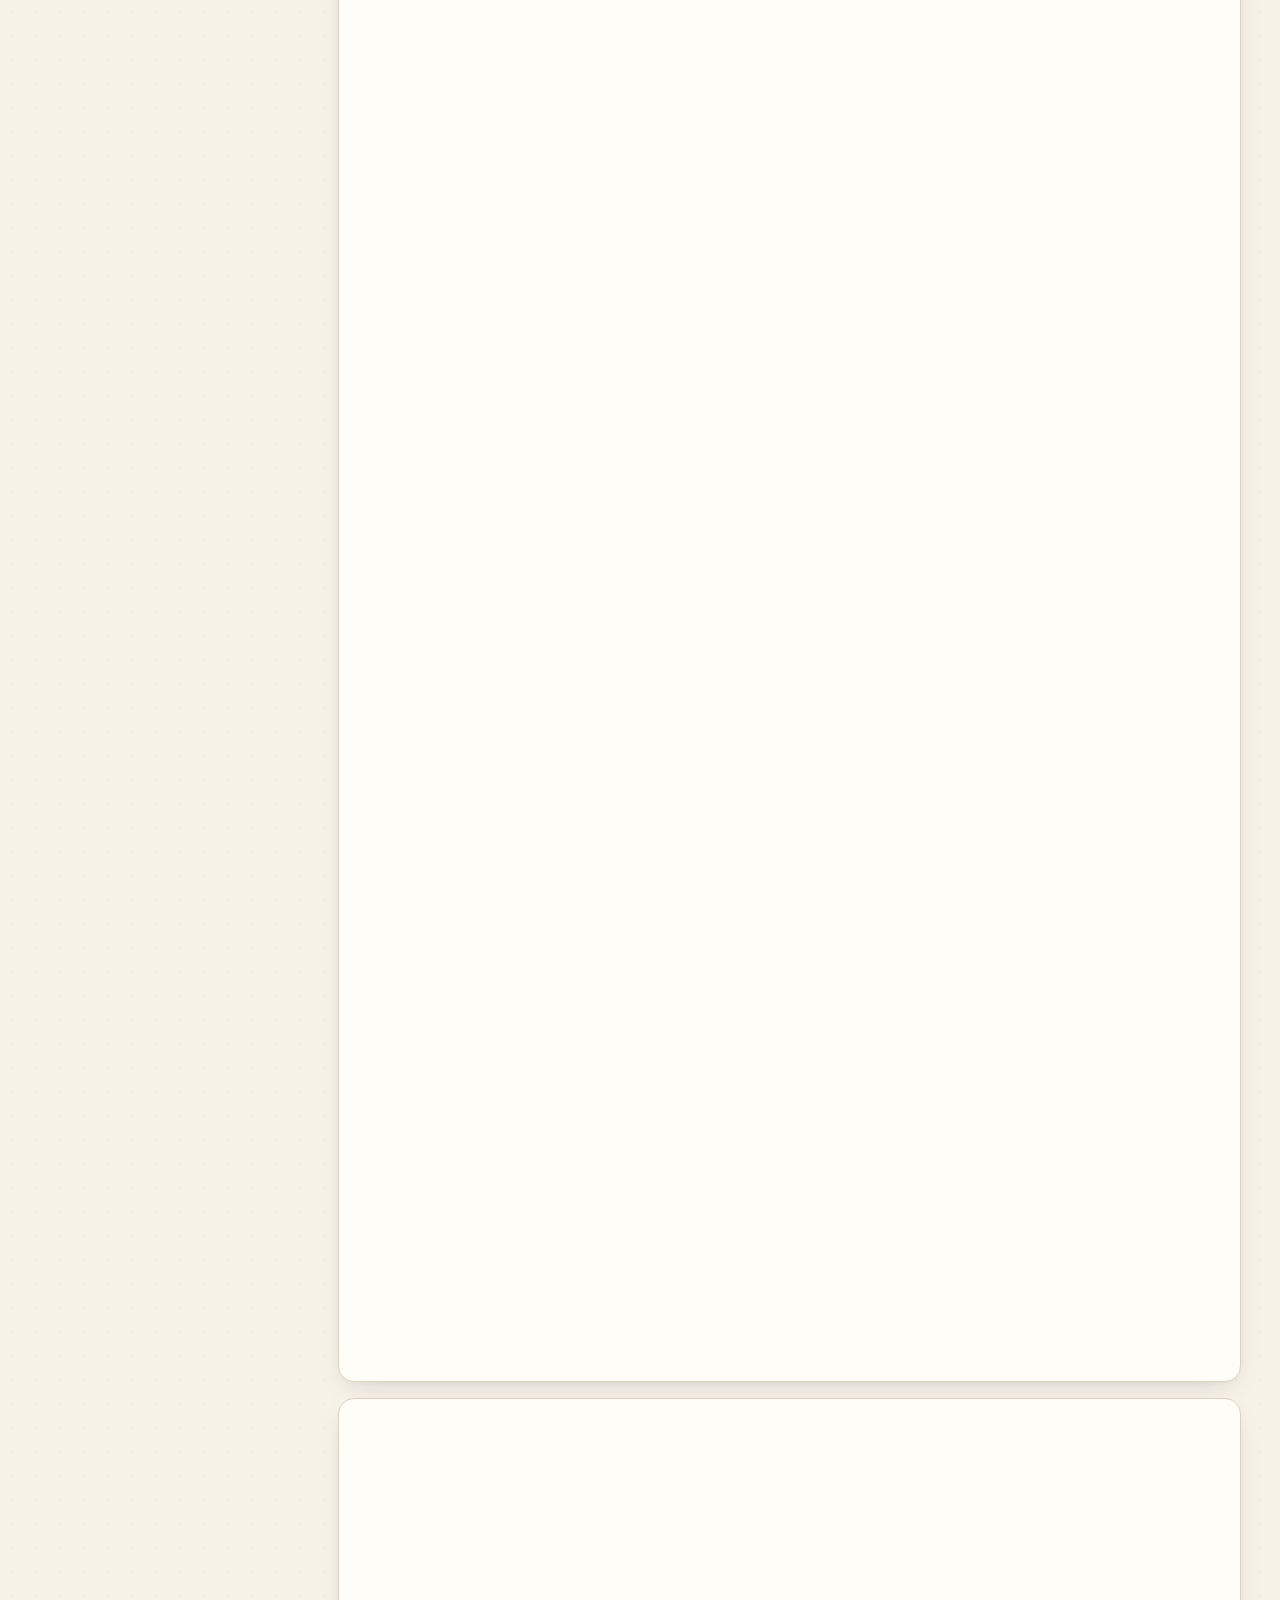
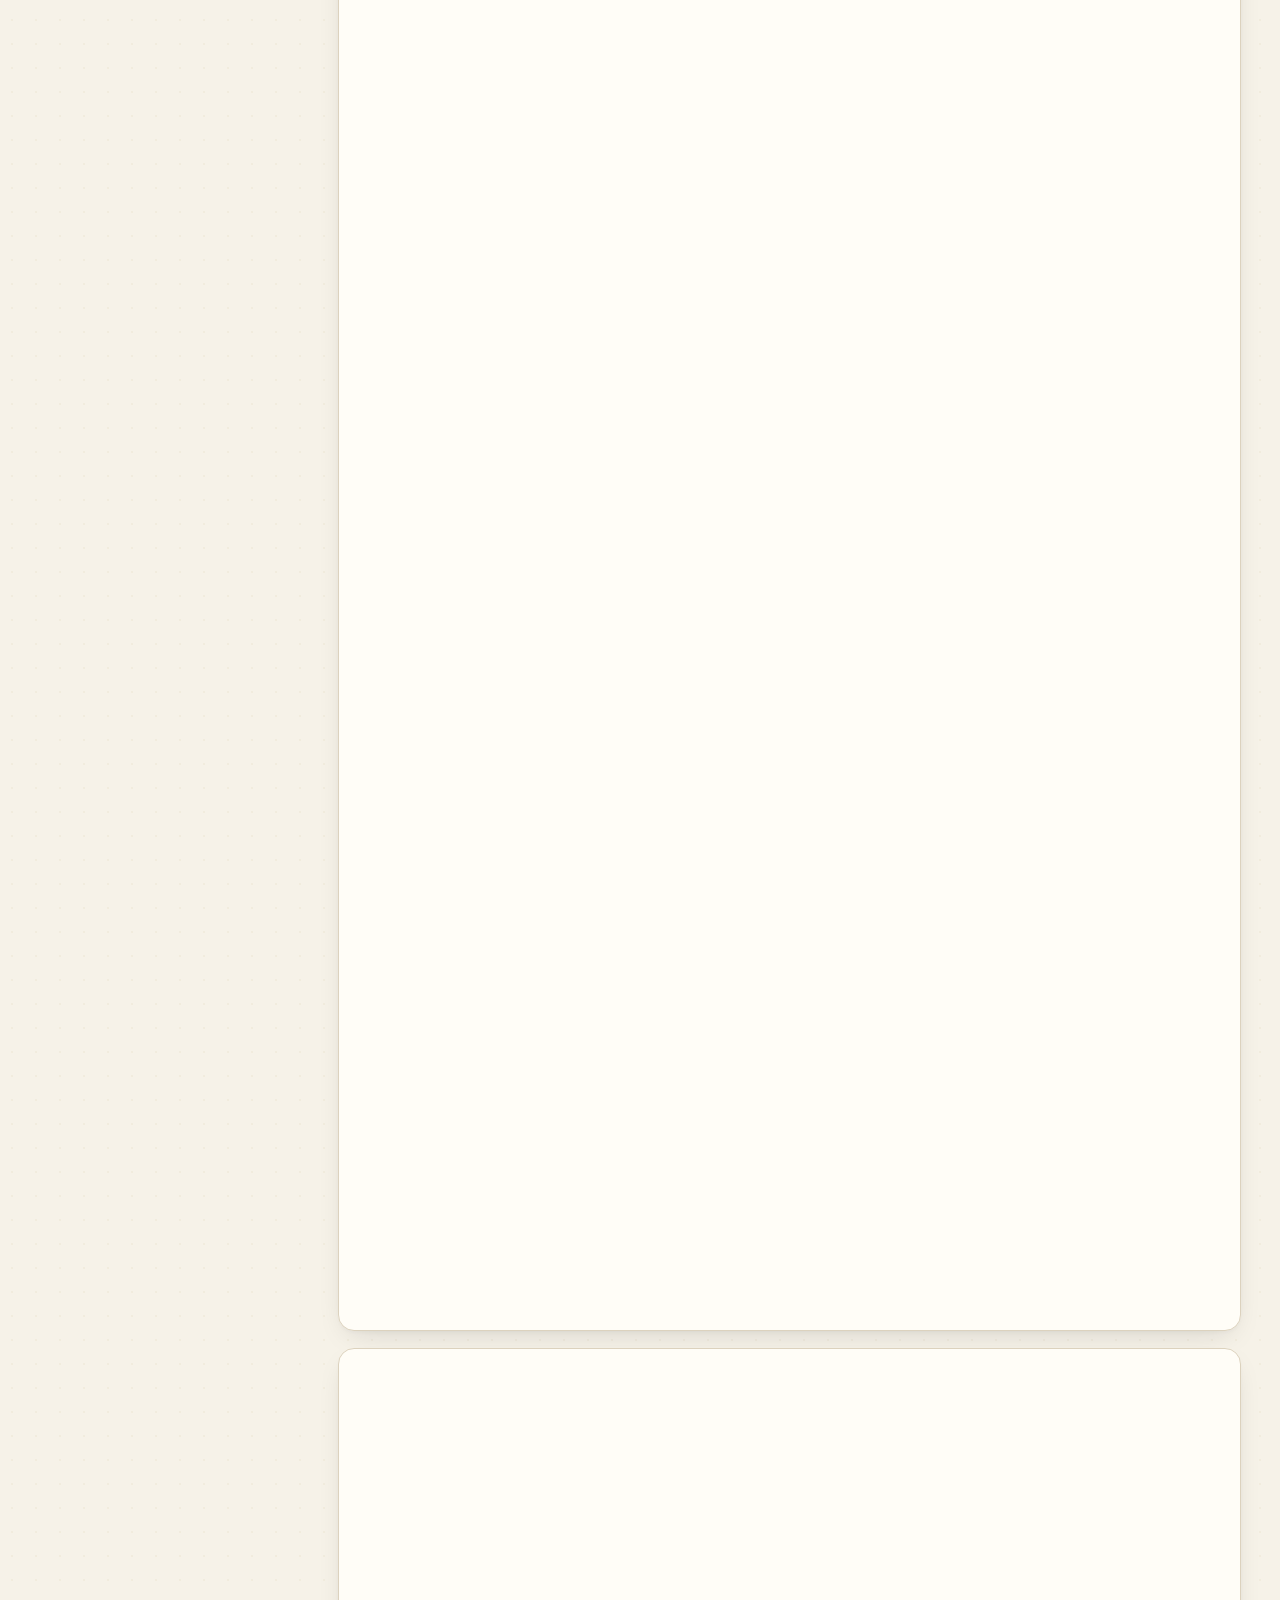
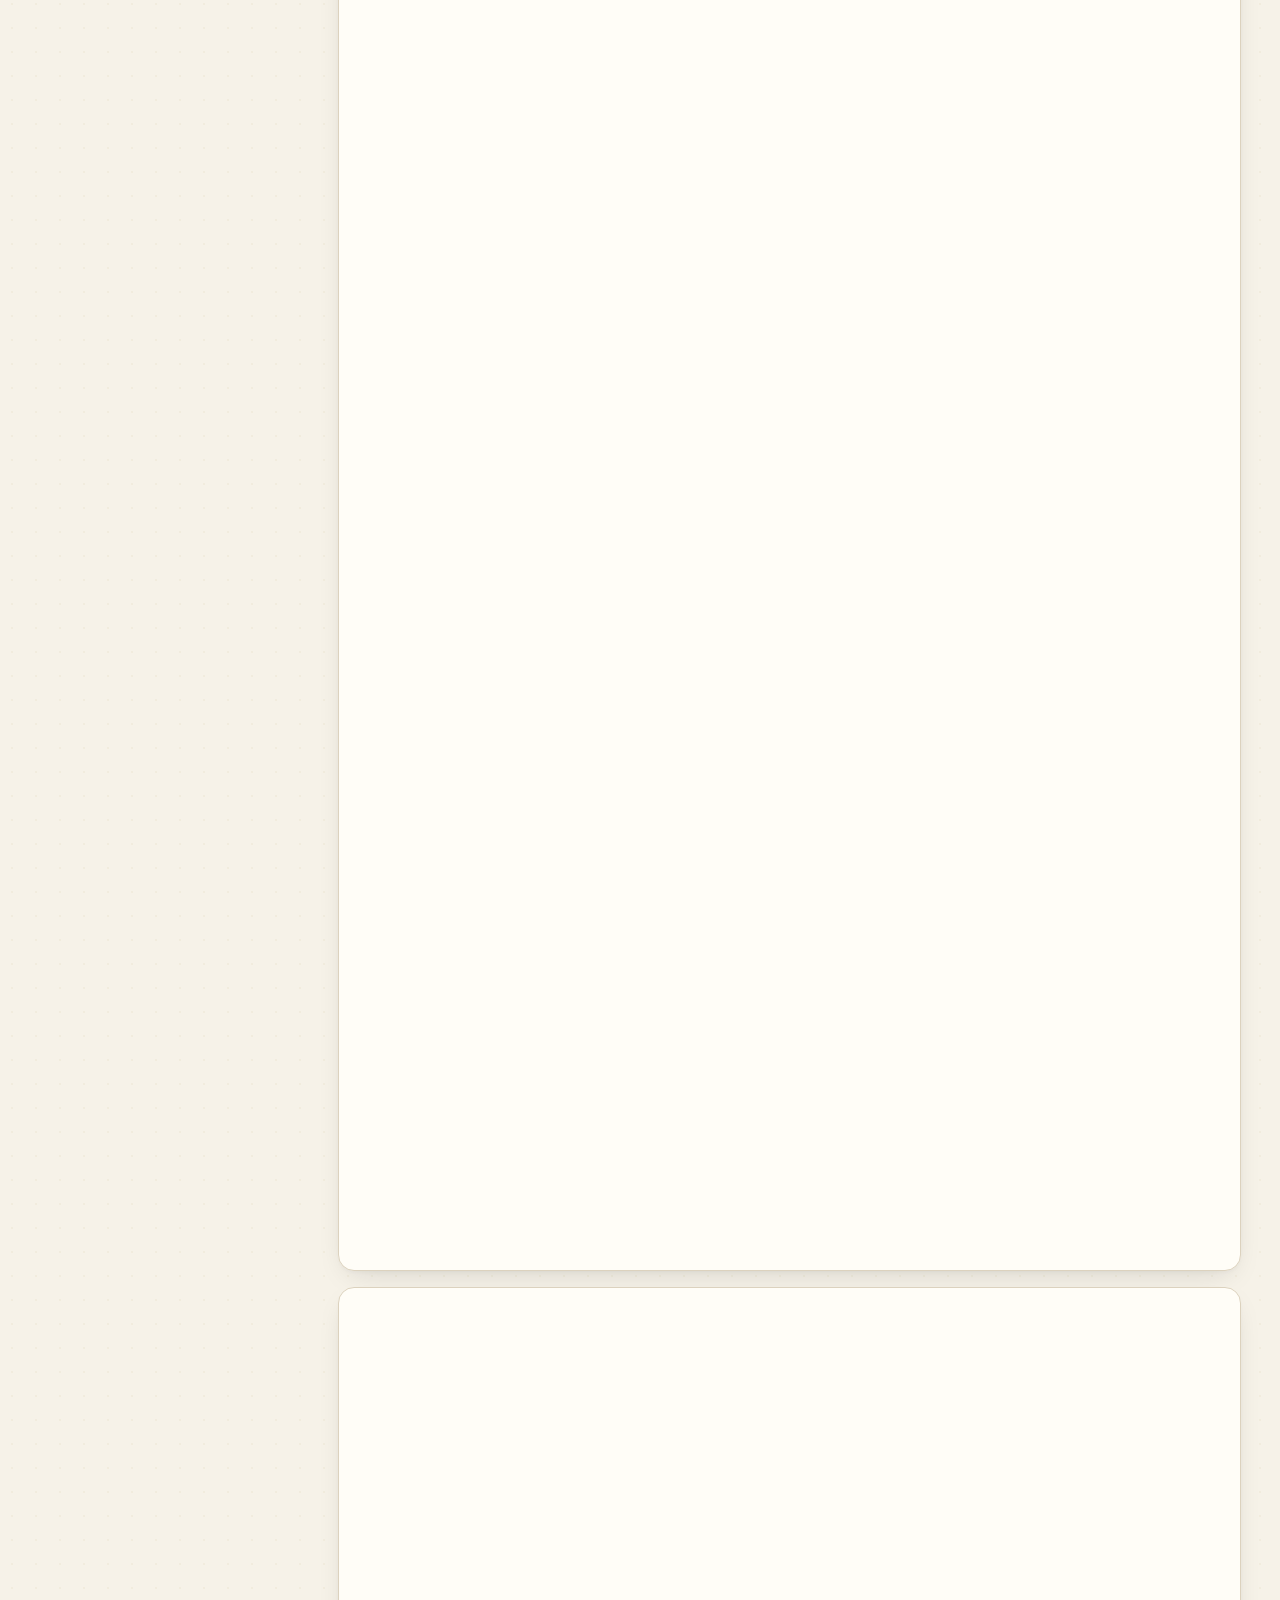
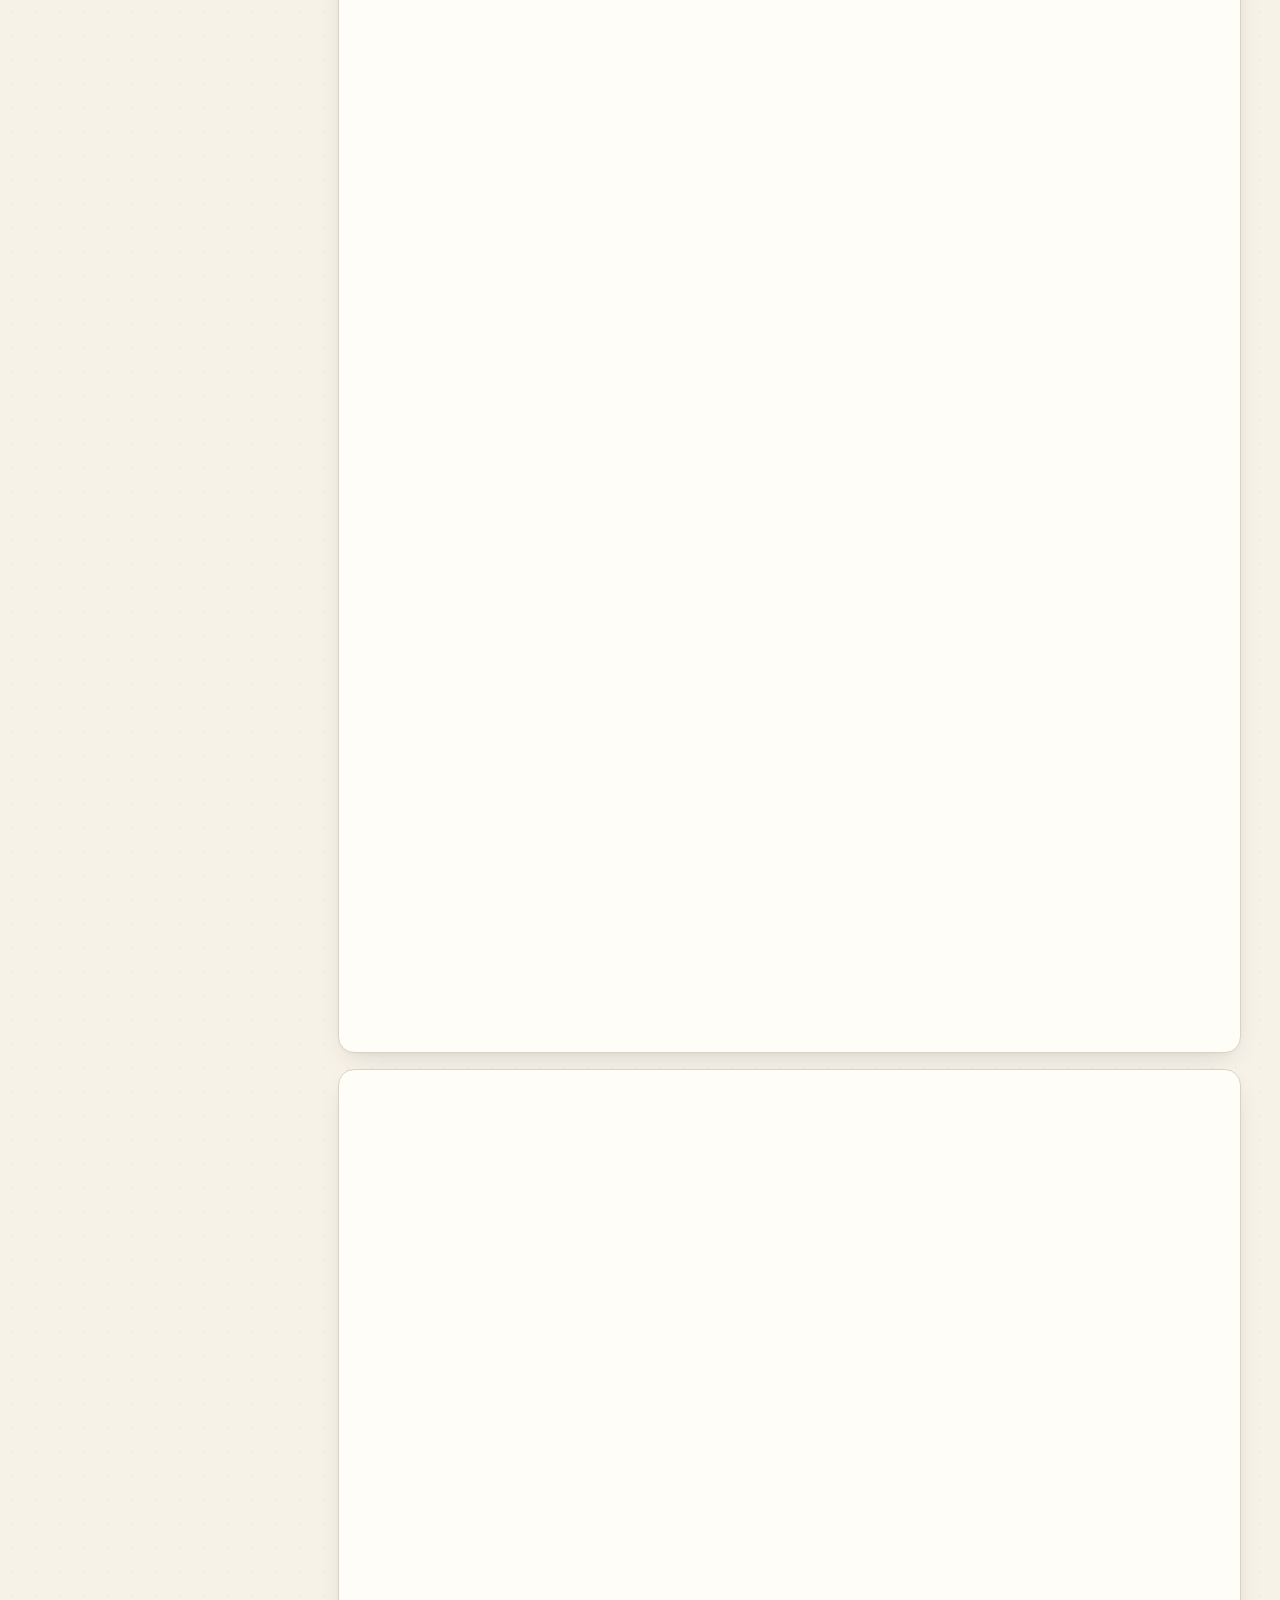
<file: p4-law.html>
<!DOCTYPE html><html lang="zh-Hans"><head><meta charset="utf-8"><meta name="viewport" content="width=device-width,initial-scale=1,viewport-fit=cover"><meta name="theme-color" content="#1F3864"><title>感恩 · 十诫 · 主日 32–44 · 海德堡要理问答 52 主日</title><meta name="description" content="海德堡要理问答 129 问 52 主日全景解读：时间线、救赎史故事线、圣经神学、圣约神学、三大普世信经与三项联合信条、地图、思维导图、流程图与背诵系统。"><link rel="icon" href="data:image/svg+xml,%3Csvg xmlns=%27http://www.w3.org/2000/svg%27 viewBox=%270 0 32 32%27%3E%3Crect width=%2732%27 height=%2732%27 fill=%27%231F3864%27/%3E%3Ctext x=%2716%27 y=%2723%27 font-size=%2720%27 text-anchor=%27middle%27 fill=%27%23F6F2E8%27%3EH%3C/text%3E%3C/svg%3E"><script>if("IntersectionObserver" in window)document.documentElement.classList.add("io")</script><link rel="stylesheet" href="assets/site.css"><script type="speculationrules">{"prerender": [{"where": {"href_matches": "/*"}, "eagerness": "moderate"}], "prefetch": [{"urls": ["index.html", "history.html", "p1-misery.html", "p2-christ.html", "p3-spirit.html", "p5-prayer.html", "topics.html", "texts.html"], "eagerness": "eager"}]}</script></head><body><svg width="0" height="0" style="position:absolute" aria-hidden="true"><symbol id="i-book" viewBox="0 0 24 24" fill="none" stroke="currentColor" stroke-width="1.8" stroke-linecap="round" stroke-linejoin="round"><path d="M4 4h7a3 3 0 0 1 3 3v13a2 2 0 0 0-2-2H4z"/><path d="M20 4h-6a3 3 0 0 0-3 3v13a2 2 0 0 1 2-2h7z"/></symbol><symbol id="i-cross" viewBox="0 0 24 24" fill="none" stroke="currentColor" stroke-width="1.8" stroke-linecap="round" stroke-linejoin="round"><path d="M12 2v20M5 8h14"/></symbol><symbol id="i-core" viewBox="0 0 24 24" fill="none" stroke="currentColor" stroke-width="1.8" stroke-linecap="round" stroke-linejoin="round"><circle cx="12" cy="12" r="9"/><circle cx="12" cy="12" r="4"/><circle cx="12" cy="12" r="1" fill="currentColor"/></symbol><symbol id="i-flow" viewBox="0 0 24 24" fill="none" stroke="currentColor" stroke-width="1.8" stroke-linecap="round" stroke-linejoin="round"><path d="M5 12h14M13 6l6 6-6 6"/></symbol><symbol id="i-scroll" viewBox="0 0 24 24" fill="none" stroke="currentColor" stroke-width="1.8" stroke-linecap="round" stroke-linejoin="round"><path d="M8 3h11v15a3 3 0 0 1-3 3H6a3 3 0 0 1-3-3V6h5"/><path d="M8 3v13"/></symbol><symbol id="i-lang" viewBox="0 0 24 24" fill="none" stroke="currentColor" stroke-width="1.8" stroke-linecap="round" stroke-linejoin="round"><path d="M4 5h9M8.5 3v2M6 5c1 4 4 7 7 8M11 5c-1 4-4 7-7 8"/><path d="M14 21l4-9 4 9M15.5 18h5"/></symbol><symbol id="i-globe" viewBox="0 0 24 24" fill="none" stroke="currentColor" stroke-width="1.8" stroke-linecap="round" stroke-linejoin="round"><circle cx="12" cy="12" r="9"/><path d="M3 12h18M12 3a14 14 0 0 1 0 18M12 3a14 14 0 0 0 0 18"/></symbol><symbol id="i-brain" viewBox="0 0 24 24" fill="none" stroke="currentColor" stroke-width="1.8" stroke-linecap="round" stroke-linejoin="round"><path d="M9 4a3 3 0 0 0-3 3 3 3 0 0 0-2 5 3 3 0 0 0 2 5 3 3 0 0 0 3 3h1V4z"/><path d="M15 4a3 3 0 0 1 3 3 3 3 0 0 1 2 5 3 3 0 0 1-2 5 3 3 0 0 1-3 3h-1V4z"/></symbol><symbol id="i-arc" viewBox="0 0 24 24" fill="none" stroke="currentColor" stroke-width="1.8" stroke-linecap="round" stroke-linejoin="round"><path d="M3 18c4-12 14-12 18 0"/><circle cx="3" cy="18" r="1.5"/><circle cx="21" cy="18" r="1.5"/></symbol><symbol id="i-eye" viewBox="0 0 24 24" fill="none" stroke="currentColor" stroke-width="1.8" stroke-linecap="round" stroke-linejoin="round"><path d="M2 12s4-7 10-7 10 7 10 7-4 7-10 7S2 12 2 12z"/><circle cx="12" cy="12" r="3"/></symbol><symbol id="i-link" viewBox="0 0 24 24" fill="none" stroke="currentColor" stroke-width="1.8" stroke-linecap="round" stroke-linejoin="round"><path d="M10 14a4 4 0 0 0 6 0l3-3a4 4 0 0 0-6-6l-1 1"/><path d="M14 10a4 4 0 0 0-6 0l-3 3a4 4 0 0 0 6 6l1-1"/></symbol><symbol id="i-alert" viewBox="0 0 24 24" fill="none" stroke="currentColor" stroke-width="1.8" stroke-linecap="round" stroke-linejoin="round"><path d="M12 3l10 18H2z"/><path d="M12 10v5M12 18v.5"/></symbol><symbol id="i-key" viewBox="0 0 24 24" fill="none" stroke="currentColor" stroke-width="1.8" stroke-linecap="round" stroke-linejoin="round"><circle cx="8" cy="15" r="4"/><path d="M11 12l9-9M17 6l3 3"/></symbol><symbol id="i-map" viewBox="0 0 24 24" fill="none" stroke="currentColor" stroke-width="1.8" stroke-linecap="round" stroke-linejoin="round"><path d="M12 21s-7-6-7-12a7 7 0 0 1 14 0c0 6-7 12-7 12z"/><circle cx="12" cy="9" r="2.5"/></symbol><symbol id="i-clock" viewBox="0 0 24 24" fill="none" stroke="currentColor" stroke-width="1.8" stroke-linecap="round" stroke-linejoin="round"><circle cx="12" cy="12" r="9"/><path d="M12 7v5l3 2"/></symbol><symbol id="i-mic" viewBox="0 0 24 24" fill="none" stroke="currentColor" stroke-width="1.8" stroke-linecap="round" stroke-linejoin="round"><rect x="9" y="3" width="6" height="11" rx="3"/><path d="M5 11a7 7 0 0 0 14 0M12 18v3"/></symbol><symbol id="i-layers" viewBox="0 0 24 24" fill="none" stroke="currentColor" stroke-width="1.8" stroke-linecap="round" stroke-linejoin="round"><path d="M12 3l9 5-9 5-9-5z"/><path d="M3 13l9 5 9-5"/></symbol><symbol id="i-chev" viewBox="0 0 24 24" fill="none" stroke="currentColor" stroke-width="1.8" stroke-linecap="round" stroke-linejoin="round"><path d="M6 9l6 6 6-6"/></symbol></svg><div id="prog"></div><div class="topbar"><div class="tb"><button class="btn on" id="tocBtn" title="显示／隐藏目录">目录</button><div class="brand">CATECHESIS <b>PALATINA</b> · 1563</div><div class="sp"></div><div class="tbs"><input id="q" type="search" placeholder="搜索关键词、问号、主题…" aria-label="搜索"></div><button class="btn" id="drillBtn" title="遮盖答案，点按逐问自测">背诵</button><button class="btn" id="themeBtn" title="明／暗／跟随系统">主题</button><a class="btn" href="texts.html" title="信经与信条全文（ccifellowship.org 原文）">原文</a></div></div><div class="scrim"></div><div class="shell"><nav class="side"><div class="toc"><a class="toc-src" href="texts.html"><span class="no">原</span>原文阅读室（信经／信条全文）↗</a><div class="toc-h">总论 · PROLEGOMENA</div><a href="index.html#intro-why"><span class="emo">🏰</span><span class="no">I</span>为什么会有这本要理问答</a><a href="index.html#intro-frame"><span class="emo">🧭</span><span class="no">II</span>跳出框架看骨架</a><a href="index.html#intro-canon"><span class="emo">📜</span><span class="no">III</span>正典弧线与救赎史故事线</a><a href="index.html#bt-canon"><span class="emo">📖</span><span class="no">III·A</span>圣经神学：跟随故事</a><a href="index.html#bt-cov"><span class="emo">🤝</span><span class="no">III·B</span>圣约神学：全书的语法</a><a href="index.html#intro-compare"><span class="emo">🏛️</span><span class="no">IV</span>三大普世信经与三项联合信条</a><a href="index.html#creed-reader"><span class="emo">🎙️</span><span class="no">IV·A</span>信经背诵室（干净阅读版）</a><a href="index.html#forms-cmp"><span class="emo">⚖️</span><span class="no">IV·B</span>三项联合信条深度对比</a><a href="index.html#intro-method"><span class="emo">🔍</span><span class="no">V</span>释经进路：四层读法</a><a href="index.html#intro-map"><span class="emo">🗺️</span><span class="no">VI</span>改革宗欧洲：影响流向地图</a><a href="index.html#intro-text"><span class="emo">🖋️</span><span class="no">VII</span>文本、版本与要理讲道传统</a><a href="index.html#compass"><span class="emo">🧠</span><span class="no">VIII</span>思维导图与 52 主日罗盘</a><a href="index.html#flash"><span class="emo">🃏</span><span class="no">VIII·A</span>52 主日闪卡速记</a><div class="toc-h">总纲 · PROOEMIUM</div><a href="p1-misery.html#ld1" data-n="1"><span class="no">1</span><span class="emo">🕊️</span>唯一的安慰<span class="qr">(1-2问)</span></a><div class="toc-h">困苦 · MISERIA</div><a href="p1-misery.html#ld2" data-n="2"><span class="no">2</span><span class="emo">🪞</span>认识困苦的途径<span class="qr">(3-5问)</span></a><a href="p1-misery.html#ld3" data-n="3"><span class="no">3</span><span class="emo">🍎</span>创造、堕落与败坏<span class="qr">(6-8问)</span></a><a href="p1-misery.html#ld4" data-n="4"><span class="no">4</span><span class="emo">⚖️</span>神的公义与怜悯<span class="qr">(9-11问)</span></a><div class="toc-h">拯救 · LIBERATIO</div><a href="p2-christ.html#ld5" data-n="5"><span class="no">5</span><span class="emo">🌉</span>中保的必要与资格<span class="qr">(12-15问)</span></a><a href="p2-christ.html#ld6" data-n="6"><span class="no">6</span><span class="emo">👑</span>这中保是谁<span class="qr">(16-19问)</span></a><a href="p2-christ.html#ld7" data-n="7"><span class="no">7</span><span class="emo">🔑</span>真信心与使徒信经<span class="qr">(20-23问)</span></a><a href="p2-christ.html#ld8" data-n="8"><span class="no">8</span><span class="emo">🔺</span>三位一体<span class="qr">(24-25问)</span></a><a href="p2-christ.html#ld9" data-n="9"><span class="no">9</span><span class="emo">🌍</span>圣父与创造<span class="qr">(26问)</span></a><a href="p2-christ.html#ld10" data-n="10"><span class="no">10</span><span class="emo">🌧️</span>神的护理<span class="qr">(27-28问)</span></a><a href="p2-christ.html#ld11" data-n="11"><span class="no">11</span><span class="emo">✝️</span>耶稣这名<span class="qr">(29-30问)</span></a><a href="p2-christ.html#ld12" data-n="12"><span class="no">12</span><span class="emo">🫒</span>基督三职与信徒的受膏<span class="qr">(31-32问)</span></a><a href="p2-christ.html#ld13" data-n="13"><span class="no">13</span><span class="emo">👶</span>独生子与我们的主<span class="qr">(33-34问)</span></a><a href="p2-christ.html#ld14" data-n="14"><span class="no">14</span><span class="emo">🌟</span>道成肉身<span class="qr">(35-36问)</span></a><a href="p2-christ.html#ld15" data-n="15"><span class="no">15</span><span class="emo">🩸</span>受苦、彼拉多与十字架<span class="qr">(37-39问)</span></a><a href="p2-christ.html#ld16" data-n="16"><span class="no">16</span><span class="emo">⚰️</span>死、埋葬与降在阴间<span class="qr">(40-44问)</span></a><a href="p2-christ.html#ld17" data-n="17"><span class="no">17</span><span class="emo">🌅</span>复活<span class="qr">(45问)</span></a><a href="p2-christ.html#ld18" data-n="18"><span class="no">18</span><span class="emo">☁️</span>升天与「加尔文之外」<span class="qr">(46-49问)</span></a><a href="p2-christ.html#ld19" data-n="19"><span class="no">19</span><span class="emo">⚖️</span>坐在右边与再来审判<span class="qr">(50-52问)</span></a><a href="p3-spirit.html#ld20" data-n="20"><span class="no">20</span><span class="emo">🔥</span>圣灵<span class="qr">(53问)</span></a><a href="p3-spirit.html#ld21" data-n="21"><span class="no">21</span><span class="emo">⛪</span>教会、相通与赦罪<span class="qr">(54-56问)</span></a><a href="p3-spirit.html#ld22" data-n="22"><span class="no">22</span><span class="emo">🌱</span>身体复活与永生<span class="qr">(57-58问)</span></a><a href="p3-spirit.html#ld23" data-n="23"><span class="no">23</span><span class="emo">🧥</span>因信称义<span class="qr">(59-61问)</span></a><a href="p3-spirit.html#ld24" data-n="24"><span class="no">24</span><span class="emo">🍇</span>善行与功德<span class="qr">(62-64问)</span></a><a href="p3-spirit.html#ld25" data-n="25"><span class="no">25</span><span class="emo">📖</span>圣道、圣礼与信心的来源<span class="qr">(65-68问)</span></a><a href="p3-spirit.html#ld26" data-n="26"><span class="no">26</span><span class="emo">💧</span>洗礼<span class="qr">(69-71问)</span></a><a href="p3-spirit.html#ld27" data-n="27"><span class="no">27</span><span class="emo">👪</span>婴儿洗<span class="qr">(72-74问)</span></a><a href="p3-spirit.html#ld28" data-n="28"><span class="no">28</span><span class="emo">🍞</span>圣餐<span class="qr">(75-77问)</span></a><a href="p3-spirit.html#ld29" data-n="29"><span class="no">29</span><span class="emo">🍷</span>反变质说<span class="qr">(78-79问)</span></a><a href="p3-spirit.html#ld30" data-n="30"><span class="no">30</span><span class="emo">🚫</span>弥撒、圣餐的界限<span class="qr">(80-82问)</span></a><a href="p3-spirit.html#ld31" data-n="31"><span class="no">31</span><span class="emo">🗝️</span>天国的钥匙<span class="qr">(83-85问)</span></a><div class="toc-h">感恩 · GRATITUDO</div><a href="#ld32" data-n="32"><span class="no">32</span><span class="emo">🌳</span>我们为何仍要行善<span class="qr">(86-87问)</span></a><a href="#ld33" data-n="33"><span class="no">33</span><span class="emo">🔄</span>真悔改与善行的定义<span class="qr">(88-91问)</span></a><a href="#ld34" data-n="34"><span class="no">34</span><span class="emo">1️⃣</span>十诫与第一诫<span class="qr">(92-95问)</span></a><a href="#ld35" data-n="35"><span class="no">35</span><span class="emo">🖼️</span>第二诫：敬拜的方式<span class="qr">(96-98问)</span></a><a href="#ld36" data-n="36"><span class="no">36</span><span class="emo">🗣️</span>第三诫：神的名<span class="qr">(99-100问)</span></a><a href="#ld37" data-n="37"><span class="no">37</span><span class="emo">✋</span>合乎圣经的起誓<span class="qr">(101-102问)</span></a><a href="#ld38" data-n="38"><span class="no">38</span><span class="emo">🕯️</span>第四诫：安息日与主日<span class="qr">(103问)</span></a><a href="#ld39" data-n="39"><span class="no">39</span><span class="emo">👨‍👩‍👧</span>第五诫：权柄<span class="qr">(104问)</span></a><a href="#ld40" data-n="40"><span class="no">40</span><span class="emo">🛡️</span>第六诫：生命<span class="qr">(105-107问)</span></a><a href="#ld41" data-n="41"><span class="no">41</span><span class="emo">💍</span>第七诫：贞洁<span class="qr">(108-109问)</span></a><a href="#ld42" data-n="42"><span class="no">42</span><span class="emo">🤲</span>第八诫：财产<span class="qr">(110-111问)</span></a><a href="#ld43" data-n="43"><span class="no">43</span><span class="emo">🗨️</span>第九诫：真理<span class="qr">(112问)</span></a><a href="#ld44" data-n="44"><span class="no">44</span><span class="emo">❤️</span>第十诫与律法的严格<span class="qr">(113-115问)</span></a><a href="p5-prayer.html#ld45" data-n="45"><span class="no">45</span><span class="emo">🙏</span>祷告的必要与要素<span class="qr">(116-119问)</span></a><a href="p5-prayer.html#ld46" data-n="46"><span class="no">46</span><span class="emo">👨‍👦</span>我们在天上的父<span class="qr">(120-121问)</span></a><a href="p5-prayer.html#ld47" data-n="47"><span class="no">47</span><span class="emo">✨</span>第一求：尊名为圣<span class="qr">(122问)</span></a><a href="p5-prayer.html#ld48" data-n="48"><span class="no">48</span><span class="emo">🏰</span>第二求：愿你的国降临<span class="qr">(123问)</span></a><a href="p5-prayer.html#ld49" data-n="49"><span class="no">49</span><span class="emo">🎯</span>第三求：愿你的旨意成就<span class="qr">(124问)</span></a><a href="p5-prayer.html#ld50" data-n="50"><span class="no">50</span><span class="emo">🥖</span>第四求：日用的饮食<span class="qr">(125问)</span></a><a href="p5-prayer.html#ld51" data-n="51"><span class="no">51</span><span class="emo">🧾</span>第五求：免我们的债<span class="qr">(126问)</span></a><a href="p5-prayer.html#ld52" data-n="52"><span class="no">52</span><span class="emo">🗡️</span>第六求、颂赞与阿们<span class="qr">(127-129问)</span></a><div class="toc-h">历史 · 地图 · 文化</div><a href="history.html#hist-intro"><span class="no">史</span>一部要理诞生的现场</a><a href="history.html#hist-map"><span class="no">图</span>互动时间线 × 真实地图</a><a href="history.html#hist-rhine"><span class="no">河</span>莱茵走廊示意图</a><a href="history.html#hist-world"><span class="no">世</span>全球传播地图</a><a href="history.html#hist-culture"><span class="no">文</span>文化区域对照</a><div class="toc-h">跨主日专题 · TOPICA</div><a href="topics.html#tp-assurance"><span class="no">一</span>确据</a><a href="topics.html#tp-chalcedon"><span class="no">二</span>基督论的四条边界</a><a href="topics.html#tp-supper"><span class="no">三</span>圣餐论战一百年</a><a href="topics.html#tp-lawgospel"><span class="no">四</span>律法与福音</a><a href="topics.html#tp-election"><span class="no">五</span>预定论</a><a href="topics.html#tp-worship"><span class="no">六</span>敬拜的规范原则</a><a href="topics.html#tp-german"><span class="no">七</span>德文钥词六则</a><div class="toc-h">结语 · CONCLUSIO</div><a href="topics.html#closure"><span class="emo">♾️</span><span class="no">·</span>三重闭环</a><div class="toc-h">附录 · APPENDIX</div><a href="topics.html#ap-munus"><span class="emo">👑</span><span class="no">A</span>基督三职</a><a href="topics.html#ap-ordo"><span class="emo">⛓️</span><span class="no">B</span>救恩次序与动态链</a><a href="topics.html#ap-sac"><span class="emo">🍞</span><span class="no">C</span>圣餐四立场</a><a href="topics.html#ap-dec"><span class="emo">📋</span><span class="no">D</span>十诫总表</a><a href="topics.html#ap-lp"><span class="emo">🙏</span><span class="no">E</span>主祷文六求</a><a href="topics.html#ap-keys"><span class="emo">🗝️</span><span class="no">F</span>教会纪律流程</a><a href="topics.html#ap-opp"><span class="emo">🛡️</span><span class="no">G</span>对手立场总表</a><a href="topics.html#ap-lex"><span class="emo">🔤</span><span class="no">H</span>原文钥词汇编</a><a href="topics.html#ap-index"><span class="emo">🗂️</span><span class="no">I</span>52 主日速查索引</a><a href="topics.html#ap-pair"><span class="emo">🔗</span><span class="no">J</span>成对记忆与人生处境</a><a href="topics.html#ap-memo"><span class="emo">💡</span><span class="no">K</span>背诵方案 · 口诀 · 数字锚点</a><a href="topics.html#ap-quiz"><span class="emo">✅</span><span class="no">L</span>32 题交互自测</a></div></nav><main class="main"><nav class="pstrip" aria-label="分页"><a href="index.html">🏛️ 总论</a><a href="history.html">🗺️ 历史·地图</a><a href="p1-misery.html">🪞 困苦</a><a href="p2-christ.html">✝️ 中保</a><a href="p3-spirit.html">🔥 圣灵·圣礼</a><a href="p4-law.html" class="cur" aria-current="page">📋 十诫</a><a href="p5-prayer.html">🙏 祷告</a><a href="topics.html">🗂️ 专题·附录</a><a href="texts.html">📜 原文</a></nav><div id="sNote" class="lead hidden"></div><section class="onepage gratitude" id="onepage"><div class="op-h"><span class="badge b-key">📌 一页纸</span><h2>本页要点</h2><span class="op-verse">罗 12:1</span></div><div class="op-thesis">得救不靠善行；得救之人必然行善——十诫是感恩的规范。</div><div class="op-pts"><div class="op-pt" style="--i:0"><b><em>🌳</em>为何仍要行善（主日 32）</b><p>基督用灵更新我们：以生命感谢神、借果子确知信心、用敬虔的生活为邻舍赢得基督。</p></div><div class="op-pt" style="--i:1"><b><em>🔄</em>真悔改（主日 33）</b><p>旧人死、新人活；善行出于真信心、照着神的律法、为神的荣耀。</p></div><div class="op-pt" style="--i:2"><b><em>1️⃣</em>第一块法版（主日 34–38）</b><p>独一的神、按神吩咐的方式敬拜、圣名、安息（主日聚会，一生歇恶工）。</p></div><div class="op-pt" style="--i:3"><b><em>🤲</em>第二块法版（主日 39–43）</b><p>权柄、生命、贞洁、财物、真理——每一条都从行为追到心。</p></div><div class="op-pt" style="--i:4"><b><em>❤️</em>律法的严格（主日 44）</b><p>最圣洁的人今生也只有顺服的小开端；仍要宣讲律法，使我们更认罪、更投靠基督、更求圣灵。</p></div></div><div class="op-chain"><a href="#ld32">🌳 32 我们为何仍要行善</a><i>→</i><a href="#ld33">🔄 33 真悔改与善行的定义</a><i>→</i><a href="#ld34">1️⃣ 34 十诫与第一诫</a><i>→</i><a href="#ld35">🖼️ 35 第二诫：敬拜的方式</a><i>→</i><a href="#ld36">🗣️ 36 第三诫：神的名</a><i>→</i><a href="#ld37">✋ 37 合乎圣经的起誓</a><i>→</i><a href="#ld38">🕯️ 38 第四诫：安息日与主日</a><i>→</i><a href="#ld39">👨‍👩‍👧 39 第五诫：权柄</a><i>→</i><a href="#ld40">🛡️ 40 第六诫：生命</a><i>→</i><a href="#ld41">💍 41 第七诫：贞洁</a><i>→</i><a href="#ld42">🤲 42 第八诫：财产</a><i>→</i><a href="#ld43">🗨️ 43 第九诫：真理</a><i>→</i><a href="#ld44">❤️ 44 第十诫与律法的严格</a></div></section><div class="part-div"><div><div class="n">GRATITUDO</div><h2>感恩</h2></div><div class="zh">问 86–129 · <mark class="mk mk-gra">十诫</mark>作<mark class="mk mk-gra">感恩</mark>之规，主祷文作感恩之息</div></div><section class="ld v2 v3 gratitude rv" id="ld32" data-n="32">
<div class="ld-h"><div class="ld-no">32</div><div class="ld-ht"><h3>我们为何仍要行善</h3>
<div class="ld-meta"><span>主日 32</span><span>问 86–87</span><span class="pp">感恩 · GRATITUDO</span><span>第三部分的门</span></div>
<div class="qpos" title="在 129 问中的位置"><i style="left:65.89%;width:1.55%"></i></div></div>
<div class="ld-emo" aria-hidden="true">🌳</div><label class="chk"><input type="checkbox" data-n="32">已背熟</label></div>
<div class="keyline"><div class="kb kb-core"><span class="badge b-key"><svg class="ic s" aria-hidden="true"><use href="#i-core"/></svg>重点</span><p><mark class="mk mk-gra">善行</mark>的四个理由：<mark class="mk mk-gra">感恩</mark>、荣耀神、<mark class="mk mk-spi">确据</mark>、见证——没有一个是「为了得救」，也没有一个使善行可有可无。</p></div>
<div class="kb kb-memo"><span class="badge b-memo"><svg class="ic s" aria-hidden="true"><use href="#i-key"/></svg>记忆钥匙</span><p>行善四因：<mark class="mk mk-gra">感恩</mark>、荣耀神、<mark class="mk mk-spi">确据</mark>、见证。87：不<mark class="mk mk-gra">悔改</mark>者不能承受神的国。</p></div>
<div class="kb kb-app"><span class="badge b-app"><svg class="ic s" aria-hidden="true"><use href="#i-flow"/></svg>今日应用</span><p><mark class="mk mk-gra">善行</mark>是<mark class="mk mk-spi">信心</mark>的果子与见证，也是邻舍得益处的路。</p></div></div>
<div class="ld-g">
 <div class="ld-main"><div class="qa"><div class="qn"><svg class="ic s" aria-hidden="true"><use href="#i-mic"/></svg>第 86 问</div><div class="q">既然我们不是<span class="vs-no">靠自己的任何功德</span>，而是<span class="vs-yes">唯独因着基督的恩典从愁苦中得拯救的</span>，那么，为什么我们还要行善呢？</div><p class="a">因为<mark class="mk mk-chr">基督</mark>用他的<mark class="mk mk-chr">宝血</mark><mark class="mk mk-chr">救赎</mark>了我们，并且藉着<mark class="mk mk-spi">圣灵</mark>更新我们，使我们能重新反映出他的形像，好叫我们用全部的生命，为基督所赐的一切恩惠向神表明我们的<mark class="mk mk-gra">感恩</mark><sup>1</sup>，而他也可以得着我们的称颂<sup>2</sup>。此外，这还可以使我们因着<mark class="mk mk-spi">信心</mark>的果子<sup>3</sup>，而确信自己有<mark class="mk mk-spi">信心</mark>；并且透过我们敬虔的生活，为<mark class="mk mk-chr">基督</mark>赢得我们的邻舍<sup>4</sup>。</p><details class="refs"><summary><svg class="ic s" aria-hidden="true"><use href="#i-book"/></svg>经文出处 · 4 条</summary><ol><li>罗6:13； 12:1-2； 彼前2:5-10</li><li>太5:16； 林前6:19-20</li><li>太7:17-18； 加5:22-24； 彼后1:10-11</li><li>太5:14-16； 罗14:17-19； 彼前2:12；3:1-2</li></ol></details></div><div class="qa"><div class="qn"><svg class="ic s" aria-hidden="true"><use href="#i-mic"/></svg>第 87 问</div><div class="q">那些忘恩负义、拒不悔改归向神的人能得救吗？</div><p class="a">绝对不能。因为圣经说，淫乱的、拜偶像的、奸淫的、偷窃的、贪婪的、醉酒的、辱骂的、勒索的，或诸如此类的人，必不能承受神的国<sup>1</sup>。</p><details class="refs"><summary><svg class="ic s" aria-hidden="true"><use href="#i-book"/></svg>经文出处 · 1 条</summary><ol><li>林前6:9-10； 加5:19-21； 弗5:5-6； 约壹3:14</li></ol></details></div><div class="srcnote">问答原文引自 <a href="https://ccifellowship.org/books/book-of-praise/confessions/heidelberg-catechism" target="_blank" rel="noopener">ccifellowship.org</a></div></div>
 <div class="ld-side">
  <div class="tile t-logic"><div class="tl"><svg class="ic" aria-hidden="true"><use href="#i-flow"/></svg><span>逻辑推进 · 承前启后</span></div><p>第三部分的开门。问 86 的四个理由分别回应「为何还要」，问 87 则封住反面出口。此后主日 33 给出<mark class="mk mk-gra">成圣</mark>的结构，主日 34–44 给出规范，主日 45–52 给出气息。</p></div>
  <div class="tile t-ctx"><div class="tl"><svg class="ic" aria-hidden="true"><use href="#i-clock"/></svg><span>真实背景 · 为什么写</span></div><p>这是第三部分的开篇，也是海德堡整个伦理学的定位声明。标题不是「<mark class="mk mk-sin">律法</mark>」而是「<mark class="mk mk-gra">感恩</mark>」（Dankbarkeit）——道德生活的动机被彻底重置。</p></div>
  <div class="tile t-warn"><div class="tl"><svg class="ic" aria-hidden="true"><use href="#i-alert"/></svg><span>难点 · 误读警示</span></div><p><mark class="mk mk-gra">善行</mark>的四个理由中没有一个是「为了得救」，但也没有一个使善行成为可选项。取消其中任何一端，海德堡的伦理即崩塌。</p></div>
 </div>
</div>
<div class="ld-g3">
 <div class="tile wide t-ana"><div class="tl"><svg class="ic" aria-hidden="true"><use href="#i-brain"/></svg><span>神学剖析</span></div><p class="pt"><b>被更新的形像。</b>「按祂自己的形像更新」回接问 6：<mark class="mk mk-gra">成圣</mark>是原初形像的恢复工程。伦理学因此是人论的延伸，不是外加的规条。</p><p class="pt"><b>向上、向内、向外。</b>荣耀神（向上）—自我确知（向内）—赢得邻舍（向外）。三个方向覆盖了<mark class="mk mk-gra">善行</mark>的全部意义域。</p><details class="ana-more"><summary>＋ 再看 2 点</summary><p class="pt"><b><mark class="mk mk-spi">确据</mark>与果子。</b><span class="mk-v">彼后 1:10</span> 的「格外殷勤，使你们所蒙的恩召和<mark class="mk mk-god">拣选</mark>坚定不移」——果子不是拣选的根据，却是拣选的<mark class="mk mk-spi">印证</mark>（syllogismus practicus）。</p><p class="pt"><b>问 87 的严厉。</b>不<mark class="mk mk-gra">悔改</mark>者不能得救。这不是以行为<mark class="mk mk-chr">称义</mark>，而是以行为验证<mark class="mk mk-spi">信心</mark>的真伪（<span class="mk-v">约一 3:14</span>）。第 64 问的有机逻辑在此转为负面判语。</p></details></div>
 <div class="tile "><div class="tl"><svg class="ic" aria-hidden="true"><use href="#i-book"/></svg><span>经文根据</span></div><div class="vchips"><span class="vchip">罗 6:13</span><span class="vchip">12:1–2</span><span class="vchip">彼前 2:5–10</span><span class="vchip">林前 6:19–20</span><span class="vchip">太 5:16</span><span class="vchip">彼前 2:12</span><span class="vchip">彼后 1:10</span><span class="vchip">太 7:17–18</span><span class="vchip">加 5:6, 22</span><span class="vchip">彼前 3:1–2</span><span class="vchip">林前 6:9–10</span><span class="vchip">弗 5:5–6</span><span class="vchip">约一 3:14</span></div></div>
</div>
<details class="deep"><summary><svg class="ic" aria-hidden="true"><use href="#i-layers"/></svg><span>延伸阅读：正典定位 · 原文钥词 · 多视角 · 信条互参</span><svg class="ic chev" aria-hidden="true"><use href="#i-chev"/></svg></summary>
<div class="ld-g3">
 <div class="tile "><div class="tl"><svg class="ic" aria-hidden="true"><use href="#i-arc"/></svg><span>正典定位</span></div><p>出埃及的次序是圣经伦理的模板：先<mark class="mk mk-chr">救赎</mark>（出 1–18），后<mark class="mk mk-sin">律法</mark>（出 20）。<mark class="mk mk-gra">十诫</mark>的序言「我是耶和华你的神，曾将你从埃及地领出来」正是<mark class="mk mk-gra">感恩</mark>伦理的原型。</p></div>
 <div class="tile "><div class="tl"><svg class="ic" aria-hidden="true"><use href="#i-lang"/></svg><span>原文钥词</span></div><div class="terms"><div class="term"><span class="gk">εὐχαριστία</span><span class="tgloss"><i>eucharistia</i>感恩——第三部分的德文标题 Dankbarkeit 与此同义</span></div><div class="term"><span class="gk">καρπός</span><span class="tgloss"><i>karpos</i>果子（加 5:22）</span></div><div class="term"><span class="gk">βεβαίαν</span><span class="tgloss"><i>bebaian</i>坚定不移（彼后 1:10）——从果子确知恩召与拣选</span></div></div></div>
 <div class="tile wide"><div class="tl"><svg class="ic" aria-hidden="true"><use href="#i-eye"/></svg><span>多视角对照</span></div><p class="pt"><b>对照<mark class="mk mk-sin">律法</mark>主义。</b>若<mark class="mk mk-gra">善行</mark>是得救的条件，则问 60 崩塌；若善行可有可无，则问 86–87 崩塌。海德堡在两者之间划出<mark class="mk mk-key">唯一</mark>的路：果子。</p><p class="pt"><b>宣教视角。</b>「使敬虔的生活为邻舍赢得<mark class="mk mk-chr">基督</mark>」（<span class="mk-v">彼前 3:1–2</span>）——伦理具有传福音的功能。</p><p class="pt"><b>牧养视角。</b>问 86 把「确知自己的<mark class="mk mk-spi">信心</mark>」列为行善的理由之一，说明改革宗并不排斥从生命验证信心，只是不以之为<mark class="mk mk-chr">称义</mark>之据。</p></div>
 <div class="tile "><div class="tl"><svg class="ic" aria-hidden="true"><use href="#i-link"/></svg><span>信条互参</span></div><p class="cf"><a class="cfa bc" href="texts.html#bc24" title="比利时信条原文">BC 24</a>；<a class="cfa cod" href="texts.html#cod4" title="多特信经原文">CoD V</a>.10–13；WCF 16；WSC 35–36</p></div>
</div></details></section><section class="ld v2 v3 gratitude rv" id="ld33" data-n="33">
<div class="ld-h"><div class="ld-no">33</div><div class="ld-ht"><h3>真悔改与善行的定义</h3>
<div class="ld-meta"><span>主日 33</span><span>问 88–91</span><span class="pp">感恩 · GRATITUDO</span><span>成圣的结构</span></div>
<div class="qpos" title="在 129 问中的位置"><i style="left:67.44%;width:3.10%"></i></div></div>
<div class="ld-emo" aria-hidden="true">🔄</div><label class="chk"><input type="checkbox" data-n="33">已背熟</label></div>
<div class="keyline"><div class="kb kb-core"><span class="badge b-key"><svg class="ic s" aria-hidden="true"><use href="#i-core"/></svg>重点</span><p><mark class="mk mk-gra">悔改</mark>不是<span class="vs-no">一次的转身</span>，而是<span class="vs-yes">终身的双重节奏</span>：治死与<mark class="mk mk-chr">复活</mark>——它是<mark class="mk mk-spi">洗礼</mark>（问 43、70）在日常生活中的实现。</p></div>
<div class="kb kb-memo"><span class="badge b-memo"><svg class="ic s" aria-hidden="true"><use href="#i-key"/></svg>记忆钥匙</span><p>88 两面：老我死／新我活。89 忧伤恨罪。90 喜乐乐行。91 三判准：<mark class="mk mk-spi">信心</mark>、<mark class="mk mk-sin">律法</mark>、荣耀。</p></div>
<div class="kb kb-app"><span class="badge b-app"><svg class="ic s" aria-hidden="true"><use href="#i-flow"/></svg>今日应用</span><p><mark class="mk mk-gra">悔改</mark>是一生的动作：治死旧我，活出新我。</p></div></div>
<div class="ld-g">
 <div class="ld-main"><div class="qa"><div class="qn"><svg class="ic s" aria-hidden="true"><use href="#i-mic"/></svg>第 88 问</div><div class="q">什么是真正的悔改或归正呢？</div><p class="a">就是指旧人死去，活出新人<sup>1</sup>。</p><details class="refs"><summary><svg class="ic s" aria-hidden="true"><use href="#i-book"/></svg>经文出处 · 1 条</summary><ol><li>罗6:1-11； 林前5:7； 林后5:17； 弗4:22-24； 西3:5-10</li></ol></details></div><div class="qa"><div class="qn"><svg class="ic s" aria-hidden="true"><use href="#i-mic"/></svg>第 89 问</div><div class="q">什么是旧人死去呢？</div><p class="a">即真心为犯罪得罪神而忧伤痛悔，并且越来越憎恶罪，逃离它<sup>1</sup>。</p><details class="refs"><summary><svg class="ic s" aria-hidden="true"><use href="#i-book"/></svg>经文出处 · 1 条</summary><ol><li>诗51:3-4,17； 珥2:12-13； 罗8:12-13； 林后7:10</li></ol></details></div><div class="qa"><div class="qn"><svg class="ic s" aria-hidden="true"><use href="#i-mic"/></svg>第 90 问</div><div class="q">什么是活出新人？</div><p class="a">即藉着<mark class="mk mk-chr">基督</mark>，在神里面有真心的喜乐<sup>1</sup>；喜爱照着神的旨意生活，行各样的善事，并以此为乐<sup>2</sup>。</p><details class="refs"><summary><svg class="ic s" aria-hidden="true"><use href="#i-book"/></svg>经文出处 · 2 条</summary><ol><li>诗51:8,12； 赛57:15； 罗5:1；14:17</li><li>罗6:10-11； 加2:20</li></ol></details></div><div class="qa"><div class="qn"><svg class="ic s" aria-hidden="true"><use href="#i-mic"/></svg>第 91 问</div><div class="q">什么是善事？</div><p class="a">单指那些出于<mark class="mk mk-spi">真信心</mark><sup>1</sup>、符合神的<mark class="mk mk-sin">律法</mark><sup>2</sup>并为荣耀神<sup>3</sup>而行的事，不是那些出于我们一己之见或人的规条而行的事<sup>4</sup>。</p><details class="refs"><summary><svg class="ic s" aria-hidden="true"><use href="#i-book"/></svg>经文出处 · 4 条</summary><ol><li>林前10:31</li><li>利18:4； 撒上15:22； 弗2:10</li><li>约15:5； 罗14:23； 来11:6</li><li>申12:32； 赛29:13； 结20:18-19； 太15:7-9</li></ol></details></div><div class="srcnote">问答原文引自 <a href="https://ccifellowship.org/books/book-of-praise/confessions/heidelberg-catechism" target="_blank" rel="noopener">ccifellowship.org</a></div></div>
 <div class="ld-side">
  <div class="tile t-logic"><div class="tl"><svg class="ic" aria-hidden="true"><use href="#i-flow"/></svg><span>逻辑推进 · 承前启后</span></div><p><mark class="mk mk-gra">感恩</mark>既是必然的果子，须交代其内在结构：治死与<mark class="mk mk-chr">复活</mark>（88–90），再给出<mark class="mk mk-gra">善行</mark>的定义（91）。问 91 的「照神的<mark class="mk mk-sin">律法</mark>」直接推出主日 34 起的<mark class="mk mk-gra">十诫</mark>解释。</p></div>
  <div class="tile t-ctx"><div class="tl"><svg class="ic" aria-hidden="true"><use href="#i-clock"/></svg><span>真实背景 · 为什么写</span></div><p>针对罗马<mark class="mk mk-cov">教会</mark>的悔罪圣事三要素（痛悔、告解、补赎）。海德堡代之以两要素，并去掉补赎——因为补赎已由<mark class="mk mk-chr">基督</mark>完成（问 12–15）。</p></div>
  <div class="tile t-warn"><div class="tl"><svg class="ic" aria-hidden="true"><use href="#i-alert"/></svg><span>难点 · 误读警示</span></div><p>老我死与新我活并行，不是先完成前者再开始后者。忧伤与喜乐在信徒身上同时存在，这是正常的属灵生理，不是矛盾。</p></div>
 </div>
</div>
<div class="ld-g3">
 <div class="tile wide t-ana"><div class="tl"><svg class="ic" aria-hidden="true"><use href="#i-brain"/></svg><span>神学剖析</span></div><p class="pt"><b>与<mark class="mk mk-chr">基督</mark>联合的伦理形式。</b>老我死／新我活正是罗 6 的同死同活。<mark class="mk mk-gra">成圣</mark>不是道德努力的加强，而是既成事实的活出（indicative → imperative）。</p><p class="pt"><b>忧伤的对象是神。</b>问 89 说「为自己得罪神而忧伤」——<span class="mk-v">诗 51:4</span>「我向你犯罪，惟独得罪了你」。忧伤若只因后果，则非真<mark class="mk mk-gra">悔改</mark>（<span class="mk-v">林后 7:10</span> 的世俗忧愁）。</p><details class="ana-more"><summary>＋ 再看 2 点</summary><p class="pt"><b>喜乐是<mark class="mk mk-gra">成圣</mark>的标记。</b>问 90 把「真心的喜乐」放在新我之活的首位，而非责任感。这在道德神学史上极其罕见，是改革宗<mark class="mk mk-gra">感恩</mark>伦理的特征。</p><p class="pt"><b><mark class="mk mk-gra">善行</mark>三判准。</b>出于<mark class="mk mk-spi">真信心</mark>（动机）—照神的<mark class="mk mk-sin">律法</mark>（标准）—为祂荣耀（目的）。三者缺一不可；缺第二项即成主观主义，缺第三项即成自我实现。</p></details></div>
 <div class="tile "><div class="tl"><svg class="ic" aria-hidden="true"><use href="#i-book"/></svg><span>经文根据</span></div><div class="vchips"><span class="vchip">罗 6:1–11</span><span class="vchip">弗 4:22–24</span><span class="vchip">西 3:5–10</span><span class="vchip">林前 5:7</span><span class="vchip">罗 8:10</span><span class="vchip">诗 51:3–4, 8, 17</span><span class="vchip">珥 2:13</span><span class="vchip">罗 5:1</span><span class="vchip">14:17</span><span class="vchip">赛 57:15</span><span class="vchip">加 2:20</span><span class="vchip">利 18:4</span><span class="vchip">撒上 15:22</span><span class="vchip">弗 2:10</span><span class="vchip">林前 10:31</span><span class="vchip">申 12:32</span><span class="vchip">赛 29:13</span><span class="vchip">结 20:18–19</span><span class="vchip">太 15:9</span></div></div>
</div>
<details class="deep"><summary><svg class="ic" aria-hidden="true"><use href="#i-layers"/></svg><span>延伸阅读：正典定位 · 原文钥词 · 多视角 · 信条互参</span><svg class="ic chev" aria-hidden="true"><use href="#i-chev"/></svg></summary>
<div class="ld-g3">
 <div class="tile "><div class="tl"><svg class="ic" aria-hidden="true"><use href="#i-arc"/></svg><span>正典定位</span></div><p>「你们要撕裂心肠，不撕裂衣服」（<span class="mk-v">珥 2:13</span>）与「神所要的祭就是忧伤的灵」（<span class="mk-v">诗 51:17</span>）为旧约的<mark class="mk mk-gra">悔改</mark>定调；罗 6 则给出其新约根基。</p></div>
 <div class="tile "><div class="tl"><svg class="ic" aria-hidden="true"><use href="#i-lang"/></svg><span>原文钥词</span></div><div class="terms"><div class="term"><span class="gk">μετάνοια</span><span class="tgloss"><i>metanoia</i>悔改——心思的转向</span></div><div class="term"><span class="hb">שׁוּב</span><span class="tgloss"><i>shuv</i>回转——旧约悔改的主要动词，带圣约回归之意</span></div><div class="term"><span class="gk">συνεσταύρωμαι</span><span class="tgloss"><i>synestaurōmai</i>我已与基督同钉十字架（加 2:20）——完成式</span></div></div></div>
 <div class="tile wide"><div class="tl"><svg class="ic" aria-hidden="true"><use href="#i-eye"/></svg><span>多视角对照</span></div><p class="pt"><b>对照人的遗传。</b>问 91 末句「不是照我们自己的意见或人的遗传」直指<mark class="mk mk-spi">圣礼</mark>之外的规条（斋戒、朝圣、修道誓愿），也同样适用于今日一切自制的属灵标准。</p><p class="pt"><b>心理视角。</b>治死与<mark class="mk mk-chr">复活</mark>并行，不是先完成前者再开始后者。忧伤与喜乐在信徒身上同时存在，这是正常的属灵生理。</p><p class="pt"><b>敬拜视角。</b><mark class="mk mk-gra">善行</mark>的标准是神的<mark class="mk mk-sin">律法</mark>——这为第 34 主日开始的<mark class="mk mk-gra">十诫</mark>解释提供了直接理由。</p></div>
 <div class="tile "><div class="tl"><svg class="ic" aria-hidden="true"><use href="#i-link"/></svg><span>信条互参</span></div><p class="cf"><a class="cfa bc" href="texts.html#bc24" title="比利时信条原文">BC 24</a>；<a class="cfa cod" href="texts.html#cod4" title="多特信经原文">CoD V</a>.5–7；WCF 13, 16.1–2；WSC 87</p></div>
</div></details></section><section class="ld v2 v3 gratitude rv" id="ld34" data-n="34">
<div class="ld-h"><div class="ld-no">34</div><div class="ld-ht"><h3>十诫与第一诫</h3>
<div class="ld-meta"><span>主日 34</span><span>问 92–95</span><span class="pp">感恩 · GRATITUDO</span><span>律法为规</span></div>
<div class="qpos" title="在 129 问中的位置"><i style="left:70.54%;width:3.10%"></i></div></div>
<div class="ld-emo" aria-hidden="true">1️⃣</div><label class="chk"><input type="checkbox" data-n="34">已背熟</label></div>
<div class="keyline"><div class="kb kb-core"><span class="badge b-key"><svg class="ic s" aria-hidden="true"><use href="#i-core"/></svg>重点</span><p>偶像的定义不在材料，而在信靠的方向——凡在真神之外另有所倚靠的，即是偶像，无论它是否有形。</p></div>
<div class="kb kb-memo"><span class="badge b-memo"><svg class="ic s" aria-hidden="true"><use href="#i-key"/></svg>记忆钥匙</span><p>93 分法 4+6。94 逃避（偶像、邪术、迷信、求告圣徒）＋归向（识、靠、望、爱、畏、尊）。95 偶像＝真神之外的信靠对象。</p></div>
<div class="kb kb-app"><span class="badge b-app"><svg class="ic s" aria-hidden="true"><use href="#i-flow"/></svg>今日应用</span><p>察验心中何物占据神的位置：钱、名、人、安全感。</p></div></div>
<div class="ld-g">
 <div class="ld-main"><div class="qa"><div class="qn"><svg class="ic s" aria-hidden="true"><use href="#i-mic"/></svg>第 92 问</div><div class="q">什么是神的律法？</div><p class="a">神吩咐这一切的话，说：“我是耶和华你的神，曾将你从埃及地为奴之家领出来。<br>一、除了我以外，你不可有别的神。<br>二、不可为自己雕刻偶像；也不可做什么形像仿佛上天、下地和地底下、水中的百物。不可跪拜那些像；也不可侍奉它，因为我耶和华你的神，是忌邪的神。恨我的，我必追讨他的罪，自父及子，直到三四代；爱我、守我诫命的， 我必向他们发慈爱，直到千代。<br>三、不可妄称耶和华你神的名；因为妄称耶和华名的，耶和华必不以他为无罪。<br>四、当记念<mark class="mk mk-gra">安息</mark>日，守为圣日。六日要劳碌作你一切的工， 但第七日是向耶和华你神当守的安息日。这一日你和你的儿女、仆婢、牲畜，并你城里寄居的客旅，无论何工都不可做，因为六日之内，耶和华造天、地、海和其中的万物，第七日便安息，所以耶和华赐福与安息日，定为圣日。<br>五、当孝敬父母，使你的日子在耶和华你神所赐你的地上得以长久。<br>六、不可杀人。<br>七、不可奸淫。<br>八、不可偷盗。<br>九、不可作假见证陷害人。<br>十、不可贪恋人的房屋；也不可贪恋人的妻子、仆婢、牛驴，并他一切所有的。”<sup>1</sup></p><details class="refs"><summary><svg class="ic s" aria-hidden="true"><use href="#i-book"/></svg>经文出处 · 1 条</summary><ol><li>出20:1-17； 申5:6-21</li></ol></details></div><div class="qa"><div class="qn"><svg class="ic s" aria-hidden="true"><use href="#i-mic"/></svg>第 93 问</div><div class="q">这些诫命是如何划分的？</div><p class="a">分为两部分：第一部分教导我们对神的责任；第二部分教导我们对邻舍的责任<sup>1</sup>。</p><details class="refs"><summary><svg class="ic s" aria-hidden="true"><use href="#i-book"/></svg>经文出处 · 1 条</summary><ol><li>太22:37-40</li></ol></details></div><div class="qa"><div class="qn"><svg class="ic s" aria-hidden="true"><use href="#i-mic"/></svg>第 94 问</div><div class="q">神在第一条诫命中吩咐了什么？</div><p class="a">为了我本人得<mark class="mk mk-chr">救赎</mark>，我当躲避、逃离一切偶像崇拜<sup>1</sup>、巫术、邪术、迷信<sup>2</sup>，以及向圣徒或其他受造物求告<sup>3</sup>等事。此外，我当正确地认识独一的真神<sup>4</sup>，<mark class="mk mk-key">唯独</mark>信靠他<sup>5</sup>，以谦卑<sup>6</sup>和忍耐<sup>7</sup>的心<mark class="mk mk-gra">顺服</mark>他，盼望<mark class="mk mk-key">唯独</mark>从他得着一切的好处<sup>8</sup>，并且尽心地爱他<sup>9</sup>、敬畏他<sup>10</sup>、荣耀他<sup>11</sup>。简而言之，我宁愿舍弃万有，也不做任何违背他旨意的事<sup>12</sup>。</p><details class="refs"><summary><svg class="ic s" aria-hidden="true"><use href="#i-book"/></svg>经文出处 · 12 条</summary><ol><li>林前6:9-10；10:5-14； 约壹5:21</li><li>利19:31； 申18:9-12</li><li>太4:10； 启19:10；22:8-9</li><li>约17:3</li><li>耶17:5,7</li><li>彼前5:5-6</li><li>罗5:3-4；林前10:10； 腓2:14； 西1:11； 来10:36</li><li>诗104:27-28； 赛45:7； 雅1:17</li><li>申6:5（太22:37）</li><li>申6:2； 诗111:10； 箴1:7；9:10； 太10:28； 彼前1:17</li><li>申6:13（太4:10）； 申10:20</li><li>太5:29-30；10:37-39； 徒5:29</li></ol></details></div><div class="qa"><div class="qn"><svg class="ic s" aria-hidden="true"><use href="#i-mic"/></svg>第 95 问</div><div class="q">什么是拜偶像？</div><p class="a">拜偶像就是信靠所拥有的或所臆造的，而不信靠或不单信靠藉着圣言启示自己的<mark class="mk mk-god">独一真神</mark><sup>1</sup>。</p><details class="refs"><summary><svg class="ic s" aria-hidden="true"><use href="#i-book"/></svg>经文出处 · 1 条</summary><ol><li>代上16:26； 加4:8-9； 弗5:5； 腓3:19</li></ol></details></div><div class="srcnote">问答原文引自 <a href="https://ccifellowship.org/books/book-of-praise/confessions/heidelberg-catechism" target="_blank" rel="noopener">ccifellowship.org</a></div></div>
 <div class="ld-side">
  <div class="tile t-logic"><div class="tl"><svg class="ic" aria-hidden="true"><use href="#i-flow"/></svg><span>逻辑推进 · 承前启后</span></div><p><mark class="mk mk-sin">律法</mark>第二次出现，位置已改：此时是<mark class="mk mk-gra">感恩</mark>之规。先立全文与分法（92–93），再解第一诫（94）并定义偶像（95）。此定义将回过头支撑问 30 与问 80。</p></div>
  <div class="tile t-ctx"><div class="tl"><svg class="ic" aria-hidden="true"><use href="#i-clock"/></svg><span>真实背景 · 为什么写</span></div><p><mark class="mk mk-gra">十诫</mark>在此第二次出现（第一次在问 3–5 作<mark class="mk mk-sin">定罪</mark>之镜）。位置的改变即是神学的宣告：同一<mark class="mk mk-sin">律法</mark>，对已得救者而言是<mark class="mk mk-gra">感恩</mark>的规范（tertius usus legis）。</p></div>
  <div class="tile t-warn"><div class="tl"><svg class="ic" aria-hidden="true"><use href="#i-alert"/></svg><span>难点 · 误读警示</span></div><p>同一部<mark class="mk mk-gra">十诫</mark>在问 3–5 与问 92–115 出现两次，功用不同。忽略这一位置差异，就会把第三部分误读为回到<mark class="mk mk-sin">律法</mark>之下。</p></div>
 </div>
</div>
<div class="ld-g3">
 <div class="tile wide t-ana"><div class="tl"><svg class="ic" aria-hidden="true"><use href="#i-brain"/></svg><span>神学剖析</span></div><p class="pt"><b>序言的分量。</b>「曾将你从埃及地为奴之家领出来」——命令建立在<mark class="mk mk-chr">救赎</mark>之上。守<mark class="mk mk-sin">律法</mark>是被赎者的回应，不是奴仆的条件。</p><p class="pt"><b>两块法版的分法。</b>改革宗（依奥古斯丁传统的加尔文式分法）取 4+6，并把「不可为自己雕刻偶像」独立为第二诫，把「不可贪恋」合为第<mark class="mk mk-gra">十诫</mark>；罗马与路德宗则取 3+7，并把十诫末句拆为二。分法差异直接影响圣像问题的处理。</p><details class="ana-more"><summary>＋ 再看 2 点</summary><p class="pt"><b>第一诫的正面要求。</b>问 94 大部分篇幅是正面的：认识、信靠、仰望、期待、爱、敬畏、尊荣。诫命的否定形式包裹着积极的关系要求。</p><p class="pt"><b>偶像的双重形态。</b>「取代」（an die Stelle）与「在…之外」（neben）——<mark class="mk mk-key">完全</mark><mark class="mk mk-chr">替代</mark>与并列添加，二者同为拜偶像。后者更隐蔽，也更普遍。</p></details></div>
 <div class="tile "><div class="tl"><svg class="ic" aria-hidden="true"><use href="#i-book"/></svg><span>经文根据</span></div><div class="vchips"><span class="vchip">出 20:1–17</span><span class="vchip">申 5:6–21</span><span class="vchip">太 22:37–40</span><span class="vchip">林前 6:9–10</span><span class="vchip">10:7, 14</span><span class="vchip">约一 5:21</span><span class="vchip">申 6:5, 13</span><span class="vchip">太 4:10</span><span class="vchip">耶 17:5</span><span class="vchip">诗 62:8</span><span class="vchip">弗 5:5</span><span class="vchip">腓 3:19</span></div></div>
</div>
<details class="deep"><summary><svg class="ic" aria-hidden="true"><use href="#i-layers"/></svg><span>延伸阅读：正典定位 · 原文钥词 · 多视角 · 信条互参</span><svg class="ic chev" aria-hidden="true"><use href="#i-chev"/></svg></summary>
<div class="ld-g3">
 <div class="tile "><div class="tl"><svg class="ic" aria-hidden="true"><use href="#i-arc"/></svg><span>正典定位</span></div><p>从金牛犊（出 32）到列王纪的丘坛，到以赛亚对偶像制造的嘲讽（赛 44），到保罗指贪婪为拜偶像（<span class="mk-v">西 3:5</span>），偶像论在正典中不断内化。</p></div>
 <div class="tile "><div class="tl"><svg class="ic" aria-hidden="true"><use href="#i-lang"/></svg><span>原文钥词</span></div><div class="terms"><div class="term"><span class="hb">עֲשֶׂרֶת הַדְּבָרִים</span><span class="tgloss"><i>'aseret hadevarim</i>十句话（出 34:28）——故称「十言」而非「十律」</span></div><div class="term"><span class="hb">אָנֹכִי יְהוָה</span><span class="tgloss"><i>'anokhi YHWH</i>我是耶和华——命令前的救赎序言</span></div><div class="term"><span class="gk">εἴδωλον</span><span class="tgloss"><i>eidōlon</i>偶像——形像亦指所投射的幻影</span></div></div></div>
 <div class="tile wide"><div class="tl"><svg class="ic" aria-hidden="true"><use href="#i-eye"/></svg><span>多视角对照</span></div><p class="pt"><b>对照罗马圣徒论。</b>「求告圣徒或别的受造之物」被明确列为第一诫的违背，直接连回问 30。</p><p class="pt"><b>现代应用。</b>若偶像＝所信靠的对象，则金钱、事业、家庭、国族、自我皆可成为偶像。加尔文称人心为「偶像的工厂」。</p><p class="pt"><b>结构视角。</b>第一诫论敬拜的对象，第二诫论敬拜的方式，第三诫论敬拜的言语，第四诫论敬拜的时间——第一块法版有严整的内在秩序。</p></div>
 <div class="tile "><div class="tl"><svg class="ic" aria-hidden="true"><use href="#i-link"/></svg><span>信条互参</span></div><p class="cf"><a class="cfa bc" href="texts.html#bc25" title="比利时信条原文">BC 25</a>；WCF 19.5–7, 21.1；WSC 41–48</p></div>
</div></details></section><section class="ld v2 v3 gratitude rv" id="ld35" data-n="35">
<div class="ld-h"><div class="ld-no">35</div><div class="ld-ht"><h3>第二诫：敬拜的方式</h3>
<div class="ld-meta"><span>主日 35</span><span>问 96–98</span><span class="pp">感恩 · GRATITUDO</span><span>敬拜的规范原则</span></div>
<div class="qpos" title="在 129 问中的位置"><i style="left:73.64%;width:2.33%"></i></div></div>
<div class="ld-emo" aria-hidden="true">🖼️</div><label class="chk"><input type="checkbox" data-n="35">已背熟</label></div>
<div class="keyline"><div class="kb kb-core"><span class="badge b-key"><svg class="ic s" aria-hidden="true"><use href="#i-core"/></svg>重点</span><p>敬拜的方式不由人的虔诚决定，而由神的吩咐决定——这就是改革宗的敬拜规范原则（regulative principle）。</p></div>
<div class="kb kb-memo"><span class="badge b-memo"><svg class="ic s" aria-hidden="true"><use href="#i-key"/></svg>记忆钥匙</span><p>96 不描绘＋不自创方式；97 界线在敬拜用途；98 不用哑巴的像，要活泼的道。</p></div>
<div class="kb kb-app"><span class="badge b-app"><svg class="ic s" aria-hidden="true"><use href="#i-flow"/></svg>今日应用</span><p>敬拜照神所吩咐的方式，不按自己的创意与口味。</p></div></div>
<div class="ld-g">
 <div class="ld-main"><div class="qa"><div class="qn"><svg class="ic s" aria-hidden="true"><use href="#i-mic"/></svg>第 96 问</div><div class="q">神在第二条诫命中吩咐了什么？</div><p class="a">我们不可用任何形式制作神的形像<sup>1</sup>，也不可用任何他在圣经中没有吩咐过的方式来敬拜他<sup>2</sup>。</p><details class="refs"><summary><svg class="ic s" aria-hidden="true"><use href="#i-book"/></svg>经文出处 · 2 条</summary><ol><li>申4:15-19； 赛40:18-25； 徒17:29； 罗1:23</li><li>利10:1-7； 申12:30； 撒上15:22-23； 太15:9； 约4:23-24</li></ol></details></div><div class="qa"><div class="qn"><svg class="ic s" aria-hidden="true"><use href="#i-mic"/></svg>第 97 问</div><div class="q">那么，我们绝不可以制作神的任何形像吗？</div><p class="a">神的形像是不可以、也不可能以任何形式被绘制出来的。受造物可以被描绘，但是神禁止我们以膜拜为目的来制作或拥有他们的像，也禁止我们藉着拜他们来侍奉神<sup>1</sup>。</p><details class="refs"><summary><svg class="ic s" aria-hidden="true"><use href="#i-book"/></svg>经文出处 · 1 条</summary><ol><li>出34:13-14,17； 民33:52； 王下18:4-5； 赛40:25</li></ol></details></div><div class="qa"><div class="qn"><svg class="ic s" aria-hidden="true"><use href="#i-mic"/></svg>第 98 问</div><div class="q">难道这些像放在教堂里用以教导平信徒也不允许吗？</div><p class="a">不允许，因为我们不应自以为比神有智慧，他不要他的百姓受教于哑巴偶像<sup>1</sup>，而要受教于对圣言的活泼宣讲<sup>2</sup>。</p><details class="refs"><summary><svg class="ic s" aria-hidden="true"><use href="#i-book"/></svg>经文出处 · 2 条</summary><ol><li>耶10:8； 哈2:18-20</li><li>罗10:14-15,17； 提后3:16-17； 彼后1:19</li></ol></details></div><div class="srcnote">问答原文引自 <a href="https://ccifellowship.org/books/book-of-praise/confessions/heidelberg-catechism" target="_blank" rel="noopener">ccifellowship.org</a></div></div>
 <div class="ld-side">
  <div class="tile t-logic"><div class="tl"><svg class="ic" aria-hidden="true"><use href="#i-flow"/></svg><span>逻辑推进 · 承前启后</span></div><p>第一诫定敬拜的对象，第二诫定敬拜的方式（96）。问 97 划出艺术与敬拜的界线，问 98 拒绝「形像是平信徒的书」，由此确立敬拜的规范原则。</p></div>
  <div class="tile t-ctx"><div class="tl"><svg class="ic" aria-hidden="true"><use href="#i-clock"/></svg><span>真实背景 · 为什么写</span></div><p>「形像是平信徒的书」（libri laicorum）是大贵格利以来罗马<mark class="mk mk-cov">教会</mark>为圣像辩护的经典说法。问 98 逐字引用并否定它。1566 年低地国家的「破坏圣像运动」（Beeldenstorm）显示这一教义在当时具有爆炸性的社会后果。</p></div>
  <div class="tile t-warn"><div class="tl"><svg class="ic" aria-hidden="true"><use href="#i-alert"/></svg><span>难点 · 误读警示</span></div><p>第二诫所禁的不限于敬拜别神。金牛犊本是为敬拜耶和华而造（<span class="mk-v">出 32:5</span>）——以自定方式敬拜真神，同样触犯此诫。</p></div>
 </div>
</div>
<div class="ld-g3">
 <div class="tile wide t-ana"><div class="tl"><svg class="ic" aria-hidden="true"><use href="#i-brain"/></svg><span>神学剖析</span></div><p class="pt"><b>神不可被描绘的理由。</b><span class="mk-v">申 4:15</span>「你们没有看见什么形像」——神在西奈只以声音显现。形像必然把不可见者降格为可见者，故必歪曲（<span class="mk-v">罗 1:23</span>）。</p><p class="pt"><b>受造物形像 vs 敬拜用途。</b>问 97 精确划界：艺术本身不被禁止，被禁止的是为敬拜或作敬拜媒介而制作、持有形像。这使改革宗地区仍能发展出丰富的风景与静物画传统。</p><details class="ana-more"><summary>＋ 再看 2 点</summary><p class="pt"><b>道 vs 像。</b>「哑巴的偶像」（<span class="mk-v">哈 2:18</span>）对比「圣道活泼的宣讲」——听觉优先于视觉，是改革宗敬拜空间形态（讲台居中、墙面素白）的神学根源。</p><p class="pt"><b>「自以为比神更有智慧」。</b>问 98 的核心指控是认识论上的僭越。敬拜创新的动机常是牧养的善意，但善意不能取代吩咐。</p></details></div>
 <div class="tile "><div class="tl"><svg class="ic" aria-hidden="true"><use href="#i-book"/></svg><span>经文根据</span></div><div class="vchips"><span class="vchip">申 4:15–19</span><span class="vchip">赛 40:18–25</span><span class="vchip">徒 17:29</span><span class="vchip">罗 1:23</span><span class="vchip">出 34:17</span><span class="vchip">民 33:52</span><span class="vchip">王下 18:4</span><span class="vchip">耶 10:8</span><span class="vchip">哈 2:18–19</span><span class="vchip">罗 10:14–17</span><span class="vchip">提后 3:16–17</span><span class="vchip">彼后 1:19</span></div></div>
</div>
<details class="deep"><summary><svg class="ic" aria-hidden="true"><use href="#i-layers"/></svg><span>延伸阅读：正典定位 · 原文钥词 · 多视角 · 信条互参</span><svg class="ic chev" aria-hidden="true"><use href="#i-chev"/></svg></summary>
<div class="ld-g3">
 <div class="tile "><div class="tl"><svg class="ic" aria-hidden="true"><use href="#i-arc"/></svg><span>正典定位</span></div><p>金牛犊事件（出 32）的关键在于：亚伦所造的是耶和华的像（<span class="mk-v">出 32:5</span>「明日要向耶和华守节」）。可见违背第二诫不必是敬拜别神，而是以自定方式敬拜真神——正如拿答亚比户的「凡火」（利 10）。</p></div>
 <div class="tile "><div class="tl"><svg class="ic" aria-hidden="true"><use href="#i-lang"/></svg><span>原文钥词</span></div><div class="terms"><div class="term"><span class="hb">פֶּסֶל</span><span class="tgloss"><i>pesel</i>雕像</span></div><div class="term"><span class="hb">תְּמוּנָה</span><span class="tgloss"><i>temunah</i>形状／样式（申 4:15「你们没有看见什么形像」）</span></div><div class="term"><span class="gk">ἄφωνα εἴδωλα</span><span class="tgloss"><i>aphōna eidōla</i>不能说话的偶像（林前 12:2；参哈 2:18）</span></div></div></div>
 <div class="tile wide"><div class="tl"><svg class="ic" aria-hidden="true"><use href="#i-eye"/></svg><span>多视角对照</span></div><p class="pt"><b>对照路德宗与罗马。</b>路德持「未被禁止即可」的原则；改革宗持「未被吩咐即不可」。这一分歧塑造了两种截然不同的礼拜形态。</p><p class="pt"><b><mark class="mk mk-chr">基督</mark>论视角。</b>有人以<mark class="mk mk-chr">道成肉身</mark>为绘像的依据；改革宗回应：可见的是人性，若绘像意在指向位格，则必陷入分割二性或把神性图像化的困境。</p><p class="pt"><b>现代应用。</b>问 96–98 的原则不止针对雕像，也针对一切以效果与感染力取代圣道中心的敬拜设计。</p></div>
 <div class="tile "><div class="tl"><svg class="ic" aria-hidden="true"><use href="#i-link"/></svg><span>信条互参</span></div><p class="cf"><a class="cfa bc" href="texts.html#bc7" title="比利时信条原文">BC 7</a>, 32；WCF 21.1–2；WSC 49–52</p></div>
</div></details></section><section class="ld v2 v3 gratitude rv" id="ld36" data-n="36">
<div class="ld-h"><div class="ld-no">36</div><div class="ld-ht"><h3>第三诫：神的名</h3>
<div class="ld-meta"><span>主日 36</span><span>问 99–100</span><span class="pp">感恩 · GRATITUDO</span><span>言语的圣洁</span></div>
<div class="qpos" title="在 129 问中的位置"><i style="left:75.97%;width:1.55%"></i></div></div>
<div class="ld-emo" aria-hidden="true">🗣️</div><label class="chk"><input type="checkbox" data-n="36">已背熟</label></div>
<div class="keyline"><div class="kb kb-core"><span class="badge b-key"><svg class="ic s" aria-hidden="true"><use href="#i-core"/></svg>重点</span><p>神的名就是神的自我启示——妄称祂的名，不是<span class="vs-no">语言失当</span>，而是<span class="vs-yes">对祂位格的轻慢</span>。</p></div>
<div class="kb kb-memo"><span class="badge b-memo"><svg class="ic s" aria-hidden="true"><use href="#i-key"/></svg>记忆钥匙</span><p>99 禁：<mark class="mk mk-sin">咒诅</mark>、假誓、滥用、沉默共谋；命：敬畏尊崇，言行荣神。100 亵渎为至重之罪。</p></div>
<div class="kb kb-app"><span class="badge b-app"><svg class="ic s" aria-hidden="true"><use href="#i-flow"/></svg>今日应用</span><p>说话、玩笑、网络发言都不轻慢神的名。</p></div></div>
<div class="ld-g">
 <div class="ld-main"><div class="qa"><div class="qn"><svg class="ic s" aria-hidden="true"><use href="#i-mic"/></svg>第 99 问</div><div class="q">神在第三条诫命中吩咐了什么？</div><p class="a">我们不可用<mark class="mk mk-sin">咒诅</mark><sup>1</sup>、起假誓<sup>2</sup>或起不必要的誓<sup>3</sup>来亵渎神或妄称神的名；面对这些事时，也不可保持缄默、袖手旁观<sup>4</sup>，以免使自己在这可怕的罪上有份。相反，我们必须单单用敬畏的心来称呼神的圣名<sup>5</sup>，以至于真正认他<sup>6</sup>、求告他<sup>7</sup>，并用我们一切的言行荣耀他的名<sup>8</sup>。</p><details class="refs"><summary><svg class="ic s" aria-hidden="true"><use href="#i-book"/></svg>经文出处 · 8 条</summary><ol><li>利24:10-17</li><li>利19:12</li><li>太5:37； 雅5:12</li><li>利5:1； 箴29:24</li><li>诗99:1-5； 赛45:23； 耶4:2</li><li>太10:32-33； 罗10:9-10</li><li>诗50:14-15； 提前2:8</li><li>罗2:24； 西3:17； 提前6:1</li></ol></details></div><div class="qa"><div class="qn"><svg class="ic s" aria-hidden="true"><use href="#i-mic"/></svg>第 100 问</div><div class="q">以起誓和咒诅来亵渎神的名真是如此严重的罪，以至于神的忿怒也降在那些不尽力拦阻和制止该罪的人身上吗？</div><p class="a"><mark class="mk mk-key">确实</mark>如此<sup>1</sup>！因为没有什么罪比亵渎神的名更严重、更激起神的忿怒。这就是为什么他命令要处死犯这罪的人<sup>2</sup>。</p><details class="refs"><summary><svg class="ic s" aria-hidden="true"><use href="#i-book"/></svg>经文出处 · 2 条</summary><ol><li>利5:1</li><li>利24:16</li></ol></details></div><div class="srcnote">问答原文引自 <a href="https://ccifellowship.org/books/book-of-praise/confessions/heidelberg-catechism" target="_blank" rel="noopener">ccifellowship.org</a></div></div>
 <div class="ld-side">
  <div class="tile t-logic"><div class="tl"><svg class="ic" aria-hidden="true"><use href="#i-flow"/></svg><span>逻辑推进 · 承前启后</span></div><p>第三诫从对象与方式转入言语（99），并以其严重性作结（100）。这一诫将在问 122 以祈求的形式再现：愿人都尊你的名为圣。</p></div>
  <div class="tile t-ctx"><div class="tl"><svg class="ic" aria-hidden="true"><use href="#i-clock"/></svg><span>真实背景 · 为什么写</span></div><p>16 世纪社会中的<mark class="mk mk-sin">咒诅</mark>、赌咒与轻率起誓极为普遍，且往往具法律效力。要理问答把它提升为最严重的罪之一，反映改革宗对「口舌之罪」的高度重视。</p></div>
  <div class="tile t-warn"><div class="tl"><svg class="ic" aria-hidden="true"><use href="#i-alert"/></svg><span>难点 · 误读警示</span></div><p>「妄称」不限于咒骂。以神的名支持自己的意图、在敬拜中空洞地重复祂的名，同样落在 lashav'（徒然）之内。</p></div>
 </div>
</div>
<div class="ld-g3">
 <div class="tile wide t-ana"><div class="tl"><svg class="ic" aria-hidden="true"><use href="#i-brain"/></svg><span>神学剖析</span></div><p class="pt"><b>名＝启示的自己。</b><span class="mk-v">出 34:5–7</span> 中「宣告耶和华的名」即宣告祂的属性。故第三诫保护的不是<span class="vs-no">一个词</span>，而是<span class="vs-yes">神在世上的自我彰显</span>。</p><p class="pt"><b>沉默的共谋。</b>「也不可以沉默或旁观参与」（<span class="mk-v">利 5:1</span>；<span class="mk-v">箴 29:24</span>）——这是海德堡少见地把不作为定为罪的地方。旁观即默许。</p><details class="ana-more"><summary>＋ 再看 1 点</summary><p class="pt"><b>正面的要求。</b>「好使祂被我们正确地承认、称呼，并在我们一切的言行上得荣耀」——第三诫最终指向问 122（愿人都尊你的名为圣），首尾呼应。</p></details></div>
 <div class="tile "><div class="tl"><svg class="ic" aria-hidden="true"><use href="#i-book"/></svg><span>经文根据</span></div><div class="vchips"><span class="vchip">利 24:11–16</span><span class="vchip">19:12</span><span class="vchip">太 5:34–37</span><span class="vchip">雅 5:12</span><span class="vchip">提前 2:8</span><span class="vchip">西 3:17</span><span class="vchip">箴 29:24</span><span class="vchip">利 5:1</span><span class="vchip">诗 99:3</span><span class="vchip">耶 4:2</span></div></div>
</div>
<details class="deep"><summary><svg class="ic" aria-hidden="true"><use href="#i-layers"/></svg><span>延伸阅读：正典定位 · 原文钥词 · 多视角 · 信条互参</span><svg class="ic chev" aria-hidden="true"><use href="#i-chev"/></svg></summary>
<div class="ld-g3">
 <div class="tile "><div class="tl"><svg class="ic" aria-hidden="true"><use href="#i-arc"/></svg><span>正典定位</span></div><p>利 24 的亵渎案例、以赛亚见异象时的「我是嘴唇不洁的人」（<span class="mk-v">赛 6:5</span>）、雅 3 的舌头论，共同显明言语与心的关系；主祷文以「尊名为圣」为第一求，把第三诫转为祈祷。</p></div>
 <div class="tile "><div class="tl"><svg class="ic" aria-hidden="true"><use href="#i-lang"/></svg><span>原文钥词</span></div><div class="terms"><div class="term"><span class="hb">שֵׁם</span><span class="tgloss"><i>shem</i>名——即神的自我启示（出 34:5–7）</span></div><div class="term"><span class="hb">לַשָּׁוְא</span><span class="tgloss"><i>lashav'</i>虚妄地／徒然地——空洞的使用即是妄称</span></div><div class="term"><span class="gk">βλασφημία</span><span class="tgloss"><i>blasphēmia</i>亵渎</span></div></div></div>
 <div class="tile wide"><div class="tl"><svg class="ic" aria-hidden="true"><use href="#i-eye"/></svg><span>多视角对照</span></div><p class="pt"><b>对照虚伪的敬虔。</b>不<mark class="mk mk-sin">咒诅</mark>却在言行上羞辱神的名，同样违背此诫。问 99 的范围扩至「一切的言行」。</p><p class="pt"><b>公共视角。</b>问 100 提到国家法度（死刑）——反映改革宗对政府维护第一块法版的期待，这一立场在现代已多被修正（参 WCF 美国修订版）。</p><p class="pt"><b>牧养视角。</b>把最严重的罪定位于言语，是对「大罪小罪」直觉的颠覆：轻慢神比多数外在恶行更深地触及罪的本质。</p></div>
 <div class="tile "><div class="tl"><svg class="ic" aria-hidden="true"><use href="#i-link"/></svg><span>信条互参</span></div><p class="cf"><a class="cfa bc" href="texts.html#bc36" title="比利时信条原文">BC 36</a>；WCF 22.1–3；WSC 53–56</p></div>
</div></details></section><section class="ld v2 v3 gratitude rv" id="ld37" data-n="37">
<div class="ld-h"><div class="ld-no">37</div><div class="ld-ht"><h3>合乎圣经的起誓</h3>
<div class="ld-meta"><span>主日 37</span><span>问 101–102</span><span class="pp">感恩 · GRATITUDO</span><span>分辨而非取消</span></div>
<div class="qpos" title="在 129 问中的位置"><i style="left:77.52%;width:1.55%"></i></div></div>
<div class="ld-emo" aria-hidden="true">✋</div><label class="chk"><input type="checkbox" data-n="37">已背熟</label></div>
<div class="keyline"><div class="kb kb-core"><span class="badge b-key"><svg class="ic s" aria-hidden="true"><use href="#i-core"/></svg>重点</span><p><span class="mk-v">太 5:34</span>「什么誓都不可起」所禁的是日常轻率的赌咒，不是法庭与<mark class="mk mk-cov">圣约</mark>中庄严的呼求——释经的处境化在此至关重要。</p></div>
<div class="kb kb-memo"><span class="badge b-memo"><svg class="ic s" aria-hidden="true"><use href="#i-key"/></svg>记忆钥匙</span><p>101 可起誓：政府要求／维护真理，有经文与圣徒先例。102 只可指神起誓——鉴察、作证、惩罚。</p></div>
<div class="kb kb-app"><span class="badge b-app"><svg class="ic s" aria-hidden="true"><use href="#i-flow"/></svg>今日应用</span><p>起誓只在必要且合法时，平日说话诚实如誓。</p></div></div>
<div class="ld-g">
 <div class="ld-main"><div class="qa"><div class="qn"><svg class="ic s" aria-hidden="true"><use href="#i-mic"/></svg>第 101 问</div><div class="q">那么，我们可以用敬虔的态度奉神的名起誓吗？</div><p class="a">可以。当政府要求公民起誓时，或确有必要起誓，其目的是维护真理、促进诚信，使神得荣耀、邻舍受益时，我们可以这样起誓。这种起誓是有圣经依据的<sup>1</sup>。正因如此，旧约和新约里的圣徒都曾正当地起过誓<sup>2</sup>。</p><details class="refs"><summary><svg class="ic s" aria-hidden="true"><use href="#i-book"/></svg>经文出处 · 2 条</summary><ol><li>申6:13；10:20； 耶4:1-2； 来6:16</li><li>创21:24；31:53； 书9:15； 撒上24:22； 王上1:29-30； 罗 1:9；林后1:23</li></ol></details></div><div class="qa"><div class="qn"><svg class="ic s" aria-hidden="true"><use href="#i-mic"/></svg>第 102 问</div><div class="q">我们可以指着圣徒或其他受造物起誓吗？</div><p class="a">不可以。因为正当的起誓乃是呼求神的名，因唯有他鉴察人心，为真理作见证，并惩罚起假誓的人<sup>1</sup>。没有任何受造物配得如此尊荣<sup>2</sup>。</p><details class="refs"><summary><svg class="ic s" aria-hidden="true"><use href="#i-book"/></svg>经文出处 · 2 条</summary><ol><li>罗9:1； 林后1:23</li><li>太5:34-37；23:16-22； 雅5:12</li></ol></details></div><div class="srcnote">问答原文引自 <a href="https://ccifellowship.org/books/book-of-praise/confessions/heidelberg-catechism" target="_blank" rel="noopener">ccifellowship.org</a></div></div>
 <div class="ld-side">
  <div class="tile t-logic"><div class="tl"><svg class="ic" aria-hidden="true"><use href="#i-flow"/></svg><span>逻辑推进 · 承前启后</span></div><p>第三诫既禁假誓，必须分辨何为合法的起誓（101）与其<mark class="mk mk-key">唯一</mark>的对象（102）。此问同时界定了信徒与公共秩序的关系，与问 104 相衔接。</p></div>
  <div class="tile t-ctx"><div class="tl"><svg class="ic" aria-hidden="true"><use href="#i-clock"/></svg><span>真实背景 · 为什么写</span></div><p>重洗派据<span class="mk-v">太 5:34</span> 与<span class="mk-v">雅 5:12</span> 全面拒绝起誓，因而拒绝公职、军役与法庭作证，被视为对社会秩序的威胁。海德堡区分两类起誓，既保留登山宝训的锋芒，又保全公民责任。</p></div>
  <div class="tile t-warn"><div class="tl"><svg class="ic" aria-hidden="true"><use href="#i-alert"/></svg><span>难点 · 误读警示</span></div><p><span class="mk-v">太 5:34</span> 若作绝对普遍律，则来 6 中神自己起誓、保罗多次呼神为证皆成难题。以整全正典解释部分经文，是此问的方法示范。</p></div>
 </div>
</div>
<div class="ld-g3">
 <div class="tile wide t-ana"><div class="tl"><svg class="ic" aria-hidden="true"><use href="#i-brain"/></svg><span>神学剖析</span></div><p class="pt"><b>释经的关键。</b>太 5 的语境是指着天、地、耶路撒冷、自己的头起誓——即以受造物作担保、以规避真正的责任。<mark class="mk mk-chr">基督</mark>所废的是这类诡诈的分级起誓。</p><p class="pt"><b>神自己起誓。</b><span class="mk-v">来 6:13</span>, 16–18：神既以自己起誓，起誓本身不可能本质有罪。保罗亦多次呼神为证（<span class="mk-v">罗 1:9</span>；<span class="mk-v">林后 1:23</span>）。</p><details class="ana-more"><summary>＋ 再看 1 点</summary><p class="pt"><b>起誓的三要素。</b>问 102 给出定义：求神鉴察人心—求祂为真理作见证—求祂在假誓时惩罚我。故起誓本质是把自己交在神的<mark class="mk mk-sin">审判</mark>之下，<mark class="mk mk-key">唯独</mark>神配受此。</p></details></div>
 <div class="tile "><div class="tl"><svg class="ic" aria-hidden="true"><use href="#i-book"/></svg><span>经文根据</span></div><div class="vchips"><span class="vchip">申 6:13</span><span class="vchip">10:20</span><span class="vchip">赛 48:1</span><span class="vchip">来 6:16</span><span class="vchip">创 21:24</span><span class="vchip">31:53</span><span class="vchip">书 9:15</span><span class="vchip">撒上 24:22</span><span class="vchip">罗 1:9</span><span class="vchip">林后 1:23</span><span class="vchip">太 5:34–37</span><span class="vchip">雅 5:12</span><span class="vchip">林后 1:23</span></div></div>
</div>
<details class="deep"><summary><svg class="ic" aria-hidden="true"><use href="#i-layers"/></svg><span>延伸阅读：正典定位 · 原文钥词 · 多视角 · 信条互参</span><svg class="ic chev" aria-hidden="true"><use href="#i-chev"/></svg></summary>
<div class="ld-g3">
 <div class="tile "><div class="tl"><svg class="ic" aria-hidden="true"><use href="#i-arc"/></svg><span>正典定位</span></div><p>亚伯拉罕与亚比米勒立约起誓（创 21）、约书亚与基遍人（书 9）、大卫与扫罗（撒上 24），到新约保罗的呼求，圣经并未取消起誓，而是要求其真实。</p></div>
 <div class="tile "><div class="tl"><svg class="ic" aria-hidden="true"><use href="#i-lang"/></svg><span>原文钥词</span></div><div class="terms"><div class="term"><span class="hb">שְׁבוּעָה</span><span class="tgloss"><i>shevu'ah</i>誓言——与「七」同根，带立约的完全之意</span></div><div class="term"><span class="gk">ὅρκος</span><span class="tgloss"><i>horkos</i>誓（来 6:16）——神自己亦以此加强应许</span></div><div class="term"><span class="gk">μὴ ὀμνύετε ὅλως</span><span class="tgloss"><i>mē omnyete holōs</i>什么誓都不可起（太 5:34）——语境为以受造物作担保</span></div></div></div>
 <div class="tile wide"><div class="tl"><svg class="ic" aria-hidden="true"><use href="#i-eye"/></svg><span>多视角对照</span></div><p class="pt"><b>对照重洗派。</b>分歧在于登山宝训是普遍绝对律还是对特定滥用的纠正。改革宗以整全正典（tota Scriptura）解释部分经文。</p><p class="pt"><b>公共神学。</b>此问背后是改革宗对国家与社会的肯定态度：信徒可任公职、可作证、可服役，因为世俗秩序亦在<mark class="mk mk-chr">基督</mark>治理之下（问 50）。</p><p class="pt"><b>敬拜视角。</b>按牧、婚约、<mark class="mk mk-spi">洗礼</mark>时的誓愿都属此类庄严起誓，是<mark class="mk mk-cov">圣约</mark>生活的正常组成。</p></div>
 <div class="tile "><div class="tl"><svg class="ic" aria-hidden="true"><use href="#i-link"/></svg><span>信条互参</span></div><p class="cf"><a class="cfa bc" href="texts.html#bc36" title="比利时信条原文">BC 36</a>；WCF 22；WLC 108, 113</p></div>
</div></details></section><section class="ld v2 v3 gratitude rv" id="ld38" data-n="38">
<div class="ld-h"><div class="ld-no">38</div><div class="ld-ht"><h3>第四诫：安息日与主日</h3>
<div class="ld-meta"><span>主日 38</span><span>问 103</span><span class="pp">感恩 · GRATITUDO</span><span>圣工与安息</span></div>
<div class="qpos" title="在 129 问中的位置"><i style="left:79.07%;width:1.20%"></i></div></div>
<div class="ld-emo" aria-hidden="true">🕯️</div><label class="chk"><input type="checkbox" data-n="38">已背熟</label></div>
<div class="keyline"><div class="kb kb-core"><span class="badge b-key"><svg class="ic s" aria-hidden="true"><use href="#i-core"/></svg>重点</span><p>第四诫在海德堡有两层：外在的制度（圣职、学校、聚会、施舍）与内在的实质（终身离弃恶行，进入<mark class="mk mk-key">永远</mark>的<mark class="mk mk-gra">安息</mark>）。</p></div>
<div class="kb kb-memo"><span class="badge b-memo"><svg class="ic s" aria-hidden="true"><use href="#i-key"/></svg>记忆钥匙</span><p>103 两层：外（职分、学校、聚会四事、施舍）＋内（终身离恶，今生开始<mark class="mk mk-key">永远</mark>的<mark class="mk mk-gra">安息</mark>）。</p></div>
<div class="kb kb-app"><span class="badge b-app"><svg class="ic s" aria-hidden="true"><use href="#i-flow"/></svg>今日应用</span><p>主日停下工作，进入敬拜；把它当作<mark class="mk mk-key">永远</mark><mark class="mk mk-gra">安息</mark>的预尝。</p></div></div>
<div class="ld-g">
 <div class="ld-main"><div class="qa"><div class="qn"><svg class="ic s" aria-hidden="true"><use href="#i-mic"/></svg>第 103 问</div><div class="q">神在第四条诫命中吩咐了什么？</div><p class="a"><span class="ord o1">第一</span>，当坚持宣讲福音、坚持办学<sup>1</sup>；特别在<mark class="mk mk-gra">安息</mark>日，我当积极去神的<mark class="mk mk-cov">教会</mark><sup>2</sup>聆听神的话语<sup>3</sup>，参加<mark class="mk mk-spi">圣礼</mark><sup>4</sup>，与会众一同求告与我们立约的神<sup>5</sup>，并捐钱周济穷人<sup>6</sup>。<span class="ord o2">第二</span>，我一生的年日都不要做恶事，让神藉着他的<mark class="mk mk-spi">圣灵</mark>在我里面做工，使我今生就开始品尝永恒的<mark class="mk mk-gra">安息</mark><sup>7</sup>。</p><details class="refs"><summary><svg class="ic s" aria-hidden="true"><use href="#i-book"/></svg>经文出处 · 7 条</summary><ol><li>申6:4-9,20-25； 林前9:13-14； 提后2:2；3:13-17； 多1:5</li><li>申12:5-12； 诗40:9-10；68:26； 徒2:42-47； 来10:23-25</li><li>罗10:14-17； 林前14:26-33； 提前4:13</li><li>林前11:23-24</li><li>西3:16； 提前2:1</li><li>诗50:14； 林前16:2； 林后8-9</li><li>赛66:23； 来4:9-11</li></ol></details></div><div class="srcnote">问答原文引自 <a href="https://ccifellowship.org/books/book-of-praise/confessions/heidelberg-catechism" target="_blank" rel="noopener">ccifellowship.org</a></div></div>
 <div class="ld-side">
  <div class="tile t-logic"><div class="tl"><svg class="ic" aria-hidden="true"><use href="#i-flow"/></svg><span>逻辑推进 · 承前启后</span></div><p>第四诫在海德堡兼含制度与实质（103）。它同时是要理教育制度本身的根据——「维持圣工的职分与学校」正是本书得以存在的诫命依据。</p></div>
  <div class="tile t-ctx"><div class="tl"><svg class="ic" aria-hidden="true"><use href="#i-clock"/></svg><span>真实背景 · 为什么写</span></div><p>注意问 103 不称「主日」为「<mark class="mk mk-chr">基督</mark>徒的<mark class="mk mk-gra">安息</mark>日」，也没有细则式的守日规条。这是欧陆改革宗与后来英国清教徒安息日主义（Sabbatarianism）的重要差异——WCF 21.7–8 明显更严格。</p></div>
  <div class="tile t-warn"><div class="tl"><svg class="ic" aria-hidden="true"><use href="#i-alert"/></svg><span>难点 · 误读警示</span></div><p>海德堡未称主日为「<mark class="mk mk-chr">基督</mark>徒的<mark class="mk mk-gra">安息</mark>日」，也未列守日细则；其重点是恒常的聚会生活与<mark class="mk mk-key">永远</mark>安息的预尝。与清教徒安息日观的差异属传统内部的合法分歧。</p></div>
 </div>
</div>
<div class="ld-g3">
 <div class="tile wide t-ana"><div class="tl"><svg class="ic" aria-hidden="true"><use href="#i-brain"/></svg><span>神学剖析</span></div><p class="pt"><b>职分与学校。</b><mark class="mk mk-key">唯一</mark>一处明文提及「学校」（Schulen）的诫命解释。第四诫被读为维持整个教导体制的根据，这与要理问答本身的教育目的一致。</p><p class="pt"><b>聚会的四要素。</b>听道—领受<mark class="mk mk-spi">圣礼</mark>—公开<mark class="mk mk-gra">祷告</mark>—周济穷人。这正是<span class="mk-v">徒 2:42</span> 的四项（教训、交接、擘饼、祈祷）加上<span class="mk-v">林前 16:2</span> 的奉献，构成改革宗礼拜的基本形态。</p><details class="ana-more"><summary>＋ 再看 2 点</summary><p class="pt"><b>末世性的<mark class="mk mk-gra">安息</mark>。</b><span class="mk-v">来 4:9–11</span> 的<mark class="mk mk-gra">安息</mark>（σαββατισμός）被引为第四诫的实质。故守安息日的终极形式不是<span class="vs-no">停工</span>，而是<span class="vs-yes">停止自义之工</span>，进入<mark class="mk mk-chr">基督</mark>的安息。</p><p class="pt"><b>「特别在<mark class="mk mk-gra">安息</mark>日」。</b>措辞是「特别」（sonderlich），而非「<mark class="mk mk-key">唯独</mark>」。海德堡的重点是恒常的聚会生活，主日是其焦点而非全部。</p></details></div>
 <div class="tile "><div class="tl"><svg class="ic" aria-hidden="true"><use href="#i-book"/></svg><span>经文根据</span></div><div class="vchips"><span class="vchip">多 1:5</span><span class="vchip">提前 3:14–15</span><span class="vchip">5:17</span><span class="vchip">林前 9:11–14</span><span class="vchip">徒 2:42, 46</span><span class="vchip">林前 11:33</span><span class="vchip">16:2</span><span class="vchip">西 3:16</span><span class="vchip">提前 2:1–3</span><span class="vchip">赛 66:23</span><span class="vchip">来 4:9–11</span></div></div>
</div>
<details class="deep"><summary><svg class="ic" aria-hidden="true"><use href="#i-layers"/></svg><span>延伸阅读：正典定位 · 原文钥词 · 多视角 · 信条互参</span><svg class="ic chev" aria-hidden="true"><use href="#i-chev"/></svg></summary>
<div class="ld-g3">
 <div class="tile "><div class="tl"><svg class="ic" aria-hidden="true"><use href="#i-arc"/></svg><span>正典定位</span></div><p>创 2 的<mark class="mk mk-gra">安息</mark>、出 20 的创造根据、申 5 的<mark class="mk mk-chr">救赎</mark>根据（出埃及）、来 4 的末世安息、<span class="mk-v">启 14:13</span> 的「息了自己的劳苦」——安息主题层层推进至新创造。</p></div>
 <div class="tile "><div class="tl"><svg class="ic" aria-hidden="true"><use href="#i-lang"/></svg><span>原文钥词</span></div><div class="terms"><div class="term"><span class="hb">שַׁבָּת</span><span class="tgloss"><i>shabbat</i>安息——停止，非单纯休息</span></div><div class="term"><span class="gk">σαββατισμός</span><span class="tgloss"><i>sabbatismos</i>安息（来 4:9）——新约独有词，指末世的安息</span></div><div class="term"><span class="gk">ἡ κυριακὴ ἡμέρα</span><span class="tgloss"><i>hē kyriakē hēmera</i>主日（启 1:10）</span></div></div></div>
 <div class="tile wide"><div class="tl"><svg class="ic" aria-hidden="true"><use href="#i-eye"/></svg><span>多视角对照</span></div><p class="pt"><b>对照清教徒<mark class="mk mk-gra">安息</mark>日观。</b>WCF 要求整日的圣化与世俗工作娱乐的停止；海德堡则以聚会与施舍为中心。两者同属改革宗传统内的合法差异。</p><p class="pt"><b>经济视角。</b>「按<mark class="mk mk-chr">基督</mark>徒的方式向穷人施舍」被列入第四诫，说明敬拜与怜悯不可分割（赛 58 的真禁食）。</p><p class="pt"><b>牧养视角。</b>「今生就开始那<mark class="mk mk-key">永远</mark>的<mark class="mk mk-gra">安息</mark>」把守日从义务转为预尝——这是典型的海德堡式重构。</p></div>
 <div class="tile "><div class="tl"><svg class="ic" aria-hidden="true"><use href="#i-link"/></svg><span>信条互参</span></div><p class="cf"><a class="cfa bc" href="texts.html#bc30" title="比利时信条原文">BC 30</a>；WCF 21.7–8；WSC 57–62</p></div>
</div></details></section><section class="ld v2 v3 gratitude rv" id="ld39" data-n="39">
<div class="ld-h"><div class="ld-no">39</div><div class="ld-ht"><h3>第五诫：权柄</h3>
<div class="ld-meta"><span>主日 39</span><span>问 104</span><span class="pp">感恩 · GRATITUDO</span><span>秩序与顺服</span></div>
<div class="qpos" title="在 129 问中的位置"><i style="left:79.84%;width:1.20%"></i></div></div>
<div class="ld-emo" aria-hidden="true">👨‍👩‍👧</div><label class="chk"><input type="checkbox" data-n="39">已背熟</label></div>
<div class="keyline"><div class="kb kb-core"><span class="badge b-key"><svg class="ic s" aria-hidden="true"><use href="#i-core"/></svg>重点</span><p>权柄的正当性来自「神乐意藉他们的手治理我们」——<mark class="mk mk-gra">顺服</mark>的对象是神所设立的职分，而非人的完美。</p></div>
<div class="kb kb-memo"><span class="badge b-memo"><svg class="ic s" aria-hidden="true"><use href="#i-key"/></svg>记忆钥匙</span><p>敬重、爱、忠诚＋<mark class="mk mk-gra">顺服</mark>美善的教训管教＋忍耐软弱；因神藉他们的手治理。</p></div>
<div class="kb kb-app"><span class="badge b-app"><svg class="ic s" aria-hidden="true"><use href="#i-flow"/></svg>今日应用</span><p><mark class="mk mk-gra">顺服</mark>父母与上司，同时为他们<mark class="mk mk-gra">祷告</mark>并宽容其软弱。</p></div></div>
<div class="ld-g">
 <div class="ld-main"><div class="qa"><div class="qn"><svg class="ic s" aria-hidden="true"><use href="#i-mic"/></svg>第 104 问</div><div class="q">神在第五条诫命中吩咐了什么？</div><p class="a">我当对父母和一切在上掌权者表示尊敬、爱戴和忠诚，我当谦卑<mark class="mk mk-gra">顺服</mark>他们正确的训诲和管教<sup>1</sup>，也当容忍他们的软弱与缺点<sup>2</sup>，因为我们受他们的管教是神的旨意<sup>3</sup>。</p><details class="refs"><summary><svg class="ic s" aria-hidden="true"><use href="#i-book"/></svg>经文出处 · 3 条</summary><ol><li>出21:17； 箴1:8；4:1； 罗13:1-2； 弗5:21-22； 6:1-9； 西3:18-4:1</li><li>箴20:20；23:22； 彼前2:18</li><li>太22:21； 罗13:1-8； 弗6:1-9； 西3:18-21</li></ol></details></div><div class="srcnote">问答原文引自 <a href="https://ccifellowship.org/books/book-of-praise/confessions/heidelberg-catechism" target="_blank" rel="noopener">ccifellowship.org</a></div></div>
 <div class="ld-side">
  <div class="tile t-logic"><div class="tl"><svg class="ic" aria-hidden="true"><use href="#i-flow"/></svg><span>逻辑推进 · 承前启后</span></div><p>第一块法版结束，第二块开始，而其首条即是权柄（104）。家庭是一切权柄结构的原型，故第五诫成为社会伦理的总纲。</p></div>
  <div class="tile t-ctx"><div class="tl"><svg class="ic" aria-hidden="true"><use href="#i-clock"/></svg><span>真实背景 · 为什么写</span></div><p>第五诫在改革宗传统中被扩展为一切权柄关系（父母、政府、雇主、<mark class="mk mk-cov">教会</mark>职分）的总纲，这是加尔文式的「职分神学」。在动荡的 16 世纪，这既支持社会秩序，也隐含界限。</p></div>
  <div class="tile t-warn"><div class="tl"><svg class="ic" aria-hidden="true"><use href="#i-alert"/></svg><span>难点 · 误读警示</span></div><p>「一切美善的教训与管教」中的限定词是界限所在。<mark class="mk mk-gra">顺服</mark>不以权柄者的完美为条件，但也不延伸到命人违背神之处（<span class="mk-v">徒 5:29</span>）。</p></div>
 </div>
</div>
<div class="ld-g3">
 <div class="tile wide t-ana"><div class="tl"><svg class="ic" aria-hidden="true"><use href="#i-brain"/></svg><span>神学剖析</span></div><p class="pt"><b>从家庭到社会的扩展。</b>「父母与一切在上有权柄的人」——家庭是一切权柄结构的原型（罗 13 的国家、弗 6 的主仆、来 13 的<mark class="mk mk-cov">教会</mark>领袖皆循此模式）。</p><p class="pt"><b>忍耐软弱。</b>「对他们的软弱与缺欠存忍耐」——这是最具牧养智慧的一句：权柄者必有缺欠，<mark class="mk mk-gra">顺服</mark>却不以其完美为条件。</p><details class="ana-more"><summary>＋ 再看 2 点</summary><p class="pt"><b>界限的暗示。</b>「一切美善的教训与管教」（aller guten Lehre und Strafe）——限定词「美善」隐含了界限：当权柄命令违背神时，<span class="mk-v">徒 5:29</span> 适用。海德堡不展开，但用词精确。</p><p class="pt"><b>应许的诫命。</b><mark class="mk mk-gra">十诫</mark>中<mark class="mk mk-key">唯一</mark>带应许的诫命（<span class="mk-v">弗 6:2</span>）——秩序的敬重与生命的长久相连，因为破坏秩序即自毁生存的土壤。</p></details></div>
 <div class="tile "><div class="tl"><svg class="ic" aria-hidden="true"><use href="#i-book"/></svg><span>经文根据</span></div><div class="vchips"><span class="vchip">弗 5:22</span><span class="vchip">6:1–5</span><span class="vchip">西 3:18–24</span><span class="vchip">箴 1:8</span><span class="vchip">4:1</span><span class="vchip">23:22</span><span class="vchip">出 21:17</span><span class="vchip">罗 13:1–7</span><span class="vchip">彼前 2:18</span><span class="vchip">创 9:24–25</span></div></div>
</div>
<details class="deep"><summary><svg class="ic" aria-hidden="true"><use href="#i-layers"/></svg><span>延伸阅读：正典定位 · 原文钥词 · 多视角 · 信条互参</span><svg class="ic chev" aria-hidden="true"><use href="#i-chev"/></svg></summary>
<div class="ld-g3">
 <div class="tile "><div class="tl"><svg class="ic" aria-hidden="true"><use href="#i-arc"/></svg><span>正典定位</span></div><p>从创 9 的挪亚之约建立人类基本秩序，到出 20 的家庭诫命，到罗 13 的政权神授，到启 21 的万王之王——权柄的正当性最终归于<mark class="mk mk-chr">基督</mark>的王权。</p></div>
 <div class="tile "><div class="tl"><svg class="ic" aria-hidden="true"><use href="#i-lang"/></svg><span>原文钥词</span></div><div class="terms"><div class="term"><span class="hb">כַּבֵּד</span><span class="tgloss"><i>kabbed</i>尊重——原意「使有重量」，与轻慢相对</span></div><div class="term"><span class="gk">ἐντολὴ πρώτη ἐν ἐπαγγελίᾳ</span><span class="tgloss"><i>entolē prōtē en epangelia</i>第一条带应许的诫命（弗 6:2）</span></div><div class="term"><span class="gk">ἐξουσία</span><span class="tgloss"><i>exousia</i>权柄（罗 13:1）——凡掌权的都是神所命</span></div></div></div>
 <div class="tile wide"><div class="tl"><svg class="ic" aria-hidden="true"><use href="#i-eye"/></svg><span>多视角对照</span></div><p class="pt"><b>政治视角。</b>改革宗既非无政府（反对重洗派），亦非绝对王权（法国、苏格兰的抵抗权理论亦出自改革宗）。问 104 的「美善」是整个抵抗权传统的语法起点。</p><p class="pt"><b>现代应用。</b>在权柄普遍受质疑的处境中，此问的挑战不是要求盲从，而是要求区分「职分」与「人」。</p><p class="pt"><b>牧养视角。</b>受伤于权柄的人常难以<mark class="mk mk-gra">顺服</mark>；要理问答提供的不是<span class="vs-no">心理技巧</span>，而是<span class="vs-yes">神学定位</span>：治理我的是神，藉他们的手。</p></div>
 <div class="tile "><div class="tl"><svg class="ic" aria-hidden="true"><use href="#i-link"/></svg><span>信条互参</span></div><p class="cf"><a class="cfa bc" href="texts.html#bc36" title="比利时信条原文">BC 36</a>；WCF 23–24；WSC 63–66</p></div>
</div></details></section><section class="ld v2 v3 gratitude rv" id="ld40" data-n="40">
<div class="ld-h"><div class="ld-no">40</div><div class="ld-ht"><h3>第六诫：生命</h3>
<div class="ld-meta"><span>主日 40</span><span>问 105–107</span><span class="pp">感恩 · GRATITUDO</span><span>心中的凶杀</span></div>
<div class="qpos" title="在 129 问中的位置"><i style="left:80.62%;width:2.33%"></i></div></div>
<div class="ld-emo" aria-hidden="true">🛡️</div><label class="chk"><input type="checkbox" data-n="40">已背熟</label></div>
<div class="keyline"><div class="kb kb-core"><span class="badge b-key"><svg class="ic s" aria-hidden="true"><use href="#i-core"/></svg>重点</span><p>第六诫的正面要求比其否定要求宽阔得多：不杀人只是底线，爱仇敌才是诫命的实质。</p></div>
<div class="kb kb-memo"><span class="badge b-memo"><svg class="ic s" aria-hidden="true"><use href="#i-key"/></svg>记忆钥匙</span><p>105 四层级（念、言、色、行）＋不伤己＋政府佩剑；106 根源＝嫉恨怒仇；107 正面：爱如己、待仇敌以善。</p></div>
<div class="kb kb-app"><span class="badge b-app"><svg class="ic s" aria-hidden="true"><use href="#i-flow"/></svg>今日应用</span><p>治死怒气、仇恨与报复：心中的恨就是杀人的根。</p></div></div>
<div class="ld-g">
 <div class="ld-main"><div class="qa"><div class="qn"><svg class="ic s" aria-hidden="true"><use href="#i-mic"/></svg>第 105 问</div><div class="q">神在第六条诫命中吩咐了什么？</div><p class="a">我不可在心思、言语或举止上，更不可在行为上，亲自或假借他人来羞辱、恨恶、伤害或杀害我的邻舍<sup>1</sup>，而当弃绝一切报复之心<sup>2</sup>。此外，我也不可伤害自己，或鲁莽地自陷于危险之中<sup>3</sup>。故此，掌权者佩剑也是为了阻止谋杀之事<sup>4</sup>。</p><details class="refs"><summary><svg class="ic s" aria-hidden="true"><use href="#i-book"/></svg>经文出处 · 4 条</summary><ol><li>创9:6； 利19:17-18； 太5:21-22； 26:52</li><li>箴25:21-22； 太18:35； 罗12:19； 弗4:26</li><li>太4:7；26:52； 罗13:11-14</li><li>创9:6； 出21:14； 罗13:4</li></ol></details></div><div class="qa"><div class="qn"><svg class="ic s" aria-hidden="true"><use href="#i-mic"/></svg>第 106 问</div><div class="q">这条诫命仅仅论及谋杀吗？</div><p class="a">神以禁止谋杀的诫命教导我们，他憎恶谋杀的根源，如嫉妒、仇恨、恼怒并报复的心<sup>1</sup>；他视这一切皆为谋杀<sup>2</sup>。</p><details class="refs"><summary><svg class="ic s" aria-hidden="true"><use href="#i-book"/></svg>经文出处 · 2 条</summary><ol><li>箴14:30； 罗1:29；12:19； 加5:19-21； 雅1:20； 约壹2:9-11</li><li>约壹3:15</li></ol></details></div><div class="qa"><div class="qn"><svg class="ic s" aria-hidden="true"><use href="#i-mic"/></svg>第 107 问</div><div class="q">我们只要不这样杀害邻舍就够了吗？</div><p class="a">不够。神将嫉妒、仇恨和恼怒定为罪的同时，还吩咐我们要爱人如己<sup>1</sup>，对人要显出忍耐、和平、温柔、恩慈和友善<sup>2</sup>，尽我们所能使他免受伤害，甚至要善待我们的仇敌<sup>3</sup>。</p><details class="refs"><summary><svg class="ic s" aria-hidden="true"><use href="#i-book"/></svg>经文出处 · 3 条</summary><ol><li>太7:12； 22:39； 罗12:10</li><li>太5:5； 路6:36； 罗12:10,18； 加6:1-2； 弗4:2； 西3:12； 彼前3:8</li><li>出23:4-5； 太5:44-45； 罗12:20</li></ol></details></div><div class="srcnote">问答原文引自 <a href="https://ccifellowship.org/books/book-of-praise/confessions/heidelberg-catechism" target="_blank" rel="noopener">ccifellowship.org</a></div></div>
 <div class="ld-side">
  <div class="tile t-logic"><div class="tl"><svg class="ic" aria-hidden="true"><use href="#i-flow"/></svg><span>逻辑推进 · 承前启后</span></div><p>第六至第<mark class="mk mk-gra">十诫</mark>依次涵盖生命、婚姻、财产、言语、内心。第六诫以三问示范海德堡的解经法：禁令（105）、根源（106）、正面要求（107）。</p></div>
  <div class="tile t-ctx"><div class="tl"><svg class="ic" aria-hidden="true"><use href="#i-clock"/></svg><span>真实背景 · 为什么写</span></div><p>海德堡的<mark class="mk mk-gra">十诫</mark>解释一律采用「禁止—要求」双重结构（源自加尔文《要义》II.8.8 的解经原则：每条诫命都含正反两面）。第六诫是这一方法最鲜明的示范。</p></div>
  <div class="tile t-warn"><div class="tl"><svg class="ic" aria-hidden="true"><use href="#i-alert"/></svg><span>难点 · 误读警示</span></div><p>「隐藏的凶杀」不是<span class="vs-no">修辞的夸张</span>，而是<span class="vs-yes">诫命管辖范围的陈述</span>。它同时意味着无人能自称守全第六诫（回接问 5、114）。</p></div>
 </div>
</div>
<div class="ld-g3">
 <div class="tile wide t-ana"><div class="tl"><svg class="ic" aria-hidden="true"><use href="#i-brain"/></svg><span>神学剖析</span></div><p class="pt"><b>四个层级。</b>意念—言语—神色—行为。「神色」（Gebärde）一词极具观察力：轻蔑的表情已在诫命的管辖之下。</p><p class="pt"><b>根源论。</b>问 106 把外在行为追溯至内心（<span class="mk-v">太 5:21–22</span>；<span class="mk-v">约一 3:15</span>）。诫命管辖的是心，故无人能自称守全（回接问 5）。</p><details class="ana-more"><summary>＋ 再看 2 点</summary><p class="pt"><b>对自己的义务。</b>「也不可伤害自己，或故意置自己于危险」——第六诫涵盖自我保存，是改革宗反对自戕与鲁莽的信条依据。</p><p class="pt"><b>政府佩剑的例外。</b><span class="mk-v">罗 13:4</span>。私人报复被禁止，公权力的司法用剑被承认。这一区分同时否定私刑与无政府主义。</p></details></div>
 <div class="tile "><div class="tl"><svg class="ic" aria-hidden="true"><use href="#i-book"/></svg><span>经文根据</span></div><div class="vchips"><span class="vchip">太 5:21–26</span><span class="vchip">26:52</span><span class="vchip">创 9:6</span><span class="vchip">利 19:17–18</span><span class="vchip">罗 12:19</span><span class="vchip">弗 4:26</span><span class="vchip">出 21:14</span><span class="vchip">罗 13:4</span><span class="vchip">约一 2:9–11</span><span class="vchip">3:15</span><span class="vchip">雅 1:20</span><span class="vchip">加 5:19–21</span><span class="vchip">太 5:44–45</span><span class="vchip">7:12</span><span class="vchip">罗 12:10, 18</span><span class="vchip">彼前 3:8–9</span></div></div>
</div>
<details class="deep"><summary><svg class="ic" aria-hidden="true"><use href="#i-layers"/></svg><span>延伸阅读：正典定位 · 原文钥词 · 多视角 · 信条互参</span><svg class="ic chev" aria-hidden="true"><use href="#i-chev"/></svg></summary>
<div class="ld-g3">
 <div class="tile "><div class="tl"><svg class="ic" aria-hidden="true"><use href="#i-arc"/></svg><span>正典定位</span></div><p>该隐杀亚伯（创 4）是罪进入人际关系的第一步；<span class="mk-v">创 9:6</span> 以神的形像为禁止杀人的理由；登山宝训将其内化；<span class="mk-v">启 21:8</span> 将凶手列于城外。</p></div>
 <div class="tile "><div class="tl"><svg class="ic" aria-hidden="true"><use href="#i-lang"/></svg><span>原文钥词</span></div><div class="terms"><div class="term"><span class="hb">רָצַח</span><span class="tgloss"><i>ratsach</i>杀害——特指非法的取命，故与司法用剑相区别</span></div><div class="term"><span class="gk">ὀργιζόμενος</span><span class="tgloss"><i>orgizomenos</i>向弟兄动怒的（太 5:22）</span></div><div class="term"><span class="gk">ἀνθρωποκτόνος</span><span class="tgloss"><i>anthrōpoktonos</i>杀人的（约一 3:15）——恨弟兄者即此</span></div></div></div>
 <div class="tile wide"><div class="tl"><svg class="ic" aria-hidden="true"><use href="#i-eye"/></svg><span>多视角对照</span></div><p class="pt"><b>形像论视角。</b>杀人之所以严重，是因为人有神的形像（<span class="mk-v">创 9:6</span>）。伦理的根据是人论，不是社会契约。</p><p class="pt"><b>牧养视角。</b>问 107 的清单（忍耐、和平、温柔、怜悯、友善）几乎是<span class="mk-v">加 5:22</span> <mark class="mk mk-spi">圣灵</mark>果子的重述——守诫命即结果子。</p><p class="pt"><b>现代应用。</b>语言暴力、网络羞辱、冷漠旁观，皆落在「意念、言语、神色」的范围内。</p></div>
 <div class="tile "><div class="tl"><svg class="ic" aria-hidden="true"><use href="#i-link"/></svg><span>信条互参</span></div><p class="cf"><a class="cfa bc" href="texts.html#bc36" title="比利时信条原文">BC 36</a>；WCF 19.5；WSC 67–69</p></div>
</div></details></section><section class="ld v2 v3 gratitude rv" id="ld41" data-n="41">
<div class="ld-h"><div class="ld-no">41</div><div class="ld-ht"><h3>第七诫：贞洁</h3>
<div class="ld-meta"><span>主日 41</span><span>问 108–109</span><span class="pp">感恩 · GRATITUDO</span><span>身体的圣殿</span></div>
<div class="qpos" title="在 129 问中的位置"><i style="left:82.95%;width:1.55%"></i></div></div>
<div class="ld-emo" aria-hidden="true">💍</div><label class="chk"><input type="checkbox" data-n="41">已背熟</label></div>
<div class="keyline"><div class="kb kb-core"><span class="badge b-key"><svg class="ic s" aria-hidden="true"><use href="#i-core"/></svg>重点</span><p>贞洁不是<span class="vs-no">禁欲</span>，而是<span class="vs-yes">身体作为</span><mark class="mk mk-spi">圣灵</mark>之殿的正当使用——婚姻与独身同为贞洁的两种形式。</p></div>
<div class="kb kb-memo"><span class="badge b-memo"><svg class="ic s" aria-hidden="true"><use href="#i-key"/></svg>记忆钥匙</span><p>108 婚姻与独身皆当贞洁；109 身体灵魂皆<mark class="mk mk-spi">圣灵</mark>的殿——禁行为、举止、言语、意念、情欲及一切诱因。</p></div>
<div class="kb kb-app"><span class="badge b-app"><svg class="ic s" aria-hidden="true"><use href="#i-flow"/></svg>今日应用</span><p>身体是<mark class="mk mk-spi">圣灵</mark>的殿：远离色情，持守婚约。</p></div></div>
<div class="ld-g">
 <div class="ld-main"><div class="qa"><div class="qn"><svg class="ic s" aria-hidden="true"><use href="#i-mic"/></svg>第 108 问</div><div class="q">神在第七条诫命中教导我们什么？</div><p class="a">一切淫乱之事皆为神所<mark class="mk mk-sin">咒诅</mark><sup>1</sup>。因此，我们必须从心里憎恶淫乱<sup>2</sup>，无论未婚已婚都要过有贞操、有节制的生活<sup>3</sup>。</p><details class="refs"><summary><svg class="ic s" aria-hidden="true"><use href="#i-book"/></svg>经文出处 · 3 条</summary><ol><li>利18:30； 弗5:3-5</li><li>犹22-23</li><li>林前7:1-9； 帖前4:3-8； 来13:4</li></ol></details></div><div class="qa"><div class="qn"><svg class="ic s" aria-hidden="true"><use href="#i-mic"/></svg>第 109 问</div><div class="q">神在这条诫命中只禁止淫乱及类似的可耻之罪吗？</div><p class="a">神的旨意是要我们保守自己纯全圣洁，因为我们的身体和灵魂都是<mark class="mk mk-spi">圣灵</mark>的殿。因此，神禁止一切淫乱的行为、举动、言语、思想和欲望<sup>1</sup>，并一切可能诱使我们淫乱的事<sup>2</sup>。</p><details class="refs"><summary><svg class="ic s" aria-hidden="true"><use href="#i-book"/></svg>经文出处 · 2 条</summary><ol><li>太5:27-29； 林前6:18-20； 弗5:3-4</li><li>林前15:33； 弗5:18</li></ol></details></div><div class="srcnote">问答原文引自 <a href="https://ccifellowship.org/books/book-of-praise/confessions/heidelberg-catechism" target="_blank" rel="noopener">ccifellowship.org</a></div></div>
 <div class="ld-side">
  <div class="tile t-logic"><div class="tl"><svg class="ic" aria-hidden="true"><use href="#i-flow"/></svg><span>逻辑推进 · 承前启后</span></div><p>第七诫由第六诫延伸：生命之后是生命的来源与联合。问 108 并列婚姻与独身，问 109 则把范围推至意念与一切诱因。</p></div>
  <div class="tile t-ctx"><div class="tl"><svg class="ic" aria-hidden="true"><use href="#i-clock"/></svg><span>真实背景 · 为什么写</span></div><p>针对两端：一是当时社会与部分神职人员的道德松弛，二是罗马<mark class="mk mk-cov">教会</mark>以独身为更高德行的等级观。问 108 把婚姻与独身并列为同等的圣洁处境，是宗教改革婚姻观的浓缩。</p></div>
  <div class="tile t-warn"><div class="tl"><svg class="ic" aria-hidden="true"><use href="#i-alert"/></svg><span>难点 · 误读警示</span></div><p>「贞洁」不等于独身，也不等于压抑。婚姻被称为「圣洁的婚姻」，故性伦理的正面形态是忠诚的联合，不是回避。</p></div>
 </div>
</div>
<div class="ld-g3">
 <div class="tile wide t-ana"><div class="tl"><svg class="ic" aria-hidden="true"><use href="#i-brain"/></svg><span>神学剖析</span></div><p class="pt"><b>「圣洁的婚姻」（heiliger Ehestand）。</b>婚姻在此被称为圣洁的身分。改革宗虽不以婚姻为<mark class="mk mk-spi">圣礼</mark>，却高举其为神所设立的圣召，取消了修道生活的优越性。</p><p class="pt"><b>圣殿的论证。</b><span class="mk-v">林前 6:19</span>。禁止的理由不是<span class="vs-no">社会规范</span>，而是<span class="vs-yes">身体的归属（回接问 1</span>：我不属自己）。性伦理是所有权神学的应用。</p><details class="ana-more"><summary>＋ 再看 1 点</summary><p class="pt"><b>从行为到诱因。</b>问 109 的清单一路推至「一切引诱人陷入其中的事」（<span class="mk-v">林前 15:33</span>），故涵盖环境、同伴、媒介的选择——积极的自我保护是诫命的一部分。</p></details></div>
 <div class="tile "><div class="tl"><svg class="ic" aria-hidden="true"><use href="#i-book"/></svg><span>经文根据</span></div><div class="vchips"><span class="vchip">利 18:27–28</span><span class="vchip">犹 22–23</span><span class="vchip">帖前 4:3–5</span><span class="vchip">来 13:4</span><span class="vchip">林前 7:1–9</span><span class="vchip">林前 6:18–20</span><span class="vchip">太 5:27–30</span><span class="vchip">弗 5:3–4</span><span class="vchip">林前 15:33</span></div></div>
</div>
<details class="deep"><summary><svg class="ic" aria-hidden="true"><use href="#i-layers"/></svg><span>延伸阅读：正典定位 · 原文钥词 · 多视角 · 信条互参</span><svg class="ic chev" aria-hidden="true"><use href="#i-chev"/></svg></summary>
<div class="ld-g3">
 <div class="tile "><div class="tl"><svg class="ic" aria-hidden="true"><use href="#i-arc"/></svg><span>正典定位</span></div><p><span class="mk-v">创 2:24</span> 的一体，雅歌的正面颂扬，何西阿与以西结以淫乱喻背约，弗 5 以婚姻喻<mark class="mk mk-chr">基督</mark>与<mark class="mk mk-cov">教会</mark>——性伦理在圣经中始终与<mark class="mk mk-cov">圣约</mark>的忠诚同构。</p></div>
 <div class="tile "><div class="tl"><svg class="ic" aria-hidden="true"><use href="#i-lang"/></svg><span>原文钥词</span></div><div class="terms"><div class="term"><span class="hb">נָאַף</span><span class="tgloss"><i>na'aph</i>奸淫——先知常以此喻背约</span></div><div class="term"><span class="gk">πορνεία</span><span class="tgloss"><i>porneia</i>一切性的不洁（涵盖面广于奸淫）</span></div><div class="term"><span class="gk">ναὸς τοῦ ἁγίου πνεύματος</span><span class="tgloss"><i>naos tou hagiou pneumatos</i>圣灵的殿（林前 6:19）</span></div></div></div>
 <div class="tile wide"><div class="tl"><svg class="ic" aria-hidden="true"><use href="#i-eye"/></svg><span>多视角对照</span></div><p class="pt"><b><mark class="mk mk-cov">圣约</mark>视角。</b>婚姻的不可背弃反映神对祂<mark class="mk mk-cov">子民</mark>的信实；奸淫之所以严重，是因为它在受造层面上撒了关于神的谎。</p><p class="pt"><b>牧养视角。</b>「从心里憎恶」与「保守纯洁」并列，说明对付不洁需要同时有拒绝与培育，单靠禁止不足。</p><p class="pt"><b>现代应用。</b>问 109 的「言语、意念、情欲」及「一切引诱之事」，在影像与网络时代具有直接而严峻的适用性。</p></div>
 <div class="tile "><div class="tl"><svg class="ic" aria-hidden="true"><use href="#i-link"/></svg><span>信条互参</span></div><p class="cf"><a class="cfa bc" href="texts.html#bc36" title="比利时信条原文">BC 36</a>；WCF 24；WSC 70–72</p></div>
</div></details></section><section class="ld v2 v3 gratitude rv" id="ld42" data-n="42">
<div class="ld-h"><div class="ld-no">42</div><div class="ld-ht"><h3>第八诫：财产</h3>
<div class="ld-meta"><span>主日 42</span><span>问 110–111</span><span class="pp">感恩 · GRATITUDO</span><span>忠信与慷慨</span></div>
<div class="qpos" title="在 129 问中的位置"><i style="left:84.50%;width:1.55%"></i></div></div>
<div class="ld-emo" aria-hidden="true">🤲</div><label class="chk"><input type="checkbox" data-n="42">已背熟</label></div>
<div class="keyline"><div class="kb kb-core"><span class="badge b-key"><svg class="ic s" aria-hidden="true"><use href="#i-core"/></svg>重点</span><p>偷窃的定义不以合法性为界，而以邻舍的益处为界——「看似合法的手段」这一短语，把整个经济伦理提升到心的层面。</p></div>
<div class="kb kb-memo"><span class="badge b-memo"><svg class="ic s" aria-hidden="true"><use href="#i-key"/></svg>记忆钥匙</span><p>110 禁：暴力、诡计、假秤、欺诈、重利、贪婪、浪费；111 命：促进邻舍益处、忠心作工、周济穷人。</p></div>
<div class="kb kb-app"><span class="badge b-app"><svg class="ic s" aria-hidden="true"><use href="#i-flow"/></svg>今日应用</span><p>诚实工作，慷慨施予：私有财产是管家职分。</p></div></div>
<div class="ld-g">
 <div class="ld-main"><div class="qa"><div class="qn"><svg class="ic s" aria-hidden="true"><use href="#i-mic"/></svg>第 110 问</div><div class="q">神在第八条诫命中禁止什么？</div><p class="a">神不但彻底禁止偷窃和抢夺<sup>1</sup>，也禁止诡诈的计谋和手段，例如虚假的度量、欺诈性的交易、伪钞与高利贷<sup>2</sup>；我们也不可以任何方式讹诈邻舍，无论以暴力，还是以强权的方式<sup>3</sup>。此外，神禁止贪婪<sup>4</sup>、滥用或浪费他给予的恩赐<sup>5</sup>。</p><details class="refs"><summary><svg class="ic s" aria-hidden="true"><use href="#i-book"/></svg>经文出处 · 5 条</summary><ol><li>出22:1； 林前5:9-10；6:9-10</li><li>申25:13-16； 诗15:5； 箴11:1； 12:22； 结45:9-12； 路6:35</li><li>弥6:9-11； 路3:14； 雅5:1-6</li><li>路12:15； 弗5:5</li><li>箴21:20；23:20-21； 路16:10-13</li></ol></details></div><div class="qa"><div class="qn"><svg class="ic s" aria-hidden="true"><use href="#i-mic"/></svg>第 111 问</div><div class="q">神在这条诫命中对你的要求是什么？</div><p class="a">我要尽自己所能增进邻舍的福祉；当按照我愿意人待我的方式去待别人；也当忠心做工，以使自己能帮助有需要的人<sup>1</sup>。</p><details class="refs"><summary><svg class="ic s" aria-hidden="true"><use href="#i-book"/></svg>经文出处 · 1 条</summary><ol><li>赛58:5-10； 太7:12； 加6:9-10； 弗4:28</li></ol></details></div><div class="srcnote">问答原文引自 <a href="https://ccifellowship.org/books/book-of-praise/confessions/heidelberg-catechism" target="_blank" rel="noopener">ccifellowship.org</a></div></div>
 <div class="ld-side">
  <div class="tile t-logic"><div class="tl"><svg class="ic" aria-hidden="true"><use href="#i-flow"/></svg><span>逻辑推进 · 承前启后</span></div><p>第八诫从身体转向财产（110），并给出正面责任（111）。「看似合法的手段」一语把诫命的管辖伸出民法之外，与第九诫的「歪曲言语」同属心的层面。</p></div>
  <div class="tile t-ctx"><div class="tl"><svg class="ic" aria-hidden="true"><use href="#i-clock"/></svg><span>真实背景 · 为什么写</span></div><p>16 世纪莱茵地区商业与借贷兴盛，重利（Wucher）问题激烈。改革宗（尤其加尔文）在利息问题上比中世纪更为务实，但要理问答仍严厉禁止盘剥式的重利。</p></div>
  <div class="tile t-warn"><div class="tl"><svg class="ic" aria-hidden="true"><use href="#i-alert"/></svg><span>难点 · 误读警示</span></div><p>合法不等于正当。同时，「浪费」被列入禁令，使这一诫不只针对夺取他人之物，也针对滥用神所托付之物。</p></div>
 </div>
</div>
<div class="ld-g3">
 <div class="tile wide t-ana"><div class="tl"><svg class="ic" aria-hidden="true"><use href="#i-brain"/></svg><span>神学剖析</span></div><p class="pt"><b>合法≠正当。</b>「看似合法的手段」（Schein des Rechts）——诫命的管辖超出民法。这一句是<mark class="mk mk-chr">基督</mark>教商业伦理最锋利的原则。</p><p class="pt"><b>浪费也是偷窃。</b>「对祂恩赐的一切滥用与浪费」——这是极具特色的扩展：财物既是神的托付，浪费即是对托付者的不忠，也是对匮乏者的亏欠。</p><details class="ana-more"><summary>＋ 再看 1 点</summary><p class="pt"><b>正面：作工以施舍。</b><span class="mk-v">弗 4:28</span>「亲手作正经事，就可有余分给那缺少的人」。工作的目的被定义为既供自己所需，又能施予——这是改革宗职业观的核心。</p></details></div>
 <div class="tile "><div class="tl"><svg class="ic" aria-hidden="true"><use href="#i-book"/></svg><span>经文根据</span></div><div class="vchips"><span class="vchip">林前 5:9–10</span><span class="vchip">6:9–10</span><span class="vchip">出 22:1</span><span class="vchip">申 25:13–16</span><span class="vchip">诗 15:5</span><span class="vchip">路 6:35</span><span class="vchip">弗 5:5</span><span class="vchip">箴 11:1</span><span class="vchip">结 45:9–12</span><span class="vchip">路 3:14</span><span class="vchip">林前 6:10</span><span class="vchip">太 7:12</span><span class="vchip">弗 4:28</span><span class="vchip">加 6:9–10</span></div></div>
</div>
<details class="deep"><summary><svg class="ic" aria-hidden="true"><use href="#i-layers"/></svg><span>延伸阅读：正典定位 · 原文钥词 · 多视角 · 信条互参</span><svg class="ic chev" aria-hidden="true"><use href="#i-chev"/></svg></summary>
<div class="ld-g3">
 <div class="tile "><div class="tl"><svg class="ic" aria-hidden="true"><use href="#i-arc"/></svg><span>正典定位</span></div><p>从出 22 的赔偿律、利 19 的不可剥削雇工、申 25 的公平法码，到先知对不义之财的控诉（<span class="mk-v">摩 8:5</span>；<span class="mk-v">弥 6:11</span>），到撒该的四倍偿还（<span class="mk-v">路 19:8</span>）——经济公义是<mark class="mk mk-cov">圣约</mark>生活的检验。</p></div>
 <div class="tile "><div class="tl"><svg class="ic" aria-hidden="true"><use href="#i-lang"/></svg><span>原文钥词</span></div><div class="terms"><div class="term"><span class="hb">גָּנַב</span><span class="tgloss"><i>ganav</i>偷——出 20:15 无宾语，故涵盖一切侵夺</span></div><div class="term"><span class="gk">πλεονεξία</span><span class="tgloss"><i>pleonexia</i>贪心（西 3:5「与拜偶像一样」）</span></div><div class="term"><span class="gk">ἐργαζόμενος … ἵνα ἔχῃ μεταδιδόναι</span><span class="tgloss">亲手作工…就可有余分给缺少的人（弗 4:28）</span></div></div></div>
 <div class="tile wide"><div class="tl"><svg class="ic" aria-hidden="true"><use href="#i-eye"/></svg><span>多视角对照</span></div><p class="pt"><b>职业观视角。</b>「忠心作工」把日常劳动纳入诫命的正面要求；工作本身即是守第八诫的方式。</p><p class="pt"><b>生态与消费视角。</b>禁止「浪费」在今日具有新的适用范围：过度消费与丢弃是这一诫命的现代形态。</p><p class="pt"><b>牧养视角。</b>问 111 以「待人如同愿人待我」（<span class="mk-v">太 7:12</span>）为总原则，使经济伦理不落入条文清单。</p></div>
 <div class="tile "><div class="tl"><svg class="ic" aria-hidden="true"><use href="#i-link"/></svg><span>信条互参</span></div><p class="cf"><a class="cfa bc" href="texts.html#bc36" title="比利时信条原文">BC 36</a>；WCF 19.5；WSC 73–75</p></div>
</div></details></section><section class="ld v2 v3 gratitude rv" id="ld43" data-n="43">
<div class="ld-h"><div class="ld-no">43</div><div class="ld-ht"><h3>第九诫：真理</h3>
<div class="ld-meta"><span>主日 43</span><span>问 112</span><span class="pp">感恩 · GRATITUDO</span><span>言语与名誉</span></div>
<div class="qpos" title="在 129 问中的位置"><i style="left:86.05%;width:1.20%"></i></div></div>
<div class="ld-emo" aria-hidden="true">🗨️</div><label class="chk"><input type="checkbox" data-n="43">已背熟</label></div>
<div class="keyline"><div class="kb kb-core"><span class="badge b-key"><svg class="ic s" aria-hidden="true"><use href="#i-core"/></svg>重点</span><p>第九诫保护的不是<span class="vs-no">抽象的真实性</span>，而是<span class="vs-yes">邻舍的名誉——真理与爱在此被绑在一起</span>。</p></div>
<div class="kb kb-memo"><span class="badge b-memo"><svg class="ic s" aria-hidden="true"><use href="#i-key"/></svg>记忆钥匙</span><p>禁：假见证、歪曲、毁谤、未听先判、一切谎言（<mark class="mk mk-sin">魔鬼</mark>的作为）；命：爱真理、说真话、护名誉。</p></div>
<div class="kb kb-app"><span class="badge b-app"><svg class="ic s" aria-hidden="true"><use href="#i-flow"/></svg>今日应用</span><p>不传话、不贴标签，替邻舍的名誉说公道话。</p></div></div>
<div class="ld-g">
 <div class="ld-main"><div class="qa"><div class="qn"><svg class="ic s" aria-hidden="true"><use href="#i-mic"/></svg>第 112 问</div><div class="q">神在第九条诫命中的要求是什么？</div><p class="a">我不可作假见证陷害人或歪曲人的话，不传播流言蜚语或诽谤人，不论断人，也不可未经查问就随同他人轻率地定人的罪<sup>1</sup>；相反，我要远避一切谎言和欺诈，视之为<mark class="mk mk-sin">魔鬼</mark>的作为，是在神忿怒的刑罚之下的<sup>2</sup>。无论在法院，还是在其他任何地方，我都要喜爱真理<sup>3</sup>，诚实地述说和承认真理，又要尽力保护和促进邻舍的荣誉和好名声<sup>4</sup>。</p><details class="refs"><summary><svg class="ic s" aria-hidden="true"><use href="#i-book"/></svg>经文出处 · 4 条</summary><ol><li>诗15； 箴19:5,9； 21:28； 太7:1； 路6:37； 罗1:28-32</li><li>利19:11-12； 箴12:22； 13:5； 约8:44； 启21:8</li><li>林前13:6； 弗4:25</li><li>彼前3:8-9；4:8</li></ol></details></div><div class="srcnote">问答原文引自 <a href="https://ccifellowship.org/books/book-of-praise/confessions/heidelberg-catechism" target="_blank" rel="noopener">ccifellowship.org</a></div></div>
 <div class="ld-side">
  <div class="tile t-logic"><div class="tl"><svg class="ic" aria-hidden="true"><use href="#i-flow"/></svg><span>逻辑推进 · 承前启后</span></div><p>第九诫护卫邻舍的名誉（112）。它与第八诫构成一对：一护其财，一护其名；而「未听先判」把司法程序的公义纳入个人伦理。</p></div>
  <div class="tile t-ctx"><div class="tl"><svg class="ic" aria-hidden="true"><use href="#i-clock"/></svg><span>真实背景 · 为什么写</span></div><p>「未经听审就<mark class="mk mk-sin">定罪</mark>」（unverhört）反映当时法庭实践中的滥权，也是宗教冲突中互相诬告的写照。海德堡把司法程序的公义纳入诫命。</p></div>
  <div class="tile t-warn"><div class="tl"><svg class="ic" aria-hidden="true"><use href="#i-alert"/></svg><span>难点 · 误读警示</span></div><p>说真话若以毁人为目的，仍违此诫的精神；此诫的正面要求是「维护并促进邻舍的荣誉」，故沉默的旁观也不足以称为守全。</p></div>
 </div>
</div>
<div class="ld-g3">
 <div class="tile wide t-ana"><div class="tl"><svg class="ic" aria-hidden="true"><use href="#i-brain"/></svg><span>神学剖析</span></div><p class="pt"><b>四类违犯。</b>作假见证（司法）—歪曲言语（转述）—背后毁谤（社交）—未听先判（内心）。范围由法庭延伸至日常思想。</p><p class="pt"><b>说谎＝<mark class="mk mk-sin">魔鬼</mark>的作为。</b><span class="mk-v">约 8:44</span>。说谎不是<span class="vs-no">社交瑕疵</span>，而是<span class="vs-yes">参与撒但的本性</span>；此定性使第九诫具有属灵战争的意味。</p><details class="ana-more"><summary>＋ 再看 1 点</summary><p class="pt"><b>正面责任。</b>「尽我所能维护并促进邻舍的荣誉与名声」——不止于不毁谤，更要主动维护。路德《小要理问答》的「往最好的方面解释」与此同源。</p></details></div>
 <div class="tile "><div class="tl"><svg class="ic" aria-hidden="true"><use href="#i-book"/></svg><span>经文根据</span></div><div class="vchips"><span class="vchip">箴 19:5, 9</span><span class="vchip">21:28</span><span class="vchip">诗 15:3</span><span class="vchip">罗 1:29–30</span><span class="vchip">利 19:11</span><span class="vchip">太 7:1</span><span class="vchip">路 6:37</span><span class="vchip">约 8:44</span><span class="vchip">启 21:8</span><span class="vchip">林前 13:6</span><span class="vchip">弗 4:25</span><span class="vchip">彼前 4:8</span></div></div>
</div>
<details class="deep"><summary><svg class="ic" aria-hidden="true"><use href="#i-layers"/></svg><span>延伸阅读：正典定位 · 原文钥词 · 多视角 · 信条互参</span><svg class="ic chev" aria-hidden="true"><use href="#i-chev"/></svg></summary>
<div class="ld-g3">
 <div class="tile "><div class="tl"><svg class="ic" aria-hidden="true"><use href="#i-arc"/></svg><span>正典定位</span></div><p><mark class="mk mk-gra">十诫</mark>的第九诫、拿伯的假见证案（王上 21）、诗篇中义人受诬的哀歌、<mark class="mk mk-chr">基督</mark>受审时的假见证（<span class="mk-v">太 26:59–61</span>），使这诫命最终指向被诬告的基督。</p></div>
 <div class="tile "><div class="tl"><svg class="ic" aria-hidden="true"><use href="#i-lang"/></svg><span>原文钥词</span></div><div class="terms"><div class="term"><span class="hb">עֵד שָׁקֶר</span><span class="tgloss"><i>'ed shaqer</i>假见证（出 20:16）</span></div><div class="term"><span class="gk">ψευδομαρτυρέω</span><span class="tgloss"><i>pseudomartyreō</i>作假见证</span></div><div class="term"><span class="gk">ψεύστης</span><span class="tgloss"><i>pseustēs</i>说谎者——约 8:44 称之为魔鬼的本性</span></div></div></div>
 <div class="tile wide"><div class="tl"><svg class="ic" aria-hidden="true"><use href="#i-eye"/></svg><span>多视角对照</span></div><p class="pt"><b>释经视角。</b>「爱真理」与「<mark class="mk mk-gra">爱邻舍</mark>」在此合一；真话若以毁人为目的，仍违背此诫的精神。</p><p class="pt"><b>现代应用。</b>转发未经查证的信息、断章取义的引用、匿名的评论，皆属「歪曲言语」与「未听先判」。</p><p class="pt"><b><mark class="mk mk-chr">基督</mark>论视角。</b><mark class="mk mk-chr">基督</mark>自己是真理（<span class="mk-v">约 14:6</span>），并在假见证下被<mark class="mk mk-sin">定罪</mark>；守第九诫是效法真理者，也是站在被诬者一边。</p></div>
 <div class="tile "><div class="tl"><svg class="ic" aria-hidden="true"><use href="#i-link"/></svg><span>信条互参</span></div><p class="cf"><a class="cfa bc" href="texts.html#bc36" title="比利时信条原文">BC 36</a>；WCF 19.5；WSC 76–78</p></div>
</div></details></section><section class="ld v2 v3 gratitude rv" id="ld44" data-n="44">
<div class="ld-h"><div class="ld-no">44</div><div class="ld-ht"><h3>第十诫与律法的严格</h3>
<div class="ld-meta"><span>主日 44</span><span>问 113–115</span><span class="pp">感恩 · GRATITUDO</span><span>律法的三重用途</span></div>
<div class="qpos" title="在 129 问中的位置"><i style="left:86.82%;width:2.33%"></i></div></div>
<div class="ld-emo" aria-hidden="true">❤️</div><label class="chk"><input type="checkbox" data-n="44">已背熟</label></div>
<div class="keyline"><div class="kb kb-core"><span class="badge b-key"><svg class="ic s" aria-hidden="true"><use href="#i-core"/></svg>重点</span><p>问 115 是全书对<mark class="mk mk-sin">律法</mark>功用最完整的陈述——律法在<mark class="mk mk-gra">感恩</mark>部分仍继续<mark class="mk mk-sin">定罪</mark>，也继续驱使人祈求<mark class="mk mk-chr">恩典</mark>与更新。</p></div>
<div class="kb kb-memo"><span class="badge b-memo"><svg class="ic s" aria-hidden="true"><use href="#i-key"/></svg>记忆钥匙</span><p>113 连意念也不可；114 只有微小开端，却照一切诫命；115 两目的：更知罪切慕<mark class="mk mk-chr">基督</mark>＋不住求恩得更新。</p></div>
<div class="kb kb-app"><span class="badge b-app"><svg class="ic s" aria-hidden="true"><use href="#i-flow"/></svg>今日应用</span><p>最小的贪念也是罪：在知足中学会<mark class="mk mk-gra">感恩</mark>。</p></div></div>
<div class="ld-g">
 <div class="ld-main"><div class="qa"><div class="qn"><svg class="ic s" aria-hidden="true"><use href="#i-mic"/></svg>第 113 问</div><div class="q">神在第十条诫命中对我们有什么要求？</div><p class="a">我们心中丝毫不可有与神的任何一条诫命相违背的心思意念，总要竭尽心力恨恶一切<mark class="mk mk-sin">罪恶</mark>，喜爱公义<sup>1</sup>。</p><details class="refs"><summary><svg class="ic s" aria-hidden="true"><use href="#i-book"/></svg>经文出处 · 1 条</summary><ol><li>诗19:7-14；139:23-24； 罗7:7-8</li></ol></details></div><div class="qa"><div class="qn"><svg class="ic s" aria-hidden="true"><use href="#i-mic"/></svg>第 114 问</div><div class="q">那些归信神的人能完全遵守这些诫命吗？</div><p class="a">不能。在今生，即使最圣洁的人也只是刚刚开始学着<mark class="mk mk-gra">顺服</mark><sup>1</sup>。然而，他们已经立定心志，开始遵照神的所有的诫命而非部分诫命生活<sup>2</sup>。</p><details class="refs"><summary><svg class="ic s" aria-hidden="true"><use href="#i-book"/></svg>经文出处 · 2 条</summary><ol><li>传7:20； 罗7:14-15； 林前13:9； 约壹1:8</li><li>诗1:1-2； 罗7:22-25； 腓3:12-16</li></ol></details></div><div class="qa"><div class="qn"><svg class="ic s" aria-hidden="true"><use href="#i-mic"/></svg>第 115 问</div><div class="q">既然今生没有人能完全遵守这些诫命，神为什么仍要求十诫被严格地宣讲呢？</div><p class="a"><span class="ord o1">第一</span>，好叫我们在今生越来越知晓自己的罪性，从而更迫切地寻求在<mark class="mk mk-chr">基督</mark>里的罪得赦免和公义<sup>1</sup>。<span class="ord o2">第二</span>，好叫我们一方面求神赐下<mark class="mk mk-spi">圣灵</mark>的<mark class="mk mk-chr">恩典</mark>，一方面不断努力按神的形像被更新，直到此生之后达至<mark class="mk mk-key">完全</mark><sup>2</sup>。</p><details class="refs"><summary><svg class="ic s" aria-hidden="true"><use href="#i-book"/></svg>经文出处 · 2 条</summary><ol><li>诗32:5； 罗3:19-26；7:7,24-25； 约壹1:9</li><li>林前9:24； 腓3:12-14； 约壹3:1-3</li></ol></details></div><div class="srcnote">问答原文引自 <a href="https://ccifellowship.org/books/book-of-praise/confessions/heidelberg-catechism" target="_blank" rel="noopener">ccifellowship.org</a></div></div>
 <div class="ld-side">
  <div class="tile t-logic"><div class="tl"><svg class="ic" aria-hidden="true"><use href="#i-flow"/></svg><span>逻辑推进 · 承前启后</span></div><p>第<mark class="mk mk-gra">十诫</mark>收束于内心（113），随即坦白无人能守（114），并回答神为何仍严格宣讲（115）。第 115 问同时给出<mark class="mk mk-sin">律法</mark>的第二与第三用途，第三部分的方法论在此完成。</p></div>
  <div class="tile t-ctx"><div class="tl"><svg class="ic" aria-hidden="true"><use href="#i-clock"/></svg><span>真实背景 · 为什么写</span></div><p>这是要理问答对「既讲<mark class="mk mk-chr">恩典</mark>为何还讲<mark class="mk mk-sin">律法</mark>」的正式回答，也是改革宗 tertius usus legis 的经典文本。它同时保留了律法的第二用途（认罪）在信徒生活中的持续作用。</p></div>
  <div class="tile t-warn"><div class="tl"><svg class="ic" aria-hidden="true"><use href="#i-alert"/></svg><span>难点 · 误读警示</span></div><p>「微小的开端」既否定<mark class="mk mk-key">完全</mark>主义，也否定虚无主义。以问 114 为借口降低标准，或以问 113 为根据否认真实的<mark class="mk mk-gra">顺服</mark>，都违背这一主日的平衡。</p></div>
 </div>
</div>
<div class="ld-g3">
 <div class="tile wide t-ana"><div class="tl"><svg class="ic" aria-hidden="true"><use href="#i-brain"/></svg><span>神学剖析</span></div><p class="pt"><b>第<mark class="mk mk-gra">十诫</mark>的内化。</b>「连最微小的欲念都不可生起」——<mark class="mk mk-sin">律法</mark>管辖到意念的第一动。这是<span class="mk-v">罗 7:7</span> 保罗自述认罪的经文（「非因律法说不可起贪心，我就不知何为贪心」）。</p><p class="pt"><b>「微小的开端」（ein kleiner Anfang）。</b>这一短语是改革宗<mark class="mk mk-gra">成圣</mark>论的定盘星：真实但不<mark class="mk mk-key">完全</mark>。它同时否定完全主义与虚无主义。</p><details class="ana-more"><summary>＋ 再看 2 点</summary><p class="pt"><b>「不但照某些诫命，乃是照一切诫命」。</b>真信徒的标志不是无罪，而是<mark class="mk mk-gra">顺服</mark>的全面方向（<span class="mk-v">诗 119:6</span>）。这是判别真伪敬虔的实用标准。</p><p class="pt"><b><mark class="mk mk-sin">律法</mark>的双向功能。</b>问 115 的两个理由分别对应第二用途（认罪→切慕<mark class="mk mk-chr">基督</mark>）与第三用途（求恩→更新形像）。二者并行不悖，且都以基督为中心。</p></details></div>
 <div class="tile "><div class="tl"><svg class="ic" aria-hidden="true"><use href="#i-book"/></svg><span>经文根据</span></div><div class="vchips"><span class="vchip">罗 7:7–8</span><span class="vchip">太 5:28</span><span class="vchip">雅 1:14–15</span><span class="vchip">诗 19:7–13</span><span class="vchip">传 7:20</span><span class="vchip">罗 7:14–15</span><span class="vchip">约一 1:8–10</span><span class="vchip">诗 1:2</span><span class="vchip">罗 3:20</span><span class="vchip">7:7</span><span class="vchip">约一 1:9</span><span class="vchip">诗 32:5</span><span class="vchip">林前 9:24</span><span class="vchip">腓 3:12–14</span><span class="vchip">帖前 5:23</span></div></div>
</div>
<details class="deep"><summary><svg class="ic" aria-hidden="true"><use href="#i-layers"/></svg><span>延伸阅读：正典定位 · 原文钥词 · 多视角 · 信条互参</span><svg class="ic chev" aria-hidden="true"><use href="#i-chev"/></svg></summary>
<div class="ld-g3">
 <div class="tile "><div class="tl"><svg class="ic" aria-hidden="true"><use href="#i-arc"/></svg><span>正典定位</span></div><p>从西奈的颁布，到诗 19 与 119 对<mark class="mk mk-sin">律法</mark>的喜爱，到耶 31 的律法写在心上，到<span class="mk-v">罗 8:4</span> 的「使律法的义成就在我们身上」——律法的终局是被内化，而非被废弃。</p></div>
 <div class="tile "><div class="tl"><svg class="ic" aria-hidden="true"><use href="#i-lang"/></svg><span>原文钥词</span></div><div class="terms"><div class="term"><span class="hb">חָמַד</span><span class="tgloss"><i>chamad</i>贪恋——欲望的第一动</span></div><div class="term"><span class="gk">ἐπιθυμία</span><span class="tgloss"><i>epithymia</i>贪心（罗 7:7「非因律法说不可起贪心」）</span></div><div class="term"><span class="ltn">tertius usus legis</span><span class="tgloss">律法的第三用途——已得救者的感恩之规</span></div></div></div>
 <div class="tile wide"><div class="tl"><svg class="ic" aria-hidden="true"><use href="#i-eye"/></svg><span>多视角对照</span></div><p class="pt"><b>对照反律主义。</b>若<mark class="mk mk-sin">律法</mark>在信徒生活中无地位，问 115 无法成立；改革宗坚持律法是<mark class="mk mk-gra">感恩</mark>的规范。</p><p class="pt"><b>对照<mark class="mk mk-key">完全</mark>主义。</b>若今生可达<mark class="mk mk-key">完全</mark>，问 114 无法成立。改革宗以「已然—未然」的张力守住谦卑与盼望。</p><p class="pt"><b>讲道视角。</b>「为何仍如此严格地宣讲」——这一问直接指向讲台：讲<mark class="mk mk-gra">十诫</mark>的目的既非道德说教，也非使人绝望，而是使人切慕<mark class="mk mk-chr">基督</mark>并求<mark class="mk mk-spi">圣灵</mark>。</p></div>
 <div class="tile "><div class="tl"><svg class="ic" aria-hidden="true"><use href="#i-link"/></svg><span>信条互参</span></div><p class="cf"><a class="cfa bc" href="texts.html#bc24" title="比利时信条原文">BC 24</a>–25；<a class="cfa cod" href="texts.html#cod4" title="多特信经原文">CoD V</a>.1–2；WCF 19.6–7；WSC 80–82</p></div>
</div></details></section><nav class="pnav"><a class="pv" href="p3-spirit.html"><small>← 上一页</small><span>🔥</span><b>拯救 · 圣灵、教会与圣礼 · 主日 20–31</b></a><a class="nx" href="p5-prayer.html"><small>下一页 →</small><span>🙏</span><b>感恩 · 祷告 · 主日 45–52</b></a></nav><div class="foot">《海德堡要理问答》1563 年首版，普法尔茨选侯腓特烈三世颁行，乌尔西努与俄利维亚努主笔，1619 年多特总会审订，列为欧陆改革宗「合一三信条」之一。<br>本页三大信经与三项联合信条正文一字不差引自 <a href="https://ccifellowship.org">ccifellowship.org</a>（全文见<a href="texts.html">原文阅读室</a>）；解读部分依欧陆改革宗正统神学立场撰写，供讲道预备、要理教育与个人背诵之用。<br>BC＝比利时信条　CoD＝多特信经　WCF＝威斯敏斯特信条　WSC/WLC＝威斯敏斯特小／大要理问答<br><br>SOLI DEO GLORIA<span class="vstamp">v13 · 2026-10-23</span></div></main></div><button id="tocOpen">目录</button><button id="toTop" aria-label="回到顶部">↑</button><div class="fab" id="fab"><div class="fset"><a href="index.html" data-tip="主页" aria-label="主页">⌂</a><button type="button" data-f="back" data-tip="返回" aria-label="返回">←</button><button type="button" data-f="fwd" data-tip="前进" aria-label="前进">→</button><button type="button" data-f="top" data-tip="到顶部" aria-label="到顶部">⤒</button><button type="button" data-f="bot" data-tip="到底部" aria-label="到底部">⤓</button></div><button type="button" class="fmain" data-f="tog" data-tip="导航" aria-label="展开导航">⋯</button></div><script src="assets/site.js" defer></script></body></html>
</file>
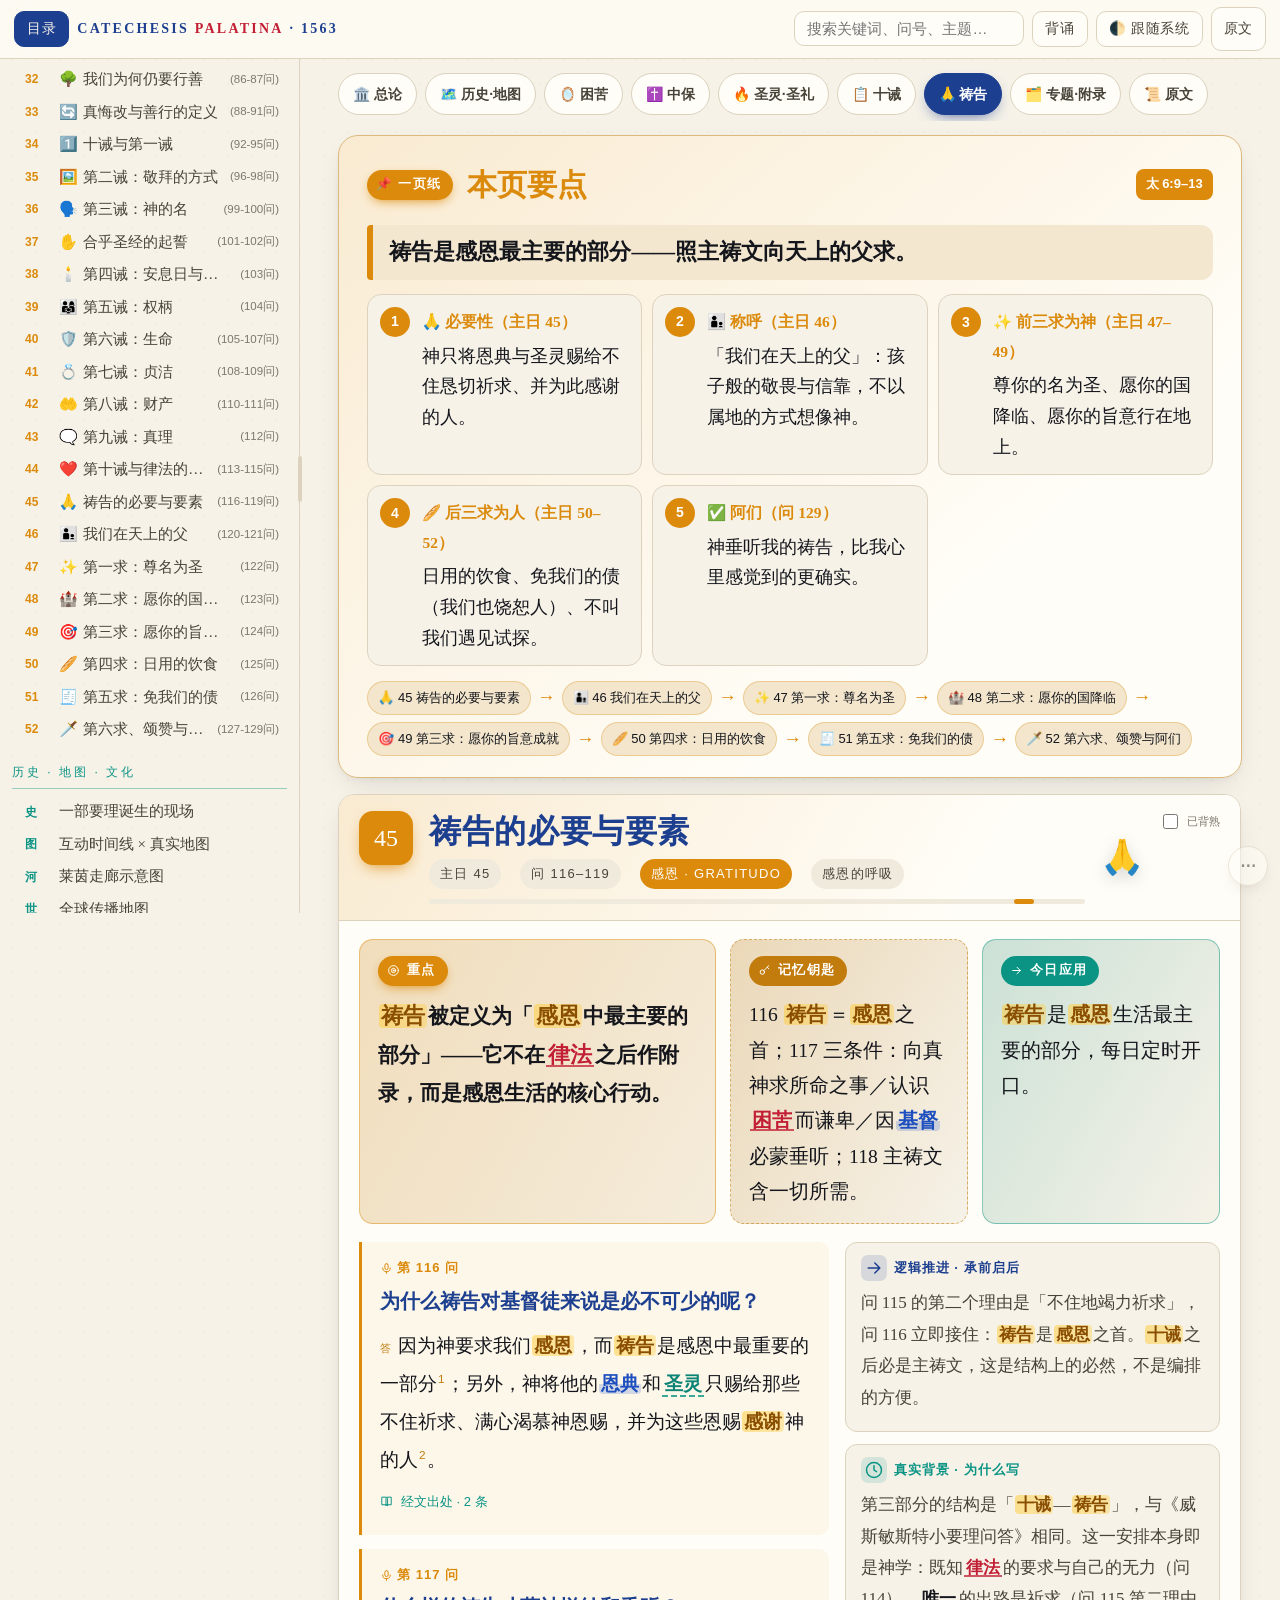
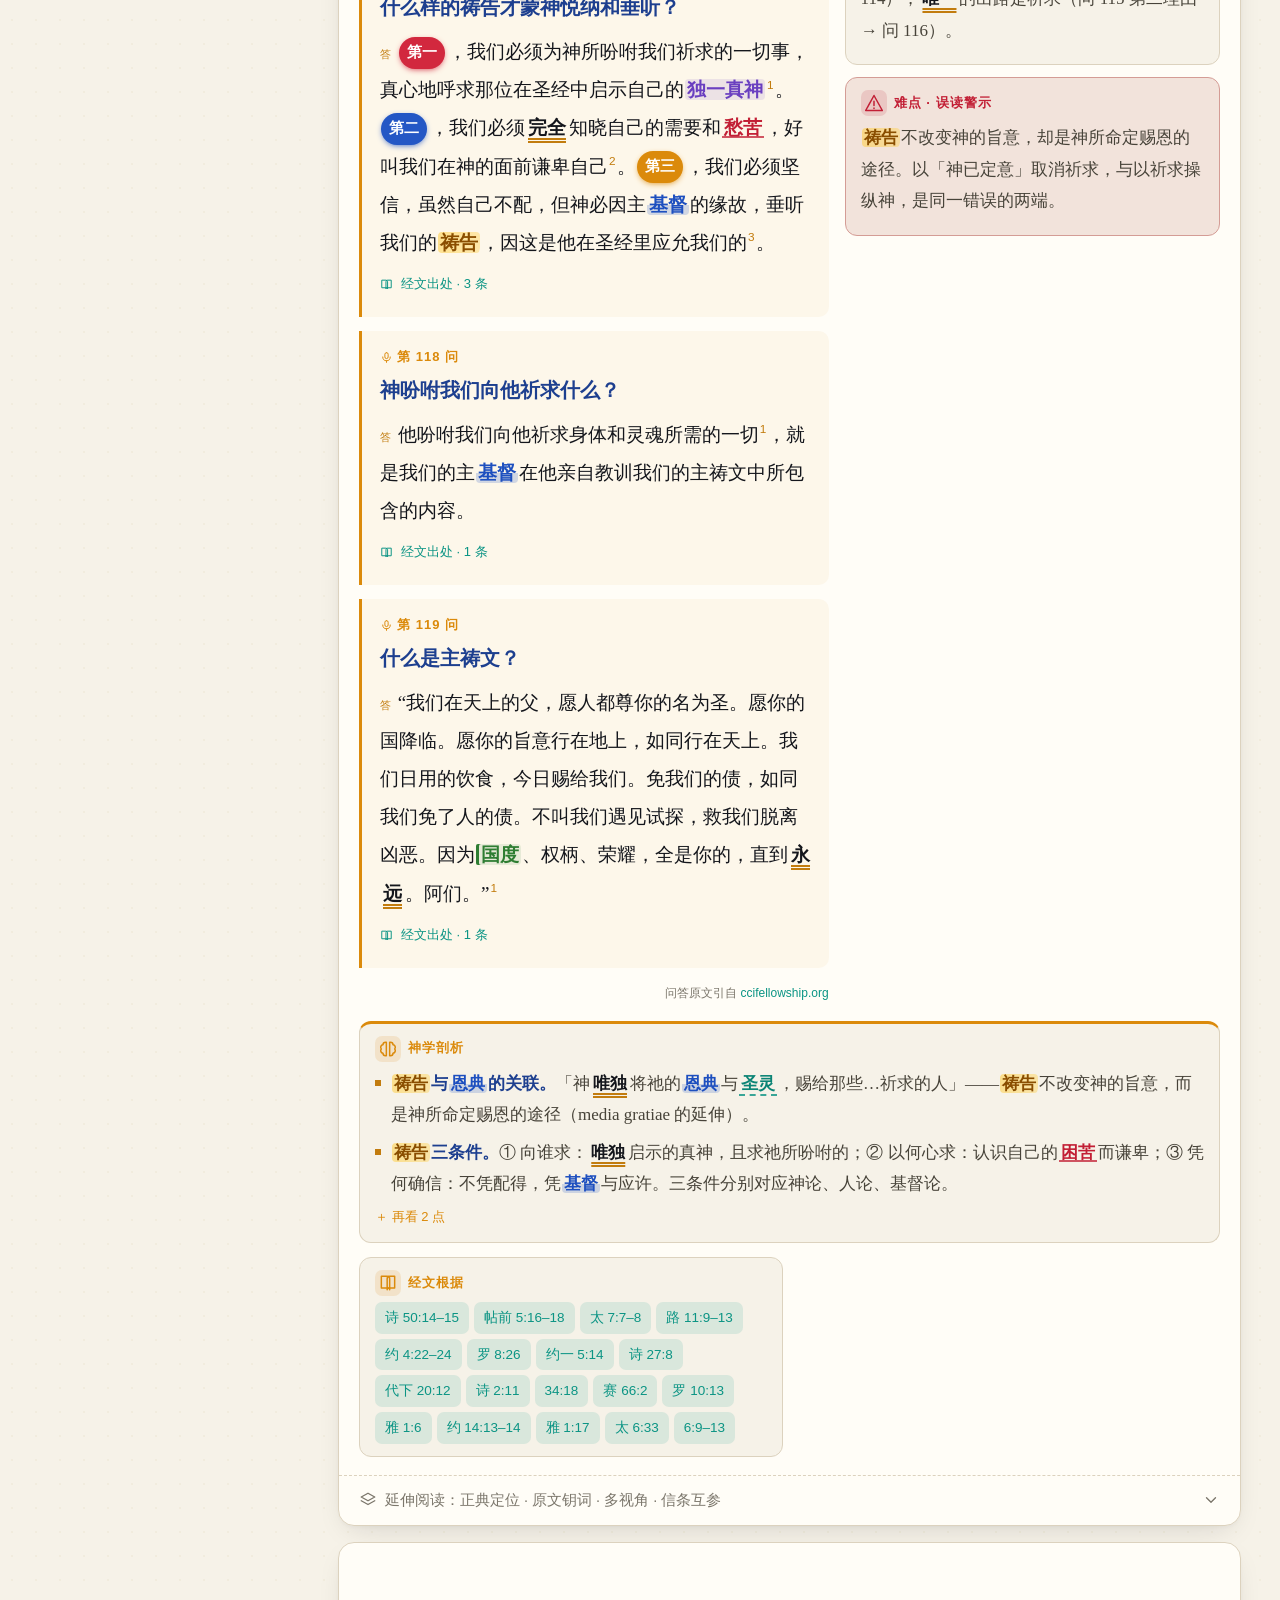
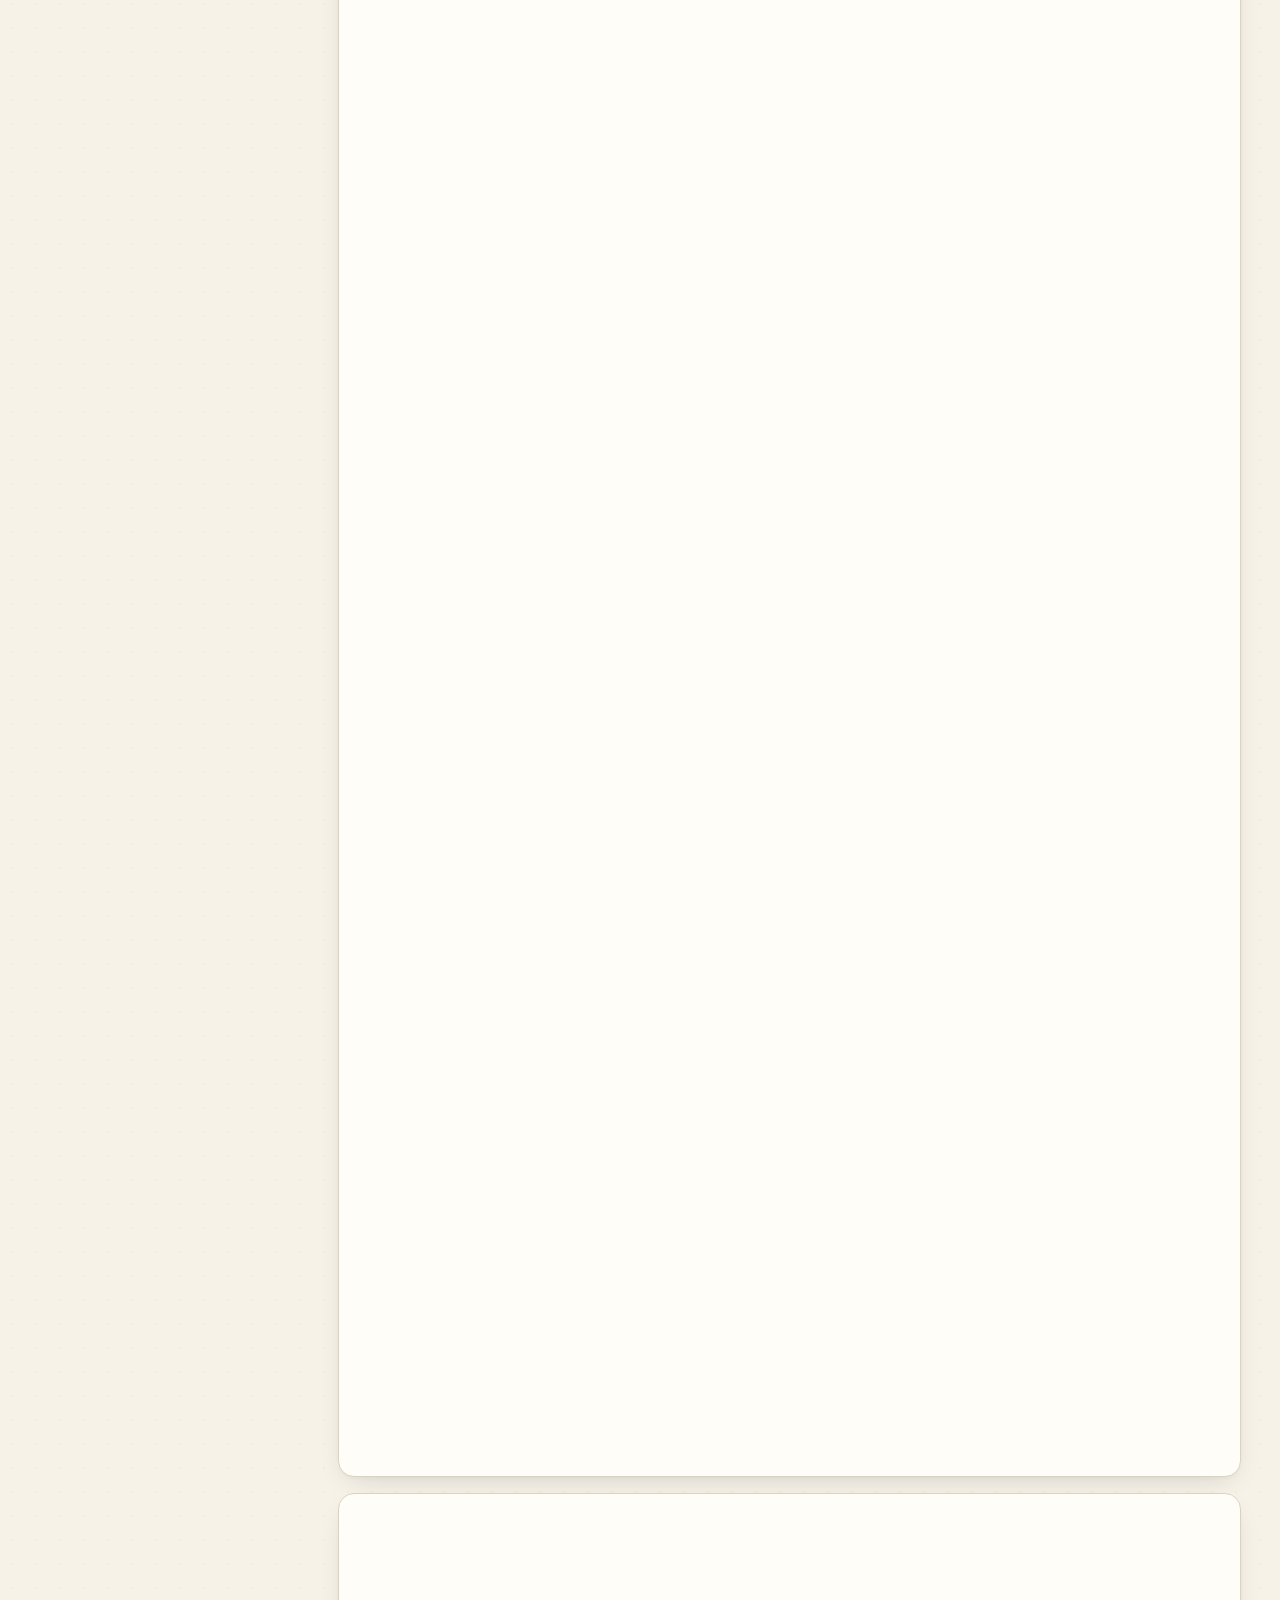
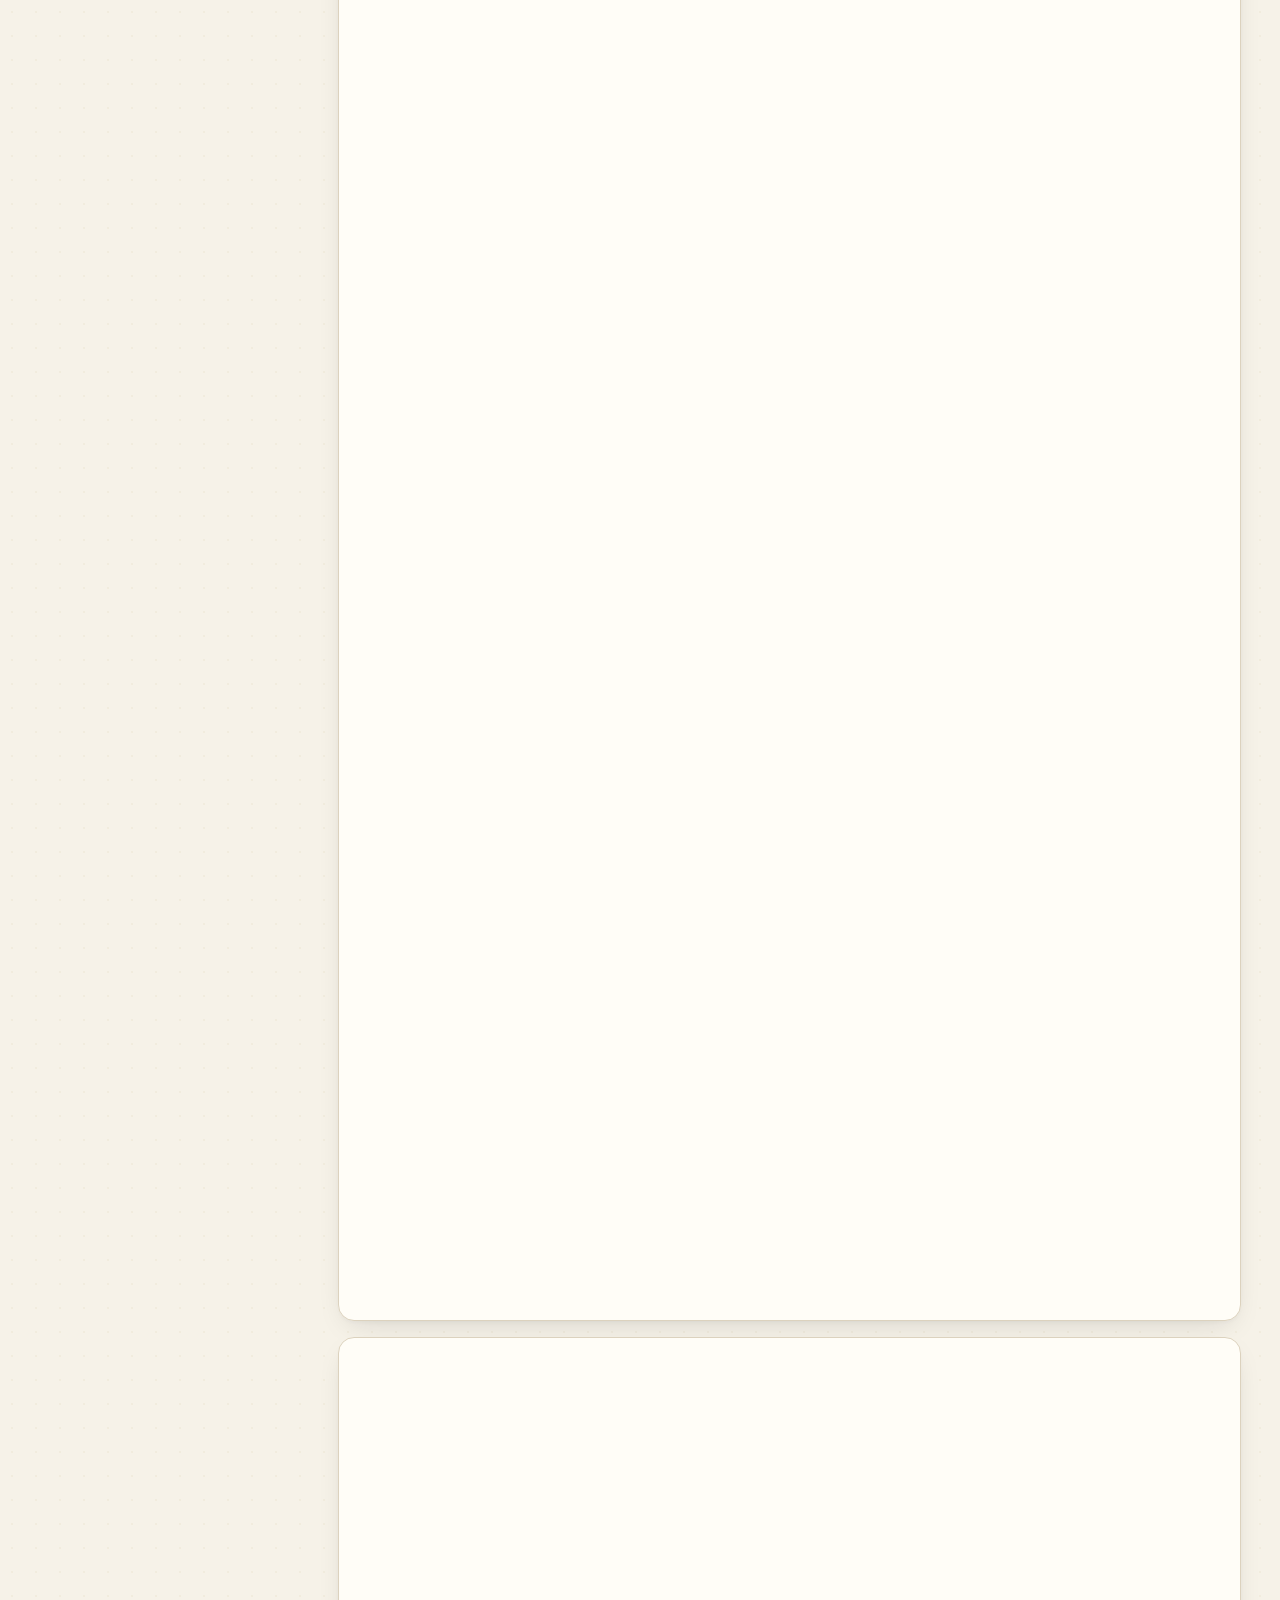
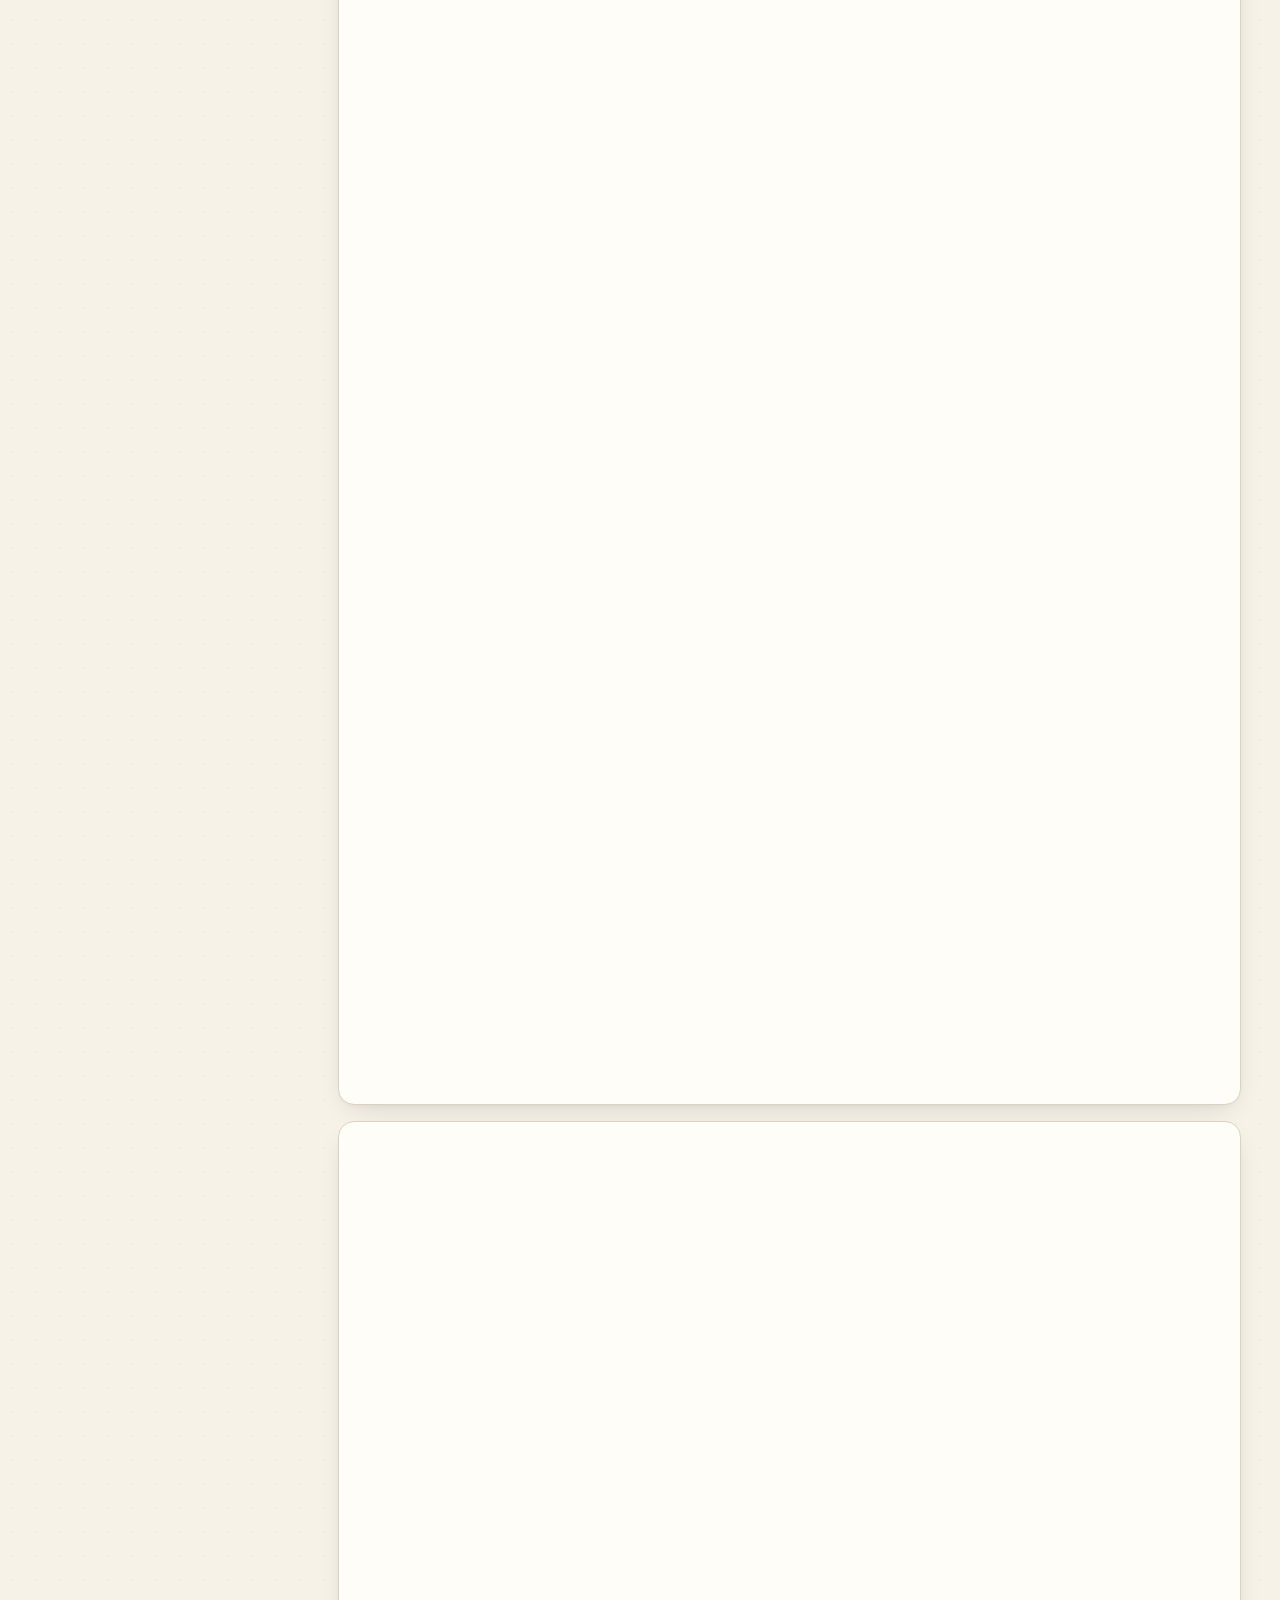
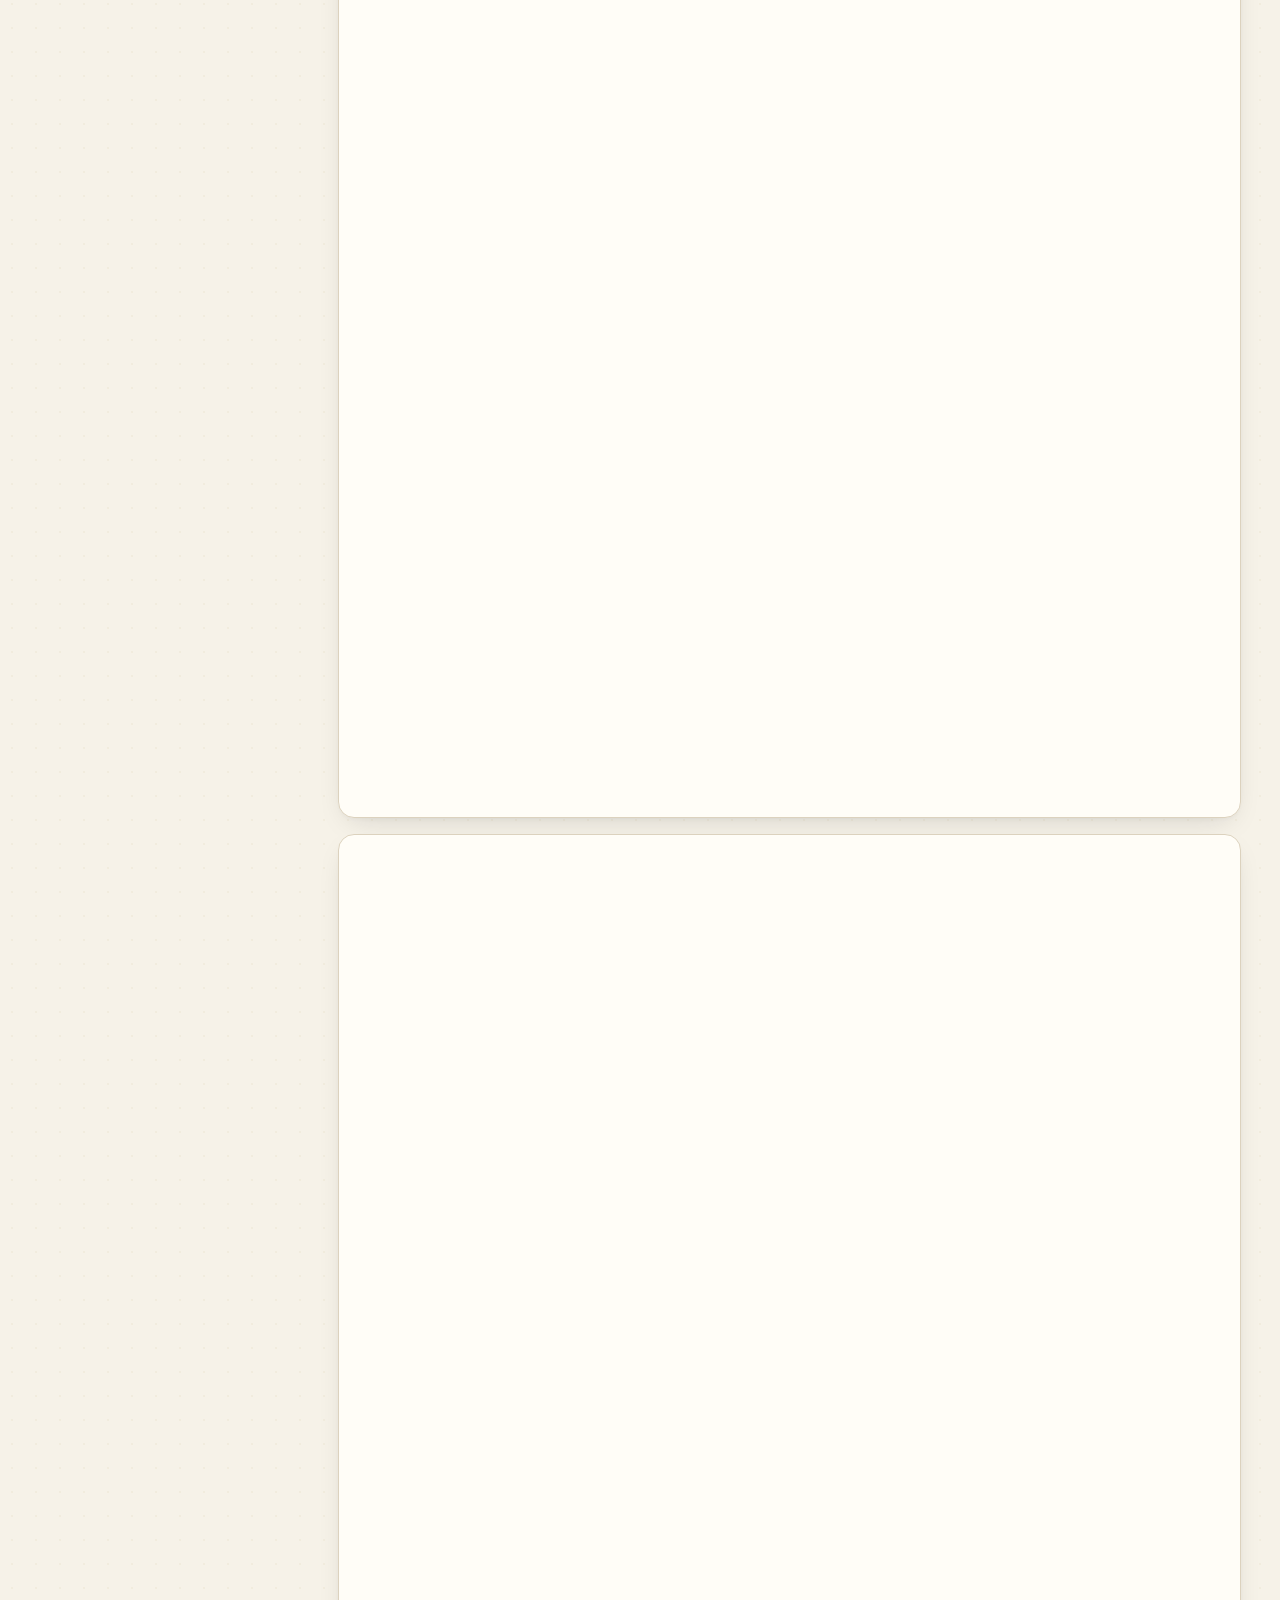
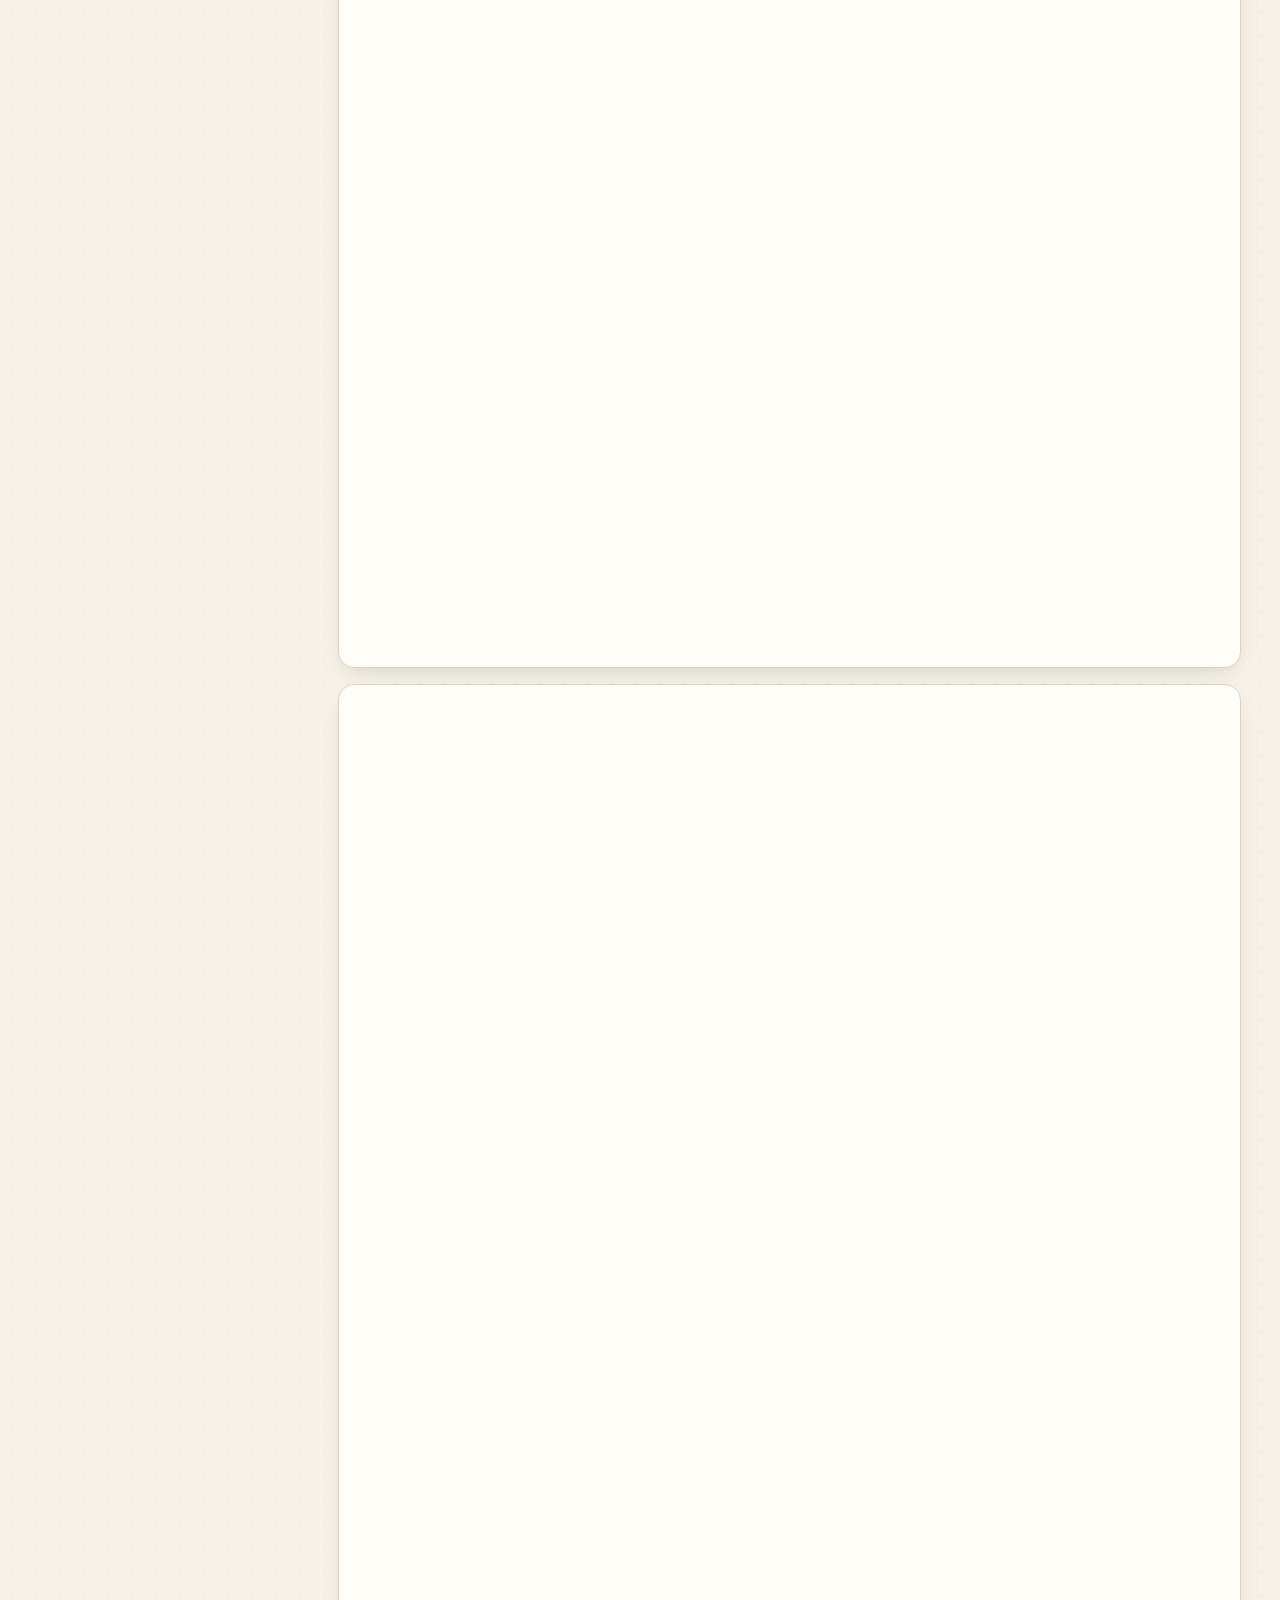
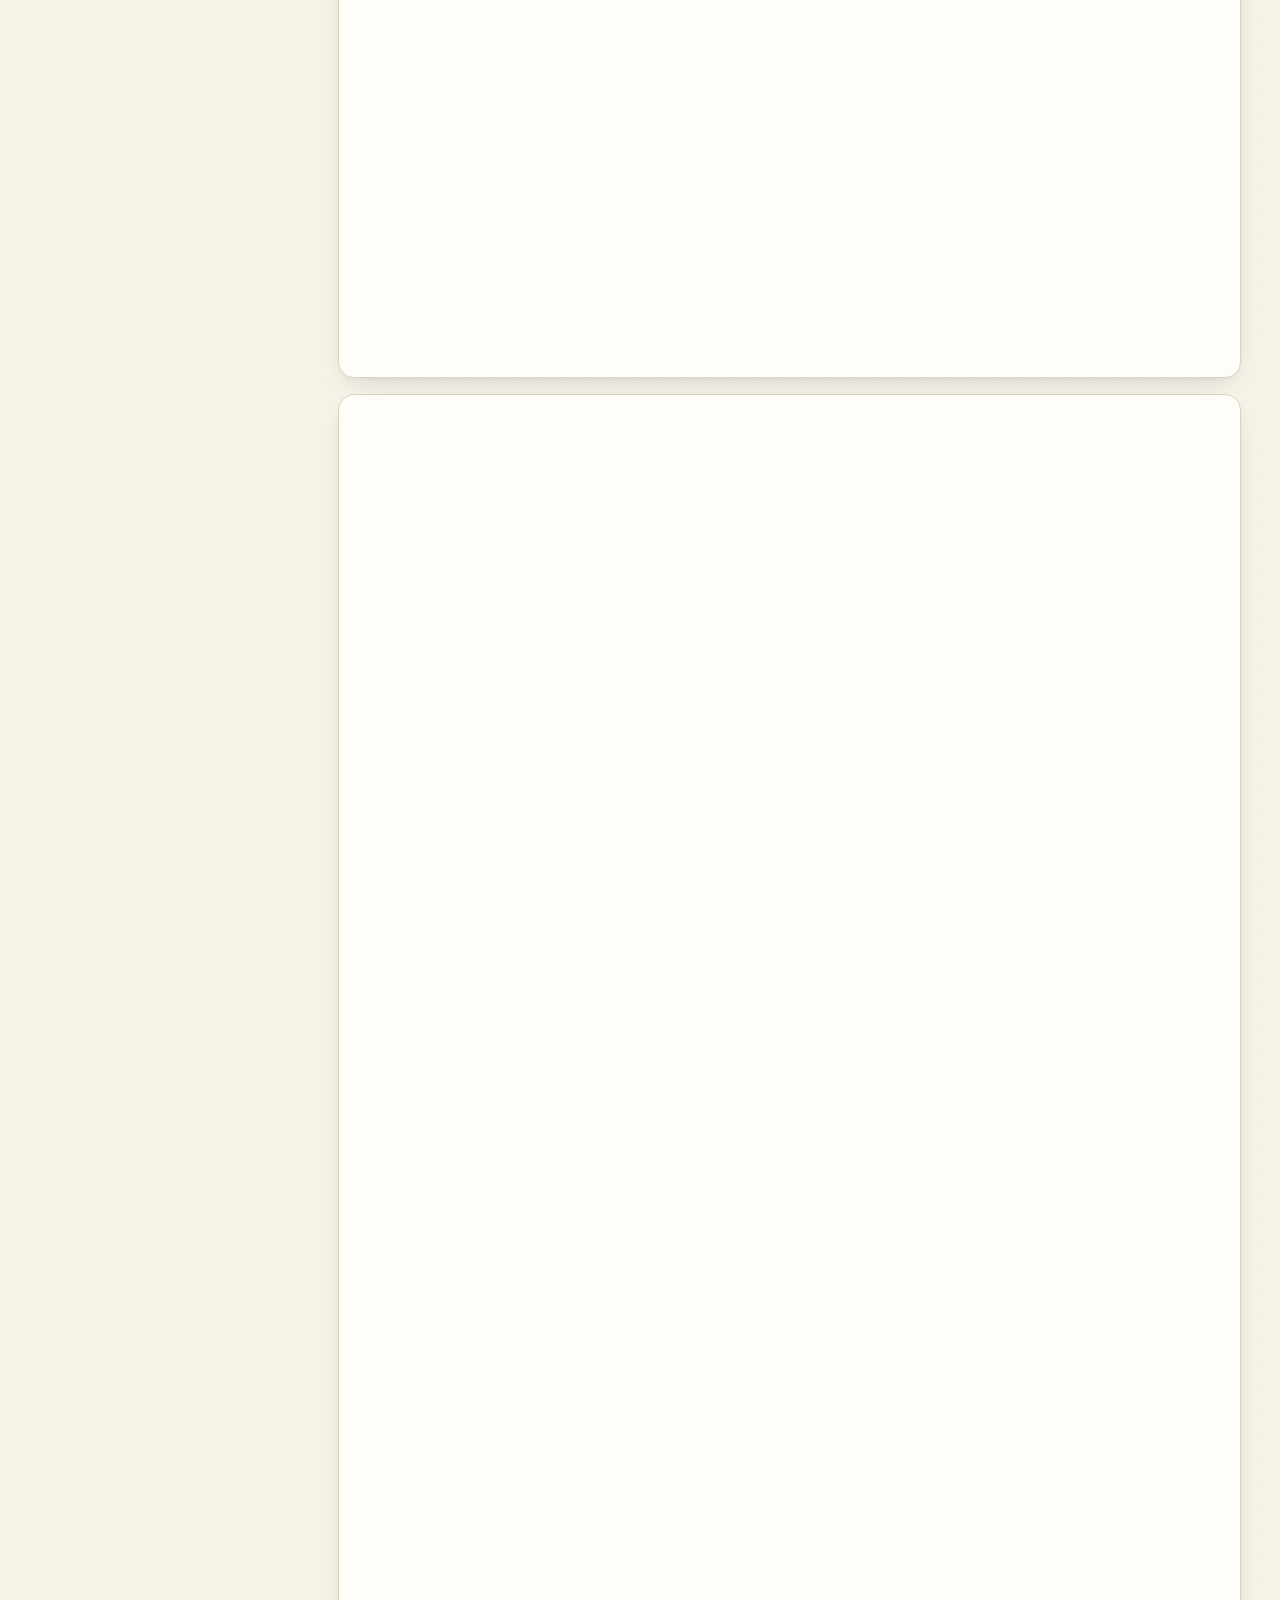
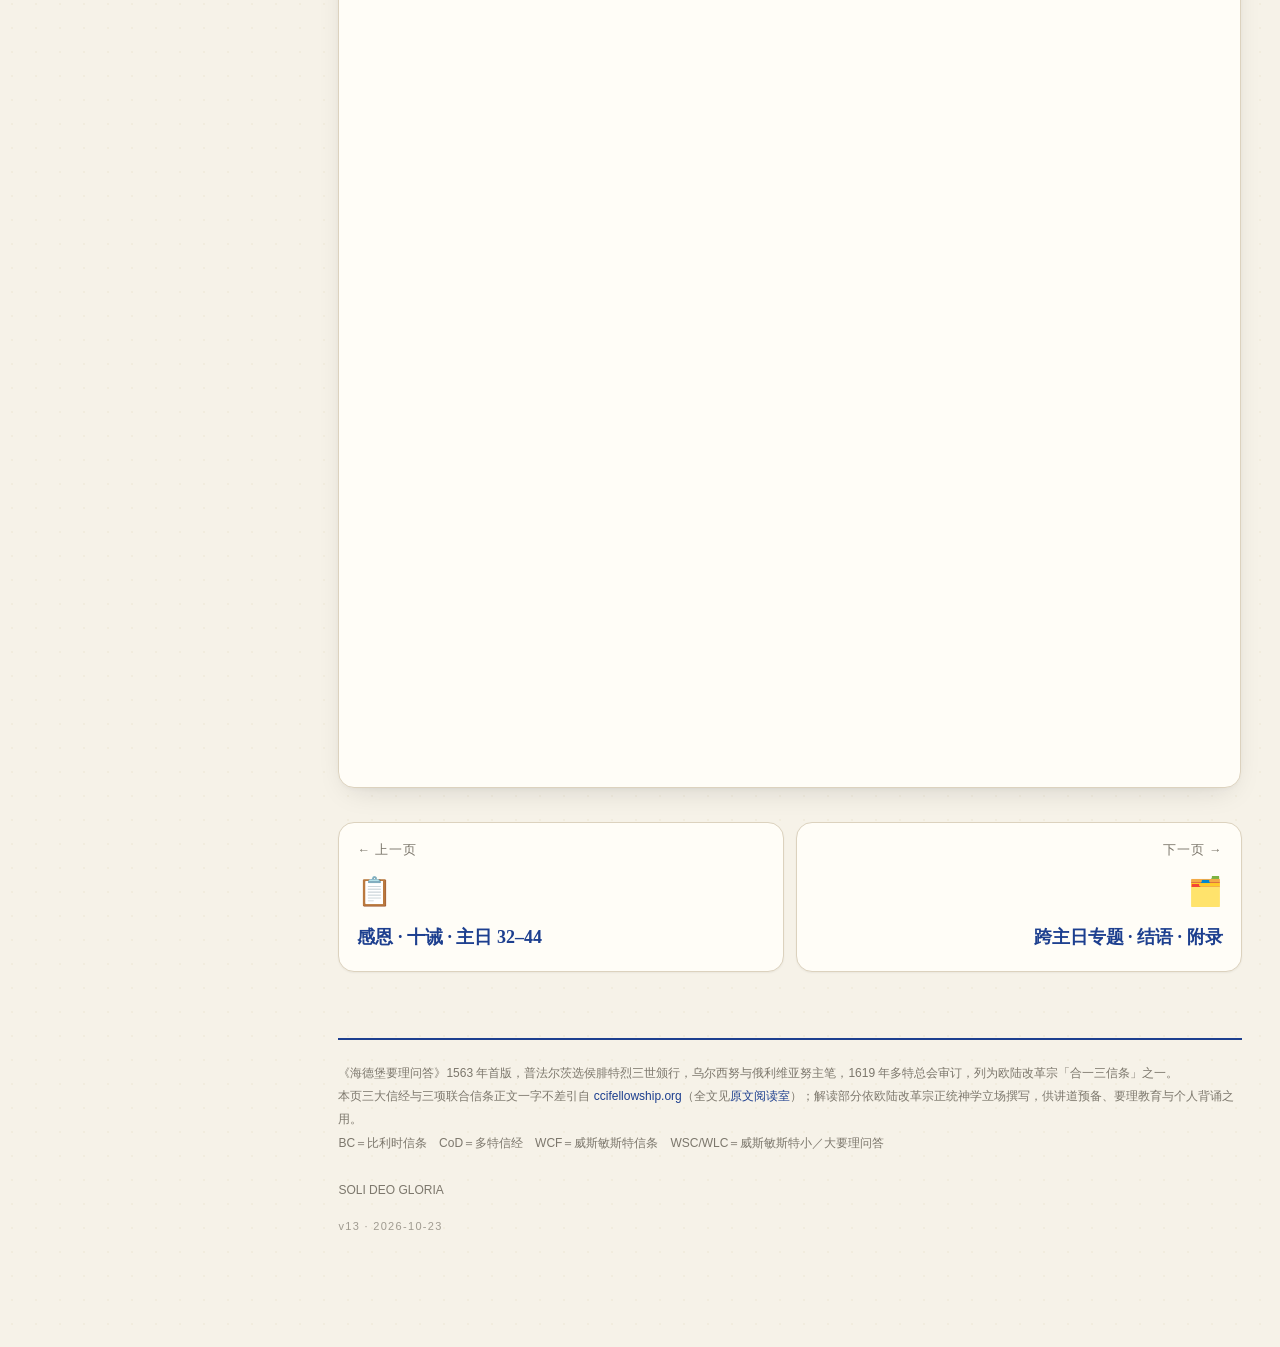
<file: p5-prayer.html>
<!DOCTYPE html><html lang="zh-Hans"><head><meta charset="utf-8"><meta name="viewport" content="width=device-width,initial-scale=1,viewport-fit=cover"><meta name="theme-color" content="#1F3864"><title>感恩 · 祷告 · 主日 45–52 · 海德堡要理问答 52 主日</title><meta name="description" content="海德堡要理问答 129 问 52 主日全景解读：时间线、救赎史故事线、圣经神学、圣约神学、三大普世信经与三项联合信条、地图、思维导图、流程图与背诵系统。"><link rel="icon" href="data:image/svg+xml,%3Csvg xmlns=%27http://www.w3.org/2000/svg%27 viewBox=%270 0 32 32%27%3E%3Crect width=%2732%27 height=%2732%27 fill=%27%231F3864%27/%3E%3Ctext x=%2716%27 y=%2723%27 font-size=%2720%27 text-anchor=%27middle%27 fill=%27%23F6F2E8%27%3EH%3C/text%3E%3C/svg%3E"><script>if("IntersectionObserver" in window)document.documentElement.classList.add("io")</script><link rel="stylesheet" href="assets/site.css"><script type="speculationrules">{"prerender": [{"where": {"href_matches": "/*"}, "eagerness": "moderate"}], "prefetch": [{"urls": ["index.html", "history.html", "p1-misery.html", "p2-christ.html", "p3-spirit.html", "p4-law.html", "topics.html", "texts.html"], "eagerness": "eager"}]}</script></head><body><svg width="0" height="0" style="position:absolute" aria-hidden="true"><symbol id="i-book" viewBox="0 0 24 24" fill="none" stroke="currentColor" stroke-width="1.8" stroke-linecap="round" stroke-linejoin="round"><path d="M4 4h7a3 3 0 0 1 3 3v13a2 2 0 0 0-2-2H4z"/><path d="M20 4h-6a3 3 0 0 0-3 3v13a2 2 0 0 1 2-2h7z"/></symbol><symbol id="i-cross" viewBox="0 0 24 24" fill="none" stroke="currentColor" stroke-width="1.8" stroke-linecap="round" stroke-linejoin="round"><path d="M12 2v20M5 8h14"/></symbol><symbol id="i-core" viewBox="0 0 24 24" fill="none" stroke="currentColor" stroke-width="1.8" stroke-linecap="round" stroke-linejoin="round"><circle cx="12" cy="12" r="9"/><circle cx="12" cy="12" r="4"/><circle cx="12" cy="12" r="1" fill="currentColor"/></symbol><symbol id="i-flow" viewBox="0 0 24 24" fill="none" stroke="currentColor" stroke-width="1.8" stroke-linecap="round" stroke-linejoin="round"><path d="M5 12h14M13 6l6 6-6 6"/></symbol><symbol id="i-scroll" viewBox="0 0 24 24" fill="none" stroke="currentColor" stroke-width="1.8" stroke-linecap="round" stroke-linejoin="round"><path d="M8 3h11v15a3 3 0 0 1-3 3H6a3 3 0 0 1-3-3V6h5"/><path d="M8 3v13"/></symbol><symbol id="i-lang" viewBox="0 0 24 24" fill="none" stroke="currentColor" stroke-width="1.8" stroke-linecap="round" stroke-linejoin="round"><path d="M4 5h9M8.5 3v2M6 5c1 4 4 7 7 8M11 5c-1 4-4 7-7 8"/><path d="M14 21l4-9 4 9M15.5 18h5"/></symbol><symbol id="i-globe" viewBox="0 0 24 24" fill="none" stroke="currentColor" stroke-width="1.8" stroke-linecap="round" stroke-linejoin="round"><circle cx="12" cy="12" r="9"/><path d="M3 12h18M12 3a14 14 0 0 1 0 18M12 3a14 14 0 0 0 0 18"/></symbol><symbol id="i-brain" viewBox="0 0 24 24" fill="none" stroke="currentColor" stroke-width="1.8" stroke-linecap="round" stroke-linejoin="round"><path d="M9 4a3 3 0 0 0-3 3 3 3 0 0 0-2 5 3 3 0 0 0 2 5 3 3 0 0 0 3 3h1V4z"/><path d="M15 4a3 3 0 0 1 3 3 3 3 0 0 1 2 5 3 3 0 0 1-2 5 3 3 0 0 1-3 3h-1V4z"/></symbol><symbol id="i-arc" viewBox="0 0 24 24" fill="none" stroke="currentColor" stroke-width="1.8" stroke-linecap="round" stroke-linejoin="round"><path d="M3 18c4-12 14-12 18 0"/><circle cx="3" cy="18" r="1.5"/><circle cx="21" cy="18" r="1.5"/></symbol><symbol id="i-eye" viewBox="0 0 24 24" fill="none" stroke="currentColor" stroke-width="1.8" stroke-linecap="round" stroke-linejoin="round"><path d="M2 12s4-7 10-7 10 7 10 7-4 7-10 7S2 12 2 12z"/><circle cx="12" cy="12" r="3"/></symbol><symbol id="i-link" viewBox="0 0 24 24" fill="none" stroke="currentColor" stroke-width="1.8" stroke-linecap="round" stroke-linejoin="round"><path d="M10 14a4 4 0 0 0 6 0l3-3a4 4 0 0 0-6-6l-1 1"/><path d="M14 10a4 4 0 0 0-6 0l-3 3a4 4 0 0 0 6 6l1-1"/></symbol><symbol id="i-alert" viewBox="0 0 24 24" fill="none" stroke="currentColor" stroke-width="1.8" stroke-linecap="round" stroke-linejoin="round"><path d="M12 3l10 18H2z"/><path d="M12 10v5M12 18v.5"/></symbol><symbol id="i-key" viewBox="0 0 24 24" fill="none" stroke="currentColor" stroke-width="1.8" stroke-linecap="round" stroke-linejoin="round"><circle cx="8" cy="15" r="4"/><path d="M11 12l9-9M17 6l3 3"/></symbol><symbol id="i-map" viewBox="0 0 24 24" fill="none" stroke="currentColor" stroke-width="1.8" stroke-linecap="round" stroke-linejoin="round"><path d="M12 21s-7-6-7-12a7 7 0 0 1 14 0c0 6-7 12-7 12z"/><circle cx="12" cy="9" r="2.5"/></symbol><symbol id="i-clock" viewBox="0 0 24 24" fill="none" stroke="currentColor" stroke-width="1.8" stroke-linecap="round" stroke-linejoin="round"><circle cx="12" cy="12" r="9"/><path d="M12 7v5l3 2"/></symbol><symbol id="i-mic" viewBox="0 0 24 24" fill="none" stroke="currentColor" stroke-width="1.8" stroke-linecap="round" stroke-linejoin="round"><rect x="9" y="3" width="6" height="11" rx="3"/><path d="M5 11a7 7 0 0 0 14 0M12 18v3"/></symbol><symbol id="i-layers" viewBox="0 0 24 24" fill="none" stroke="currentColor" stroke-width="1.8" stroke-linecap="round" stroke-linejoin="round"><path d="M12 3l9 5-9 5-9-5z"/><path d="M3 13l9 5 9-5"/></symbol><symbol id="i-chev" viewBox="0 0 24 24" fill="none" stroke="currentColor" stroke-width="1.8" stroke-linecap="round" stroke-linejoin="round"><path d="M6 9l6 6 6-6"/></symbol></svg><div id="prog"></div><div class="topbar"><div class="tb"><button class="btn on" id="tocBtn" title="显示／隐藏目录">目录</button><div class="brand">CATECHESIS <b>PALATINA</b> · 1563</div><div class="sp"></div><div class="tbs"><input id="q" type="search" placeholder="搜索关键词、问号、主题…" aria-label="搜索"></div><button class="btn" id="drillBtn" title="遮盖答案，点按逐问自测">背诵</button><button class="btn" id="themeBtn" title="明／暗／跟随系统">主题</button><a class="btn" href="texts.html" title="信经与信条全文（ccifellowship.org 原文）">原文</a></div></div><div class="scrim"></div><div class="shell"><nav class="side"><div class="toc"><a class="toc-src" href="texts.html"><span class="no">原</span>原文阅读室（信经／信条全文）↗</a><div class="toc-h">总论 · PROLEGOMENA</div><a href="index.html#intro-why"><span class="emo">🏰</span><span class="no">I</span>为什么会有这本要理问答</a><a href="index.html#intro-frame"><span class="emo">🧭</span><span class="no">II</span>跳出框架看骨架</a><a href="index.html#intro-canon"><span class="emo">📜</span><span class="no">III</span>正典弧线与救赎史故事线</a><a href="index.html#bt-canon"><span class="emo">📖</span><span class="no">III·A</span>圣经神学：跟随故事</a><a href="index.html#bt-cov"><span class="emo">🤝</span><span class="no">III·B</span>圣约神学：全书的语法</a><a href="index.html#intro-compare"><span class="emo">🏛️</span><span class="no">IV</span>三大普世信经与三项联合信条</a><a href="index.html#creed-reader"><span class="emo">🎙️</span><span class="no">IV·A</span>信经背诵室（干净阅读版）</a><a href="index.html#forms-cmp"><span class="emo">⚖️</span><span class="no">IV·B</span>三项联合信条深度对比</a><a href="index.html#intro-method"><span class="emo">🔍</span><span class="no">V</span>释经进路：四层读法</a><a href="index.html#intro-map"><span class="emo">🗺️</span><span class="no">VI</span>改革宗欧洲：影响流向地图</a><a href="index.html#intro-text"><span class="emo">🖋️</span><span class="no">VII</span>文本、版本与要理讲道传统</a><a href="index.html#compass"><span class="emo">🧠</span><span class="no">VIII</span>思维导图与 52 主日罗盘</a><a href="index.html#flash"><span class="emo">🃏</span><span class="no">VIII·A</span>52 主日闪卡速记</a><div class="toc-h">总纲 · PROOEMIUM</div><a href="p1-misery.html#ld1" data-n="1"><span class="no">1</span><span class="emo">🕊️</span>唯一的安慰<span class="qr">(1-2问)</span></a><div class="toc-h">困苦 · MISERIA</div><a href="p1-misery.html#ld2" data-n="2"><span class="no">2</span><span class="emo">🪞</span>认识困苦的途径<span class="qr">(3-5问)</span></a><a href="p1-misery.html#ld3" data-n="3"><span class="no">3</span><span class="emo">🍎</span>创造、堕落与败坏<span class="qr">(6-8问)</span></a><a href="p1-misery.html#ld4" data-n="4"><span class="no">4</span><span class="emo">⚖️</span>神的公义与怜悯<span class="qr">(9-11问)</span></a><div class="toc-h">拯救 · LIBERATIO</div><a href="p2-christ.html#ld5" data-n="5"><span class="no">5</span><span class="emo">🌉</span>中保的必要与资格<span class="qr">(12-15问)</span></a><a href="p2-christ.html#ld6" data-n="6"><span class="no">6</span><span class="emo">👑</span>这中保是谁<span class="qr">(16-19问)</span></a><a href="p2-christ.html#ld7" data-n="7"><span class="no">7</span><span class="emo">🔑</span>真信心与使徒信经<span class="qr">(20-23问)</span></a><a href="p2-christ.html#ld8" data-n="8"><span class="no">8</span><span class="emo">🔺</span>三位一体<span class="qr">(24-25问)</span></a><a href="p2-christ.html#ld9" data-n="9"><span class="no">9</span><span class="emo">🌍</span>圣父与创造<span class="qr">(26问)</span></a><a href="p2-christ.html#ld10" data-n="10"><span class="no">10</span><span class="emo">🌧️</span>神的护理<span class="qr">(27-28问)</span></a><a href="p2-christ.html#ld11" data-n="11"><span class="no">11</span><span class="emo">✝️</span>耶稣这名<span class="qr">(29-30问)</span></a><a href="p2-christ.html#ld12" data-n="12"><span class="no">12</span><span class="emo">🫒</span>基督三职与信徒的受膏<span class="qr">(31-32问)</span></a><a href="p2-christ.html#ld13" data-n="13"><span class="no">13</span><span class="emo">👶</span>独生子与我们的主<span class="qr">(33-34问)</span></a><a href="p2-christ.html#ld14" data-n="14"><span class="no">14</span><span class="emo">🌟</span>道成肉身<span class="qr">(35-36问)</span></a><a href="p2-christ.html#ld15" data-n="15"><span class="no">15</span><span class="emo">🩸</span>受苦、彼拉多与十字架<span class="qr">(37-39问)</span></a><a href="p2-christ.html#ld16" data-n="16"><span class="no">16</span><span class="emo">⚰️</span>死、埋葬与降在阴间<span class="qr">(40-44问)</span></a><a href="p2-christ.html#ld17" data-n="17"><span class="no">17</span><span class="emo">🌅</span>复活<span class="qr">(45问)</span></a><a href="p2-christ.html#ld18" data-n="18"><span class="no">18</span><span class="emo">☁️</span>升天与「加尔文之外」<span class="qr">(46-49问)</span></a><a href="p2-christ.html#ld19" data-n="19"><span class="no">19</span><span class="emo">⚖️</span>坐在右边与再来审判<span class="qr">(50-52问)</span></a><a href="p3-spirit.html#ld20" data-n="20"><span class="no">20</span><span class="emo">🔥</span>圣灵<span class="qr">(53问)</span></a><a href="p3-spirit.html#ld21" data-n="21"><span class="no">21</span><span class="emo">⛪</span>教会、相通与赦罪<span class="qr">(54-56问)</span></a><a href="p3-spirit.html#ld22" data-n="22"><span class="no">22</span><span class="emo">🌱</span>身体复活与永生<span class="qr">(57-58问)</span></a><a href="p3-spirit.html#ld23" data-n="23"><span class="no">23</span><span class="emo">🧥</span>因信称义<span class="qr">(59-61问)</span></a><a href="p3-spirit.html#ld24" data-n="24"><span class="no">24</span><span class="emo">🍇</span>善行与功德<span class="qr">(62-64问)</span></a><a href="p3-spirit.html#ld25" data-n="25"><span class="no">25</span><span class="emo">📖</span>圣道、圣礼与信心的来源<span class="qr">(65-68问)</span></a><a href="p3-spirit.html#ld26" data-n="26"><span class="no">26</span><span class="emo">💧</span>洗礼<span class="qr">(69-71问)</span></a><a href="p3-spirit.html#ld27" data-n="27"><span class="no">27</span><span class="emo">👪</span>婴儿洗<span class="qr">(72-74问)</span></a><a href="p3-spirit.html#ld28" data-n="28"><span class="no">28</span><span class="emo">🍞</span>圣餐<span class="qr">(75-77问)</span></a><a href="p3-spirit.html#ld29" data-n="29"><span class="no">29</span><span class="emo">🍷</span>反变质说<span class="qr">(78-79问)</span></a><a href="p3-spirit.html#ld30" data-n="30"><span class="no">30</span><span class="emo">🚫</span>弥撒、圣餐的界限<span class="qr">(80-82问)</span></a><a href="p3-spirit.html#ld31" data-n="31"><span class="no">31</span><span class="emo">🗝️</span>天国的钥匙<span class="qr">(83-85问)</span></a><div class="toc-h">感恩 · GRATITUDO</div><a href="p4-law.html#ld32" data-n="32"><span class="no">32</span><span class="emo">🌳</span>我们为何仍要行善<span class="qr">(86-87问)</span></a><a href="p4-law.html#ld33" data-n="33"><span class="no">33</span><span class="emo">🔄</span>真悔改与善行的定义<span class="qr">(88-91问)</span></a><a href="p4-law.html#ld34" data-n="34"><span class="no">34</span><span class="emo">1️⃣</span>十诫与第一诫<span class="qr">(92-95问)</span></a><a href="p4-law.html#ld35" data-n="35"><span class="no">35</span><span class="emo">🖼️</span>第二诫：敬拜的方式<span class="qr">(96-98问)</span></a><a href="p4-law.html#ld36" data-n="36"><span class="no">36</span><span class="emo">🗣️</span>第三诫：神的名<span class="qr">(99-100问)</span></a><a href="p4-law.html#ld37" data-n="37"><span class="no">37</span><span class="emo">✋</span>合乎圣经的起誓<span class="qr">(101-102问)</span></a><a href="p4-law.html#ld38" data-n="38"><span class="no">38</span><span class="emo">🕯️</span>第四诫：安息日与主日<span class="qr">(103问)</span></a><a href="p4-law.html#ld39" data-n="39"><span class="no">39</span><span class="emo">👨‍👩‍👧</span>第五诫：权柄<span class="qr">(104问)</span></a><a href="p4-law.html#ld40" data-n="40"><span class="no">40</span><span class="emo">🛡️</span>第六诫：生命<span class="qr">(105-107问)</span></a><a href="p4-law.html#ld41" data-n="41"><span class="no">41</span><span class="emo">💍</span>第七诫：贞洁<span class="qr">(108-109问)</span></a><a href="p4-law.html#ld42" data-n="42"><span class="no">42</span><span class="emo">🤲</span>第八诫：财产<span class="qr">(110-111问)</span></a><a href="p4-law.html#ld43" data-n="43"><span class="no">43</span><span class="emo">🗨️</span>第九诫：真理<span class="qr">(112问)</span></a><a href="p4-law.html#ld44" data-n="44"><span class="no">44</span><span class="emo">❤️</span>第十诫与律法的严格<span class="qr">(113-115问)</span></a><a href="#ld45" data-n="45"><span class="no">45</span><span class="emo">🙏</span>祷告的必要与要素<span class="qr">(116-119问)</span></a><a href="#ld46" data-n="46"><span class="no">46</span><span class="emo">👨‍👦</span>我们在天上的父<span class="qr">(120-121问)</span></a><a href="#ld47" data-n="47"><span class="no">47</span><span class="emo">✨</span>第一求：尊名为圣<span class="qr">(122问)</span></a><a href="#ld48" data-n="48"><span class="no">48</span><span class="emo">🏰</span>第二求：愿你的国降临<span class="qr">(123问)</span></a><a href="#ld49" data-n="49"><span class="no">49</span><span class="emo">🎯</span>第三求：愿你的旨意成就<span class="qr">(124问)</span></a><a href="#ld50" data-n="50"><span class="no">50</span><span class="emo">🥖</span>第四求：日用的饮食<span class="qr">(125问)</span></a><a href="#ld51" data-n="51"><span class="no">51</span><span class="emo">🧾</span>第五求：免我们的债<span class="qr">(126问)</span></a><a href="#ld52" data-n="52"><span class="no">52</span><span class="emo">🗡️</span>第六求、颂赞与阿们<span class="qr">(127-129问)</span></a><div class="toc-h">历史 · 地图 · 文化</div><a href="history.html#hist-intro"><span class="no">史</span>一部要理诞生的现场</a><a href="history.html#hist-map"><span class="no">图</span>互动时间线 × 真实地图</a><a href="history.html#hist-rhine"><span class="no">河</span>莱茵走廊示意图</a><a href="history.html#hist-world"><span class="no">世</span>全球传播地图</a><a href="history.html#hist-culture"><span class="no">文</span>文化区域对照</a><div class="toc-h">跨主日专题 · TOPICA</div><a href="topics.html#tp-assurance"><span class="no">一</span>确据</a><a href="topics.html#tp-chalcedon"><span class="no">二</span>基督论的四条边界</a><a href="topics.html#tp-supper"><span class="no">三</span>圣餐论战一百年</a><a href="topics.html#tp-lawgospel"><span class="no">四</span>律法与福音</a><a href="topics.html#tp-election"><span class="no">五</span>预定论</a><a href="topics.html#tp-worship"><span class="no">六</span>敬拜的规范原则</a><a href="topics.html#tp-german"><span class="no">七</span>德文钥词六则</a><div class="toc-h">结语 · CONCLUSIO</div><a href="topics.html#closure"><span class="emo">♾️</span><span class="no">·</span>三重闭环</a><div class="toc-h">附录 · APPENDIX</div><a href="topics.html#ap-munus"><span class="emo">👑</span><span class="no">A</span>基督三职</a><a href="topics.html#ap-ordo"><span class="emo">⛓️</span><span class="no">B</span>救恩次序与动态链</a><a href="topics.html#ap-sac"><span class="emo">🍞</span><span class="no">C</span>圣餐四立场</a><a href="topics.html#ap-dec"><span class="emo">📋</span><span class="no">D</span>十诫总表</a><a href="topics.html#ap-lp"><span class="emo">🙏</span><span class="no">E</span>主祷文六求</a><a href="topics.html#ap-keys"><span class="emo">🗝️</span><span class="no">F</span>教会纪律流程</a><a href="topics.html#ap-opp"><span class="emo">🛡️</span><span class="no">G</span>对手立场总表</a><a href="topics.html#ap-lex"><span class="emo">🔤</span><span class="no">H</span>原文钥词汇编</a><a href="topics.html#ap-index"><span class="emo">🗂️</span><span class="no">I</span>52 主日速查索引</a><a href="topics.html#ap-pair"><span class="emo">🔗</span><span class="no">J</span>成对记忆与人生处境</a><a href="topics.html#ap-memo"><span class="emo">💡</span><span class="no">K</span>背诵方案 · 口诀 · 数字锚点</a><a href="topics.html#ap-quiz"><span class="emo">✅</span><span class="no">L</span>32 题交互自测</a></div></nav><main class="main"><nav class="pstrip" aria-label="分页"><a href="index.html">🏛️ 总论</a><a href="history.html">🗺️ 历史·地图</a><a href="p1-misery.html">🪞 困苦</a><a href="p2-christ.html">✝️ 中保</a><a href="p3-spirit.html">🔥 圣灵·圣礼</a><a href="p4-law.html">📋 十诫</a><a href="p5-prayer.html" class="cur" aria-current="page">🙏 祷告</a><a href="topics.html">🗂️ 专题·附录</a><a href="texts.html">📜 原文</a></nav><div id="sNote" class="lead hidden"></div><section class="onepage gratitude" id="onepage"><div class="op-h"><span class="badge b-key">📌 一页纸</span><h2>本页要点</h2><span class="op-verse">太 6:9–13</span></div><div class="op-thesis">祷告是感恩最主要的部分——照主祷文向天上的父求。</div><div class="op-pts"><div class="op-pt" style="--i:0"><b><em>🙏</em>必要性（主日 45）</b><p>神只将恩典与圣灵赐给不住恳切祈求、并为此感谢的人。</p></div><div class="op-pt" style="--i:1"><b><em>👨‍👦</em>称呼（主日 46）</b><p>「我们在天上的父」：孩子般的敬畏与信靠，不以属地的方式想像神。</p></div><div class="op-pt" style="--i:2"><b><em>✨</em>前三求为神（主日 47–49）</b><p>尊你的名为圣、愿你的国降临、愿你的旨意行在地上。</p></div><div class="op-pt" style="--i:3"><b><em>🥖</em>后三求为人（主日 50–52）</b><p>日用的饮食、免我们的债（我们也饶恕人）、不叫我们遇见试探。</p></div><div class="op-pt" style="--i:4"><b><em>✅</em>阿们（问 129）</b><p>神垂听我的祷告，比我心里感觉到的更确实。</p></div></div><div class="op-chain"><a href="#ld45">🙏 45 祷告的必要与要素</a><i>→</i><a href="#ld46">👨‍👦 46 我们在天上的父</a><i>→</i><a href="#ld47">✨ 47 第一求：尊名为圣</a><i>→</i><a href="#ld48">🏰 48 第二求：愿你的国降临</a><i>→</i><a href="#ld49">🎯 49 第三求：愿你的旨意成就</a><i>→</i><a href="#ld50">🥖 50 第四求：日用的饮食</a><i>→</i><a href="#ld51">🧾 51 第五求：免我们的债</a><i>→</i><a href="#ld52">🗡️ 52 第六求、颂赞与阿们</a></div></section><section class="ld v2 v3 gratitude rv" id="ld45" data-n="45">
<div class="ld-h"><div class="ld-no">45</div><div class="ld-ht"><h3>祷告的必要与要素</h3>
<div class="ld-meta"><span>主日 45</span><span>问 116–119</span><span class="pp">感恩 · GRATITUDO</span><span>感恩的呼吸</span></div>
<div class="qpos" title="在 129 问中的位置"><i style="left:89.15%;width:3.10%"></i></div></div>
<div class="ld-emo" aria-hidden="true">🙏</div><label class="chk"><input type="checkbox" data-n="45">已背熟</label></div>
<div class="keyline"><div class="kb kb-core"><span class="badge b-key"><svg class="ic s" aria-hidden="true"><use href="#i-core"/></svg>重点</span><p><mark class="mk mk-gra">祷告</mark>被定义为「<mark class="mk mk-gra">感恩</mark>中最主要的部分」——它不在<mark class="mk mk-sin">律法</mark>之后作附录，而是感恩生活的核心行动。</p></div>
<div class="kb kb-memo"><span class="badge b-memo"><svg class="ic s" aria-hidden="true"><use href="#i-key"/></svg>记忆钥匙</span><p>116 <mark class="mk mk-gra">祷告</mark>＝<mark class="mk mk-gra">感恩</mark>之首；117 三条件：向真神求所命之事／认识<mark class="mk mk-sin">困苦</mark>而谦卑／因<mark class="mk mk-chr">基督</mark>必蒙垂听；118 主祷文含一切所需。</p></div>
<div class="kb kb-app"><span class="badge b-app"><svg class="ic s" aria-hidden="true"><use href="#i-flow"/></svg>今日应用</span><p><mark class="mk mk-gra">祷告</mark>是<mark class="mk mk-gra">感恩</mark>生活最主要的部分，每日定时开口。</p></div></div>
<div class="ld-g">
 <div class="ld-main"><div class="qa"><div class="qn"><svg class="ic s" aria-hidden="true"><use href="#i-mic"/></svg>第 116 问</div><div class="q">为什么祷告对基督徒来说是必不可少的呢？</div><p class="a">因为神要求我们<mark class="mk mk-gra">感恩</mark>，而<mark class="mk mk-gra">祷告</mark>是感恩中最重要的一部分<sup>1</sup>；另外，神将他的<mark class="mk mk-chr">恩典</mark>和<mark class="mk mk-spi">圣灵</mark>只赐给那些不住祈求、满心渴慕神恩赐，并为这些恩赐<mark class="mk mk-gra">感谢</mark>神的人<sup>2</sup>。</p><details class="refs"><summary><svg class="ic s" aria-hidden="true"><use href="#i-book"/></svg>经文出处 · 2 条</summary><ol><li>诗50:14-15； 116:12-19； 帖前5:16-18</li><li>太7:7-8； 路11:9-13</li></ol></details></div><div class="qa"><div class="qn"><svg class="ic s" aria-hidden="true"><use href="#i-mic"/></svg>第 117 问</div><div class="q">什么样的祷告才蒙神悦纳和垂听？</div><p class="a"><span class="ord o1">第一</span>，我们必须为神所吩咐我们祈求的一切事，真心地呼求那位在圣经中启示自己的<mark class="mk mk-god">独一真神</mark><sup>1</sup>。<span class="ord o2">第二</span>，我们必须<mark class="mk mk-key">完全</mark>知晓自己的需要和<mark class="mk mk-sin">愁苦</mark>，好叫我们在神的面前谦卑自己<sup>2</sup>。<span class="ord o3">第三</span>，我们必须坚信，虽然自己不配，但神必因主<mark class="mk mk-chr">基督</mark>的缘故，垂听我们的<mark class="mk mk-gra">祷告</mark>，因这是他在圣经里应允我们的<sup>3</sup>。</p><details class="refs"><summary><svg class="ic s" aria-hidden="true"><use href="#i-book"/></svg>经文出处 · 3 条</summary><ol><li>诗145:18-20； 约4:22-24； 罗8:26-27； 雅1:5； 约壹5:14-15；启19:10</li><li>代下7:14；20:12； 诗2:11；34:18；62:8； 赛66:2； 启4</li><li>但9:17-19； 太7:8； 约14:13-14；16:23； 罗10:13； 雅1:6</li></ol></details></div><div class="qa"><div class="qn"><svg class="ic s" aria-hidden="true"><use href="#i-mic"/></svg>第 118 问</div><div class="q">神吩咐我们向他祈求什么？</div><p class="a">他吩咐我们向他祈求身体和灵魂所需的一切<sup>1</sup>，就是我们的主<mark class="mk mk-chr">基督</mark>在他亲自教训我们的主祷文中所包含的内容。</p><details class="refs"><summary><svg class="ic s" aria-hidden="true"><use href="#i-book"/></svg>经文出处 · 1 条</summary><ol><li>太6:33； 雅1:17</li></ol></details></div><div class="qa"><div class="qn"><svg class="ic s" aria-hidden="true"><use href="#i-mic"/></svg>第 119 问</div><div class="q">什么是主祷文？</div><p class="a">“我们在天上的父，愿人都尊你的名为圣。愿你的国降临。愿你的旨意行在地上，如同行在天上。我们日用的饮食，今日赐给我们。免我们的债，如同我们免了人的债。不叫我们遇见试探，救我们脱离凶恶。因为<mark class="mk mk-cov">国度</mark>、权柄、荣耀，全是你的，直到<mark class="mk mk-key">永远</mark>。阿们。”<sup>1</sup></p><details class="refs"><summary><svg class="ic s" aria-hidden="true"><use href="#i-book"/></svg>经文出处 · 1 条</summary><ol><li>太6:9-13； 路11:2-4</li></ol></details></div><div class="srcnote">问答原文引自 <a href="https://ccifellowship.org/books/book-of-praise/confessions/heidelberg-catechism" target="_blank" rel="noopener">ccifellowship.org</a></div></div>
 <div class="ld-side">
  <div class="tile t-logic"><div class="tl"><svg class="ic" aria-hidden="true"><use href="#i-flow"/></svg><span>逻辑推进 · 承前启后</span></div><p>问 115 的第二个理由是「不住地竭力祈求」，问 116 立即接住：<mark class="mk mk-gra">祷告</mark>是<mark class="mk mk-gra">感恩</mark>之首。<mark class="mk mk-gra">十诫</mark>之后必是主祷文，这是结构上的必然，不是编排的方便。</p></div>
  <div class="tile t-ctx"><div class="tl"><svg class="ic" aria-hidden="true"><use href="#i-clock"/></svg><span>真实背景 · 为什么写</span></div><p>第三部分的结构是「<mark class="mk mk-gra">十诫</mark>—<mark class="mk mk-gra">祷告</mark>」，与《威斯敏斯特小要理问答》相同。这一安排本身即是神学：既知<mark class="mk mk-sin">律法</mark>的要求与自己的无力（问 114），<mark class="mk mk-key">唯一</mark>的出路是祈求（问 115 第二理由 → 问 116）。</p></div>
  <div class="tile t-warn"><div class="tl"><svg class="ic" aria-hidden="true"><use href="#i-alert"/></svg><span>难点 · 误读警示</span></div><p><mark class="mk mk-gra">祷告</mark>不改变神的旨意，却是神所命定赐恩的途径。以「神已定意」取消祈求，与以祈求操纵神，是同一错误的两端。</p></div>
 </div>
</div>
<div class="ld-g3">
 <div class="tile wide t-ana"><div class="tl"><svg class="ic" aria-hidden="true"><use href="#i-brain"/></svg><span>神学剖析</span></div><p class="pt"><b><mark class="mk mk-gra">祷告</mark>与<mark class="mk mk-chr">恩典</mark>的关联。</b>「神<mark class="mk mk-key">唯独</mark>将祂的<mark class="mk mk-chr">恩典</mark>与<mark class="mk mk-spi">圣灵</mark>，赐给那些…祈求的人」——<mark class="mk mk-gra">祷告</mark>不改变神的旨意，而是神所命定赐恩的途径（media gratiae 的延伸）。</p><p class="pt"><b><mark class="mk mk-gra">祷告</mark>三条件。</b>① 向谁求：<mark class="mk mk-key">唯独</mark>启示的真神，且求祂所吩咐的；② 以何心求：认识自己的<mark class="mk mk-sin">困苦</mark>而谦卑；③ 凭何确信：不凭配得，凭<mark class="mk mk-chr">基督</mark>与应许。三条件分别对应神论、人论、基督论。</p><details class="ana-more"><summary>＋ 再看 2 点</summary><p class="pt"><b>「恳切的叹息」（herzlichem Seufzen）。</b><span class="mk-v">罗 8:26</span> 的 στεναγμοῖς ἀλαλήτοις。<mark class="mk mk-gra">祷告</mark>的合格标准不是<span class="vs-no">言辞的完备</span>，而是<span class="vs-yes">心的真实——这对不善言辞者是极大的释放</span>。</p><p class="pt"><b>主祷文为完整目录。</b>问 118「一切属灵与身体的需要，都包含在」主祷文中。故主祷文不只是范文，更是<mark class="mk mk-gra">祷告</mark>内容的分类框架。</p></details></div>
 <div class="tile "><div class="tl"><svg class="ic" aria-hidden="true"><use href="#i-book"/></svg><span>经文根据</span></div><div class="vchips"><span class="vchip">诗 50:14–15</span><span class="vchip">帖前 5:16–18</span><span class="vchip">太 7:7–8</span><span class="vchip">路 11:9–13</span><span class="vchip">约 4:22–24</span><span class="vchip">罗 8:26</span><span class="vchip">约一 5:14</span><span class="vchip">诗 27:8</span><span class="vchip">代下 20:12</span><span class="vchip">诗 2:11</span><span class="vchip">34:18</span><span class="vchip">赛 66:2</span><span class="vchip">罗 10:13</span><span class="vchip">雅 1:6</span><span class="vchip">约 14:13–14</span><span class="vchip">雅 1:17</span><span class="vchip">太 6:33</span><span class="vchip">6:9–13</span></div></div>
</div>
<details class="deep"><summary><svg class="ic" aria-hidden="true"><use href="#i-layers"/></svg><span>延伸阅读：正典定位 · 原文钥词 · 多视角 · 信条互参</span><svg class="ic chev" aria-hidden="true"><use href="#i-chev"/></svg></summary>
<div class="ld-g3">
 <div class="tile "><div class="tl"><svg class="ic" aria-hidden="true"><use href="#i-arc"/></svg><span>正典定位</span></div><p>从亚伯拉罕的代求、摩西的转求、哈拿的倾心、诗篇的全谱<mark class="mk mk-gra">祷告</mark>，到主祷文，到罗 8 的<mark class="mk mk-spi">圣灵</mark>代求与<span class="mk-v">来 7:25</span> 的<mark class="mk mk-chr">基督</mark>代求——祷告始终是<mark class="mk mk-god">三一</mark>神内部的邀请。</p></div>
 <div class="tile "><div class="tl"><svg class="ic" aria-hidden="true"><use href="#i-lang"/></svg><span>原文钥词</span></div><div class="terms"><div class="term"><span class="hb">תְּפִלָּה</span><span class="tgloss"><i>tefillah</i>祷告——与「自我省察」同根，含在神前调整自己之意</span></div><div class="term"><span class="gk">προσευχή</span><span class="tgloss"><i>proseuchē</i>祷告</span></div><div class="term"><span class="gk">στεναγμοῖς ἀλαλήτοις</span><span class="tgloss"><i>stenagmois alalētois</i>说不出来的叹息（罗 8:26）</span></div></div></div>
 <div class="tile wide"><div class="tl"><svg class="ic" aria-hidden="true"><use href="#i-eye"/></svg><span>多视角对照</span></div><p class="pt"><b>对照仪式化<mark class="mk mk-gra">祷告</mark>。</b>问 117 的第二条件（认识自己的<mark class="mk mk-sin">困苦</mark>）使<mark class="mk mk-gra">祷告</mark>无法沦为例行公事。</p><p class="pt"><b>对照功效论<mark class="mk mk-gra">祷告</mark>。</b>第三条件明言根基是「因主<mark class="mk mk-chr">基督</mark>的缘故」，不是<mark class="mk mk-gra">祷告</mark>者的热诚或数量。</p><p class="pt"><b>牧养视角。</b>「虽然我们不配」——这五个字是许多不敢<mark class="mk mk-gra">祷告</mark>之人的解药。</p></div>
 <div class="tile "><div class="tl"><svg class="ic" aria-hidden="true"><use href="#i-link"/></svg><span>信条互参</span></div><p class="cf"><a class="cfa bc" href="texts.html#bc26" title="比利时信条原文">BC 26</a>；WCF 21.3–6；WSC 98–99</p></div>
</div></details></section><section class="ld v2 v3 gratitude rv" id="ld46" data-n="46">
<div class="ld-h"><div class="ld-no">46</div><div class="ld-ht"><h3>我们在天上的父</h3>
<div class="ld-meta"><span>主日 46</span><span>问 120–121</span><span class="pp">感恩 · GRATITUDO</span><span>称呼即根基</span></div>
<div class="qpos" title="在 129 问中的位置"><i style="left:92.25%;width:1.55%"></i></div></div>
<div class="ld-emo" aria-hidden="true">👨‍👦</div><label class="chk"><input type="checkbox" data-n="46">已背熟</label></div>
<div class="keyline"><div class="kb kb-core"><span class="badge b-key"><svg class="ic s" aria-hidden="true"><use href="#i-core"/></svg>重点</span><p>「父」给我们亲近的胆量，「在天上」给我们敬畏与能力的保证——两者缺一，<mark class="mk mk-gra">祷告</mark>必偏。</p></div>
<div class="kb kb-memo"><span class="badge b-memo"><svg class="ic s" aria-hidden="true"><use href="#i-key"/></svg>记忆钥匙</span><p>120 父＝敬畏＋信靠的根基（何况的论证）；121 在天上＝去除属地想象＋期待<mark class="mk mk-god">全能</mark>供应。</p></div>
<div class="kb kb-app"><span class="badge b-app"><svg class="ic s" aria-hidden="true"><use href="#i-flow"/></svg>今日应用</span><p>开口称「父」：孩子般信靠，不像雇工般讨价。</p></div></div>
<div class="ld-g">
 <div class="ld-main"><div class="qa"><div class="qn"><svg class="ic s" aria-hidden="true"><use href="#i-mic"/></svg>第 120 问</div><div class="q">为什么基督吩咐我们称呼神为“我们……的父”呢？</div><p class="a">为了在我们<mark class="mk mk-gra">祷告</mark>的一开始就唤起我们对神当存的孩子般的敬畏与信靠——这是我们祷告的基础。换言之，神已因着<mark class="mk mk-chr">基督</mark>的缘故成为我们的父；生身的父尚且不拒绝我们肉身的要求，神就更不会拒绝我们凭<mark class="mk mk-spi">信心</mark>向他呈上的祈求了<sup>1</sup>。</p><details class="refs"><summary><svg class="ic s" aria-hidden="true"><use href="#i-book"/></svg>经文出处 · 1 条</summary><ol><li>太7:9-11； 路11:11-13</li></ol></details></div><div class="qa"><div class="qn"><svg class="ic s" aria-hidden="true"><use href="#i-mic"/></svg>第 121 问</div><div class="q">这里为什么加上“在天上”这个词呢？</div><p class="a">为的是教导我们不要以属世的眼光看待神属天的尊荣<sup>1</sup>，而要期望从他的<mark class="mk mk-god">全能</mark>，获得我们身体和灵魂所需的一切<sup>2</sup>。</p><details class="refs"><summary><svg class="ic s" aria-hidden="true"><use href="#i-book"/></svg>经文出处 · 2 条</summary><ol><li>耶23:23-24； 徒17:24-25</li><li>太6:25-34； 罗8:31-32</li></ol></details></div><div class="srcnote">问答原文引自 <a href="https://ccifellowship.org/books/book-of-praise/confessions/heidelberg-catechism" target="_blank" rel="noopener">ccifellowship.org</a></div></div>
 <div class="ld-side">
  <div class="tile t-logic"><div class="tl"><svg class="ic" aria-hidden="true"><use href="#i-flow"/></svg><span>逻辑推进 · 承前启后</span></div><p>主祷文的解释从称呼开始（120–121）。「父」与「在天上的」分别提供亲近的胆量与敬畏的分寸，两者构成其后六求的语气基调。</p></div>
  <div class="tile t-ctx"><div class="tl"><svg class="ic" aria-hidden="true"><use href="#i-clock"/></svg><span>真实背景 · 为什么写</span></div><p>中世纪的敬虔常因神的威严而转向圣徒与马利亚作中介。问 120 直接以「父」的称呼取消这一需要：亲近的通道已在<mark class="mk mk-chr">基督</mark>里敞开。</p></div>
  <div class="tile t-warn"><div class="tl"><svg class="ic" aria-hidden="true"><use href="#i-alert"/></svg><span>难点 · 误读警示</span></div><p>地上的父是不足的影子，不是<mark class="mk mk-god">天父</mark>的定义。问 120 用的是「何况」的类比，方向自下而上，故创伤性的父亲经验不构成对这一称呼的否证。</p></div>
 </div>
</div>
<div class="ld-g3">
 <div class="tile wide t-ana"><div class="tl"><svg class="ic" aria-hidden="true"><use href="#i-brain"/></svg><span>神学剖析</span></div><p class="pt"><b>称呼决定姿态。</b><mark class="mk mk-gra">祷告</mark>的第一个词就已定调：不是「至高的主宰」，而是「我们的父」。这是新约祷告与旧约敬虔的关键推进（<span class="mk-v">加 4:6</span> 的 Ἀββά）。</p><p class="pt"><b>从小推大的论证。</b><span class="mk-v">太 7:11</span> 的 a fortiori（何况）论证被直接引入：地上的父尚且如此，何况<mark class="mk mk-god">天父</mark>。<mark class="mk mk-gra">祷告</mark>的确信建立在这一推理上。</p><details class="ana-more"><summary>＋ 再看 2 点</summary><p class="pt"><b>「我们的」而非「我的」。</b>复数所有格暗含<mark class="mk mk-cov">教会</mark>性：个人的<mark class="mk mk-gra">祷告</mark>仍是在群体中发出的。这与问 55 的<mark class="mk mk-cov">圣徒相通</mark>相连。</p><p class="pt"><b>在天上＝威严＋能力。</b>问 121 给出两项功用：防止对神的属地化想象（去偶像化），并保证祂有能力成全所求（回接问 26 的「<mark class="mk mk-god">全能</mark>的神／信实的父」双柱）。</p></details></div>
 <div class="tile "><div class="tl"><svg class="ic" aria-hidden="true"><use href="#i-book"/></svg><span>经文根据</span></div><div class="vchips"><span class="vchip">太 7:9–11</span><span class="vchip">路 11:11–13</span><span class="vchip">耶 3:19</span><span class="vchip">赛 63:16</span><span class="vchip">徒 17:24–25</span><span class="vchip">耶 23:23–24</span><span class="vchip">罗 10:12</span><span class="vchip">太 6:25–34</span></div></div>
</div>
<details class="deep"><summary><svg class="ic" aria-hidden="true"><use href="#i-layers"/></svg><span>延伸阅读：正典定位 · 原文钥词 · 多视角 · 信条互参</span><svg class="ic chev" aria-hidden="true"><use href="#i-chev"/></svg></summary>
<div class="ld-g3">
 <div class="tile "><div class="tl"><svg class="ic" aria-hidden="true"><use href="#i-arc"/></svg><span>正典定位</span></div><p>以色列作为神的长子（<span class="mk-v">出 4:22</span>）、<span class="mk-v">赛 63:16</span> 的「你是我们的父」、何 11 的父亲之心，在<mark class="mk mk-chr">基督</mark>里成为个人化的呼喊；<span class="mk-v">启 21:7</span> 的「他要作我的儿子」是其终局。</p></div>
 <div class="tile "><div class="tl"><svg class="ic" aria-hidden="true"><use href="#i-lang"/></svg><span>原文钥词</span></div><div class="terms"><div class="term"><span class="hb">אַבָּא</span><span class="tgloss"><i>'Abba</i>父亲——亚兰语，加 4:6 与罗 8:15 皆保留原音</span></div><div class="term"><span class="gk">πόσῳ μᾶλλον</span><span class="tgloss"><i>posō mallon</i>何况（太 7:11）——从小推大的论证</span></div><div class="term"><span class="gk">πατὴρ ἡμῶν</span><span class="tgloss"><i>patēr hēmōn</i>我们的父——复数所有格，个人祷告仍在群体中</span></div></div></div>
 <div class="tile wide"><div class="tl"><svg class="ic" aria-hidden="true"><use href="#i-eye"/></svg><span>多视角对照</span></div><p class="pt"><b><mark class="mk mk-god">三一</mark>论视角。</b>我们能称神为父，唯因我们在那位本性之子里（问 33）。<mark class="mk mk-gra">祷告</mark>的可能性是<mark class="mk mk-chr">基督</mark>论的结论。</p><p class="pt"><b>牧养视角。</b>对有创伤性父亲经验的人，问 120 的比较是从下往上的类比（何况），而非从下定义上。地上的父是不足的影子，不是标准。</p><p class="pt"><b>敬拜视角。</b>「敬畏与信靠」的并置，正是改革宗礼拜气质的写照：不轻慢，也不惧怕。</p></div>
 <div class="tile "><div class="tl"><svg class="ic" aria-hidden="true"><use href="#i-link"/></svg><span>信条互参</span></div><p class="cf"><a class="cfa bc" href="texts.html#bc26" title="比利时信条原文">BC 26</a>；WCF 21.3；WSC 100</p></div>
</div></details></section><section class="ld v2 v3 gratitude rv" id="ld47" data-n="47">
<div class="ld-h"><div class="ld-no">47</div><div class="ld-ht"><h3>第一求：尊名为圣</h3>
<div class="ld-meta"><span>主日 47</span><span>问 122</span><span class="pp">感恩 · GRATITUDO</span><span>神的荣耀</span></div>
<div class="qpos" title="在 129 问中的位置"><i style="left:93.80%;width:1.20%"></i></div></div>
<div class="ld-emo" aria-hidden="true">✨</div><label class="chk"><input type="checkbox" data-n="47">已背熟</label></div>
<div class="keyline"><div class="kb kb-core"><span class="badge b-key"><svg class="ic s" aria-hidden="true"><use href="#i-core"/></svg>重点</span><p>第一求的次序即是全部<mark class="mk mk-gra">祷告</mark>的次序：神的名先于我的需要，认识神先于事奉神。</p></div>
<div class="kb kb-memo"><span class="badge b-memo"><svg class="ic s" aria-hidden="true"><use href="#i-key"/></svg>记忆钥匙</span><p>先认识—后尊崇（六属性）—再求生活荣耀祂的名。对应第三诫。</p></div>
<div class="kb kb-app"><span class="badge b-app"><svg class="ic s" aria-hidden="true"><use href="#i-flow"/></svg>今日应用</span><p>所求所行先问：这能否使神的名被尊为圣？</p></div></div>
<div class="ld-g">
 <div class="ld-main"><div class="qa"><div class="qn"><svg class="ic s" aria-hidden="true"><use href="#i-mic"/></svg>第 122 问</div><div class="q">主祷文中的第一个祈求是什么？</div><p class="a">“愿人都尊你的名为圣”。换言之，求神首先让我们正确地认识他<sup>1</sup>，并在他一切显其大能、智慧、良善、公义、怜悯和真理的作为中，尊他为圣，荣耀、颂赞他<sup>2</sup>；求神也让我们管理好全身心，即我们的思想、言语和行为，使他的名不因我们被亵渎，而总是受到尊荣和赞美<sup>3</sup>。</p><details class="refs"><summary><svg class="ic s" aria-hidden="true"><use href="#i-book"/></svg>经文出处 · 3 条</summary><ol><li>耶9:23-24；31:33-34； 太16:17； 约17:3</li><li>出34:5-8； 诗145； 耶32:16-20； 路1:46-55,68-75； 罗11:33-36</li><li>诗115:1； 太5:16</li></ol></details></div><div class="srcnote">问答原文引自 <a href="https://ccifellowship.org/books/book-of-praise/confessions/heidelberg-catechism" target="_blank" rel="noopener">ccifellowship.org</a></div></div>
 <div class="ld-side">
  <div class="tile t-logic"><div class="tl"><svg class="ic" aria-hidden="true"><use href="#i-flow"/></svg><span>逻辑推进 · 承前启后</span></div><p>六求的次序即神学：前三求向神，后三求为己。第一求以认识为起点（122），回应第三诫，也回应问 1「<mark class="mk mk-key">唯一</mark>的<mark class="mk mk-spi">安慰</mark>」所预设的认识之爱。</p></div>
  <div class="tile t-ctx"><div class="tl"><svg class="ic" aria-hidden="true"><use href="#i-clock"/></svg><span>真实背景 · 为什么写</span></div><p>六求的次序（神的名、国、旨意 → 我的饮食、赦免、保守）是改革宗<mark class="mk mk-gra">祷告</mark>神学的骨架：前三求向神，后三求为己。海德堡严格保持这一先后。</p></div>
  <div class="tile t-warn"><div class="tl"><svg class="ic" aria-hidden="true"><use href="#i-alert"/></svg><span>难点 · 误读警示</span></div><p>「尊名为圣」不是<span class="vs-no">求神变得圣洁</span>，而是<span class="vs-yes">求祂的圣洁在人间被承认</span>。被动语态表明这不是<span class="vs-no">我们的成就</span>，而是<span class="vs-yes">我们所祈求的神的作为</span>。</p></div>
 </div>
</div>
<div class="ld-g3">
 <div class="tile wide t-ana"><div class="tl"><svg class="ic" aria-hidden="true"><use href="#i-brain"/></svg><span>神学剖析</span></div><p class="pt"><b>认识在先。</b>「求你使我们首先真正认识你」——尊名为圣的前提是认识；无知的敬虔必成迷信。<span class="mk-v">约 17:3</span> 把永生定义为认识神。</p><p class="pt"><b>以属性为内容。</b><mark class="mk mk-god">全能</mark>、智慧、良善、公义、怜悯、真理——<mark class="mk mk-gra">祷告</mark>的赞美有具体内容，不是泛泛的敬语。这也是要理问答训练会众神学词汇的方式。</p><details class="ana-more"><summary>＋ 再看 2 点</summary><p class="pt"><b>生活即<mark class="mk mk-gra">祷告</mark>的延伸。</b>后半求「引导我们一生的行事、思想、言语与作为」——第一求包含了对自己生活的祈求，因为神的名在世上受尊或受辱，正取决于祂<mark class="mk mk-cov">子民</mark>的生活（<span class="mk-v">罗 2:24</span>）。</p><p class="pt"><b>回接第三诫。</b>问 99 禁止亵渎神的名；问 122 求神使人尊名为圣。诫命的禁令在<mark class="mk mk-gra">祷告</mark>中转化为积极的祈求，这正是<mark class="mk mk-gra">十诫</mark>与主祷文并置的用意。</p></details></div>
 <div class="tile "><div class="tl"><svg class="ic" aria-hidden="true"><use href="#i-book"/></svg><span>经文根据</span></div><div class="vchips"><span class="vchip">约 17:3</span><span class="vchip">耶 9:23–24</span><span class="vchip">太 16:17</span><span class="vchip">雅 1:5</span><span class="vchip">诗 119:105</span><span class="vchip">145:8–9</span><span class="vchip">诗 71:8</span><span class="vchip">诗 100:3–4</span><span class="vchip">罗 11:33–36</span><span class="vchip">弗 1:16–17</span><span class="vchip">诗 115:1</span><span class="vchip">太 5:16</span></div></div>
</div>
<details class="deep"><summary><svg class="ic" aria-hidden="true"><use href="#i-layers"/></svg><span>延伸阅读：正典定位 · 原文钥词 · 多视角 · 信条互参</span><svg class="ic chev" aria-hidden="true"><use href="#i-chev"/></svg></summary>
<div class="ld-g3">
 <div class="tile "><div class="tl"><svg class="ic" aria-hidden="true"><use href="#i-arc"/></svg><span>正典定位</span></div><p><span class="mk-v">结 36:20–23</span> 的「我要使我的大名显为圣」是这一求的旧约原型：神为自己名的缘故洁净并更新祂的<mark class="mk mk-cov">子民</mark>——神的荣耀与我们的<mark class="mk mk-gra">成圣</mark>是同一件事。</p></div>
 <div class="tile "><div class="tl"><svg class="ic" aria-hidden="true"><use href="#i-lang"/></svg><span>原文钥词</span></div><div class="terms"><div class="term"><span class="hb">קָדַשׁ</span><span class="tgloss"><i>qadash</i>分别为圣</span></div><div class="term"><span class="gk">ἁγιασθήτω</span><span class="tgloss"><i>hagiasthētō</i>愿被尊为圣——被动命令式，求神自己成就</span></div><div class="term"><span class="hb">שֵׁם קָדְשִׁי</span><span class="tgloss"><i>shem qodshi</i>我的圣名（结 36:23「我要使我的大名显为圣」）</span></div></div></div>
 <div class="tile wide"><div class="tl"><svg class="ic" aria-hidden="true"><use href="#i-eye"/></svg><span>多视角对照</span></div><p class="pt"><b>神学中心视角。</b>改革宗神学的中心命题（soli Deo gloria）在此以<mark class="mk mk-gra">祷告</mark>形式出现，而非以口号形式。</p><p class="pt"><b>伦理视角。</b>若我的生活能使神的名受辱，则伦理不是<span class="vs-no">私事</span>，而是<span class="vs-yes">关乎神在世上的声誉</span>。</p><p class="pt"><b>牧养视角。</b>先求神的名，可医治以自我需要为中心的<mark class="mk mk-gra">祷告</mark>习惯；但海德堡并未因此贬低后三求。</p></div>
 <div class="tile "><div class="tl"><svg class="ic" aria-hidden="true"><use href="#i-link"/></svg><span>信条互参</span></div><p class="cf"><a class="cfa bc" href="texts.html#bc1" title="比利时信条原文">BC 1</a>；WCF 21.3；WSC 101</p></div>
</div></details></section><section class="ld v2 v3 gratitude rv" id="ld48" data-n="48">
<div class="ld-h"><div class="ld-no">48</div><div class="ld-ht"><h3>第二求：愿你的国降临</h3>
<div class="ld-meta"><span>主日 48</span><span>问 123</span><span class="pp">感恩 · GRATITUDO</span><span>国度的推进</span></div>
<div class="qpos" title="在 129 问中的位置"><i style="left:94.57%;width:1.20%"></i></div></div>
<div class="ld-emo" aria-hidden="true">🏰</div><label class="chk"><input type="checkbox" data-n="48">已背熟</label></div>
<div class="keyline"><div class="kb kb-core"><span class="badge b-key"><svg class="ic s" aria-hidden="true"><use href="#i-core"/></svg>重点</span><p><mark class="mk mk-cov">国度</mark>的降临有三个层面：在我里面（治理）、在<mark class="mk mk-cov">教会</mark>中（增长）、在世界与仇敌之上（毁坏与成就）——由内向外，直到万有。</p></div>
<div class="kb kb-memo"><span class="badge b-memo"><svg class="ic s" aria-hidden="true"><use href="#i-key"/></svg>记忆钥匙</span><p>三层：治理我—增长<mark class="mk mk-cov">教会</mark>—毁坏仇敌；终点：神成为万有中的主。</p></div>
<div class="kb kb-app"><span class="badge b-app"><svg class="ic s" aria-hidden="true"><use href="#i-flow"/></svg>今日应用</span><p>为讲道、宣教与世界各地的<mark class="mk mk-cov">教会</mark>代祷。</p></div></div>
<div class="ld-g">
 <div class="ld-main"><div class="qa"><div class="qn"><svg class="ic s" aria-hidden="true"><use href="#i-mic"/></svg>第 123 问</div><div class="q">第二个祈求是什么？</div><p class="a">“愿你的国降临”。即求神用他的话语和<mark class="mk mk-spi">圣灵</mark>来管理我们，使我们越来越<mark class="mk mk-gra">顺服</mark>他<sup>1</sup>；保守、兴旺他的<mark class="mk mk-cov">教会</mark><sup>2</sup>；<mark class="mk mk-sin">败坏</mark><mark class="mk mk-sin">魔鬼</mark>的作为，摧毁凡高抬自己、抵挡神的一切权势，粉粹所有违背他圣言的诡计<sup>3</sup>。求神行这一切事，直到他完美的<mark class="mk mk-cov">国度</mark>来到，他在其间作万物之主<sup>4</sup>。</p><details class="refs"><summary><svg class="ic s" aria-hidden="true"><use href="#i-book"/></svg>经文出处 · 4 条</summary><ol><li>诗119:5,105；143:10； 太6:33</li><li>诗51:18；122:6-9； 太16:18； 徒2:42-47</li><li>罗16:20； 约壹3:8</li><li>罗8:22-23； 林前15:28； 启22:17,20</li></ol></details></div><div class="srcnote">问答原文引自 <a href="https://ccifellowship.org/books/book-of-praise/confessions/heidelberg-catechism" target="_blank" rel="noopener">ccifellowship.org</a></div></div>
 <div class="ld-side">
  <div class="tile t-logic"><div class="tl"><svg class="ic" aria-hidden="true"><use href="#i-flow"/></svg><span>逻辑推进 · 承前启后</span></div><p>名既被尊，随即求其治理落地（123）。三层次由内而外：治理我、增长<mark class="mk mk-cov">教会</mark>、毁坏仇敌，终点是<span class="mk-v">林前 15:28</span> 的万有归神。</p></div>
  <div class="tile t-ctx"><div class="tl"><svg class="ic" aria-hidden="true"><use href="#i-clock"/></svg><span>真实背景 · 为什么写</span></div><p>1560 年代改革宗<mark class="mk mk-cov">教会</mark>在法国、低地遭受逼迫，「毁坏抵挡你的势力与阴谋」在当时具有极具体的所指。要理问答将政治性的处境转化为<mark class="mk mk-gra">祷告</mark>，而不是转化为武力主张。</p></div>
  <div class="tile t-warn"><div class="tl"><svg class="ic" aria-hidden="true"><use href="#i-alert"/></svg><span>难点 · 误读警示</span></div><p><mark class="mk mk-cov">国度</mark>不等同于<mark class="mk mk-cov">教会</mark>，也不等同于任何文化或政治工程。问 123 求的是神的治理，其方式是圣道与<mark class="mk mk-spi">圣灵</mark>（回接问 31、83）。</p></div>
 </div>
</div>
<div class="ld-g3">
 <div class="tile wide t-ana"><div class="tl"><svg class="ic" aria-hidden="true"><use href="#i-brain"/></svg><span>神学剖析</span></div><p class="pt"><b>先求内治。</b>「以你的圣道与<mark class="mk mk-spi">圣灵</mark>治理我们」——<mark class="mk mk-cov">国度</mark>的第一个战场是<mark class="mk mk-gra">祷告</mark>者自己。这防止把国度理解为纯外部的事业。</p><p class="pt"><b><mark class="mk mk-cov">教会</mark>为<mark class="mk mk-cov">国度</mark>的可见形态。</b>保守并增长<mark class="mk mk-cov">教会</mark>，是<mark class="mk mk-cov">国度</mark>祈求的第二层。教会不等同于国度，却是国度在今世的主要器皿。</p><details class="ana-more"><summary>＋ 再看 2 点</summary><p class="pt"><b>末世的终点。</b><span class="mk-v">林前 15:28</span>「叫神在万物之上，为万物之主」被引为<mark class="mk mk-cov">国度</mark>的完成形态。这一求的终点不是<mark class="mk mk-cov">教会</mark>的胜利，而是神的全权彰显。</p><p class="pt"><b>与第二诫、天国<mark class="mk mk-cov">钥匙</mark>的呼应。</b>「以圣道与<mark class="mk mk-spi">圣灵</mark>治理」正是问 31 <mark class="mk mk-chr">基督</mark>君王职的措辞，也是问 83 天国<mark class="mk mk-cov">钥匙</mark>的运作方式——<mark class="mk mk-cov">国度</mark>藉宣讲与纪律推进。</p></details></div>
 <div class="tile "><div class="tl"><svg class="ic" aria-hidden="true"><use href="#i-book"/></svg><span>经文根据</span></div><div class="vchips"><span class="vchip">诗 119:5</span><span class="vchip">143:10</span><span class="vchip">太 6:33</span><span class="vchip">诗 51:18</span><span class="vchip">122:6–7</span><span class="vchip">约一 3:8</span><span class="vchip">罗 16:20</span><span class="vchip">启 22:17, 20</span><span class="vchip">林前 15:28</span></div></div>
</div>
<details class="deep"><summary><svg class="ic" aria-hidden="true"><use href="#i-layers"/></svg><span>延伸阅读：正典定位 · 原文钥词 · 多视角 · 信条互参</span><svg class="ic chev" aria-hidden="true"><use href="#i-chev"/></svg></summary>
<div class="ld-g3">
 <div class="tile "><div class="tl"><svg class="ic" aria-hidden="true"><use href="#i-arc"/></svg><span>正典定位</span></div><p>从但 2 的石头砸碎列国，到福音书「神的国近了」的宣告，到<span class="mk-v">启 11:15</span>「世上的国成了我主和主<mark class="mk mk-chr">基督</mark>的国」——<mark class="mk mk-cov">国度</mark>是一条自旧约延伸到终局的主线。</p></div>
 <div class="tile "><div class="tl"><svg class="ic" aria-hidden="true"><use href="#i-lang"/></svg><span>原文钥词</span></div><div class="terms"><div class="term"><span class="hb">מַלְכוּת</span><span class="tgloss"><i>malkuth</i>王权／国度——重在治理，而非疆域</span></div><div class="term"><span class="gk">βασιλεία</span><span class="tgloss"><i>basileia</i>国度</span></div><div class="term"><span class="gk">ἐλθέτω</span><span class="tgloss"><i>elthetō</i>愿降临——命令式，求神主动施行</span></div></div></div>
 <div class="tile wide"><div class="tl"><svg class="ic" aria-hidden="true"><use href="#i-eye"/></svg><span>多视角对照</span></div><p class="pt"><b>末世视角。</b>已然（<mark class="mk mk-cov">国度</mark>已藉<mark class="mk mk-chr">基督</mark>临到）与未然（尚未<mark class="mk mk-key">完全</mark>成就）的张力，使这一求既有<mark class="mk mk-spi">信心</mark>又有迫切。</p><p class="pt"><b>公共神学。</b>「一切抵挡你的势力与阴谋」表明<mark class="mk mk-cov">国度</mark><mark class="mk mk-gra">祷告</mark>涉及公共领域，但方式是祈求神的作为，而非以宗教之名夺权。</p><p class="pt"><b>牧养视角。</b>「使我们越发降服于你」——降服（uns je länger je mehr unterwerfen）是渐进的，不是一次完成的。</p></div>
 <div class="tile "><div class="tl"><svg class="ic" aria-hidden="true"><use href="#i-link"/></svg><span>信条互参</span></div><p class="cf"><a class="cfa bc" href="texts.html#bc27" title="比利时信条原文">BC 27</a>, 36–37；WCF 25, 33；WSC 102</p></div>
</div></details></section><section class="ld v2 v3 gratitude rv" id="ld49" data-n="49">
<div class="ld-h"><div class="ld-no">49</div><div class="ld-ht"><h3>第三求：愿你的旨意成就</h3>
<div class="ld-meta"><span>主日 49</span><span>问 124</span><span class="pp">感恩 · GRATITUDO</span><span>顺服的样式</span></div>
<div class="qpos" title="在 129 问中的位置"><i style="left:95.35%;width:1.20%"></i></div></div>
<div class="ld-emo" aria-hidden="true">🎯</div><label class="chk"><input type="checkbox" data-n="49">已背熟</label></div>
<div class="keyline"><div class="kb kb-core"><span class="badge b-key"><svg class="ic s" aria-hidden="true"><use href="#i-core"/></svg>重点</span><p><mark class="mk mk-gra">顺服</mark>的样板是天使——不是<span class="vs-no">被迫的服从</span>，而是<span class="vs-yes">甘心、迅速、按职分的事奉</span>。</p></div>
<div class="kb kb-memo"><span class="badge b-memo"><svg class="ic s" aria-hidden="true"><use href="#i-key"/></svg>记忆钥匙</span><p>舍己＋无怨<mark class="mk mk-gra">顺服</mark>＋各尽本分，如同天使。</p></div>
<div class="kb kb-app"><span class="badge b-app"><svg class="ic s" aria-hidden="true"><use href="#i-flow"/></svg>今日应用</span><p>把「我要」换成「愿你的旨意」，从小决定开始。</p></div></div>
<div class="ld-g">
 <div class="ld-main"><div class="qa"><div class="qn"><svg class="ic s" aria-hidden="true"><use href="#i-mic"/></svg>第 124 问</div><div class="q">第三个祈求是什么？</div><p class="a">“愿你的旨意行在地上，如同行在天上”。即求神使我们和众人舍弃自己的意愿，毫无怨言地<mark class="mk mk-gra">顺服</mark>他的旨意，因唯有他的旨意是美善的<sup>1</sup>；也求神使每个人如同天使般<sup>2</sup>甘心、忠诚地履行神赋予的职分和呼召<sup>3</sup>。</p><details class="refs"><summary><svg class="ic s" aria-hidden="true"><use href="#i-book"/></svg>经文出处 · 3 条</summary><ol><li>太7:21；16:24-26； 路22:42； 罗12:1-2； 多2:11-12</li><li>诗103:20-21</li><li>林前7:17-24； 弗6:5-9</li></ol></details></div><div class="srcnote">问答原文引自 <a href="https://ccifellowship.org/books/book-of-praise/confessions/heidelberg-catechism" target="_blank" rel="noopener">ccifellowship.org</a></div></div>
 <div class="ld-side">
  <div class="tile t-logic"><div class="tl"><svg class="ic" aria-hidden="true"><use href="#i-flow"/></svg><span>逻辑推进 · 承前启后</span></div><p><mark class="mk mk-cov">国度</mark>既是治理，<mark class="mk mk-gra">顺服</mark>随之（124）。此求以天使为模式，并以「各尽职分」落地，从而把神的旨意从特殊指引转回既定天职。</p></div>
  <div class="tile t-ctx"><div class="tl"><svg class="ic" aria-hidden="true"><use href="#i-clock"/></svg><span>真实背景 · 为什么写</span></div><p>「各人都尽自己职分上的本分」（Beruf，天职）是宗教改革职业观的核心词。这一句把<mark class="mk mk-gra">顺服</mark>神的旨意从修道院拉回日常岗位。</p></div>
  <div class="tile t-warn"><div class="tl"><svg class="ic" aria-hidden="true"><use href="#i-alert"/></svg><span>难点 · 误读警示</span></div><p><mark class="mk mk-gra">顺服</mark>的根据是旨意的良善，不是力量的不可抗拒。把第三求读成宿命的认命，便丢失了「<mark class="mk mk-key">唯一</mark>良善」这一限定。</p></div>
 </div>
</div>
<div class="ld-g3">
 <div class="tile wide t-ana"><div class="tl"><svg class="ic" aria-hidden="true"><use href="#i-brain"/></svg><span>神学剖析</span></div><p class="pt"><b>舍己的双重面。</b>舍弃自己的意思（否定）＋甘心尽本分（肯定）。<mark class="mk mk-gra">顺服</mark>不是<span class="vs-no">意志的瘫痪</span>，而是<span class="vs-yes">意志方向的转移</span>。</p><p class="pt"><b>「毫无怨言」（ohne alles Widersprechen）。</b>这是最难的一句。<mark class="mk mk-gra">顺服</mark>的检验不在于是否行动，而在于是否争辩。</p><details class="ana-more"><summary>＋ 再看 2 点</summary><p class="pt"><b>天职（vocatio）。</b><span class="mk-v">林前 7:17–24</span> 是这一句的经文根据：各人蒙召时是什么身分，就当照此而行。神的旨意主要不在特殊指引中，而在既定职分中。</p><p class="pt"><b>天使的模式。</b><span class="mk-v">诗 103:20–21</span>「听从祂命令、成全祂旨意的天使」。以天使为模板，说明<mark class="mk mk-gra">顺服</mark>的标准是<mark class="mk mk-key">完全</mark>与喜乐兼备。</p></details></div>
 <div class="tile "><div class="tl"><svg class="ic" aria-hidden="true"><use href="#i-book"/></svg><span>经文根据</span></div><div class="vchips"><span class="vchip">太 16:24</span><span class="vchip">多 2:11–12</span><span class="vchip">路 22:42</span><span class="vchip">林前 7:17–24</span><span class="vchip">弗 6:5–9</span><span class="vchip">诗 103:20–21</span></div></div>
</div>
<details class="deep"><summary><svg class="ic" aria-hidden="true"><use href="#i-layers"/></svg><span>延伸阅读：正典定位 · 原文钥词 · 多视角 · 信条互参</span><svg class="ic chev" aria-hidden="true"><use href="#i-chev"/></svg></summary>
<div class="ld-g3">
 <div class="tile "><div class="tl"><svg class="ic" aria-hidden="true"><use href="#i-arc"/></svg><span>正典定位</span></div><p>客西马尼的「不要成就我的意思，只要成就你的意思」（<span class="mk-v">路 22:42</span>）是这一求的绝对典范；<mark class="mk mk-chr">基督</mark>先祷此祷，我们才敢祷之。</p></div>
 <div class="tile "><div class="tl"><svg class="ic" aria-hidden="true"><use href="#i-lang"/></svg><span>原文钥词</span></div><div class="terms"><div class="term"><span class="hb">רָצוֹן</span><span class="tgloss"><i>ratson</i>美意／悦纳之旨</span></div><div class="term"><span class="gk">θέλημα</span><span class="tgloss"><i>thelēma</i>旨意</span></div><div class="term"><span class="gk">γενηθήτω τὸ θέλημά σου</span><span class="tgloss"><i>genēthētō to thelēma sou</i>愿你的旨意成就（太 26:42）——客西马尼与主祷文同一句</span></div></div></div>
 <div class="tile wide"><div class="tl"><svg class="ic" aria-hidden="true"><use href="#i-eye"/></svg><span>多视角对照</span></div><p class="pt"><b>对照宿命论式<mark class="mk mk-gra">顺服</mark>。</b>「<mark class="mk mk-key">唯一</mark>良善的旨意」——<mark class="mk mk-gra">顺服</mark>的根据是旨意的良善（<span class="mk-v">罗 12:2</span>），不是力量的不可抗拒。</p><p class="pt"><b>职业观视角。</b>若神的旨意主要在职分中成就，则日常工作即是属灵事奉，这取消了圣俗二分。</p><p class="pt"><b>牧养视角。</b>「使我们并众人」——第三求为他人代求，防止<mark class="mk mk-gra">顺服</mark>成为个人主义的成就。</p></div>
 <div class="tile "><div class="tl"><svg class="ic" aria-hidden="true"><use href="#i-link"/></svg><span>信条互参</span></div><p class="cf"><a class="cfa bc" href="texts.html#bc13" title="比利时信条原文">BC 13</a>；WCF 5.1；WSC 103</p></div>
</div></details></section><section class="ld v2 v3 gratitude rv" id="ld50" data-n="50">
<div class="ld-h"><div class="ld-no">50</div><div class="ld-ht"><h3>第四求：日用的饮食</h3>
<div class="ld-meta"><span>主日 50</span><span>问 125</span><span class="pp">感恩 · GRATITUDO</span><span>身体的需要</span></div>
<div class="qpos" title="在 129 问中的位置"><i style="left:96.12%;width:1.20%"></i></div></div>
<div class="ld-emo" aria-hidden="true">🥖</div><label class="chk"><input type="checkbox" data-n="50">已背熟</label></div>
<div class="keyline"><div class="kb kb-core"><span class="badge b-key"><svg class="ic s" aria-hidden="true"><use href="#i-core"/></svg>重点</span><p>求饼的目的不只是得饼，而是从饼认出赐饼者——这一求的终点是「不再信靠受造之物，<mark class="mk mk-key">唯独</mark>信靠你」。</p></div>
<div class="kb kb-memo"><span class="badge b-memo"><svg class="ic s" aria-hidden="true"><use href="#i-key"/></svg>记忆钥匙</span><p>求身体所需→认定神是泉源→无祂赐福则劳苦无益→<mark class="mk mk-key">唯独</mark>信靠祂（不靠受造物）。</p></div>
<div class="kb kb-app"><span class="badge b-app"><svg class="ic s" aria-hidden="true"><use href="#i-flow"/></svg>今日应用</span><p>日用的饮食也要求：承认一切供应都从神手而来。</p></div></div>
<div class="ld-g">
 <div class="ld-main"><div class="qa"><div class="qn"><svg class="ic s" aria-hidden="true"><use href="#i-mic"/></svg>第 125 问</div><div class="q">第四个祈求是什么？</div><p class="a">“我们日用的饮食，今日赐给我们”。即求神赐给我们身体所需的一切<sup>1</sup>，叫我们承认他是一切美善的<mark class="mk mk-key">唯一</mark>泉源<sup>2</sup>；若没有他的祝福，我们的苦心经营、劳碌以及他所给予的恩赐都不能使我们得益<sup>3</sup>。所以，求神让我们不再信靠受造之物，而<mark class="mk mk-key">唯独</mark>信靠神<sup>4</sup>。</p><details class="refs"><summary><svg class="ic s" aria-hidden="true"><use href="#i-book"/></svg>经文出处 · 4 条</summary><ol><li>诗104:27-30； 145:15-16； 太6:25-34</li><li>徒14:17；17:25； 雅1:17</li><li>申8:3； 诗37:16；127:1-2； 林前15:58</li><li>诗55:22；62；146； 耶17:5-8； 来13:5-6</li></ol></details></div><div class="srcnote">问答原文引自 <a href="https://ccifellowship.org/books/book-of-praise/confessions/heidelberg-catechism" target="_blank" rel="noopener">ccifellowship.org</a></div></div>
 <div class="ld-side">
  <div class="tile t-logic"><div class="tl"><svg class="ic" aria-hidden="true"><use href="#i-flow"/></svg><span>逻辑推进 · 承前启后</span></div><p>前三求既向神，后三求转向自己，且从最基本的身体需要开始（125）。这一次序拒绝把属灵与身体对立，也把物质的祈求安置在第一诫之下。</p></div>
  <div class="tile t-ctx"><div class="tl"><svg class="ic" aria-hidden="true"><use href="#i-clock"/></svg><span>真实背景 · 为什么写</span></div><p>16 世纪的战乱、歉收与瘟疫使「日用的饮食」是极具体的忧虑。海德堡不把这一求属灵化，而是坦然求身体所需，同时防止物质成为倚靠。</p></div>
  <div class="tile t-warn"><div class="tl"><svg class="ic" aria-hidden="true"><use href="#i-alert"/></svg><span>难点 · 误读警示</span></div><p>这一求的终点是「不再信靠受造之物」。既非繁荣神学的求富，亦非禁欲主义的轻看身体；健康的位置是既求，又不倚靠。</p></div>
 </div>
</div>
<div class="ld-g3">
 <div class="tile wide t-ana"><div class="tl"><svg class="ic" aria-hidden="true"><use href="#i-brain"/></svg><span>神学剖析</span></div><p class="pt"><b>身体所需的正当性。</b>要理问答毫不迟疑地把身体需用列入<mark class="mk mk-gra">祷告</mark>。这与其整全人观（问 1、57）一致：救恩涵盖身体，祷告亦然。</p><p class="pt"><b>赐福大于恩赐。</b>「若没有你的赐福，我们的忧虑劳苦、你的恩赐，甚至不能使我们得益」——<span class="mk-v">诗 127:1–2</span>。拥有与蒙福是两件事。</p><details class="ana-more"><summary>＋ 再看 2 点</summary><p class="pt"><b>「今日」的限定。</b><span class="mk-v">太 6:11</span> 的 ἐπιούσιος（当日／必需的）。逐日仰赖是旷野吗哪的模式（出 16），是对囤积式安全感的操练。</p><p class="pt"><b>从供应到信靠。</b>这一求的最终目的是转移信靠的对象（<span class="mk-v">耶 17:5</span>, 7）。物质的祈求被安置在第一诫的框架内。</p></details></div>
 <div class="tile "><div class="tl"><svg class="ic" aria-hidden="true"><use href="#i-book"/></svg><span>经文根据</span></div><div class="vchips"><span class="vchip">诗 104:27–30</span><span class="vchip">145:15–16</span><span class="vchip">太 6:25–34</span><span class="vchip">徒 14:17</span><span class="vchip">17:25</span><span class="vchip">雅 1:17</span><span class="vchip">申 8:3</span><span class="vchip">诗 37:16</span><span class="vchip">127:1–2</span><span class="vchip">林前 15:58</span><span class="vchip">诗 55:22</span><span class="vchip">62:10</span><span class="vchip">146:3</span><span class="vchip">耶 17:5, 7</span></div></div>
</div>
<details class="deep"><summary><svg class="ic" aria-hidden="true"><use href="#i-layers"/></svg><span>延伸阅读：正典定位 · 原文钥词 · 多视角 · 信条互参</span><svg class="ic chev" aria-hidden="true"><use href="#i-chev"/></svg></summary>
<div class="ld-g3">
 <div class="tile "><div class="tl"><svg class="ic" aria-hidden="true"><use href="#i-arc"/></svg><span>正典定位</span></div><p>旷野的吗哪（出 16）、以利亚的乌鸦与寡妇（王上 17）、五饼二鱼（约 6）、直到启示录的生命树果子——神供应祂<mark class="mk mk-cov">子民</mark>的主题贯穿正典，并总带着教导信靠的意图。</p></div>
 <div class="tile "><div class="tl"><svg class="ic" aria-hidden="true"><use href="#i-lang"/></svg><span>原文钥词</span></div><div class="terms"><div class="term"><span class="hb">לֶחֶם</span><span class="tgloss"><i>lechem</i>饼／食物——箴 30:8「使我得着我需用的饮食」</span></div><div class="term"><span class="gk">ἐπιούσιος</span><span class="tgloss"><i>epiousios</i>当日必需的（太 6:11）——新约仅见于主祷文</span></div><div class="term"><span class="hb">מָן</span><span class="tgloss"><i>man</i>吗哪——出 16 逐日领取的模式</span></div></div></div>
 <div class="tile wide"><div class="tl"><svg class="ic" aria-hidden="true"><use href="#i-eye"/></svg><span>多视角对照</span></div><p class="pt"><b>对照繁荣神学。</b>要理问答求的是「日用」，不是丰裕；且以不再信靠受造之物为目的，与繁荣神学的方向相反。</p><p class="pt"><b>对照禁欲主义。</b>它也不轻看身体的需要；神学的健康在于既求又不倚靠。</p><p class="pt"><b>牧养视角。</b>「我们的」——为群体求饼，故这一求自然引向对匮乏者的责任（问 111）。</p></div>
 <div class="tile "><div class="tl"><svg class="ic" aria-hidden="true"><use href="#i-link"/></svg><span>信条互参</span></div><p class="cf"><a class="cfa bc" href="texts.html#bc13" title="比利时信条原文">BC 13</a>；WCF 5.3；WSC 104</p></div>
</div></details></section><section class="ld v2 v3 gratitude rv" id="ld51" data-n="51">
<div class="ld-h"><div class="ld-no">51</div><div class="ld-ht"><h3>第五求：免我们的债</h3>
<div class="ld-meta"><span>主日 51</span><span>问 126</span><span class="pp">感恩 · GRATITUDO</span><span>赦免与饶恕</span></div>
<div class="qpos" title="在 129 问中的位置"><i style="left:96.90%;width:1.20%"></i></div></div>
<div class="ld-emo" aria-hidden="true">🧾</div><label class="chk"><input type="checkbox" data-n="51">已背熟</label></div>
<div class="keyline"><div class="kb kb-core"><span class="badge b-key"><svg class="ic s" aria-hidden="true"><use href="#i-core"/></svg>重点</span><p>「如同」不是<span class="vs-no">条件</span>，而是<span class="vs-yes">凭据——饶恕邻舍不是换取赦免的代价</span>，而是已蒙赦免的证明。</p></div>
<div class="kb kb-memo"><span class="badge b-memo"><svg class="ic s" aria-hidden="true"><use href="#i-key"/></svg>记忆钥匙</span><p>因<mark class="mk mk-chr">基督</mark><mark class="mk mk-chr">宝血</mark>，不将过犯与<mark class="mk mk-sin">败坏</mark>归我；饶恕邻舍＝<mark class="mk mk-chr">恩典</mark>的凭据（非条件）。</p></div>
<div class="kb kb-app"><span class="badge b-app"><svg class="ic s" aria-hidden="true"><use href="#i-flow"/></svg>今日应用</span><p>向神求赦免时，同时饶恕得罪你的人。</p></div></div>
<div class="ld-g">
 <div class="ld-main"><div class="qa"><div class="qn"><svg class="ic s" aria-hidden="true"><use href="#i-mic"/></svg>第 126 问</div><div class="q">第五个祈求是什么？</div><p class="a">“免我们的债，如同我们免了人的债” 。即恳求神因<mark class="mk mk-chr">基督</mark><mark class="mk mk-chr">宝血</mark>的缘故，不将我们的任何过犯和仍留在我们身上的<mark class="mk mk-sin">罪恶</mark>归给我们这些可怜的罪人<sup>1</sup>，正如我们在自己身上看到他<mark class="mk mk-chr">恩典</mark>的这一<mark class="mk mk-spi">确据</mark>，就立定心志，真心地饶恕我们的邻舍<sup>2</sup>。</p><details class="refs"><summary><svg class="ic s" aria-hidden="true"><use href="#i-book"/></svg>经文出处 · 2 条</summary><ol><li>诗51:1-7； 143:2； 罗8:1； 约壹2:1-2</li><li>太6:14-15；18:21-35</li></ol></details></div><div class="srcnote">问答原文引自 <a href="https://ccifellowship.org/books/book-of-praise/confessions/heidelberg-catechism" target="_blank" rel="noopener">ccifellowship.org</a></div></div>
 <div class="ld-side">
  <div class="tile t-logic"><div class="tl"><svg class="ic" aria-hidden="true"><use href="#i-flow"/></svg><span>逻辑推进 · 承前启后</span></div><p>饼之后是赦免（126）。「如同我们免了人的债」以凭据而非条件的方式处理<span class="mk-v">太 6:14–15</span>，与问 86 的「从果子确知<mark class="mk mk-spi">信心</mark>」同一逻辑。</p></div>
  <div class="tile t-ctx"><div class="tl"><svg class="ic" aria-hidden="true"><use href="#i-clock"/></svg><span>真实背景 · 为什么写</span></div><p><span class="mk-v">太 6:14–15</span> 与太 18 的不饶恕仆人比喻，历来引发「赦免是否有条件」的争论。海德堡以「在自己里面发现这<mark class="mk mk-chr">恩典</mark>的凭据」精确处理：因果次序不可倒置。</p></div>
  <div class="tile t-warn"><div class="tl"><svg class="ic" aria-hidden="true"><use href="#i-alert"/></svg><span>难点 · 误读警示</span></div><p>饶恕邻舍不是<span class="vs-no">换取赦免的对价</span>，而是<span class="vs-yes">已蒙赦免的见证</span>。倒转因果，第五求即成交易；取消关联，<span class="mk-v">太 18:35</span> 便无处安放。</p></div>
 </div>
</div>
<div class="ld-g3">
 <div class="tile wide t-ana"><div class="tl"><svg class="ic" aria-hidden="true"><use href="#i-brain"/></svg><span>神学剖析</span></div><p class="pt"><b>双重内容。</b>过犯（行为）＋仍不断沾染的<mark class="mk mk-sin">败坏</mark>（本性）。与问 56 <mark class="mk mk-key">完全</mark>一致：赦免涵盖二者。</p><p class="pt"><b>「不归到我们身上」。</b>归算（imputare）的否定式。第五求本质上是<mark class="mk mk-chr">称义</mark>教义的<mark class="mk mk-gra">祷告</mark>形式。</p><details class="ana-more"><summary>＋ 再看 2 点</summary><p class="pt"><b>凭据（Zeugnis）而非条件。</b>「正如我们在自己里面也<mark class="mk mk-key">确实</mark>发现这<mark class="mk mk-chr">恩典</mark>的凭据」——德文原意为「见证」。饶恕的心是<mark class="mk mk-spi">圣灵</mark>工作的见证，不是交易的对价。</p><p class="pt"><b>每日的祈求。</b>已<mark class="mk mk-chr">称义</mark>者仍每日求赦。这不是<span class="vs-no">重复称义</span>，而是<span class="vs-yes">父子关系中的恢复（</span><span class="mk-v">约一 1:9</span>）；路德称之为「回到<mark class="mk mk-spi">洗礼</mark>」。</p></details></div>
 <div class="tile "><div class="tl"><svg class="ic" aria-hidden="true"><use href="#i-book"/></svg><span>经文根据</span></div><div class="vchips"><span class="vchip">诗 51:1–7</span><span class="vchip">143:2</span><span class="vchip">约一 2:1–2</span><span class="vchip">罗 8:1</span><span class="vchip">太 6:14–15</span><span class="vchip">18:21–35</span><span class="vchip">弗 4:32</span><span class="vchip">西 3:13</span></div></div>
</div>
<details class="deep"><summary><svg class="ic" aria-hidden="true"><use href="#i-layers"/></svg><span>延伸阅读：正典定位 · 原文钥词 · 多视角 · 信条互参</span><svg class="ic chev" aria-hidden="true"><use href="#i-chev"/></svg></summary>
<div class="ld-g3">
 <div class="tile "><div class="tl"><svg class="ic" aria-hidden="true"><use href="#i-arc"/></svg><span>正典定位</span></div><p>约瑟饶恕弟兄（创 50）、诗 32 与 51 的认罪、太 18 的万两银子比喻、司提反的临终代求（<span class="mk-v">徒 7:60</span>）——被赦者饶恕人，是圣经反复的模式。</p></div>
 <div class="tile "><div class="tl"><svg class="ic" aria-hidden="true"><use href="#i-lang"/></svg><span>原文钥词</span></div><div class="terms"><div class="term"><span class="gk">ὀφείλημα</span><span class="tgloss"><i>opheilēma</i>债（太 6:12）——罪被计为欠款</span></div><div class="term"><span class="hb">סְלַח</span><span class="tgloss"><i>selach</i>赦免——诗 25:11、王上 8 的圣殿祷告用语</span></div><div class="term"><span class="gk">ἀφίημι</span><span class="tgloss"><i>aphiēmi</i>免去／放走</span></div></div></div>
 <div class="tile wide"><div class="tl"><svg class="ic" aria-hidden="true"><use href="#i-eye"/></svg><span>多视角对照</span></div><p class="pt"><b>牧养视角。</b>对难以饶恕的人：要理问答不要求先有<mark class="mk mk-key">完全</mark>的情感，而说「定意从心里饶恕」——是意志的定向，其成全是过程。</p><p class="pt"><b><mark class="mk mk-spi">确据</mark>视角。</b>若毫无饶恕之心，则当省察自己是否真领受了赦免（<span class="mk-v">太 18:35</span>）。这属于问 86 的「从果子确知<mark class="mk mk-spi">信心</mark>」。</p><p class="pt"><b>对照廉价<mark class="mk mk-chr">恩典</mark>。</b>赦免是<mark class="mk mk-key">白白</mark>的，却绝不是无痕的：它必然在人际关系中留下印记。</p></div>
 <div class="tile "><div class="tl"><svg class="ic" aria-hidden="true"><use href="#i-link"/></svg><span>信条互参</span></div><p class="cf"><a class="cfa bc" href="texts.html#bc23" title="比利时信条原文">BC 23</a>；<a class="cfa cod" href="texts.html#cod4" title="多特信经原文">CoD V</a>.5–7；WCF 11.5；WSC 105</p></div>
</div></details></section><section class="ld v2 v3 gratitude rv" id="ld52" data-n="52">
<div class="ld-h"><div class="ld-no">52</div><div class="ld-ht"><h3>第六求、颂赞与阿们</h3>
<div class="ld-meta"><span>主日 52</span><span>问 127–129</span><span class="pp">感恩 · GRATITUDO</span><span>全书的收束</span></div>
<div class="qpos" title="在 129 问中的位置"><i style="left:97.67%;width:2.33%"></i></div></div>
<div class="ld-emo" aria-hidden="true">🗡️</div><label class="chk"><input type="checkbox" data-n="52">已背熟</label></div>
<div class="keyline"><div class="kb kb-core"><span class="badge b-key"><svg class="ic s" aria-hidden="true"><use href="#i-core"/></svg>重点</span><p>最后一问以「比我所感觉到的更加<mark class="mk mk-key">确实</mark>」收尾——全书从「<mark class="mk mk-key">唯一</mark>的<mark class="mk mk-spi">安慰</mark>」开始，到「确实无疑」结束，首尾都是<mark class="mk mk-spi">确据</mark>。</p></div>
<div class="kb kb-memo"><span class="badge b-memo"><svg class="ic s" aria-hidden="true"><use href="#i-key"/></svg>记忆钥匙</span><p>127 三敌（<mark class="mk mk-sin">魔鬼</mark>、世界、肉体）＋<mark class="mk mk-spi">圣灵</mark>扶持至<mark class="mk mk-key">完全</mark>得胜；128 王：愿意＋能够，荣耀归祂；129 阿们＝比我的感觉更<mark class="mk mk-key">确实</mark>。</p></div>
<div class="kb kb-app"><span class="badge b-app"><svg class="ic s" aria-hidden="true"><use href="#i-flow"/></svg>今日应用</span><p>在试探中求神扶持，并以「阿们」确信祂必垂听。</p></div></div>
<div class="ld-g">
 <div class="ld-main"><div class="qa"><div class="qn"><svg class="ic s" aria-hidden="true"><use href="#i-mic"/></svg>第 127 问</div><div class="q">第六个祈求是什么？</div><p class="a">“不叫我们遇见试探，救我们脱离凶恶”。即我们自身实在软弱，靠自己没有一刻能站立得住<sup>1</sup>，而且我们的死敌——<mark class="mk mk-sin">魔鬼</mark><sup>2</sup>、世界<sup>3</sup>和自身的情欲<sup>4</sup>不断地攻击我们；所以，求神用<mark class="mk mk-spi">圣灵</mark>的大能扶持我们、坚固我们，好叫我们在这属灵的争战<sup>5</sup>中不致为仇敌所胜，而是始终坚定地抵挡仇敌，直到最终我们大获全胜<sup>6</sup>。</p><details class="refs"><summary><svg class="ic s" aria-hidden="true"><use href="#i-book"/></svg>经文出处 · 6 条</summary><ol><li>诗103:14-16； 约15:1-5</li><li>林后11:14； 弗6:10-13； 彼前5:8</li><li>约15:18-21</li><li>罗7:23； 加5:17</li><li>太10:19-20；26:41； 可13:33； 罗5:3-5</li><li>林前10:13； 帖前3:13； 5:23</li></ol></details></div><div class="qa"><div class="qn"><svg class="ic s" aria-hidden="true"><use href="#i-mic"/></svg>第 128 问</div><div class="q">主祷文是如何结束的？</div><p class="a">“因为<mark class="mk mk-cov">国度</mark>、权柄、荣耀，全是你的，直到<mark class="mk mk-key">永远</mark>”。即我们向神祈求这一切，因为他是我们的王，掌管万有，他不仅愿意，而且也有能力将一切的好处赐给我们<sup>1</sup>；也因为他的名而非我们的名应得一切的荣耀，直到<mark class="mk mk-key">永远</mark><sup>2</sup>。</p><details class="refs"><summary><svg class="ic s" aria-hidden="true"><use href="#i-book"/></svg>经文出处 · 2 条</summary><ol><li>罗10:11-13； 彼后2:9</li><li>诗115:1； 耶33:8-9； 约14:13</li></ol></details></div><div class="qa"><div class="qn"><svg class="ic s" aria-hidden="true"><use href="#i-mic"/></svg>第 129 问</div><div class="q">“阿们”是什么意思？</div><p class="a">“阿们”的意思是“真的，<mark class="mk mk-key">确实</mark>如此”。因为神已垂听我的<mark class="mk mk-gra">祷告</mark>，这一事实远比我心中的感觉、比我对他听我祷告的渴望更为确实<sup>1</sup>。</p><details class="refs"><summary><svg class="ic s" aria-hidden="true"><use href="#i-book"/></svg>经文出处 · 1 条</summary><ol><li>赛65:24； 林后1:20； 提后2:13</li></ol></details></div><div class="srcnote">问答原文引自 <a href="https://ccifellowship.org/books/book-of-praise/confessions/heidelberg-catechism" target="_blank" rel="noopener">ccifellowship.org</a></div></div>
 <div class="ld-side">
  <div class="tile t-logic"><div class="tl"><svg class="ic" aria-hidden="true"><use href="#i-flow"/></svg><span>逻辑推进 · 承前启后</span></div><p>最后一求求保守（127），颂赞给出蒙允的双重理由（128），阿们确认其<mark class="mk mk-key">确实</mark>（129）。全书从「<mark class="mk mk-key">唯一</mark>的<mark class="mk mk-spi">安慰</mark>」起，到「比我所感觉到的更加确实」止，<mark class="mk mk-spi">确据</mark>的圆环闭合。</p></div>
  <div class="tile t-ctx"><div class="tl"><svg class="ic" aria-hidden="true"><use href="#i-clock"/></svg><span>真实背景 · 为什么写</span></div><p>要理问答以「阿们」的解释结束，而不是以行动呼吁结束。这在文体上意味深长：<mark class="mk mk-chr">基督</mark>徒生活的终点不是<span class="vs-no">成就</span>，而是<span class="vs-yes">对神信实的确认</span>。</p></div>
  <div class="tile t-warn"><div class="tl"><svg class="ic" aria-hidden="true"><use href="#i-alert"/></svg><span>难点 · 误读警示</span></div><p>「不叫我们遇见试探」不是<span class="vs-no">求免去一切试炼</span>，而是<span class="vs-yes">求不至在其中败落</span>。神不试诱人（<span class="mk-v">雅 1:13</span>），却试验祂的儿女（<span class="mk-v">申 8:2</span>）。</p></div>
 </div>
</div>
<div class="ld-g3">
 <div class="tile wide t-ana"><div class="tl"><svg class="ic" aria-hidden="true"><use href="#i-brain"/></svg><span>神学剖析</span></div><p class="pt"><b>三大仇敌。</b><mark class="mk mk-sin">魔鬼</mark>、世界、肉体——中世纪以来的经典三分，在此被完整保留（<span class="mk-v">弗 6:12</span>；<span class="mk-v">约 15:19</span>；<span class="mk-v">加 5:17</span>）。属灵争战的对手既在外也在内。</p><p class="pt"><b>软弱的坦白。</b>「片刻也站立不住」——第六求的前提是彻底的自知无力。求保守的人，先承认自己必倒。</p><details class="ana-more"><summary>＋ 再看 3 点</summary><p class="pt"><b>从争战到胜利。</b>「坚定抵挡，直到最终得着<mark class="mk mk-key">完全</mark>的胜利」——坚忍教义的<mark class="mk mk-gra">祷告</mark>形式（CoD V）：得胜是确定的，争战却是真实的。</p><p class="pt"><b>颂赞的逻辑。</b>问 128 给出<mark class="mk mk-gra">祷告</mark>蒙允的双重理由：祂愿意（王的良善）＋祂能够（掌管万有）——第三次出现问 26 的双柱结构。</p><p class="pt"><b><mark class="mk mk-spi">确据</mark>超越感觉。</b>问 129 是全书的认识论结语：<mark class="mk mk-spi">确据</mark>的根据在神的应许，不在我的感受。这一句是对属灵情绪主义最温和也最彻底的纠正。</p></details></div>
 <div class="tile "><div class="tl"><svg class="ic" aria-hidden="true"><use href="#i-book"/></svg><span>经文根据</span></div><div class="vchips"><span class="vchip">罗 8:26</span><span class="vchip">诗 103:14–16</span><span class="vchip">约 15:5</span><span class="vchip">弗 6:12</span><span class="vchip">彼前 5:8</span><span class="vchip">约 15:19</span><span class="vchip">罗 7:23</span><span class="vchip">加 5:17</span><span class="vchip">太 26:41</span><span class="vchip">可 13:33</span><span class="vchip">帖前 3:13</span><span class="vchip">5:23</span><span class="vchip">罗 10:11–13</span><span class="vchip">彼后 1:10–11</span><span class="vchip">林后 1:20</span><span class="vchip">提后 2:13</span></div></div>
</div>
<details class="deep"><summary><svg class="ic" aria-hidden="true"><use href="#i-layers"/></svg><span>延伸阅读：正典定位 · 原文钥词 · 多视角 · 信条互参</span><svg class="ic chev" aria-hidden="true"><use href="#i-chev"/></svg></summary>
<div class="ld-g3">
 <div class="tile "><div class="tl"><svg class="ic" aria-hidden="true"><use href="#i-arc"/></svg><span>正典定位</span></div><p>从旷野的试探（申 8）、约伯的试炼、<mark class="mk mk-chr">基督</mark>在旷野胜过试探（太 4）、到启 12 的争战与得胜——属灵争战贯穿正典，而胜利归于羔羊的血（<span class="mk-v">启 12:11</span>）。「阿们」则是基督自己的名（<span class="mk-v">启 3:14</span>；<span class="mk-v">林后 1:20</span> 的「在祂都是是的」）。</p></div>
 <div class="tile "><div class="tl"><svg class="ic" aria-hidden="true"><use href="#i-lang"/></svg><span>原文钥词</span></div><div class="terms"><div class="term"><span class="gk">πειρασμός</span><span class="tgloss"><i>peirasmos</i>试炼／试探——兼含考验与诱惑</span></div><div class="term"><span class="hb">נָסָה</span><span class="tgloss"><i>nasah</i>试验（申 8:2）——神的试验意在显明与造就</span></div><div class="term"><span class="hb">אָמֵן</span><span class="tgloss"><i>'amen</i>阿们——与「信实」同根；启 3:14 称基督为「那阿们」</span></div></div></div>
 <div class="tile wide"><div class="tl"><svg class="ic" aria-hidden="true"><use href="#i-eye"/></svg><span>多视角对照</span></div><p class="pt"><b>末世视角。</b>第六求指向终末的<mark class="mk mk-key">完全</mark>得胜，与问 52 的昂首等候相呼应，构成全书的末世闭环。</p><p class="pt"><b>首尾闭环。</b>问 1「我<mark class="mk mk-key">唯一</mark>的<mark class="mk mk-spi">安慰</mark>」— 问 129「比我所感觉到的更加<mark class="mk mk-key">确实</mark>」。全书 129 问在<mark class="mk mk-spi">确据</mark>上开始，在确据上结束。</p><p class="pt"><b>敬拜视角。</b>会众齐声的「阿们」不是<span class="vs-no">仪式的句号</span>，而是<span class="vs-yes">全体对神信实的公开签署</span>。</p></div>
 <div class="tile "><div class="tl"><svg class="ic" aria-hidden="true"><use href="#i-link"/></svg><span>信条互参</span></div><p class="cf"><a class="cfa bc" href="texts.html#bc26" title="比利时信条原文">BC 26</a>, 37；<a class="cfa cod" href="texts.html#cod4" title="多特信经原文">CoD V</a>.3–8, 14–15；WCF 17–18；WSC 106–107</p></div>
</div></details></section><nav class="pnav"><a class="pv" href="p4-law.html"><small>← 上一页</small><span>📋</span><b>感恩 · 十诫 · 主日 32–44</b></a><a class="nx" href="topics.html"><small>下一页 →</small><span>🗂️</span><b>跨主日专题 · 结语 · 附录</b></a></nav><div class="foot">《海德堡要理问答》1563 年首版，普法尔茨选侯腓特烈三世颁行，乌尔西努与俄利维亚努主笔，1619 年多特总会审订，列为欧陆改革宗「合一三信条」之一。<br>本页三大信经与三项联合信条正文一字不差引自 <a href="https://ccifellowship.org">ccifellowship.org</a>（全文见<a href="texts.html">原文阅读室</a>）；解读部分依欧陆改革宗正统神学立场撰写，供讲道预备、要理教育与个人背诵之用。<br>BC＝比利时信条　CoD＝多特信经　WCF＝威斯敏斯特信条　WSC/WLC＝威斯敏斯特小／大要理问答<br><br>SOLI DEO GLORIA<span class="vstamp">v13 · 2026-10-23</span></div></main></div><button id="tocOpen">目录</button><button id="toTop" aria-label="回到顶部">↑</button><div class="fab" id="fab"><div class="fset"><a href="index.html" data-tip="主页" aria-label="主页">⌂</a><button type="button" data-f="back" data-tip="返回" aria-label="返回">←</button><button type="button" data-f="fwd" data-tip="前进" aria-label="前进">→</button><button type="button" data-f="top" data-tip="到顶部" aria-label="到顶部">⤒</button><button type="button" data-f="bot" data-tip="到底部" aria-label="到底部">⤓</button></div><button type="button" class="fmain" data-f="tog" data-tip="导航" aria-label="展开导航">⋯</button></div><script src="assets/site.js" defer></script></body></html>
</file>
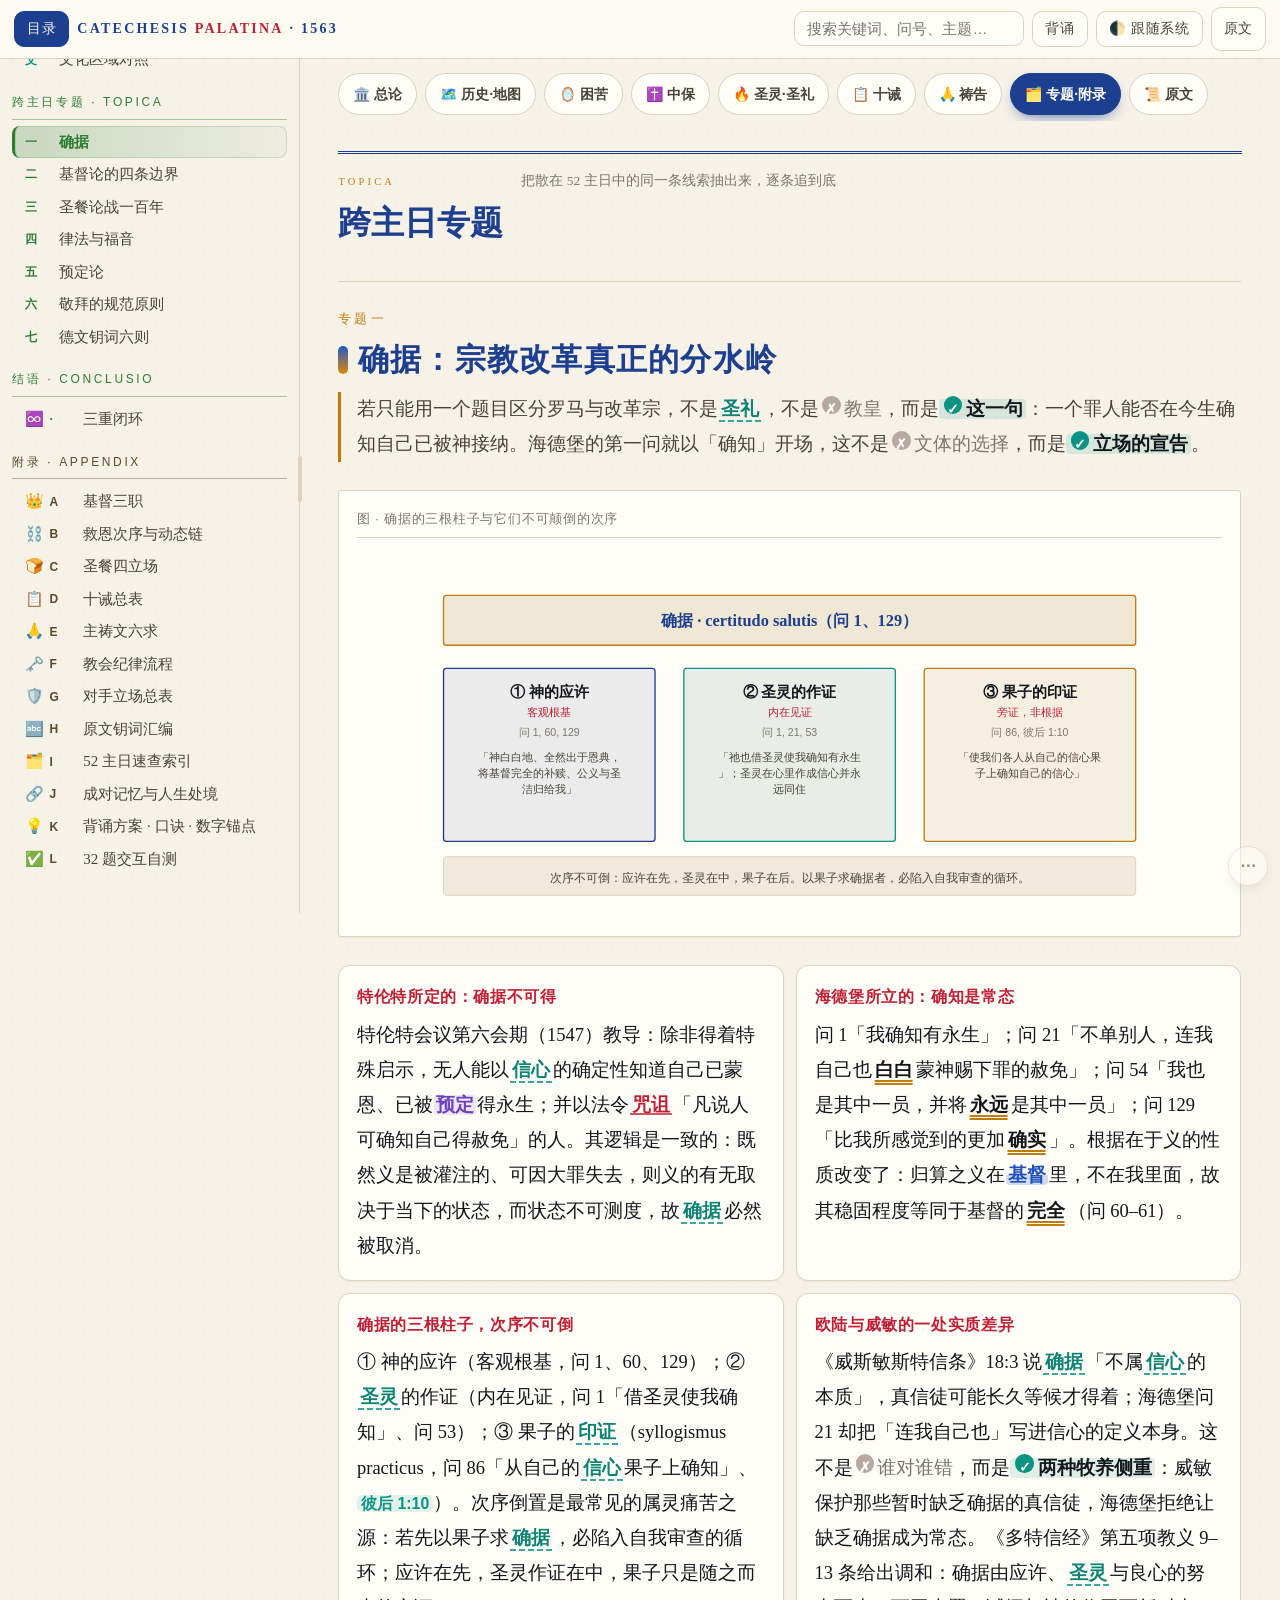
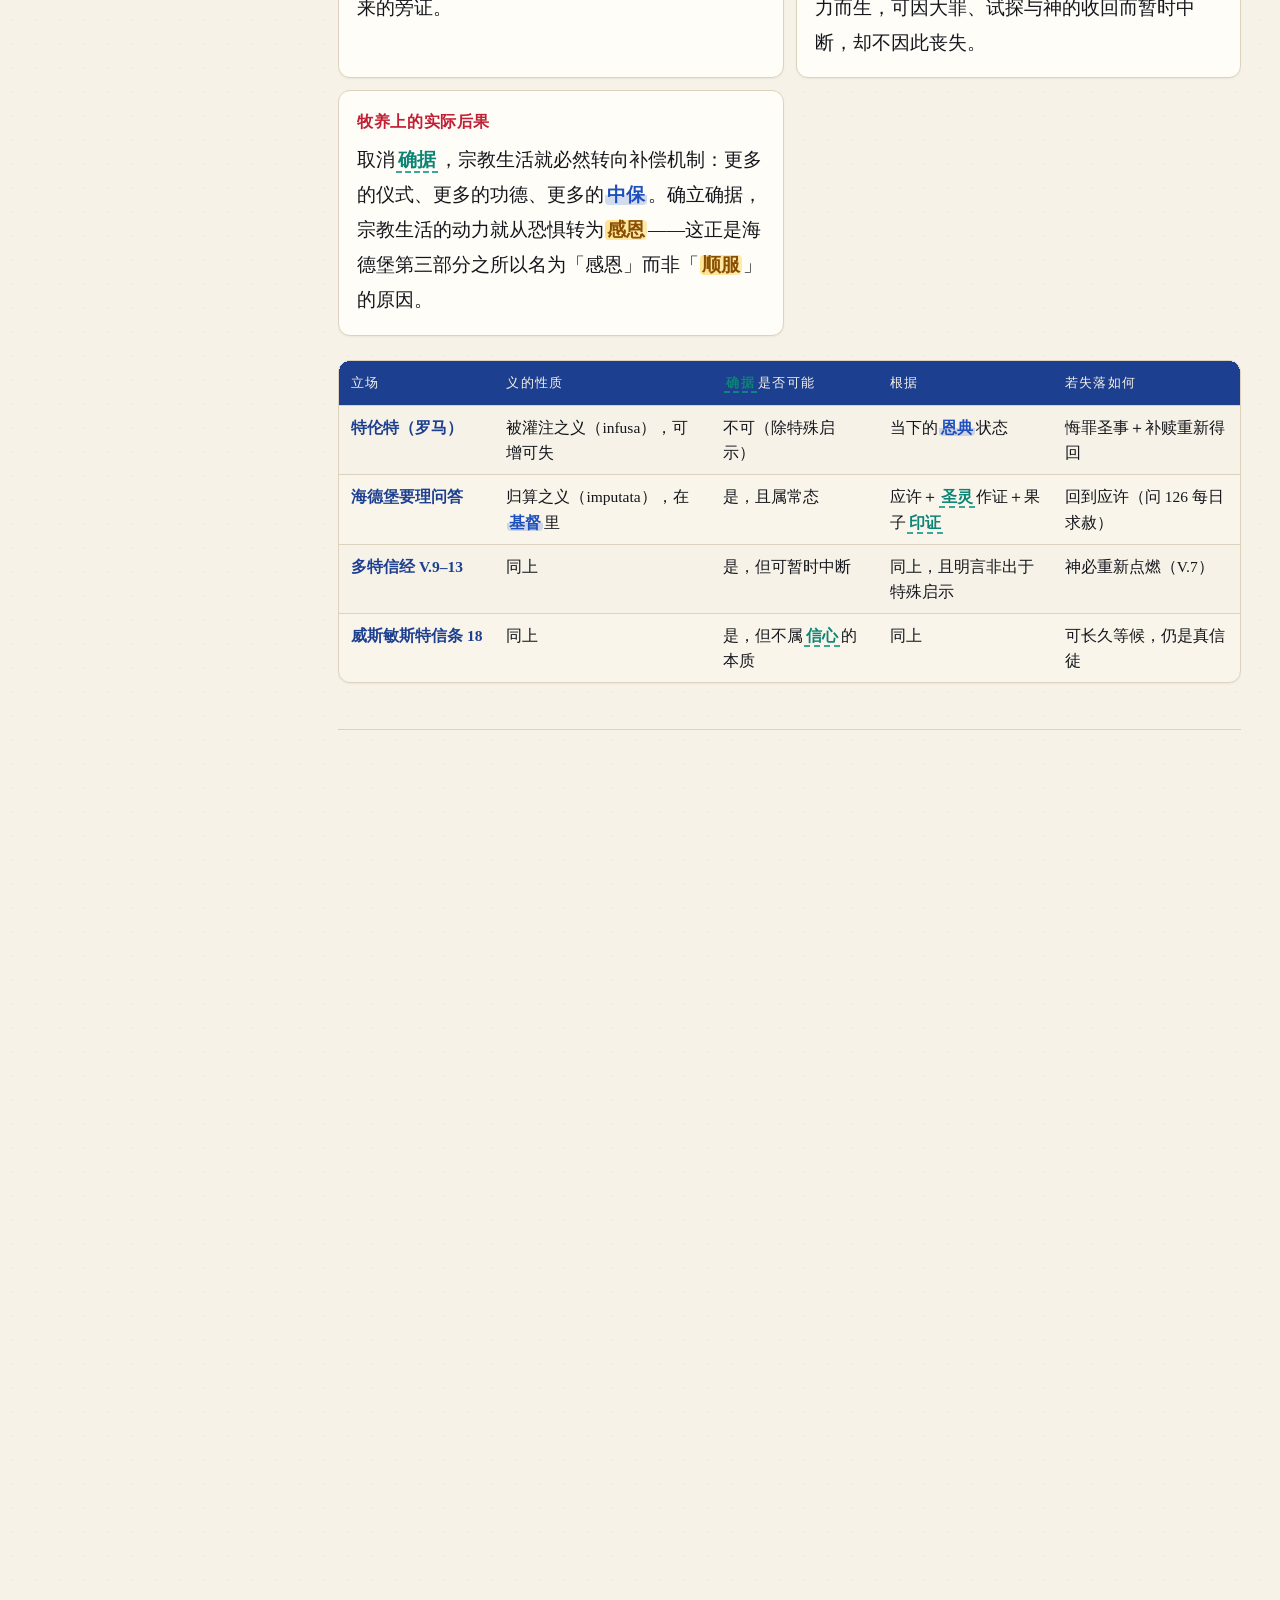
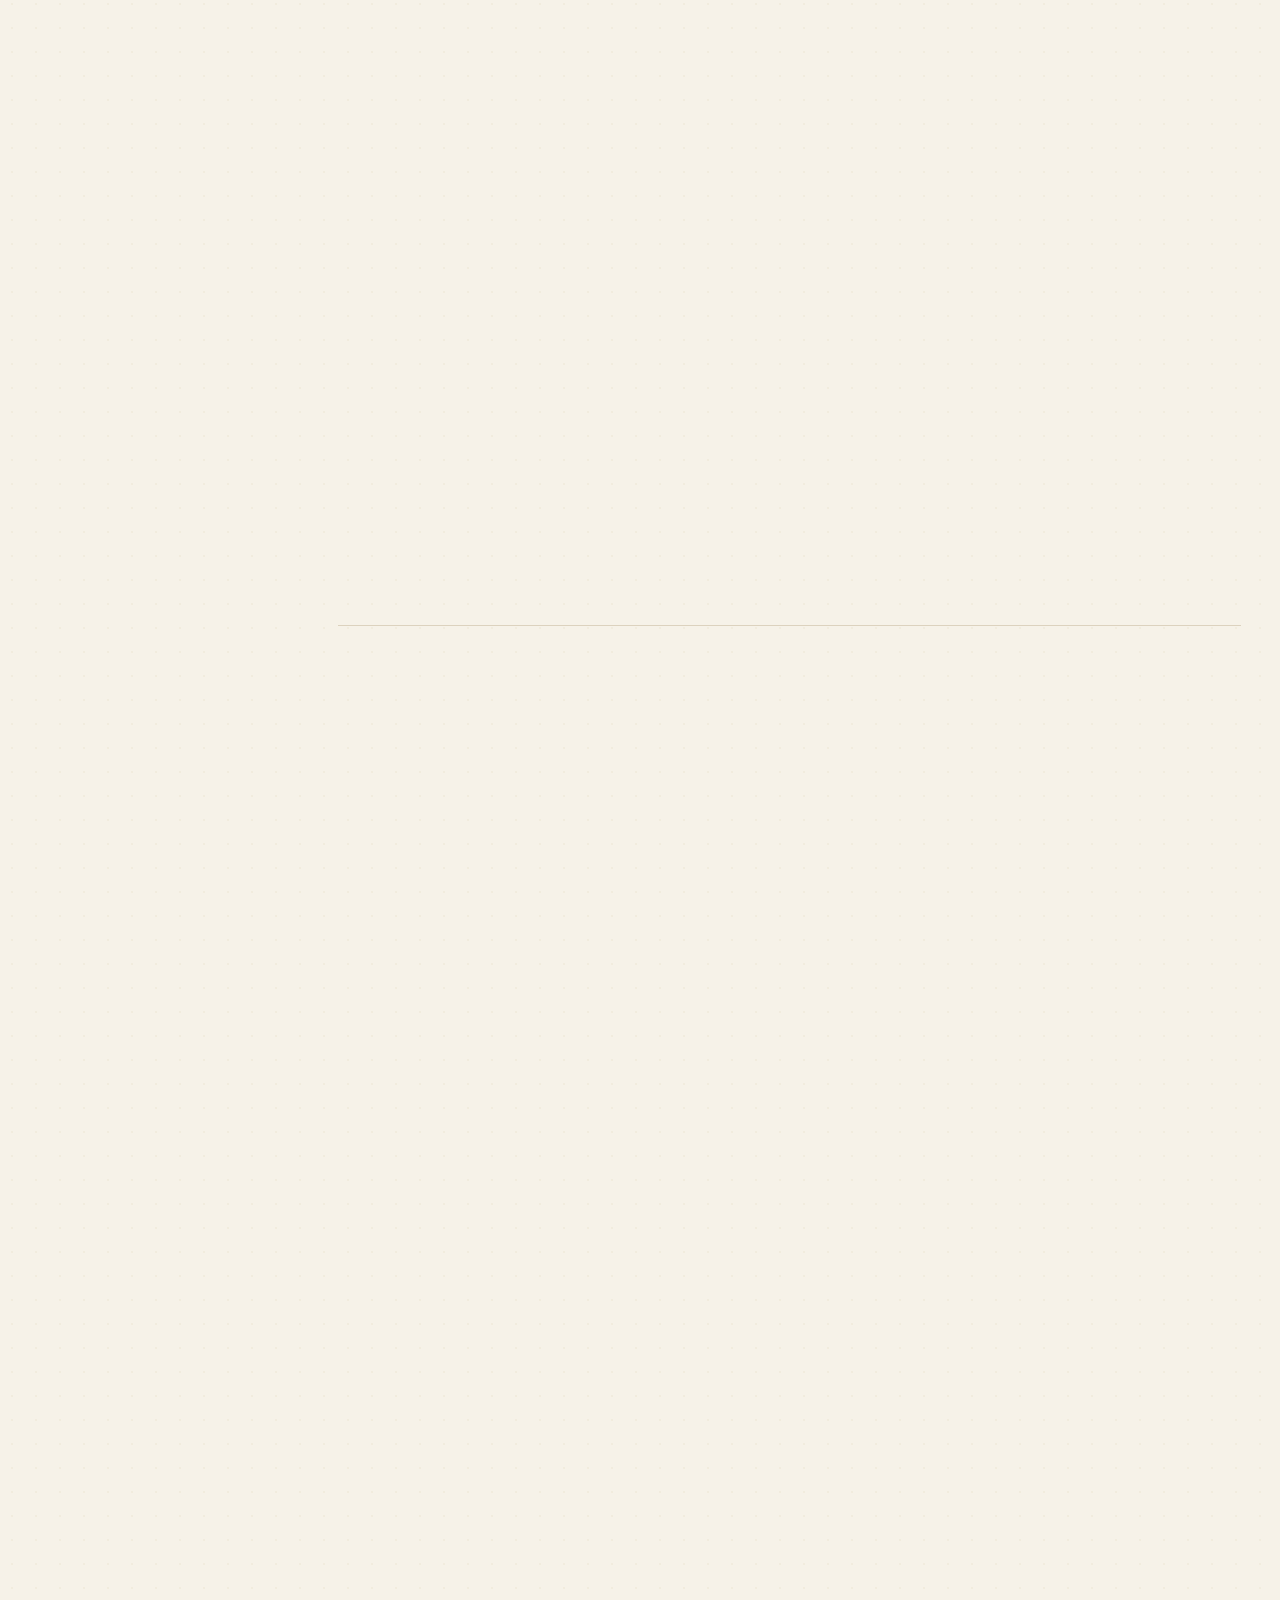
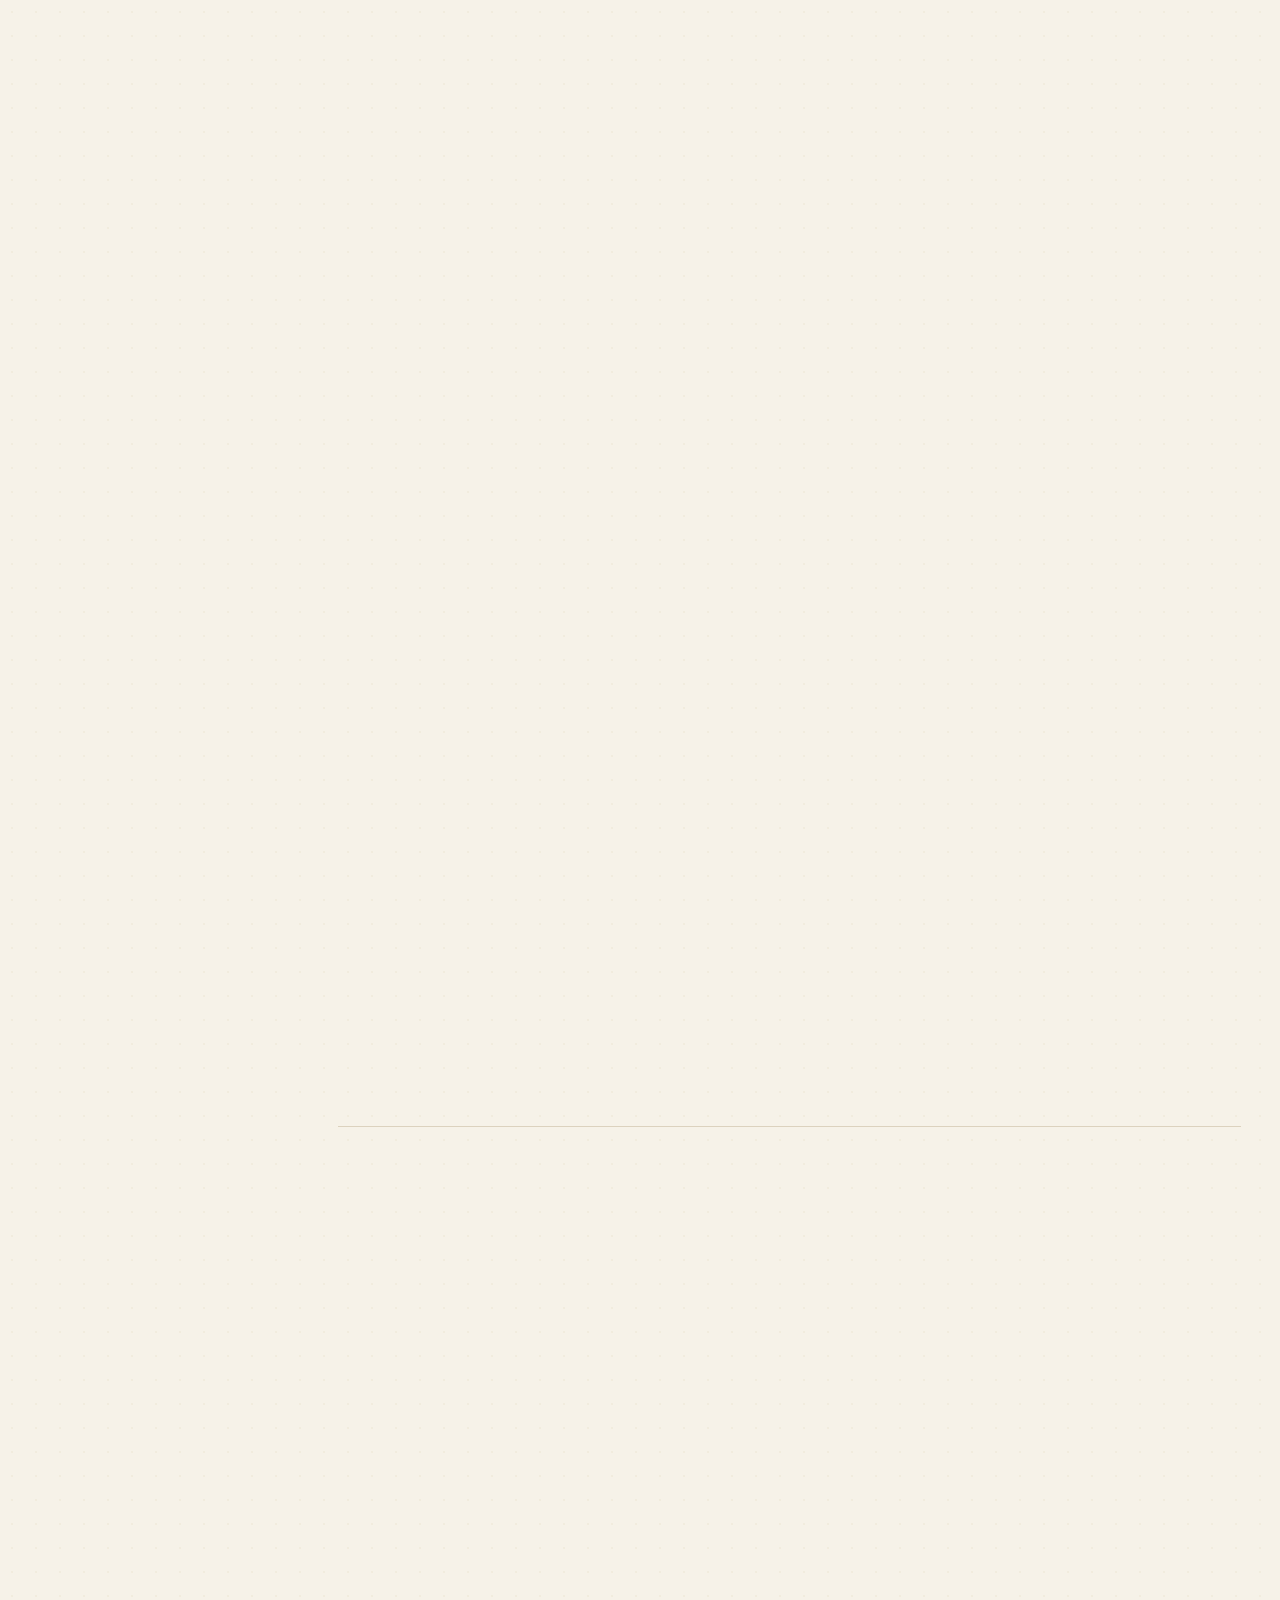
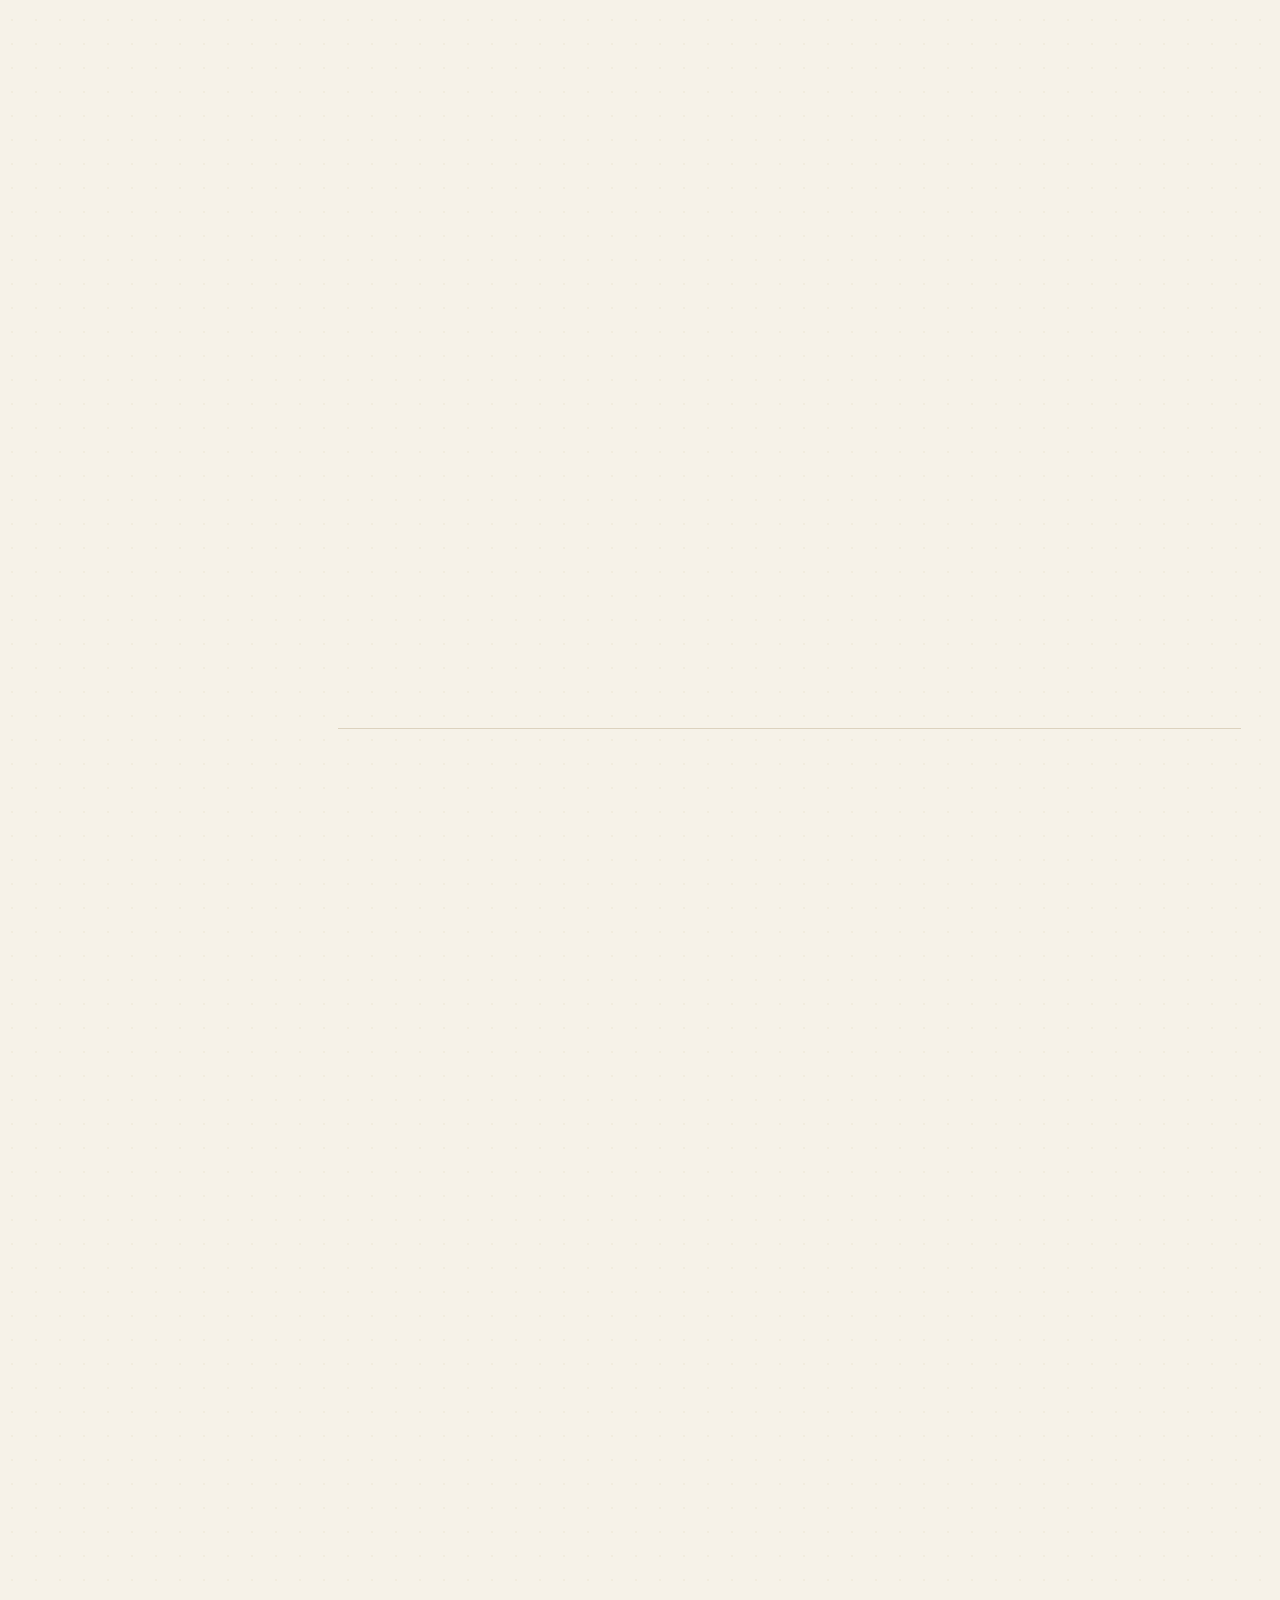
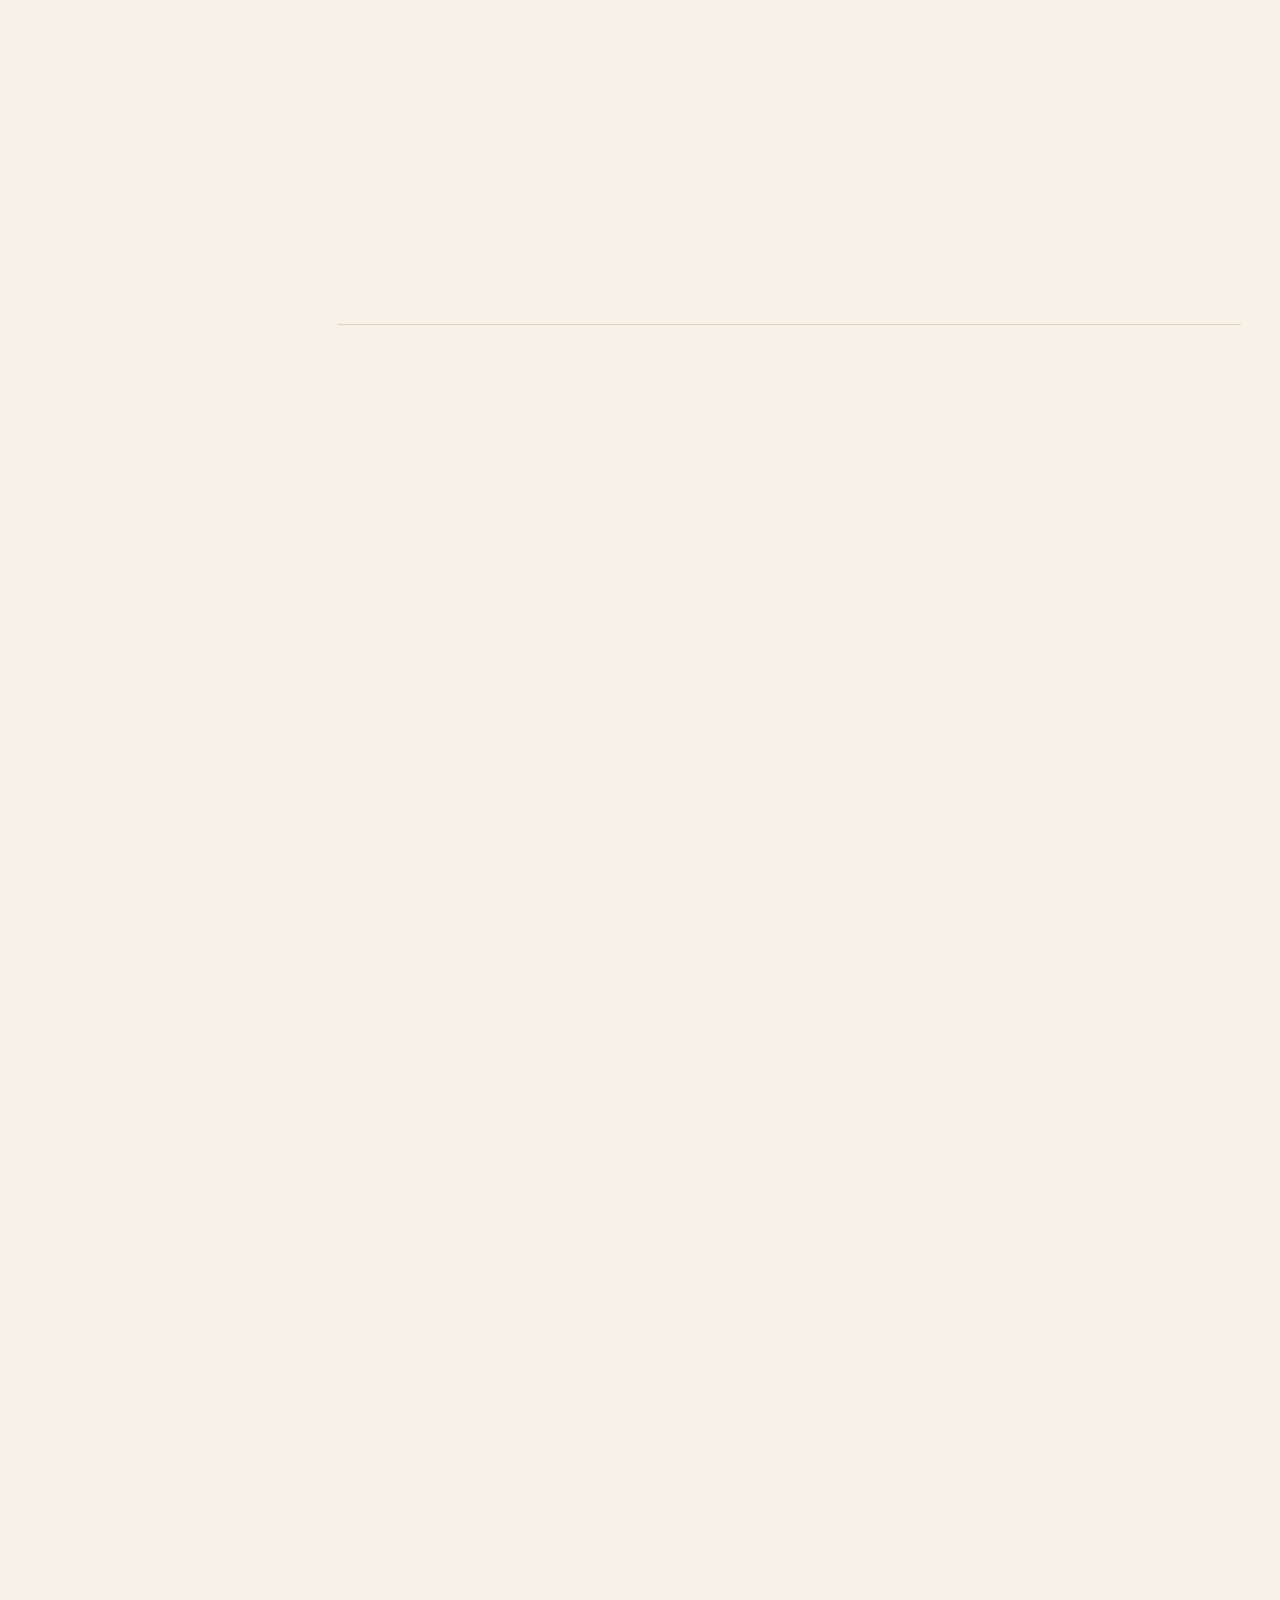
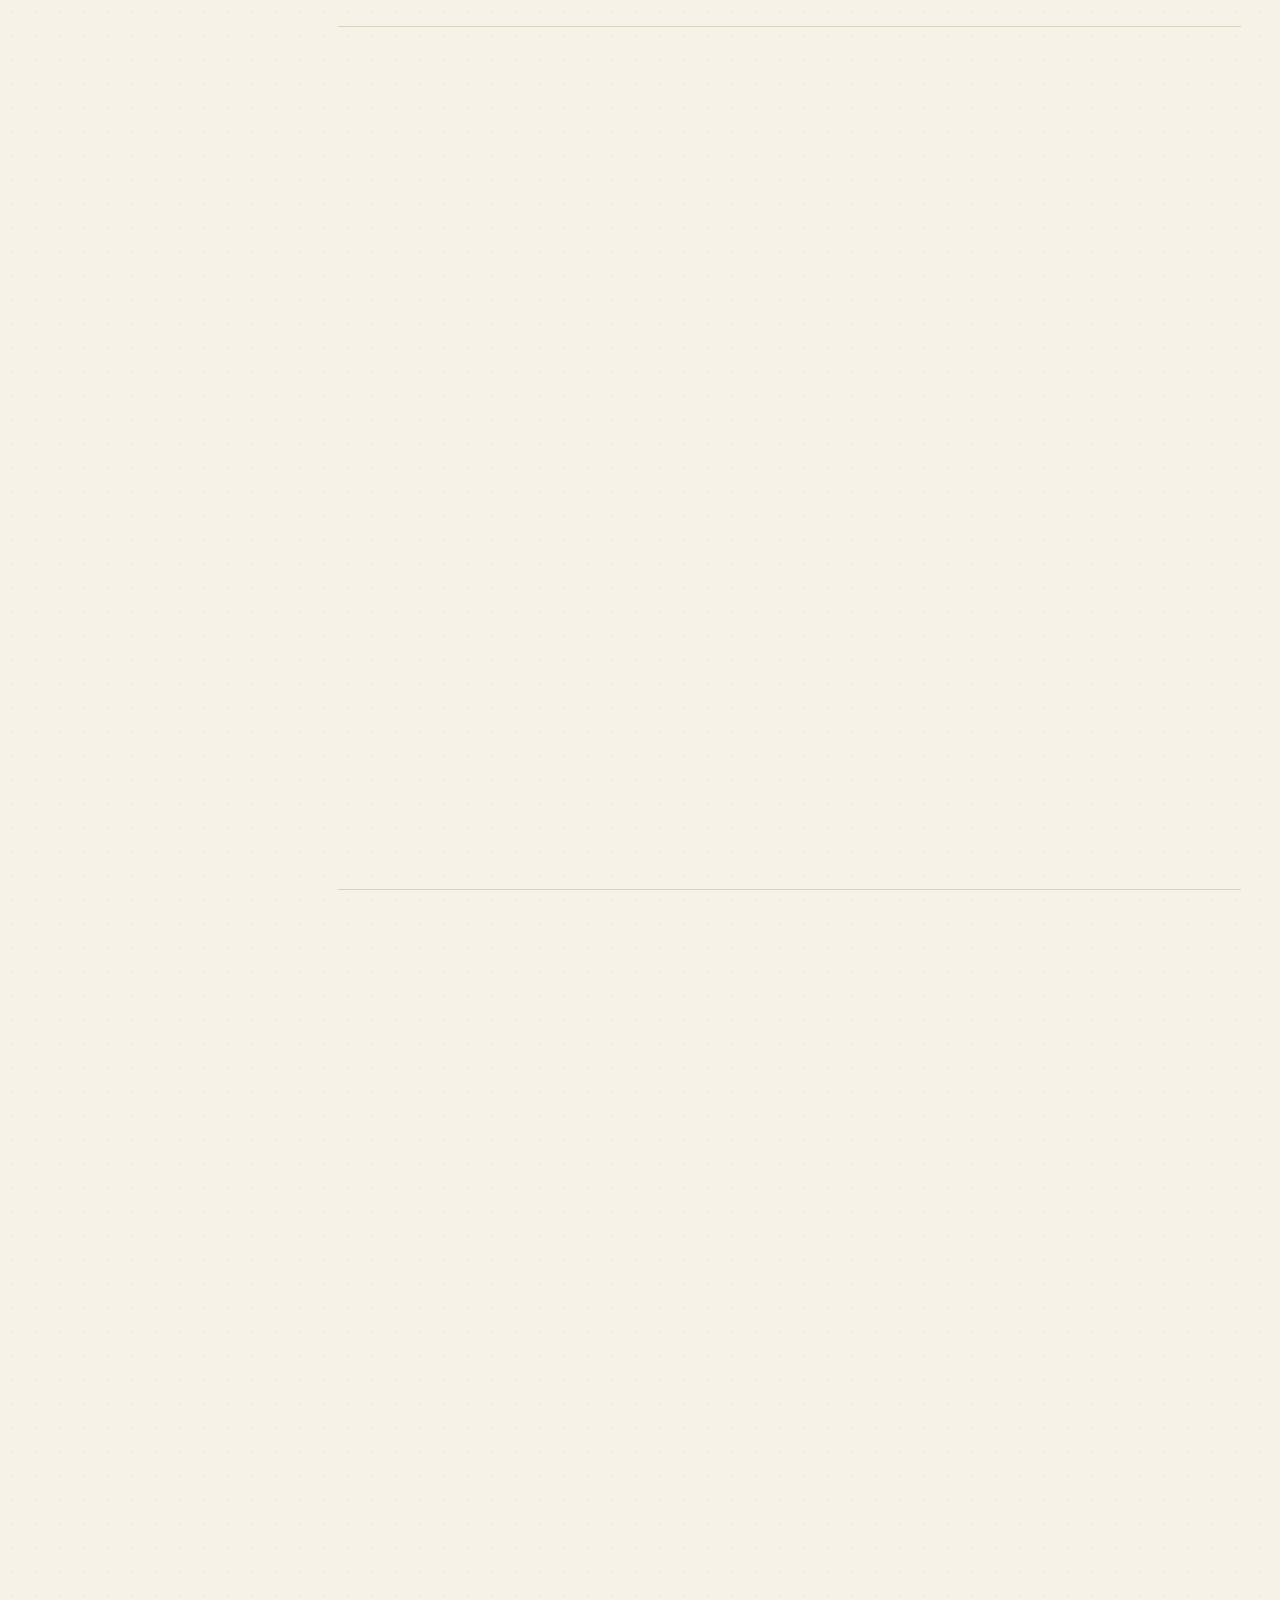
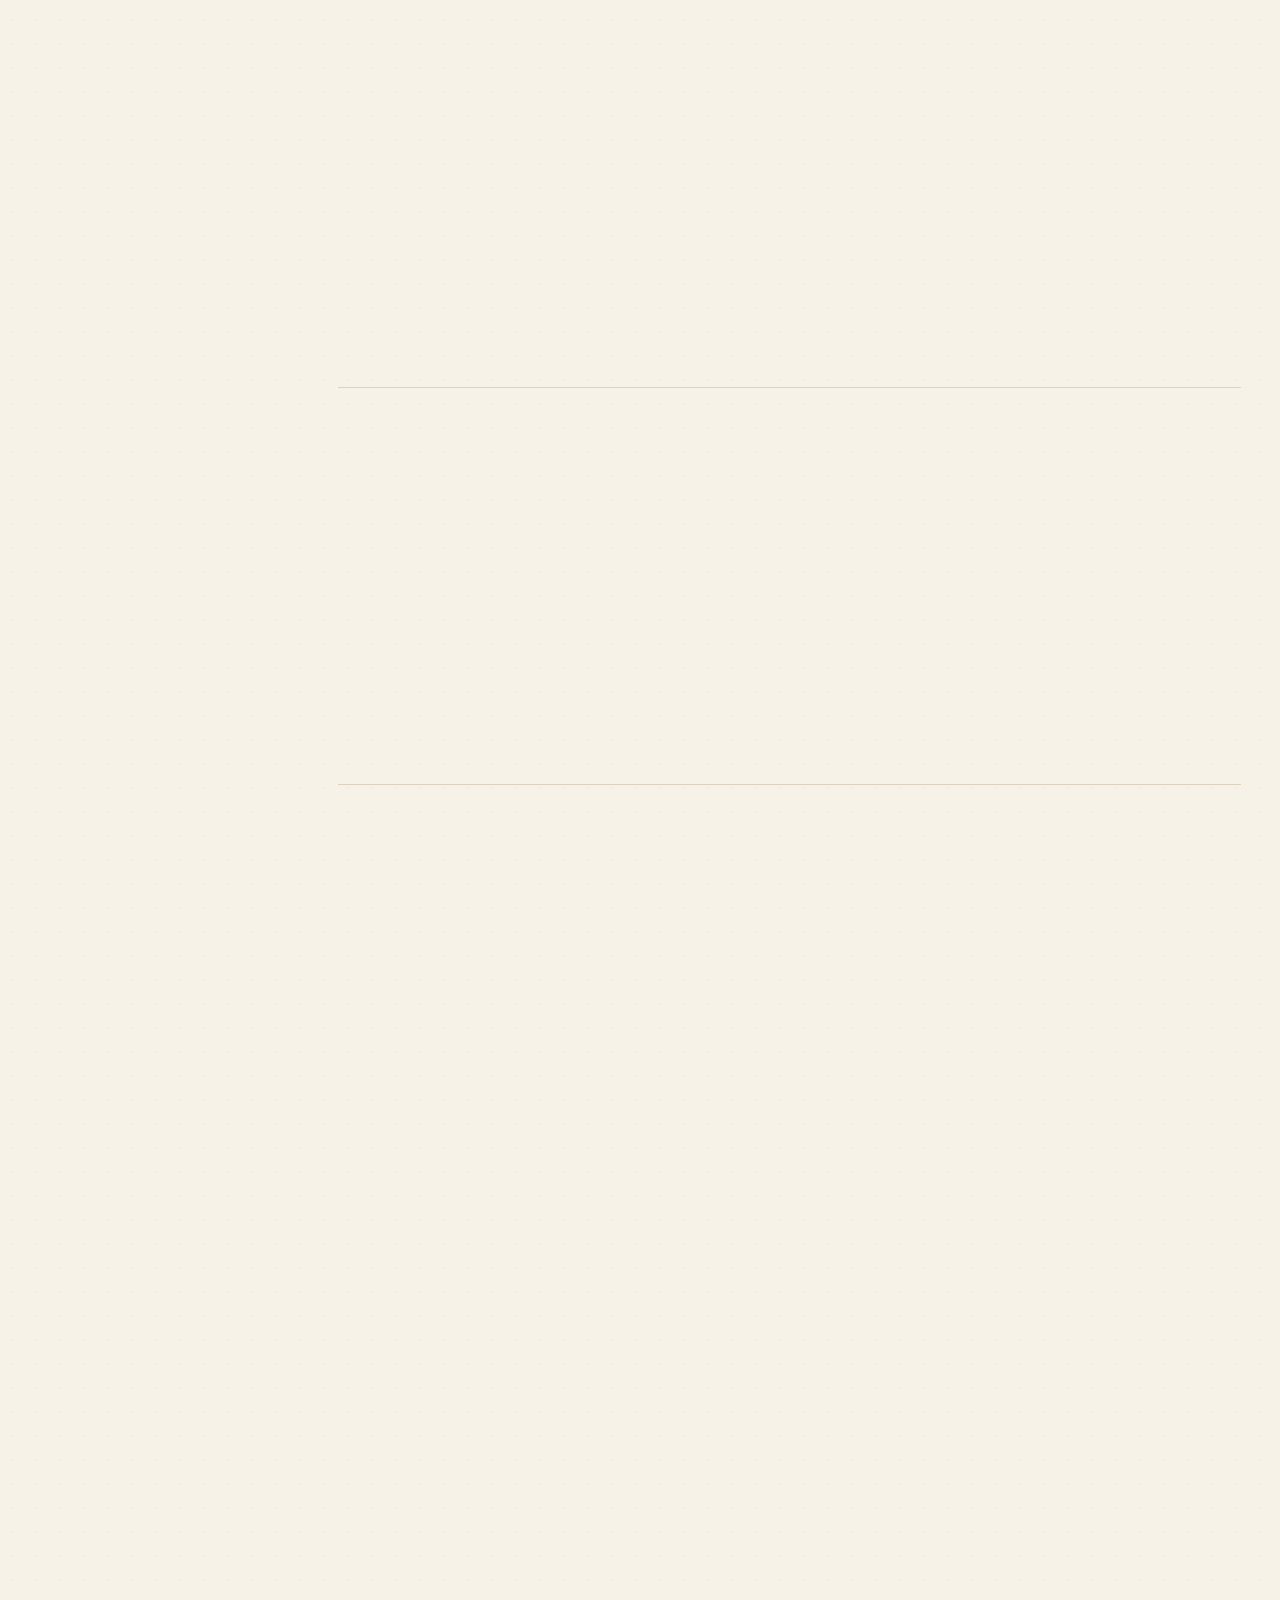
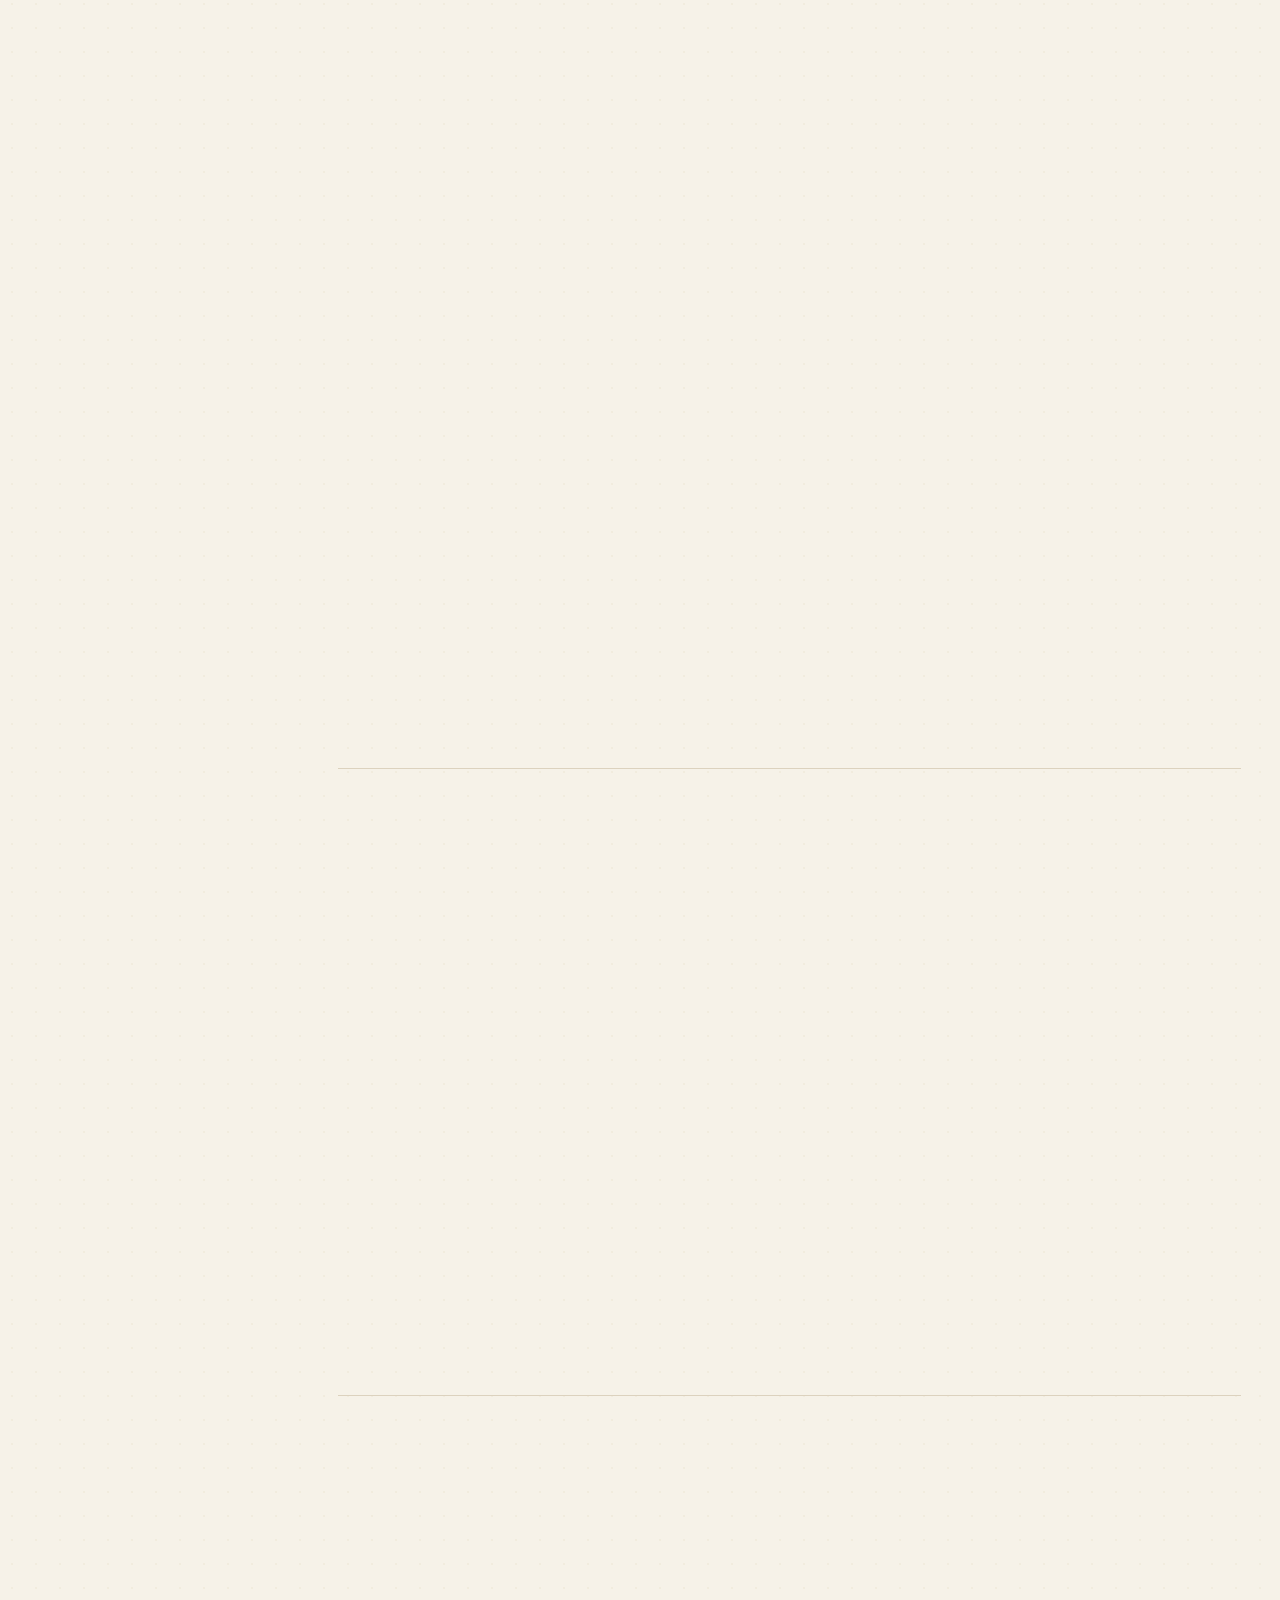
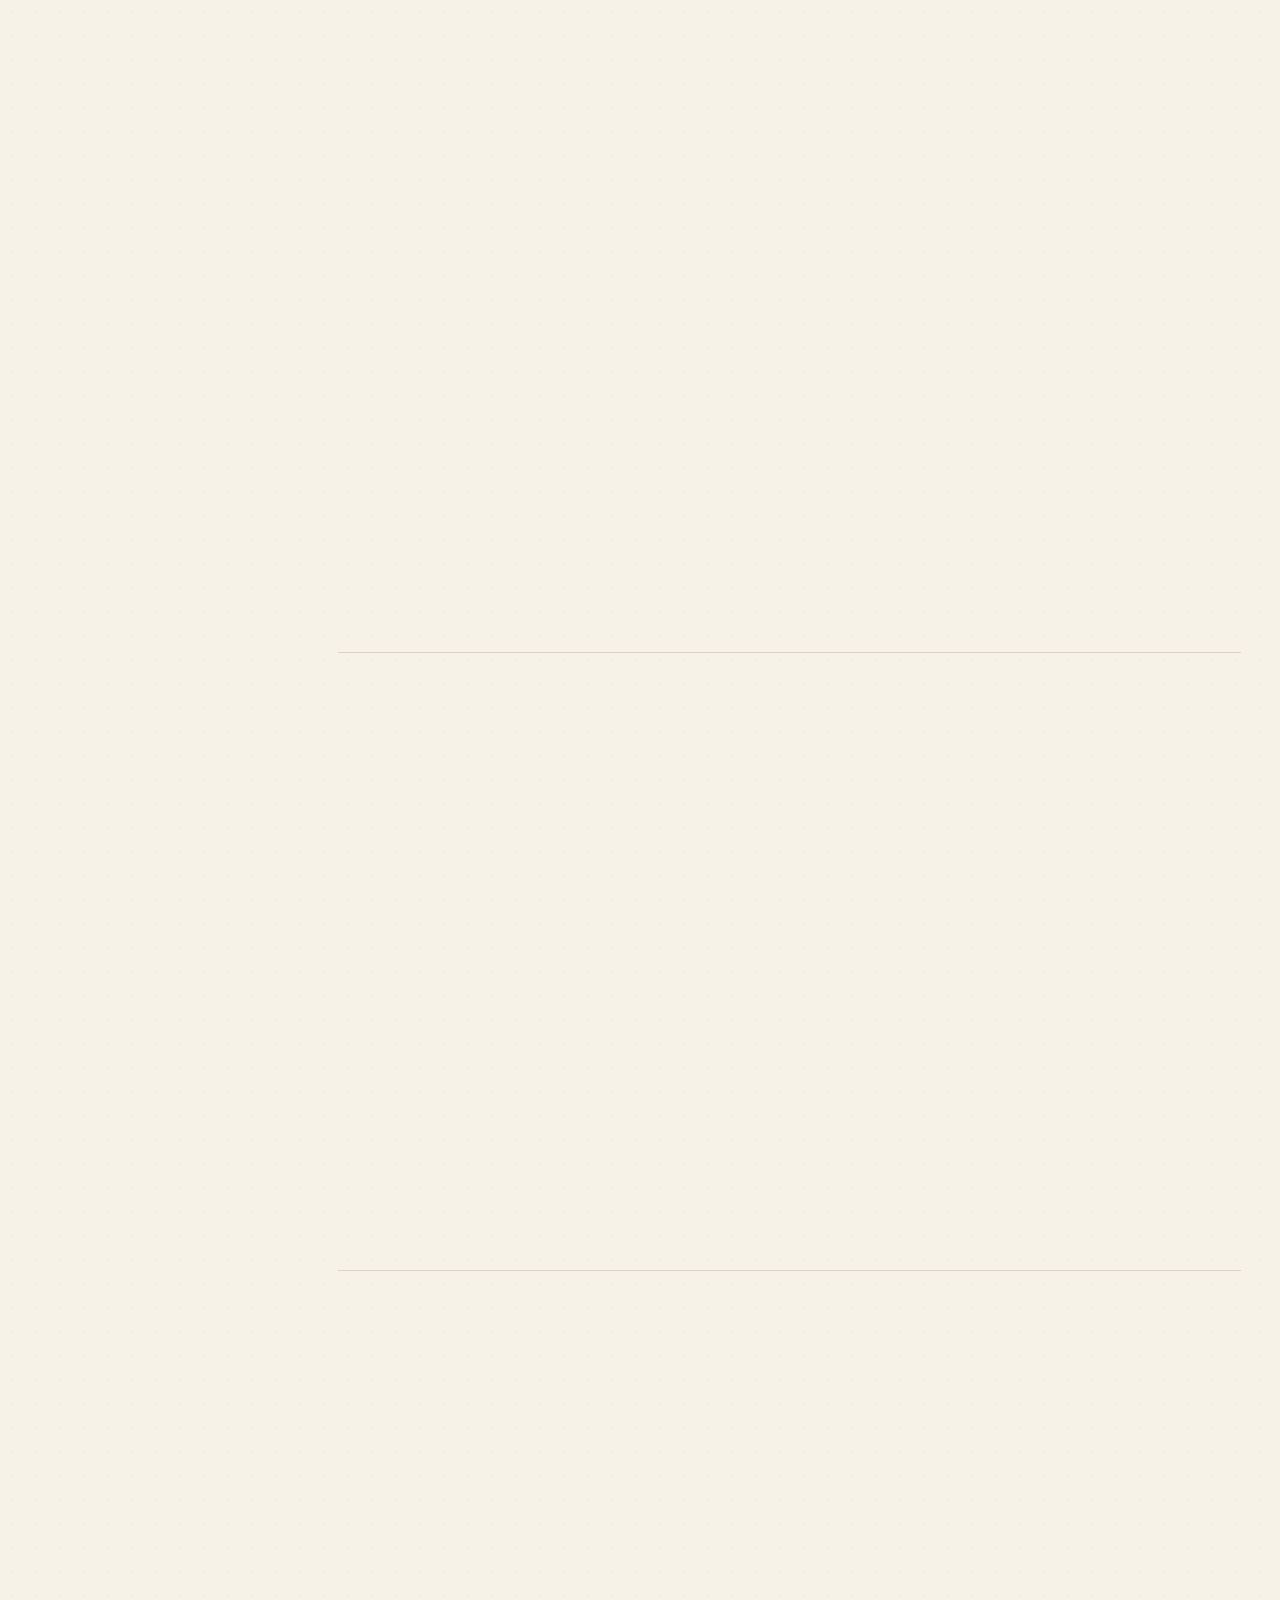
<file: topics.html>
<!DOCTYPE html><html lang="zh-Hans"><head><meta charset="utf-8"><meta name="viewport" content="width=device-width,initial-scale=1,viewport-fit=cover"><meta name="theme-color" content="#1F3864"><title>跨主日专题 · 结语 · 附录 · 海德堡要理问答 52 主日</title><meta name="description" content="海德堡要理问答 129 问 52 主日全景解读：时间线、救赎史故事线、圣经神学、圣约神学、三大普世信经与三项联合信条、地图、思维导图、流程图与背诵系统。"><link rel="icon" href="data:image/svg+xml,%3Csvg xmlns=%27http://www.w3.org/2000/svg%27 viewBox=%270 0 32 32%27%3E%3Crect width=%2732%27 height=%2732%27 fill=%27%231F3864%27/%3E%3Ctext x=%2716%27 y=%2723%27 font-size=%2720%27 text-anchor=%27middle%27 fill=%27%23F6F2E8%27%3EH%3C/text%3E%3C/svg%3E"><script>if("IntersectionObserver" in window)document.documentElement.classList.add("io")</script><link rel="stylesheet" href="assets/site.css"><script type="speculationrules">{"prerender": [{"where": {"href_matches": "/*"}, "eagerness": "moderate"}], "prefetch": [{"urls": ["index.html", "history.html", "p1-misery.html", "p2-christ.html", "p3-spirit.html", "p4-law.html", "p5-prayer.html", "texts.html"], "eagerness": "eager"}]}</script></head><body><svg width="0" height="0" style="position:absolute" aria-hidden="true"><symbol id="i-book" viewBox="0 0 24 24" fill="none" stroke="currentColor" stroke-width="1.8" stroke-linecap="round" stroke-linejoin="round"><path d="M4 4h7a3 3 0 0 1 3 3v13a2 2 0 0 0-2-2H4z"/><path d="M20 4h-6a3 3 0 0 0-3 3v13a2 2 0 0 1 2-2h7z"/></symbol><symbol id="i-cross" viewBox="0 0 24 24" fill="none" stroke="currentColor" stroke-width="1.8" stroke-linecap="round" stroke-linejoin="round"><path d="M12 2v20M5 8h14"/></symbol><symbol id="i-core" viewBox="0 0 24 24" fill="none" stroke="currentColor" stroke-width="1.8" stroke-linecap="round" stroke-linejoin="round"><circle cx="12" cy="12" r="9"/><circle cx="12" cy="12" r="4"/><circle cx="12" cy="12" r="1" fill="currentColor"/></symbol><symbol id="i-flow" viewBox="0 0 24 24" fill="none" stroke="currentColor" stroke-width="1.8" stroke-linecap="round" stroke-linejoin="round"><path d="M5 12h14M13 6l6 6-6 6"/></symbol><symbol id="i-scroll" viewBox="0 0 24 24" fill="none" stroke="currentColor" stroke-width="1.8" stroke-linecap="round" stroke-linejoin="round"><path d="M8 3h11v15a3 3 0 0 1-3 3H6a3 3 0 0 1-3-3V6h5"/><path d="M8 3v13"/></symbol><symbol id="i-lang" viewBox="0 0 24 24" fill="none" stroke="currentColor" stroke-width="1.8" stroke-linecap="round" stroke-linejoin="round"><path d="M4 5h9M8.5 3v2M6 5c1 4 4 7 7 8M11 5c-1 4-4 7-7 8"/><path d="M14 21l4-9 4 9M15.5 18h5"/></symbol><symbol id="i-globe" viewBox="0 0 24 24" fill="none" stroke="currentColor" stroke-width="1.8" stroke-linecap="round" stroke-linejoin="round"><circle cx="12" cy="12" r="9"/><path d="M3 12h18M12 3a14 14 0 0 1 0 18M12 3a14 14 0 0 0 0 18"/></symbol><symbol id="i-brain" viewBox="0 0 24 24" fill="none" stroke="currentColor" stroke-width="1.8" stroke-linecap="round" stroke-linejoin="round"><path d="M9 4a3 3 0 0 0-3 3 3 3 0 0 0-2 5 3 3 0 0 0 2 5 3 3 0 0 0 3 3h1V4z"/><path d="M15 4a3 3 0 0 1 3 3 3 3 0 0 1 2 5 3 3 0 0 1-2 5 3 3 0 0 1-3 3h-1V4z"/></symbol><symbol id="i-arc" viewBox="0 0 24 24" fill="none" stroke="currentColor" stroke-width="1.8" stroke-linecap="round" stroke-linejoin="round"><path d="M3 18c4-12 14-12 18 0"/><circle cx="3" cy="18" r="1.5"/><circle cx="21" cy="18" r="1.5"/></symbol><symbol id="i-eye" viewBox="0 0 24 24" fill="none" stroke="currentColor" stroke-width="1.8" stroke-linecap="round" stroke-linejoin="round"><path d="M2 12s4-7 10-7 10 7 10 7-4 7-10 7S2 12 2 12z"/><circle cx="12" cy="12" r="3"/></symbol><symbol id="i-link" viewBox="0 0 24 24" fill="none" stroke="currentColor" stroke-width="1.8" stroke-linecap="round" stroke-linejoin="round"><path d="M10 14a4 4 0 0 0 6 0l3-3a4 4 0 0 0-6-6l-1 1"/><path d="M14 10a4 4 0 0 0-6 0l-3 3a4 4 0 0 0 6 6l1-1"/></symbol><symbol id="i-alert" viewBox="0 0 24 24" fill="none" stroke="currentColor" stroke-width="1.8" stroke-linecap="round" stroke-linejoin="round"><path d="M12 3l10 18H2z"/><path d="M12 10v5M12 18v.5"/></symbol><symbol id="i-key" viewBox="0 0 24 24" fill="none" stroke="currentColor" stroke-width="1.8" stroke-linecap="round" stroke-linejoin="round"><circle cx="8" cy="15" r="4"/><path d="M11 12l9-9M17 6l3 3"/></symbol><symbol id="i-map" viewBox="0 0 24 24" fill="none" stroke="currentColor" stroke-width="1.8" stroke-linecap="round" stroke-linejoin="round"><path d="M12 21s-7-6-7-12a7 7 0 0 1 14 0c0 6-7 12-7 12z"/><circle cx="12" cy="9" r="2.5"/></symbol><symbol id="i-clock" viewBox="0 0 24 24" fill="none" stroke="currentColor" stroke-width="1.8" stroke-linecap="round" stroke-linejoin="round"><circle cx="12" cy="12" r="9"/><path d="M12 7v5l3 2"/></symbol><symbol id="i-mic" viewBox="0 0 24 24" fill="none" stroke="currentColor" stroke-width="1.8" stroke-linecap="round" stroke-linejoin="round"><rect x="9" y="3" width="6" height="11" rx="3"/><path d="M5 11a7 7 0 0 0 14 0M12 18v3"/></symbol><symbol id="i-layers" viewBox="0 0 24 24" fill="none" stroke="currentColor" stroke-width="1.8" stroke-linecap="round" stroke-linejoin="round"><path d="M12 3l9 5-9 5-9-5z"/><path d="M3 13l9 5 9-5"/></symbol><symbol id="i-chev" viewBox="0 0 24 24" fill="none" stroke="currentColor" stroke-width="1.8" stroke-linecap="round" stroke-linejoin="round"><path d="M6 9l6 6 6-6"/></symbol></svg><div id="prog"></div><div class="topbar"><div class="tb"><button class="btn on" id="tocBtn" title="显示／隐藏目录">目录</button><div class="brand">CATECHESIS <b>PALATINA</b> · 1563</div><div class="sp"></div><div class="tbs"><input id="q" type="search" placeholder="搜索关键词、问号、主题…" aria-label="搜索"></div><button class="btn" id="drillBtn" title="遮盖答案，点按逐问自测">背诵</button><button class="btn" id="themeBtn" title="明／暗／跟随系统">主题</button><a class="btn" href="texts.html" title="信经与信条全文（ccifellowship.org 原文）">原文</a></div></div><div class="scrim"></div><div class="shell"><nav class="side"><div class="toc"><a class="toc-src" href="texts.html"><span class="no">原</span>原文阅读室（信经／信条全文）↗</a><div class="toc-h">总论 · PROLEGOMENA</div><a href="index.html#intro-why"><span class="emo">🏰</span><span class="no">I</span>为什么会有这本要理问答</a><a href="index.html#intro-frame"><span class="emo">🧭</span><span class="no">II</span>跳出框架看骨架</a><a href="index.html#intro-canon"><span class="emo">📜</span><span class="no">III</span>正典弧线与救赎史故事线</a><a href="index.html#bt-canon"><span class="emo">📖</span><span class="no">III·A</span>圣经神学：跟随故事</a><a href="index.html#bt-cov"><span class="emo">🤝</span><span class="no">III·B</span>圣约神学：全书的语法</a><a href="index.html#intro-compare"><span class="emo">🏛️</span><span class="no">IV</span>三大普世信经与三项联合信条</a><a href="index.html#creed-reader"><span class="emo">🎙️</span><span class="no">IV·A</span>信经背诵室（干净阅读版）</a><a href="index.html#forms-cmp"><span class="emo">⚖️</span><span class="no">IV·B</span>三项联合信条深度对比</a><a href="index.html#intro-method"><span class="emo">🔍</span><span class="no">V</span>释经进路：四层读法</a><a href="index.html#intro-map"><span class="emo">🗺️</span><span class="no">VI</span>改革宗欧洲：影响流向地图</a><a href="index.html#intro-text"><span class="emo">🖋️</span><span class="no">VII</span>文本、版本与要理讲道传统</a><a href="index.html#compass"><span class="emo">🧠</span><span class="no">VIII</span>思维导图与 52 主日罗盘</a><a href="index.html#flash"><span class="emo">🃏</span><span class="no">VIII·A</span>52 主日闪卡速记</a><div class="toc-h">总纲 · PROOEMIUM</div><a href="p1-misery.html#ld1" data-n="1"><span class="no">1</span><span class="emo">🕊️</span>唯一的安慰<span class="qr">(1-2问)</span></a><div class="toc-h">困苦 · MISERIA</div><a href="p1-misery.html#ld2" data-n="2"><span class="no">2</span><span class="emo">🪞</span>认识困苦的途径<span class="qr">(3-5问)</span></a><a href="p1-misery.html#ld3" data-n="3"><span class="no">3</span><span class="emo">🍎</span>创造、堕落与败坏<span class="qr">(6-8问)</span></a><a href="p1-misery.html#ld4" data-n="4"><span class="no">4</span><span class="emo">⚖️</span>神的公义与怜悯<span class="qr">(9-11问)</span></a><div class="toc-h">拯救 · LIBERATIO</div><a href="p2-christ.html#ld5" data-n="5"><span class="no">5</span><span class="emo">🌉</span>中保的必要与资格<span class="qr">(12-15问)</span></a><a href="p2-christ.html#ld6" data-n="6"><span class="no">6</span><span class="emo">👑</span>这中保是谁<span class="qr">(16-19问)</span></a><a href="p2-christ.html#ld7" data-n="7"><span class="no">7</span><span class="emo">🔑</span>真信心与使徒信经<span class="qr">(20-23问)</span></a><a href="p2-christ.html#ld8" data-n="8"><span class="no">8</span><span class="emo">🔺</span>三位一体<span class="qr">(24-25问)</span></a><a href="p2-christ.html#ld9" data-n="9"><span class="no">9</span><span class="emo">🌍</span>圣父与创造<span class="qr">(26问)</span></a><a href="p2-christ.html#ld10" data-n="10"><span class="no">10</span><span class="emo">🌧️</span>神的护理<span class="qr">(27-28问)</span></a><a href="p2-christ.html#ld11" data-n="11"><span class="no">11</span><span class="emo">✝️</span>耶稣这名<span class="qr">(29-30问)</span></a><a href="p2-christ.html#ld12" data-n="12"><span class="no">12</span><span class="emo">🫒</span>基督三职与信徒的受膏<span class="qr">(31-32问)</span></a><a href="p2-christ.html#ld13" data-n="13"><span class="no">13</span><span class="emo">👶</span>独生子与我们的主<span class="qr">(33-34问)</span></a><a href="p2-christ.html#ld14" data-n="14"><span class="no">14</span><span class="emo">🌟</span>道成肉身<span class="qr">(35-36问)</span></a><a href="p2-christ.html#ld15" data-n="15"><span class="no">15</span><span class="emo">🩸</span>受苦、彼拉多与十字架<span class="qr">(37-39问)</span></a><a href="p2-christ.html#ld16" data-n="16"><span class="no">16</span><span class="emo">⚰️</span>死、埋葬与降在阴间<span class="qr">(40-44问)</span></a><a href="p2-christ.html#ld17" data-n="17"><span class="no">17</span><span class="emo">🌅</span>复活<span class="qr">(45问)</span></a><a href="p2-christ.html#ld18" data-n="18"><span class="no">18</span><span class="emo">☁️</span>升天与「加尔文之外」<span class="qr">(46-49问)</span></a><a href="p2-christ.html#ld19" data-n="19"><span class="no">19</span><span class="emo">⚖️</span>坐在右边与再来审判<span class="qr">(50-52问)</span></a><a href="p3-spirit.html#ld20" data-n="20"><span class="no">20</span><span class="emo">🔥</span>圣灵<span class="qr">(53问)</span></a><a href="p3-spirit.html#ld21" data-n="21"><span class="no">21</span><span class="emo">⛪</span>教会、相通与赦罪<span class="qr">(54-56问)</span></a><a href="p3-spirit.html#ld22" data-n="22"><span class="no">22</span><span class="emo">🌱</span>身体复活与永生<span class="qr">(57-58问)</span></a><a href="p3-spirit.html#ld23" data-n="23"><span class="no">23</span><span class="emo">🧥</span>因信称义<span class="qr">(59-61问)</span></a><a href="p3-spirit.html#ld24" data-n="24"><span class="no">24</span><span class="emo">🍇</span>善行与功德<span class="qr">(62-64问)</span></a><a href="p3-spirit.html#ld25" data-n="25"><span class="no">25</span><span class="emo">📖</span>圣道、圣礼与信心的来源<span class="qr">(65-68问)</span></a><a href="p3-spirit.html#ld26" data-n="26"><span class="no">26</span><span class="emo">💧</span>洗礼<span class="qr">(69-71问)</span></a><a href="p3-spirit.html#ld27" data-n="27"><span class="no">27</span><span class="emo">👪</span>婴儿洗<span class="qr">(72-74问)</span></a><a href="p3-spirit.html#ld28" data-n="28"><span class="no">28</span><span class="emo">🍞</span>圣餐<span class="qr">(75-77问)</span></a><a href="p3-spirit.html#ld29" data-n="29"><span class="no">29</span><span class="emo">🍷</span>反变质说<span class="qr">(78-79问)</span></a><a href="p3-spirit.html#ld30" data-n="30"><span class="no">30</span><span class="emo">🚫</span>弥撒、圣餐的界限<span class="qr">(80-82问)</span></a><a href="p3-spirit.html#ld31" data-n="31"><span class="no">31</span><span class="emo">🗝️</span>天国的钥匙<span class="qr">(83-85问)</span></a><div class="toc-h">感恩 · GRATITUDO</div><a href="p4-law.html#ld32" data-n="32"><span class="no">32</span><span class="emo">🌳</span>我们为何仍要行善<span class="qr">(86-87问)</span></a><a href="p4-law.html#ld33" data-n="33"><span class="no">33</span><span class="emo">🔄</span>真悔改与善行的定义<span class="qr">(88-91问)</span></a><a href="p4-law.html#ld34" data-n="34"><span class="no">34</span><span class="emo">1️⃣</span>十诫与第一诫<span class="qr">(92-95问)</span></a><a href="p4-law.html#ld35" data-n="35"><span class="no">35</span><span class="emo">🖼️</span>第二诫：敬拜的方式<span class="qr">(96-98问)</span></a><a href="p4-law.html#ld36" data-n="36"><span class="no">36</span><span class="emo">🗣️</span>第三诫：神的名<span class="qr">(99-100问)</span></a><a href="p4-law.html#ld37" data-n="37"><span class="no">37</span><span class="emo">✋</span>合乎圣经的起誓<span class="qr">(101-102问)</span></a><a href="p4-law.html#ld38" data-n="38"><span class="no">38</span><span class="emo">🕯️</span>第四诫：安息日与主日<span class="qr">(103问)</span></a><a href="p4-law.html#ld39" data-n="39"><span class="no">39</span><span class="emo">👨‍👩‍👧</span>第五诫：权柄<span class="qr">(104问)</span></a><a href="p4-law.html#ld40" data-n="40"><span class="no">40</span><span class="emo">🛡️</span>第六诫：生命<span class="qr">(105-107问)</span></a><a href="p4-law.html#ld41" data-n="41"><span class="no">41</span><span class="emo">💍</span>第七诫：贞洁<span class="qr">(108-109问)</span></a><a href="p4-law.html#ld42" data-n="42"><span class="no">42</span><span class="emo">🤲</span>第八诫：财产<span class="qr">(110-111问)</span></a><a href="p4-law.html#ld43" data-n="43"><span class="no">43</span><span class="emo">🗨️</span>第九诫：真理<span class="qr">(112问)</span></a><a href="p4-law.html#ld44" data-n="44"><span class="no">44</span><span class="emo">❤️</span>第十诫与律法的严格<span class="qr">(113-115问)</span></a><a href="p5-prayer.html#ld45" data-n="45"><span class="no">45</span><span class="emo">🙏</span>祷告的必要与要素<span class="qr">(116-119问)</span></a><a href="p5-prayer.html#ld46" data-n="46"><span class="no">46</span><span class="emo">👨‍👦</span>我们在天上的父<span class="qr">(120-121问)</span></a><a href="p5-prayer.html#ld47" data-n="47"><span class="no">47</span><span class="emo">✨</span>第一求：尊名为圣<span class="qr">(122问)</span></a><a href="p5-prayer.html#ld48" data-n="48"><span class="no">48</span><span class="emo">🏰</span>第二求：愿你的国降临<span class="qr">(123问)</span></a><a href="p5-prayer.html#ld49" data-n="49"><span class="no">49</span><span class="emo">🎯</span>第三求：愿你的旨意成就<span class="qr">(124问)</span></a><a href="p5-prayer.html#ld50" data-n="50"><span class="no">50</span><span class="emo">🥖</span>第四求：日用的饮食<span class="qr">(125问)</span></a><a href="p5-prayer.html#ld51" data-n="51"><span class="no">51</span><span class="emo">🧾</span>第五求：免我们的债<span class="qr">(126问)</span></a><a href="p5-prayer.html#ld52" data-n="52"><span class="no">52</span><span class="emo">🗡️</span>第六求、颂赞与阿们<span class="qr">(127-129问)</span></a><div class="toc-h">历史 · 地图 · 文化</div><a href="history.html#hist-intro"><span class="no">史</span>一部要理诞生的现场</a><a href="history.html#hist-map"><span class="no">图</span>互动时间线 × 真实地图</a><a href="history.html#hist-rhine"><span class="no">河</span>莱茵走廊示意图</a><a href="history.html#hist-world"><span class="no">世</span>全球传播地图</a><a href="history.html#hist-culture"><span class="no">文</span>文化区域对照</a><div class="toc-h">跨主日专题 · TOPICA</div><a href="#tp-assurance"><span class="no">一</span>确据</a><a href="#tp-chalcedon"><span class="no">二</span>基督论的四条边界</a><a href="#tp-supper"><span class="no">三</span>圣餐论战一百年</a><a href="#tp-lawgospel"><span class="no">四</span>律法与福音</a><a href="#tp-election"><span class="no">五</span>预定论</a><a href="#tp-worship"><span class="no">六</span>敬拜的规范原则</a><a href="#tp-german"><span class="no">七</span>德文钥词六则</a><div class="toc-h">结语 · CONCLUSIO</div><a href="#closure"><span class="emo">♾️</span><span class="no">·</span>三重闭环</a><div class="toc-h">附录 · APPENDIX</div><a href="#ap-munus"><span class="emo">👑</span><span class="no">A</span>基督三职</a><a href="#ap-ordo"><span class="emo">⛓️</span><span class="no">B</span>救恩次序与动态链</a><a href="#ap-sac"><span class="emo">🍞</span><span class="no">C</span>圣餐四立场</a><a href="#ap-dec"><span class="emo">📋</span><span class="no">D</span>十诫总表</a><a href="#ap-lp"><span class="emo">🙏</span><span class="no">E</span>主祷文六求</a><a href="#ap-keys"><span class="emo">🗝️</span><span class="no">F</span>教会纪律流程</a><a href="#ap-opp"><span class="emo">🛡️</span><span class="no">G</span>对手立场总表</a><a href="#ap-lex"><span class="emo">🔤</span><span class="no">H</span>原文钥词汇编</a><a href="#ap-index"><span class="emo">🗂️</span><span class="no">I</span>52 主日速查索引</a><a href="#ap-pair"><span class="emo">🔗</span><span class="no">J</span>成对记忆与人生处境</a><a href="#ap-memo"><span class="emo">💡</span><span class="no">K</span>背诵方案 · 口诀 · 数字锚点</a><a href="#ap-quiz"><span class="emo">✅</span><span class="no">L</span>32 题交互自测</a></div></nav><main class="main"><nav class="pstrip" aria-label="分页"><a href="index.html">🏛️ 总论</a><a href="history.html">🗺️ 历史·地图</a><a href="p1-misery.html">🪞 困苦</a><a href="p2-christ.html">✝️ 中保</a><a href="p3-spirit.html">🔥 圣灵·圣礼</a><a href="p4-law.html">📋 十诫</a><a href="p5-prayer.html">🙏 祷告</a><a href="topics.html" class="cur" aria-current="page">🗂️ 专题·附录</a><a href="texts.html">📜 原文</a></nav><div id="sNote" class="lead hidden"></div><div class="part-div"><div><div class="n">TOPICA</div><h2>跨主日专题</h2></div><div class="zh">把散在 52 主日中的同一条线索抽出来，逐条追到底</div></div><section class="sec appsec" id="tp-assurance"><div class="eyebrow">专题一</div><h2>确据：宗教改革真正的分水岭</h2><p class="lead">若只能用一个题目区分罗马与改革宗，不是<mark class="mk mk-spi">圣礼</mark>，不是<span class="vs-no">教皇</span>，而是<span class="vs-yes">这一句</span>：一个罪人能否在今生确知自己已被神接纳。海德堡的第一问就以「确知」开场，这不是<span class="vs-no">文体的选择</span>，而是<span class="vs-yes">立场的宣告</span>。</p><figure class=""><figcaption>图 · 确据的三根柱子与它们不可颠倒的次序</figcaption><div class="zbox"><svg viewBox="0 0 900 380" class="svgfig" role="img" aria-label="确据的三根柱子"><rect class="as-top" x="90" y="44" width="720" height="52" rx="3"/><text class="as-tt" x="450" y="76" text-anchor="middle">确据 · certitudo salutis（问 1、129）</text><rect class="as-col p1" x="90" y="120" width="220" height="180" rx="3"/><text class="as-h" x="200" y="150" text-anchor="middle">① 神的应许</text><text class="as-s" x="200" y="170" text-anchor="middle">客观根基</text><text class="as-r" x="200" y="190" text-anchor="middle">问 1, 60, 129</text><text class="as-q" x="200" y="216" text-anchor="middle">「神白白地、全然出于恩典，</text><text class="as-q" x="200" y="233" text-anchor="middle">将基督完全的补赎、公义与圣</text><text class="as-q" x="200" y="250" text-anchor="middle">洁归给我」</text><rect class="as-col p2" x="340" y="120" width="220" height="180" rx="3"/><text class="as-h" x="450" y="150" text-anchor="middle">② 圣灵的作证</text><text class="as-s" x="450" y="170" text-anchor="middle">内在见证</text><text class="as-r" x="450" y="190" text-anchor="middle">问 1, 21, 53</text><text class="as-q" x="450" y="216" text-anchor="middle">「祂也借圣灵使我确知有永生</text><text class="as-q" x="450" y="233" text-anchor="middle">」；圣灵在心里作成信心并永</text><text class="as-q" x="450" y="250" text-anchor="middle">远同住</text><rect class="as-col p3" x="590" y="120" width="220" height="180" rx="3"/><text class="as-h" x="700" y="150" text-anchor="middle">③ 果子的印证</text><text class="as-s" x="700" y="170" text-anchor="middle">旁证，非根据</text><text class="as-r" x="700" y="190" text-anchor="middle">问 86, 彼后 1:10</text><text class="as-q" x="700" y="216" text-anchor="middle">「使我们各人从自己的信心果</text><text class="as-q" x="700" y="233" text-anchor="middle">子上确知自己的信心」</text><rect class="as-base" x="90" y="316" width="720" height="40" rx="3"/><text class="as-b" x="450" y="342" text-anchor="middle">次序不可倒：应许在先，圣灵在中，果子在后。以果子求确据者，必陷入自我审查的循环。</text></svg><button class="zbtn" type="button">⤢ 放大</button></div></figure><div class="blk"><h3>特伦特所定的：确据不可得</h3><p>特伦特会议第六会期（1547）教导：除非得着特殊启示，无人能以<mark class="mk mk-spi">信心</mark>的确定性知道自己已蒙恩、已被<mark class="mk mk-god">预定</mark>得永生；并以法令<mark class="mk mk-sin">咒诅</mark>「凡说人可确知自己得赦免」的人。其逻辑是一致的：既然义是被灌注的、可因大罪失去，则义的有无取决于当下的状态，而状态不可测度，故<mark class="mk mk-spi">确据</mark>必然被取消。</p></div><div class="blk"><h3>海德堡所立的：确知是常态</h3><p>问 1「我确知有永生」；问 21「不单别人，连我自己也<mark class="mk mk-key">白白</mark>蒙神赐下罪的赦免」；问 54「我也是其中一员，并将<mark class="mk mk-key">永远</mark>是其中一员」；问 129「比我所感觉到的更加<mark class="mk mk-key">确实</mark>」。根据在于义的性质改变了：归算之义在<mark class="mk mk-chr">基督</mark>里，不在我里面，故其稳固程度等同于基督的<mark class="mk mk-key">完全</mark>（问 60–61）。</p></div><div class="blk"><h3>确据的三根柱子，次序不可倒</h3><p>① 神的应许（客观根基，问 1、60、129）；② <mark class="mk mk-spi">圣灵</mark>的作证（内在见证，问 1「借圣灵使我确知」、问 53）；③ 果子的<mark class="mk mk-spi">印证</mark>（syllogismus practicus，问 86「从自己的<mark class="mk mk-spi">信心</mark>果子上确知」、<span class="mk-v">彼后 1:10</span>）。次序倒置是最常见的属灵痛苦之源：若先以果子求<mark class="mk mk-spi">确据</mark>，必陷入自我审查的循环；应许在先，圣灵作证在中，果子只是随之而来的旁证。</p></div><div class="blk"><h3>欧陆与威敏的一处实质差异</h3><p>《威斯敏斯特信条》18:3 说<mark class="mk mk-spi">确据</mark>「不属<mark class="mk mk-spi">信心</mark>的本质」，真信徒可能长久等候才得着；海德堡问 21 却把「连我自己也」写进信心的定义本身。这不是<span class="vs-no">谁对谁错</span>，而是<span class="vs-yes">两种牧养侧重</span>：威敏保护那些暂时缺乏确据的真信徒，海德堡拒绝让缺乏确据成为常态。《多特信经》第五项教义 9–13 条给出调和：确据由应许、<mark class="mk mk-spi">圣灵</mark>与良心的努力而生，可因大罪、试探与神的收回而暂时中断，却不因此丧失。</p></div><div class="blk"><h3>牧养上的实际后果</h3><p>取消<mark class="mk mk-spi">确据</mark>，宗教生活就必然转向补偿机制：更多的仪式、更多的功德、更多的<mark class="mk mk-chr">中保</mark>。确立确据，宗教生活的动力就从恐惧转为<mark class="mk mk-gra">感恩</mark>——这正是海德堡第三部分之所以名为「感恩」而非「<mark class="mk mk-gra">顺服</mark>」的原因。</p></div><div class="tw"><table><thead><tr><th>立场</th><th>义的性质</th><th><mark class="mk mk-spi">确据</mark>是否可能</th><th>根据</th><th>若失落如何</th></tr></thead><tbody><tr><td>特伦特（罗马）</td><td>被灌注之义（infusa），可增可失</td><td>不可（除特殊启示）</td><td>当下的<mark class="mk mk-chr">恩典</mark>状态</td><td>悔罪圣事＋补赎重新得回</td></tr><tr><td>海德堡要理问答</td><td>归算之义（imputata），在<mark class="mk mk-chr">基督</mark>里</td><td>是，且属常态</td><td>应许＋<mark class="mk mk-spi">圣灵</mark>作证＋果子<mark class="mk mk-spi">印证</mark></td><td>回到应许（问 126 每日求赦）</td></tr><tr><td>多特信经 V.9–13</td><td>同上</td><td>是，但可暂时中断</td><td>同上，且明言非出于特殊启示</td><td>神必重新点燃（V.7）</td></tr><tr><td>威斯敏斯特信条 18</td><td>同上</td><td>是，但不属<mark class="mk mk-spi">信心</mark>的本质</td><td>同上</td><td>可长久等候，仍是真信徒</td></tr></tbody></table></div></section><section class="sec appsec" id="tp-chalcedon"><div class="eyebrow">专题二</div><h2>基督论的四条边界：迦克墩如何支配海德堡</h2><p class="lead">迦克墩（451）没有解释<mark class="mk mk-chr">道成肉身</mark>，只划了四条不可越过的线。海德堡从不引用它，却处处沿着这四条线行走——因为一旦越线，问 16–17 的<mark class="mk mk-chr">救赎</mark>逻辑就立刻失效。</p><figure class=""><figcaption>图 · 迦克墩四条边界：四个副词，四种越界，四种救恩的失败</figcaption><div class="zbox"><svg viewBox="0 0 900 520" class="svgfig" role="img" aria-label="迦克墩四条边界与四种越界"><rect class="ch-field" x="230" y="120" width="440" height="280" rx="6"/><text class="ch-ct" x="450" y="248" text-anchor="middle">位格的联合</text><text class="ch-cs" x="450" y="272" text-anchor="middle">unio personalis</text><text class="ch-cs" x="450" y="294" text-anchor="middle">二性一位，不可分离亦不可混同</text><text class="ch-e" x="450" y="108" text-anchor="middle">不混乱</text><text class="ch-g" x="450" y="125" text-anchor="middle">ἀσυγχύτως</text><text class="ch-x" x="450" y="48" text-anchor="middle">越界：欧迪奇一性论</text><text class="ch-w" x="450" y="70" text-anchor="middle">人性被神性吞没 → 问 16 落空</text><text class="ch-e" x="196" y="254" text-anchor="end">不改变</text><text class="ch-g" x="196" y="271" text-anchor="end">ἀτρέπτως</text><text class="ch-x" x="196" y="200" text-anchor="end">越界：亚波里拿留</text><text class="ch-w" x="196" y="222" text-anchor="end">以道取代理性魂 → 未取用者未得医治</text><text class="ch-e" x="704" y="254" text-anchor="start">不分割</text><text class="ch-g" x="704" y="271" text-anchor="start">ἀδιαιρέτως</text><text class="ch-x" x="704" y="200" text-anchor="start">越界：聂斯托利</text><text class="ch-w" x="704" y="222" text-anchor="start">拆成两位 → 问 17 落空</text><text class="ch-e" x="450" y="424" text-anchor="middle">不离散</text><text class="ch-g" x="450" y="441" text-anchor="middle">ἀχωρίστως</text><text class="ch-x" x="450" y="462" text-anchor="middle">越界：幻影说／嗣子论</text><text class="ch-w" x="450" y="484" text-anchor="middle">无真死，或无无限的价值</text><path class="ch-a" d="M450 120 L450 84"/><path class="ch-a" d="M230 260 L200 260"/><path class="ch-a" d="M670 260 L700 260"/><path class="ch-a" d="M450 400 L450 438"/><text class="ch-n" x="450" y="504" text-anchor="middle">海德堡的落点：问 35（不改变·不混乱）· 问 47–48（不分割·不离散）· 问 33（神性的真实）</text></svg><button class="zbtn" type="button">⤢ 放大</button></div></figure><div class="blk"><h3>四个副词</h3><p>二性联合于一位格，而且是：不混乱（ἀσυγχύτως）、不改变（ἀτρέπτως）、不分割（ἀδιαιρέτως）、不离散（ἀχωρίστως）。前两个防止二性被搅成第三种性质，后两个防止<mark class="mk mk-chr">基督</mark>被拆成两位。</p></div><div class="blk"><h3>越线即异端，而且都是救赎论的灾难</h3><p>混乱二性（欧迪奇／一性论）→ 人性被神性吞没，则问 16「犯罪的人性必须偿付」落空。改变人性（亚波里拿留：以道取代人的理性魂）→ 人性不完整，则未被取用者未被医治。分割位格（聂斯托利）→ 受苦的只是那个人，则问 17「凭神性的大能承担忿怒」落空。取消人性（幻影说）→ 无真实的死；取消神性（嗣子论、亚流）→ 无无限的价值。四种错误，四种救恩的失败。</p></div><div class="blk"><h3>海德堡的落点</h3><p>问 35「本是且<mark class="mk mk-key">永远</mark>是真实永恒的神……取了真实人性」——同时守住不改变与不混乱；问 47–48「神性不可测度、无所不在，故必超越所取的人性之外，同时又<mark class="mk mk-key">完全</mark>在这人性之内」——同时守住不分割与不离散；问 33「永恒的、本性的儿子」——守住神性的真实。</p></div><div class="blk"><h3>与路德宗的分歧落在哪一条线上</h3><p>不在「不分割」，双方都反对聂斯托利。分歧在「不混乱／不改变」：路德宗主张神性的无所不在实体地传给人性（genus majestaticum），改革宗认为这等于改变了人性的受造属性。所谓 extra Calvinisticum，不是<span class="vs-no">第三条路</span>，而是<span class="vs-yes">坚持迦克墩的前两个副词</span>。</p></div></section><section class="sec appsec" id="tp-supper"><div class="eyebrow">专题三</div><h2>圣餐论战一百年：海德堡站在哪一格</h2><p class="lead">问 75–82 是全书最技术、也最带火药味的八问。要读懂它的每一个限定词，必须知道它写于一场已进行四十年的论战之中。</p><figure class=""><figcaption>图 · 四种圣餐论的空间结构：基督的人性现在在哪里</figcaption><div class="zbox"><svg viewBox="0 0 900 420" class="svgfig" role="img" aria-label="四种圣餐论中基督人性的位置"><line class="axis" x1="60" y1="96" x2="840" y2="96"/><text class="sp-z" x="60" y="86">天上 · 父的右边（徒 3:21）</text><line class="axis" x1="60" y1="330" x2="840" y2="330"/><text class="sp-z" x="60" y="352">地上 · 桌前的饼与杯</text><rect class="sv sv-r" x="110" y="110" width="170" height="210" rx="4"/><text class="sv-t" x="195" y="136" text-anchor="middle">罗马</text><path class="sv-a" d="M195 156 L195 296"/><circle class="sv-n" cx="195" cy="300" r="8"/><text class="sv-lb" x="195" y="182" text-anchor="middle">基督降到饼中</text><text class="sv-g" x="195" y="246" text-anchor="middle">质变：饼酒的实体变为</text><text class="sv-g" x="195" y="262" text-anchor="middle">身体</text><rect class="sv sv-l" x="300" y="110" width="170" height="210" rx="4"/><text class="sv-t" x="385" y="136" text-anchor="middle">路德宗</text><path class="sv-a" d="M385 156 L385 296"/><circle class="sv-n" cx="385" cy="160" r="8"/><circle class="sv-n" cx="385" cy="300" r="8"/><text class="sv-lb" x="385" y="200" text-anchor="middle">人性无所不在</text><text class="sv-g" x="385" y="246" text-anchor="middle">人性无所不在，与饼酒</text><text class="sv-g" x="385" y="262" text-anchor="middle">同在</text><rect class="sv sv-z" x="490" y="110" width="170" height="210" rx="4"/><text class="sv-t" x="575" y="136" text-anchor="middle">记念说</text><circle class="sv-n" cx="575" cy="160" r="8"/><text class="sv-lb" x="575" y="200" text-anchor="middle">天地之间无往来</text><text class="sv-g" x="575" y="246" text-anchor="middle">人性只在天上，饼酒纯</text><text class="sv-g" x="575" y="262" text-anchor="middle">为记号</text><rect class="sv sv-c" x="680" y="110" width="170" height="210" rx="4"/><text class="sv-t" x="765" y="136" text-anchor="middle">改革宗</text><path class="sv-a up" d="M765 296 L765 160"/><circle class="sv-n" cx="765" cy="160" r="8"/><text class="sv-lb" x="765" y="200" text-anchor="middle">圣灵举我们上去</text><text class="sv-lb" x="765" y="218" text-anchor="middle">sursum corda</text><text class="sv-g" x="765" y="246" text-anchor="middle">人性在天上，圣灵把我</text><text class="sv-g" x="765" y="262" text-anchor="middle">们举上去</text><text class="ch-n" x="450" y="392" text-anchor="middle">争的从来不是「是否临在」，而是「人性在哪里」——问 47–48 一旦定下，问 75–80 的每一句都随之确定</text></svg><button class="zbtn" type="button">⤢ 放大</button></div></figure><div class="blk"><h3>争的究竟是什么</h3><p>不是「<mark class="mk mk-chr">基督</mark>是否临在」——四方都说临在；而是「以何方式临在」，而这个问题归根到底是「基督的人性现在在哪里」。罗马说在饼酒的形质之下（质变）；路德宗说无所不在，故也在饼酒中（同在）；慈运理一系说只在天上，故饼酒只是记号；改革宗说在天上，而<mark class="mk mk-spi">圣灵</mark>把我们举上去与祂相交。</p></div><div class="blk"><h3>海德堡的三重定位</h3><p>① 对罗马：问 78「圣饼不变为<mark class="mk mk-chr">基督</mark>的身体」，问 80 以「一次献上」（<span class="mk-v">来 10:10</span>, 14）否定重复献祭。② 对路德宗：问 47–48 以人性的受造有限限定临在方式。③ 对纯记念说：问 76「不但……更是」，肯定藉<mark class="mk mk-spi">圣灵</mark>的真实联合——「祂身上的骨、祂肉中的肉」。三个方向各有专问，措辞互不混用。</p></div><div class="blk"><h3>为何这是教会论问题，不只是圣餐论问题</h3><p><span class="mk-v">林前 10:17</span>：因为饼只一个，我们虽多，仍是一体。问 76 的联合语言直接推出问 82 的<mark class="mk mk-spi">圣餐</mark>纪律：若同领一饼即成一体，则允许公开不信不虔者同领，就是在可见的层面上说谎。纪律不是附加的管理手段，是圣餐论的必然推论。</p></div><div class="blk"><h3>今日的实际分辨</h3><p>把改革宗立场概括为「只是象征」是最常见的误读——那是慈运理式记念说，海德堡在问 76 明确超越了它。反过来，把「真实临在」等同于「实体临在」，则会不自觉地滑向路德宗或罗马的方式。准确的表述只有一句：真实的相通，藉<mark class="mk mk-spi">圣灵</mark>，在<mark class="mk mk-spi">信心</mark>里，向着天上的<mark class="mk mk-chr">基督</mark>。</p></div><figure class=""><figcaption>图 · 圣餐论战时间线：海德堡问 75–82 写于这场论战的第四十年</figcaption><div class="tl-row"><div class="tl-yr">1524</div><div class="tl-body"><div class="tl-t">慈运理与路德书信交锋</div><div class="tl-d">「这是我的身体」当作字面还是转喻</div></div></div><div class="tl-row"><div class="tl-yr">1529</div><div class="tl-body"><div class="tl-t">马尔堡会谈</div><div class="tl-d">十五条中十四条达成一致，第十五条（<mark class="mk mk-spi">圣餐</mark>）破裂</div></div></div><div class="tl-row"><div class="tl-yr">1536</div><div class="tl-body"><div class="tl-t">维滕堡协议</div><div class="tl-d">南德城市与路德暂时妥协，未及瑞士</div></div></div><div class="tl-row"><div class="tl-yr">1549</div><div class="tl-body"><div class="tl-t">苏黎世共识</div><div class="tl-d">加尔文与布灵格达成一致，改革宗立场定型</div></div></div><div class="tl-row"><div class="tl-yr">1551</div><div class="tl-body"><div class="tl-t">韦斯特法尔论战</div><div class="tl-d">路德宗正统派全面攻击加尔文派</div></div></div><div class="tl-row key"><div class="tl-yr">1560</div><div class="tl-body"><div class="tl-t">海德堡<mark class="mk mk-spi">圣餐</mark>之争</div><div class="tl-d">赫斯胡斯与克莱布茨当众抢夺圣器，腓特烈三世罢免双方</div></div></div><div class="tl-row key"><div class="tl-yr">1562</div><div class="tl-body"><div class="tl-t">特伦特第二十二会期</div><div class="tl-d">确立弥撒为真实的赎罪祭，并<mark class="mk mk-sin">咒诅</mark>否认者</div></div></div><div class="tl-row key"><div class="tl-yr">1563</div><div class="tl-body"><div class="tl-t">《海德堡要理问答》</div><div class="tl-d">问 75–82 成形；第二版加入第 80 问，第三版加重措辞</div></div></div><div class="tl-row"><div class="tl-yr">1577</div><div class="tl-body"><div class="tl-t">《协同式》</div><div class="tl-d">路德宗正式确立属性相通与人性无所不在</div></div></div><div class="tl-row"><div class="tl-yr">1619</div><div class="tl-body"><div class="tl-t">多特总会</div><div class="tl-d">审订海德堡，宣告与神的话<mark class="mk mk-key">完全</mark>相符</div></div></div></figure></section><section class="sec appsec" id="tp-lawgospel"><div class="eyebrow">专题四</div><h2>律法与福音：两个宗派最深的一条缝</h2><p class="lead">路德宗与改革宗同认因信<mark class="mk mk-chr">称义</mark>，同认<mark class="mk mk-sin">律法</mark><mark class="mk mk-sin">定罪</mark>，却在「律法之后还有什么」上分道。海德堡的结构本身就是对这个问题的回答：它把<mark class="mk mk-gra">十诫</mark>放了两次。</p><div class="blk"><h3>路德宗的读法：律法与福音是解经的钥匙</h3><p>圣经的一切经文可归为二：<mark class="mk mk-sin">律法</mark>（要求与<mark class="mk mk-sin">定罪</mark>）与福音（应许与赦免）。讲道的艺术就是正确地区分二者。《协同式》第六条<mark class="mk mk-key">确实</mark>承认律法的第三用途，但其重心始终在：律法的首要功用是击碎自义，福音则是<mark class="mk mk-key">唯一</mark>的<mark class="mk mk-spi">安慰</mark>。</p></div><div class="blk"><h3>改革宗的读法：律法是约的条款</h3><p>加尔文称第三用途为 praecipuus usus——<mark class="mk mk-sin">律法</mark>的主要用途。因为律法不是与<mark class="mk mk-chr">恩典</mark>对立的原则，而是<mark class="mk mk-cov">圣约</mark>之主对已被赎<mark class="mk mk-cov">子民</mark>的家规。<mark class="mk mk-gra">十诫</mark>的序言「我是耶和华你的神，曾将你从埃及地为奴之家领出来」即是明证：命令建立在<mark class="mk mk-chr">救赎</mark>之上。</p></div><div class="blk"><h3>海德堡的结构性论证</h3><p>问 3–5：<mark class="mk mk-sin">律法</mark>作镜子，量出<mark class="mk mk-sin">困苦</mark>；问 92–115：同一部律法作规范，指示<mark class="mk mk-gra">感恩</mark>。而问 115 更进一步：即使在第三部分，律法仍继续<mark class="mk mk-sin">定罪</mark>（第一理由）并继续驱人求恩（第二理由）。换言之，海德堡不是<span class="vs-no">用第三用途取代第二用途</span>，而是<span class="vs-yes">让二者在信徒身上并行终身</span>。</p></div><div class="blk"><h3>实际后果落在讲台上</h3><p>若只有第二用途，讲道会不断回到同一个动作：击碎、宣赦、再击碎、再宣赦；具体的生活指引会被怀疑为<mark class="mk mk-sin">律法</mark>主义。若第三用途被正当安置，讲道可以理直气壮地讲金钱、言语、性、权柄，而不必担心这会侵蚀<mark class="mk mk-chr">恩典</mark>——因为它讲的是<mark class="mk mk-gra">感恩</mark>的形状，不是得救的条件。</p></div><div class="tw"><table><thead><tr><th>议题</th><th>路德宗</th><th>改革宗（海德堡）</th><th>分歧的根</th></tr></thead><tbody><tr><td><mark class="mk mk-sin">律法</mark>的定义</td><td>神的要求，与福音相对的原则</td><td><mark class="mk mk-cov">圣约</mark>之主的家规，<mark class="mk mk-chr">恩典</mark>之内的条款</td><td><mark class="mk mk-sin">律法</mark>是否本质上与<mark class="mk mk-chr">恩典</mark>对立</td></tr><tr><td>主要用途</td><td>第二用途（<mark class="mk mk-sin">定罪</mark>）</td><td>第三用途（<mark class="mk mk-gra">感恩</mark>之规，praecipuus usus）</td><td>已得救者与<mark class="mk mk-sin">律法</mark>的关系</td></tr><tr><td><mark class="mk mk-gra">十诫</mark>的位置</td><td>多置于信仰生活之首，作认罪之用</td><td>首尾各一次，功用不同（问 3–5 / 92–115）</td><td>结构即神学</td></tr><tr><td>伦理的动机</td><td>被赦免者的自发之爱</td><td><mark class="mk mk-gra">感恩</mark>，且有明确的规范内容（问 86, 91）</td><td>是否需要外在的规范</td></tr><tr><td><mark class="mk mk-gra">安息</mark>日</td><td>主要为聚会的秩序</td><td>维持圣工与学校、聚会、施舍＋<mark class="mk mk-key">永远</mark>的<mark class="mk mk-gra">安息</mark>（问 103）</td><td>第四诫是否仍有道德内容</td></tr><tr><td><mark class="mk mk-chr">基督</mark>人性</td><td>属性相通，无所不在</td><td>受造有限，现今在天（问 47–48）</td><td>决定<mark class="mk mk-spi">圣餐</mark>论与敬拜论</td></tr></tbody></table></div></section><section class="sec appsec" id="tp-election"><div class="eyebrow">专题五</div><h2>预定论：海德堡为什么把它放在教会论里</h2><p class="lead">全书 129 问，正面陈述<mark class="mk mk-god">拣选</mark>的只有一处半。这不是<span class="vs-no">回避</span>，而是<span class="vs-yes">定位—</span>—海德堡把拣选放在「我信圣而公之<mark class="mk mk-cov">教会</mark>」之下，于是它出现的身分不是思辨的结论，而是<mark class="mk mk-spi">安慰</mark>的根据。</p><div class="blk"><h3>三处出现</h3><p>问 1：「祂保守我，非<mark class="mk mk-god">天父</mark>旨意，连我一根头发也不能掉落」——坚忍，以<mark class="mk mk-god">护理</mark>的语言说出。问 52：「使我与一切蒙<mark class="mk mk-god">拣选</mark>的人进入<mark class="mk mk-key">永远</mark>的荣耀」——拣选的终局。问 54：「神的儿子……为自己拣选、召聚、保护并保守一群蒙拣选得永生的会众；我也是其中一员」——<mark class="mk mk-key">唯一</mark>的正面陈述，且立刻以第一人称收束。</p></div><div class="blk"><h3>没有的东西同样重要</h3><p>海德堡没有专论遗弃（reprobatio），没有讨论<mark class="mk mk-sin">堕落</mark>前后论（supra/infralapsarianism），没有把<mark class="mk mk-god">拣选</mark>安放在神论之下作为永恒预旨的一部分。这不是<span class="vs-no">它不信</span>，而是<span class="vs-yes">它的文体决定了它只说会众需要在主日下午听见的那一部分</span>。系统的陈述留给了半个世纪后的《多特信经》。</p></div><div class="blk"><h3>次序：先信，后知拣选</h3><p>问 54 的句法是：我信有这样一群被<mark class="mk mk-god">拣选</mark>的会众——而且我也是其中一员。认识的路径是从<mark class="mk mk-spi">信心</mark>与归属回溯到拣选，不是从拣选推演到自己是否有信心。凡倒转这个次序的人，必然要先窥探神隐秘的旨意，而那正是加尔文所警告的「无底深渊」。</p></div><div class="blk"><h3>与多特的分工</h3><p>多特是判词：逐条陈述、逐条斥妄，为的是在争论中划界。海德堡是要理：只说那些能<mark class="mk mk-spi">安慰</mark>良心的部分，为的是在主日下午被一个十二岁的孩子记住。二者不冲突，且缺一不可——没有多特，海德堡的<mark class="mk mk-god">拣选</mark>语句会被稀释；没有海德堡，多特的拣选教义会变成一套只在辩论中使用的术语。</p></div><div class="tw"><table><thead><tr><th>海德堡</th><th>所说的</th><th>多特信经对应</th><th>补足了什么</th></tr></thead><tbody><tr><td>问 1</td><td>保守到底，一根头发也不掉落</td><td>第五项教义 1–8 条</td><td>坚忍的根据在神，不在人的坚定</td></tr><tr><td>问 20</td><td>并非所有在亚当里灭亡的人都在<mark class="mk mk-chr">基督</mark>里得救</td><td>第一项教义 1–6 条</td><td>普遍宣讲与特定<mark class="mk mk-god">拣选</mark>的关系</td></tr><tr><td>问 52</td><td>与一切蒙<mark class="mk mk-god">拣选</mark>的人进入荣耀</td><td>第一项教义 7 条</td><td><mark class="mk mk-god">拣选</mark>的定义与范围</td></tr><tr><td>问 54</td><td><mark class="mk mk-god">拣选</mark>、召聚、保护、保守；我也是其中一员</td><td>第一项教义 7–11 条</td><td><mark class="mk mk-god">拣选</mark>的不可更改与<mark class="mk mk-spi">确据</mark>的取得</td></tr><tr><td>问 65</td><td><mark class="mk mk-spi">圣灵</mark>藉福音的宣讲作成<mark class="mk mk-spi">信心</mark></td><td>第三／四项教义 11–14 条</td><td>有效<mark class="mk mk-chr">恩典</mark>不是强迫，也不可抗拒地生效</td></tr><tr><td>问 127</td><td>直到最终得着<mark class="mk mk-key">完全</mark>的胜利</td><td>第五项教义 14–15 条</td><td>争战真实，得胜确定</td></tr></tbody></table></div></section><section class="sec appsec" id="tp-worship"><div class="eyebrow">专题六</div><h2>敬拜的规范原则：为什么改革宗的教堂是白墙</h2><p class="lead">问 96–98 三问，决定了此后四百年改革宗教堂的样子、诗歌的内容、讲台的位置。它背后是一条简单却极具后果的原则：敬拜的方式由神的吩咐决定，不由人的虔诚决定。</p><div class="blk"><h3>两个原则的对照</h3><p>规范性原则（normative principle，路德宗与圣公会一系）：凡圣经未禁止的，都可以用。规范原则（regulative principle，改革宗）：凡圣经未吩咐的，都不可用于公共敬拜。问 96 的措辞正是后者：「不可以祂在圣道中所吩咐以外的任何方式敬拜祂」。</p></div><div class="blk"><h3>经文依据</h3><p><span class="mk-v">申 4:15–19</span>（在何烈山你们没有看见什么形像）；<span class="mk-v">申 12:32</span>（不可加添也不可删减）；<span class="mk-v">利 10:1–3</span>（拿答亚比户献上耶和华未曾吩咐的凡火）；<span class="mk-v">太 15:9</span>（将人的吩咐当作道理教导人）。金牛犊事件（<span class="mk-v">出 32:5</span>「明日要向耶和华守节」）最具说服力：所敬拜的是真神，方式却是自定的——这说明违背第二诫不必是敬拜别神。</p></div><div class="blk"><h3>落到具体</h3><p>教堂内部：取消祭坛与圣像，讲台居中，长桌式<mark class="mk mk-spi">圣餐</mark>；墙面素白不是审美取向，是第二诫的执行。音乐：<mark class="mk mk-key">唯独</mark>唱诗篇（exclusive psalmody）曾长期是主流，今日多数改革宗<mark class="mk mk-cov">教会</mark>已放宽至合乎圣经的诗歌；乐器之争亦源于此原则的严格程度差异。问 98 更直接拒绝了「形像是平信徒的书」这一自大贵格利以来的经典辩护：神不愿祂的<mark class="mk mk-cov">子民</mark>藉哑巴的偶像受教，乃愿他们藉圣道活泼的宣讲受教。</p></div><div class="blk"><h3>今日的适用与边界</h3><p>这一原则最容易被误用为对一切新形式的敌视。它真正约束的是：敬拜的要素（elements）——读经、讲道、<mark class="mk mk-gra">祷告</mark>、唱诗、<mark class="mk mk-spi">圣礼</mark>、奉献、祝福——必须有圣经吩咐；而这些要素的环境（circumstances：时间、座位、音响、语言）则属<mark class="mk mk-chr">基督</mark>徒自由与常识的范围。混淆要素与环境，是这条原则历来最常见的滥用方式。</p></div><div class="tw"><table><thead><tr><th>议题</th><th>规范性原则</th><th>规范原则（改革宗）</th><th>海德堡依据</th></tr></thead><tbody><tr><td>判准</td><td>未被禁止即可</td><td>未被吩咐即不可</td><td>问 96</td></tr><tr><td>形像</td><td>可作教导与记念之用</td><td>不可用于敬拜或作敬拜媒介</td><td>问 97–98</td></tr><tr><td>神的形像化</td><td><mark class="mk mk-chr">道成肉身</mark>使描绘成为可能</td><td>神不可、也不当以任何方式被描绘</td><td>问 96</td></tr><tr><td>敬拜的中心</td><td><mark class="mk mk-spi">圣礼</mark>与礼仪</td><td>圣道活泼的宣讲</td><td>问 65, 98</td></tr><tr><td>节期</td><td>可自由保留</td><td>以主日为核心，节期非必须</td><td>问 103</td></tr><tr><td>弥撒／圣体崇拜</td><td>（罗马）当敬拜</td><td>可<mark class="mk mk-sin">咒诅</mark>的拜偶像</td><td>问 80, 94–95</td></tr></tbody></table></div></section><section class="sec appsec" id="tp-german"><div class="eyebrow">专题七</div><h2>德文钥词六则：分量压在一个词上</h2><p class="lead">《海德堡要理问答》以德文写成，拉丁文本同年并出。许多神学判断并不在长句里，而在一个词的选择上。读中译时，这六个词最值得回到原文。</p><figure class=""><figcaption>图 · 德文钥词六则：海德堡的分量常常压在一个词上</figcaption><div class="gws"><div class="gw"><div class="gw-w">Trost</div><div class="gw-z"><mark class="mk mk-spi">安慰</mark></div><div class="gw-r">问 1, 44, 52, 57, 58, 121</div><div class="gw-d">兼有「慰藉」与「稳固凭据」双义，法律文书中指可倚靠的担保。把问 1 读成心理安抚，就丢了它一半的分量——它首先是一份可以在法庭上出示的凭据。</div></div><div class="gw"><div class="gw-w">Elend</div><div class="gw-z"><mark class="mk mk-sin">困苦</mark></div><div class="gw-r">问 2, 3</div><div class="gw-d">中古高地德语 ellende 原意为「在异乡、被逐出本土」。人的<mark class="mk mk-sin">困苦</mark>不只是有罪，更是被逐离伊甸、流亡在外（<span class="mk-v">创 3:24</span>）。中文译作「悲惨」偏重情绪，译作「困苦」仍不足以传出「流亡」这层。</div></div><div class="gw"><div class="gw-w">eigen</div><div class="gw-z">自己的／属自己</div><div class="gw-r">问 1, 34</div><div class="gw-d">「我不属自己」（nicht mein eigen）与「归祂自己所有」（sein eigen）是同一个词的两次使用，一否一肯，构成全书的所有权主线。</div></div><div class="gw"><div class="gw-w">gewiss</div><div class="gw-z">确知的／<mark class="mk mk-key">确实</mark>的</div><div class="gw-r">问 1, 21, 26, 75, 129</div><div class="gw-d">全书出现频率极高的副词。它不是「我觉得」，而是「事情就是如此」。问 129 的最后一句把它推到极处：比我所感觉到的更加 gewiss。</div></div><div class="gw"><div class="gw-w">Dankbarkeit</div><div class="gw-z"><mark class="mk mk-gra">感恩</mark></div><div class="gw-r">第三部分标题</div><div class="gw-d">第三部分的标题不是「<mark class="mk mk-gra">顺服</mark>」（Gehorsam）也不是「圣洁」（Heiligung），而是「<mark class="mk mk-gra">感恩</mark>」。一个词决定了整个<mark class="mk mk-chr">基督</mark>教伦理的性质：不是还债，是道谢。</div></div><div class="gw"><div class="gw-w">Anfang</div><div class="gw-z">开端</div><div class="gw-r">问 58, 103, 114</div><div class="gw-d">「<mark class="mk mk-key">永远</mark>喜乐的开端」「永远<mark class="mk mk-gra">安息</mark>的开端」「这<mark class="mk mk-gra">顺服</mark>的一个微小开端」。同一个词把末世、敬拜与<mark class="mk mk-gra">成圣</mark>串成一线：真实，但尚未<mark class="mk mk-key">完全</mark>。这是改革宗「已然—未然」的德文形态。</div></div></div></figure></section><section class="sec appsec" id="closure"><div class="eyebrow">结语</div><h2><span class="h2e">♾️</span>三重闭环：全书如何收束</h2><p class="lead">一部真正的神学作品必须能自我收束。《海德堡要理问答》同时运行三条回环，并在最后一问把它们一起系紧。</p><div class="clos"><div class="c"><b>闭环一｜<mark class="mk mk-chr">救赎</mark>历史与<mark class="mk mk-cov">圣约</mark></b><p>起点在<span class="mk-v">创 3:15</span> 的原始福音（问 19），经族长、先知、礼仪的预表，在<mark class="mk mk-chr">道成肉身</mark>成全（问 35），在<mark class="mk mk-chr">升天</mark>与再来之间由<mark class="mk mk-spi">圣灵</mark>施行（问 49、53），终于「神成为万有中的主」（问 123、128）。<mark class="mk mk-cov">圣约</mark>公式「我要作你的神」在问 26 成为第一人称，在<span class="mk-v">启 21:3</span> 成为终局。全书因此不是<span class="vs-no">教义的罗列</span>，而是<span class="vs-yes">一部被压缩的</span><mark class="mk mk-chr">救赎</mark>史。</p></div><div class="c"><b>闭环二｜正典故事弧</b><p>创造（问 6：真理的仁义与圣洁）—<mark class="mk mk-sin">堕落</mark>（问 7–11：本性<mark class="mk mk-sin">败坏</mark>、公义必偿）—<mark class="mk mk-chr">救赎</mark>（问 12–85：<mark class="mk mk-chr">中保</mark>、三职、降卑升高、<mark class="mk mk-cov">教会</mark>、<mark class="mk mk-spi">圣礼</mark>）—新创造（问 52、57–58：身体<mark class="mk mk-chr">复活</mark>、永生的开端）。值得注意的是，形像在问 6 被定义，在问 86 被恢复（「按祂自己的形像更新」），在问 115 被指向「今生之后所定的<mark class="mk mk-key">完全</mark>」——同一条线贯穿三部分。</p></div><div class="c"><b>闭环三｜<mark class="mk mk-sin">困苦</mark>—拯救—<mark class="mk mk-gra">感恩</mark></b><p><mark class="mk mk-sin">律法</mark>在问 3–5 作<mark class="mk mk-sin">定罪</mark>之镜，逼出问 12 的「必须有人代付」；福音在问 12–85 给出<mark class="mk mk-key">唯一</mark>的解；同一部律法在问 92–115 转为<mark class="mk mk-gra">感恩</mark>之规，而问 115 又把人送回「更加切慕在<mark class="mk mk-chr">基督</mark>里的赦罪」与「不住地竭力祈求」——于是第三部分的终点（主日 45–52 的<mark class="mk mk-gra">祷告</mark>）反过来接回第一部分的自知无力。三重回环不是<span class="vs-no">首尾相接的直线</span>，而是<span class="vs-yes">一个不断收紧的螺旋</span>：越是感恩，越知<mark class="mk mk-sin">困苦</mark>；越知困苦，越靠拯救。</p></div><div class="c"><b>首尾的<mark class="mk mk-spi">确据</mark></b><p>问 1 以「我<mark class="mk mk-key">唯一</mark>的<mark class="mk mk-spi">安慰</mark>」开篇，问 129 以「比我所感觉到的更加<mark class="mk mk-key">确实</mark>」收束。全书在<mark class="mk mk-spi">确据</mark>上开始，在确据上结束；中间的 127 问，是这一确据的全部理由。这就是为什么它能在瘟疫、战争与流亡中被整代人背诵——它回答的从来不是「<mark class="mk mk-chr">基督</mark>教主张什么」，而是「你凭什么安然生死」。</p></div></div></section><section class="sec appsec" id="ap-munus"><div class="eyebrow">附录 A</div><h2><span class="h2e">👑</span>基督三职与信徒的受膏</h2><p class="lead">munus triplex 不是三种角色，而是<mark class="mk mk-cov">教会</mark>存在形态的模板：祂受膏，我们有分于祂的受膏。</p><div class="tw"><table><thead><tr><th>职分</th><th>所作的工</th><th>经文</th><th>信徒的分享（问 32）</th></tr></thead><tbody><tr><td>先知 Propheta</td><td><mark class="mk mk-key">完全</mark>启示神<mark class="mk mk-chr">救赎</mark>我们的隐秘旨意</td><td><span class="mk-v">申 18:15</span>；<span class="mk-v">约 1:18</span></td><td>我承认祂的名</td></tr><tr><td>祭司 Sacerdos</td><td>以一次献上的身体<mark class="mk mk-chr">救赎</mark>我们，并常为我们代求</td><td><span class="mk-v">诗 110:4</span>；<span class="mk-v">来 9:12</span></td><td>我献上自己为活祭</td></tr><tr><td>君王 Rex</td><td>以圣道<mark class="mk mk-spi">圣灵</mark>治理我们，保护我们得享<mark class="mk mk-chr">救赎</mark></td><td><span class="mk-v">亚 9:9</span>；<span class="mk-v">太 28:18</span></td><td>我与祂一同作王</td></tr></tbody></table></div></section><section class="sec appsec" id="ap-ordo"><div class="eyebrow">附录 B</div><h2><span class="h2e">⛓️</span>救恩次序：分布表与动态链</h2><p class="lead">海德堡不以体系顺序陈述救恩次序，却把每一环节都安置在牧养语境中——这正是它与教义学教科书的分别。</p><div class="tw"><table><thead><tr><th>环节</th><th>拉丁术语</th><th>海德堡出处</th><th>要点</th></tr></thead><tbody><tr><td><mark class="mk mk-god">拣选</mark></td><td>electio</td><td>问 54</td><td>神子从起初到末了<mark class="mk mk-god">拣选</mark>自己的<mark class="mk mk-cov">教会</mark></td></tr><tr><td>有效呼召</td><td>vocatio</td><td>问 65</td><td><mark class="mk mk-spi">圣灵</mark>借福音在心里作工</td></tr><tr><td><mark class="mk mk-spi">重生</mark></td><td>regeneratio</td><td>问 8</td><td>非借神的灵<mark class="mk mk-spi">重生</mark>，则毫无<mark class="mk mk-gra">善行</mark>之能</td></tr><tr><td><mark class="mk mk-spi">信心</mark></td><td>fides</td><td>问 21</td><td>确知＋笃信（notitia / assensus / fiducia）</td></tr><tr><td><mark class="mk mk-chr">称义</mark></td><td>iustificatio</td><td>问 60</td><td><mark class="mk mk-key">唯独</mark>因信，<mark class="mk mk-key">白白</mark>归算<mark class="mk mk-chr">基督</mark>的义</td></tr><tr><td><mark class="mk mk-gra">成圣</mark></td><td>sanctificatio</td><td>问 86</td><td><mark class="mk mk-spi">圣灵</mark>按神形像更新我们</td></tr><tr><td>坚忍</td><td>perseverantia</td><td>问 1, 54</td><td>非<mark class="mk mk-god">天父</mark>旨意，一根头发也不能掉落</td></tr><tr><td>得荣</td><td>glorificatio</td><td>问 58</td><td>今生已尝，来世<mark class="mk mk-key">完全</mark></td></tr></tbody></table></div><figure class=""><figcaption>图 · 救恩次序动态链：注意「谁在动作」——八环中只有一环的主语是人，而那一环本身也是圣灵所作成的（问 65）</figcaption><div class="chain"><div class="ch" style="--i:0"><div class="ch-who">永恒</div><div class="ch-n"><mark class="mk mk-god">拣选</mark> electio</div><div class="ch-r">问 54</div><div class="ch-g">神子从起初到末了为自己<mark class="mk mk-god">拣选</mark></div></div><div class="ch-a" style="--i:0">↓</div><div class="ch" style="--i:1"><div class="ch-who"><mark class="mk mk-spi">圣灵</mark></div><div class="ch-n">有效呼召 vocatio</div><div class="ch-r">问 65</div><div class="ch-g">藉福音的宣讲在心里作工</div></div><div class="ch-a" style="--i:1">↓</div><div class="ch" style="--i:2"><div class="ch-who"><mark class="mk mk-spi">圣灵</mark></div><div class="ch-n"><mark class="mk mk-spi">重生</mark> regeneratio</div><div class="ch-r">问 8</div><div class="ch-g">非借神的灵<mark class="mk mk-spi">重生</mark>，则无行善之能</div></div><div class="ch-a" style="--i:2">↓</div><div class="ch" style="--i:3"><div class="ch-who">人</div><div class="ch-n"><mark class="mk mk-spi">信心</mark> fides</div><div class="ch-r">问 21</div><div class="ch-g">确知的知识＋坚定的信靠</div></div><div class="ch-a" style="--i:3">↓</div><div class="ch" style="--i:4"><div class="ch-who">法庭</div><div class="ch-n"><mark class="mk mk-chr">称义</mark> iustificatio</div><div class="ch-r">问 60</div><div class="ch-g">如同从未犯罪，如同亲自守全</div></div><div class="ch-a" style="--i:4">↓</div><div class="ch" style="--i:5"><div class="ch-who">生命</div><div class="ch-n"><mark class="mk mk-gra">成圣</mark> sanctificatio</div><div class="ch-r">问 86</div><div class="ch-g">按祂形像更新；老我死、新我活</div></div><div class="ch-a" style="--i:5">↓</div><div class="ch" style="--i:6"><div class="ch-who">护卫</div><div class="ch-n">坚忍 perseverantia</div><div class="ch-r">问 1, 127</div><div class="ch-g">一根头发也不能掉落；直到<mark class="mk mk-key">完全</mark>得胜</div></div><div class="ch-a" style="--i:6">↓</div><div class="ch" style="--i:7"><div class="ch-who">终局</div><div class="ch-n">得荣 glorificatio</div><div class="ch-r">问 58</div><div class="ch-g">今生已尝开端，来世<mark class="mk mk-key">完全</mark></div></div></div></figure></section><section class="sec appsec" id="ap-sac"><div class="eyebrow">附录 C</div><h2><span class="h2e">🍞</span>圣餐四立场对照</h2><p class="lead">分歧的关键不在「是否真实临在」，而在「以何方式临在」——归根到底是<mark class="mk mk-chr">基督</mark>人性在何处的问题（问 47–48）。</p><div class="tw"><table><thead><tr><th>立场</th><th><mark class="mk mk-chr">基督</mark>身体在何处</th><th><mark class="mk mk-spi">圣餐</mark>中所领受的</th><th><mark class="mk mk-spi">圣餐</mark>的性质</th><th>海德堡的回应</th></tr></thead><tbody><tr><td>罗马天主教</td><td>饼酒实体变为<mark class="mk mk-chr">基督</mark>身体</td><td>在质变后的形质中领受<mark class="mk mk-chr">基督</mark></td><td>重复献祭（弥撒）</td><td>问 78–80：否认质变；称弥撒之说为可<mark class="mk mk-sin">咒诅</mark>的拜偶像</td></tr><tr><td>路德宗</td><td>身体无所不在，与饼酒同在</td><td>口领<mark class="mk mk-chr">基督</mark>真身体（信与不信者皆然）</td><td>记念＋真实同在</td><td>问 47–48：<mark class="mk mk-chr">基督</mark>人性受造有限，仍在天上（extra Calvinisticum）</td></tr><tr><td>慈运理式记念说</td><td>只在天上</td><td>只是记念的表记</td><td>纯象征</td><td>问 75–76：不止记念，乃真实与<mark class="mk mk-chr">基督</mark>联合</td></tr><tr><td>改革宗（海德堡）</td><td>身体在天上，神性、威严、<mark class="mk mk-chr">恩典</mark>、<mark class="mk mk-spi">圣灵</mark>不离我们</td><td><mark class="mk mk-spi">圣灵</mark>使我们被举到天上，真实分享<mark class="mk mk-chr">基督</mark>的身体与血</td><td>属灵的真实喂养，藉<mark class="mk mk-spi">信心</mark>的口</td><td>问 76、79：饼酒是记号与<mark class="mk mk-spi">印证</mark>，也是真实的相通</td></tr></tbody></table></div></section><section class="sec appsec" id="ap-dec"><div class="eyebrow">附录 D</div><h2><span class="h2e">📋</span>十诫总表（正面所命 · 反面所禁）</h2><p class="lead">海德堡采用加尔文式 4+6 分法，并对每条诫命同时给出禁令与积极要求（《要义》II.8.8 的解经原则）。</p><div class="tw"><table><thead><tr><th>诫命</th><th>主日</th><th>问</th><th>正面所命</th><th>反面所禁</th></tr></thead><tbody><tr><td>第一诫</td><td>34</td><td>94–95</td><td><mark class="mk mk-key">唯独</mark>认识、信靠、敬畏、爱这位真神</td><td>一切拜偶像、行邪术、求签、迷信、求告受造者</td></tr><tr><td>第二诫</td><td>35</td><td>96–98</td><td>照神所吩咐的方式敬拜祂</td><td>以任何形像描绘神或如此敬拜祂</td></tr><tr><td>第三诫</td><td>36</td><td>99–100</td><td>敬畏地称呼神的名，以口与心尊祂为圣</td><td><mark class="mk mk-sin">咒诅</mark>、假誓、妄称、以沉默默许亵渎</td></tr><tr><td>第四诫</td><td>38</td><td>103</td><td>维持圣工与学校，聚集领受圣道<mark class="mk mk-spi">圣礼</mark>，行<mark class="mk mk-key">永远</mark>的<mark class="mk mk-gra">安息</mark></td><td>废弃聚会、荒废施舍与圣工</td></tr><tr><td>第五诫</td><td>39</td><td>104</td><td>以敬爱<mark class="mk mk-gra">顺服</mark>待父母及一切在上者</td><td>顶撞、悖逆、对其软弱失去忍耐</td></tr><tr><td>第六诫</td><td>40</td><td>105–107</td><td><mark class="mk mk-gra">爱邻舍</mark>，忍耐、和平、温柔、怜悯</td><td>心中的恨、嫉妒、忿怒、报复即已是凶杀</td></tr><tr><td>第七诫</td><td>41</td><td>108–109</td><td>贞洁地生活，无论在婚内或独身</td><td>一切不洁的行为、举止、言语、意念、情欲</td></tr><tr><td>第八诫</td><td>42</td><td>110–111</td><td>尽力促进邻舍的益处，忠心作工，周济穷人</td><td>偷盗、抢夺、假秤、重利、一切贪婪与浪费</td></tr><tr><td>第九诫</td><td>43</td><td>112</td><td>爱真理，坦诚说话，尽力维护邻舍名誉</td><td>作假见证、扭曲言语、背后论断、未听先判</td></tr><tr><td>第<mark class="mk mk-gra">十诫</mark></td><td>44</td><td>113</td><td>心中丝毫不起违背任何诫命的意念</td><td>内心最微小的欲念与倾向</td></tr></tbody></table></div></section><section class="sec appsec" id="ap-lp"><div class="eyebrow">附录 E</div><h2><span class="h2e">🙏</span>主祷文六求总表</h2><p class="lead">前三求向神（名、国、旨意），后三求为己（饼、赦、保守）。次序即神学：神的荣耀先于我的需要。</p><div class="tw"><table><thead><tr><th>祈求</th><th>主日</th><th>问</th><th>所求为何</th><th>方向</th></tr></thead><tbody><tr><td>称呼：我们在天上的父</td><td>46</td><td>120–121</td><td>以儿女的信靠向<mark class="mk mk-god">全能</mark>的<mark class="mk mk-god">天父</mark>祈求</td><td>关系</td></tr><tr><td>一、愿人都尊你的名为圣</td><td>47</td><td>122</td><td>使我们真认识神，一切生活彰显祂的名</td><td>神的荣耀</td></tr><tr><td>二、愿你的国降临</td><td>48</td><td>123</td><td>以圣道<mark class="mk mk-spi">圣灵</mark>治理我们，毁坏<mark class="mk mk-sin">魔鬼</mark>的作为</td><td>神的<mark class="mk mk-cov">国度</mark></td></tr><tr><td>三、愿你的旨意行在地上</td><td>49</td><td>124</td><td>舍己<mark class="mk mk-gra">顺服</mark>，各尽本分如天上的众使者</td><td>神的旨意</td></tr><tr><td>四、我们日用的饮食，今日赐给我们</td><td>50</td><td>125</td><td>承认万物出于神，<mark class="mk mk-key">唯独</mark>信靠祂的赐予</td><td>身体需用</td></tr><tr><td>五、免我们的债</td><td>51</td><td>126</td><td><mark class="mk mk-key">白白</mark>赦免，并生出饶恕邻舍的<mark class="mk mk-spi">确据</mark></td><td>赦罪</td></tr><tr><td>六、不叫我们遇见试探</td><td>52</td><td>127</td><td><mark class="mk mk-spi">圣灵</mark>坚固我们，在属灵争战中站立得胜</td><td>保守</td></tr><tr><td>颂赞与阿们</td><td>52</td><td>128–129</td><td><mark class="mk mk-cov">国度</mark>权柄荣耀归神；确知<mark class="mk mk-gra">祷告</mark>已蒙垂听</td><td><mark class="mk mk-spi">确据</mark></td></tr></tbody></table></div></section><section class="sec appsec" id="ap-keys"><div class="eyebrow">附录 F</div><h2><span class="h2e">🗝️</span>天国钥匙：教会纪律流程</h2><p class="lead">第二把<mark class="mk mk-cov">钥匙</mark>的运作有明确程序，其终点是复纳而非排除。</p><figure class=""><figcaption>图 · 教会纪律流程（第二把钥匙）：六步的终点是复纳，不是排除</figcaption><div class="flowh"><div class="fx " style="--i:0"><div class="fx-n">1</div><div class="fx-t">私下劝戒</div><div class="fx-r"><span class="mk-v">太 18:15</span></div><div class="fx-g">弟兄相待，不声张</div></div><div class="fx " style="--i:1"><div class="fx-n">2</div><div class="fx-t">两三人同去</div><div class="fx-r"><span class="mk-v">太 18:16</span></div><div class="fx-g">句句都定准</div></div><div class="fx " style="--i:2"><div class="fx-n">3</div><div class="fx-t">告诉<mark class="mk mk-cov">教会</mark></div><div class="fx-r"><span class="mk-v">太 18:17</span></div><div class="fx-g">报告长老团</div></div><div class="fx " style="--i:3"><div class="fx-n">4</div><div class="fx-t">禁领<mark class="mk mk-spi">圣礼</mark></div><div class="fx-r">问 82, 85</div><div class="fx-g">护卫<mark class="mk mk-cov">圣约</mark>与会众</div></div><div class="fx " style="--i:4"><div class="fx-n">5</div><div class="fx-t">逐出团契</div><div class="fx-r"><span class="mk-v">林前 5:13</span></div><div class="fx-g">神在天上亦如此</div></div><div class="fx fx-end" style="--i:5"><div class="fx-n">6</div><div class="fx-t"><mark class="mk mk-gra">悔改</mark>则复纳</div><div class="fx-r"><span class="mk-v">林后 2:6–8</span></div><div class="fx-g">纪律的正当终点</div></div></div><p class="fnote">第一把<mark class="mk mk-cov">钥匙</mark>是讲道（问 84）：向信的人宣告赦罪，向不<mark class="mk mk-gra">悔改</mark>的人宣告<mark class="mk mk-sin">定罪</mark>。两把钥匙同属一个福音，故纪律若脱离讲道即成暴政，讲道若无纪律即成纵容。</p></figure></section><section class="sec appsec" id="ap-opp"><div class="eyebrow">附录 G</div><h2><span class="h2e">🛡️</span>对手立场总表：每一处措辞加重的理由</h2><p class="lead">凡要理问答写得格外精细或格外强硬之处，背后几乎都站着一个具体的对手。找到对手，就找到了措辞的理由。</p><div class="tw"><table><thead><tr><th>立场</th><th>核心主张</th><th>海德堡的应对</th><th>相关问答</th></tr></thead><tbody><tr><td>罗马天主教（特伦特）</td><td><mark class="mk mk-chr">称义</mark>为被灌注之义，可增可失；不可确知得救；七件<mark class="mk mk-spi">圣礼</mark>；弥撒为真实献祭；圣徒<mark class="mk mk-chr">中保</mark>；形像为平信徒的书</td><td>以归算之义与<mark class="mk mk-spi">确据</mark>回应；以设立之命限定二礼；以「一次献上」否定重复献祭；以<mark class="mk mk-chr">基督</mark>的<mark class="mk mk-key">完全</mark>否定一切补充性<mark class="mk mk-chr">中保</mark></td><td>问 1、21、30、56、60–61、68、78–80、94、98</td></tr><tr><td>路德宗</td><td><mark class="mk mk-chr">基督</mark>人性因属性相通而无所不在，故实体临在于饼酒；<mark class="mk mk-sin">律法</mark>主要为<mark class="mk mk-sin">定罪</mark>之用</td><td>以人性受造有限（finitum non capax infiniti）限定临在方式；以问 115 明确<mark class="mk mk-sin">律法</mark>的第三用途</td><td>问 47–48、76、78、91、115</td></tr><tr><td>慈运理式记念说</td><td><mark class="mk mk-spi">圣餐</mark>只是记念的表记</td><td>以「不但…更是」肯定藉<mark class="mk mk-spi">圣灵</mark>的真实相通与联合</td><td>问 75–76、79</td></tr><tr><td>重洗派</td><td>婴孩不可受洗；不可起誓、不可任公职；新约与旧约断裂</td><td>以<mark class="mk mk-cov">圣约</mark>的连续性与割礼的替换论证婴儿洗；分辨轻率起誓与庄严起誓；肯定权柄为神所设</td><td>问 74、101–102、104</td></tr><tr><td>苏西尼派／反<mark class="mk mk-god">三一</mark>论</td><td>否认<mark class="mk mk-god">三一</mark>与<mark class="mk mk-chr">基督</mark>的神性；否认满足论，主张神可径直赦免</td><td>以<mark class="mk mk-chr">救赎</mark>逻辑证明神性之必要；以公义不可废否定无代价的赦免</td><td>问 11、14–19、25、29、53</td></tr><tr><td>阿民念主义（后起）</td><td><mark class="mk mk-chr">恩典</mark>可抗拒，信徒可失落救恩</td><td>以问 1 的保守、问 54 的召聚与保守、问 127 的<mark class="mk mk-key">完全</mark>得胜，成为多特信经第五项教义的先声</td><td>问 1、31、54、127</td></tr><tr><td>反律主义</td><td><mark class="mk mk-chr">恩典</mark>既<mark class="mk mk-key">白白</mark>，<mark class="mk mk-gra">善行</mark>可有可无</td><td>以接枝必结果的有机逻辑与「不<mark class="mk mk-gra">悔改</mark>者不能承受神的国」双向封闭</td><td>问 64、86–87、114</td></tr><tr><td><mark class="mk mk-key">完全</mark>主义</td><td>今生可达无罪</td><td>以「最圣洁的人也不过是微小的开端」限定<mark class="mk mk-gra">成圣</mark>的今生形态</td><td>问 62、114、126</td></tr></tbody></table></div></section><section class="sec appsec" id="ap-lex"><div class="eyebrow">附录 H</div><h2><span class="h2e">🔤</span>原文钥词汇编</h2><p class="lead">要理问答虽以德文写成，其神学判断却常系于一个希伯来文或希腊文的词。以下按语种汇集，附出处主日。</p><div class="flab" style="margin-top:22px">希伯来文 · עִבְרִית（47 条）</div><div class="terms"><div class="term"><span class="hb">תּוֹרָה</span><span class="tgloss"><i>torah</i>训诲／律法——不只是禁令，更是圣约中的教导　<a href="p1-misery.html#ld2">主日 2</a></span></div><div class="term"><span class="hb">צֶלֶם</span><span class="tgloss"><i>tselem</i>形像——雕像般的代表性存在，人是神在地上的代表　<a href="p1-misery.html#ld3">主日 3</a></span></div><div class="term"><span class="hb">דְּמוּת</span><span class="tgloss"><i>demuth</i>样式——与 tselem 互补，强调相似而非等同　<a href="p1-misery.html#ld3">主日 3</a></span></div><div class="term"><span class="hb">חֶסֶד וֶאֱמֶת</span><span class="tgloss"><i>chesed we'emeth</i>慈爱与信实（出 34:6）——与「万不以有罪的为无罪」同出一口　<a href="p1-misery.html#ld4">主日 4</a></span></div><div class="term"><span class="hb">כֹּפֶר</span><span class="tgloss"><i>kopher</i>赎价／遮盖——出 21:30、伯 33:24，与 kippur（赎罪）同根　<a href="p2-christ.html#ld5">主日 5</a></span></div><div class="term"><span class="hb">זֶרַע</span><span class="tgloss"><i>zera</i>后裔（创 3:15）——单数集合名词，加 3:16 据此解为基督　<a href="p2-christ.html#ld6">主日 6</a></span></div><div class="term"><span class="hb">אֱלֹהִים</span><span class="tgloss"><i>'Elohim</i>神——复数形式配单数动词，创 1:1 的语法张力　<a href="p2-christ.html#ld8">主日 8</a></span></div><div class="term"><span class="hb">גּוֹרָל</span><span class="tgloss"><i>goral</i>签（箴 16:33）——连最随机之事亦由耶和华定　<a href="p2-christ.html#ld10">主日 10</a></span></div><div class="term"><span class="hb">יְשׁוּעַ</span><span class="tgloss"><i>Yeshua'</i>耶稣——「耶和华拯救」，太 1:21 的解释性从句即其注脚　<a href="p2-christ.html#ld11">主日 11</a></span></div><div class="term"><span class="hb">מָשִׁיחַ</span><span class="tgloss"><i>mashiach</i>受膏者——旧约中受膏者正是先知、祭司、君王　<a href="p2-christ.html#ld12">主日 12</a></span></div><div class="term"><span class="hb">עַלְמָה</span><span class="tgloss"><i>'almah</i>少女（赛 7:14）——LXX 译为 παρθένος（童女），太 1:23 沿用　<a href="p2-christ.html#ld14">主日 14</a></span></div><div class="term"><span class="hb">קְלָלָה</span><span class="tgloss"><i>qelalah</i>咒诅（申 21:23）　<a href="p2-christ.html#ld15">主日 15</a></span></div><div class="term"><span class="hb">שְׁאוֹל</span><span class="tgloss"><i>She'ol</i>阴间——旧约的死者之域，非拉丁传统的 limbus　<a href="p2-christ.html#ld16">主日 16</a></span></div><div class="term"><span class="hb">יָמִין</span><span class="tgloss"><i>yamin</i>右手（诗 110:1）——权能与恩宠之位　<a href="p2-christ.html#ld19">主日 19</a></span></div><div class="term"><span class="hb">רוּחַ</span><span class="tgloss"><i>ruach</i>灵／气／风——创 1:2 的运行　<a href="p3-spirit.html#ld20">主日 20</a></span></div><div class="term"><span class="hb">קָהָל</span><span class="tgloss"><i>qahal</i>会众——LXX 常译作 ἐκκλησία，新旧约教会的连续性由此可见　<a href="p3-spirit.html#ld21">主日 21</a></span></div><div class="term"><span class="hb">לֹא אֶזְכֹּר</span><span class="tgloss"><i>lo' 'ezkor</i>我必不再记念（耶 31:34）——新约应许的核心动词　<a href="p3-spirit.html#ld21">主日 21</a></span></div><div class="term"><span class="hb">צַדִּיק בֶּאֱמוּנָתוֹ יִחְיֶה</span><span class="tgloss"><i>tsaddiq be'emunatho yichyeh</i>义人因信得生（哈 2:4）——新约三次引用　<a href="p3-spirit.html#ld23">主日 23</a></span></div><div class="term"><span class="hb">טָהֵר</span><span class="tgloss"><i>taher</i>洁净（结 36:25）——洒清水与赐新灵并列　<a href="p3-spirit.html#ld26">主日 26</a></span></div><div class="term"><span class="hb">בְּרִית</span><span class="tgloss"><i>berith</i>约——创 17:7「我要作你和你后裔的神」　<a href="p3-spirit.html#ld27">主日 27</a></span></div><div class="term"><span class="hb">פֶּסַח</span><span class="tgloss"><i>pesach</i>逾越节——出 12:11 直称羔羊为「逾越节」，同类语法　<a href="p3-spirit.html#ld29">主日 29</a></span></div><div class="term"><span class="hb">שׁוּב</span><span class="tgloss"><i>shuv</i>回转——旧约悔改的主要动词，带圣约回归之意　<a href="p4-law.html#ld33">主日 33</a></span></div><div class="term"><span class="hb">עֲשֶׂרֶת הַדְּבָרִים</span><span class="tgloss"><i>'aseret hadevarim</i>十句话（出 34:28）——故称「十言」而非「十律」　<a href="p4-law.html#ld34">主日 34</a></span></div><div class="term"><span class="hb">אָנֹכִי יְהוָה</span><span class="tgloss"><i>'anokhi YHWH</i>我是耶和华——命令前的救赎序言　<a href="p4-law.html#ld34">主日 34</a></span></div><div class="term"><span class="hb">פֶּסֶל</span><span class="tgloss"><i>pesel</i>雕像　<a href="p4-law.html#ld35">主日 35</a></span></div><div class="term"><span class="hb">תְּמוּנָה</span><span class="tgloss"><i>temunah</i>形状／样式（申 4:15「你们没有看见什么形像」）　<a href="p4-law.html#ld35">主日 35</a></span></div><div class="term"><span class="hb">שֵׁם</span><span class="tgloss"><i>shem</i>名——即神的自我启示（出 34:5–7）　<a href="p4-law.html#ld36">主日 36</a></span></div><div class="term"><span class="hb">לַשָּׁוְא</span><span class="tgloss"><i>lashav'</i>虚妄地／徒然地——空洞的使用即是妄称　<a href="p4-law.html#ld36">主日 36</a></span></div><div class="term"><span class="hb">שְׁבוּעָה</span><span class="tgloss"><i>shevu'ah</i>誓言——与「七」同根，带立约的完全之意　<a href="p4-law.html#ld37">主日 37</a></span></div><div class="term"><span class="hb">שַׁבָּת</span><span class="tgloss"><i>shabbat</i>安息——停止，非单纯休息　<a href="p4-law.html#ld38">主日 38</a></span></div><div class="term"><span class="hb">כַּבֵּד</span><span class="tgloss"><i>kabbed</i>尊重——原意「使有重量」，与轻慢相对　<a href="p4-law.html#ld39">主日 39</a></span></div><div class="term"><span class="hb">רָצַח</span><span class="tgloss"><i>ratsach</i>杀害——特指非法的取命，故与司法用剑相区别　<a href="p4-law.html#ld40">主日 40</a></span></div><div class="term"><span class="hb">נָאַף</span><span class="tgloss"><i>na'aph</i>奸淫——先知常以此喻背约　<a href="p4-law.html#ld41">主日 41</a></span></div><div class="term"><span class="hb">גָּנַב</span><span class="tgloss"><i>ganav</i>偷——出 20:15 无宾语，故涵盖一切侵夺　<a href="p4-law.html#ld42">主日 42</a></span></div><div class="term"><span class="hb">עֵד שָׁקֶר</span><span class="tgloss"><i>'ed shaqer</i>假见证（出 20:16）　<a href="p4-law.html#ld43">主日 43</a></span></div><div class="term"><span class="hb">חָמַד</span><span class="tgloss"><i>chamad</i>贪恋——欲望的第一动　<a href="p4-law.html#ld44">主日 44</a></span></div><div class="term"><span class="hb">תְּפִלָּה</span><span class="tgloss"><i>tefillah</i>祷告——与「自我省察」同根，含在神前调整自己之意　<a href="p5-prayer.html#ld45">主日 45</a></span></div><div class="term"><span class="hb">אַבָּא</span><span class="tgloss"><i>'Abba</i>父亲——亚兰语，加 4:6 与罗 8:15 皆保留原音　<a href="p5-prayer.html#ld46">主日 46</a></span></div><div class="term"><span class="hb">קָדַשׁ</span><span class="tgloss"><i>qadash</i>分别为圣　<a href="p5-prayer.html#ld47">主日 47</a></span></div><div class="term"><span class="hb">שֵׁם קָדְשִׁי</span><span class="tgloss"><i>shem qodshi</i>我的圣名（结 36:23「我要使我的大名显为圣」）　<a href="p5-prayer.html#ld47">主日 47</a></span></div><div class="term"><span class="hb">מַלְכוּת</span><span class="tgloss"><i>malkuth</i>王权／国度——重在治理，而非疆域　<a href="p5-prayer.html#ld48">主日 48</a></span></div><div class="term"><span class="hb">רָצוֹן</span><span class="tgloss"><i>ratson</i>美意／悦纳之旨　<a href="p5-prayer.html#ld49">主日 49</a></span></div><div class="term"><span class="hb">לֶחֶם</span><span class="tgloss"><i>lechem</i>饼／食物——箴 30:8「使我得着我需用的饮食」　<a href="p5-prayer.html#ld50">主日 50</a></span></div><div class="term"><span class="hb">מָן</span><span class="tgloss"><i>man</i>吗哪——出 16 逐日领取的模式　<a href="p5-prayer.html#ld50">主日 50</a></span></div><div class="term"><span class="hb">סְלַח</span><span class="tgloss"><i>selach</i>赦免——诗 25:11、王上 8 的圣殿祷告用语　<a href="p5-prayer.html#ld51">主日 51</a></span></div><div class="term"><span class="hb">נָסָה</span><span class="tgloss"><i>nasah</i>试验（申 8:2）——神的试验意在显明与造就　<a href="p5-prayer.html#ld52">主日 52</a></span></div><div class="term"><span class="hb">אָמֵן</span><span class="tgloss"><i>'amen</i>阿们——与「信实」同根；启 3:14 称基督为「那阿们」　<a href="p5-prayer.html#ld52">主日 52</a></span></div></div><div class="flab" style="margin-top:22px">希腊文 · Ἑλληνική（98 条）</div><div class="terms"><div class="term"><span class="gk">παράκλησις</span><span class="tgloss"><i>paraklēsis</i>安慰／扶助——同源词即圣灵的称号 παράκλητος，安慰有位格　<a href="p1-misery.html#ld1">主日 1</a></span></div><div class="term"><span class="gk">λύτρον</span><span class="tgloss"><i>lytron</i>赎价（太 20:28）——「完全偿付」的原文背景　<a href="p1-misery.html#ld1">主日 1</a></span></div><div class="term"><span class="gk">ἐπίγνωσις ἁμαρτίας</span><span class="tgloss"><i>epignōsis hamartias</i>罪的知识（罗 3:20）——律法的产物是认识，不是义　<a href="p1-misery.html#ld2">主日 2</a></span></div><div class="term"><span class="gk">ἀνακαινόω</span><span class="tgloss"><i>anakainoō</i>更新（西 3:10）——形像的恢复用同一词根　<a href="p1-misery.html#ld3">主日 3</a></span></div><div class="term"><span class="gk">ἐπικατάρατος</span><span class="tgloss"><i>epikataratos</i>被咒诅的（加 3:10 引申 27:26 LXX）　<a href="p1-misery.html#ld4">主日 4</a></span></div><div class="term"><span class="gk">μεσίτης</span><span class="tgloss"><i>mesitēs</i>中保（提前 2:5）——立于两方之间并使双方和好者　<a href="p2-christ.html#ld5">主日 5</a></span></div><div class="term"><span class="gk">τύπος</span><span class="tgloss"><i>typos</i>预表（罗 5:14）——预表解经的圣经用词　<a href="p2-christ.html#ld6">主日 6</a></span></div><div class="term"><span class="gk">πίστις</span><span class="tgloss"><i>pistis</i>信心／信实——兼含「所信之事」与「信靠之举」　<a href="p2-christ.html#ld7">主日 7</a></span></div><div class="term"><span class="gk">ὑπόστασις</span><span class="tgloss"><i>hypostasis</i>实底（来 11:1）——立于其下的支撑，非主观感受　<a href="p2-christ.html#ld7">主日 7</a></span></div><div class="term"><span class="gk">πληροφορία</span><span class="tgloss"><i>plērophoria</i>确信——与 fiducia 相应的新约语汇　<a href="p2-christ.html#ld7">主日 7</a></span></div><div class="term"><span class="gk">ὁμοούσιος</span><span class="tgloss"><i>homoousios</i>同质（尼西亚 325）——非同类，乃同一本质　<a href="p2-christ.html#ld8">主日 8</a></span></div><div class="term"><span class="gk">ὄνομα</span><span class="tgloss"><i>onoma</i>名（太 28:19）——单数「名」统辖三个位格　<a href="p2-christ.html#ld8">主日 8</a></span></div><div class="term"><span class="gk">πατήρ</span><span class="tgloss"><i>patēr</i>父——先是子的永恒之父，后才是我们收养的父　<a href="p2-christ.html#ld9">主日 9</a></span></div><div class="term"><span class="gk">συνέστηκεν</span><span class="tgloss"><i>synestēken</i>被联结、得以维系（西 1:17）——现在完成式，持续状态　<a href="p2-christ.html#ld9">主日 9</a></span></div><div class="term"><span class="gk">πρόνοια</span><span class="tgloss"><i>pronoia</i>护理——预先的看顾，非被动的默许　<a href="p2-christ.html#ld10">主日 10</a></span></div><div class="term"><span class="gk">συνεργεῖ</span><span class="tgloss"><i>synergei</i>互相效力（罗 8:28）——现在时，持续进行　<a href="p2-christ.html#ld10">主日 10</a></span></div><div class="term"><span class="gk">σωτήρ</span><span class="tgloss"><i>sōtēr</i>救主——当时亦为罗马皇帝尊号，宣告具政治锋芒　<a href="p2-christ.html#ld11">主日 11</a></span></div><div class="term"><span class="gk">Χριστός</span><span class="tgloss"><i>Christos</i>基督——mashiach 的希腊对译　<a href="p2-christ.html#ld12">主日 12</a></span></div><div class="term"><span class="gk">ἔχρισεν</span><span class="tgloss"><i>echrisen</i>膏了（路 4:18 引赛 61:1）　<a href="p2-christ.html#ld12">主日 12</a></span></div><div class="term"><span class="gk">μονογενής</span><span class="tgloss"><i>monogenēs</i>独生——独一无二地出于父，非「首先被造」　<a href="p2-christ.html#ld13">主日 13</a></span></div><div class="term"><span class="gk">υἱοθεσία</span><span class="tgloss"><i>huiothesia</i>儿子的名分／收养（罗 8:15）　<a href="p2-christ.html#ld13">主日 13</a></span></div><div class="term"><span class="gk">ἀγοράζω</span><span class="tgloss"><i>agorazō</i>买来（启 5:9）——市场用语，强调付价　<a href="p2-christ.html#ld13">主日 13</a></span></div><div class="term"><span class="gk">σὰρξ ἐγένετο</span><span class="tgloss"><i>sarx egeneto</i>成了肉身（约 1:14）——不是<span class="vs-no">变成</span>，而是<span class="vs-yes">取用　</span><a href="p2-christ.html#ld14">主日 14</a></span></div><div class="term"><span class="gk">χωρὶς ἁμαρτίας</span><span class="tgloss"><i>chōris hamartias</i>只是没有罪（来 4:15）　<a href="p2-christ.html#ld14">主日 14</a></span></div><div class="term"><span class="gk">ὀργὴ θεοῦ</span><span class="tgloss"><i>orgē theou</i>神的忿怒——代赎所承担的对象　<a href="p2-christ.html#ld15">主日 15</a></span></div><div class="term"><span class="gk">ἱλαστήριον</span><span class="tgloss"><i>hilastērion</i>挽回祭／施恩座（罗 3:25）——平息忿怒并遮盖罪　<a href="p2-christ.html#ld15">主日 15</a></span></div><div class="term"><span class="gk">ᾅδης</span><span class="tgloss"><i>hadēs</i>阴间（徒 2:27 引诗 16:10）　<a href="p2-christ.html#ld16">主日 16</a></span></div><div class="term"><span class="gk">ἐγκατέλιπες</span><span class="tgloss"><i>enkatelipes</i>离弃了（太 27:46 引诗 22:1 עֲזַבְתָּנִי）　<a href="p2-christ.html#ld16">主日 16</a></span></div><div class="term"><span class="gk">ἀπαρχή</span><span class="tgloss"><i>aparchē</i>初熟的果子（林前 15:20）——与全体收成属同一收割　<a href="p2-christ.html#ld17">主日 17</a></span></div><div class="term"><span class="gk">ἠγέρθη</span><span class="tgloss"><i>ēgerthē</i>祂被兴起——被动式，父的作为　<a href="p2-christ.html#ld17">主日 17</a></span></div><div class="term"><span class="gk">δικαίωσις</span><span class="tgloss"><i>dikaiōsis</i>称义（罗 4:25「为叫我们称义复活」）　<a href="p2-christ.html#ld17">主日 17</a></span></div><div class="term"><span class="gk">ἀνελήμφθη</span><span class="tgloss"><i>anelēmphthē</i>被接上升（徒 1:2）　<a href="p2-christ.html#ld18">主日 18</a></span></div><div class="term"><span class="gk">ἀρραβών</span><span class="tgloss"><i>arrabōn</i>质押／定金（弗 1:14）——圣灵是产业的首付　<a href="p2-christ.html#ld18">主日 18</a></span></div><div class="term"><span class="gk">ἀνακύψατε</span><span class="tgloss"><i>anakypsate</i>当挺身昂首（路 21:28）——命令式　<a href="p2-christ.html#ld19">主日 19</a></span></div><div class="term"><span class="gk">κεφαλή</span><span class="tgloss"><i>kephalē</i>元首（弗 1:22）——兼含源头与治理　<a href="p2-christ.html#ld19">主日 19</a></span></div><div class="term"><span class="gk">πνεῦμα</span><span class="tgloss"><i>pneuma</i>灵　<a href="p3-spirit.html#ld20">主日 20</a></span></div><div class="term"><span class="gk">παράκλητος</span><span class="tgloss"><i>paraklētos</i>保惠师（约 14:16）——与问 1 的「安慰」同根　<a href="p3-spirit.html#ld20">主日 20</a></span></div><div class="term"><span class="gk">ἐκκλησία</span><span class="tgloss"><i>ekklēsia</i>被召出来的会众　<a href="p3-spirit.html#ld21">主日 21</a></span></div><div class="term"><span class="gk">ἀνάστασις</span><span class="tgloss"><i>anastasis</i>复活——起立，非灵魂脱壳　<a href="p3-spirit.html#ld22">主日 22</a></span></div><div class="term"><span class="gk">σῶμα πνευματικόν</span><span class="tgloss"><i>sōma pneumatikon</i>属灵的身体（林前 15:44）——被圣灵所治理的身体，非无形之体　<a href="p3-spirit.html#ld22">主日 22</a></span></div><div class="term"><span class="gk">ζωὴ αἰώνιος</span><span class="tgloss"><i>zōē aiōnios</i>永生——约 17:3 定义为认识神　<a href="p3-spirit.html#ld22">主日 22</a></span></div><div class="term"><span class="gk">δικαιόω</span><span class="tgloss"><i>dikaioō</i>称义——法庭宣告为义，非使之逐渐成义　<a href="p3-spirit.html#ld23">主日 23</a></span></div><div class="term"><span class="gk">λογίζομαι</span><span class="tgloss"><i>logizomai</i>算入／归算（罗 4:5）——记账用语　<a href="p3-spirit.html#ld23">主日 23</a></span></div><div class="term"><span class="gk">χάρις</span><span class="tgloss"><i>charis</i>恩典——与 ὀφείλημα（所欠的债）相对，罗 4:4　<a href="p3-spirit.html#ld24">主日 24</a></span></div><div class="term"><span class="gk">μισθός</span><span class="tgloss"><i>misthos</i>赏赐——圣经保留此语，海德堡否认其功德性　<a href="p3-spirit.html#ld24">主日 24</a></span></div><div class="term"><span class="gk">καρπός</span><span class="tgloss"><i>karpos</i>果子——有机而非交易的语汇　<a href="p3-spirit.html#ld24">主日 24</a></span></div><div class="term"><span class="gk">σφραγίς</span><span class="tgloss"><i>sphragis</i>印证（罗 4:11）——割礼是「记号与印证」，圣礼论的原型　<a href="p3-spirit.html#ld25">主日 25</a></span></div><div class="term"><span class="gk">μυστήριον</span><span class="tgloss"><i>mystērion</i>奥秘——拉丁译作 sacramentum，圣礼一词的来源　<a href="p3-spirit.html#ld25">主日 25</a></span></div><div class="term"><span class="gk">ῥῆμα</span><span class="tgloss"><i>rhēma</i>所传的道（罗 10:17）——信心由此而生　<a href="p3-spirit.html#ld25">主日 25</a></span></div><div class="term"><span class="gk">βάπτισμα</span><span class="tgloss"><i>baptisma</i>洗礼　<a href="p3-spirit.html#ld26">主日 26</a></span></div><div class="term"><span class="gk">λουτρόν</span><span class="tgloss"><i>loutron</i>洗涤（弗 5:26）——「用水藉着道」　<a href="p3-spirit.html#ld26">主日 26</a></span></div><div class="term"><span class="gk">διαθήκη</span><span class="tgloss"><i>diathēkē</i>约（LXX 译 berith）　<a href="p3-spirit.html#ld27">主日 27</a></span></div><div class="term"><span class="gk">περιτομή</span><span class="tgloss"><i>peritomē</i>割礼（西 2:11「基督的割礼」）　<a href="p3-spirit.html#ld27">主日 27</a></span></div><div class="term"><span class="gk">κοινωνία</span><span class="tgloss"><i>koinōnia</i>同领／相通（林前 10:16）——不只是记念，乃有分　<a href="p3-spirit.html#ld28">主日 28</a></span></div><div class="term"><span class="gk">σῶμα</span><span class="tgloss"><i>sōma</i>身体——林前 10:17 由一饼推出一体　<a href="p3-spirit.html#ld28">主日 28</a></span></div><div class="term"><span class="gk">μετωνυμία</span><span class="tgloss"><i>metōnymia</i>转喻——以记号之名称所表之事　<a href="p3-spirit.html#ld29">主日 29</a></span></div><div class="term"><span class="gk">ἡ πέτρα ἦν ὁ Χριστός</span><span class="tgloss"><i>hē petra ēn ho Christos</i>那磐石就是基督（林前 10:4）　<a href="p3-spirit.html#ld29">主日 29</a></span></div><div class="term"><span class="gk">ἐφάπαξ</span><span class="tgloss"><i>ephapax</i>一次而永远（来 10:10）　<a href="p3-spirit.html#ld30">主日 30</a></span></div><div class="term"><span class="gk">τετελείωκεν</span><span class="tgloss"><i>teteleiōken</i>已经成全（来 10:14）——完成式，效力持续　<a href="p3-spirit.html#ld30">主日 30</a></span></div><div class="term"><span class="gk">εἰδωλολατρία</span><span class="tgloss"><i>eidōlolatria</i>拜偶像——与问 95 的定义一致　<a href="p3-spirit.html#ld30">主日 30</a></span></div><div class="term"><span class="gk">κλεῖς</span><span class="tgloss"><i>kleis</i>钥匙（太 16:19）　<a href="p3-spirit.html#ld31">主日 31</a></span></div><div class="term"><span class="gk">δέω / λύω</span><span class="tgloss"><i>deō / lyō</i>捆绑／释放——完成式被动，天上已定，地上宣告　<a href="p3-spirit.html#ld31">主日 31</a></span></div><div class="term"><span class="gk">ἐκκλησίᾳ εἰπέ</span><span class="tgloss"><i>ekklēsia eipe</i>告诉教会（太 18:17）　<a href="p3-spirit.html#ld31">主日 31</a></span></div><div class="term"><span class="gk">εὐχαριστία</span><span class="tgloss"><i>eucharistia</i>感恩——第三部分的德文标题 Dankbarkeit 与此同义　<a href="p4-law.html#ld32">主日 32</a></span></div><div class="term"><span class="gk">βεβαίαν</span><span class="tgloss"><i>bebaian</i>坚定不移（彼后 1:10）——从果子确知恩召与拣选　<a href="p4-law.html#ld32">主日 32</a></span></div><div class="term"><span class="gk">μετάνοια</span><span class="tgloss"><i>metanoia</i>悔改——心思的转向　<a href="p4-law.html#ld33">主日 33</a></span></div><div class="term"><span class="gk">συνεσταύρωμαι</span><span class="tgloss"><i>synestaurōmai</i>我已与基督同钉十字架（加 2:20）——完成式　<a href="p4-law.html#ld33">主日 33</a></span></div><div class="term"><span class="gk">εἴδωλον</span><span class="tgloss"><i>eidōlon</i>偶像——形像亦指所投射的幻影　<a href="p4-law.html#ld34">主日 34</a></span></div><div class="term"><span class="gk">ἄφωνα εἴδωλα</span><span class="tgloss"><i>aphōna eidōla</i>不能说话的偶像（林前 12:2；参哈 2:18）　<a href="p4-law.html#ld35">主日 35</a></span></div><div class="term"><span class="gk">βλασφημία</span><span class="tgloss"><i>blasphēmia</i>亵渎　<a href="p4-law.html#ld36">主日 36</a></span></div><div class="term"><span class="gk">ὅρκος</span><span class="tgloss"><i>horkos</i>誓（来 6:16）——神自己亦以此加强应许　<a href="p4-law.html#ld37">主日 37</a></span></div><div class="term"><span class="gk">μὴ ὀμνύετε ὅλως</span><span class="tgloss"><i>mē omnyete holōs</i>什么誓都不可起（太 5:34）——语境为以受造物作担保　<a href="p4-law.html#ld37">主日 37</a></span></div><div class="term"><span class="gk">σαββατισμός</span><span class="tgloss"><i>sabbatismos</i>安息（来 4:9）——新约独有词，指末世的安息　<a href="p4-law.html#ld38">主日 38</a></span></div><div class="term"><span class="gk">ἡ κυριακὴ ἡμέρα</span><span class="tgloss"><i>hē kyriakē hēmera</i>主日（启 1:10）　<a href="p4-law.html#ld38">主日 38</a></span></div><div class="term"><span class="gk">ἐντολὴ πρώτη ἐν ἐπαγγελίᾳ</span><span class="tgloss"><i>entolē prōtē en epangelia</i>第一条带应许的诫命（弗 6:2）　<a href="p4-law.html#ld39">主日 39</a></span></div><div class="term"><span class="gk">ἐξουσία</span><span class="tgloss"><i>exousia</i>权柄（罗 13:1）——凡掌权的都是神所命　<a href="p4-law.html#ld39">主日 39</a></span></div><div class="term"><span class="gk">ὀργιζόμενος</span><span class="tgloss"><i>orgizomenos</i>向弟兄动怒的（太 5:22）　<a href="p4-law.html#ld40">主日 40</a></span></div><div class="term"><span class="gk">ἀνθρωποκτόνος</span><span class="tgloss"><i>anthrōpoktonos</i>杀人的（约一 3:15）——恨弟兄者即此　<a href="p4-law.html#ld40">主日 40</a></span></div><div class="term"><span class="gk">πορνεία</span><span class="tgloss"><i>porneia</i>一切性的不洁（涵盖面广于奸淫）　<a href="p4-law.html#ld41">主日 41</a></span></div><div class="term"><span class="gk">ναὸς τοῦ ἁγίου πνεύματος</span><span class="tgloss"><i>naos tou hagiou pneumatos</i>圣灵的殿（林前 6:19）　<a href="p4-law.html#ld41">主日 41</a></span></div><div class="term"><span class="gk">πλεονεξία</span><span class="tgloss"><i>pleonexia</i>贪心（西 3:5「与拜偶像一样」）　<a href="p4-law.html#ld42">主日 42</a></span></div><div class="term"><span class="gk">ἐργαζόμενος … ἵνα ἔχῃ μεταδιδόναι</span><span class="tgloss">亲手作工…就可有余分给缺少的人（弗 4:28）　<a href="p4-law.html#ld42">主日 42</a></span></div><div class="term"><span class="gk">ψευδομαρτυρέω</span><span class="tgloss"><i>pseudomartyreō</i>作假见证　<a href="p4-law.html#ld43">主日 43</a></span></div><div class="term"><span class="gk">ψεύστης</span><span class="tgloss"><i>pseustēs</i>说谎者——约 8:44 称之为魔鬼的本性　<a href="p4-law.html#ld43">主日 43</a></span></div><div class="term"><span class="gk">ἐπιθυμία</span><span class="tgloss"><i>epithymia</i>贪心（罗 7:7「非因律法说不可起贪心」）　<a href="p4-law.html#ld44">主日 44</a></span></div><div class="term"><span class="gk">προσευχή</span><span class="tgloss"><i>proseuchē</i>祷告　<a href="p5-prayer.html#ld45">主日 45</a></span></div><div class="term"><span class="gk">στεναγμοῖς ἀλαλήτοις</span><span class="tgloss"><i>stenagmois alalētois</i>说不出来的叹息（罗 8:26）　<a href="p5-prayer.html#ld45">主日 45</a></span></div><div class="term"><span class="gk">πόσῳ μᾶλλον</span><span class="tgloss"><i>posō mallon</i>何况（太 7:11）——从小推大的论证　<a href="p5-prayer.html#ld46">主日 46</a></span></div><div class="term"><span class="gk">πατὴρ ἡμῶν</span><span class="tgloss"><i>patēr hēmōn</i>我们的父——复数所有格，个人祷告仍在群体中　<a href="p5-prayer.html#ld46">主日 46</a></span></div><div class="term"><span class="gk">ἁγιασθήτω</span><span class="tgloss"><i>hagiasthētō</i>愿被尊为圣——被动命令式，求神自己成就　<a href="p5-prayer.html#ld47">主日 47</a></span></div><div class="term"><span class="gk">βασιλεία</span><span class="tgloss"><i>basileia</i>国度　<a href="p5-prayer.html#ld48">主日 48</a></span></div><div class="term"><span class="gk">ἐλθέτω</span><span class="tgloss"><i>elthetō</i>愿降临——命令式，求神主动施行　<a href="p5-prayer.html#ld48">主日 48</a></span></div><div class="term"><span class="gk">θέλημα</span><span class="tgloss"><i>thelēma</i>旨意　<a href="p5-prayer.html#ld49">主日 49</a></span></div><div class="term"><span class="gk">γενηθήτω τὸ θέλημά σου</span><span class="tgloss"><i>genēthētō to thelēma sou</i>愿你的旨意成就（太 26:42）——客西马尼与主祷文同一句　<a href="p5-prayer.html#ld49">主日 49</a></span></div><div class="term"><span class="gk">ἐπιούσιος</span><span class="tgloss"><i>epiousios</i>当日必需的（太 6:11）——新约仅见于主祷文　<a href="p5-prayer.html#ld50">主日 50</a></span></div><div class="term"><span class="gk">ὀφείλημα</span><span class="tgloss"><i>opheilēma</i>债（太 6:12）——罪被计为欠款　<a href="p5-prayer.html#ld51">主日 51</a></span></div><div class="term"><span class="gk">ἀφίημι</span><span class="tgloss"><i>aphiēmi</i>免去／放走　<a href="p5-prayer.html#ld51">主日 51</a></span></div><div class="term"><span class="gk">πειρασμός</span><span class="tgloss"><i>peirasmos</i>试炼／试探——兼含考验与诱惑　<a href="p5-prayer.html#ld52">主日 52</a></span></div></div><div class="flab" style="margin-top:22px">拉丁术语 · Termini Latini（3 条）</div><div class="terms"><div class="term"><span class="ltn">finitum non capax infiniti</span><span class="tgloss">有限不能容纳无限——改革宗基督论的公式　<a href="p2-christ.html#ld18">主日 18</a></span></div><div class="term"><span class="ltn">sursum corda</span><span class="tgloss">「你们当举心向上」——古礼词，改革宗以此表达圣灵把我们举向天上的基督　<a href="p3-spirit.html#ld28">主日 28</a></span></div><div class="term"><span class="ltn">tertius usus legis</span><span class="tgloss">律法的第三用途——已得救者的感恩之规　<a href="p4-law.html#ld44">主日 44</a></span></div></div></section><section class="sec appsec" id="ap-index"><div class="eyebrow">附录 I</div><h2><span class="h2e">🗂️</span>52 主日速查索引：一句话看全书</h2><p class="lead">把 52 个「本质核心」并排读一遍，全书的论证走向便一览无余——复习时最有效率的一页。</p><div class="tw"><table><thead><tr><th>主日</th><th>问</th><th>部分</th><th>标题</th><th>本质核心</th></tr></thead><tbody><tr><td>主日 1</td><td>问 1–2</td><td>总纲</td><td><mark class="mk mk-key">唯一</mark>的<mark class="mk mk-spi">安慰</mark></td><td><mark class="mk mk-chr">基督</mark>教的起点不是「神存在吗」，而是「我属谁」——救恩首先是所有权的转移。</td></tr><tr><td>主日 2</td><td>问 3–5</td><td><mark class="mk mk-sin">困苦</mark></td><td>认识<mark class="mk mk-sin">困苦</mark>的途径</td><td><mark class="mk mk-sin">律法</mark>在此不是<span class="vs-no">通往救恩的道路</span>，而是<span class="vs-yes">照出</span><mark class="mk mk-sin">困苦</mark>的镜子——问题的答案不在律法里，但问题只能由律法提出。</td></tr><tr><td>主日 3</td><td>问 6–8</td><td><mark class="mk mk-sin">困苦</mark></td><td>创造、<mark class="mk mk-sin">堕落</mark>与<mark class="mk mk-sin">败坏</mark></td><td>神的形像用「真理的仁义与圣洁」来定义——所以形像的失落是关系与义的失落，人仍是人，却是废墟中的人。</td></tr><tr><td>主日 4</td><td>问 9–11</td><td><mark class="mk mk-sin">困苦</mark></td><td>神的公义与怜悯</td><td>神的怜悯不能以牺牲公义的方式施行——这一句是全书通向<mark class="mk mk-chr">十字架</mark>的门轴。</td></tr><tr><td>主日 5</td><td>问 12–15</td><td>拯救</td><td><mark class="mk mk-chr">中保</mark>的必要与资格</td><td><mark class="mk mk-chr">中保</mark>的位格不是<span class="vs-no">抽象教义</span>，而是<span class="vs-yes">从公义的算式中被逼出来的</span><mark class="mk mk-key">唯一</mark>解。</td></tr><tr><td>主日 6</td><td>问 16–19</td><td>拯救</td><td>这<mark class="mk mk-chr">中保</mark>是谁</td><td>福音不是<span class="vs-no">新约才有的新闻</span>，而是<span class="vs-yes">从乐园门口就开始宣讲、贯穿整本圣经的同一个应许</span>。</td></tr><tr><td>主日 7</td><td>问 20–23</td><td>拯救</td><td><mark class="mk mk-spi">真信心</mark>与使徒信经</td><td><mark class="mk mk-spi">信心</mark>的定义里有「我自己也」（mihi quoque）三个字——救恩由普遍真理变为个人占有，全在这三个字。</td></tr><tr><td>主日 8</td><td>问 24–25</td><td>拯救</td><td><mark class="mk mk-god">三位一体</mark></td><td><mark class="mk mk-god">三位一体</mark>不是<span class="vs-no">从哲学推出的</span>，而是<span class="vs-yes">从神在</span><mark class="mk mk-chr">救赎</mark>中的自我启示读出的——救恩的结构就是神本体的启示。</td></tr><tr><td>主日 9</td><td>问 26</td><td>拯救</td><td><mark class="mk mk-god">圣父</mark>与创造</td><td>「创造天地的主」在这里的结论不是宇宙论，而是「祂是我的父」——教义的终点是儿子名分。</td></tr><tr><td>主日 10</td><td>问 27–28</td><td>拯救</td><td>神的<mark class="mk mk-god">护理</mark></td><td><mark class="mk mk-god">护理</mark>教义的功用不是<span class="vs-no">解释苦难的原因</span>，而是<span class="vs-yes">保证苦难的来源与去向——从父的手中来</span>，向父的爱里去。</td></tr><tr><td>主日 11</td><td>问 29–30</td><td>拯救</td><td>耶稣这名</td><td>「<mark class="mk mk-key">完全</mark>的救主」是一个不容分割的概念——凡在<mark class="mk mk-chr">基督</mark>之外再加任何一分，就已在逻辑上否认了祂的完全。</td></tr><tr><td>主日 12</td><td>问 31–32</td><td>拯救</td><td><mark class="mk mk-chr">基督</mark>三职与信徒的受膏</td><td>三职不是<mark class="mk mk-chr">基督</mark>的三种角色，而是<mark class="mk mk-cov">教会</mark>存在形态的模板——信徒的受膏是基督受膏的分享。</td></tr><tr><td>主日 13</td><td>问 33–34</td><td>拯救</td><td>独生子与我们的主</td><td>祂的儿子名分是本性的，我们的是<mark class="mk mk-chr">恩典</mark>的——这一区分保证了收养的真实，也保证了神性的独一。</td></tr><tr><td>主日 14</td><td>问 35–36</td><td>拯救</td><td><mark class="mk mk-chr">道成肉身</mark></td><td><mark class="mk mk-chr">道成肉身</mark>不是<span class="vs-no">神变成人</span>，而是<span class="vs-yes">神的儿子取了人性——位格不变</span>，本性加增。</td></tr><tr><td>主日 15</td><td>问 37–39</td><td>拯救</td><td>受苦、彼拉多与<mark class="mk mk-chr">十字架</mark></td><td>祂一生都在受苦，末了担当忿怒；祂受的是司法性的<mark class="mk mk-sin">定罪</mark>，不是命运的悲剧。</td></tr><tr><td>主日 16</td><td>问 40–44</td><td>拯救</td><td>死、埋葬与降在阴间</td><td>「降在阴间」不是空间的旅程，而是<mark class="mk mk-chr">十字架</mark>上所受的<mark class="mk mk-sin">地狱</mark>之苦——改革宗以此把信经的这一句读回各各他。</td></tr><tr><td>主日 17</td><td>问 45</td><td>拯救</td><td><mark class="mk mk-chr">复活</mark></td><td><mark class="mk mk-chr">复活</mark>的三重益处正好对应<mark class="mk mk-chr">称义</mark>、<mark class="mk mk-gra">成圣</mark>、得荣——救恩次序的全景压缩在一问之内。</td></tr><tr><td>主日 18</td><td>问 46–49</td><td>拯救</td><td><mark class="mk mk-chr">升天</mark>与「加尔文之外」</td><td>祂的人性真在天上，祂的神性从未离开——这两句同时为真，<mark class="mk mk-spi">圣餐</mark>论的整个格局由此决定。</td></tr><tr><td>主日 19</td><td>问 50–52</td><td>拯救</td><td>坐在右边与再来<mark class="mk mk-sin">审判</mark></td><td><mark class="mk mk-sin">审判</mark>者就是替我受审的那一位——末日对信徒不是恐惧的来源，而是<mark class="mk mk-spi">安慰</mark>的来源。</td></tr><tr><td>主日 20</td><td>问 53</td><td>拯救</td><td><mark class="mk mk-spi">圣灵</mark></td><td><mark class="mk mk-spi">圣灵</mark>论只用一问，却完成两件事：确认神性，落实个人的领受（「祂也赐给我」）。</td></tr><tr><td>主日 21</td><td>问 54–56</td><td>拯救</td><td><mark class="mk mk-cov">教会</mark>、相通与赦罪</td><td><mark class="mk mk-cov">教会</mark>在此不是<span class="vs-no">机构</span>，而是<span class="vs-yes">从创世到末世被</span><mark class="mk mk-god">拣选</mark>、召聚、保守的一群人——「我也是其中一员」是这一问的高潮。</td></tr><tr><td>主日 22</td><td>问 57–58</td><td>拯救</td><td>身体<mark class="mk mk-chr">复活</mark>与永生</td><td>永生不是死后才开始的东西——「如今心里已经感受到开端」，末世已经侵入现在。</td></tr><tr><td>主日 23</td><td>问 59–61</td><td>拯救</td><td>因信<mark class="mk mk-chr">称义</mark></td><td>「如同我从未犯过罪，如同我亲自成就了<mark class="mk mk-chr">基督</mark>所成就的一切<mark class="mk mk-gra">顺服</mark>」——两个 als（如同）分别对应赦罪与归义，被动顺服与主动顺服。</td></tr><tr><td>主日 24</td><td>问 62–64</td><td>拯救</td><td><mark class="mk mk-gra">善行</mark>与功德</td><td>问 64 是全书的转轴：它预先回答了「<mark class="mk mk-key">白白</mark><mark class="mk mk-chr">称义</mark>是否导致放纵」，并以此把读者送入第三部分。</td></tr><tr><td>主日 25</td><td>问 65–68</td><td>拯救</td><td>圣道、<mark class="mk mk-spi">圣礼</mark>与<mark class="mk mk-spi">信心</mark>的来源</td><td><mark class="mk mk-spi">圣礼</mark>不加添新的救恩，只把同一个应许以另一种感官形式<mark class="mk mk-spi">印证</mark>——它是「可见的道」（verbum visibile，奥古斯丁）。</td></tr><tr><td>主日 26</td><td>问 69–71</td><td>拯救</td><td><mark class="mk mk-spi">洗礼</mark></td><td><mark class="mk mk-spi">洗礼</mark>的<mark class="mk mk-key">确实</mark>性不建立在仪式的效力上，而建立在设立时所附的应许上——是神的话使水成为<mark class="mk mk-spi">圣礼</mark>。</td></tr><tr><td>主日 27</td><td>问 72–74</td><td>拯救</td><td>婴儿洗</td><td>婴儿洗的论据不是「婴孩有<mark class="mk mk-spi">信心</mark>」，而是「<mark class="mk mk-cov">圣约</mark>的应许临到你和你的儿女」——问题的重心在圣约，不在个体的意识。</td></tr><tr><td>主日 28</td><td>问 75–77</td><td>拯救</td><td><mark class="mk mk-spi">圣餐</mark></td><td>「虽然<mark class="mk mk-chr">基督</mark>在天上、我们在地上」——这半句决定了改革宗<mark class="mk mk-spi">圣餐</mark>论的全部形状：真实的联合，藉<mark class="mk mk-spi">圣灵</mark>，不藉空间的下降。</td></tr><tr><td>主日 29</td><td>问 78–79</td><td>拯救</td><td>反变质说</td><td>「按照<mark class="mk mk-spi">圣礼</mark>的说法与性质，它被称为<mark class="mk mk-chr">基督</mark>的身体」——圣经使用一种独特的转喻（metonymia sacramentalis），把所表之事的名称加给记号。</td></tr><tr><td>主日 30</td><td>问 80–82</td><td>拯救</td><td>弥撒、<mark class="mk mk-spi">圣餐</mark>的界限</td><td>第 80 问是全书<mark class="mk mk-key">唯一</mark>使用「可<mark class="mk mk-sin">咒诅</mark>」（vermaledeite）的地方——它不是情绪，而是从「一次献上」（ἐφάπαξ）的逻辑推出的必然结论。</td></tr><tr><td>主日 31</td><td>问 83–85</td><td>拯救</td><td><mark class="mk mk-cov">天国的钥匙</mark></td><td><mark class="mk mk-cov">钥匙</mark>有两把：讲台与劝惩。它们不是<span class="vs-no">两种权柄</span>，而是<span class="vs-yes">同一福音的宣告在群体中的两种形式</span>。</td></tr><tr><td>主日 32</td><td>问 86–87</td><td><mark class="mk mk-gra">感恩</mark></td><td>我们为何仍要行善</td><td><mark class="mk mk-gra">善行</mark>的四个理由：<mark class="mk mk-gra">感恩</mark>、荣耀神、<mark class="mk mk-spi">确据</mark>、见证——没有一个是「为了得救」，也没有一个使善行可有可无。</td></tr><tr><td>主日 33</td><td>问 88–91</td><td><mark class="mk mk-gra">感恩</mark></td><td>真<mark class="mk mk-gra">悔改</mark>与<mark class="mk mk-gra">善行</mark>的定义</td><td><mark class="mk mk-gra">悔改</mark>不是<span class="vs-no">一次的转身</span>，而是<span class="vs-yes">终身的双重节奏</span>：治死与<mark class="mk mk-chr">复活</mark>——它是<mark class="mk mk-spi">洗礼</mark>（问 43、70）在日常生活中的实现。</td></tr><tr><td>主日 34</td><td>问 92–95</td><td><mark class="mk mk-gra">感恩</mark></td><td><mark class="mk mk-gra">十诫</mark>与第一诫</td><td>偶像的定义不在材料，而在信靠的方向——凡在真神之外另有所倚靠的，即是偶像，无论它是否有形。</td></tr><tr><td>主日 35</td><td>问 96–98</td><td><mark class="mk mk-gra">感恩</mark></td><td>第二诫：敬拜的方式</td><td>敬拜的方式不由人的虔诚决定，而由神的吩咐决定——这就是改革宗的敬拜规范原则（regulative principle）。</td></tr><tr><td>主日 36</td><td>问 99–100</td><td><mark class="mk mk-gra">感恩</mark></td><td>第三诫：神的名</td><td>神的名就是神的自我启示——妄称祂的名，不是<span class="vs-no">语言失当</span>，而是<span class="vs-yes">对祂位格的轻慢</span>。</td></tr><tr><td>主日 37</td><td>问 101–102</td><td><mark class="mk mk-gra">感恩</mark></td><td>合乎圣经的起誓</td><td><span class="mk-v">太 5:34</span>「什么誓都不可起」所禁的是日常轻率的赌咒，不是法庭与<mark class="mk mk-cov">圣约</mark>中庄严的呼求——释经的处境化在此至关重要。</td></tr><tr><td>主日 38</td><td>问 103</td><td><mark class="mk mk-gra">感恩</mark></td><td>第四诫：<mark class="mk mk-gra">安息</mark>日与主日</td><td>第四诫在海德堡有两层：外在的制度（圣职、学校、聚会、施舍）与内在的实质（终身离弃恶行，进入<mark class="mk mk-key">永远</mark>的<mark class="mk mk-gra">安息</mark>）。</td></tr><tr><td>主日 39</td><td>问 104</td><td><mark class="mk mk-gra">感恩</mark></td><td>第五诫：权柄</td><td>权柄的正当性来自「神乐意藉他们的手治理我们」——<mark class="mk mk-gra">顺服</mark>的对象是神所设立的职分，而非人的完美。</td></tr><tr><td>主日 40</td><td>问 105–107</td><td><mark class="mk mk-gra">感恩</mark></td><td>第六诫：生命</td><td>第六诫的正面要求比其否定要求宽阔得多：不杀人只是底线，爱仇敌才是诫命的实质。</td></tr><tr><td>主日 41</td><td>问 108–109</td><td><mark class="mk mk-gra">感恩</mark></td><td>第七诫：贞洁</td><td>贞洁不是<span class="vs-no">禁欲</span>，而是<span class="vs-yes">身体作为</span><mark class="mk mk-spi">圣灵</mark>之殿的正当使用——婚姻与独身同为贞洁的两种形式。</td></tr><tr><td>主日 42</td><td>问 110–111</td><td><mark class="mk mk-gra">感恩</mark></td><td>第八诫：财产</td><td>偷窃的定义不以合法性为界，而以邻舍的益处为界——「看似合法的手段」这一短语，把整个经济伦理提升到心的层面。</td></tr><tr><td>主日 43</td><td>问 112</td><td><mark class="mk mk-gra">感恩</mark></td><td>第九诫：真理</td><td>第九诫保护的不是<span class="vs-no">抽象的真实性</span>，而是<span class="vs-yes">邻舍的名誉——真理与爱在此被绑在一起</span>。</td></tr><tr><td>主日 44</td><td>问 113–115</td><td><mark class="mk mk-gra">感恩</mark></td><td>第<mark class="mk mk-gra">十诫</mark>与<mark class="mk mk-sin">律法</mark>的严格</td><td>问 115 是全书对<mark class="mk mk-sin">律法</mark>功用最完整的陈述——律法在<mark class="mk mk-gra">感恩</mark>部分仍继续<mark class="mk mk-sin">定罪</mark>，也继续驱使人祈求<mark class="mk mk-chr">恩典</mark>与更新。</td></tr><tr><td>主日 45</td><td>问 116–119</td><td><mark class="mk mk-gra">感恩</mark></td><td><mark class="mk mk-gra">祷告</mark>的必要与要素</td><td><mark class="mk mk-gra">祷告</mark>被定义为「<mark class="mk mk-gra">感恩</mark>中最主要的部分」——它不在<mark class="mk mk-sin">律法</mark>之后作附录，而是感恩生活的核心行动。</td></tr><tr><td>主日 46</td><td>问 120–121</td><td><mark class="mk mk-gra">感恩</mark></td><td>我们在天上的父</td><td>「父」给我们亲近的胆量，「在天上」给我们敬畏与能力的保证——两者缺一，<mark class="mk mk-gra">祷告</mark>必偏。</td></tr><tr><td>主日 47</td><td>问 122</td><td><mark class="mk mk-gra">感恩</mark></td><td>第一求：尊名为圣</td><td>第一求的次序即是全部<mark class="mk mk-gra">祷告</mark>的次序：神的名先于我的需要，认识神先于事奉神。</td></tr><tr><td>主日 48</td><td>问 123</td><td><mark class="mk mk-gra">感恩</mark></td><td>第二求：愿你的国降临</td><td><mark class="mk mk-cov">国度</mark>的降临有三个层面：在我里面（治理）、在<mark class="mk mk-cov">教会</mark>中（增长）、在世界与仇敌之上（毁坏与成就）——由内向外，直到万有。</td></tr><tr><td>主日 49</td><td>问 124</td><td><mark class="mk mk-gra">感恩</mark></td><td>第三求：愿你的旨意成就</td><td><mark class="mk mk-gra">顺服</mark>的样板是天使——不是<span class="vs-no">被迫的服从</span>，而是<span class="vs-yes">甘心、迅速、按职分的事奉</span>。</td></tr><tr><td>主日 50</td><td>问 125</td><td><mark class="mk mk-gra">感恩</mark></td><td>第四求：日用的饮食</td><td>求饼的目的不只是得饼，而是从饼认出赐饼者——这一求的终点是「不再信靠受造之物，<mark class="mk mk-key">唯独</mark>信靠你」。</td></tr><tr><td>主日 51</td><td>问 126</td><td><mark class="mk mk-gra">感恩</mark></td><td>第五求：免我们的债</td><td>「如同」不是<span class="vs-no">条件</span>，而是<span class="vs-yes">凭据——饶恕邻舍不是换取赦免的代价</span>，而是已蒙赦免的证明。</td></tr><tr><td>主日 52</td><td>问 127–129</td><td><mark class="mk mk-gra">感恩</mark></td><td>第六求、颂赞与阿们</td><td>最后一问以「比我所感觉到的更加<mark class="mk mk-key">确实</mark>」收尾——全书从「<mark class="mk mk-key">唯一</mark>的<mark class="mk mk-spi">安慰</mark>」开始，到「确实无疑」结束，首尾都是<mark class="mk mk-spi">确据</mark>。</td></tr></tbody></table></div></section><section class="sec appsec" id="ap-pair"><div class="eyebrow">附录 J</div><h2><span class="h2e">🔗</span>成对记忆与人生处境索引</h2><p class="lead">海德堡极爱成对陈述，成对记忆效率最高；而真正用得上它的时刻，往往是人生的某个具体处境。</p><div class="tw"><table><thead><tr><th>一边</th><th>另一边</th><th>出处</th><th>关节所在</th></tr></thead><tbody><tr><td>老我的死</td><td>新我的活</td><td>问 88–90</td><td>并行而非先后；忧伤与喜乐同时存在</td></tr><tr><td>主动<mark class="mk mk-gra">顺服</mark></td><td>被动<mark class="mk mk-gra">顺服</mark></td><td>问 37, 60</td><td>前者守全<mark class="mk mk-sin">律法</mark>，后者担当<mark class="mk mk-sin">咒诅</mark>；缺一则<mark class="mk mk-chr">称义</mark>不全</td></tr><tr><td>降卑</td><td>升高</td><td>主日 14–19</td><td>以「<mark class="mk mk-sin">地狱</mark>之苦」为最低点，以「再来<mark class="mk mk-sin">审判</mark>」为最高点</td></tr><tr><td><mark class="mk mk-sin">律法</mark>第二用途</td><td><mark class="mk mk-sin">律法</mark>第三用途</td><td>问 3–5 / 92–115</td><td>同一部<mark class="mk mk-sin">律法</mark>，位置决定性质</td></tr><tr><td>记号</td><td>所表征之事</td><td>问 66, 78–79</td><td><mark class="mk mk-spi">圣礼</mark>式转喻：以记号之名称所表之事，却不混同</td></tr><tr><td>本性之子</td><td><mark class="mk mk-chr">恩典</mark>之子</td><td>问 33</td><td>抹平的一端是降格<mark class="mk mk-chr">基督</mark>，另一端是神化信徒</td></tr><tr><td>可见<mark class="mk mk-cov">教会</mark></td><td>不可见<mark class="mk mk-cov">教会</mark></td><td>问 54</td><td>阻止机构主义，也不许轻看具体<mark class="mk mk-cov">教会</mark></td></tr><tr><td><mark class="mk mk-god">拣选</mark>（根据）</td><td><mark class="mk mk-cov">圣约</mark>（施行）</td><td>问 54 / 74</td><td>混同则人人自动得救，对立则<mark class="mk mk-cov">圣约</mark>形同虚设</td></tr><tr><td><mark class="mk mk-spi">确据</mark></td><td>感觉</td><td>问 1, 129</td><td>根据在神的应许，不在我的感受</td></tr><tr><td>赦罪的<mark class="mk mk-key">白白</mark></td><td>饶恕的必然</td><td>问 126</td><td>前者是因，后者是果；倒转则成交易</td></tr></tbody></table></div><figure class=""><figcaption>表 · 人生处境索引：此刻该翻到哪一问</figcaption><div class="tw"><table><thead><tr><th>人生处境</th><th>首先要去的问答</th><th>为什么是它</th></tr></thead><tbody><tr><td>临终与丧亲</td><td>问 1、42、57</td><td>死的意义已被改变：不是偿付，是通道；灵魂立即被接，身体将要<mark class="mk mk-chr">复活</mark></td></tr><tr><td>良心控告、觉得自己不配</td><td>问 56、60、126</td><td>赦免涵盖行为与本性；<mark class="mk mk-chr">称义</mark>的根据在<mark class="mk mk-chr">基督</mark>的<mark class="mk mk-gra">顺服</mark>，不在我的<mark class="mk mk-gra">悔改</mark>程度</td></tr><tr><td>长期软弱、屡战屡败</td><td>问 114、115、127</td><td>最圣洁的人也只是「微小的开端」；求保守，不是求免试炼</td></tr><tr><td>苦难与不解</td><td>问 26、27、28、52</td><td>从父的手中来，向父的爱里去；忍耐、<mark class="mk mk-gra">感恩</mark>、盼望是<mark class="mk mk-god">护理</mark>教义的检验</td></tr><tr><td>恐惧末日</td><td>问 52</td><td><mark class="mk mk-sin">审判</mark>者就是曾为我站在审判台前的那一位</td></tr><tr><td>对<mark class="mk mk-gra">祷告</mark>无力</td><td>问 116、117、129</td><td>叹息即合格；根基是「虽然我们不配」；阿们比感觉更<mark class="mk mk-key">确实</mark></td></tr><tr><td>难以饶恕</td><td>问 126</td><td>不要求先有<mark class="mk mk-key">完全</mark>的情感，只求「定意从心里饶恕」</td></tr><tr><td>怀疑自己是否得救</td><td>问 1、54、86</td><td><mark class="mk mk-god">拣选</mark>是<mark class="mk mk-spi">安慰</mark>而非焦虑；从果子确知，不从果子换取</td></tr><tr><td>教养儿女</td><td>问 74、103、104</td><td><mark class="mk mk-cov">圣约</mark>的应许与教养的责任是同一制度的两端</td></tr><tr><td>工作与职业</td><td>问 103、111、124</td><td>忠心作工以能施予；各尽本分如同天使</td></tr></tbody></table></div></figure></section><section class="sec appsec" id="ap-memo"><div class="eyebrow">附录 K</div><h2><span class="h2e">💡</span>背诵方案 · 口诀 · 数字锚点</h2><p class="lead">要理问答本为背诵而设。配合顶部的「背诵模式」（遮盖答案、点按逐问自测）与罗盘进度，可按下列方案推进。</p><div class="tw"><table><thead><tr><th>方案</th><th>节奏</th><th>路径</th><th>适用</th></tr></thead><tbody><tr><td>主日轮讲（原设计）</td><td>每周一主日，一年一轮</td><td>顺序 1→52，配合主日下午要理讲道</td><td>全会众、教理讲道</td></tr><tr><td>骨干速成</td><td>13 周</td><td>只背核心 26 问：1,2,6,8,12,17,21,25,26,27,31,32,37,40,43,45,49,52,54,60,65,76,86,88,116,129</td><td>初信者、成人慕道班</td></tr><tr><td>三部分分段</td><td>3 个月</td><td>第 1 月<mark class="mk mk-sin">困苦</mark>＋<mark class="mk mk-chr">基督</mark>论；第 2 月<mark class="mk mk-spi">圣灵</mark>与<mark class="mk mk-spi">圣礼</mark>；第 3 月<mark class="mk mk-gra">十诫</mark>与主祷文</td><td>少年团契</td></tr><tr><td>每日一问</td><td>129 天</td><td>每天一问，周末复习七问</td><td>个人灵修</td></tr><tr><td>逆向法</td><td>任意</td><td>先背问 1 与问 129（首尾<mark class="mk mk-spi">安慰</mark>），再向中间合拢</td><td>记忆锚点法</td></tr></tbody></table></div><div class="flab" style="margin-top:24px">八组口诀</div><div class="mnem"><div class="mn"><div class="k">三部分口诀</div><div class="v">苦—救—谢</div><div class="d"><mark class="mk mk-sin">困苦</mark>（3–11）、拯救（12–85）、<mark class="mk mk-gra">感恩</mark>（86–129）。九、七十四、四十四。</div></div><div class="mn"><div class="k">第二部分口诀</div><div class="v">父造 · 子赎 · 灵圣 · 会通 · 赦罪 · 复永</div><div class="d">信经六段对应主日 9–10、11–19、20、21、21、22。背下这六个词，第二部分的顺序即定。</div></div><div class="mn"><div class="k"><mark class="mk mk-chr">基督</mark>论口诀</div><div class="v">生 · 苦 · 死 · 埋 · 狱 · 活 · 升 · 坐 · 来</div><div class="d">主日 14 至 19，九个字走完降卑与升高的全程。</div></div><div class="mn"><div class="k"><mark class="mk mk-spi">圣礼</mark>口诀</div><div class="v">道生礼固 · 水不洗罪 · 约及儿女 · 灵举我上 · 饼非变体 · 弥撒可咒</div><div class="d">主日 25–30，六句各领一主日。</div></div><div class="mn"><div class="k"><mark class="mk mk-gra">十诫</mark>口诀（第一块）</div><div class="v">独一 · 无像 · 圣名 · 圣日</div><div class="d">主日 34、35、36、38（37 为起誓，属第三诫的延伸）。</div></div><div class="mn"><div class="k"><mark class="mk mk-gra">十诫</mark>口诀（第二块）</div><div class="v">敬亲 · 勿杀 · 勿淫 · 勿盗 · 勿谎 · 勿贪</div><div class="d">主日 39–44，六字对六诫。</div></div><div class="mn"><div class="k">主祷文口诀</div><div class="v">名 · 国 · 旨 · 粮 · 赦 · 试</div><div class="d">主日 47–52。前三向神，后三为己。</div></div><div class="mn"><div class="k">首尾口诀</div><div class="v">属主 → <mark class="mk mk-key">确实</mark></div><div class="d">问 1「我属<mark class="mk mk-chr">基督</mark>」，问 129「比我所感觉到的更<mark class="mk mk-key">确实</mark>」。中间 127 问都是理由。</div></div></div><div class="flab" style="margin-top:24px">数字锚点</div><div class="anch"><div class="an"><b>129</b><span>问答总数</span></div><div class="an"><b>52</b><span>主日数，一年一轮</span></div><div class="an"><b>3</b><span>部分：<mark class="mk mk-sin">困苦</mark>／拯救／<mark class="mk mk-gra">感恩</mark></span></div><div class="an"><b>9 / 74 / 44</b><span>三部分的问数</span></div><div class="an"><b>12</b><span>使徒信经的条目</span></div><div class="an"><b>10</b><span>诫命</span></div><div class="an"><b>6</b><span>主祷文的祈求</span></div><div class="an"><b>2</b><span><mark class="mk mk-spi">圣礼</mark>：<mark class="mk mk-spi">洗礼</mark>与<mark class="mk mk-spi">圣餐</mark></span></div><div class="an"><b>3</b><span><mark class="mk mk-chr">基督</mark>的职分</span></div><div class="an"><b>2</b><span><mark class="mk mk-cov">钥匙</mark>：讲道与纪律</span></div><div class="an"><b>80</b><span>论弥撒的那一问</span></div><div class="an"><b>1563</b><span>首版年份</span></div></div><div class="flab" style="margin-top:24px">五种记忆法</div><div class="tip"><div class="t"><b>抓「三」</b>全书几乎处处是三：三部分（<mark class="mk mk-sin">困苦</mark>/拯救/<mark class="mk mk-gra">感恩</mark>）、<mark class="mk mk-god">三位一体</mark>、三职（先知/祭司/君王）、<mark class="mk mk-spi">信心</mark>三要素（知识/赞同/信靠）、<mark class="mk mk-gra">祷告</mark>三条件（向真神/知所需/信必蒙允）、<mark class="mk mk-gra">善行</mark>三标准（出于<mark class="mk mk-spi">真信心</mark>/合乎神<mark class="mk mk-sin">律法</mark>/为神荣耀）。记住「三」，就记住了骨架。</div><div class="t"><b>抓首句</b>问 1「我<mark class="mk mk-key">唯一</mark>的<mark class="mk mk-spi">安慰</mark>，就是我无论生死，身体灵魂都不属自己，乃属我信实的救主<mark class="mk mk-chr">耶稣基督</mark>」——这一句是全书的胚胎，其余 128 问都是它的展开。背熟它，其余皆有归处。</div><div class="t"><b>抓对偶</b>老我死 / 新我活（问 88）；主动<mark class="mk mk-gra">顺服</mark> / 被动顺服；降卑 / 升高；<mark class="mk mk-sin">律法</mark><mark class="mk mk-sin">定罪</mark> / 律法为规；记号 / 所表征之事。海德堡极爱成对陈述，成对记忆效率最高。</div><div class="t"><b>抓数字</b>129 问、52 主日、3 部分、10 诫、6 求、12 信经条目。数字本身是索引。</div><div class="t"><b>抓处境</b>记不住内容时，回到它为何这样写：第 80 问为何激烈？因为弥撒；第 47 问为何谈<mark class="mk mk-chr">基督</mark>人性在天上？因为<mark class="mk mk-spi">圣餐</mark>；第 74 问为何强调婴儿洗？因为重洗派。缘由是最强的记忆钩子。</div></div></section><section class="sec appsec" id="ap-quiz"><div class="eyebrow">附录 L</div><h2><span class="h2e">✅</span>32 题交互自测</h2><p class="lead">覆盖全书三部分的关键判断。答完点「评分」，系统会标出正解、列出错题并给出解析与跳转链接。</p><div class="qbar"><button class="btn" id="gradeBtn">评分</button><button class="btn" id="resetBtn">重做</button><span id="score"></span></div><div class="quiz"><div class="qz" data-a="3" data-i="1"><div class="qt"><i>01</i>全书的三个必知依次是？</div><label class="opt"><input type="radio" name="qz1" value="0">律法、福音、教会</label><label class="opt"><input type="radio" name="qz1" value="1">创造、堕落、救赎</label><label class="opt"><input type="radio" name="qz1" value="2">信心、盼望、爱心</label><label class="opt"><input type="radio" name="qz1" value="3">困苦、拯救、感恩</label><div class="ex">问 2 自陈纲目：我的罪与<mark class="mk mk-sin">困苦</mark>有多大；我如何得救；我当如何<mark class="mk mk-gra">感谢</mark>神。　<a href="p1-misery.html#ld1">→ 主日 1</a></div></div><div class="qz" data-a="2" data-i="2"><div class="qt"><i>02</i>问 1 说我不属自己，乃属谁？</div><label class="opt"><input type="radio" name="qz2" value="0">教会</label><label class="opt"><input type="radio" name="qz2" value="1">我的良心</label><label class="opt"><input type="radio" name="qz2" value="2">我信实的救主耶稣基督</label><label class="opt"><input type="radio" name="qz2" value="3">神的律法</label><div class="ex">救恩首先是所有权的转移——这是全书的胚胎。　<a href="p1-misery.html#ld1">→ 主日 1</a></div></div><div class="qz" data-a="1" data-i="3"><div class="qt"><i>03</i>我们从何处认识自己的<mark class="mk mk-sin">困苦</mark>？</div><label class="opt"><input type="radio" name="qz3" value="0">受苦的经历</label><label class="opt"><input type="radio" name="qz3" value="1">神的律法</label><label class="opt"><input type="radio" name="qz3" value="2">他人的责备</label><label class="opt"><input type="radio" name="qz3" value="3">良心</label><div class="ex">问 3。<mark class="mk mk-sin">律法</mark>是镜子，不是道路。　<a href="p1-misery.html#ld2">→ 主日 2</a></div></div><div class="qz" data-a="0" data-i="4"><div class="qt"><i>04</i>问 5 说人的本性倾向什么？</div><label class="opt"><input type="radio" name="qz4" value="0">恨神与恨邻舍</label><label class="opt"><input type="radio" name="qz4" value="1">只在受试探时作恶</label><label class="opt"><input type="radio" name="qz4" value="2">中立可左可右</label><label class="opt"><input type="radio" name="qz4" value="3">软弱但向善</label><div class="ex"><mark class="mk mk-sin">原罪</mark>首先是本性的方向，其次才是行为的数量。　<a href="p1-misery.html#ld2">→ 主日 2</a></div></div><div class="qz" data-a="0" data-i="5"><div class="qt"><i>05</i>神的形像在问 6 中被定义为？</div><label class="opt"><input type="radio" name="qz5" value="0">真实的公义与圣洁</label><label class="opt"><input type="radio" name="qz5" value="1">理性与自由意志</label><label class="opt"><input type="radio" name="qz5" value="2">不朽的灵魂</label><label class="opt"><input type="radio" name="qz5" value="3">统治受造界的权柄</label><div class="ex">取自<span class="mk-v">弗 4:24</span> 与<span class="mk-v">西 3:10</span>——从新人回望原人。　<a href="p1-misery.html#ld3">→ 主日 3</a></div></div><div class="qz" data-a="1" data-i="6"><div class="qt"><i>06</i>问 8 说人<mark class="mk mk-key">全然</mark>不能行善，除非？</div><label class="opt"><input type="radio" name="qz6" value="0">领受圣礼</label><label class="opt"><input type="radio" name="qz6" value="1">借神的灵重生</label><label class="opt"><input type="radio" name="qz6" value="2">痛下决心</label><label class="opt"><input type="radio" name="qz6" value="3">受良好的教育</label><div class="ex"><mark class="mk mk-sin">败坏</mark>的深度由<mark class="mk mk-spi">重生</mark>的必要来度量。　<a href="p1-misery.html#ld3">→ 主日 3</a></div></div><div class="qz" data-a="0" data-i="7"><div class="qt"><i>07</i>问 11 的核心论证是？</div><label class="opt"><input type="radio" name="qz7" value="0">罪的刑罚取决于被冒犯者的尊荣</label><label class="opt"><input type="radio" name="qz7" value="1">神的怜悯胜过公义</label><label class="opt"><input type="radio" name="qz7" value="2">人的痛苦已足够补赎</label><label class="opt"><input type="radio" name="qz7" value="3">神可以任意赦免</label><div class="ex">得罪无限尊荣的神，故需无限的刑罚（安瑟伦式论证）。　<a href="p1-misery.html#ld4">→ 主日 4</a></div></div><div class="qz" data-a="2" data-i="8"><div class="qt"><i>08</i><mark class="mk mk-chr">中保</mark>为何必须是真神？</div><label class="opt"><input type="radio" name="qz8" value="0">为能行神迹</label><label class="opt"><input type="radio" name="qz8" value="1">为使复活成为可能</label><label class="opt"><input type="radio" name="qz8" value="2">为能承受神的忿怒并赢得公义与生命</label><label class="opt"><input type="radio" name="qz8" value="3">为使教导更有权威</label><div class="ex">问 17。唯神性能承受无限忿怒而不被毁灭。　<a href="p2-christ.html#ld6">→ 主日 6</a></div></div><div class="qz" data-a="3" data-i="9"><div class="qt"><i>09</i>问 19 说福音最早在何时启示？</div><label class="opt"><input type="radio" name="qz9" value="0">西奈山</label><label class="opt"><input type="radio" name="qz9" value="1">亚伯拉罕蒙召时</label><label class="opt"><input type="radio" name="qz9" value="2">施洗约翰出来时</label><label class="opt"><input type="radio" name="qz9" value="3">乐园中</label><div class="ex"><span class="mk-v">创 3:15</span> 的原始福音——<mark class="mk mk-sin">咒诅</mark>的话语里已藏着应许。　<a href="p2-christ.html#ld6">→ 主日 6</a></div></div><div class="qz" data-a="0" data-i="10"><div class="qt"><i>10</i><mark class="mk mk-spi">真信心</mark>除了确知的知识，还包括？</div><label class="opt"><input type="radio" name="qz10" value="0">圣灵作成的坚定信靠</label><label class="opt"><input type="radio" name="qz10" value="1">严格的顺服</label><label class="opt"><input type="radio" name="qz10" value="2">教会的认可</label><label class="opt"><input type="radio" name="qz10" value="3">理智的赞同</label><div class="ex">问 21 的关键三字是「我自己也」——fiducia。　<a href="p2-christ.html#ld7">→ 主日 7</a></div></div><div class="qz" data-a="1" data-i="11"><div class="qt"><i>11</i>问 25 为<mark class="mk mk-god">三位一体</mark>给出的<mark class="mk mk-key">唯一</mark>理由是？</div><label class="opt"><input type="radio" name="qz11" value="0">教会的传统</label><label class="opt"><input type="radio" name="qz11" value="1">神在圣道中如此启示自己</label><label class="opt"><input type="radio" name="qz11" value="2">奥秘不可解释</label><label class="opt"><input type="radio" name="qz11" value="3">理性的推论</label><div class="ex">改革宗<mark class="mk mk-god">三一</mark>论以启示为界，拒绝思辨。　<a href="p2-christ.html#ld8">→ 主日 8</a></div></div><div class="qz" data-a="2" data-i="12"><div class="qt"><i>12</i>问 26 的<mark class="mk mk-spi">安慰</mark>建立在哪两根柱子上？</div><label class="opt"><input type="radio" name="qz12" value="0">公义与怜悯</label><label class="opt"><input type="radio" name="qz12" value="1">永恒与不变</label><label class="opt"><input type="radio" name="qz12" value="2">全能与信实</label><label class="opt"><input type="radio" name="qz12" value="3">智慧与良善</label><div class="ex">祂是<mark class="mk mk-god">全能</mark>的神，能够如此行；也是信实的父，愿意如此行。　<a href="p2-christ.html#ld9">→ 主日 9</a></div></div><div class="qz" data-a="2" data-i="13"><div class="qt"><i>13</i>问 27 论<mark class="mk mk-god">护理</mark>时特意否定什么？</div><label class="opt"><input type="radio" name="qz13" value="0">次因的真实性</label><label class="opt"><input type="radio" name="qz13" value="1">人的责任</label><label class="opt"><input type="radio" name="qz13" value="2">偶然（Fortuna）</label><label class="opt"><input type="radio" name="qz13" value="3">神迹</label><div class="ex">不是<span class="vs-no">说事件没有次因</span>，而是<span class="vs-yes">说没有一个次因逃出神的治理</span>。　<a href="p2-christ.html#ld10">→ 主日 10</a></div></div><div class="qz" data-a="1" data-i="14"><div class="qt"><i>14</i><mark class="mk mk-chr">基督</mark>三职是？</div><label class="opt"><input type="radio" name="qz14" value="0">中保、代求者、审判者</label><label class="opt"><input type="radio" name="qz14" value="1">先知、祭司、君王</label><label class="opt"><input type="radio" name="qz14" value="2">教师、牧者、元首</label><label class="opt"><input type="radio" name="qz14" value="3">祭司、君王、审判者</label><div class="ex">munus triplex，对应无知、罪疚、捆绑三重困境。　<a href="p2-christ.html#ld12">→ 主日 12</a></div></div><div class="qz" data-a="2" data-i="15"><div class="qt"><i>15</i>「祂降在阴间」在海德堡中被解为？</div><label class="opt"><input type="radio" name="qz15" value="0">得胜的宣告</label><label class="opt"><input type="radio" name="qz15" value="1">往灵薄狱释放旧约圣徒</label><label class="opt"><input type="radio" name="qz15" value="2">十字架上所受的地狱之苦</label><label class="opt"><input type="radio" name="qz15" value="3">灵魂沉睡三日</label><div class="ex">问 44 采纳加尔文进路，并给出牧养理由。　<a href="p2-christ.html#ld16">→ 主日 16</a></div></div><div class="qz" data-a="3" data-i="16"><div class="qt"><i>16</i><mark class="mk mk-chr">复活</mark>的三重益处依次对应？</div><label class="opt"><input type="radio" name="qz16" value="0">赦罪、平安、喜乐</label><label class="opt"><input type="radio" name="qz16" value="1">信、望、爱</label><label class="opt"><input type="radio" name="qz16" value="2">过去、现在、将来</label><label class="opt"><input type="radio" name="qz16" value="3">称义、成圣、得荣</label><div class="ex">问 45 把救恩次序压缩在一问之内。　<a href="p2-christ.html#ld17">→ 主日 17</a></div></div><div class="qz" data-a="3" data-i="17"><div class="qt"><i>17</i>extra Calvinisticum 的主张是？</div><label class="opt"><input type="radio" name="qz17" value="0">人性被神性吸收</label><label class="opt"><input type="radio" name="qz17" value="1">二性分开为两位格</label><label class="opt"><input type="radio" name="qz17" value="2">基督人性无所不在</label><label class="opt"><input type="radio" name="qz17" value="3">神性超越人性之外同时完全在其内</label><div class="ex">问 48。有限不能容纳无限，却不因此分割位格。　<a href="p2-christ.html#ld18">→ 主日 18</a></div></div><div class="qz" data-a="0" data-i="18"><div class="qt"><i>18</i>问 52 说末日的<mark class="mk mk-spi">安慰</mark>在于？</div><label class="opt"><input type="radio" name="qz18" value="0">审判者就是曾为我受审的那一位</label><label class="opt"><input type="radio" name="qz18" value="1">义人必得赏赐</label><label class="opt"><input type="radio" name="qz18" value="2">恶人必受报应</label><label class="opt"><input type="radio" name="qz18" value="3">世界必被更新</label><div class="ex">与问 38 首尾相扣，<span class="mk-v">罗 8:33–34</span> 的逻辑。　<a href="p2-christ.html#ld19">→ 主日 19</a></div></div><div class="qz" data-a="3" data-i="19"><div class="qt"><i>19</i>问 54 中<mark class="mk mk-cov">教会</mark>的四个动词是？</div><label class="opt"><input type="radio" name="qz19" value="0">建立、扩展、管理、坚固</label><label class="opt"><input type="radio" name="qz19" value="1">教导、施洗、管教、供养</label><label class="opt"><input type="radio" name="qz19" value="2">呼召、洁净、差遣、成全</label><label class="opt"><input type="radio" name="qz19" value="3">拣选、召聚、保护、保守</label><div class="ex">前一个属永恒，后三个属历史；<mark class="mk mk-cov">教会</mark>论直接建立在<mark class="mk mk-god">预定</mark>论上。　<a href="p3-spirit.html#ld21">→ 主日 21</a></div></div><div class="qz" data-a="2" data-i="20"><div class="qt"><i>20</i>问 60 的两个「如同」分别指？</div><label class="opt"><input type="radio" name="qz20" value="0">称义与成圣</label><label class="opt"><input type="radio" name="qz20" value="1">信心与行为</label><label class="opt"><input type="radio" name="qz20" value="2">赦罪与归义</label><label class="opt"><input type="radio" name="qz20" value="3">今生与来世</label><div class="ex">如同从未犯过罪（赦免）；如同亲自成就了<mark class="mk mk-chr">基督</mark>的<mark class="mk mk-gra">顺服</mark>（主动顺服的归算）。　<a href="p3-spirit.html#ld23">→ 主日 23</a></div></div><div class="qz" data-a="0" data-i="21"><div class="qt"><i>21</i>问 61 为何说<mark class="mk mk-key">唯独</mark>藉信<mark class="mk mk-chr">称义</mark>？</div><label class="opt"><input type="radio" name="qz21" value="0">因信心是唯一能接受这义的方式，而非因其价值</label><label class="opt"><input type="radio" name="qz21" value="1">因神悦纳诚实的心</label><label class="opt"><input type="radio" name="qz21" value="2">因信心是最大的美德</label><label class="opt"><input type="radio" name="qz21" value="3">因行为总是不完全</label><div class="ex"><mark class="mk mk-spi">信心</mark>是接受的手，不是被接受的价值。　<a href="p3-spirit.html#ld23">→ 主日 23</a></div></div><div class="qz" data-a="0" data-i="22"><div class="qt"><i>22</i>「因信<mark class="mk mk-chr">称义</mark>会导致放纵」的回答是？</div><label class="opt"><input type="radio" name="qz22" value="0">接枝在基督里的人不可能不结果子</label><label class="opt"><input type="radio" name="qz22" value="1">教会会施行纪律</label><label class="opt"><input type="radio" name="qz22" value="2">有律法约束</label><label class="opt"><input type="radio" name="qz22" value="3">神会收回恩典</label><div class="ex">问 64 用有机比喻而非规条回答，并由此通向第三部分。　<a href="p3-spirit.html#ld24">→ 主日 24</a></div></div><div class="qz" data-a="1" data-i="23"><div class="qt"><i>23</i><mark class="mk mk-spi">圣礼</mark>的定义是？</div><label class="opt"><input type="radio" name="qz23" value="0">教会权柄的表达</label><label class="opt"><input type="radio" name="qz23" value="1">可见的记号与印证</label><label class="opt"><input type="radio" name="qz23" value="2">信徒顺服的记号</label><label class="opt"><input type="radio" name="qz23" value="3">使人得恩典的必要途径</label><div class="ex">问 66，取自<span class="mk-v">罗 4:11</span> 对割礼的定义：signum et sigillum。　<a href="p3-spirit.html#ld25">→ 主日 25</a></div></div><div class="qz" data-a="0" data-i="24"><div class="qt"><i>24</i>婴儿洗的主要论据是？</div><label class="opt"><input type="radio" name="qz24" value="0">婴孩同属神的约与教会，洗礼取代割礼</label><label class="opt"><input type="radio" name="qz24" value="1">教会的古老传统</label><label class="opt"><input type="radio" name="qz24" value="2">父母的信心可代替</label><label class="opt"><input type="radio" name="qz24" value="3">婴孩已有信心</label><div class="ex">问 74。重心在<mark class="mk mk-cov">圣约</mark>，不在个体的意识。　<a href="p3-spirit.html#ld27">→ 主日 27</a></div></div><div class="qz" data-a="0" data-i="25"><div class="qt"><i>25</i>问 76 中我们与<mark class="mk mk-chr">基督</mark>联合的方式是？</div><label class="opt"><input type="radio" name="qz25" value="0">借圣灵，虽然祂在天上我们在地上</label><label class="opt"><input type="radio" name="qz25" value="1">借饼酒的实体变化</label><label class="opt"><input type="radio" name="qz25" value="2">仅借记念的想象</label><label class="opt"><input type="radio" name="qz25" value="3">借基督人性降到饼酒中</label><div class="ex"><mark class="mk mk-spi">圣灵</mark>是跨越天地距离的纽带（vinculum）。　<a href="p3-spirit.html#ld28">→ 主日 28</a></div></div><div class="qz" data-a="1" data-i="26"><div class="qt"><i>26</i>问 80 <mark class="mk mk-sin">定罪</mark>弥撒的两个神学理由是？</div><label class="opt"><input type="radio" name="qz26" value="0">拉丁文与神职垄断</label><label class="opt"><input type="radio" name="qz26" value="1">重复献祭与实体临在受敬拜</label><label class="opt"><input type="radio" name="qz26" value="2">炼狱与赎罪券</label><label class="opt"><input type="radio" name="qz26" value="3">圣像与圣徒中保</label><div class="ex">分别承接来 10 的「一次献上」与问 47–48 的人性在天。　<a href="p3-spirit.html#ld30">→ 主日 30</a></div></div><div class="qz" data-a="0" data-i="27"><div class="qt"><i>27</i>天国的两把<mark class="mk mk-cov">钥匙</mark>是？</div><label class="opt"><input type="radio" name="qz27" value="0">讲道与教会纪律</label><label class="opt"><input type="radio" name="qz27" value="1">洗礼与圣餐</label><label class="opt"><input type="radio" name="qz27" value="2">圣道与圣礼</label><label class="opt"><input type="radio" name="qz27" value="3">长老与执事</label><div class="ex">问 83。两者同属一个福音的宣告。　<a href="p3-spirit.html#ld31">→ 主日 31</a></div></div><div class="qz" data-a="1" data-i="28"><div class="qt"><i>28</i>真<mark class="mk mk-gra">悔改</mark>包含哪两方面？</div><label class="opt"><input type="radio" name="qz28" value="0">离罪与行善</label><label class="opt"><input type="radio" name="qz28" value="1">老我的死与新我的活</label><label class="opt"><input type="radio" name="qz28" value="2">忧伤与立志</label><label class="opt"><input type="radio" name="qz28" value="3">认罪与补赎</label><div class="ex">问 88，即罗 6 的同死同活；海德堡去掉了罗马悔罪圣事中的「补赎」。　<a href="p4-law.html#ld33">→ 主日 33</a></div></div><div class="qz" data-a="0" data-i="29"><div class="qt"><i>29</i><mark class="mk mk-gra">善行</mark>的三个判准是？</div><label class="opt"><input type="radio" name="qz29" value="0">出于真信心、照神的律法、为神荣耀</label><label class="opt"><input type="radio" name="qz29" value="1">合乎良心、合乎理性、合乎传统</label><label class="opt"><input type="radio" name="qz29" value="2">出于爱心、有益邻舍、出于自愿</label><label class="opt"><input type="radio" name="qz29" value="3">虔诚、勤勉、谦卑</label><div class="ex">问 91 末句还补上：不是照我们自己的意见或人的遗传。　<a href="p4-law.html#ld33">→ 主日 33</a></div></div><div class="qz" data-a="1" data-i="30"><div class="qt"><i>30</i>问 115 说神为何仍严格宣讲<mark class="mk mk-gra">十诫</mark>？</div><label class="opt"><input type="radio" name="qz30" value="0">为维持社会秩序</label><label class="opt"><input type="radio" name="qz30" value="1">为使我们更认识罪而切慕基督，并不住求恩得更新</label><label class="opt"><input type="radio" name="qz30" value="2">为区分信徒与外人</label><label class="opt"><input type="radio" name="qz30" value="3">为使人得赏赐</label><div class="ex">第二用途与第三用途并行，且都以<mark class="mk mk-chr">基督</mark>为中心。　<a href="p4-law.html#ld44">→ 主日 44</a></div></div><div class="qz" data-a="3" data-i="31"><div class="qt"><i>31</i>问 126「如同我们免了人的债」中的「如同」是？</div><label class="opt"><input type="radio" name="qz31" value="0">祷告的修辞</label><label class="opt"><input type="radio" name="qz31" value="1">赦免的条件</label><label class="opt"><input type="radio" name="qz31" value="2">交换的对价</label><label class="opt"><input type="radio" name="qz31" value="3">已蒙赦免的凭据</label><div class="ex">饶恕的心是<mark class="mk mk-spi">圣灵</mark>工作的见证，不是交易的对价。　<a href="p5-prayer.html#ld51">→ 主日 51</a></div></div><div class="qz" data-a="3" data-i="32"><div class="qt"><i>32</i>问 129「阿们」的意思是？</div><label class="opt"><input type="radio" name="qz32" value="0">但愿如此</label><label class="opt"><input type="radio" name="qz32" value="1">祷告结束了</label><label class="opt"><input type="radio" name="qz32" value="2">求神垂听</label><label class="opt"><input type="radio" name="qz32" value="3">这是真实可靠的，比我所感觉到的更确实</label><div class="ex">全书在<mark class="mk mk-spi">确据</mark>上开始（问 1），在确据上结束（问 129）。　<a href="p5-prayer.html#ld52">→ 主日 52</a></div></div></div></section><nav class="pnav"><a class="pv" href="p5-prayer.html"><small>← 上一页</small><span>🙏</span><b>感恩 · 祷告 · 主日 45–52</b></a><a class="nx" href="texts.html"><small>下一页 →</small><span>📜</span><b>原文阅读室 · 信经与信条全文</b></a></nav><div class="foot">《海德堡要理问答》1563 年首版，普法尔茨选侯腓特烈三世颁行，乌尔西努与俄利维亚努主笔，1619 年多特总会审订，列为欧陆改革宗「合一三信条」之一。<br>本页三大信经与三项联合信条正文一字不差引自 <a href="https://ccifellowship.org">ccifellowship.org</a>（全文见<a href="texts.html">原文阅读室</a>）；解读部分依欧陆改革宗正统神学立场撰写，供讲道预备、要理教育与个人背诵之用。<br>BC＝比利时信条　CoD＝多特信经　WCF＝威斯敏斯特信条　WSC/WLC＝威斯敏斯特小／大要理问答<br><br>SOLI DEO GLORIA<span class="vstamp">v13 · 2026-10-23</span></div></main></div><button id="tocOpen">目录</button><button id="toTop" aria-label="回到顶部">↑</button><div class="fab" id="fab"><div class="fset"><a href="index.html" data-tip="主页" aria-label="主页">⌂</a><button type="button" data-f="back" data-tip="返回" aria-label="返回">←</button><button type="button" data-f="fwd" data-tip="前进" aria-label="前进">→</button><button type="button" data-f="top" data-tip="到顶部" aria-label="到顶部">⤒</button><button type="button" data-f="bot" data-tip="到底部" aria-label="到底部">⤓</button></div><button type="button" class="fmain" data-f="tog" data-tip="导航" aria-label="展开导航">⋯</button></div><script src="assets/site.js" defer></script></body></html>
</file>
<file: assets/site.css>
:root{
  --paper:#F6F2E8;--paper-2:#FFFDF7;--paper-3:#F0EADC;--rule:#DCD2BE;
  --ink:#14161C;--ink-2:#474339;--muted:#7C776C;
  --royal:#1F3864;--rubric:#9B1B1E;--brass:#A07622;--teal:#1E5F5B;--plum:#5B3A6E;
  --misery:#9B1B1E;--deliver:#1F3864;--gratitude:#A07622;--prologue:#4A4740;
  --sh:0 1px 2px rgba(20,22,28,.05);
  --serif:"Songti SC","Noto Serif CJK SC","Noto Serif SC","Source Han Serif SC",
    "PingFang SC","Microsoft YaHei",Georgia,serif;
  --disp:"Optima","Songti SC","Noto Serif CJK SC","STZhongsong","Microsoft YaHei",Georgia,serif;
  --sans:-apple-system,BlinkMacSystemFont,"PingFang SC","Hiragino Sans GB",
    "Microsoft YaHei","Helvetica Neue",Arial,sans-serif;
  --mono:"SF Mono",Menlo,Consolas,monospace;
}
:root[data-theme="dark"],:root[data-theme="starry"]{
  --paper:#13151B;--paper-2:#1A1D25;--paper-3:#20242E;--rule:#333A47;
  --ink:#E9E4D8;--ink-2:#BDB7A8;--muted:#8B8577;
  --royal:#8FB4EA;--rubric:#E58E90;--brass:#D6B368;--teal:#6FC4BC;--plum:#B99AD1;
  --misery:#E58E90;--deliver:#8FB4EA;--gratitude:#D6B368;--prologue:#9A958A;
  --sh:0 1px 2px rgba(0,0,0,.4);
}
@media (prefers-color-scheme:dark){
  :root:not([data-theme]){
    --paper:#13151B;--paper-2:#1A1D25;--paper-3:#20242E;--rule:#333A47;
    --ink:#E9E4D8;--ink-2:#BDB7A8;--muted:#8B8577;
    --royal:#8FB4EA;--rubric:#E58E90;--brass:#D6B368;--teal:#6FC4BC;--plum:#B99AD1;
    --misery:#E58E90;--deliver:#8FB4EA;--gratitude:#D6B368;--prologue:#9A958A;
    --sh:0 1px 2px rgba(0,0,0,.4);
  }
}
*{box-sizing:border-box}
html{-webkit-text-size-adjust:100%;scroll-behavior:smooth}
body{margin:0;background:var(--paper);color:var(--ink);font-family:var(--serif);
  font-size:17px;line-height:1.86;overflow-x:hidden;
  background-image:radial-gradient(rgba(160,118,34,.05) 1px,transparent 1px);
  background-size:24px 24px}
a{color:var(--royal);text-decoration:none}
a:hover{text-decoration:underline}
:focus-visible{outline:2px solid var(--brass);outline-offset:2px}
strong,b{color:var(--royal)}
::selection{background:rgba(160,118,34,.25)}

/* progress */
#prog{position:fixed;top:0;left:0;height:2px;background:var(--rubric);z-index:90;width:0}

/* topbar */
.topbar{position:sticky;top:0;z-index:60;background:color-mix(in srgb,var(--paper) 93%,transparent);
  backdrop-filter:saturate(1.3) blur(10px);border-bottom:1px solid var(--rule)}
.tb{max-width:1560px;margin:0 auto;display:flex;align-items:center;gap:8px;padding:7px 14px;flex-wrap:wrap}
.brand{font-family:var(--disp);font-size:13px;letter-spacing:.16em;color:var(--royal);
  white-space:nowrap;font-weight:600}
.brand b{color:var(--rubric)}
.sp{flex:1}
.tbs{flex:0 1 230px;min-width:0}
.tbs input{width:100%;font-family:var(--sans);font-size:13px;padding:7px 10px;
  border:1px solid var(--rule);background:var(--paper-2);color:var(--ink);border-radius:3px}
.btn{font-family:var(--sans);font-size:12px;letter-spacing:.05em;padding:7px 10px;
  border:1px solid var(--rule);background:var(--paper-2);color:var(--ink-2);
  cursor:pointer;border-radius:3px;white-space:nowrap;transition:.15s}
.btn:hover{border-color:var(--brass);color:var(--ink)}
.btn.on{background:var(--royal);border-color:var(--royal);color:var(--paper)}


/* layout + collapsible toc */
.shell{max-width:1560px;margin:0 auto;display:grid;grid-template-columns:300px minmax(0,1fr);
  transition:grid-template-columns .22s ease}
.shell.hid{grid-template-columns:0 minmax(0,1fr)}
.shell.hid .side{opacity:0;pointer-events:none;overflow:hidden;padding:0;border-right:0;width:0}
.side{position:sticky;top:46px;height:calc(100vh - 46px);overflow-y:auto;
  border-right:1px solid var(--rule);padding:16px 12px 70px;scrollbar-width:thin;
  transition:opacity .18s}
.side::-webkit-scrollbar{width:6px}
.side::-webkit-scrollbar-thumb{background:var(--rule);border-radius:3px}
.toc-h{font-family:var(--sans);font-size:10px;letter-spacing:.22em;color:var(--muted);
  margin:15px 0 6px;padding-bottom:5px;border-bottom:1px solid var(--rule)}
.toc-h:first-child{margin-top:0}
.toc a{display:block;font-size:13.7px;line-height:1.45;padding:4px 7px 4px 9px;color:var(--ink-2);
  border-left:2px solid transparent;border-radius:0 2px 2px 0}
.toc a:hover{background:rgba(160,118,34,.09);text-decoration:none;color:var(--ink)}
.toc a.active{border-left-color:var(--rubric);color:var(--royal);background:rgba(31,56,100,.07);
  font-weight:600}
.toc a .no{font-family:var(--sans);font-size:10.5px;color:var(--muted);display:inline-block;min-width:2.5em}
.toc a.done .no::after{content:"✓";color:var(--brass);margin-left:2px}
#tocOpen{position:fixed;left:0;top:96px;z-index:58;display:none;writing-mode:vertical-rl;
  padding:12px 5px;border:1px solid var(--rule);border-left:0;background:var(--paper-2);
  color:var(--royal);cursor:pointer;font-family:var(--sans);font-size:12px;letter-spacing:.2em;
  border-radius:0 4px 4px 0}
.shell.hid ~ #tocOpen{display:block}
.main{padding:0 34px 110px;min-width:0}

/* hero */
.hero{padding:62px 0 38px;border-bottom:2px solid var(--royal)}
.hero .lat{font-family:var(--disp);letter-spacing:.42em;font-size:11.5px;color:var(--brass)}
.hero h1{font-family:var(--disp);font-size:clamp(34px,6.4vw,62px);margin:14px 0 4px;
  letter-spacing:.08em;line-height:1.08;color:var(--royal);font-weight:700}
.hero .zh{font-size:clamp(14px,2.3vw,18px);color:var(--ink-2);letter-spacing:.12em}
.hero .rl{width:66px;height:3px;background:var(--rubric);margin:22px 0}
.hero .ld{max-width:46em;font-size:17.5px;color:var(--ink-2)}
.hero .stats{display:flex;flex-wrap:wrap;gap:12px 28px;margin-top:26px;
  font-family:var(--sans);font-size:10.5px;letter-spacing:.14em;color:var(--muted)}
.hero .stats b{display:block;font-family:var(--disp);font-size:27px;color:var(--rubric);line-height:1.15}

/* sections */
section{scroll-margin-top:62px}
.sec{padding:42px 0 6px;border-top:1px solid var(--rule);margin-top:34px}
.eyebrow{font-family:var(--sans);font-size:10px;letter-spacing:.26em;color:var(--brass);margin-bottom:8px}
.sec h2{font-family:var(--disp);font-size:clamp(22px,3.4vw,31px);margin:0 0 12px;
  color:var(--royal);letter-spacing:.04em;line-height:1.3}
.lead{font-size:17.5px;color:var(--ink-2);max-width:47em;border-left:3px solid var(--brass);
  padding-left:16px;margin:0 0 26px}
.blk{margin:0 0 22px;max-width:51em}
.blk h3{font-family:var(--sans);font-size:13.5px;letter-spacing:.04em;color:var(--rubric);
  margin:0 0 5px;font-weight:600}
.blk p{margin:0}

/* figures */
figure{margin:28px 0;border:1px solid var(--rule);background:var(--paper-2);padding:18px;
  box-shadow:var(--sh);border-radius:3px}
figcaption{font-family:var(--sans);font-size:10.5px;letter-spacing:.16em;color:var(--muted);
  margin-bottom:15px;padding-bottom:7px;border-bottom:1px solid var(--rule);line-height:1.7}
.fnote{margin:14px 0 0;font-size:14px;color:var(--muted);line-height:1.75}
.svgfig{width:100%;height:auto;display:block;overflow:visible}

.fscroll{overflow-x:auto;overflow-y:hidden;-webkit-overflow-scrolling:touch}
.fscroll::-webkit-scrollbar{height:6px}
.fscroll::-webkit-scrollbar-thumb{background:var(--rule);border-radius:3px}

/* svg common */
.grat{stroke:var(--rule);stroke-width:.7;stroke-dasharray:2 4}
.grat-l{fill:var(--muted);font-size:9px;font-family:var(--sans)}
.region{fill:rgba(31,56,100,.05);stroke:var(--rule);stroke-width:1;stroke-dasharray:5 4}
.region-l{fill:var(--muted);font-size:11px;font-family:var(--sans);letter-spacing:.18em}
.flow{fill:none;stroke:var(--brass);stroke-width:1.6;stroke-dasharray:7 6;opacity:.85}
.in .flow{animation:march 2.4s linear infinite}
.flow-l{fill:var(--ink-2);font-size:10.5px;font-family:var(--sans)}
.node{fill:var(--paper-2);stroke:var(--royal);stroke-width:2}
.node-big{stroke-width:2.5}
.node-key{fill:var(--rubric);stroke:var(--rubric)}
.pulse{fill:none;stroke:var(--rubric);stroke-width:2;opacity:0}
.in .pulse{animation:pulse 2.6s ease-out infinite}
.city{fill:var(--ink);font-size:13px;font-family:var(--serif);font-weight:600;
  paint-order:stroke;stroke:var(--paper-2);stroke-width:3.5px;stroke-linejoin:round}
.city-n{fill:var(--muted);font-size:10px;font-family:var(--sans);
  paint-order:stroke;stroke:var(--paper-2);stroke-width:3px}
.axis{stroke:var(--rule);stroke-width:1}
.axis-l{fill:var(--muted);font-size:11px;font-family:var(--sans);letter-spacing:.14em}
.cbox{fill:var(--paper-3);stroke:var(--rule);stroke-width:1}
.cbox.c0{fill:rgba(91,58,110,.12);stroke:var(--plum)}
.cbox.c1{fill:rgba(155,27,30,.09);stroke:var(--rubric)}
.cbox.c2{fill:rgba(31,56,100,.09);stroke:var(--royal)}
.cbox.c3{fill:rgba(160,118,34,.09);stroke:var(--brass)}
.cbox.c4{fill:rgba(30,95,91,.10);stroke:var(--teal)}
.cbox-t{fill:var(--ink);font-size:14.5px;font-weight:600;font-family:var(--serif)}
.cbox-s{fill:var(--muted);font-size:11.5px;font-family:var(--sans)}
.carrow{fill:none;stroke:var(--brass);stroke-width:1.6;marker-end:none}
.carrow.dash{stroke-dasharray:6 5}
.in .carrow.dash{animation:march 2.6s linear infinite}
.clab{fill:var(--ink-2);font-size:12.5px;font-family:var(--sans)}
.clab.mid{fill:var(--muted)}
.seg-m{fill:var(--misery);opacity:.86}.seg-d{fill:var(--deliver);opacity:.86}
.seg-g{fill:var(--gratitude);opacity:.86}
.seg-t{fill:var(--paper);font-size:14px;font-family:var(--disp);letter-spacing:.1em}
.seg-s{fill:var(--paper);font-size:11px;font-family:var(--sans);opacity:.85}
.seg-p{fill:var(--ink-2);font-size:12px;font-family:var(--sans)}
.fl{stroke-width:1.4}
.fl.f1{fill:rgba(160,118,34,.14);stroke:var(--brass)}
.fl.f2{fill:rgba(31,56,100,.12);stroke:var(--royal)}
.fl.f3{fill:rgba(30,95,91,.10);stroke:var(--teal)}
.fl-t{fill:var(--ink);font-size:14px;font-weight:600;font-family:var(--serif)}
.fl-s{fill:var(--muted);font-size:11.5px;font-family:var(--sans)}
.fl-n{fill:var(--muted);font-size:11.5px;font-family:var(--sans);letter-spacing:.1em}
.para{fill:none;stroke:var(--rubric);stroke-width:2.4;stroke-linejoin:round;
  stroke-dasharray:2400;stroke-dashoffset:2400}
.in .para{animation:draw 2.2s ease-out forwards}
.pnode{fill:var(--paper-2);stroke:var(--rubric);stroke-width:2}
.pt-l{fill:var(--ink);font-size:12.5px;font-family:var(--serif)}
.pt-s{fill:var(--muted);font-size:10px;font-family:var(--sans)}
.mind-c{fill:rgba(31,56,100,.10);stroke:var(--royal);stroke-width:2}
.mind-ct{fill:var(--royal);font-size:19px;font-family:var(--disp);font-weight:700}
.mind-cs{fill:var(--muted);font-size:11.5px;font-family:var(--sans)}
.mind-b{fill:none;stroke-width:1.6;stroke-dasharray:600;stroke-dashoffset:600}
.in .mind-b{animation:draw 1.4s ease-out forwards}
.mind-tw{stroke-width:1;opacity:.55}
.mind-b.misery,.mind-tw.misery,.mind-n.misery{stroke:var(--misery)}
.mind-b.deliver,.mind-tw.deliver,.mind-n.deliver{stroke:var(--deliver)}
.mind-b.gratitude,.mind-tw.gratitude,.mind-n.gratitude{stroke:var(--gratitude)}
.mind-b.prologue,.mind-tw.prologue,.mind-n.prologue{stroke:var(--prologue)}
.mind-n{fill:var(--paper-2);stroke-width:2}
.mind-l{fill:var(--ink);font-size:12.5px;font-family:var(--serif);font-weight:600;
  paint-order:stroke;stroke:var(--paper-2);stroke-width:3.5px}
.mind-leaf{fill:var(--paper-2);stroke-width:1.6}
.mind-leaf.misery{stroke:var(--misery)}.mind-leaf.deliver{stroke:var(--deliver)}
.mind-leaf.gratitude{stroke:var(--gratitude)}.mind-leaf.prologue{stroke:var(--prologue)}
.mind-num{fill:var(--ink-2);font-size:10.5px;font-family:var(--sans)}

/* acts / chain / flow */
.acts{display:grid;grid-template-columns:repeat(8,1fr);gap:0;border:1px solid var(--rule)}
.act{padding:13px 11px;border-right:1px solid var(--rule);opacity:0;transform:translateY(12px)}
.in .act{animation:fadeup .5s ease forwards}
.act:nth-child(1){animation-delay:.02s}.act:nth-child(2){animation-delay:.08s}
.act:nth-child(3){animation-delay:.14s}.act:nth-child(4){animation-delay:.2s}
.act:nth-child(5){animation-delay:.26s}.act:nth-child(6){animation-delay:.32s}
.act:nth-child(7){animation-delay:.38s}.act:nth-child(8){animation-delay:.44s}
.act:last-child{border-right:0}
.act-n{font-family:var(--sans);font-size:9.5px;letter-spacing:.2em;color:var(--brass)}
.act-t{font-family:var(--disp);font-size:17px;color:var(--royal);margin:3px 0 2px}
.act-r{font-family:var(--sans);font-size:10.5px;color:var(--muted);margin-bottom:6px}
.act-g{font-size:13px;line-height:1.6;color:var(--ink-2)}
.act-h{margin-top:7px;font-family:var(--sans);font-size:10.5px;color:var(--rubric)}
.act.a1{background:rgba(160,118,34,.07)}.act.a2{background:rgba(155,27,30,.07)}
.act.a3,.act.a4,.act.a5{background:rgba(30,95,91,.06)}
.act.a6{background:rgba(31,56,100,.10)}.act.a7{background:rgba(31,56,100,.06)}
.act.a8{background:rgba(160,118,34,.12)}

.chain{display:grid;justify-items:center;gap:0}
.ch{width:min(560px,100%);border:1px solid var(--rule);background:var(--paper-3);
  padding:11px 16px;display:grid;grid-template-columns:62px 1fr auto;gap:12px;align-items:baseline;
  opacity:0;transform:translateX(-14px);border-radius:3px}
.in .ch{animation:slidein .45s ease forwards;animation-delay:calc(var(--i)*.09s)}
.ch-who{font-family:var(--sans);font-size:10px;letter-spacing:.14em;color:var(--brass)}
.ch-n{font-size:15.5px;color:var(--royal);font-weight:600}
.ch-r{font-family:var(--sans);font-size:11px;color:var(--muted)}
.ch-g{grid-column:2/4;font-size:13.5px;color:var(--ink-2);line-height:1.6}
.ch-a{color:var(--brass);font-size:15px;line-height:1;padding:3px 0;opacity:0}
.in .ch-a{animation:fadein .3s ease forwards;animation-delay:calc(var(--i)*.09s + .25s)}

.flowh{display:grid;grid-template-columns:repeat(6,1fr);gap:8px}
.fx{border:1px solid var(--rule);background:var(--paper-3);padding:12px 11px;position:relative;
  opacity:0;border-radius:3px}
.in .fx{animation:fadeup .45s ease forwards;animation-delay:calc(var(--i)*.1s)}
.fx-end{background:rgba(30,95,91,.12);border-color:var(--teal)}
.fx-n{font-family:var(--disp);font-size:20px;color:var(--brass);line-height:1}
.fx-t{font-size:14.5px;color:var(--royal);font-weight:600;margin:5px 0 2px}
.fx-r{font-family:var(--sans);font-size:10.5px;color:var(--muted)}
.fx-g{font-size:12.5px;color:var(--ink-2);margin-top:5px;line-height:1.55}

/* timeline */
.tl-row{display:grid;grid-template-columns:70px 1fr;gap:12px;position:relative;padding:7px 0}
.tl-row::before{content:"";position:absolute;left:77px;top:0;bottom:0;width:1px;background:var(--rule)}
.tl-row:first-child::before{top:50%}.tl-row:last-child::before{bottom:50%}
.tl-yr{font-family:var(--disp);font-size:14px;color:var(--rubric);text-align:right;letter-spacing:.02em}
.tl-body{padding-left:16px;position:relative}
.tl-body::before{content:"";position:absolute;left:-4.5px;top:11px;width:9px;height:9px;
  border-radius:50%;background:var(--paper-2);border:2px solid var(--brass)}
.tl-row.key .tl-body::before{background:var(--rubric);border-color:var(--rubric)}
.tl-t{font-size:15.5px;line-height:1.45}
.tl-d{font-size:13.5px;color:var(--muted);line-height:1.5}

/* tables */
.tw{overflow-x:auto;margin:24px 0;border:1px solid var(--rule);background:var(--paper-2);
  box-shadow:var(--sh);border-radius:3px}
table{border-collapse:collapse;width:100%;font-size:14px;min-width:640px}
th{font-family:var(--sans);font-size:11px;letter-spacing:.1em;text-align:left;padding:10px 12px;
  background:var(--royal);color:var(--paper);font-weight:500;white-space:nowrap;position:sticky;top:0}
:root[data-theme="dark"] th,:root[data-theme="starry"] th{color:#12141A}
td{padding:9px 12px;border-top:1px solid var(--rule);vertical-align:top;line-height:1.62}
tbody tr:nth-child(even){background:rgba(160,118,34,.055)}
tbody tr:hover{background:rgba(31,56,100,.06)}
td:first-child{color:var(--royal);font-weight:600;white-space:nowrap}

/* 52 grid */
.grid52{display:grid;grid-template-columns:repeat(13,1fr);gap:4px}
.g52{aspect-ratio:1;display:flex;align-items:center;justify-content:center;font-family:var(--disp);
  font-size:12.5px;border:1px solid var(--rule);background:var(--paper-2);color:var(--ink-2);
  cursor:pointer;text-decoration:none;transition:transform .12s,background .12s;border-radius:2px}
.g52:hover{transform:translateY(-2px);text-decoration:none;border-color:var(--brass)}
.g52.prologue{border-left:3px solid var(--prologue)}
.g52.misery{border-left:3px solid var(--misery)}
.g52.deliver{border-left:3px solid var(--deliver)}
.g52.gratitude{border-left:3px solid var(--gratitude)}
.g52.done{background:var(--brass);color:var(--paper);border-color:var(--brass)}
.legend{display:flex;flex-wrap:wrap;gap:14px;margin-top:13px;font-family:var(--sans);
  font-size:11px;letter-spacing:.06em;color:var(--muted)}
.legend i{display:inline-block;width:10px;height:10px;margin-right:6px;vertical-align:-1px}

/* mind map (horizontal tree) */
.mm{position:relative;padding-left:4px}
.mm-root{border:1px solid var(--royal);background:rgba(31,56,100,.09);padding:12px 18px;
  border-radius:3px;display:inline-block;margin-bottom:6px}
.mm-root b{font-family:var(--disp);font-size:19px;color:var(--royal);display:block;letter-spacing:.04em}
.mm-root span{font-family:var(--sans);font-size:11px;color:var(--muted)}
.mm-br{display:grid;grid-template-columns:132px 1fr;gap:14px;padding:12px 0 12px 22px;
  position:relative;border-left:2px solid var(--rule)}
.mm-br::before{content:"";position:absolute;left:0;top:30px;width:20px;height:2px;background:var(--rule)}
.mm-br.prologue{border-left-color:var(--prologue)}.mm-br.prologue::before{background:var(--prologue)}
.mm-br.misery{border-left-color:var(--misery)}.mm-br.misery::before{background:var(--misery)}
.mm-br.deliver{border-left-color:var(--deliver)}.mm-br.deliver::before{background:var(--deliver)}
.mm-br.gratitude{border-left-color:var(--gratitude)}.mm-br.gratitude::before{background:var(--gratitude)}
.mm-bh b{display:block;font-family:var(--disp);font-size:19px;color:var(--royal);letter-spacing:.06em}
.mm-bh i{display:block;font-family:var(--sans);font-style:normal;font-size:9.5px;
  letter-spacing:.2em;color:var(--brass)}
.mm-bh em{display:block;font-family:var(--sans);font-style:normal;font-size:11px;
  color:var(--muted);margin-top:4px}
.mm-cls{display:grid;gap:7px}
.mm-cl{display:grid;grid-template-columns:104px 1fr;gap:10px;align-items:start;
  border-left:1px dashed var(--rule);padding-left:12px}
.mm-cn{font-size:14px;color:var(--ink);font-weight:600;line-height:1.5}
.mm-chips{display:flex;flex-wrap:wrap;gap:5px}
.chip{display:inline-flex;align-items:baseline;gap:5px;border:1px solid var(--rule);
  background:var(--paper-3);padding:2px 8px;border-radius:12px;font-size:12.5px;
  color:var(--ink-2);text-decoration:none;transition:.12s}
.chip:hover{border-color:var(--brass);color:var(--ink);text-decoration:none;transform:translateY(-1px)}
.chip b{font-family:var(--disp);font-size:12px;color:var(--rubric)}
@media (max-width:740px){
  .mm-br{grid-template-columns:1fr;gap:8px}
  .mm-cl{grid-template-columns:1fr;gap:4px}
}

/* creed cards */
.cards{display:grid;grid-template-columns:repeat(auto-fit,minmax(310px,1fr));gap:16px}
.card{border:1px solid var(--rule);background:var(--paper-2);border-top:3px solid var(--brass);
  padding:18px;box-shadow:var(--sh);border-radius:3px}
.card h3{margin:0;font-family:var(--disp);font-size:20px;color:var(--royal);letter-spacing:.03em}
.card .lt{font-family:var(--disp);font-size:10px;letter-spacing:.2em;color:var(--brass);margin:4px 0 2px}
.card .dt{font-family:var(--sans);font-size:11px;color:var(--muted);margin-bottom:10px}
.card dl{margin:0}
.card dt{font-family:var(--sans);font-size:9.5px;letter-spacing:.22em;color:var(--brass);
  margin-top:11px;padding-bottom:3px;border-bottom:1px solid var(--rule)}
.card dd{margin:6px 0 0;font-size:14.5px;line-height:1.72;color:var(--ink-2)}
.card .kq{background:rgba(31,56,100,.06);border-left:2px solid var(--royal);padding:8px 12px;
  color:var(--ink);font-size:15px}

/* LD cards */
.part-div{margin:52px 0 6px;padding:20px 0 12px;border-top:3px double var(--royal);
  display:flex;align-items:baseline;gap:18px;flex-wrap:wrap}
.part-div .n{font-family:var(--disp);font-size:10.5px;letter-spacing:.3em;color:var(--brass)}
.part-div h2{font-family:var(--disp);font-size:clamp(23px,3.8vw,33px);margin:0;color:var(--royal)}
.part-div .zh{font-size:13.5px;color:var(--muted)}
.ld{border:1px solid var(--rule);background:var(--paper-2);margin:24px 0;box-shadow:var(--sh);
  border-radius:3px;content-visibility:auto;contain-intrinsic-size:auto 900px}
.ld.prologue{border-left:4px solid var(--prologue)}
.ld.misery{border-left:4px solid var(--misery)}
.ld.deliver{border-left:4px solid var(--deliver)}
.ld.gratitude{border-left:4px solid var(--gratitude)}
.ld-h{padding:17px 24px 13px;border-bottom:1px solid var(--rule);display:flex;
  align-items:flex-start;gap:16px;flex-wrap:wrap;background:var(--paper-3)}
.ld-no{font-family:var(--disp);font-size:33px;line-height:1;color:var(--rubric);min-width:1.5em}
.ld-ht{flex:1;min-width:190px}
.ld-ht h3{margin:0;font-size:22px;letter-spacing:.02em;color:var(--royal);line-height:1.3}
.ld-meta{font-family:var(--sans);font-size:10.5px;letter-spacing:.12em;color:var(--muted);margin-top:5px}
.ld-meta span{margin-right:13px}
.chk{font-family:var(--sans);font-size:11px;color:var(--muted);cursor:pointer;display:flex;
  align-items:center;gap:6px;user-select:none;white-space:nowrap}
.chk input{accent-color:var(--brass);width:15px;height:15px;cursor:pointer}
.ld-b{padding:19px 24px 23px}
.qa{border-left:2px solid var(--brass);padding:2px 0 2px 16px;margin:0 0 15px}
.qa .qn{font-family:var(--disp);font-size:11.5px;color:var(--rubric);letter-spacing:.14em}
.qa .q{font-weight:600;color:var(--royal);margin:2px 0 4px}
.qa .a{margin:0}
.qa .a::before{content:"答 ";font-family:var(--sans);font-size:10.5px;letter-spacing:.18em;color:var(--brass)}
.core{background:rgba(31,56,100,.07);border-top:1px solid var(--rule);border-bottom:1px solid var(--rule);
  padding:13px 18px;margin:17px 0;font-size:17.5px;line-height:1.72;color:var(--royal)}
.core::before{content:"本质核心";display:block;font-family:var(--sans);font-size:9.5px;
  letter-spacing:.26em;color:var(--brass);margin-bottom:4px}
.field{margin:15px 0}
.flab{font-family:var(--sans);font-size:10px;letter-spacing:.24em;color:var(--brass);
  padding-bottom:4px;border-bottom:1px solid var(--rule);margin-bottom:8px}
.field p{margin:0 0 8px}
.pt{margin:0 0 10px;padding-left:16px;position:relative}
.pt::before{content:"";position:absolute;left:0;top:.74em;width:6px;height:6px;background:var(--brass)}
.vs{font-size:14px;color:var(--ink-2);font-family:var(--sans);line-height:1.85}
.cf{font-family:var(--sans);font-size:13px;color:var(--royal);background:rgba(31,56,100,.06);
  padding:8px 12px;border-left:2px solid var(--royal)}
.memo{background:rgba(160,118,34,.12);border-left:3px solid var(--brass);padding:12px 16px;font-size:15.5px}
.memo::before{content:"记忆钥匙";display:block;font-family:var(--sans);font-size:9.5px;
  letter-spacing:.26em;color:var(--brass);margin-bottom:4px}
.logic{border-left:2px solid var(--royal);background:rgba(31,56,100,.05);padding:11px 16px;
  font-size:15.5px;line-height:1.76}
.logic::before{content:"逻辑推进 · 承前启后";display:block;font-family:var(--sans);font-size:9.5px;
  letter-spacing:.22em;color:var(--royal);margin-bottom:4px}
.caution{border-left:3px solid var(--rubric);background:rgba(155,27,30,.07);padding:12px 16px;
  font-size:15.5px;line-height:1.76}
.caution::before{content:"误读警示";display:block;font-family:var(--sans);font-size:9.5px;
  letter-spacing:.26em;color:var(--rubric);margin-bottom:4px}
.terms{display:grid;gap:9px}
.term{display:grid;grid-template-columns:minmax(0,auto) 1fr;gap:14px;align-items:baseline}
.gk{font-family:"Palatino Linotype",Palatino,"Times New Roman",serif;font-style:italic;
  color:var(--royal);font-size:18px;white-space:nowrap}
.hb{font-family:"Times New Roman","SBL Hebrew",serif;direction:rtl;unicode-bidi:isolate;
  color:var(--royal);font-size:20px;white-space:nowrap;line-height:1.6}
.ltn{font-family:"Palatino Linotype",Palatino,serif;font-style:italic;color:var(--royal);font-size:17px}
.tgloss{font-size:14.5px;color:var(--ink-2);line-height:1.65}
.tgloss i{font-family:var(--sans);font-style:normal;font-size:11.5px;color:var(--muted);margin-right:9px}

.ch-field{fill:rgba(31,56,100,.08);stroke:var(--royal);stroke-width:1.6}
.ch-ct{fill:var(--royal);font-size:20px;font-family:var(--disp);font-weight:700}
.ch-cs{fill:var(--muted);font-size:12.5px;font-family:var(--sans)}
.ch-e{fill:var(--ink);font-size:15px;font-weight:600;font-family:var(--serif)}
.ch-g{fill:var(--brass);font-size:12px;font-family:"Palatino Linotype",Palatino,serif;font-style:italic}
.ch-x{fill:var(--rubric);font-size:12.5px;font-family:var(--sans)}
.ch-w{fill:var(--muted);font-size:11.5px;font-family:var(--sans)}
.ch-a{stroke:var(--rubric);stroke-width:1.4;stroke-dasharray:4 4;fill:none}
.ch-n{fill:var(--muted);font-size:12px;font-family:var(--sans)}
.as-top{fill:rgba(160,118,34,.16);stroke:var(--brass);stroke-width:1.4}
.as-tt{fill:var(--royal);font-size:17px;font-family:var(--disp);font-weight:700}
.as-col{stroke-width:1.4}
.as-col.p1{fill:rgba(31,56,100,.09);stroke:var(--royal)}
.as-col.p2{fill:rgba(30,95,91,.10);stroke:var(--teal)}
.as-col.p3{fill:rgba(160,118,34,.10);stroke:var(--brass)}
.as-h{fill:var(--ink);font-size:15.5px;font-weight:600;font-family:var(--serif)}
.as-s{fill:var(--rubric);font-size:11.5px;font-family:var(--sans)}
.as-r{fill:var(--muted);font-size:11px;font-family:var(--sans)}
.as-q{fill:var(--ink-2);font-size:11.5px;font-family:var(--serif)}
.as-base{fill:var(--paper-3);stroke:var(--rule);stroke-width:1}
.as-b{fill:var(--ink-2);font-size:12.5px;font-family:var(--sans)}
.sp-z{fill:var(--muted);font-size:11.5px;font-family:var(--sans);letter-spacing:.1em}
.sv{stroke-width:1.4;fill:var(--paper-3);stroke:var(--rule)}
.sv.sv-r{fill:rgba(155,27,30,.08);stroke:var(--rubric)}
.sv.sv-l{fill:rgba(91,58,110,.09);stroke:var(--plum)}
.sv.sv-z{fill:rgba(124,119,108,.10);stroke:var(--muted)}
.sv.sv-c{fill:rgba(31,56,100,.10);stroke:var(--royal)}
.sv-t{fill:var(--ink);font-size:16px;font-weight:600;font-family:var(--serif)}
.sv-a{stroke:var(--brass);stroke-width:2;fill:none;stroke-dasharray:6 5}
.in .sv-a{animation:march 2.4s linear infinite}
.sv-a.up{stroke:var(--teal)}
.sv-n{fill:var(--paper-2);stroke:var(--brass);stroke-width:2}
.sv-lb{fill:var(--rubric);font-size:11.5px;font-family:var(--sans)}
.sv-g{fill:var(--ink-2);font-size:11.5px;font-family:var(--serif)}
.cm-h{fill:var(--brass);font-size:11px;font-family:var(--sans);letter-spacing:.2em}
.cm-a{fill:var(--ink);font-size:13.5px;font-family:var(--serif)}
.cm-b{fill:var(--ink-2);font-size:13px;font-family:var(--serif)}
.cm-q{fill:var(--muted);font-size:11.5px}
.cm-n{fill:var(--paper-2);stroke-width:2}
.cm-n.l{stroke:var(--rubric)}.cm-n.r{stroke:var(--royal)}
.cm-l{fill:none;stroke:var(--brass);stroke-width:1.3;stroke-dasharray:300;stroke-dashoffset:300}
.in .cm-l{animation:draw 1.1s ease-out forwards}
.qb{opacity:.88}
.qb.prologue{fill:var(--prologue)}.qb.misery{fill:var(--misery)}
.qb.deliver{fill:var(--deliver)}.qb.gratitude{fill:var(--gratitude)}
.qb-l{fill:var(--muted);font-size:9.5px;font-family:var(--sans)}
.gws{display:grid;grid-template-columns:repeat(auto-fit,minmax(250px,1fr));gap:12px}
.gw{border:1px solid var(--rule);background:var(--paper-3);padding:13px 16px;border-radius:3px;
  border-top:3px solid var(--brass)}
.gw-w{font-family:"Palatino Linotype",Palatino,Georgia,serif;font-size:23px;color:var(--royal);
  letter-spacing:.02em}
.gw-z{font-size:14.5px;color:var(--rubric);margin-top:-2px}
.gw-r{font-family:var(--sans);font-size:10.5px;color:var(--muted);margin:4px 0 7px}
.gw-d{font-size:13.5px;color:var(--ink-2);line-height:1.68}

/* closures / tips / mnemonics */
.clos{display:grid;gap:15px}
.clos .c{border:1px solid var(--rule);background:var(--paper-2);padding:16px 20px;
  border-top:3px solid var(--brass);border-radius:3px}
.clos .c b{display:block;font-family:var(--disp);font-size:17px;color:var(--royal);margin-bottom:6px}
.clos .c p{margin:0;color:var(--ink-2)}
.tip{display:grid;gap:12px}
.tip .t{border-left:2px solid var(--brass);padding-left:14px}
.tip .t b{display:block;color:var(--royal);font-size:16px}
.mnem{display:grid;grid-template-columns:repeat(auto-fit,minmax(280px,1fr));gap:12px}
.mn{border:1px solid var(--rule);background:var(--paper-2);padding:13px 16px;border-radius:3px}
.mn .k{font-family:var(--sans);font-size:10px;letter-spacing:.2em;color:var(--brass)}
.mn .v{font-family:var(--disp);font-size:20px;color:var(--rubric);margin:4px 0 6px;letter-spacing:.14em}
.mn .d{font-size:13.5px;color:var(--ink-2);line-height:1.62}
.anch{display:flex;flex-wrap:wrap;gap:10px;margin-top:6px}
.an{border:1px solid var(--rule);background:var(--paper-2);padding:8px 14px;border-radius:3px;
  text-align:center;min-width:92px}
.an b{display:block;font-family:var(--disp);font-size:21px;color:var(--rubric);line-height:1.2}
.an span{font-family:var(--sans);font-size:10.5px;color:var(--muted)}

/* quiz */
.quiz{display:grid;gap:14px}
.qz{border:1px solid var(--rule);background:var(--paper-2);padding:14px 18px;border-radius:3px}
.qz .qt{font-size:16px;color:var(--ink);margin-bottom:9px}
.qz .qt i{font-family:var(--disp);font-style:normal;color:var(--brass);margin-right:8px}
.opt{display:block;padding:6px 10px;margin:3px 0;border:1px solid var(--rule);cursor:pointer;
  font-size:14.5px;border-radius:2px;transition:.12s;background:var(--paper-3)}
.opt:hover{border-color:var(--brass)}
.opt input{margin-right:8px;accent-color:var(--royal)}
.opt.ok{background:rgba(30,95,91,.16);border-color:var(--teal)}
.opt.no{background:rgba(155,27,30,.13);border-color:var(--rubric)}
.qz .ex{display:none;margin-top:9px;font-size:13.5px;color:var(--ink-2);
  border-left:2px solid var(--brass);padding-left:12px;line-height:1.65}
.qz.done .ex{display:block}
.qbar{display:flex;flex-wrap:wrap;gap:10px;align-items:center;margin:6px 0 18px}
#score{font-family:var(--disp);font-size:16px;color:var(--rubric)}

/* drill mode */
body.drill .qa .a,body.drill .core,body.drill .field:not(.f-memo){display:none}
body.drill .qa{cursor:pointer}
body.drill .qa.open .a{display:block}
body.drill .qa::after{content:"点按显示答案";display:block;font-family:var(--sans);font-size:10.5px;
  letter-spacing:.14em;color:var(--muted);margin-top:4px}
body.drill .qa.open::after{display:none}

.hidden{display:none !important}
.foot{margin-top:66px;padding-top:22px;border-top:2px solid var(--royal);font-family:var(--sans);
  font-size:12px;color:var(--muted);line-height:1.95}
#toTop{position:fixed;right:18px;bottom:18px;z-index:70;width:42px;height:42px;border-radius:50%;
  border:1px solid var(--rule);background:var(--paper-2);color:var(--royal);cursor:pointer;
  font-size:16px;display:none}
#toTop.show{display:block}
.scrim{display:none}

@keyframes march{to{stroke-dashoffset:-26}}
@keyframes pulse{0%{r:8;opacity:.9}100%{r:30;opacity:0}}
@keyframes draw{to{stroke-dashoffset:0}}
@keyframes fadeup{to{opacity:1;transform:none}}
@keyframes slidein{to{opacity:1;transform:none}}
@keyframes fadein{to{opacity:1}}

@media (max-width:1180px){
  .acts{grid-template-columns:repeat(4,1fr)}
  .act:nth-child(4){border-right:0}
  .flowh{grid-template-columns:repeat(3,1fr)}
}
@media (max-width:900px){
  .brand{display:none}
  .tbs{order:9;flex:1 0 100%}
}
@media (max-width:1080px){
  .shell,.shell.hid{grid-template-columns:1fr}
  .shell.hid .side{opacity:1;pointer-events:auto;width:290px;padding:16px 12px;
    border-right:1px solid var(--rule)}
  .side{position:fixed;top:46px;left:0;width:290px;background:var(--paper);z-index:55;
    transform:translateX(-102%);transition:transform .22s ease;box-shadow:0 0 30px rgba(0,0,0,.2)}
  body.nav .side{transform:none;opacity:1;pointer-events:auto}
  body.nav .scrim{display:block;position:fixed;inset:46px 0 0;background:rgba(10,12,16,.4);z-index:50}
  #tocOpen{display:none !important}
  .main{padding:0 18px 90px}
  .grid52{grid-template-columns:repeat(9,1fr)}
}
@media (max-width:640px){
  body{font-size:16.5px}
  .brand{font-size:11px;letter-spacing:.08em}
  .tbs{flex:1 1 90px}
  .main{padding:0 13px 80px}
  .hero{padding:34px 0 26px}
  .ld-h,.ld-b{padding-left:15px;padding-right:15px}
  .ld-no{font-size:25px}.ld-ht h3{font-size:19px}
  .grid52{grid-template-columns:repeat(7,1fr)}
  .acts{grid-template-columns:1fr}
  .act{border-right:0;border-bottom:1px solid var(--rule)}
  .flowh{grid-template-columns:1fr}
  .term{grid-template-columns:1fr;gap:1px}
  figure{padding:12px}
  .core{font-size:16.5px}
  .lead{font-size:16.5px}
}
@media (max-width:860px){
  .fscroll>svg{min-width:720px}
}
@media (prefers-reduced-motion:reduce){
  *{animation:none !important;transition:none !important;scroll-behavior:auto !important}
  .para,.mind-b{stroke-dashoffset:0 !important}
  .act,.ch,.fx,.ch-a{opacity:1 !important;transform:none !important}
}
@media print{
  .topbar,.side,#toTop,.chk,.scrim,#prog,#tocOpen,.qbar{display:none !important}
  .shell{grid-template-columns:1fr}
  body{background:#fff;color:#000;font-size:10.5pt}
  .ld,figure,.card,.qz{break-inside:avoid;page-break-inside:avoid}
  .qz .ex{display:block}
  @page{size:A4;margin:17mm 15mm}
}

/* ===== v2 layer ===== */
:root{--glass:color-mix(in srgb,var(--paper-2) 72%,transparent);--r:16px;
  --sh2:0 10px 30px -12px rgba(20,22,28,.18),0 2px 6px -2px rgba(20,22,28,.06)}
.shell{max-width:none}
.tb{max-width:none}
.main{padding:0 clamp(14px,3vw,44px) 110px}
.hero .ld,.lead{max-width:none}
.sec>p.lead{max-width:62em}
.ic{width:18px;height:18px;flex:none;vertical-align:-3px}
.ic.s{width:13px;height:13px;margin-right:4px}
.glass,.topbar{background:var(--glass);backdrop-filter:blur(16px) saturate(1.4);-webkit-backdrop-filter:blur(16px) saturate(1.4)}
.hero{position:relative;overflow:hidden;border-radius:0 0 var(--r) var(--r)}
.hero::before{content:"";position:absolute;inset:-40% -10% auto auto;width:60vw;height:60vw;max-width:720px;max-height:720px;
  background:radial-gradient(circle,rgba(31,56,100,.16),transparent 62%),radial-gradient(circle at 70% 70%,rgba(160,118,34,.16),transparent 55%);
  animation:float 18s ease-in-out infinite alternate;pointer-events:none;z-index:-1}
@keyframes float{to{transform:translate(-8%,10%) rotate(18deg)}}
/* intro blocks tile */
.sec{display:block}
.sec .blk{background:var(--paper-2);border:1px solid var(--rule);border-radius:12px;padding:16px 18px;box-shadow:var(--sh)}
.blkgrid,.bento{display:grid;grid-template-columns:repeat(auto-fit,minmax(min(100%,300px),1fr));gap:14px;margin:16px 0}
.blkgrid .blk{margin:0}
/* LD v2 */
.ld.v2{max-width:none;border-radius:var(--r);overflow:hidden;box-shadow:var(--sh2);border:1px solid var(--rule);
  background:var(--paper-2);margin:26px 0;--pc:var(--deliver)}
.ld.v2.misery{--pc:var(--misery)}.ld.v2.gratitude{--pc:var(--gratitude)}.ld.v2.prologue{--pc:var(--prologue)}
.ld.v2 .ld-h{background:linear-gradient(120deg,color-mix(in srgb,var(--pc) 16%,var(--paper-2)),var(--paper-2) 70%);
  border-bottom:1px solid var(--rule);display:flex;gap:16px;align-items:flex-start;padding:16px 20px}
.ld.v2 .ld-no{background:var(--pc);color:#fff;border-radius:14px;min-width:54px;height:54px;display:grid;place-items:center;
  font-size:24px;box-shadow:0 6px 16px -6px var(--pc)}
.ld.v2 .ld-ht{flex:1;min-width:0}
.ld.v2 .ld-meta{display:flex;flex-wrap:wrap;gap:6px}
.ld.v2 .ld-meta span{font-family:var(--sans);font-size:11px;padding:2px 9px;border-radius:99px;background:var(--paper-3);color:var(--ink-2);white-space:nowrap}
.ld.v2 .ld-meta .pp{background:var(--pc);color:#fff}
.qpos{position:relative;height:5px;border-radius:9px;background:var(--paper-3);margin-top:10px;overflow:hidden}
.qpos i{position:absolute;top:0;bottom:0;background:var(--pc);border-radius:9px}
.ld-g{display:grid;grid-template-columns:minmax(0,1.25fr) minmax(0,1fr);gap:16px;padding:18px 20px 4px}
.ld-g3{display:grid;grid-template-columns:repeat(auto-fit,minmax(min(100%,280px),1fr));gap:14px;padding:12px 20px 18px}
.ld-g3 .wide{grid-column:span 2}
.ld-side{display:grid;gap:12px;align-content:start}
.tile{background:var(--paper);border:1px solid var(--rule);border-radius:12px;padding:12px 15px;min-width:0;
  transition:transform .25s ease,box-shadow .25s ease}
.tile:hover{transform:translateY(-2px);box-shadow:var(--sh2)}
.tile p{margin:0 0 6px;font-size:15.5px;line-height:1.75;color:var(--ink-2)}
.tile .tl{display:flex;align-items:center;gap:7px;font-family:var(--sans);font-size:11.5px;letter-spacing:.12em;
  color:var(--pc,var(--brass));margin-bottom:6px;font-weight:600}
.tile.t-warn{background:color-mix(in srgb,var(--rubric) 7%,var(--paper));border-color:color-mix(in srgb,var(--rubric) 30%,var(--rule))}
.tile.t-warn .tl{color:var(--rubric)}
.tile.t-ctx .tl{color:var(--teal)}
.ld.v2 .qa{border-left:3px solid var(--pc);background:color-mix(in srgb,var(--pc) 5%,transparent);border-radius:0 10px 10px 0;padding:10px 14px}
.ld.v2 .qa .q{font-size:17.5px}
.ld.v2 .qa .a{font-size:17px;color:var(--ink);line-height:1.9}
.ld.v2 .core,.ld.v2 .memo{display:flex;gap:10px;align-items:flex-start;border-radius:12px;padding:12px 15px;margin:12px 0;border:0}
.ld.v2 .core::before,.ld.v2 .memo::before{display:none}
.ld.v2 .core{background:linear-gradient(135deg,color-mix(in srgb,var(--royal) 13%,transparent),transparent);color:var(--royal);font-weight:600}
.ld.v2 .memo{background:linear-gradient(135deg,color-mix(in srgb,var(--brass) 20%,transparent),transparent);color:var(--ink)}
.ld.v2 .core .ic,.ld.v2 .memo .ic{margin-top:4px}
.ld.v2 .memo .ic{color:var(--brass)}
.vchips{display:flex;flex-wrap:wrap;gap:5px}
.vchip{font-family:var(--sans);font-size:12px;padding:2px 8px;border-radius:7px;background:color-mix(in srgb,var(--teal) 12%,transparent);color:var(--teal)}
details.deep{border-top:1px dashed var(--rule)}
details.deep>summary{list-style:none;cursor:pointer;display:flex;align-items:center;gap:8px;padding:11px 20px;
  font-family:var(--sans);font-size:13px;color:var(--muted)}
details.deep>summary::-webkit-details-marker{display:none}
details.deep>summary:hover{color:var(--royal)}
details.deep .chev{margin-left:auto;transition:transform .25s}
details.deep[open] .chev{transform:rotate(180deg)}
details.deep[open]>.ld-g3{animation:drop .35s ease}
@keyframes drop{from{opacity:0;transform:translateY(-6px)}}
/* reveal */
.rv{opacity:0;transform:translateY(18px);transition:opacity .6s ease,transform .6s cubic-bezier(.2,.7,.2,1)}
.rv.in{opacity:1;transform:none}
/* reader */
.reader{border:1px solid var(--rule);border-radius:var(--r);padding:16px clamp(12px,3vw,28px);box-shadow:var(--sh2)}
.rbar{display:flex;flex-wrap:wrap;gap:8px;align-items:center;margin-bottom:12px}
.rbar .sp{flex:1}
.rtab{border:1px solid var(--rule);background:var(--paper);color:var(--ink-2);border-radius:99px;padding:6px 16px;
  font-family:var(--sans);font-size:14px;cursor:pointer;transition:all .2s}
.rtab.on{background:var(--royal);color:#fff;border-color:var(--royal)}
.rpane{display:none;columns:2 340px;column-gap:34px}
.rpane.on{display:block;animation:drop .35s ease}
.rpane header{column-span:all;margin-bottom:8px}
.rpane h3{font-family:var(--disp);font-size:26px;margin:0;color:var(--royal)}
.rlat{font-family:var(--disp);font-size:12px;letter-spacing:.2em;color:var(--brass)}
.rp{break-inside:avoid;margin:0 0 14px}
.rph{display:inline-block;font-family:var(--sans);font-size:12px;letter-spacing:.14em;color:#fff;background:var(--c);
  border-radius:99px;padding:2px 12px;margin-bottom:6px}
.rl{margin:0 0 4px;font-size:var(--rfs,19px);line-height:1.9;color:var(--ink);transition:filter .25s,background .25s;border-radius:6px}
.reader.cov .rl{filter:blur(6px);background:var(--paper-3);cursor:pointer;user-select:none}
.reader.cov .rl.sh{filter:none;background:transparent}
.rnote{font-size:13px;color:var(--muted);margin:10px 0 0}
/* forms */
.ftl{width:100%;height:auto;display:block}
.ftl .t1{font-family:var(--disp);font-size:16px;fill:var(--ink)}
.ftl .t2{font-family:var(--sans);font-size:13px;fill:var(--ink-2)}
.ftl .t3{font-family:var(--sans);font-size:11px;fill:var(--muted)}
.pop{animation:pop .7s cubic-bezier(.2,1.4,.4,1) both;transform-box:fill-box;transform-origin:center}
@keyframes pop{from{opacity:0;transform:scale(.4)}}
.triad{display:grid;grid-template-columns:repeat(auto-fit,minmax(min(100%,200px),1fr));gap:12px;margin:14px 0}
.tri{border-radius:14px;padding:16px;background:linear-gradient(140deg,color-mix(in srgb,var(--c) 22%,var(--paper-2)),var(--paper-2));
  border:1px solid color-mix(in srgb,var(--c) 35%,var(--rule));display:grid;gap:2px}
.tri b{font-family:var(--disp);font-size:36px;color:var(--c);line-height:1}
.tri span{font-weight:600;color:var(--ink)}
.tri em{font-style:normal;font-family:var(--sans);font-size:12.5px;color:var(--muted)}
/* tables & figures */
.tw{border-radius:12px;border:1px solid var(--rule);overflow-x:auto}
.tw table{margin:0}
.tw tbody tr:nth-child(odd){background:color-mix(in srgb,var(--paper-3) 55%,transparent)}
.tw tbody tr:hover{background:color-mix(in srgb,var(--brass) 10%,transparent)}
.cards .card{border-radius:14px;transition:transform .25s,box-shadow .25s}
.cards .card:hover{transform:translateY(-3px);box-shadow:var(--sh2)}
.toc a{border-radius:8px;transition:background .2s,padding .2s}
.toc a:hover{padding-left:12px}
@media (max-width:860px){
  .ld-g{grid-template-columns:1fr}
  .ld-g3 .wide{grid-column:auto}
  .ld.v2 .ld-h{flex-wrap:wrap;padding:14px}
  .ld-g,.ld-g3{padding-left:12px;padding-right:12px}
  details.deep>summary{padding:11px 12px}
}
@media (prefers-reduced-motion:reduce){.rv{opacity:1;transform:none;transition:none}.hero::before,.pop{animation:none}}
@media print{.rv{opacity:1;transform:none}details.deep>*{display:block}}

/* ===== v3 layer：大字号 · 重点/难点 · 记忆墙 ===== */
:root{--tz:1}
body{font-size:calc(18.5px*var(--tz));line-height:1.9}
@media (max-width:640px){body{font-size:calc(17.5px*var(--tz))}}
.toc a{font-size:15px;line-height:1.5;padding:5px 8px 5px 10px}
.toc a .no{font-size:12px}
.toc-h{font-size:12px}
.btn{font-size:13.5px;padding:8px 12px;border-radius:10px}
.brand{font-size:14px}
.tbs input{font-size:15px;padding:8px 12px;border-radius:10px}
.eyebrow{font-size:12.5px}
.blk h3{font-size:16px}
.blk p,.lead{font-size:1em}
figcaption{font-size:13px;letter-spacing:.06em;line-height:1.6}
.fnote{font-size:15px}
table{font-size:15.5px}
th{font-size:13px}
.hero .stats{font-size:12.5px}
.act-g,.ch-g,.fx-g,.tl-d{font-size:15px}
.act-r,.fx-r,.ch-r,.act-h{font-size:12.5px}
.tl-t{font-size:17px}
.mm-cn{font-size:15.5px}
/* LD v3 */
.ld.v3 .ld-h h3{font-size:clamp(24px,3vw,32px);margin:0 0 6px}
.ld.v3 .ld-meta span{font-size:13px;padding:3px 11px}
.ld.v3 .qa{margin:0 0 14px;padding:14px 18px}
.ld.v3 .qa .qn{font-family:var(--sans);font-size:13px;color:var(--pc);letter-spacing:.08em;font-weight:600}
.ld.v3 .qa .q{font-size:1.08em;font-weight:700;color:var(--royal);margin:2px 0 6px}
.ld.v3 .qa .a{font-size:1.03em;line-height:2}
.qa sup,.tx sup{font-size:.62em;color:var(--brass);font-family:var(--sans);margin:0 1px}
.keyline{display:grid;grid-template-columns:minmax(0,1.6fr) minmax(0,1fr);gap:14px;padding:18px 20px 0}
.kb{border-radius:14px;padding:14px 18px;position:relative;overflow:hidden}
.kb p{margin:8px 0 0;font-size:1.06em;line-height:1.8}
.kb-core{background:linear-gradient(120deg,color-mix(in srgb,var(--pc) 20%,var(--paper)),color-mix(in srgb,var(--pc) 6%,var(--paper)));
  border:1.5px solid color-mix(in srgb,var(--pc) 45%,transparent)}
.kb-core p{font-weight:700;color:var(--ink);font-size:1.12em}
.kb-core::after{content:"";position:absolute;inset:0;background:linear-gradient(100deg,transparent 30%,rgba(255,255,255,.35) 50%,transparent 70%);
  transform:translateX(-100%);pointer-events:none}
.ld.v3.in .kb-core::after{animation:shine 1.6s .4s ease}
@keyframes shine{to{transform:translateX(100%)}}
.kb-memo{background:linear-gradient(120deg,color-mix(in srgb,var(--brass) 22%,var(--paper)),var(--paper));border:1.5px dashed color-mix(in srgb,var(--brass) 55%,transparent)}
.badge{display:inline-flex;align-items:center;gap:3px;font-family:var(--sans);font-size:12.5px;font-weight:700;letter-spacing:.1em;
  color:#fff;border-radius:99px;padding:3px 12px 3px 9px}
.b-key{background:var(--pc);box-shadow:0 4px 12px -4px var(--pc)}
.b-memo{background:var(--brass)}
.tile p{font-size:.92em;line-height:1.85}
.tile .tl{font-size:13px;letter-spacing:.08em}
.tile .ic{width:20px;height:20px;padding:3px;border-radius:7px;background:color-mix(in srgb,currentColor 14%,transparent);box-sizing:content-box}
.tile.t-warn{border-width:1.5px}
.tile.t-ana{border-top:3px solid var(--pc)}
.tile.t-logic .tl{color:var(--royal)}
.vchip{font-size:13.5px;padding:3px 10px}
details.deep>summary{font-size:14.5px}
details.deep .tile p,details.deep .pt{opacity:.92}
.pt{font-size:.95em}
.term{font-size:.92em}
.srcnote{font-family:var(--sans);font-size:12px;color:var(--muted);text-align:right}
.srcnote a,.rnote a{color:var(--teal)}
details.refs{margin-top:6px}
details.refs>summary{cursor:pointer;font-family:var(--sans);font-size:13px;color:var(--teal);list-style:none;display:inline-flex;align-items:center;gap:4px}
details.refs>summary::-webkit-details-marker{display:none}
details.refs ol{margin:6px 0 0;padding-left:2.2em;font-family:var(--sans);font-size:13.5px;color:var(--ink-2);line-height:1.7;columns:2 220px}
body.drill .qa .refs{display:none}
@media (max-width:860px){.keyline{grid-template-columns:1fr;padding:14px 12px 0}}
/* reader v3 */
.rpane{columns:2 380px}
.rintro{font-size:14.5px;color:var(--muted);line-height:1.7;margin:8px 0 6px}
.rl{border-left:3px solid var(--c);padding:2px 0 2px 12px;margin:0 0 8px;break-inside:avoid}
/* donut */
.dwrap{display:grid;grid-template-columns:minmax(180px,260px) 1fr;gap:24px;align-items:center}
.donut{width:100%;height:auto}
.dseg{animation:dash 1.2s cubic-bezier(.3,.8,.3,1) both}
@keyframes dash{from{stroke-dasharray:0 999}}
.dn1{font-family:var(--disp);font-size:34px;fill:var(--royal)}
.dn2{font-family:var(--sans);font-size:11px;fill:var(--muted)}
.dleg{display:grid;grid-template-columns:repeat(auto-fit,minmax(150px,1fr));gap:10px}
.dl{border-radius:12px;padding:12px 14px;background:color-mix(in srgb,var(--c) 12%,var(--paper));border-left:4px solid var(--c);display:grid}
.dl b{font-family:var(--disp);font-size:30px;color:var(--c);line-height:1}
.dl span{font-weight:700}
.dl em{font-style:normal;font-family:var(--sans);font-size:12.5px;color:var(--muted)}
@media (max-width:640px){.dwrap{grid-template-columns:1fr}.donut{max-width:240px;margin:auto}}
/* memory wall */
.mwall{display:grid;grid-template-columns:repeat(auto-fill,minmax(min(100%,250px),1fr));gap:10px}
.mw{--pc:var(--deliver);display:grid;grid-template-columns:auto 1fr;gap:2px 10px;padding:12px 14px;border-radius:12px;text-decoration:none;color:var(--ink);
  background:linear-gradient(140deg,color-mix(in srgb,var(--pc) 13%,var(--paper)),var(--paper));border:1px solid color-mix(in srgb,var(--pc) 28%,var(--rule));
  transition:transform .25s,box-shadow .25s}
.mw.misery{--pc:var(--misery)}.mw.gratitude{--pc:var(--gratitude)}.mw.prologue{--pc:var(--prologue)}
.mw:hover{transform:translateY(-3px) scale(1.01);box-shadow:var(--sh2)}
.mwn{grid-row:span 2;width:34px;height:34px;border-radius:10px;background:var(--pc);color:#fff;display:grid;place-items:center;font-family:var(--disp);font-size:16px}
.mw b{font-size:15.5px}
.mw i{font-style:normal;font-size:14px;line-height:1.6;color:var(--ink-2)}
/* forms stats */
.fstats{display:grid;grid-template-columns:repeat(auto-fit,minmax(min(100%,220px),1fr));gap:12px;margin:18px 0}
.fst{display:grid;gap:2px;padding:16px 18px;border-radius:14px;text-decoration:none;color:var(--ink);
  background:linear-gradient(140deg,color-mix(in srgb,var(--c) 20%,var(--paper-2)),var(--paper-2));border:1px solid color-mix(in srgb,var(--c) 35%,var(--rule));transition:transform .25s}
.fst:hover{transform:translateY(-3px)}
.fst .ic{width:28px;height:28px;color:var(--c)}
.fst b{font-family:var(--disp);font-size:21px;color:var(--c)}
.fst span{font-family:var(--sans);font-size:13.5px}
.fst em{font-style:normal;font-size:13px;color:var(--muted)}
/* texts page */
body.texts .main{max-width:none}
.tx{--pc:var(--deliver);background:var(--paper-2);border:1px solid var(--rule);border-left:4px solid var(--pc);border-radius:14px;padding:16px 20px;margin:14px 0;box-shadow:var(--sh)}
.tx.misery{--pc:var(--misery)}.tx.gratitude{--pc:var(--gratitude)}.tx.prologue{--pc:var(--prologue)}
.tx.rej{border-left-style:dashed}
.tx h3{font-family:var(--disp);font-size:1.25em;color:var(--royal);margin:0 0 10px;display:flex;flex-wrap:wrap;gap:10px;align-items:baseline}
.tx h3 small{font-family:var(--sans);font-size:12px;color:var(--brass);letter-spacing:.16em}
.tno{font-family:var(--sans);font-size:13px;background:var(--pc);color:#fff;border-radius:99px;padding:2px 10px}
.tback{margin-left:auto;font-family:var(--sans);font-size:13px;color:var(--teal)}
.tx p{margin:0 0 10px;line-height:2}
.tintro{font-size:.88em;color:var(--muted)}
.tl1{border-left:3px solid var(--pc);padding-left:12px}
.tqa{padding:10px 0;border-top:1px dashed var(--rule)}
.tqa:first-of-type{border-top:0}
.tq{font-weight:700;color:var(--royal)}
.tq b{color:var(--pc)}
.ta{line-height:2}
.tpart{margin:34px 0 6px;font-family:var(--disp);font-size:1.3em;color:#fff;background:var(--pc,var(--deliver));border-radius:12px;padding:10px 18px}
.tpart.misery{--pc:var(--misery)}.tpart.gratitude{--pc:var(--gratitude)}.tpart.prologue{--pc:var(--prologue)}.tpart.deliver{--pc:var(--deliver)}
.hidden{display:none!important}
.srcfoot{margin:40px 0;font-family:var(--sans);font-size:13px;color:var(--muted);text-align:center}
.hero a{color:var(--teal)}
.toc a.toc-src{background:color-mix(in srgb,var(--teal) 12%,transparent);color:var(--teal);font-weight:600;margin:4px 0 8px}

/* ===== v4：鲜明配色 · 图标 · 动画 ===== */
:root{--misery:#D2283E;--deliver:#2457C5;--gratitude:#DB8A0B;--prologue:#7048C0;--teal:#0B9484;
  --royal:#1D3F8F;--rubric:#C21F35;--brass:#C27C0E}
@media (prefers-color-scheme:dark){:root:not([data-theme]){--misery:#FF7A8A;--deliver:#7EA6FF;--gratitude:#FFC250;--prologue:#B79BFF;--teal:#4FD8C4;--royal:#9DB8FF;--rubric:#FF7A8A;--brass:#FFC250}}
:root[data-theme="dark"],:root[data-theme="starry"]{--misery:#FF7A8A;--deliver:#7EA6FF;--gratitude:#FFC250;--prologue:#B79BFF;--teal:#4FD8C4;--royal:#9DB8FF;--rubric:#FF7A8A;--brass:#FFC250}
#prog{height:3px;background:linear-gradient(90deg,var(--prologue),var(--misery),var(--deliver),var(--gratitude))}
.hero h1{background:linear-gradient(100deg,var(--royal),var(--prologue) 35%,var(--misery) 60%,var(--gratitude));
  -webkit-background-clip:text;background-clip:text;color:transparent;background-size:200% 100%;animation:hue 9s ease-in-out infinite alternate}
@keyframes hue{to{background-position:100% 0}}
.sec h2{display:flex;align-items:center;gap:10px}
.sec h2::before{content:"";width:10px;height:28px;border-radius:6px;flex:none;background:linear-gradient(var(--deliver),var(--gratitude))}
/* three acts */
.act3wrap{margin:26px 0 6px}
.a3top{display:inline-block;font-family:var(--sans);font-size:14px;font-weight:600;padding:6px 14px;border-radius:99px;
  background:color-mix(in srgb,var(--prologue) 14%,transparent);color:var(--prologue);margin-bottom:12px}
.act3row{display:grid;grid-template-columns:1fr 54px 1fr 54px 1fr;align-items:stretch}
.act3{--c:var(--deliver);border-radius:18px;padding:16px 18px;color:var(--ink);
  background:linear-gradient(150deg,color-mix(in srgb,var(--c) 22%,var(--paper)),var(--paper) 80%);
  border:1.5px solid color-mix(in srgb,var(--c) 45%,transparent);animation:rise .7s cubic-bezier(.2,.8,.2,1) both}
.act3.misery{--c:var(--misery)}.act3.gratitude{--c:var(--gratitude)}
.a3e{font-size:38px;line-height:1;animation:bob 3.2s ease-in-out infinite}
.act3 b{display:block;font-family:var(--disp);font-size:28px;color:var(--c);margin-top:6px}
.act3 i{font-style:normal;font-family:var(--sans);font-size:12.5px;color:var(--muted);letter-spacing:.08em}
.act3 p{margin:6px 0 0;font-size:16px;line-height:1.7}
.a3arrow{display:flex;align-items:center;justify-content:center;gap:5px}
.a3arrow span{width:7px;height:7px;border-radius:50%;background:var(--brass);animation:dot 1.4s infinite}
.a3arrow span:nth-child(2){animation-delay:.2s}.a3arrow span:nth-child(3){animation-delay:.4s}
@keyframes dot{0%,100%{opacity:.2;transform:scale(.7)}50%{opacity:1;transform:scale(1.15)}}
@keyframes bob{50%{transform:translateY(-5px) rotate(-4deg)}}
@keyframes rise{from{opacity:0;transform:translateY(16px)}}
@media (max-width:760px){.act3row{grid-template-columns:1fr}.a3arrow{height:30px;transform:rotate(90deg)}}
/* LD icon + application */
.ld.v3 .ld-no{position:relative}
.ld-emo{font-size:34px;line-height:1;align-self:center;filter:drop-shadow(0 4px 8px rgba(0,0,0,.15))}
.ld.v3.in .ld-emo{animation:bob 3.6s ease-in-out infinite}
.keyline{grid-template-columns:minmax(0,1.5fr) minmax(0,1fr) minmax(0,1fr)}
.kb-app{background:linear-gradient(120deg,color-mix(in srgb,var(--teal) 18%,var(--paper)),var(--paper));
  border:1.5px solid color-mix(in srgb,var(--teal) 45%,transparent)}
.b-app{background:var(--teal)}
@media (max-width:1100px){.keyline{grid-template-columns:1fr 1fr}.kb-core{grid-column:1/-1}}
@media (max-width:640px){.keyline{grid-template-columns:1fr}}
.ana-more{margin-top:4px}
.ana-more>summary{cursor:pointer;font-family:var(--sans);font-size:13px;color:var(--pc);list-style:none}
.ana-more>summary::-webkit-details-marker{display:none}
a.cfa{display:inline-block;padding:0 7px;margin:1px 0;border-radius:6px;font-family:var(--sans);font-size:.9em;text-decoration:none}
a.cfa.bc{background:color-mix(in srgb,var(--deliver) 13%,transparent);color:var(--deliver)}
a.cfa.cod{background:color-mix(in srgb,var(--misery) 13%,transparent);color:var(--misery)}
a.cfa.hc{background:color-mix(in srgb,var(--gratitude) 16%,transparent);color:var(--brass)}
.mw .mwe{font-size:20px;position:absolute;right:10px;top:8px}
.mw{position:relative}
.mw u{text-decoration:none;font-size:13px;color:var(--teal);grid-column:2}
.toc a .emo{margin-right:4px}
.tile:hover .ic{transform:rotate(-8deg) scale(1.1)}
.tile .ic{transition:transform .3s}
@media (max-width:860px){.ld.v3 .ld-h{position:relative;flex-wrap:nowrap;align-items:flex-start}.ld-emo{position:absolute;left:18px;top:76px;font-size:26px}.ld.v3 .ld-h .ld-no{margin-bottom:34px}.ld.v3 .chk{position:absolute;right:12px;top:12px;font-size:12px}.ld.v3 .ld-ht h3{padding-right:70px}}
@media (prefers-reduced-motion:reduce){.a3e,.ld-emo,.a3arrow span,.hero h1{animation:none!important}}

:root{--tbh:56px}
html{scroll-padding-top:calc(var(--tbh) + 14px)}
[id]{scroll-margin-top:calc(var(--tbh) + 14px)}
.ld{content-visibility:visible!important;contain-intrinsic-size:none!important}
@media (max-width:980px){
  .side{top:var(--tbh)!important;height:calc(100dvh - var(--tbh))!important}
  body.nav .scrim{inset:var(--tbh) 0 0!important}
}
.toc a.flash,.flash-t{animation:flash 1.2s ease}
@keyframes flash{0%{box-shadow:0 0 0 0 color-mix(in srgb,var(--brass) 60%,transparent)}100%{box-shadow:0 0 0 14px transparent}}

.sec{padding:26px 0 4px;margin-top:18px}
.hero{padding:36px 0 22px}
.ld.v2{margin:16px 0}
.part-div{margin:30px 0 4px;padding:14px 0 8px}
.blkgrid,.bento{gap:12px;margin:12px 0}
.vstamp{display:block;margin-top:14px;font-family:var(--sans);font-size:11px;letter-spacing:.12em;color:var(--muted);opacity:.7}
/* heatmap */
.hm{display:grid;grid-template-columns:repeat(auto-fill,minmax(64px,1fr));gap:6px}
.hm a{--a:0;position:relative;display:grid;place-items:center;aspect-ratio:1.25;border-radius:10px;text-decoration:none;
  font-family:var(--sans);font-size:13px;font-weight:600;color:var(--ink);
  background:color-mix(in srgb,var(--c) calc(var(--a)*100%),var(--paper-3));transition:transform .2s,box-shadow .2s}
.hm a b{font-size:15px;color:inherit}.hm a.hot i{opacity:.9}.hm.cod a{aspect-ratio:auto;height:68px}.hm a i{font-style:normal;font-size:10.5px;opacity:.75;font-weight:400}
.hm a.hot{color:#fff}
.hm a:hover{transform:translateY(-3px) scale(1.06);box-shadow:var(--sh2);z-index:2}
.hm a .tip{position:absolute;bottom:calc(100% + 6px);left:50%;transform:translateX(-50%);white-space:nowrap;padding:5px 9px;border-radius:8px;
  background:var(--ink);color:var(--paper);font-size:12px;font-weight:400;opacity:0;pointer-events:none;transition:opacity .15s}
.hm a .tip{display:none}.hm a:hover .tip{display:block;opacity:1}@media (max-width:640px){.hm a .tip{display:none!important}}
.hmleg{display:flex;align-items:center;gap:8px;margin:10px 0 0;font-family:var(--sans);font-size:12.5px;color:var(--muted)}
.hmleg span{width:120px;height:10px;border-radius:9px;background:linear-gradient(90deg,var(--paper-3),var(--c))}
.hmh{font-family:var(--sans);font-size:13.5px;font-weight:700;margin:14px 0 8px;color:var(--c)}

.toc a .no{min-width:3.2em;margin-right:2px}
.fc-wrap{border:1px solid var(--rule);border-radius:var(--r);padding:14px clamp(10px,2.5vw,22px) 16px;box-shadow:var(--sh2);margin:14px 0}
.fc-bar{display:flex;flex-wrap:wrap;align-items:center;gap:8px;margin-bottom:12px}
.fc-pos{font-family:var(--sans);font-size:14px;min-width:64px;text-align:center}
.fc-pos b{font-size:20px;color:var(--royal)}
.fc-hint{margin-left:auto;font-family:var(--sans);font-size:12.5px;color:var(--muted)}
.fc-stage{perspective:1400px}
.fc-card{--pc:var(--deliver);position:relative;min-height:300px;transform-style:preserve-3d;transition:transform .6s cubic-bezier(.3,.9,.3,1);cursor:pointer;outline:none}
.fc-card.misery{--pc:var(--misery)}.fc-card.gratitude{--pc:var(--gratitude)}.fc-card.prologue{--pc:var(--prologue)}
.fc-card.flip{transform:rotateY(180deg)}
.fc-card.swap{animation:swap .35s ease}
@keyframes swap{from{opacity:.2;transform:translateX(24px)}}
.fc-face{position:absolute;inset:0;backface-visibility:hidden;-webkit-backface-visibility:hidden;border-radius:18px;padding:22px clamp(16px,3vw,32px);
  display:flex;flex-direction:column;justify-content:center;border:1.5px solid color-mix(in srgb,var(--pc) 45%,transparent)}
.fc-front{align-items:center;text-align:center;background:linear-gradient(150deg,color-mix(in srgb,var(--pc) 26%,var(--paper)),var(--paper) 75%)}
.fc-back{transform:rotateY(180deg);gap:10px;justify-content:safe center;background:var(--paper);overflow:auto}
.fc-emo{font-size:58px;line-height:1;animation:bob 3s ease-in-out infinite}
.fc-no{margin-top:8px;font-family:var(--sans);font-size:13px;letter-spacing:.18em;color:#fff;background:var(--pc);border-radius:99px;padding:3px 14px}
.fc-title{font-family:var(--disp);font-size:clamp(26px,4vw,38px);color:var(--pc);margin:10px 0 2px;line-height:1.25}
.fc-q{font-family:var(--sans);font-size:13.5px;color:var(--muted)}
.fc-ask{margin-top:14px;font-size:15px;color:var(--ink-2);border-top:1px dashed var(--rule);padding-top:10px}
.fc-row{display:grid;grid-template-columns:86px 1fr;gap:10px;align-items:start}
.fc-row span{font-family:var(--sans);font-size:12.5px;font-weight:700;color:#fff;border-radius:99px;padding:3px 0;text-align:center}
.fc-row.k span{background:var(--pc)}.fc-row.m span{background:var(--brass)}.fc-row.a span{background:var(--teal)}
.fc-row p{margin:0;line-height:1.75}
.fc-row.k p{font-weight:700;font-size:1.06em}
.fc-go{align-self:flex-end;font-family:var(--sans);font-size:13.5px;color:var(--teal)}
.fc-dots{display:grid;grid-template-columns:repeat(26,1fr);gap:3px;margin-top:12px}
.fc-dots i{height:6px;border-radius:9px;background:var(--paper-3);cursor:pointer;transition:background .2s,transform .2s}
.fc-dots i.d{background:var(--brass)}
.fc-dots i.on{background:var(--royal);transform:scaleY(1.8)}
@media (max-width:640px){.fc-card{min-height:460px}.fc-hint{display:none}.fc-row{grid-template-columns:1fr}.fc-row span{justify-self:start;padding:3px 12px}.fc-dots{grid-template-columns:repeat(13,1fr)}}

/* ===== v7：图表完整显示 · 全屏查看 · 动画 ===== */
.fscroll>svg{min-width:0!important}
.zbox{position:relative}
.zbox>svg{width:100%;height:auto;display:block}
.zbtn{position:absolute;right:6px;top:6px;font-family:var(--sans);font-size:12px;padding:4px 10px;border-radius:99px;border:1px solid var(--rule);
  background:var(--glass);backdrop-filter:blur(10px);-webkit-backdrop-filter:blur(10px);color:var(--ink-2);cursor:pointer;opacity:.85;z-index:2}
.zbtn:hover{opacity:1;color:var(--royal)}
@media (min-width:1100px){.zbtn{opacity:0;transition:opacity .2s}.zbox:hover .zbtn{opacity:.9}}
.zoverlay{position:fixed;inset:0;z-index:200;background:color-mix(in srgb,var(--paper) 97%,transparent);backdrop-filter:blur(14px);-webkit-backdrop-filter:blur(14px);
  display:flex;flex-direction:column;animation:fadein .25s ease}
@keyframes fadein{from{opacity:0}}
.zoverlay .zhead{display:flex;align-items:center;gap:10px;padding:10px 14px;border-bottom:1px solid var(--rule);font-family:var(--sans);font-size:14px}
.zoverlay .zhead span{flex:1;min-width:0;overflow:hidden;text-overflow:ellipsis;white-space:nowrap;color:var(--ink-2)}
.zoverlay .zbody{flex:1;overflow:auto;-webkit-overflow-scrolling:touch;padding:14px}
.zoverlay .zbody>svg{width:max(100%,980px);height:auto;display:block}
.zoverlay .zhint{font-family:var(--sans);font-size:12px;color:var(--muted);padding:6px 14px 12px;text-align:center}
.fnote7{margin:10px 0 0;font-size:.95em;line-height:1.8;color:var(--ink-2);background:color-mix(in srgb,var(--brass) 9%,transparent);border-radius:10px;padding:8px 12px}
/* triring */
.tr-quote{font-size:.95em;line-height:1.8;color:var(--ink-2);margin:4px 0 12px}
.tr-quote span{display:inline-block;font-family:var(--sans);font-size:12px;font-weight:700;color:#fff;background:var(--misery);border-radius:6px;padding:0 7px;margin:0 4px}
.tr-quote span:nth-of-type(2){background:var(--gratitude)}
.tr-quote b{color:var(--brass);margin:0 6px}
.tr-bar{display:flex;height:46px;border-radius:12px;overflow:hidden;box-shadow:var(--sh)}
.tr-seg{flex-basis:0;flex-shrink:1;display:grid;place-items:center;color:#fff;font-family:var(--sans);font-weight:700;font-size:14px;min-width:40px;
  transform-origin:left;animation:grow .9s cubic-bezier(.2,.8,.2,1) both;animation-delay:calc(var(--i)*.18s)}
.tr-seg.misery{background:var(--misery)}.tr-seg.deliver{background:var(--deliver)}.tr-seg.gratitude{background:var(--gratitude)}
@keyframes grow{from{transform:scaleX(0)}}
.tr-cards{display:grid;grid-template-columns:repeat(3,1fr);gap:10px;margin-top:10px}
.tr-card{--c:var(--deliver);border-radius:14px;padding:12px 14px;border-top:4px solid var(--c);background:color-mix(in srgb,var(--c) 9%,var(--paper));
  display:grid;grid-template-columns:auto 1fr;gap:0 10px;align-items:center;animation:rise .6s both;animation-delay:calc(.3s + var(--i)*.15s)}
.tr-card.misery{--c:var(--misery)}.tr-card.gratitude{--c:var(--gratitude)}
.tr-card em{grid-row:span 2;font-style:normal;font-size:30px}
.tr-card b{font-family:var(--disp);font-size:22px;color:var(--c)}
.tr-card i{font-style:normal;font-family:var(--sans);font-size:11.5px;letter-spacing:.12em;color:var(--muted)}
.tr-card p{grid-column:1/-1;margin:6px 0 0;font-family:var(--sans);font-size:13.5px;color:var(--ink-2)}
@media (max-width:640px){.tr-cards{grid-template-columns:1fr}}
/* parabola */
.svg7 .band.up{fill:color-mix(in srgb,var(--gratitude) 9%,transparent)}.svg7 .band.dn{fill:color-mix(in srgb,var(--misery) 8%,transparent)}
.ax7{font-family:var(--sans);font-size:17px;font-weight:700;fill:var(--ink-2)}.ax7.s{font-size:12px;font-weight:400;fill:var(--muted)}
.pline{fill:none;stroke:url(#pg);stroke-width:5;stroke-linecap:round;stroke-dasharray:2000;stroke-dashoffset:2000}
.in .pline,.fig7 .pline{animation:draw 2.4s .2s ease forwards}
@keyframes draw{to{stroke-dashoffset:0}}
.pn{fill:var(--paper);stroke:var(--royal);stroke-width:3;animation:pop .5s both;animation-delay:calc(.3s + var(--i)*.18s);transform-box:fill-box;transform-origin:center}
.pl{font-family:var(--serif);font-size:17px;font-weight:700;fill:var(--ink);animation:fade7 .5s both;animation-delay:calc(.4s + var(--i)*.18s)}
.ldband{fill:color-mix(in srgb,var(--deliver) 14%,transparent)}
.ldl{font-family:var(--sans);font-size:13px;font-weight:600;fill:var(--deliver)}
.para-steps{display:none;list-style:none;margin:0;padding:0}
@media (max-width:640px){
  .para-svg{display:none}
  .para-steps{display:grid;gap:6px}
  .para-steps li{display:flex;justify-content:space-between;align-items:center;gap:8px;border-radius:10px;padding:8px 12px;
    margin-left:calc(var(--d)*38%);background:linear-gradient(90deg,color-mix(in srgb,var(--deliver) calc(20% + var(--d)*30%),var(--paper)),var(--paper));
    border-left:4px solid color-mix(in srgb,var(--misery) calc(var(--d)*100%),var(--gratitude));animation:rise .5s both;animation-delay:calc(var(--i)*.08s)}
  .para-steps b{font-size:15.5px}.para-steps span{font-family:var(--sans);font-size:12px;color:var(--muted);white-space:nowrap}
}
/* qa bars */
.g7{font-family:var(--sans);font-size:13px;fill:var(--muted)}
.qb7{transform-box:fill-box;transform-origin:bottom;animation:grow-y .7s both;animation-delay:calc(var(--i)*.02s)}
.qb7.prologue{fill:var(--prologue)}.qb7.misery{fill:var(--misery)}.qb7.deliver{fill:var(--deliver)}.qb7.gratitude{fill:var(--gratitude)}
@keyframes grow-y{from{transform:scaleY(0)}}
/* map */
.flow7{fill:none;stroke:var(--brass);stroke-width:2;stroke-dasharray:8 6;animation:flowmv 1.6s linear infinite}
@keyframes flowmv{to{stroke-dashoffset:-28}}
.cn7{fill:var(--deliver)}.cn7.key{fill:var(--misery)}
.cnum{font-family:var(--sans);font-size:10px;font-weight:700;fill:#fff;pointer-events:none}
.cl7{font-family:var(--serif);font-size:15px;font-weight:700;fill:var(--ink);paint-order:stroke;stroke:var(--paper);stroke-width:4px}
.cl7.key{fill:var(--misery);font-size:18px}
.rg7{font-family:var(--sans);font-size:12px;letter-spacing:.2em;fill:var(--muted)}
.mapleg{display:grid;grid-template-columns:2fr 1fr;gap:12px;margin-top:10px}
.mapleg ol.mlc{list-style:none;margin:0;padding:0;display:grid;grid-template-columns:repeat(auto-fill,minmax(210px,1fr));gap:6px}
.mapleg ol.mlc>li{display:grid;grid-template-columns:24px auto 1fr;gap:6px;align-items:baseline;font-size:14px;padding:4px 8px;border-radius:8px;background:var(--paper-3)}
.mapleg ol.mlc>li b{display:grid;place-items:center;width:20px;height:20px;border-radius:50%;background:var(--deliver);color:#fff;font-family:var(--sans);font-size:11px}
.mapleg ol.mlc>li.key{background:color-mix(in srgb,var(--misery) 14%,transparent)}.mapleg ol.mlc>li.key b{background:var(--misery)}
.mapleg ol.mlc>li em{font-style:normal;font-family:var(--sans);font-size:12px;color:var(--muted)}
.mapleg .mlf{background:color-mix(in srgb,var(--brass) 10%,transparent);border-radius:10px;padding:8px 12px;font-size:14px}
.mapleg .mlf ul{display:block;margin:4px 0 0;padding-left:1.1em;line-height:1.8}
@media (max-width:860px){.mapleg{grid-template-columns:1fr}}
.mapleg ol.mlc{align-items:start;grid-auto-rows:auto}.mapleg ol.mlc>li{height:auto;min-height:0}.mapleg .mlf li{display:list-item;height:auto;width:auto;background:none;padding:0}.mw{padding-right:40px}@media (max-width:860px){.ld.v3 .ld-h{padding-bottom:44px!important}.ld.v3 .chk{top:auto!important;bottom:12px;right:14px}.ld.v3 .ld-ht h3{padding-right:0!important}}.h2e{font-size:.85em;margin-right:2px;display:inline-block;animation:bob 4s ease-in-out infinite}.sec h2:has(.h2e)::before{display:none}.toc a{display:flex;align-items:baseline;gap:5px}.toc a .emo{flex:none;width:1.3em;text-align:center;margin:0}.toc a .no{flex:none;min-width:2.4em!important;margin:0}
.pline{stroke-dashoffset:0!important;animation:draw7 2.4s .2s ease both}
@keyframes draw7{from{stroke-dashoffset:2000}}
.para-port{display:none}
.para7p{width:100%;height:auto;display:block;max-width:440px;margin:0 auto}
.pline2{fill:none;stroke-width:5;stroke-linecap:round}
.pn2{fill:#fff;stroke:#1D3F8F;stroke-width:3}
.pl2{font-family:var(--serif);font-size:16px;font-weight:700;fill:var(--ink)}
.ax7p{font-family:var(--sans);font-size:13px;font-weight:700;fill:var(--ink)}
.pbadge.up{fill:#F6E7C8}.pbadge.dn{fill:#F7D6DA}
.para7p .ldl{font-size:11.5px}
@media (max-width:700px){.para-svg{display:none!important}.para-port{display:block}}

/* 稳健显示：只有脚本确认可用（html.io）时才先隐藏再淡入；否则内容直接可见 */
html:not(.io) .rv,html:not(.io) .act,html:not(.io) .ch,html:not(.io) .ch-a,html:not(.io) .fx{opacity:1!important;transform:none!important}
@keyframes fade7{from{opacity:0}}
/* ===== v8：主题词记忆标记 ===== */
mark.mk{background:none;color:inherit;padding:0 1px;border-radius:3px;font-weight:600;transition:background .25s,color .25s}
.mk-god{color:#7048C0;background:linear-gradient(transparent 62%,rgba(112,72,192,.16) 62%)!important}

.mk-chr{color:#1D4FBF;background:linear-gradient(transparent 55%,rgba(36,87,197,.17) 55%)!important}
.mk-spi{color:#0B8475;border-bottom:2px dotted rgba(11,148,132,.7)}
.mk-cov{color:#2E7D32;background:rgba(46,125,50,.10)!important;box-shadow:inset 0 -1px 0 rgba(46,125,50,.5)}
.mk-gra{color:#9A5B00;background:linear-gradient(100deg,rgba(255,200,60,.0) 0,rgba(255,200,60,.45) 8%,rgba(255,200,60,.3) 92%,rgba(255,200,60,0) 100%)!important}
:root[data-theme="dark"] .mk-god,:root[data-theme="starry"] .mk-god{color:#C3AEFF}:root[data-theme="dark"] .mk-sin,:root[data-theme="starry"] .mk-sin{color:#FF8A98}:root[data-theme="dark"] .mk-chr,:root[data-theme="starry"] .mk-chr{color:#9DB8FF}
:root[data-theme="dark"] .mk-spi,:root[data-theme="starry"] .mk-spi{color:#5FE0CC}:root[data-theme="dark"] .mk-cov,:root[data-theme="starry"] .mk-cov{color:#8FD694}:root[data-theme="dark"] .mk-gra,:root[data-theme="starry"] .mk-gra{color:#FFC860}
@media (prefers-color-scheme:dark){:root:not([data-theme]) .mk-god{color:#C3AEFF}:root:not([data-theme]) .mk-sin{color:#FF8A98}
 :root:not([data-theme]) .mk-chr{color:#9DB8FF}:root:not([data-theme]) .mk-spi{color:#5FE0CC}:root:not([data-theme]) .mk-cov{color:#8FD694}:root:not([data-theme]) .mk-gra{color:#FFC860}}
.mk-v{font-family:var(--sans);font-size:.86em;font-weight:600;color:var(--teal);background:color-mix(in srgb,var(--teal) 11%,transparent);border-radius:5px;padding:0 4px;white-space:nowrap}
body.nomark mark.mk{color:inherit!important;background:none!important;text-decoration:none!important;border:0!important;box-shadow:none!important;font-weight:inherit}
body.nomark .mk-v{background:none;color:inherit;font-weight:inherit}
.mklegend{position:relative;display:flex;flex-wrap:wrap;align-items:center;gap:6px 12px;margin:14px 0;padding:8px 14px;
  border:1px solid var(--rule);border-radius:14px;box-shadow:var(--sh);font-size:14px}
.mklegend>b{font-family:var(--sans);font-size:13px}
.mkl{white-space:nowrap}
.mklegend .btn{margin-left:auto;padding:4px 12px;font-size:12.5px}
.mklegend.mini .mkl{display:none}
@media (max-width:760px){.mklegend{position:static}.mklegend .mkl{font-size:13px}}
/* 主日卡片：本质核心关键词放大闪光 */
.kb-core mark.mk{font-size:1.04em}
.ld.v3.in .kb-core mark.mk{animation:mkpop .6s ease both;animation-delay:.5s}
@keyframes mkpop{0%{filter:brightness(1)}40%{filter:brightness(1.35) saturate(1.4)}100%{filter:none}}
html.lenis,
html.lenis body {
  height: auto;
}

.lenis:not(.lenis-autoToggle).lenis-stopped {
  overflow: clip;
}

.lenis [data-lenis-prevent],
.lenis [data-lenis-prevent-wheel],
.lenis [data-lenis-prevent-touch],
.lenis [data-lenis-prevent-vertical],
.lenis [data-lenis-prevent-horizontal] {
  overscroll-behavior: contain;
}

.lenis.lenis-smooth iframe {
  pointer-events: none;
}

.lenis.lenis-autoToggle {
  transition-property: overflow;
  transition-duration: 1ms;
  transition-behavior: allow-discrete;
}

/* ===== v9 性能 ===== */
#prog{width:100%!important;transform-origin:0 50%;transform:scaleX(0);will-change:transform}
html.lenis,html.lenis body{height:auto}
html{scroll-behavior:auto!important}
.ld,.appsec{content-visibility:auto!important;contain-intrinsic-size:auto 1400px!important}
.sec.introsec{content-visibility:auto;contain-intrinsic-size:auto 1200px}
/* 毛玻璃只留顶栏与弹层；大面积容器改实色半透明 */
.glass:not(.topbar),.zbtn,.mklegend,.reader,.fc-wrap{backdrop-filter:none!important;-webkit-backdrop-filter:none!important;background:color-mix(in srgb,var(--paper-2) 94%,transparent)!important}
.topbar{backdrop-filter:blur(14px) saturate(1.3);-webkit-backdrop-filter:blur(14px) saturate(1.3)}
/* 常驻无限动画：标题图标改为悬停才动；其余离屏暂停 */
.h2e{animation:none!important;transition:transform .35s cubic-bezier(.3,1.6,.5,1)}
.sec h2:hover .h2e{transform:rotate(-10deg) scale(1.18)}
.ld-emo{animation:none!important;transition:transform .4s cubic-bezier(.3,1.6,.5,1)}
.ld.v3:hover .ld-emo{transform:translateY(-4px) rotate(-6deg) scale(1.08)}
.flow7,.a3e,.a3arrow span,.hero h1,.fc-emo,.pulse{animation-play-state:paused!important}
.live .flow7,.live .a3e,.live .a3arrow span,.live.hero h1,.live .hero h1,.live .fc-emo,.live .pulse,.hero.live h1{animation-play-state:running!important}
.tile,.mw,.hm a,.cards .card{will-change:auto}
.tile:hover,.mw:hover{transition-duration:.2s}
/* 入场动画更轻：只做透明度与小位移，GPU 合成 */
.rv{transition:opacity .5s ease,transform .5s cubic-bezier(.2,.8,.2,1)!important}
html.io .rv:not(.in){transform:translate3d(0,14px,0)}

/* ===== v9 重点标记：不再使用波浪线 ===== */
mark.mk{font-weight:700;padding:0 2px;margin:0 1px;border-radius:4px;-webkit-box-decoration-break:clone;box-decoration-break:clone;text-decoration:none!important;border:0!important;box-shadow:none!important}
/* 神 · 三一：紫字 + 浅紫区块 */
mark.mk-god{color:#6A3FC0!important;background:rgba(112,72,192,.12)!important}
/* 罪 · 律法：红字 + 红色实线下划 */
mark.mk-sin{color:#C21F35!important;background:none!important;box-shadow:inset 0 -2px 0 rgba(194,31,53,.75)!important;border-radius:0}
/* 基督 · 恩典：蓝字 + 下半荧光 */
mark.mk-chr{color:#1D4FBF!important;background:linear-gradient(transparent 52%,rgba(36,87,197,.20) 52%)!important}
/* 圣灵 · 信心：青字 + 青色虚线下划 */
mark.mk-spi{color:#0B8475!important;background:none!important;border-bottom:2px dashed rgba(11,148,132,.8)!important;border-radius:0;padding-bottom:1px}
/* 圣约 · 教会：绿字 + 左侧色条区块 */
mark.mk-cov{color:#2E7D32!important;background:rgba(46,125,50,.10)!important;box-shadow:inset 3px 0 0 #2E7D32!important;padding-left:5px;border-radius:2px 4px 4px 2px}
/* 感恩 · 生活：棕金字 + 黄色马克笔 */
mark.mk-gra{color:#8A4E00!important;background:linear-gradient(104deg,rgba(255,206,64,0) .9%,rgba(255,206,64,.55) 2.4%,rgba(255,206,64,.38) 96%,rgba(255,206,64,0) 99%)!important}
:root[data-theme="dark"] mark.mk-god,:root[data-theme="starry"] mark.mk-god{color:#C9B5FF!important;background:rgba(183,155,255,.16)!important}
:root[data-theme="dark"] mark.mk-sin,:root[data-theme="starry"] mark.mk-sin{color:#FF8A98!important;box-shadow:inset 0 -2px 0 rgba(255,122,138,.8)!important}
:root[data-theme="dark"] mark.mk-chr,:root[data-theme="starry"] mark.mk-chr{color:#A9C2FF!important;background:linear-gradient(transparent 52%,rgba(126,166,255,.25) 52%)!important}
:root[data-theme="dark"] mark.mk-spi,:root[data-theme="starry"] mark.mk-spi{color:#5FE0CC!important;border-bottom-color:rgba(79,216,196,.8)!important}
:root[data-theme="dark"] mark.mk-cov,:root[data-theme="starry"] mark.mk-cov{color:#9BE0A0!important;background:rgba(143,214,148,.12)!important;box-shadow:inset 3px 0 0 #8FD694!important}
:root[data-theme="dark"] mark.mk-gra,:root[data-theme="starry"] mark.mk-gra{color:#FFD27A!important;background:rgba(255,194,80,.18)!important}
@media (prefers-color-scheme:dark){
 :root:not([data-theme]) mark.mk-god{color:#C9B5FF!important;background:rgba(183,155,255,.16)!important}
 :root:not([data-theme]) mark.mk-sin{color:#FF8A98!important;box-shadow:inset 0 -2px 0 rgba(255,122,138,.8)!important}
 :root:not([data-theme]) mark.mk-chr{color:#A9C2FF!important;background:linear-gradient(transparent 52%,rgba(126,166,255,.25) 52%)!important}
 :root:not([data-theme]) mark.mk-spi{color:#5FE0CC!important;border-bottom-color:rgba(79,216,196,.8)!important}
 :root:not([data-theme]) mark.mk-cov{color:#9BE0A0!important;background:rgba(143,214,148,.12)!important;box-shadow:inset 3px 0 0 #8FD694!important}
 :root:not([data-theme]) mark.mk-gra{color:#FFD27A!important;background:rgba(255,194,80,.18)!important}}
body.nomark mark.mk{font-weight:inherit;padding:0;margin:0}
/* 关键限定词：加粗深色 + 金色双下划线 */
mark.mk-key{color:var(--ink)!important;font-weight:800;background:none!important;text-decoration:underline double #C27C0E!important;text-decoration-thickness:1.5px!important;text-underline-offset:4px;border-radius:0}
body.nomark mark.mk-key{text-decoration:none!important}
/* 序数徽章：第一／第二／第三… 变成彩色圆章 */
.ord{display:inline-block;font-family:var(--sans);font-size:.78em;font-weight:800;color:#fff;border-radius:99px;padding:1px 8px;margin:0 3px 0 1px;vertical-align:.08em;
  background:var(--oc,#2457C5);box-shadow:0 2px 6px -2px var(--oc,#2457C5)}
.ord.o1{--oc:#D2283E}.ord.o2{--oc:#2457C5}.ord.o3{--oc:#DB8A0B}.ord.o4{--oc:#0B9484}.ord.o5{--oc:#7048C0}.ord.o6{--oc:#2E7D32}
body.nomark .ord{background:none;color:inherit;box-shadow:none;font-weight:inherit;padding:0;margin:0;font-size:1em}
/* 「不是…而是…」对照句：左灰右亮 */
.vs-no{color:var(--muted)}.vs-no::before{content:'✗';font-family:var(--sans);font-size:.75em;font-weight:800;color:#fff;background:#B7A9A0;border-radius:50%;display:inline-grid;place-items:center;width:1.35em;height:1.35em;margin:0 3px;vertical-align:.1em}
.vs-yes::before{content:'✓';font-family:var(--sans);font-size:.75em;font-weight:800;color:#fff;background:var(--teal);border-radius:50%;display:inline-grid;place-items:center;width:1.35em;height:1.35em;margin:0 4px 0 2px;vertical-align:.1em}
.vs-yes{font-weight:700;color:var(--ink);background:color-mix(in srgb,var(--teal) 13%,transparent);border-radius:4px;padding:0 3px}
body.nomark .vs-no{color:inherit}body.nomark .vs-no::before,body.nomark .vs-yes::before{display:none}body.nomark .vs-yes{background:none;font-weight:inherit}

.msrow{display:grid;grid-template-columns:92px 1fr;gap:4px 12px;align-items:center;margin:8px 0}
.msrow b{font-size:16px}.msrow em{grid-column:1;grid-row:2;font-style:normal;font-family:var(--sans);font-size:12px;color:var(--muted)}
.msbar{grid-column:2;grid-row:1/3;display:flex;height:34px;border-radius:10px;overflow:hidden;box-shadow:var(--sh)}
.msbar i{flex-basis:0;display:grid;place-items:center;color:#fff;font-style:normal;font-family:var(--sans);font-size:12px;font-weight:700;min-width:3px;
  transform-origin:left;animation:grow .9s cubic-bezier(.2,.8,.2,1) both}
.ms-mk-god{background:#7048C0}.ms-mk-sin{background:#D2283E}.ms-mk-chr{background:#2457C5}.ms-mk-spi{background:#0B9484}.ms-mk-cov{background:#2E7D32}.ms-mk-gra{background:#DB8A0B}.ms-mk-key{background:#5B4A2E}
.msleg{display:flex;flex-wrap:wrap;gap:6px 14px;margin-top:10px;font-family:var(--sans);font-size:13px;color:var(--ink-2)}
.msleg i{display:inline-block;width:12px;height:12px;border-radius:3px;margin-right:4px;vertical-align:-1px}
@media (max-width:640px){.msrow{grid-template-columns:74px 1fr}.msrow b{font-size:14.5px}}

/* ===== v11 历史·地图·文化 ===== */
.hstats{display:grid;grid-template-columns:repeat(auto-fit,minmax(140px,1fr));gap:10px;margin:14px 0}
.hstats div{border-radius:14px;padding:12px 14px;background:linear-gradient(140deg,color-mix(in srgb,var(--deliver) 14%,var(--paper-2)),var(--paper-2));font-family:var(--sans);font-size:13px;color:var(--ink-2)}
.hstats b{display:block;font-family:var(--disp);font-size:28px;color:var(--deliver);line-height:1.1}
.hgrid{display:grid;grid-template-columns:minmax(260px,380px) 1fr;gap:14px;align-items:start}
.tlwrap{display:grid;gap:8px;max-height:560px;overflow:auto;padding-right:4px;overscroll-behavior:contain}
.tl11{--c:var(--deliver);text-align:left;cursor:pointer;display:grid;grid-template-columns:62px 1fr;gap:0 10px;padding:10px 12px;border-radius:12px;border:1px solid var(--rule);
  background:var(--paper-2);color:var(--ink);font:inherit;transition:transform .2s,box-shadow .2s,border-color .2s}
.tl11.misery{--c:var(--misery)}.tl11.gratitude{--c:var(--gratitude)}
.tl11 b{grid-row:span 3;font-family:var(--disp);font-size:22px;color:var(--c);align-self:center}
.tl11 span{font-weight:700;font-size:15px}.tl11 em{font-style:normal;font-family:var(--sans);font-size:12px;color:var(--muted)}
.tl11 p{margin:2px 0 0;font-size:13.5px;line-height:1.6;color:var(--ink-2)}
.tl11:hover{transform:translateX(3px)}
.tl11.on{border-color:var(--c);box-shadow:0 8px 20px -12px var(--c);background:color-mix(in srgb,var(--c) 10%,var(--paper-2))}
.mapbox{position:relative;isolation:isolate;z-index:0;border-radius:16px;overflow:hidden;border:1px solid var(--rule);box-shadow:var(--sh2);background:var(--paper-3)}
.lmap{height:560px;width:100%;position:relative;z-index:0;isolation:isolate}
.mapbox.wide .lmap{height:480px}
.mapnote{position:absolute;left:10px;bottom:10px;z-index:500;font-family:var(--sans);font-size:12px;padding:4px 10px;border-radius:99px;background:color-mix(in srgb,var(--paper) 90%,transparent);color:var(--muted);pointer-events:none}
.mapnote:empty{display:none}
.lmap .leaflet-popup-content{font-family:var(--serif);font-size:14px;line-height:1.6;margin:10px 14px}
.lmap .leaflet-popup-content b{color:#1D3F8F}
.pin11{width:30px;height:30px;border-radius:50% 50% 50% 0;transform:rotate(-45deg);display:grid;place-items:center;box-shadow:0 6px 12px -4px rgba(0,0,0,.4);border:2px solid #fff}
.pin11 span{transform:rotate(45deg);color:#fff;font:700 12px/1 -apple-system,"PingFang SC",sans-serif}
.pin11.misery{background:#D2283E}.pin11.deliver{background:#2457C5}.pin11.gratitude{background:#DB8A0B}.pin11.prologue{background:#7048C0}
.pin11.pulse11{animation:pinpulse 1.2s ease 2}
@keyframes pinpulse{50%{box-shadow:0 0 0 14px rgba(219,138,11,.25)}}
.leaflet-container{font:inherit;background:#DDE6EE}
@media (max-width:860px){.hgrid{grid-template-columns:1fr}.tlwrap{max-height:none;grid-auto-flow:column;grid-auto-columns:78%;overflow-x:auto;overflow-y:hidden;scroll-snap-type:x mandatory}.tl11{scroll-snap-align:start}.lmap{height:420px}}
/* 莱茵示意图 */
.rhwrap{display:grid;grid-template-columns:minmax(0,1fr) minmax(0,1fr);gap:14px;align-items:start}
.rhnote{display:grid;gap:10px}
@media (max-width:860px){.rhwrap{grid-template-columns:1fr}}
.rhine .river{fill:none;stroke-width:14;stroke-linecap:round;opacity:.85}
.rhine .river.small{stroke:#5FA8D3;stroke-width:7}
.rhine .idea{fill:none;stroke:#FFC250;stroke-width:3;stroke-dasharray:6 14;animation:flowmv 1.4s linear infinite}
.rhine .rc circle{fill:#fff;stroke:#1D3F8F;stroke-width:3}
.rhine .rc.key circle{fill:#D2283E;stroke:#fff}
.rhine .rn{font-family:var(--serif);font-size:17px;font-weight:800;fill:var(--ink)}
.rhine .rc.key .rn{fill:#D2283E;font-size:19px}
.rhine .rs{font-family:var(--sans);font-size:12px;fill:var(--muted)}
.rhine .rl7{font-family:var(--sans);font-size:13px;fill:var(--muted)}.rhine .rl7.big{font-weight:700;fill:#2457C5}
.cult th:first-child{white-space:nowrap}

/* ===== v11 主题（浅色 palette 覆盖；深色 palette 基于 dark） ===== */
:root[data-theme="forest"]{--paper:#EEF3EC;--paper-2:#FAFDF8;--paper-3:#E2EBDF;--rule:#C9D8C4;--ink:#132017;--ink-2:#3C4B40;--muted:#6D7D70;
 --royal:#1E5B3A;--deliver:#1E6B45;--misery:#B23A2E;--gratitude:#B07A10;--prologue:#5B4A8A;--teal:#0E7C70;--brass:#A87212;--rubric:#B23A2E}
:root[data-theme="ocean"]{--paper:#EAF2F8;--paper-2:#F8FBFE;--paper-3:#DCE8F2;--rule:#BFD3E4;--ink:#0E1B26;--ink-2:#3A4C5C;--muted:#6B7F90;
 --royal:#0F4C81;--deliver:#1565C0;--misery:#C62F4B;--gratitude:#D08A0A;--prologue:#5E4BB5;--teal:#00838F;--brass:#B9770E;--rubric:#C62F4B}
:root[data-theme="rose"]{--paper:#FBF0F1;--paper-2:#FFFAFA;--paper-3:#F4E1E4;--rule:#E8CBD0;--ink:#24151A;--ink-2:#55404A;--muted:#8C7480;
 --royal:#8E2950;--deliver:#3B5BB5;--misery:#C2185B;--gratitude:#C77700;--prologue:#7B3FA0;--teal:#00796B;--brass:#B06A00;--rubric:#C2185B}
:root[data-theme="ink"]{--paper:#F2F1EE;--paper-2:#FFFFFF;--paper-3:#E6E4DF;--rule:#CFCBC2;--ink:#111111;--ink-2:#3A3A3A;--muted:#6E6E6E;
 --royal:#111111;--deliver:#1F3A93;--misery:#B71C1C;--gratitude:#8D6E00;--prologue:#4A148C;--teal:#00695C;--brass:#8D6E00;--rubric:#B71C1C}
:root[data-theme="starry"]{--paper:#0F1024;--paper-2:#17183A;--paper-3:#1F2150;--rule:#34376B;--ink:#ECEBFF;--ink-2:#C2C0EA;--muted:#8E8CC0;
 --royal:#B9AEFF;--deliver:#8FB0FF;--misery:#FF8FB1;--gratitude:#FFD36E;--prologue:#C9A4FF;--teal:#6FE3D4;--brass:#FFD36E;--rubric:#FF8FB1;--sh:0 1px 2px rgba(0,0,0,.5)}
:root[data-theme="starry"] body{background:radial-gradient(1200px 600px at 80% -10%,rgba(150,120,255,.18),transparent),var(--paper)}
.thpick{position:fixed;z-index:130;top:calc(var(--tbh) + 6px);right:12px;display:none;grid-template-columns:repeat(2,minmax(120px,1fr));gap:6px;padding:10px;border-radius:16px;
 background:var(--paper-2);border:1px solid var(--rule);box-shadow:0 24px 50px -20px rgba(0,0,0,.35)}
.thpick.on{display:grid;animation:fadein .18s ease}
.thpick button{display:flex;align-items:center;gap:8px;padding:8px 12px;border-radius:10px;border:1px solid var(--rule);background:var(--paper);color:var(--ink);font:600 13.5px var(--sans);cursor:pointer}
.thpick button i{width:16px;height:16px;border-radius:50%;flex:none;box-shadow:inset 0 0 0 2px rgba(255,255,255,.6)}
.thpick button.cur{border-color:var(--royal);box-shadow:0 0 0 2px color-mix(in srgb,var(--royal) 35%,transparent)}

@media (min-width:981px){.shell:not(.hid){grid-template-columns:var(--tocw,300px) minmax(0,1fr)!important}}
.tocgrip{position:fixed;top:0;left:0;width:12px;height:100vh;cursor:col-resize;z-index:60;touch-action:none;display:none}
.tocgrip::after{content:"";position:absolute;top:50%;left:4px;width:4px;height:46px;margin-top:-23px;border-radius:4px;background:var(--rule);transition:background .2s,height .2s}
.tocgrip:hover::after,.tocgrip.drag::after{background:var(--royal);height:80px;margin-top:-40px}
body.tocdrag{cursor:col-resize;user-select:none}

.toc a.active{background:linear-gradient(90deg,color-mix(in srgb,var(--royal) 16%,transparent),transparent)!important;border-left:3px solid var(--rubric)!important;color:var(--royal)!important;font-weight:700}
.toc a.active .emo{display:inline-block;animation:bob 1.6s ease-in-out 2}
.toc a .qr{font-family:var(--sans);font-size:11.5px;color:var(--muted);margin-left:3px;white-space:nowrap;font-weight:400}
.toc a.active .qr{color:var(--rubric)}

#toTop{display:none!important}
.fab{position:fixed;right:max(12px,env(safe-area-inset-right));bottom:max(14px,env(safe-area-inset-bottom));z-index:90;display:flex;flex-direction:column;align-items:flex-end;gap:6px}
.fab .fset{display:flex;flex-direction:column;gap:6px;opacity:0;transform:translateY(8px) scale(.9);pointer-events:none;transition:opacity .2s,transform .2s}
.fab.open .fset{opacity:1;transform:none;pointer-events:auto}
.fab button,.fab a{width:40px;height:40px;border-radius:50%;display:grid;place-items:center;border:1px solid var(--rule);background:color-mix(in srgb,var(--paper-2) 92%,transparent);
 color:var(--ink-2);font:600 16px/1 var(--sans);cursor:pointer;text-decoration:none;box-shadow:0 6px 18px -8px rgba(0,0,0,.35);transition:transform .15s,background .2s,color .2s}
.fab button:hover,.fab a:hover{transform:scale(1.08);color:var(--royal)}
.fab .fmain{opacity:.55}.fab:hover .fmain,.fab.open .fmain{opacity:1}
.fab [data-tip]{position:relative}
.fab [data-tip]:hover::before{content:attr(data-tip);position:absolute;right:48px;top:50%;transform:translateY(-50%);white-space:nowrap;font:500 12px var(--sans);
 background:var(--ink);color:var(--paper);padding:4px 8px;border-radius:6px}
@media print{.fab{display:none}}

/* 背诵模式：只留题目；答案点按显示；记忆钥匙作模糊提示；其余解读全部隐藏 */
body.drill .onepage,body.drill .ld .keyline .kb-core,body.drill .ld .keyline .kb-app,body.drill .ld .ld-side,body.drill .ld .ld-g3,
body.drill .ld details.deep,body.drill .ld .srcnote,body.drill .ld .qa .refs{display:none!important}
body.drill .ld .ld-g{grid-template-columns:1fr!important}
body.drill .ld .keyline{grid-template-columns:1fr!important}
body.drill .ld .kb-memo{cursor:pointer}
body.drill .ld .kb-memo p{filter:blur(7px);user-select:none;transition:filter .25s}
body.drill .ld .kb-memo.show p{filter:none}
body.drill .ld .kb-memo .badge::after{content:" · 想不起来？点按看提示"}
body.drill .ld .kb-memo.show .badge::after{content:" · 提示已显示"}
body.drill .qa{cursor:pointer;transition:background .2s}
body.drill .qa:not(.open):hover{background:color-mix(in srgb,var(--gratitude) 10%,transparent)}
body.drill .qa::after{content:"👆 先自己背出答案，再点按核对"!important;display:block;font-family:var(--sans);font-size:12.5px;color:var(--brass);margin-top:6px}
body.drill .qa.open::after{content:"✅ 已显示 · 再点一次遮住"!important;color:var(--teal)}
body.drill .qa.open .a{display:block!important;animation:fadein .25s ease}
.drillbar{display:none}
body.drill .drillbar{display:flex;position:sticky;top:calc(var(--tbh) + 6px);z-index:30;flex-wrap:wrap;align-items:center;gap:8px 12px;margin:10px 0;padding:10px 14px;
 border-radius:14px;background:color-mix(in srgb,var(--gratitude) 16%,var(--paper-2));border:1.5px solid color-mix(in srgb,var(--gratitude) 45%,transparent);box-shadow:var(--sh2);font-size:14.5px}
.drillbar b{color:var(--gratitude)}
.drillbar .sp{flex:1}
.drillbar .btn{padding:5px 12px;font-size:13px}
#drillBtn.on{background:var(--gratitude)!important;border-color:var(--gratitude)!important;color:#fff!important}

/* 目录：单行省略（拉宽即可看全）· 分部配色 · 动态高亮 · 手机抽屉也可拉宽 */
@media (min-width:981px){.side{position:sticky}}
@media (max-width:980px){.side{position:fixed!important;width:min(var(--tocw-m,300px),92vw)!important;top:var(--tbh)!important;height:calc(100dvh - var(--tbh))!important}.tocgrip{z-index:70}}
.toc a{--tc:var(--royal);white-space:nowrap;overflow:hidden;text-overflow:ellipsis;display:flex!important;align-items:center;gap:5px;min-width:0;
  border-left:3px solid transparent;transition:background .2s,border-color .2s,color .2s,padding .2s}
.toc a .t{flex:1;min-width:0;overflow:hidden;text-overflow:ellipsis;white-space:nowrap}
.toc a .no,.toc a .emo,.toc a .qr{flex:none}
.toc a .no{color:var(--tc);font-weight:700}
.toc a:hover{background:color-mix(in srgb,var(--tc) 10%,transparent);border-left-color:color-mix(in srgb,var(--tc) 50%,transparent);color:var(--tc)}
.toc a.active{background:linear-gradient(90deg,color-mix(in srgb,var(--tc) 22%,transparent),color-mix(in srgb,var(--tc) 4%,transparent))!important;
  border-left-color:var(--tc)!important;color:var(--tc)!important;box-shadow:inset 0 0 0 1px color-mix(in srgb,var(--tc) 18%,transparent)}
.toc a.active .qr{color:var(--tc)}
.toc-h{color:var(--tc,var(--muted))!important;border-bottom-color:color-mix(in srgb,var(--tc,var(--rule)) 40%,transparent)!important}
.toc a.done .t::after{content:" ✓";color:var(--gratitude)}

/* ===== v10：原生页面过渡（View Transitions）· 页面导航条 · 一页纸要点 ===== */
@view-transition{navigation:auto}
::view-transition-old(root){animation:vt-out .28s cubic-bezier(.4,0,.2,1) both}
::view-transition-new(root){animation:vt-in .42s cubic-bezier(.2,.8,.2,1) both}
@keyframes vt-out{to{opacity:0;transform:translate3d(0,-10px,0) scale(.995)}}
@keyframes vt-in{from{opacity:0;transform:translate3d(0,18px,0)}}
.topbar{view-transition-name:topbar}.side{view-transition-name:side}
@media (prefers-reduced-motion:reduce){::view-transition-old(root),::view-transition-new(root){animation:none}}
.pstrip{display:flex;gap:8px;overflow-x:auto;padding:14px 0 6px;margin:0 0 4px;scrollbar-width:none;-webkit-overflow-scrolling:touch}
.pstrip::-webkit-scrollbar{display:none}
.pstrip a{flex:none;display:flex;align-items:center;gap:6px;padding:7px 14px;border-radius:99px;font-family:var(--sans);font-size:14px;font-weight:600;
  color:var(--ink-2);background:var(--paper-2);border:1px solid var(--rule);text-decoration:none;transition:transform .2s,background .2s,color .2s}
.pstrip a:hover{transform:translateY(-2px);color:var(--royal)}
.pstrip a.cur{background:var(--royal);border-color:var(--royal);color:#fff;box-shadow:0 6px 16px -8px var(--royal)}
.pnav{display:grid;grid-template-columns:1fr 1fr;gap:12px;margin:34px 0 10px}
.pnav a{display:grid;gap:2px;padding:16px 18px;border-radius:16px;text-decoration:none;color:var(--ink);background:var(--paper-2);border:1px solid var(--rule);
  box-shadow:var(--sh);transition:transform .25s,box-shadow .25s}
.pnav a:hover{transform:translateY(-3px);box-shadow:var(--sh2)}
.pnav a.nx{text-align:right}
.pnav small{font-family:var(--sans);font-size:12.5px;color:var(--muted);letter-spacing:.08em}
.pnav b{font-size:18px;color:var(--royal)}
.pnav span{font-size:28px}
@media (max-width:560px){.pnav{grid-template-columns:1fr}.pnav a.nx{text-align:left}}
/* 一页纸 */
.onepage{--pc:var(--deliver);margin:14px 0 6px;border-radius:20px;padding:20px clamp(14px,3vw,28px);
  background:linear-gradient(140deg,color-mix(in srgb,var(--pc) 16%,var(--paper-2)),var(--paper-2) 70%);border:1.5px solid color-mix(in srgb,var(--pc) 35%,var(--rule));box-shadow:var(--sh2)}
.onepage.misery{--pc:var(--misery)}.onepage.gratitude{--pc:var(--gratitude)}
.op-h{display:flex;flex-wrap:wrap;align-items:center;gap:8px 14px}
.op-h .badge{background:var(--pc)}
.op-h h2{margin:0;font-family:var(--disp);font-size:clamp(22px,3vw,30px);color:var(--pc)}
.op-thesis{margin:12px 0 14px;font-size:1.18em;font-weight:800;line-height:1.6;color:var(--ink);padding:10px 16px;border-radius:4px 12px 12px 4px;
  background:color-mix(in srgb,var(--pc) 11%,var(--paper));border-left:6px solid var(--pc)}
.op-pts{display:grid;grid-template-columns:repeat(auto-fit,minmax(min(100%,260px),1fr));gap:10px;counter-reset:op}
.op-pt{counter-increment:op;position:relative;border-radius:14px;padding:12px 14px 12px 54px;background:var(--paper);border:1px solid var(--rule);
  animation:rise .5s both;animation-delay:calc(var(--i)*.08s)}
.op-pt::before{content:counter(op);position:absolute;left:12px;top:12px;width:30px;height:30px;border-radius:50%;display:grid;place-items:center;
  font-family:var(--sans);font-weight:800;font-size:14px;color:#fff;background:var(--pc)}
.op-pt b{display:block;font-size:15.5px;color:var(--pc)}
.op-pt b em{font-style:normal;margin-right:4px}
.op-pt p{margin:4px 0 0;font-size:.95em;line-height:1.75}
.op-chain{display:flex;flex-wrap:wrap;align-items:center;gap:6px;margin-top:14px}
.op-chain a{font-family:var(--sans);font-size:13px;padding:4px 10px;border-radius:99px;background:color-mix(in srgb,var(--pc) 12%,var(--paper));color:var(--ink);text-decoration:none;
  border:1px solid color-mix(in srgb,var(--pc) 30%,transparent);transition:background .2s}
.op-chain a:hover{background:var(--pc);color:#fff}
.op-chain i{font-style:normal;color:var(--pc);font-weight:800}
.op-verse{margin-left:auto;font-family:var(--sans);font-size:13px;font-weight:700;color:#fff;background:var(--pc);border-radius:8px;padding:3px 10px}
/* 全站搜索面板 */
.sres{position:fixed;left:50%;transform:translateX(-50%);top:calc(var(--tbh) + 6px);z-index:120;width:min(720px,calc(100vw - 20px));max-height:min(70vh,640px);overflow:auto;
  background:var(--paper);border:1px solid var(--rule);border-radius:16px;box-shadow:0 24px 60px -20px rgba(0,0,0,.35);padding:8px;display:none}
.sres.on{display:block;animation:fadein .18s ease}
.sres a{display:grid;grid-template-columns:auto 1fr;gap:2px 10px;padding:9px 12px;border-radius:10px;text-decoration:none;color:var(--ink)}
.sres a:hover,.sres a.sel{background:color-mix(in srgb,var(--royal) 9%,transparent)}
.sres a .se{grid-row:span 2;font-size:22px}
.sres a b{font-size:15px}.sres a b small{font-family:var(--sans);font-size:12px;color:var(--muted);font-weight:400;margin-left:6px}
.sres a i{font-style:normal;font-size:13.5px;color:var(--ink-2);line-height:1.6}
.sres mark{background:color-mix(in srgb,var(--gratitude) 35%,transparent);color:inherit;border-radius:3px;padding:0 1px}
.sres .sh{font-family:var(--sans);font-size:12px;color:var(--muted);padding:6px 12px}
</file>
